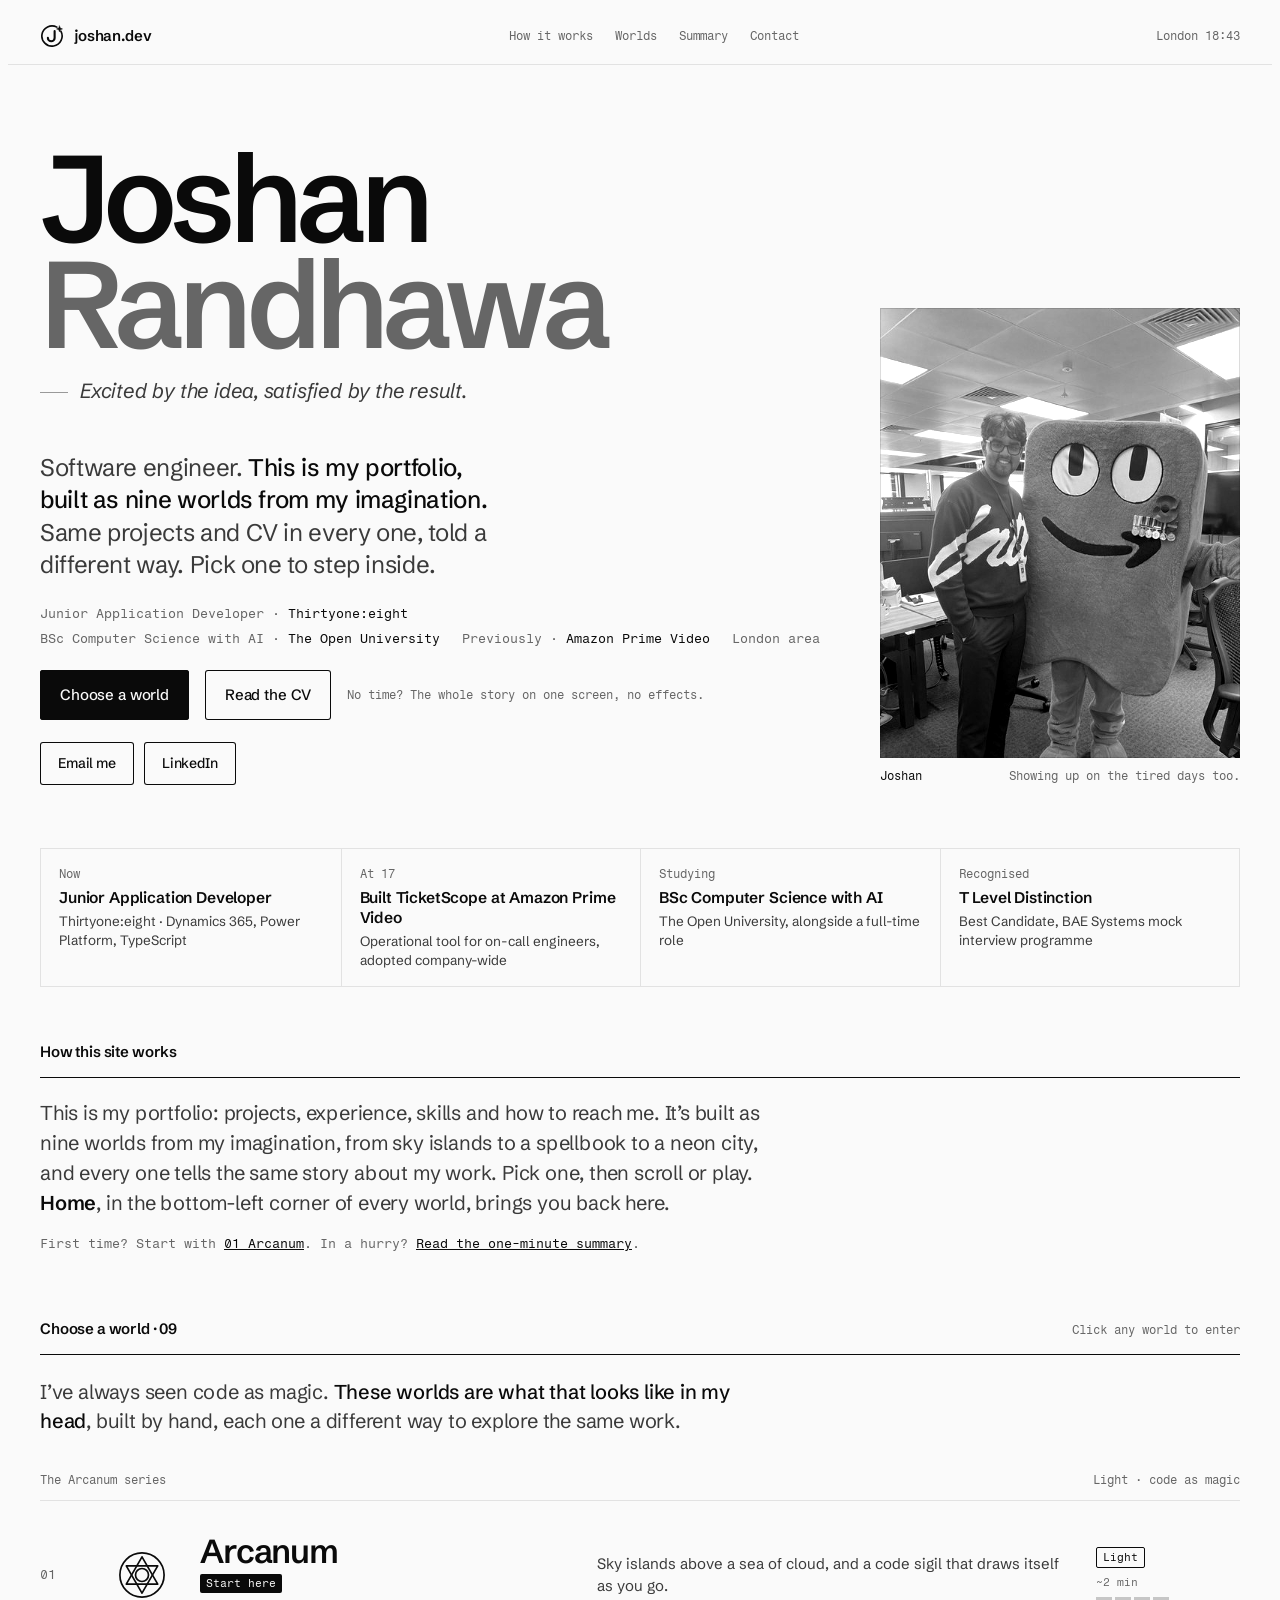
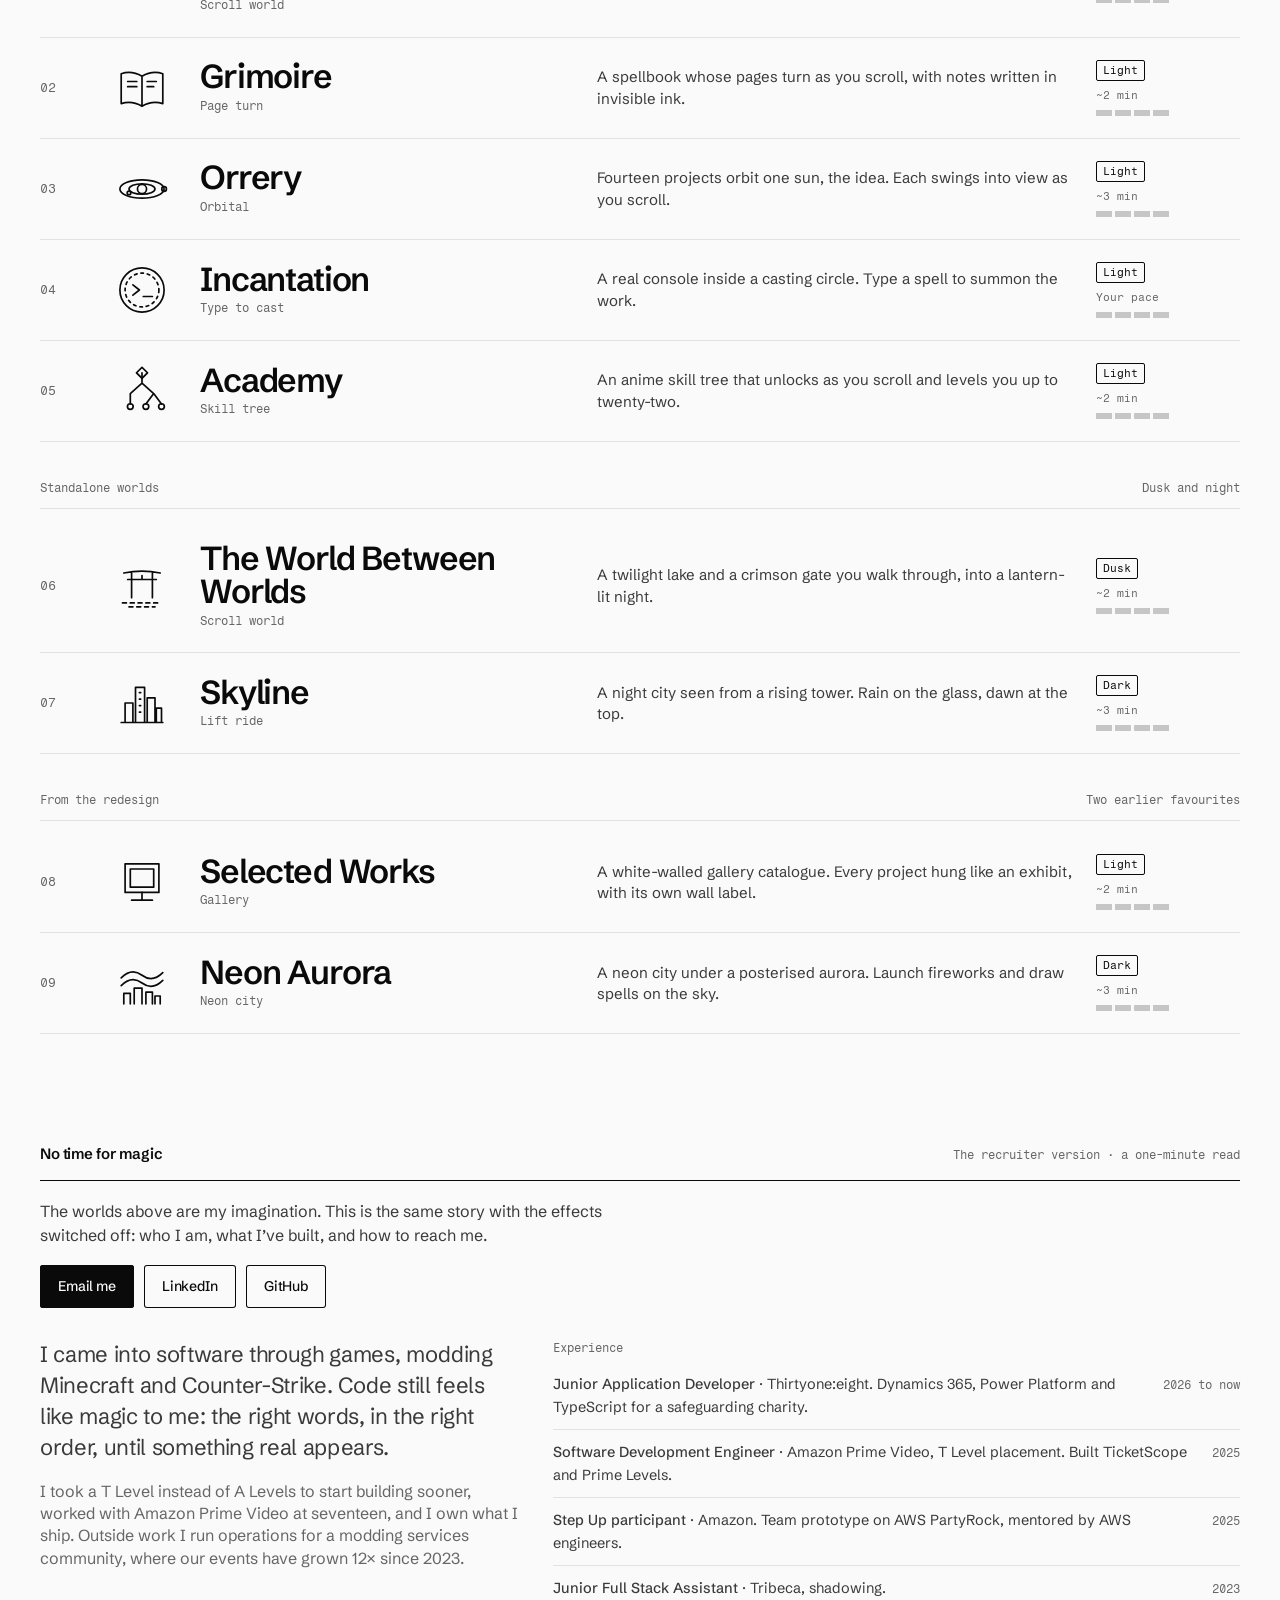
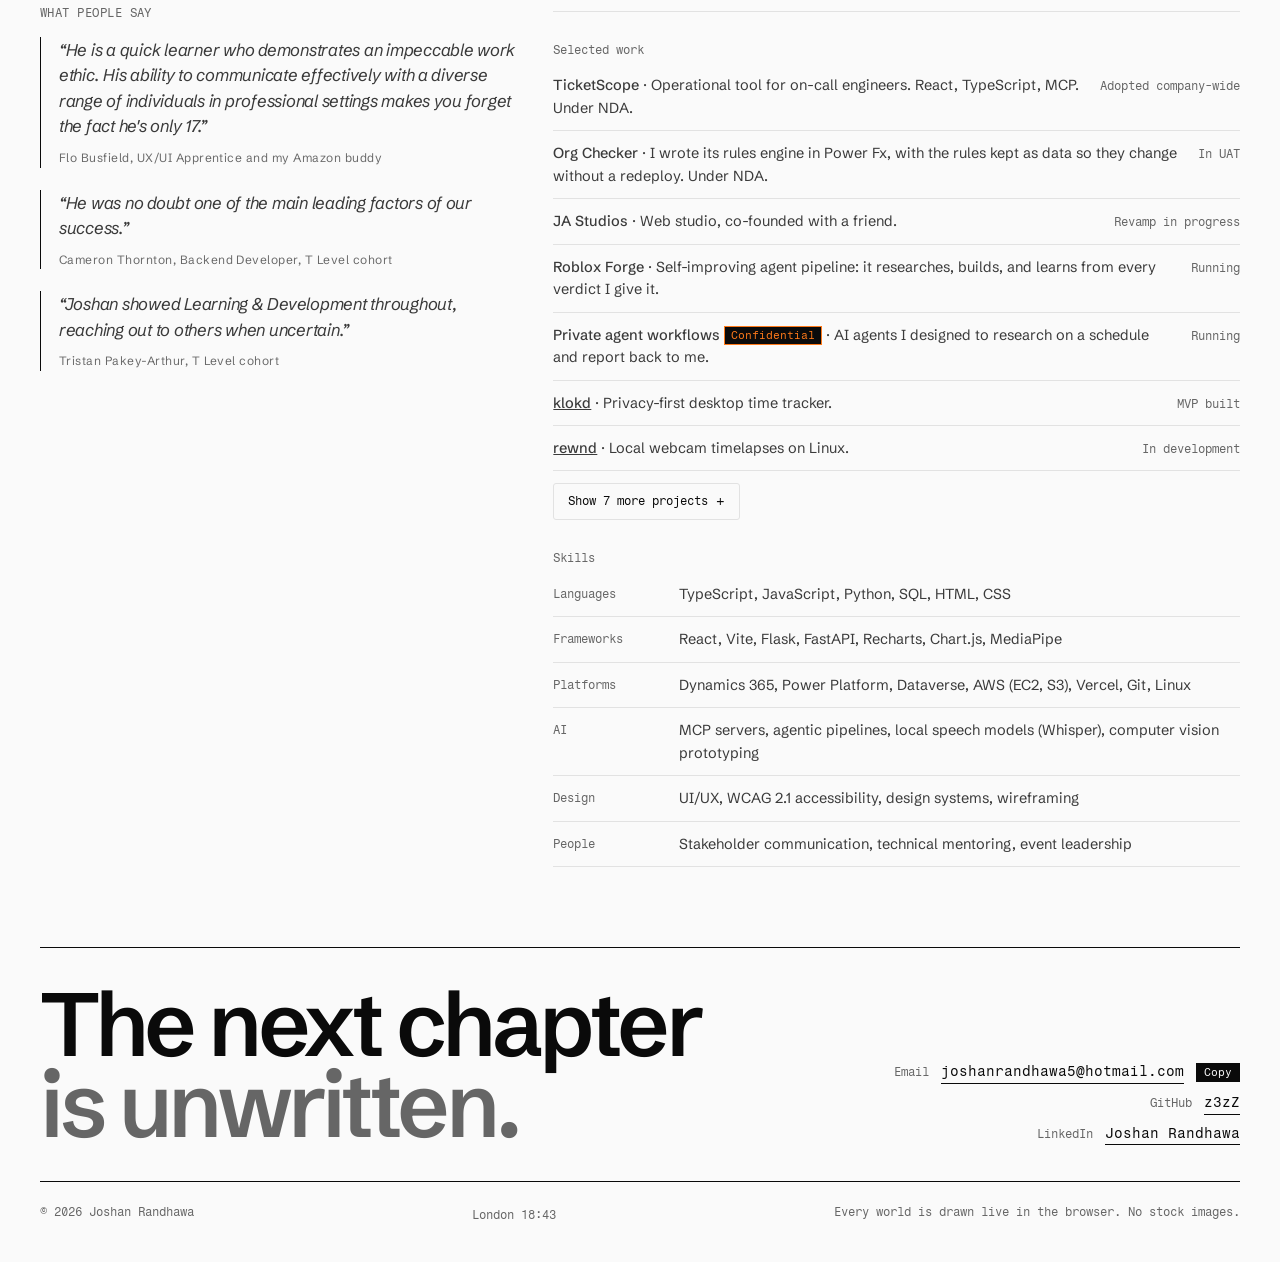
<file: index.html>
<!doctype html>
<html lang="en">
<head>
<meta charset="utf-8">
<meta name="viewport" content="width=device-width, initial-scale=1, viewport-fit=cover">
<title>Joshan Randhawa · Software engineer</title>
<link rel="canonical" href="https://www.joshan.dev/">
<meta name="theme-color" content="#fafafa" media="(prefers-color-scheme: light)">
<meta name="theme-color" content="#0a0a0a" media="(prefers-color-scheme: dark)">
<script type="application/ld+json">{"@context":"https://schema.org","@type":"Person","name":"Joshan Randhawa","url":"https://www.joshan.dev/","image":"https://www.joshan.dev/og/og.jpg","jobTitle":"Junior Application Developer","worksFor":{"@type":"Organization","name":"Thirtyone:eight"},"alumniOf":{"@type":"CollegeOrUniversity","name":"The Open University"},"address":{"@type":"PostalAddress","addressLocality":"London","addressCountry":"GB"},"sameAs":["https://github.com/z3zZ","https://www.linkedin.com/in/joshan-randhawa/"]}</script>
<link rel="apple-touch-icon" href="/apple-touch-icon.png">
<meta property="og:type" content="website">
<meta property="og:site_name" content="joshan.dev">
<meta property="og:title" content="Joshan Randhawa · Software engineer">
<meta property="og:description" content="The portfolio of Joshan Randhawa, software engineer in the London area. Nine interactive worlds, one story: pick one to explore the work.">
<meta property="og:url" content="https://www.joshan.dev/">
<meta property="og:image" content="https://www.joshan.dev/og/og.jpg?v=4">
<meta property="og:image:width" content="1200">
<meta property="og:image:height" content="630">
<meta property="og:image:alt" content="Joshan Randhawa · Software engineer">
<meta name="twitter:card" content="summary_large_image">
<meta name="twitter:title" content="Joshan Randhawa · Software engineer">
<meta name="twitter:description" content="The portfolio of Joshan Randhawa, software engineer in the London area. Nine interactive worlds, one story: pick one to explore the work.">
<meta name="twitter:image" content="https://www.joshan.dev/og/og.jpg?v=4">

<link rel="icon" type="image/svg+xml" href="data:image/svg+xml,%3Csvg%20xmlns%3D%22http%3A//www.w3.org/2000/svg%22%20viewBox%3D%220%200%2032%2032%22%3E%3Cstyle%3Eg%7Bstroke%3A%230a0a0a%7D.s%7Bfill%3A%230a0a0a%7D%40media%20%28prefers-color-scheme%3Adark%29%7Bg%7Bstroke%3A%23fafafa%7D.s%7Bfill%3A%23fafafa%7D%7D%3C/style%3E%3Cg%20fill%3D%22none%22%20stroke-linecap%3D%22round%22%20stroke-linejoin%3D%22round%22%20stroke-width%3D%222.6%22%3E%3Cpath%20d%3D%22M22.5%204.2A13.5%2013.5%200%201%200%2027.8%209.5%22%20stroke-width%3D%223.2%22/%3E%3Cpath%20d%3D%22M26%202.5l1.1%202.9%202.9%201.1-2.9%201.1-1.1%202.9-1.1-2.9-2.9-1.1%202.9-1.1z%22%20class%3D%22s%22%20stroke-width%3D%22.6%22/%3E%3Cpath%20d%3D%22M19.5%209.5V18.5a4.5%204.5%200%200%201-9%200%22%20stroke-width%3D%223.2%22/%3E%3C/g%3E%3C/svg%3E">
<meta name="claude:viewport-fit-sides" content="cover">
<meta name="description" content="The portfolio of Joshan Randhawa, software engineer. Nine interactive worlds telling one story, plus a one-screen summary.">
<link rel="preconnect" href="https://fonts.googleapis.com">
<link rel="preconnect" href="https://fonts.gstatic.com" crossorigin>
<link rel="stylesheet" href="https://fonts.googleapis.com/css2?family=Schibsted+Grotesk:wght@400;500;600;700&family=Fragment+Mono:ital@0;1&display=swap">
<style>
/* Layout: a monochrome index. Name, then seven numbered rows, one per world; each row inverts to black on hover and
   only then shows that world's colours. Below, a plain one-screen summary for anyone with no time for magic. */
:root{
  --paper:#fafafa;
  --ink:#0a0a0a;
  --ink-2:#3a3a3a;
  --mute:#666;
  --rule:#e2e2e2;
  --hover-bg:#0a0a0a;
  --hover-fg:#fafafa;
  --f-sans:"Schibsted Grotesk",ui-sans-serif,system-ui,-apple-system,"Segoe UI",Roboto,sans-serif;
  --f-mono:"Fragment Mono",ui-monospace,SFMono-Regular,Menlo,monospace;
  --gutter:max(20px, env(safe-area-inset-left, 0px));
  --gutter-r:max(20px, env(safe-area-inset-right, 0px));
  color-scheme:light;
}
@media (prefers-color-scheme:dark){:root:not([data-theme="light"]){--paper:#0a0a0a;--ink:#f2f2f2;--ink-2:#c4c4c4;--mute:#8a8a8a;--rule:#262626;--hover-bg:#f2f2f2;--hover-fg:#0a0a0a;color-scheme:dark}}
:root[data-theme="dark"]{--paper:#0a0a0a;--ink:#f2f2f2;--ink-2:#c4c4c4;--mute:#8a8a8a;--rule:#262626;--hover-bg:#f2f2f2;--hover-fg:#0a0a0a;color-scheme:dark}
*{box-sizing:border-box}
html{scroll-behavior:smooth}
body{background:var(--paper);color:var(--ink);font-family:var(--f-sans);font-size:16px;line-height:1.55;-webkit-font-smoothing:antialiased;overflow-x:hidden}
::selection{background:var(--ink);color:var(--paper)}
a{color:inherit}
:focus-visible{outline:2px solid var(--ink);outline-offset:3px}
.wrap{max-width:1240px;margin:0 auto;padding-left:var(--gutter);padding-right:var(--gutter-r)}
.mono{font-family:var(--f-mono)}

header.top{position:sticky;top:env(safe-area-inset-top,0px);z-index:20;background:color-mix(in srgb,var(--paper) 88%,transparent);backdrop-filter:blur(10px);border-bottom:1px solid var(--rule)}
body::before{content:"";position:fixed;inset:0 0 auto;height:env(safe-area-inset-top,0px);z-index:21;background:var(--paper)}
.bar{display:flex;align-items:center;justify-content:space-between;gap:16px;height:56px}
.mark{display:flex;align-items:center;gap:10px;text-decoration:none;font-weight:600;font-size:15px;letter-spacing:-.01em}
.mark i{width:24px;height:24px;color:var(--ink);display:block}.mark i svg{width:100%;height:100%;display:block}
.bar nav{display:flex;align-items:center;gap:22px}
.bar nav a{font-family:var(--f-mono);font-size:12px;color:var(--mute);text-decoration:none}
.bar nav a:hover{color:var(--ink)}
.clock{font-family:var(--f-mono);font-size:12px;color:var(--mute);font-variant-numeric:tabular-nums}
@media (max-width:560px){.clock{display:none}}

.hero{display:grid;grid-template-columns:minmax(0,1fr) minmax(240px,360px);gap:clamp(28px,4vw,64px);align-items:end;padding-block:clamp(48px,9vh,104px) clamp(40px,7vh,72px)}
.hero h1{margin:0;font-weight:600;font-size:clamp(54px,9.6vw,150px);line-height:.86;letter-spacing:-.055em}
.portrait{margin:0;position:relative}
.portrait .frame{position:relative;aspect-ratio:4/5;max-width:100%;overflow:hidden;background:var(--rule)}
.portrait img{display:block;width:100%;height:100%;object-fit:cover;object-position:60% 45%;filter:grayscale(1) contrast(1.08) brightness(1.12);transition:filter .4s}
.portrait:hover img,.portrait.is-colour img{filter:none}
.portrait .frame::after{content:"";position:absolute;inset:0;box-shadow:inset 0 0 0 1px color-mix(in srgb,var(--ink) 14%,transparent);pointer-events:none}
.portrait figcaption{display:flex;justify-content:space-between;gap:12px;margin-top:10px;font-family:var(--f-mono);font-size:11.5px;color:var(--mute)}
.portrait figcaption b{color:var(--ink);font-weight:500}
html,body{overflow-x:clip}
/* phones and small tablets: keep the name and portrait side by side, details below */
@media (max-width:860px){
  .hero{grid-template-columns:minmax(0,1fr) minmax(0,40%);gap:14px 18px;align-items:end;padding-block:clamp(24px,5vh,48px) clamp(28px,5vh,48px)}
  .hero>div{display:contents}
  .hero h1{grid-column:1;grid-row:1;font-size:clamp(34px,10.2vw,80px)}
  .hero .sig{grid-column:1;grid-row:2;margin:0;font-size:clamp(14px,3.8vw,19px)}
  .hero .sig::before{width:16px;margin-right:8px}
  .portrait{grid-column:2;grid-row:1/3;align-self:end}
  .portrait .frame{aspect-ratio:3/4}
  .portrait figcaption{display:none}
  .hero-row{grid-column:1/-1;grid-row:3;margin-top:14px;gap:18px}
}
.hero h1 span{display:block}
.sig{margin:18px 0 0;font-size:clamp(17px,1.6vw,21px);font-style:italic;letter-spacing:-.01em;color:var(--ink-2)}
.sig::before{content:"";display:inline-block;width:28px;height:1px;background:currentColor;vertical-align:middle;margin-right:12px;opacity:.5}
.cta{display:flex;flex-wrap:wrap;align-items:center;gap:10px 16px}
.btn{display:inline-flex;align-items:center;gap:10px;padding:13px 20px;background:var(--ink);color:var(--paper);text-decoration:none;font-weight:500;font-size:15px;letter-spacing:-.01em;border-radius:3px;box-shadow:inset 0 0 0 1px var(--ink)}
.btn:hover{background:transparent;color:var(--ink)}
.btn:focus-visible{outline:2px solid var(--ink);outline-offset:3px}
.cta>span{font-family:var(--f-mono);font-size:12px;color:var(--mute)}
.hero h1 span:last-child{color:var(--mute)}
.hero-row{display:grid;gap:22px;margin-top:clamp(28px,5vh,48px)}
.hero p.lead{margin:0;font-size:clamp(19px,1.9vw,24px);line-height:1.35;letter-spacing:-.015em;max-width:30ch;color:var(--ink-2)}
.hero p.lead b{color:var(--ink);font-weight:500}
.facts{list-style:none;margin:0;padding:0;font-family:var(--f-mono);font-size:12.5px;color:var(--mute);display:flex;flex-wrap:wrap;gap:6px 22px}
.facts li span{color:var(--ink)}

.head{display:flex;align-items:baseline;justify-content:space-between;gap:16px;padding-bottom:14px;border-bottom:1px solid var(--ink)}
.head h2{margin:0;font-weight:600;font-size:15px;letter-spacing:-.01em}
.head p{margin:0;font-family:var(--f-mono);font-size:12px;color:var(--mute)}
.head kbd{font-family:var(--f-mono);font-size:11px;border:1px solid var(--rule);padding:1px 5px;color:var(--ink)}
@media (max-width:640px){.head p{display:none}}

.worlds{list-style:none;margin:0;padding:0}
.world a{position:relative;display:grid;grid-template-columns:56px 64px minmax(0,1.1fr) minmax(0,1.4fr) 128px;gap:20px;align-items:center;padding:22px 16px 22px 0;border-bottom:1px solid var(--rule);text-decoration:none;color:var(--ink);isolation:isolate}
.world a::before{content:"";position:absolute;inset:0 calc(-1 * var(--gutter-r)) 0 calc(-1 * var(--gutter));z-index:-1;background:var(--hover-bg);opacity:0}
.world a:hover,.world a:focus-visible{color:var(--hover-fg);outline:none}
.world a:hover::before,.world a:focus-visible::before{opacity:1}
.n{font-family:var(--f-mono);font-size:13px;color:var(--mute);font-variant-numeric:tabular-nums}
.world a:hover .n,.world a:focus-visible .n{color:inherit}
.ic{width:52px;height:52px}
.ic svg{width:100%;height:100%;fill:none;stroke:currentColor;stroke-width:1.3;stroke-linecap:round;stroke-linejoin:round}
.nm{display:flex;flex-direction:column;gap:4px;min-width:0}
.nm b{font-weight:600;font-size:clamp(24px,2.6vw,36px);line-height:1;letter-spacing:-.035em}
.nm small{font-family:var(--f-mono);font-size:11.5px;color:var(--mute)}
.world a:hover .nm small,.world a:focus-visible .nm small{color:inherit;opacity:.65}
.ds{margin:0;font-size:15px;line-height:1.45;color:var(--ink-2)}
.world a:hover .ds,.world a:focus-visible .ds{color:inherit;opacity:.8}
.tags{display:flex;flex-direction:column;align-items:flex-start;gap:6px}
.mode{font-family:var(--f-mono);font-size:11px;padding:1px 6px;border:1px solid currentColor;border-radius:2px}
.sw{display:flex;gap:3px;height:6px}
.sw i{width:16px;height:6px;background:var(--mute);opacity:.35}
.world a:hover .sw i,.world a:focus-visible .sw i{background:var(--c);opacity:1}
.series{padding:26px 0 10px;font-family:var(--f-mono);font-size:11.5px;color:var(--mute);border-bottom:1px solid var(--rule);display:flex;justify-content:space-between}
@media (max-width:980px){.world a{grid-template-columns:40px 48px minmax(0,1fr);row-gap:10px}.ic{width:42px;height:42px}.ds{grid-column:3/4;grid-row:2}.tags{grid-column:3/4;grid-row:3;flex-direction:row;align-items:center}}
@media (max-width:480px){.world a{grid-template-columns:32px minmax(0,1fr);gap:12px}.ic{display:none}.ds,.tags{grid-column:2/3}}

.plain{padding-block:clamp(64px,12vh,120px) 40px}
.plain .grid{display:grid;grid-template-columns:repeat(12,minmax(0,1fr));gap:28px 32px;margin-top:32px}
.plain .intro{grid-column:span 5}
.plain .intro p{margin:0;font-size:clamp(19px,1.8vw,22px);line-height:1.4;letter-spacing:-.015em;color:var(--ink-2)}
.plain .intro p+p{margin-top:16px;font-size:16px;color:var(--mute);letter-spacing:0}
.col{grid-column:span 7}
.blk+.blk{margin-top:30px}
.blk h3{margin:0 0 4px;font-family:var(--f-mono);font-size:11.5px;font-weight:400;color:var(--mute)}
.rows{list-style:none;margin:0;padding:0}
.skills{margin:0}.skills div{display:grid;grid-template-columns:110px minmax(0,1fr);gap:16px;padding:11px 0;border-bottom:1px solid var(--rule)}.skills dt{font-family:var(--f-mono);font-size:12px;color:var(--mute);padding-top:2px}.skills dd{margin:0;font-size:14.5px;color:var(--ink-2)}
@media (max-width:520px){.skills div{grid-template-columns:1fr;gap:4px}}
.rows li{display:grid;grid-template-columns:minmax(0,1fr) auto;gap:16px;padding:11px 0;border-bottom:1px solid var(--rule);align-items:baseline}
.rows b{font-weight:500}
.cf-tag{font-style:normal;font-family:var(--f-mono);font-size:11px;background:#0b0b0b;color:#ff7a1a;padding:2px 6px;border:1px solid #ff7a1a;vertical-align:1px}
.rows span{color:var(--ink-2);font-size:14.5px}
.rows em{font-style:normal;font-family:var(--f-mono);font-size:12px;color:var(--mute);white-space:nowrap;text-align:right}
@media (max-width:860px){.plain .intro,.col{grid-column:1/-1}}
@media (max-width:520px){.rows li{grid-template-columns:1fr}.rows em{text-align:left}}

.contact{padding-block:40px 0}
.big{display:grid;grid-template-columns:minmax(0,1fr) auto;gap:24px;align-items:end;padding:36px 0;border-top:1px solid var(--ink);border-bottom:1px solid var(--ink)}
.big h2{margin:0;font-weight:600;font-size:clamp(40px,7vw,104px);line-height:.9;letter-spacing:-.05em}
.big h2 span{color:var(--mute)}
.links{list-style:none;margin:0;padding:0;display:grid;gap:8px;font-family:var(--f-mono);font-size:14px;justify-items:end}
.links li{display:flex;gap:12px;align-items:baseline}
.links .l{color:var(--mute);font-size:11.5px}
.links a,.links .v{text-decoration:none;border-bottom:1px solid var(--ink);user-select:all;overflow-wrap:anywhere}
.copy{font-family:var(--f-mono);font-size:11px;color:var(--paper);background:var(--ink);border:0;padding:3px 8px;cursor:pointer}
@media (max-width:760px){.big{grid-template-columns:1fr}.links{justify-items:start}}
footer{display:flex;justify-content:space-between;gap:16px;flex-wrap:wrap;padding-block:22px calc(env(safe-area-inset-bottom,0px) + 28px);font-family:var(--f-mono);font-size:11.5px;color:var(--mute)}

/* cursor label that follows the pointer over the list */
.peek{position:fixed;left:0;top:0;z-index:30;pointer-events:none;padding:5px 9px;background:var(--paper);color:var(--ink);font-family:var(--f-mono);font-size:11px;opacity:0;transform:translate(16px,18px);transition:opacity .2s;white-space:nowrap}
.peek.on{opacity:1}
@media (hover:none){.peek{display:none}}
@media (prefers-reduced-motion:reduce){html{scroll-behavior:auto}.portrait img{transition:none}}
.flo+.flo{margin-top:20px}.plain .intro .flo p{font-size:17px;line-height:1.5;color:var(--ink-2);margin:0}.flo{margin:28px 0 0;padding-left:18px;border-left:1px solid currentColor}.flo p{font-style:italic;margin:0}.flo cite{display:block;margin-top:10px;font-style:normal;font-size:12px;opacity:.6;letter-spacing:.04em}
.btn.ghost{background:transparent;color:var(--ink)}.btn.ghost:hover{background:var(--ink);color:var(--paper)}
.how{padding-block:8px clamp(40px,7vh,64px)}
.how-p{margin:20px 0 0;max-width:62ch;font-size:clamp(17px,1.6vw,20px);line-height:1.5;letter-spacing:-.01em;color:var(--ink-2)}
.how-p b{color:var(--ink);font-weight:600}
.hurry{margin:16px 0 0;font-family:var(--f-mono);font-size:12.5px;color:var(--mute)}
.hurry a{color:var(--ink)}
.k-touch{display:none}
@media (hover:none){.k-touch{display:inline}.k-key{display:none}}
@media (max-width:640px){.head p{display:block}.head p .k-key{display:none}.head p .k-touch{display:inline}}
@media (max-width:480px){.bar nav{gap:14px}.bar nav a[href="#worlds"]{display:none}}
.bar nav a{white-space:nowrap}
.plain-lede{margin:18px 0 0;max-width:60ch;font-size:16px;line-height:1.5;color:var(--ink-2)}
.glance{list-style:none;margin:24px 0 0;padding:0;display:grid;grid-template-columns:repeat(4,minmax(0,1fr));border:1px solid var(--rule)}
.glance li{padding:16px 18px;display:grid;gap:4px;align-content:start}
.glance li+li{border-left:1px solid var(--rule)}
.glance em{font-style:normal;font-family:var(--f-mono);font-size:12px;color:var(--mute)}
.glance b{font-weight:600;font-size:15.5px;line-height:1.3;letter-spacing:-.01em}
.glance span{font-size:13.5px;line-height:1.4;color:var(--ink-2)}
@media (max-width:900px){.glance{grid-template-columns:1fr 1fr}.glance li:nth-child(3){border-left:0}.glance li:nth-child(n+3){border-top:1px solid var(--rule)}}
@media (max-width:420px){.glance li{padding:13px 12px}.glance b{font-size:14.5px}.glance span{font-size:12.5px}}
.act{display:flex;flex-wrap:wrap;gap:10px;margin-top:18px}
.act .btn{padding:11px 18px;font-size:14px}
.more{margin-top:0}
.more summary{list-style:none;cursor:pointer;display:inline-flex;align-items:center;gap:8px;margin-top:12px;padding:8px 14px;border:1px solid var(--rule);border-radius:3px;font-family:var(--f-mono);font-size:12px;color:var(--ink)}
.more summary::-webkit-details-marker{display:none}
.more summary::after{content:"+";font-size:14px;line-height:1}
.more[open] summary::after{content:"−"}
.more .m-close,.more[open] .m-open{display:none}.more[open] .m-close{display:inline}
.more[open] summary{margin-bottom:4px}
.quotes{margin-top:36px}
@media (min-width:761px){.intro .qrow{grid-template-columns:1fr;gap:22px}}
.quotes h3{margin:0 0 14px;font-family:var(--f-mono);font-size:11.5px;font-weight:400;color:var(--mute);text-transform:uppercase;letter-spacing:.04em}
.qrow{display:grid;grid-template-columns:repeat(3,minmax(0,1fr));gap:28px}
.qrow .flo{margin:0}.qrow .flo+.flo{margin-top:0}.qrow .flo p{font-size:15px;line-height:1.5;color:var(--ink-2)}
@media (max-width:760px){.qrow{display:flex;gap:14px;overflow-x:auto;scroll-snap-type:x mandatory;scrollbar-width:none;margin-inline:calc(-1 * var(--gutter)) calc(-1 * var(--gutter-r));padding:0 var(--gutter-r) 6px var(--gutter);scroll-padding-inline:var(--gutter)}.qrow::-webkit-scrollbar{display:none}.qrow .flo{flex:0 0 82%;scroll-snap-align:start}}
.len{font-family:var(--f-mono);font-size:11px;color:var(--mute);white-space:nowrap}
.world a:hover .len,.world a:focus-visible .len{color:inherit;opacity:.75}
.start{font-family:var(--f-mono);font-size:11px;padding:1px 6px;border-radius:2px;background:var(--ink);color:var(--paper);vertical-align:3px;margin-left:8px;white-space:nowrap}
.world a:hover .start,.world a:focus-visible .start{background:var(--hover-fg);color:var(--hover-bg)}
.why{margin:22px 0 4px;max-width:58ch;font-size:clamp(17px,1.6vw,20px);line-height:1.45;letter-spacing:-.01em;color:var(--ink-2)}
.why b{color:var(--ink);font-weight:500}
@media (max-width:520px){.rows.tight li{grid-template-columns:minmax(0,1fr) auto}.rows.tight em{text-align:right}.skills div{padding:9px 0}}
.nm .start{display:inline-block;width:max-content;align-self:flex-start;margin:2px 0 0;vertical-align:0}
.reach{display:flex;flex-wrap:wrap;gap:10px}
.reach .btn{padding:11px 18px;font-size:14px}
.atglance{padding-bottom:clamp(28px,5vh,48px)}
.atglance .glance{margin-top:0}
button.clock{appearance:none;background:none;border:0;padding:4px 0;cursor:pointer}
button.clock.sw{color:var(--ink)}
</style>
</head>
<body>

<header class="top">
  <div class="wrap bar">
    <a class="mark" href="#top"><i aria-hidden="true"><svg viewBox="0 0 32 32" fill="none" stroke="currentColor" stroke-linecap="round" stroke-linejoin="round"><path d="M22.5 4.2A13.5 13.5 0 1 0 27.8 9.5" stroke-width="2.2"/><path d="M26 2.5l1.1 2.9 2.9 1.1-2.9 1.1-1.1 2.9-1.1-2.9-2.9-1.1 2.9-1.1z" fill="currentColor" stroke-width=".6"/><path d="M19.5 9.5V18.5a4.5 4.5 0 0 1-9 0" stroke-width="2.8"/></svg></i>joshan.dev</a>
    <nav aria-label="Sections"><a href="#how">How it works</a><a href="#worlds">Worlds</a><a href="#plain">Summary</a><a href="#contact">Contact</a></nav>
    <button class="clock" type="button" title="Click for a stopwatch">London --:--</button>
  </div>
</header>

<main id="top">
  <section class="wrap hero" aria-label="Introduction">
    <div>
    <h1><span>Joshan</span><span>Randhawa</span></h1>
    <p class="sig">Excited by the idea, satisfied by the result.</p>
    <div class="hero-row">
      <p class="lead">Software engineer. <b>This is my portfolio, built as nine worlds from my imagination.</b> Same projects and CV in every one, told a different way. Pick one to step inside.</p>
      <ul class="facts">
        <li>Junior Application Developer · <span>Thirtyone:eight</span></li>
        <li>BSc Computer Science with AI · <span>The Open University</span></li>
        <li>Previously · <span>Amazon Prime Video</span></li>
        <li>London area</li>
      </ul>
      <div class="cta"><a class="btn" href="#worlds">Choose a world</a><a class="btn ghost" href="#plain">Read the CV</a><span>No time? The whole story on one screen, no effects.</span></div>
      <div class="reach"><a class="btn ghost" href="mailto:joshanrandhawa5@hotmail.com">Email me</a><a class="btn ghost" href="https://www.linkedin.com/in/joshan-randhawa/" target="_blank" rel="noopener">LinkedIn</a></div>
    </div>
    </div>
    <figure class="portrait">
      <div class="frame"><img src="img/portrait-720.jpg" srcset="img/portrait-480.jpg 480w, img/portrait-720.jpg 720w, img/portrait.jpg 900w" sizes="(max-width:860px) 40vw, 360px" fetchpriority="high" decoding="async" alt="Joshan smiling in an office, wearing a navy jumper and lanyard, standing next to a tall orange mascot costume" width="900" height="1125"></div>
      <figcaption><b>Joshan</b><span>Showing up on the tired days too.</span></figcaption>
    </figure>
  </section>

  <section class="wrap atglance" aria-label="At a glance">
    <ul class="glance">
      <li><em>Now</em><b>Junior Application Developer</b><span>Thirtyone:eight · Dynamics 365, Power Platform, TypeScript</span></li>
      <li><em>At 17</em><b>Built TicketScope at Amazon Prime Video</b><span>Operational tool for on-call engineers, adopted company-wide</span></li>
      <li><em>Studying</em><b>BSc Computer Science with AI</b><span>The Open University, alongside a full-time role</span></li>
      <li><em>Recognised</em><b>T Level Distinction</b><span>Best Candidate, BAE Systems mock interview programme</span></li>
    </ul>
  </section>

  <section class="wrap how" id="how" aria-labelledby="how-h">
    <div class="head"><h2 id="how-h">How this site works</h2></div>
    <p class="how-p">This is my portfolio: projects, experience, skills and how to reach me. It&rsquo;s built as nine worlds from my imagination, from sky islands to a spellbook to a neon city, and every one tells the same story about my work. Pick one, then scroll or play. <b>Home</b>, in the bottom-left corner of every world, brings you back here.</p>
    <p class="hurry">First time? Start with <a href="arcanum.html">01 Arcanum</a>. In a hurry? <a href="#plain">Read the one-minute summary</a>.</p>
  </section>

  <section class="wrap" id="worlds" aria-labelledby="worlds-h">
    <div class="head"><h2 id="worlds-h">Choose a world · 09</h2><p><span class="k-touch">Tap any world to enter</span><span class="k-key">Click any world to enter</span></p></div>
    <p class="why">I&rsquo;ve always seen code as magic. <b>These worlds are what that looks like in my head</b>, built by hand, each one a different way to explore the same work.</p>
    <p class="series"><span>The Arcanum series</span><span>Light · code as magic</span></p>
    <ol class="worlds">
      <li class="world"><a href="arcanum.html" data-k="1" data-peek="Enter Arcanum">
        <span class="n">01</span>
        <span class="ic" aria-hidden="true"><svg viewBox="0 0 40 40"><circle cx="20" cy="20" r="17"/><g class="sp"><path d="M20 6 L32.1 27 L7.9 27 Z"/><path d="M20 34 L7.9 13 L32.1 13 Z"/></g><circle cx="20" cy="20" r="5"/></svg></span>
        <span class="nm"><b>Arcanum</b><span class="start">Start here</span><small>Scroll world</small></span>
        <p class="ds">Sky islands above a sea of cloud, and a code sigil that draws itself as you go.</p>
        <span class="tags"><span class="mode">Light</span><span class="len">~2 min</span><span class="sw" aria-hidden="true"><i style="--c:#2d5bff"></i><i style="--c:#0e9a90"></i><i style="--c:#d98d0b"></i><i style="--c:#df3f66"></i></span></span></a></li>
      <li class="world"><a href="grimoire.html" data-k="2" data-peek="Open the book">
        <span class="n">02</span>
        <span class="ic" aria-hidden="true"><svg viewBox="0 0 40 40"><path d="M4 9 C10 7 15 8 20 11 C25 8 30 7 36 9 V32 C30 30 25 31 20 34 C15 31 10 30 4 32 Z M20 11 V34"/><g class="sp"><path d="M9 15 h7 M9 19 h7 M24 15 h7 M24 19 h5"/></g></svg></span>
        <span class="nm"><b>Grimoire</b><small>Page turn</small></span>
        <p class="ds">A spellbook whose pages turn as you scroll, with notes written in invisible ink.</p>
        <span class="tags"><span class="mode">Light</span><span class="len">~2 min</span><span class="sw" aria-hidden="true"><i style="--c:#1d2a6e"></i><i style="--c:#a87a22"></i><i style="--c:#f3ead6"></i><i style="--c:#b8392b"></i></span></span></a></li>
      <li class="world"><a href="orrery.html" data-k="3" data-peek="Set it in motion">
        <span class="n">03</span>
        <span class="ic" aria-hidden="true"><svg viewBox="0 0 40 40"><ellipse cx="20" cy="20" rx="17" ry="7"/><ellipse cx="20" cy="20" rx="10" ry="4"/><circle cx="20" cy="20" r="3.5"/><g class="sp"><circle cx="37" cy="20" r="1.8"/><circle cx="10" cy="23" r="1.4"/></g></svg></span>
        <span class="nm"><b>Orrery</b><small>Orbital</small></span>
        <p class="ds">Fourteen projects orbit one sun, the idea. Each swings into view as you scroll.</p>
        <span class="tags"><span class="mode">Light</span><span class="len">~3 min</span><span class="sw" aria-hidden="true"><i style="--c:#14213d"></i><i style="--c:#a8761e"></i><i style="--c:#e3c27a"></i><i style="--c:#3563e9"></i></span></span></a></li>
      <li class="world"><a href="incantation.html" data-k="4" data-peek="Start casting">
        <span class="n">04</span>
        <span class="ic" aria-hidden="true"><svg viewBox="0 0 40 40"><circle cx="20" cy="20" r="17"/><circle cx="20" cy="20" r="13" stroke-dasharray="2 3" class="sp"/><path d="M13 16 L18 20 L13 24 M21 25 H28"/></svg></span>
        <span class="nm"><b>Incantation</b><small>Type to cast</small></span>
        <p class="ds">A real console inside a casting circle. Type a spell to summon the work.</p>
        <span class="tags"><span class="mode">Light</span><span class="len">Your pace</span><span class="sw" aria-hidden="true"><i style="--c:#6b3cff"></i><i style="--c:#f0478f"></i><i style="--c:#10b48a"></i><i style="--c:#ff9f43"></i></span></span></a></li>
      <li class="world"><a href="academy.html" data-k="5" data-peek="Start the run">
        <span class="n">05</span>
        <span class="ic" aria-hidden="true"><svg viewBox="0 0 40 40"><path d="M20 6 V14 M20 14 L11 22 M20 14 L29 22 M11 22 V30 M29 22 L23 30 M29 22 L35 30"/><g class="sp"><rect x="17" y="3" width="6" height="6" transform="rotate(45 20 6)"/></g><circle cx="11" cy="32" r="2.2"/><circle cx="23" cy="32" r="2.2"/><circle cx="35" cy="32" r="2.2"/></svg></span>
        <span class="nm"><b>Academy</b><small>Skill tree</small></span>
        <p class="ds">An anime skill tree that unlocks as you scroll and levels you up to twenty-two.</p>
        <span class="tags"><span class="mode">Light</span><span class="len">~2 min</span><span class="sw" aria-hidden="true"><i style="--c:#ff6f9f"></i><i style="--c:#f5a623"></i><i style="--c:#4fb6f5"></i><i style="--c:#8a6bff"></i></span></span></a></li>
    </ol>
    <p class="series"><span>Standalone worlds</span><span>Dusk and night</span></p>
    <ol class="worlds" start="6">
      <li class="world"><a href="between.html" data-k="6" data-peek="Walk the path">
        <span class="n">06</span>
        <span class="ic" aria-hidden="true"><svg viewBox="0 0 40 40"><path d="M6 10 Q20 7 34 10 M9 15 H31 M12 10 V29 M28 10 V29 M20 15 V12"/><g class="sp"><path d="M5 33 H35 M10 36 H30" stroke-dasharray="3 3"/></g></svg></span>
        <span class="nm"><b>The World Between Worlds</b><small>Scroll world</small></span>
        <p class="ds">A twilight lake and a crimson gate you walk through, into a lantern-lit night.</p>
        <span class="tags"><span class="mode">Dusk</span><span class="len">~2 min</span><span class="sw" aria-hidden="true"><i style="--c:#a3392a"></i><i style="--c:#c9a35b"></i><i style="--c:#8fae9f"></i><i style="--c:#0a0d11"></i></span></span></a></li>
      <li class="world"><a href="skyline.html" data-k="7" data-peek="Take the lift">
        <span class="n">07</span>
        <span class="ic" aria-hidden="true"><svg viewBox="0 0 40 40"><path d="M4 35 H36 M7 35 V20 H13 V35 M15 35 V8 H22 V35 M24 35 V16 H30 V35 M31 35 V24 H35 V35"/><g class="sp"><path d="M18 12 h1 M18 17 h1 M18 22 h1 M18 27 h1"/></g></svg></span>
        <span class="nm"><b>Skyline</b><small>Lift ride</small></span>
        <p class="ds">A night city seen from a rising tower. Rain on the glass, dawn at the top.</p>
        <span class="tags"><span class="mode">Dark</span><span class="len">~3 min</span><span class="sw" aria-hidden="true"><i style="--c:#f2a541"></i><i style="--c:#ff4a3d"></i><i style="--c:#8a95a5"></i><i style="--c:#07090d"></i></span></span></a></li>
    </ol>
    <p class="series"><span>From the redesign</span><span>Two earlier favourites</span></p>
    <ol class="worlds" start="8">
      <li class="world"><a href="selected-works.html" data-k="8" data-peek="Visit the gallery">
        <span class="n">08</span>
        <span class="ic" aria-hidden="true"><svg viewBox="0 0 40 40"><rect x="7" y="6" width="26" height="22"/><rect x="11" y="10" width="18" height="14" class="sp"/><path d="M12 34 H28 M20 28 V34"/></svg></span>
        <span class="nm"><b>Selected Works</b><small>Gallery</small></span>
        <p class="ds">A white-walled gallery catalogue. Every project hung like an exhibit, with its own wall label.</p>
        <span class="tags"><span class="mode">Light</span><span class="len">~2 min</span><span class="sw" aria-hidden="true"><i style="--c:#0a0a0a"></i><i style="--c:#6d6d6d"></i><i style="--c:#c8f135"></i><i style="--c:#b4ef3a"></i></span></span></a></li>
      <li class="world"><a href="neon-aurora.html" data-k="9" data-peek="Light the sky">
        <span class="n">09</span>
        <span class="ic" aria-hidden="true"><svg viewBox="0 0 40 40"><g class="sp"><path d="M4 16 Q12 8 20 14 T36 12" /><path d="M4 22 Q12 14 20 20 T36 18"/></g><path d="M6 36 V28 H11 V36 M14 36 V24 H20 V36 M23 36 V27 H28 V36 M30 36 V30 H34 V36"/></svg></span>
        <span class="nm"><b>Neon Aurora</b><small>Neon city</small></span>
        <p class="ds">A neon city under a posterised aurora. Launch fireworks and draw spells on the sky.</p>
        <span class="tags"><span class="mode">Dark</span><span class="len">~3 min</span><span class="sw" aria-hidden="true"><i style="--c:#ff2bd6"></i><i style="--c:#00e5ff"></i><i style="--c:#ffe600"></i><i style="--c:#00f5a0"></i></span></span></a></li>
    </ol>
  </section>

  <section class="wrap plain" id="plain" aria-labelledby="plain-h">
    <div class="head"><h2 id="plain-h">No time for magic</h2><p>The recruiter version · a one-minute read</p></div>
    <p class="plain-lede">The worlds above are my imagination. This is the same story with the effects switched off: who I am, what I&rsquo;ve built, and how to reach me.</p>
    <div class="act"><a class="btn" href="mailto:joshanrandhawa5@hotmail.com">Email me</a><a class="btn ghost" href="https://www.linkedin.com/in/joshan-randhawa/" target="_blank" rel="noopener">LinkedIn</a><a class="btn ghost" href="https://github.com/z3zZ" target="_blank" rel="noopener">GitHub</a></div>
    <div class="grid">
      <div class="intro">
        <p>I came into software through games, modding Minecraft and Counter-Strike. Code still feels like magic to me: the right words, in the right order, until something real appears.</p>
        <p>I took a T Level instead of A Levels to start building sooner, worked with Amazon Prime Video at seventeen, and I own what I ship. Outside work I run operations for a modding services community, where our events have grown 12× since 2023.</p>
        <div class="quotes"><h3>What people say</h3><div class="qrow">
      <blockquote class="flo"><p>“He is a quick learner who demonstrates an impeccable work ethic. His ability to communicate effectively with a diverse range of individuals in professional settings makes you forget the fact he's only 17.”</p><cite>Flo Busfield, UX/UI Apprentice and my Amazon buddy</cite></blockquote>
      <blockquote class="flo"><p>“He was no doubt one of the main leading factors of our success.”</p><cite>Cameron Thornton, Backend Developer, T Level cohort</cite></blockquote>
      <blockquote class="flo"><p>“Joshan showed Learning &amp; Development throughout, reaching out to others when uncertain.”</p><cite>Tristan Pakey-Arthur, T Level cohort</cite></blockquote>
    </div></div>
      </div>
      <div class="col">
        <div class="blk"><h3>Experience</h3><ul class="rows tight">
          <li><span><b>Junior Application Developer</b> · Thirtyone:eight. Dynamics 365, Power Platform and TypeScript for a safeguarding charity.</span><em>2026 to now</em></li>
          <li><span><b>Software Development Engineer</b> · Amazon Prime Video, T Level placement. Built TicketScope and Prime Levels.</span><em>2025</em></li>
          <li><span><b>Step Up participant</b> · Amazon. Team prototype on AWS PartyRock, mentored by AWS engineers.</span><em>2025</em></li>
          <li><span><b>Junior Full Stack Assistant</b> · Tribeca, shadowing.</span><em>2023</em></li>
        </ul></div>
        <div class="blk"><h3>Selected work</h3><ul class="rows">
          <li><span><b>TicketScope</b> · Operational tool for on-call engineers. React, TypeScript, MCP. Under NDA.</span><em>Adopted company-wide</em></li>
          <li><span><b>Org Checker</b> · I wrote its rules engine in Power Fx, with the rules kept as data so they change without a redeploy. Under NDA.</span><em>In UAT</em></li>
          <li><span><b>JA Studios</b> · Web studio, co-founded with a friend.</span><em>Revamp in progress</em></li>
          <li><span><b>Roblox Forge</b> · Self-improving agent pipeline: it researches, builds, and learns from every verdict I give it.</span><em>Running</em></li>
          <li class="cf"><span><b>Private agent workflows</b> <i class="cf-tag">Confidential</i> · AI agents I designed to research on a schedule and report back to me.</span><em>Running</em></li>
          <li><span><b><a href="https://github.com/z3zZ/Klokd" target="_blank" rel="noopener">klokd</a></b> · Privacy-first desktop time tracker.</span><em>MVP built</em></li>
          <li><span><b><a href="https://github.com/z3zZ/rewnd" target="_blank" rel="noopener">rewnd</a></b> · Local webcam timelapses on Linux.</span><em>In development</em></li>
        </ul>
        <details class="more"><summary><span class="m-open">Show 7 more projects</span><span class="m-close">Show fewer</span></summary><ul class="rows">
          <li><span><b><a href="https://github.com/z3zZ/Video-Transcriber" target="_blank" rel="noopener">Video Transcriber</a></b> · Private, local transcription. Recordings never leave the machine. Python, FastAPI, Whisper.</span><em>Open source</em></li>
          <li><span><b>Prime Levels</b> · Ten-page accessible site, WCAG 2.1, 80+ stakeholders.</span><em>~95% of the frontend</em></li>
          <li><span><b><a href="https://neuro-nav.vercel.app" target="_blank" rel="noopener">NeuroNav</a></b> · Revision app for neurodivergent learners.</span><em>30+ users</em></li>
          <li><span><b>CogniSign</b> · Gestures into speech and actions, for people who can&rsquo;t use their voice. Python, MediaPipe.</span><em>v1.1</em></li>
          <li><span><b><a href="https://stellareye.vercel.app" target="_blank" rel="noopener">StellarEye</a></b> · NASA API app with a live 3D Earth showing tonight&rsquo;s sky events.</span><em>Live</em></li>
          <li><span><b><a href="https://github.com/z3zZ/Stopwatch" target="_blank" rel="noopener">Stopwatch</a></b> · Built my own because every timer looked bad on my timelapses. Small, used daily.</span><em>In use</em></li>
          <li><span><b><a href="https://github.com/z3zZ/inkd" target="_blank" rel="noopener">inkd</a></b> · Handwritten maths for pen tablets.</span><em>In development</em></li>
        </ul></details></div>
        <div class="blk"><h3>Skills</h3><dl class="skills">
          <div><dt>Languages</dt><dd>TypeScript, JavaScript, Python, SQL, HTML, CSS</dd></div>
          <div><dt>Frameworks</dt><dd>React, Vite, Flask, FastAPI, Recharts, Chart.js, MediaPipe</dd></div>
          <div><dt>Platforms</dt><dd>Dynamics 365, Power Platform, Dataverse, AWS (EC2, S3), Vercel, Git, Linux</dd></div>
          <div><dt>AI</dt><dd>MCP servers, agentic pipelines, local speech models (Whisper), computer vision prototyping</dd></div>
          <div><dt>Design</dt><dd>UI/UX, WCAG 2.1 accessibility, design systems, wireframing</dd></div>
          <div><dt>People</dt><dd>Stakeholder communication, technical mentoring, event leadership</dd></div>
        </dl></div>
      </div>
    </div>
  </section>

  <section class="wrap contact" id="contact" aria-labelledby="contact-h">
    <div class="big">
      <h2 id="contact-h">The next chapter<br><span>is unwritten.</span></h2>
      <ul class="links">
        <li><span class="l">Email</span><span class="v" id="email">joshanrandhawa5@hotmail.com</span><button class="copy" id="copy" type="button">Copy</button></li>
        <li><span class="l">GitHub</span><a href="https://github.com/z3zZ" target="_blank" rel="noopener">z3zZ</a></li>
        <li><span class="l">LinkedIn</span><a href="https://www.linkedin.com/in/joshan-randhawa/" target="_blank" rel="noopener">Joshan Randhawa</a></li>
      </ul>
    </div>
    <footer><span>© 2026 Joshan Randhawa</span><button class="clock" type="button" title="Click for a stopwatch" style="display:inline-block">London --:--</button><span>Every world is drawn live in the browser. No stock images.</span></footer>
  </section>
</main>
<div class="peek" id="peek" aria-hidden="true"></div>

<script>
(function(){
'use strict';
/* portrait: tap to reveal colour on touch screens */
var pf=document.querySelector('.portrait');
if(pf){pf.addEventListener('click',function(){pf.classList.toggle('is-colour');});}
/* London clock */
var clocks=[].slice.call(document.querySelectorAll('.clock'));
/* Easter egg: click the clock and it becomes a stopwatch (start, stop, back to the time). A nod to my Stopwatch project. */
var swMode=0,swT0=0,swRaf=0;
function setClocks(txt){clocks.forEach(function(c){c.textContent=txt;});}
function tick(){if(swMode)return;try{setClocks('London '+new Intl.DateTimeFormat('en-GB',{timeZone:'Europe/London',hour:'2-digit',minute:'2-digit'}).format(new Date()));}catch(e){}}
function p2(n){return(n<10?'0':'')+n;}
function swFmt(ms){var cs=Math.floor(ms/10);return p2(Math.floor(cs/6000))+':'+p2(Math.floor(cs/100)%60)+'.'+p2(cs%100);}
function swRun(){setClocks(swFmt(performance.now()-swT0));swRaf=requestAnimationFrame(swRun);}
function swClick(){
  if(swMode===0){swMode=1;swT0=performance.now();clocks.forEach(function(c){c.classList.add('sw');c.title='Click to stop';});swRun();}
  else if(swMode===1){swMode=2;cancelAnimationFrame(swRaf);setClocks(swFmt(performance.now()-swT0)+' · stopped');clocks.forEach(function(c){c.title='Click to go back to the time';});}
  else{swMode=0;clocks.forEach(function(c){c.classList.remove('sw');c.title='Click for a stopwatch';});tick();}
}
clocks.forEach(function(c){c.addEventListener('click',swClick);});
tick();setInterval(tick,15000);
var rows=[].slice.call(document.querySelectorAll('.world a'));
/* a small label follows the cursor over each row */
var peek=document.getElementById('peek');
rows.forEach(function(a){
  a.addEventListener('pointerenter',function(){peek.textContent=a.dataset.peek;peek.classList.add('on');});
  a.addEventListener('pointerleave',function(){peek.classList.remove('on');});
  a.addEventListener('pointermove',function(e){peek.style.left=e.clientX+'px';peek.style.top=e.clientY+'px';});
});
/* copy email */
var b=document.getElementById('copy'),t=document.getElementById('email');
b.addEventListener('click',function(){function sel(){var r=document.createRange();r.selectNodeContents(t);var s=getSelection();s.removeAllRanges();s.addRange(r);b.textContent='Selected';}
  try{navigator.clipboard.writeText(t.textContent.trim()).then(function(){b.textContent='Copied';setTimeout(function(){b.textContent='Copy';},1600);},sel);}catch(e){sel();}});
})();
</script>
</body>
</html>
</file>
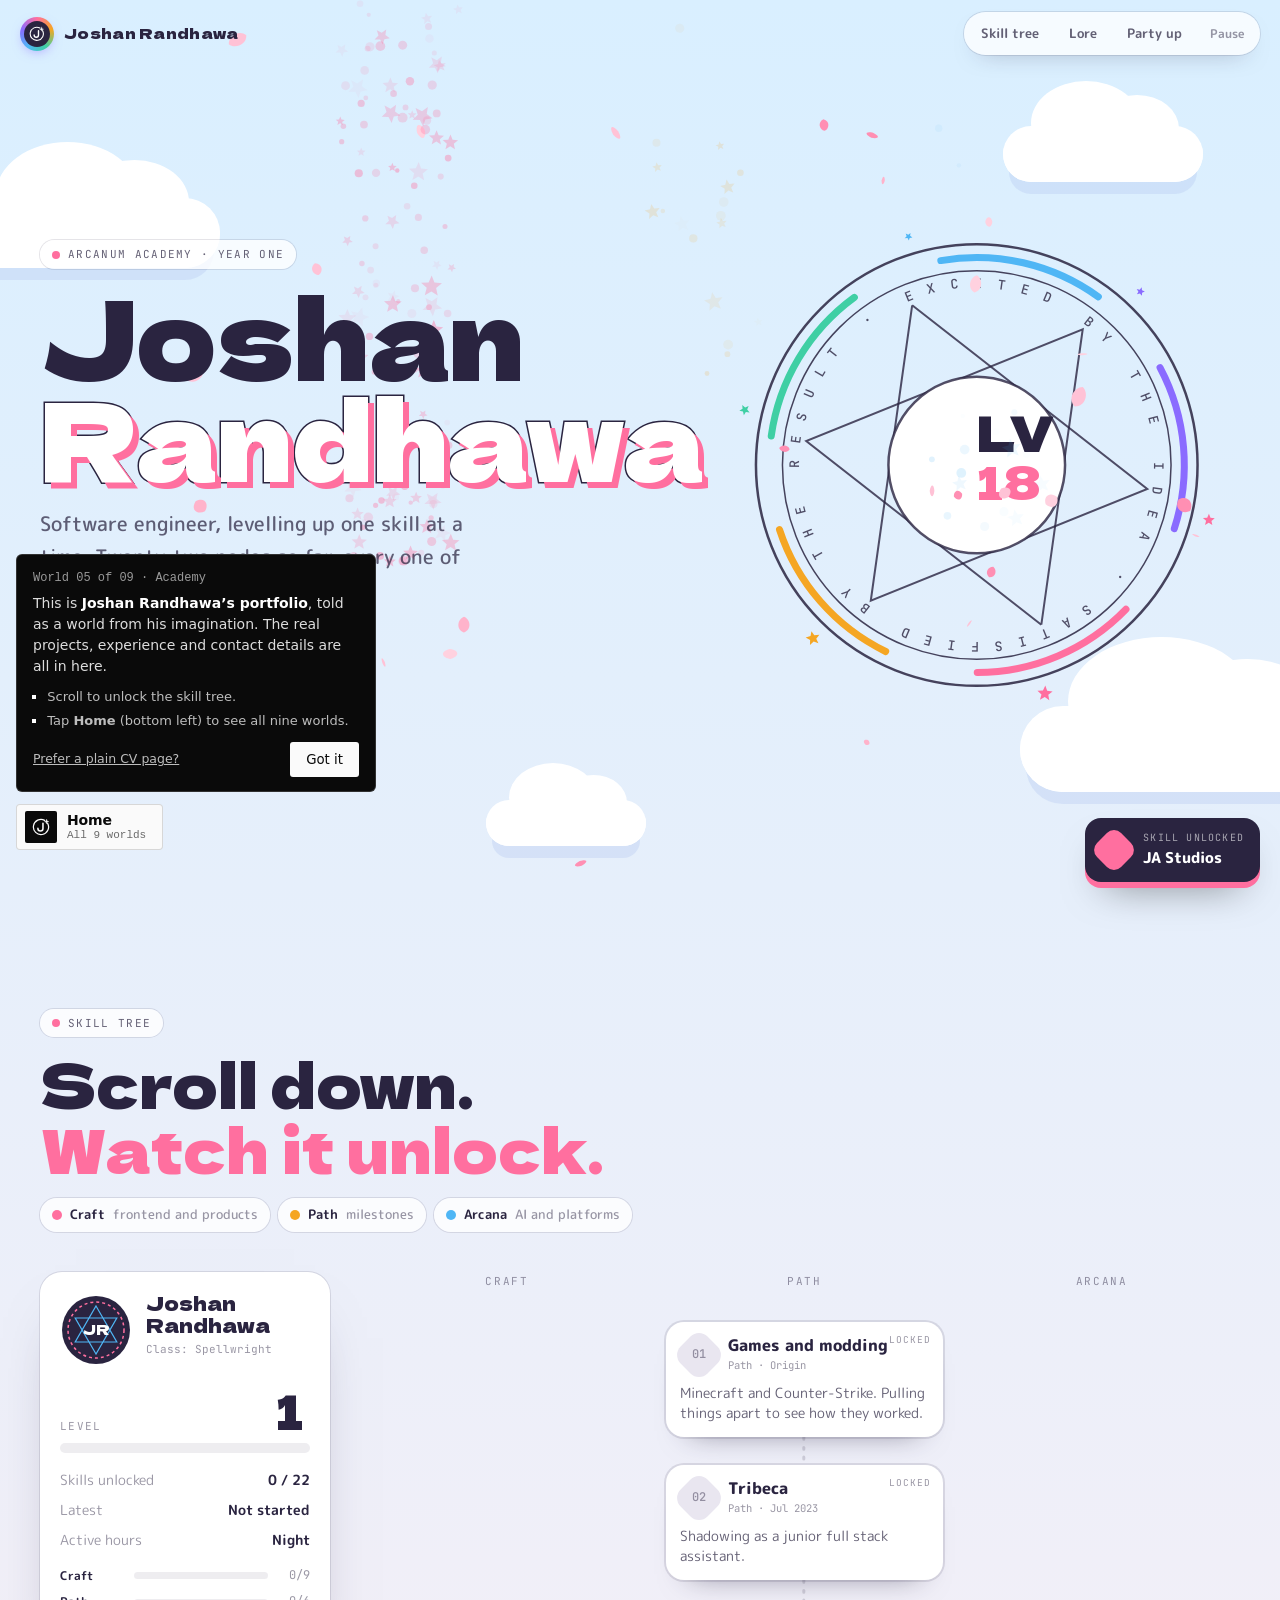
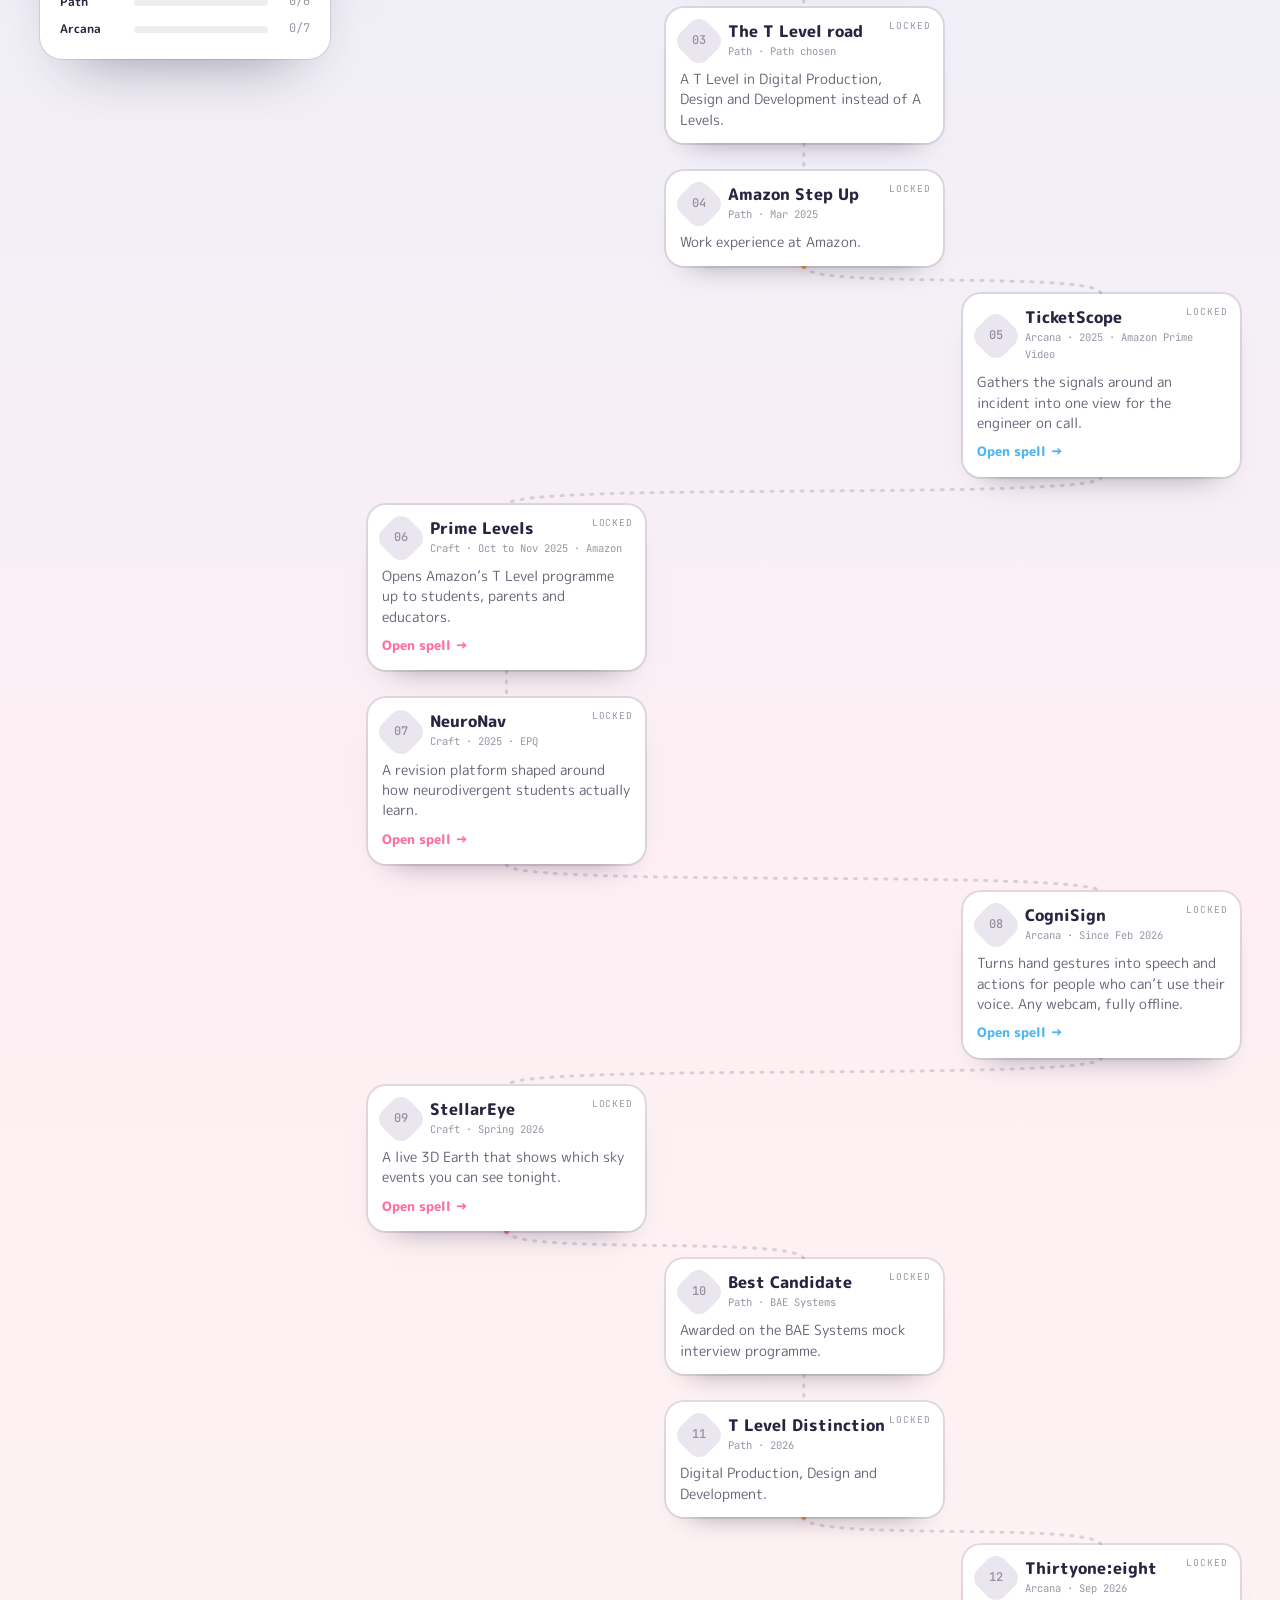
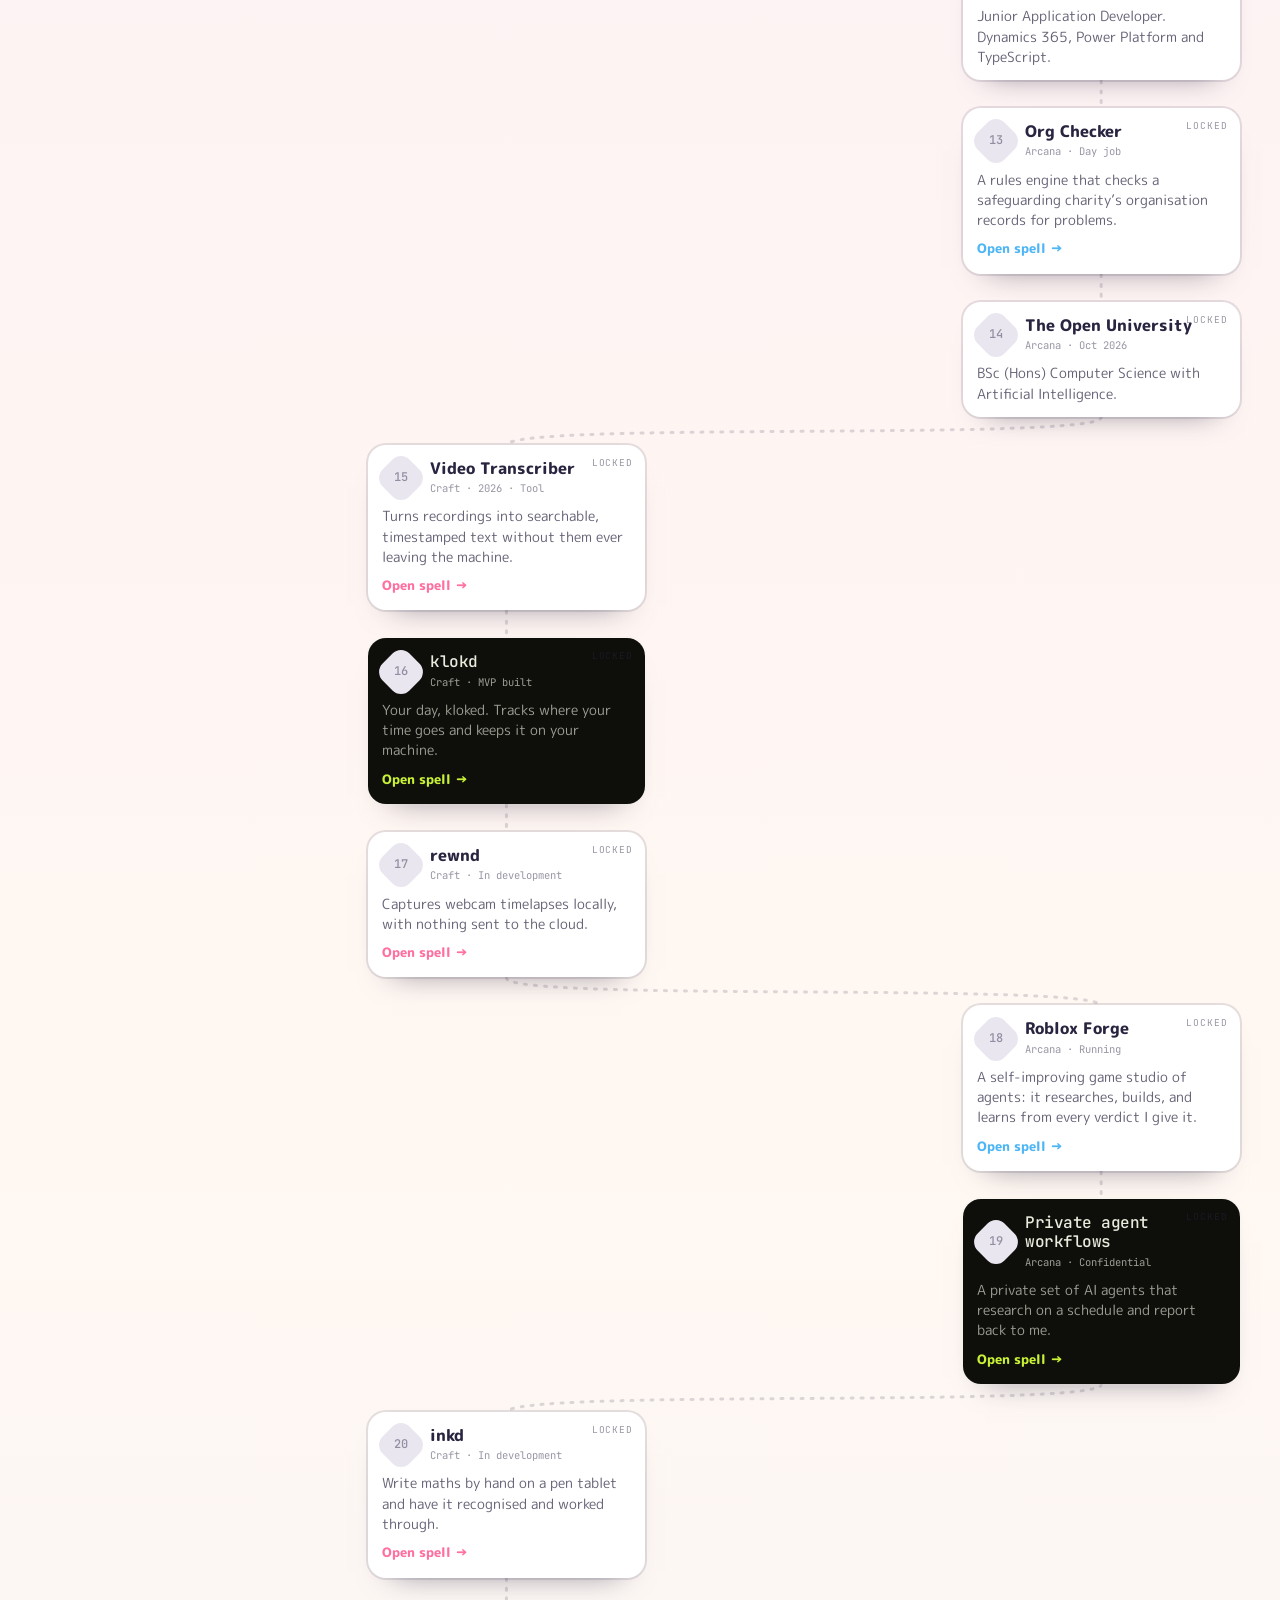
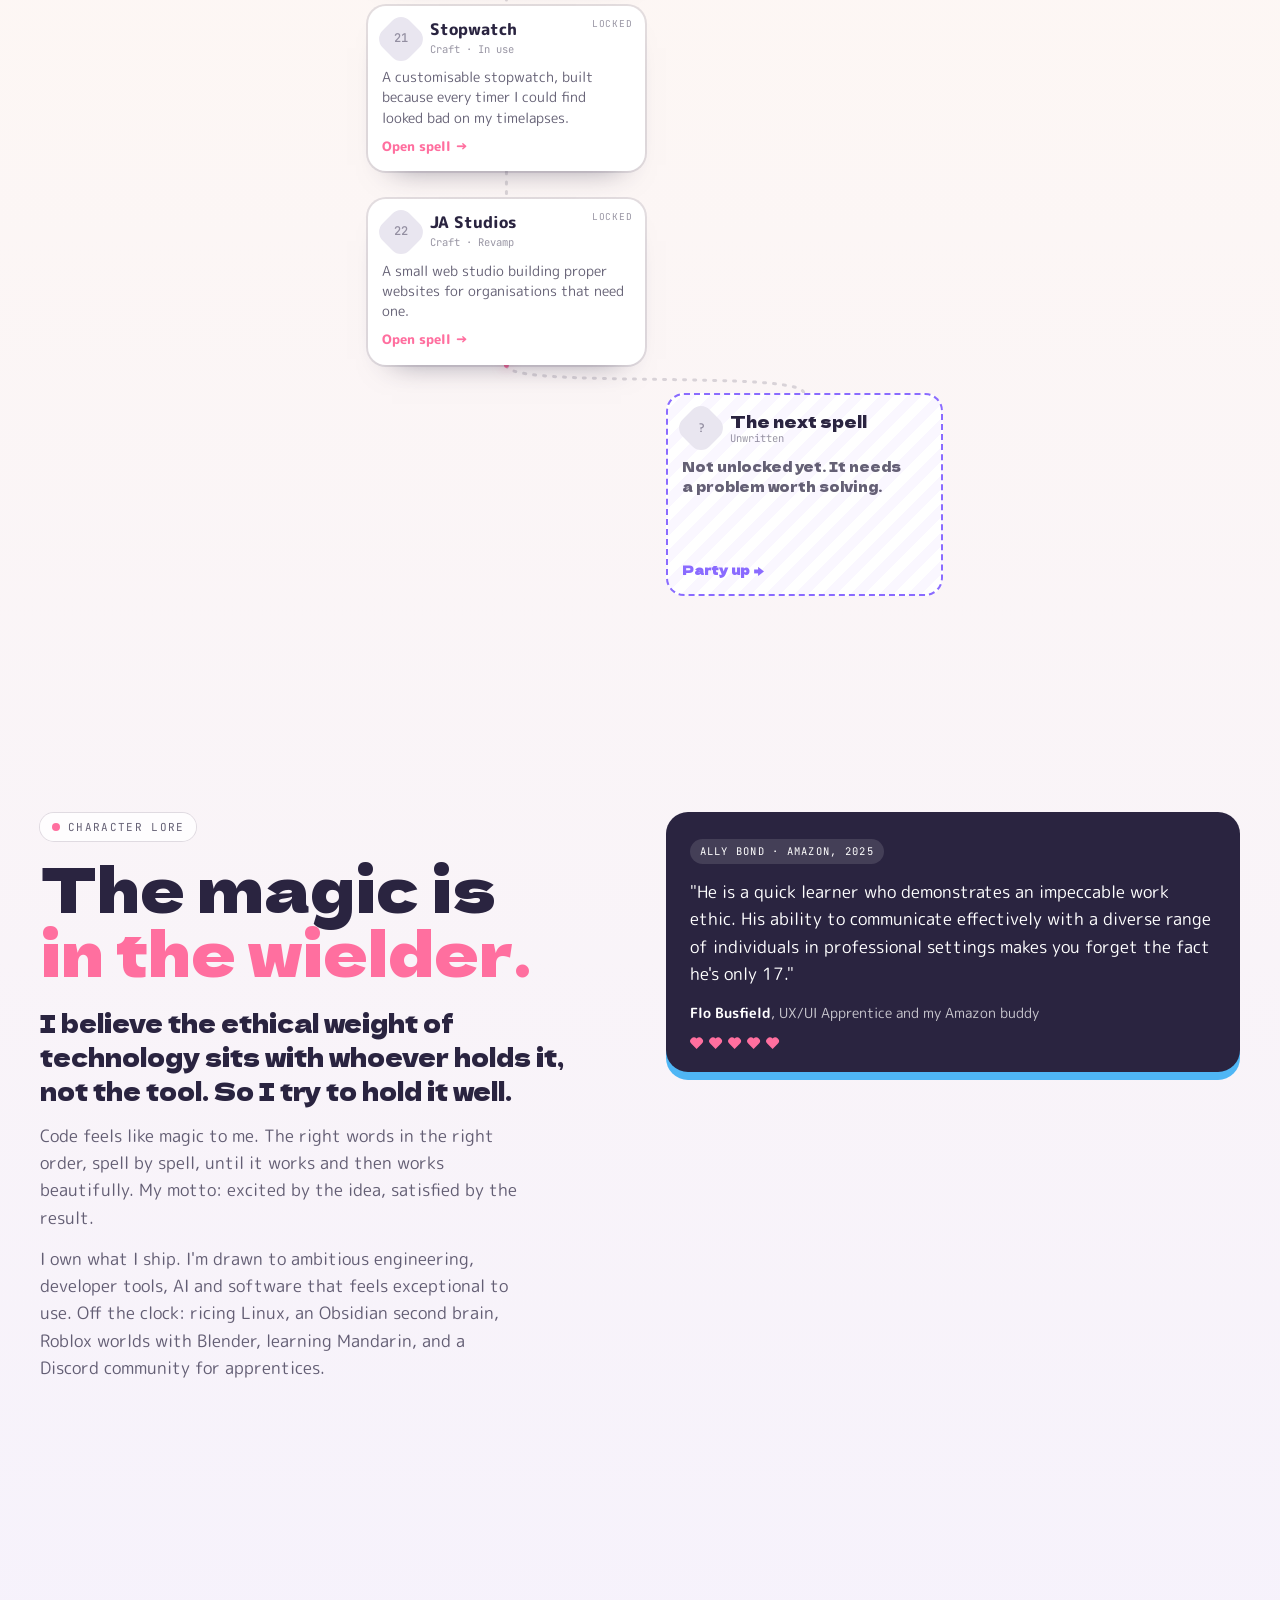
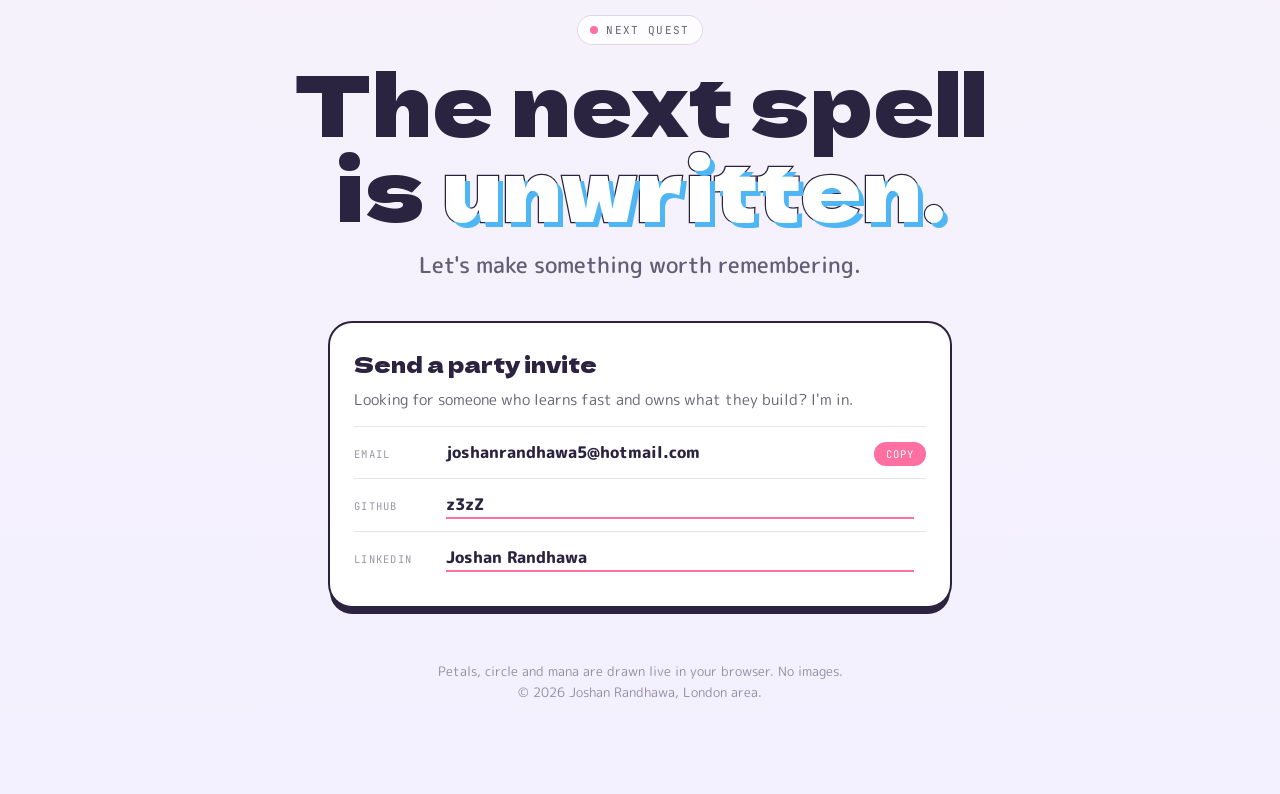
<file: academy.html>
<!doctype html>
<html lang="en">
<head>
<meta charset="utf-8">
<meta name="viewport" content="width=device-width, initial-scale=1, viewport-fit=cover">
<link rel="icon" type="image/svg+xml" href="data:image/svg+xml,%3Csvg%20xmlns%3D%22http%3A//www.w3.org/2000/svg%22%20viewBox%3D%220%200%2032%2032%22%3E%3Cstyle%3Eg%7Bstroke%3A%230a0a0a%7D.s%7Bfill%3A%230a0a0a%7D%40media%20%28prefers-color-scheme%3Adark%29%7Bg%7Bstroke%3A%23fafafa%7D.s%7Bfill%3A%23fafafa%7D%7D%3C/style%3E%3Cg%20fill%3D%22none%22%20stroke-linecap%3D%22round%22%20stroke-linejoin%3D%22round%22%20stroke-width%3D%222.6%22%3E%3Cpath%20d%3D%22M22.5%204.2A13.5%2013.5%200%201%200%2027.8%209.5%22%20stroke-width%3D%223.2%22/%3E%3Cpath%20d%3D%22M26%202.5l1.1%202.9%202.9%201.1-2.9%201.1-1.1%202.9-1.1-2.9-2.9-1.1%202.9-1.1z%22%20class%3D%22s%22%20stroke-width%3D%22.6%22/%3E%3Cpath%20d%3D%22M19.5%209.5V18.5a4.5%204.5%200%200%201-9%200%22%20stroke-width%3D%223.2%22/%3E%3C/g%3E%3C/svg%3E">
<style>body{margin:0}img{max-width:100%}[hidden]{display:none!important}</style>
<title>Academy · Joshan Randhawa</title>
<link rel="canonical" href="https://www.joshan.dev/">
<meta name="theme-color" content="#b08a5b">
<link rel="apple-touch-icon" href="/apple-touch-icon.png">
<meta property="og:type" content="website">
<meta property="og:site_name" content="joshan.dev">
<meta property="og:title" content="Academy · Joshan Randhawa">
<meta property="og:description" content="An anime skill tree that unlocks as you scroll and levels you up to twenty-two. One of nine portfolio worlds by Joshan Randhawa.">
<meta property="og:url" content="https://www.joshan.dev/academy.html">
<meta property="og:image" content="https://www.joshan.dev/og/academy.png">
<meta property="og:image:width" content="1200">
<meta property="og:image:height" content="630">
<meta property="og:image:alt" content="Academy · Joshan Randhawa">
<meta name="twitter:card" content="summary_large_image">
<meta name="twitter:title" content="Academy · Joshan Randhawa">
<meta name="twitter:description" content="An anime skill tree that unlocks as you scroll and levels you up to twenty-two. One of nine portfolio worlds by Joshan Randhawa.">
<meta name="twitter:image" content="https://www.joshan.dev/og/academy.png">

<meta name="claude:viewport-fit-sides" content="cover">
<meta name="description" content="Joshan Randhawa, software engineer. A skill tree that unlocks as you scroll, from first mod to level 22.">
<link rel="preconnect" href="https://fonts.googleapis.com">
<link rel="preconnect" href="https://fonts.gstatic.com" crossorigin>
<link rel="stylesheet" href="https://fonts.googleapis.com/css2?family=Dela+Gothic+One&family=JetBrains+Mono:wght@400;500&family=M+PLUS+Rounded+1c:wght@400;500;700;800&display=swap">
<style>
/* Layout: an anime title card, then one long skill tree in three branches (Craft, Path, Arcana). Mana flows down the
   tree as you scroll and each node unlocks when it reaches you; the character card beside it levels from 1 to 18.
   Pastel sky, cel-shaded clouds and drifting petals, drawn on canvas. */
:root{
  --cream:#fff8f2;
  --cream-2:#fdeff4;
  --ink:#2a2440;
  --ink-dim:rgba(42,36,64,.72);
  --ink-faint:rgba(42,36,64,.48);
  --rule:rgba(42,36,64,.12);
  --card:#ffffff;
  --sakura:#ff6f9f;
  --sky:#4fb6f5;
  --gold:#f5a623;
  --mint:#3fcfa4;
  --violet:#8a6bff;
  --f-display:"Dela Gothic One","Arial Black",system-ui,sans-serif;
  --f-body:"M PLUS Rounded 1c",system-ui,-apple-system,"Segoe UI",Roboto,sans-serif;
  --f-mono:"JetBrains Mono",ui-monospace,SFMono-Regular,Menlo,monospace;
  --gutter:max(20px, env(safe-area-inset-left, 0px));
  --gutter-r:max(20px, env(safe-area-inset-right, 0px));
  color-scheme:light;
}
*{box-sizing:border-box}
html{background:var(--cream);scroll-behavior:smooth}
body{background:var(--cream);color:var(--ink);font-family:var(--f-body);font-size:16px;line-height:1.65;-webkit-font-smoothing:antialiased;overflow-x:hidden;
  background-image:linear-gradient(180deg,#d9efff 0%,#fdeff4 34%,var(--cream) 60%,#f3f0ff 100%)}
::selection{background:rgba(255,111,159,.25)}
a{color:inherit}
:focus-visible{outline:3px solid var(--violet);outline-offset:3px;border-radius:6px}
#fx{position:fixed;inset:0;width:100%;height:100%;z-index:1;pointer-events:none}
main{position:relative;z-index:2}
.skip{position:absolute;left:var(--gutter);top:-60px;z-index:60;background:var(--ink);color:#fff;padding:10px 14px;font-size:14px;text-decoration:none}
.skip:focus{top:calc(env(safe-area-inset-top,0px) + 12px)}

.nav{position:fixed;top:0;left:0;right:0;z-index:30;display:flex;align-items:center;justify-content:space-between;gap:16px;
  padding-top:calc(env(safe-area-inset-top,0px) + 12px);padding-bottom:12px;padding-left:var(--gutter);padding-right:var(--gutter-r)}
.mark{display:flex;align-items:center;gap:10px;text-decoration:none;font-family:var(--f-display);font-size:15px;letter-spacing:.02em;white-space:nowrap}
.mark .em{width:34px;height:34px;border-radius:50%;display:grid;place-items:center;background:conic-gradient(from 0deg,var(--sakura),var(--gold),var(--mint),var(--sky),var(--violet),var(--sakura));color:#fff;font-size:12px;box-shadow:0 4px 12px -4px rgba(138,107,255,.6)}
.mark .em span{width:26px;height:26px;border-radius:50%;background:var(--ink);display:grid;place-items:center}
.pill{display:flex;align-items:center;gap:6px;list-style:none;margin:0;padding:5px;border-radius:99px;background:rgba(255,255,255,.75);box-shadow:0 0 0 1px var(--rule),0 10px 24px -16px rgba(42,36,64,.5);backdrop-filter:blur(8px)}
.pill a{display:block;font-weight:700;font-size:13px;text-decoration:none;color:var(--ink-dim);padding:6px 12px;border-radius:99px}
.pill a:hover{color:var(--ink)}
.pill a[aria-current="true"]{background:var(--ink);color:#fff}
@media (max-width:640px){.mark .name{display:none}.pill a{font-size:12px;padding:5px 9px}.pill .opt{display:none}}

section{position:relative;overflow-x:clip;padding-left:var(--gutter);padding-right:var(--gutter-r)}
.wrap{max-width:1200px;margin:0 auto;width:100%}
.eyebrow{display:inline-flex;align-items:center;gap:8px;margin:0 0 14px;padding:5px 12px;border-radius:99px;background:rgba(255,255,255,.8);font-family:var(--f-mono);font-size:11px;letter-spacing:.12em;text-transform:uppercase;color:var(--ink-dim);box-shadow:0 0 0 1px var(--rule)}
.eyebrow i{width:8px;height:8px;border-radius:50%;background:var(--sakura)}
h2.sec{font-family:var(--f-display);font-weight:400;font-size:clamp(34px,4.8vw,64px);line-height:1.05;margin:0;text-wrap:balance}
h2.sec em{font-style:normal;color:var(--sakura)}
.lead{color:var(--ink-dim);font-size:17px;max-width:48ch;margin:14px 0 0}

/* title card */
#title{min-height:100svh;display:flex;align-items:center;padding-block:100px 70px}
.clouds{position:absolute;inset:0;pointer-events:none;overflow:hidden}
.cl{position:absolute;background:#fff;border-radius:999px;box-shadow:0 -10px 0 0 #fff inset,0 18px 0 -6px rgba(180,200,240,.35);transform:translateY(calc(var(--sy,0) * var(--d,0.2) * -1px))}
.cl::before,.cl::after{content:"";position:absolute;background:#fff;border-radius:50%}
.cl::before{width:55%;height:150%;left:14%;bottom:30%}
.cl::after{width:42%;height:120%;right:12%;bottom:35%}
.title{position:relative;display:grid;grid-template-columns:minmax(0,1.1fr) minmax(0,.9fr);gap:30px;align-items:center}
.title h1{font-family:var(--f-display);font-weight:400;font-size:clamp(52px,8.6vw,128px);line-height:.92;letter-spacing:-.01em;margin:0}
.title h1 .a{display:block;color:var(--ink)}
.title h1 .b{display:block;color:#fff;-webkit-text-stroke:3px var(--ink);paint-order:stroke fill;text-shadow:6px 6px 0 var(--sakura)}
.title .sub{font-size:clamp(17px,1.6vw,20px);color:var(--ink-dim);margin:22px 0 0;max-width:34ch;font-weight:500}
.cta{display:flex;flex-wrap:wrap;align-items:center;gap:12px 22px;margin-top:30px}
.start{display:inline-flex;align-items:center;gap:10px;padding:14px 24px;border-radius:16px;background:var(--ink);color:#fff;font-family:var(--f-display);font-size:16px;text-decoration:none;box-shadow:0 6px 0 var(--sakura),0 18px 30px -14px rgba(42,36,64,.7);transition:transform .15s,box-shadow .15s}
.start:hover{transform:translateY(2px);box-shadow:0 4px 0 var(--sakura),0 14px 26px -14px rgba(42,36,64,.7)}
.start:active{transform:translateY(6px);box-shadow:0 0 0 var(--sakura)}
.press{font-family:var(--f-mono);font-size:12px;color:var(--ink-faint);animation:blink 1.4s steps(1) infinite}
@keyframes blink{0%,60%{opacity:1}61%,100%{opacity:.25}}
.circle-slot{aspect-ratio:1;width:100%;max-width:480px;justify-self:center}
@media (max-width:860px){.title{grid-template-columns:1fr}.circle-slot{max-width:300px;grid-row:1;margin-bottom:-10px}}

/* tree */
#tree{padding-block:12vh}
.treehead{max-width:640px;margin-bottom:40px}
.legend{display:flex;flex-wrap:wrap;gap:8px;margin:18px 0 0;padding:0;list-style:none}
.legend li{display:flex;align-items:center;gap:8px;padding:6px 12px;border-radius:99px;background:rgba(255,255,255,.8);box-shadow:0 0 0 1px var(--rule);font-weight:700;font-size:13px}
.legend li i{width:10px;height:10px;border-radius:50%;background:var(--bc)}
.legend li span{font-weight:500;color:var(--ink-faint)}
.treegrid{display:grid;grid-template-columns:290px minmax(0,1fr);gap:clamp(20px,3vw,44px);align-items:start}
.char{position:sticky;top:84px;padding:20px;border-radius:22px;background:var(--card);box-shadow:0 0 0 1px var(--rule),0 30px 60px -36px rgba(42,36,64,.55)}
.char .top{display:flex;align-items:center;gap:14px}
.char svg{width:72px;height:72px;flex:0 0 72px}
.char h3{margin:0;font-family:var(--f-display);font-weight:400;font-size:20px;line-height:1.1}
.char .cls{font-family:var(--f-mono);font-size:11px;color:var(--ink-faint);margin-top:4px}
.lv{display:flex;align-items:baseline;justify-content:space-between;margin-top:18px}
.lv span{font-family:var(--f-mono);font-size:11px;letter-spacing:.12em;text-transform:uppercase;color:var(--ink-faint)}
.lv b{font-family:var(--f-display);font-weight:400;font-size:46px;line-height:1;font-variant-numeric:tabular-nums}
.lv b.bump{animation:bump .5s cubic-bezier(.3,1.6,.5,1)}
@keyframes bump{0%{transform:scale(1)}40%{transform:scale(1.35);color:var(--sakura)}100%{transform:scale(1)}}
.xp{height:10px;border-radius:6px;background:rgba(42,36,64,.08);overflow:hidden;margin-top:8px}
.xp i{display:block;height:100%;width:0;border-radius:6px;background:linear-gradient(90deg,var(--sakura),var(--gold),var(--mint),var(--sky));transition:width .5s}
.stats{margin:16px 0 0;display:grid;gap:8px}
.stats div{display:flex;justify-content:space-between;gap:10px;font-size:13.5px}
.stats dt{color:var(--ink-faint)}
.stats dd{margin:0;font-weight:700;text-align:right}
.bars{margin-top:14px;display:grid;gap:7px}
.bars div{display:grid;grid-template-columns:66px minmax(0,1fr) 34px;gap:8px;align-items:center;font-size:12px;font-weight:700}
.bars .t{height:7px;border-radius:4px;background:rgba(42,36,64,.08);overflow:hidden}
.bars .t i{display:block;height:100%;width:0;background:var(--bc);border-radius:4px;transition:width .5s}
.bars em{font-style:normal;font-family:var(--f-mono);font-weight:400;color:var(--ink-faint);text-align:right;font-variant-numeric:tabular-nums}

.tree{position:relative;list-style:none;margin:0;padding:0;display:grid;grid-template-columns:repeat(3,minmax(0,1fr));column-gap:clamp(12px,1.6vw,22px);row-gap:28px}
.tree svg.links{position:absolute;inset:0;width:100%;height:100%;overflow:visible;pointer-events:none}
.tree svg .base{fill:none;stroke:rgba(42,36,64,.16);stroke-width:3;stroke-dasharray:2 8;stroke-linecap:round}
.tree svg .flow{fill:none;stroke-width:5;stroke-linecap:round;filter:drop-shadow(0 0 6px rgba(255,111,159,.7))}
.colhead{grid-row:1;text-align:center;font-family:var(--f-mono);font-size:11px;letter-spacing:.14em;text-transform:uppercase;color:var(--ink-faint);padding-bottom:4px}
.node{position:relative;z-index:1;grid-column:var(--col);grid-row:var(--row)}
.nc{all:unset;box-sizing:border-box;display:block;width:100%;padding:14px 14px 13px;border-radius:18px;background:var(--card);box-shadow:0 0 0 2px var(--rule),0 18px 30px -24px rgba(42,36,64,.6);transition:box-shadow .3s,transform .3s}
button.nc{cursor:pointer}
button.nc:hover{transform:translateY(-3px)}
button.nc:focus-visible{outline:3px solid var(--violet);outline-offset:3px}
.nc .hd{display:flex;align-items:center;gap:10px}
.gem{flex:0 0 38px;width:38px;height:38px;border-radius:12px;display:grid;place-items:center;background:#e9e6f0;color:rgba(42,36,64,.45);font-family:var(--f-mono);font-size:12px;font-weight:500;transform:rotate(45deg);transition:background .4s,color .4s,box-shadow .4s}
.gem span{transform:rotate(-45deg)}
.nc h3{margin:0;font-weight:800;font-size:16px;line-height:1.2}
.nc .mt{display:block;font-family:var(--f-mono);font-size:10.5px;color:var(--ink-faint);margin-top:2px}
.nc p{margin:9px 0 0;font-size:13.5px;line-height:1.5;color:var(--ink-dim)}
.nc .op{display:inline-block;margin-top:9px;font-weight:800;font-size:12.5px;color:var(--bc)}
.nc .op::after{content:" \2192"}
.lock{position:absolute;top:10px;right:12px;font-family:var(--f-mono);font-size:9.5px;letter-spacing:.1em;text-transform:uppercase;color:var(--ink-faint)}
.node.on .nc{box-shadow:0 0 0 2px var(--bc),0 0 0 6px color-mix(in srgb,var(--bc) 18%,transparent),0 18px 30px -20px color-mix(in srgb,var(--bc) 80%,#000)}
.node.on .gem{background:var(--bc);color:#fff;box-shadow:0 0 18px color-mix(in srgb,var(--bc) 70%,transparent)}
.node.on .lock{display:none}
.node.pop .nc{animation:pop .55s cubic-bezier(.3,1.6,.5,1)}
@keyframes pop{0%{transform:scale(.94)}50%{transform:scale(1.04)}100%{transform:scale(1)}}
.node.final .nc{background:repeating-linear-gradient(135deg,#fff 0 10px,#faf7ff 10px 20px);border:2px dashed var(--violet);box-shadow:none}
.node.final h3{font-family:var(--f-display);font-weight:400}
.b-c{--bc:var(--sakura)}.b-p{--bc:var(--gold)}.b-a{--bc:var(--sky)}
.nc.dkp{background:#0e0f0b;color:#e9ebdd;--rule:rgba(233,235,221,.16)}
.nc.dkp p,.nc.dkp .mt{color:rgba(233,235,221,.65)}
.nc.dkp h3{font-family:var(--f-mono);font-weight:500;letter-spacing:-.03em}
.node.on .nc.dkp{box-shadow:0 0 0 2px #c8f135,0 0 0 6px rgba(200,241,53,.18),0 18px 30px -20px #000}
.node.on .nc.dkp .gem{background:#c8f135;color:#0e0f0b}
.nc.dkp .op{color:#c8f135}
@media (max-width:980px){.treegrid{grid-template-columns:1fr}
  .char{position:sticky;top:62px;z-index:10;padding:10px 14px;border-radius:16px;display:grid;grid-template-columns:auto minmax(0,1fr) auto;gap:12px;align-items:center}
  .char .top svg{width:40px;height:40px;flex-basis:40px}.char .top div{display:none}
  .char .lv{margin:0;flex-direction:column;align-items:flex-end;grid-column:3;grid-row:1}.char .lv b{font-size:28px}
  .char .xp{grid-column:2;grid-row:1;margin:0}
  .char .stats,.char .bars{display:none}}
@media (max-width:720px){
  .tree{grid-template-columns:1fr;row-gap:18px;padding-left:26px}
  .colhead{display:none}
  .node{grid-column:1!important;grid-row:auto!important}
  .tree svg.links{display:none}
  .tree::before{content:"";position:absolute;left:8px;top:0;bottom:0;width:3px;border-radius:2px;background:rgba(42,36,64,.12)}
  .tree::after{content:"";position:absolute;left:8px;top:0;width:3px;height:var(--flowh,0px);border-radius:2px;background:linear-gradient(var(--sakura),var(--gold),var(--sky))}
  .node::before{content:"";position:absolute;left:-23px;top:22px;width:11px;height:11px;border-radius:50%;background:#fff;box-shadow:0 0 0 3px var(--rule)}
  .node.on::before{background:var(--bc);box-shadow:0 0 0 3px color-mix(in srgb,var(--bc) 30%,transparent)}
}

/* lore */
#lore{padding-block:12vh}
.lore{display:grid;grid-template-columns:minmax(0,1fr) minmax(0,1fr);gap:clamp(24px,4vw,60px);align-items:start}
.lore .big{font-family:var(--f-display);font-weight:400;font-size:clamp(20px,1.9vw,26px);line-height:1.4;margin:22px 0 0;max-width:26ch}
.lore p.b{color:var(--ink-dim);font-size:16.5px;max-width:44ch;margin:14px 0 0}
.bond{margin:0;padding:24px 24px 22px;border-radius:22px;background:var(--ink);color:#fff;position:relative;box-shadow:0 8px 0 var(--sky)}
.bond .lbl{display:inline-block;font-family:var(--f-mono);font-size:10.5px;letter-spacing:.12em;text-transform:uppercase;padding:4px 10px;border-radius:99px;background:rgba(255,255,255,.12)}
.bond blockquote{margin:14px 0 0;font-size:17px;line-height:1.6}
.bond figcaption{margin-top:14px;font-size:14px;color:rgba(255,255,255,.75)}
.bond figcaption b{color:#fff}
.hearts{display:flex;gap:5px;margin-top:12px}
.hearts i{width:14px;height:14px;background:var(--sakura);clip-path:path("M7 13 L1.6 7.6 A3.3 3.3 0 0 1 7 2.6 A3.3 3.3 0 0 1 12.4 7.6 Z")}
@media (max-width:860px){.lore{grid-template-columns:1fr}}

/* party */
#party{padding-block:14vh 10vh;text-align:center}
#party .eyebrow{justify-content:center}
.final{font-family:var(--f-display);font-weight:400;font-size:clamp(40px,6.6vw,96px);line-height:1;margin:0 auto;max-width:12ch;text-wrap:balance}
.final em{font-style:normal;color:#fff;-webkit-text-stroke:2.5px var(--ink);paint-order:stroke fill;text-shadow:5px 5px 0 var(--sky)}
.final-sub{font-size:clamp(18px,1.8vw,22px);color:var(--ink-dim);margin:20px 0 0;font-weight:500}
.invite{margin:40px auto 0;max-width:620px;text-align:left;padding:22px 24px;border-radius:22px;background:var(--card);box-shadow:0 0 0 2px var(--ink),0 8px 0 var(--ink)}
.invite h3{margin:0;font-family:var(--f-display);font-weight:400;font-size:22px}
.invite p{margin:6px 0 0;color:var(--ink-dim);font-size:14.5px}
.contact{list-style:none;margin:14px 0 0;padding:0}
.contact li{display:grid;grid-template-columns:80px minmax(0,1fr) auto;gap:12px;align-items:baseline;padding:12px 0;border-top:1px solid var(--rule)}
.c-l{font-family:var(--f-mono);font-size:10.5px;letter-spacing:.12em;text-transform:uppercase;color:var(--ink-faint)}
.c-v{font-weight:800;font-size:16px;text-decoration:none;overflow-wrap:anywhere;user-select:all}
a.c-v{border-bottom:2px solid var(--sakura)}
.copy{font-family:var(--f-mono);font-size:10.5px;letter-spacing:.1em;text-transform:uppercase;color:#fff;background:var(--sakura);border:0;border-radius:99px;padding:5px 12px;cursor:pointer}
.foot{margin:56px auto 0;max-width:52ch;font-size:12.5px;color:var(--ink-faint)}
@media (max-width:480px){.contact li{grid-template-columns:1fr auto}.contact .c-l{grid-column:1/-1}}

.toast{position:fixed;z-index:50;right:var(--gutter-r);bottom:calc(env(safe-area-inset-bottom,0px) + 18px);display:flex;align-items:center;gap:12px;padding:12px 16px 12px 12px;border-radius:16px;background:var(--ink);color:#fff;box-shadow:0 6px 0 var(--sakura),0 20px 40px -20px rgba(0,0,0,.6);transform:translateY(140%);transition:transform .45s cubic-bezier(.3,1.4,.5,1)}
.toast.on{transform:none}
.toast .tg{width:34px;height:34px;border-radius:10px;background:var(--tc,var(--sakura));transform:rotate(45deg);flex:0 0 34px}
.toast small{display:block;font-family:var(--f-mono);font-size:10px;letter-spacing:.12em;text-transform:uppercase;color:rgba(255,255,255,.6)}
.toast b{display:block;font-weight:800;font-size:14.5px}
.is-still .press{animation:none}
@media (prefers-reduced-motion:reduce){html{scroll-behavior:auto}.press,.lv b.bump,.node.pop .nc{animation:none}.toast{transition:none}.cl{transform:none}}
/* shared project sheet; each build sets these tokens on .sheet */
.sheet{--el:#2d5bff;--sh-bg:#fbfcfd;--sh-fg:#12151b;--sh-dim:rgba(18,21,27,.62);--sh-rule:rgba(18,21,27,.12);--sh-title:inherit;--sh-tw:600;--sh-ls:-.02em;--sh-tt:none;--sh-r:18px;--sh-br:999px;--sh-mono:ui-monospace,SFMono-Regular,Menlo,monospace;--sh-back:rgba(220,228,240,.55);
  --viz-bg:#0f1524;--viz-a:var(--el);--viz-b:#eef1f6;
  border:0;padding:0;margin:auto;width:min(1060px,calc(100% - 32px));max-width:none;max-height:calc(100dvh - 48px);overflow:auto;border-radius:var(--sh-r);background:var(--sh-bg);color:var(--sh-fg);box-shadow:0 0 0 1.5px var(--el),0 60px 120px -40px rgba(18,21,27,.6)}
.sheet[open]{animation:sh-in .6s cubic-bezier(.2,.75,.1,1)}
@keyframes sh-in{from{opacity:0;transform:scale(.95) translateY(10px);filter:blur(4px)}to{opacity:1;transform:none;filter:none}}
.sheet::backdrop{background:var(--sh-back);backdrop-filter:blur(3px)}
.sheet.dk{--sh-bg:#0e0f0b;--sh-fg:#e9ebdd;--sh-dim:rgba(233,235,221,.6);--sh-rule:rgba(233,235,221,.14);--viz-bg:#070806;--viz-b:#e9ebdd}
.sheet.ja{--sh-bg:#1d2a44;--sh-fg:#f2ebe4;--sh-dim:rgba(242,235,228,.62);--sh-rule:rgba(242,235,228,.16);--viz-bg:#121a2d;--viz-b:#f2ebe4}
.sheet-grid{display:grid;grid-template-columns:minmax(0,.85fr) minmax(0,1.15fr);min-height:min(600px,calc(100dvh - 48px))}
.sheet-viz{margin:0;background:var(--viz-bg);display:grid;place-items:center;padding:clamp(24px,4vw,52px)}
.sheet-viz svg{width:100%;max-width:400px;height:auto;display:block}
.sheet-body{padding:clamp(28px,4.5vw,56px);display:flex;flex-direction:column;min-width:0}
.sh-eyebrow{margin:0;font-family:var(--sh-mono);font-size:11px;letter-spacing:.14em;text-transform:uppercase;color:var(--sh-dim);display:flex;align-items:center;gap:10px}
.sh-eyebrow::before{content:"";width:10px;height:10px;border-radius:50%;background:var(--el);flex:0 0 10px}
.sheet h2{font-family:var(--sh-title);font-weight:var(--sh-tw);font-size:clamp(30px,3.8vw,48px);line-height:1.04;letter-spacing:var(--sh-ls);text-transform:var(--sh-tt);margin:14px 0 0}
.sheet.dk h2{font-family:"JetBrains Mono",var(--sh-mono);font-weight:500;letter-spacing:-.03em;text-transform:none}
.sheet.ja h2{font-family:Georgia,"Times New Roman",serif;font-weight:400;letter-spacing:.01em;text-transform:none}
.sh-lede{font-size:clamp(17px,1.5vw,19px);line-height:1.5;margin:14px 0 0;max-width:42ch}
.sheet.dk .sh-lede{font-family:"JetBrains Mono",var(--sh-mono);font-size:16px;color:var(--el)}
.sh-stats{display:flex;flex-wrap:wrap;gap:8px;margin:20px 0 0;padding:0;list-style:none}
.sh-stats li{font-family:var(--sh-mono);font-size:11px;padding:5px 10px;border-radius:var(--sh-br);box-shadow:0 0 0 1px var(--el)}
.sh-facts{margin:24px 0 0;display:grid}
.sh-facts div{display:grid;grid-template-columns:110px minmax(0,1fr);gap:16px;padding:13px 0;border-top:1px solid var(--sh-rule)}
.sh-facts dt{font-family:var(--sh-mono);font-size:10.5px;letter-spacing:.12em;text-transform:uppercase;color:var(--sh-dim);padding-top:3px}
.sh-facts dd{margin:0;font-size:15.5px;line-height:1.6}
.sh-note{display:flex;gap:12px;margin:18px 0 0;font-size:13.5px;color:var(--sh-dim)}
.sh-note::before{content:"";flex:0 0 9px;height:9px;margin-top:6px;transform:rotate(45deg);background:var(--el)}
.sh-nav{margin-top:auto;padding-top:30px;display:flex;align-items:center;justify-content:space-between;gap:12px}
.sh-btn{font-family:var(--sh-mono);font-size:11px;letter-spacing:.12em;text-transform:uppercase;color:var(--sh-fg);background:none;border:1px solid var(--sh-rule);border-radius:var(--sh-br);padding:9px 16px;cursor:pointer}
.sh-btn:hover{border-color:var(--el)}
.sh-count{font-family:var(--sh-mono);font-size:11px;color:var(--sh-dim);font-variant-numeric:tabular-nums}
.sh-close{position:absolute;top:14px;right:14px;font-family:var(--sh-mono);font-size:10.5px;letter-spacing:.12em;text-transform:uppercase;color:#eef1f6;background:rgba(0,0,0,.42);border:1px solid rgba(255,255,255,.25);border-radius:var(--sh-br);padding:7px 13px;cursor:pointer}
.sheet-body.swap{animation:sh-swap .45s ease both}
@keyframes sh-swap{from{opacity:.3;transform:translateY(6px)}to{opacity:1;transform:none}}
@media (max-width:760px){
  .sheet{width:100%;margin:auto 0 0;max-height:92dvh;border-radius:var(--sh-r) var(--sh-r) 0 0}
  .sheet-grid{grid-template-columns:1fr;min-height:0}
  .sheet-viz{height:200px;padding:18px}.sheet-viz svg{height:100%;width:auto}
  .sh-facts div{grid-template-columns:1fr;gap:3px}
  .sheet-body{padding-bottom:calc(env(safe-area-inset-bottom,0px) + 26px)}
}
@media (prefers-reduced-motion:reduce){.sheet[open],.sheet-body.swap{animation:none}}

.sheet{--sh-bg:#fff;--sh-fg:var(--ink);--sh-dim:var(--ink-dim);--sh-rule:var(--rule);--sh-title:var(--f-display);--sh-tw:400;--sh-ls:0;--sh-r:24px;--sh-mono:var(--f-mono);--sh-back:rgba(220,210,245,.5);--viz-bg:#2a2440;box-shadow:0 0 0 2px var(--ink),0 10px 0 var(--el),0 60px 120px -40px rgba(42,36,64,.6)}
</style>

<canvas id="fx" aria-hidden="true"></canvas>
<a class="skip" href="#tree">Skip to the skill tree</a>

<header class="nav">
  <a class="mark" href="index.html" aria-label="Home: Joshan Randhawa's portfolio, all nine worlds"><span class="em" aria-hidden="true"><span><svg style="width:1.3em;height:1.3em;display:block;margin:auto" viewBox="0 0 32 32" fill="none" stroke="currentColor" stroke-linecap="round" stroke-linejoin="round"><path d="M22.5 4.2A13.5 13.5 0 1 0 27.8 9.5" stroke-width="2.2"/><path d="M26 2.5l1.1 2.9 2.9 1.1-2.9 1.1-1.1 2.9-1.1-2.9-2.9-1.1 2.9-1.1z" fill="currentColor" stroke-width=".6"/><path d="M19.5 9.5V18.5a4.5 4.5 0 0 1-9 0" stroke-width="2.8"/></svg></span></span><span class="name">Joshan Randhawa</span></a>
  <nav aria-label="Sections"><ul class="pill">
    <li><a href="#tree" data-i="1">Skill tree</a></li>
    <li class="opt"><a href="#lore" data-i="2">Lore</a></li>
    <li><a href="#party" data-i="3">Party up</a></li>
    <li><button class="still" id="still" type="button" aria-pressed="false" style="font:700 12px var(--f-body);color:var(--ink-faint);background:none;border:0;padding:6px 10px;cursor:pointer">Pause</button></li>
  </ul></nav>
</header>

<main>
  <section id="title" aria-label="Title">
    <div class="clouds" aria-hidden="true">
      <span class="cl" style="width:260px;height:70px;left:-40px;top:22%;--d:.25"></span>
      <span class="cl" style="width:200px;height:56px;right:6%;top:14%;--d:.4"></span>
      <span class="cl" style="width:340px;height:86px;right:-80px;bottom:12%;--d:.15"></span>
      <span class="cl" style="width:160px;height:46px;left:38%;bottom:6%;--d:.35"></span>
    </div>
    <div class="wrap title">
      <div>
        <p class="eyebrow"><i aria-hidden="true"></i>Arcanum Academy · Year one</p>
        <h1><span class="a">Joshan</span><span class="b">Randhawa</span></h1>
        <p class="sub">Software engineer, levelling up one skill at a time. Twenty-two nodes so far, every one of them real.</p>
        <div class="cta"><a class="start" href="#tree">Start the run</a><span class="press">Press start</span></div>
      </div>
      <div class="circle-slot" id="cslot" aria-hidden="true"></div>
    </div>
  </section>

  <section id="tree" aria-labelledby="tree-h">
    <div class="wrap">
      <div class="treehead">
        <p class="eyebrow"><i aria-hidden="true"></i>Skill tree</p>
        <h2 class="sec" id="tree-h">Scroll down. <em>Watch it unlock.</em></h2>
        <ul class="legend">
          <li style="--bc:var(--sakura)"><i aria-hidden="true"></i>Craft <span>frontend and products</span></li>
          <li style="--bc:var(--gold)"><i aria-hidden="true"></i>Path <span>milestones</span></li>
          <li style="--bc:var(--sky)"><i aria-hidden="true"></i>Arcana <span>AI and platforms</span></li>
        </ul>
      </div>
      <div class="treegrid">
        <aside class="char" aria-label="Character card">
          <div class="top">
            <svg viewBox="0 0 72 72" aria-hidden="true"><circle cx="36" cy="36" r="34" fill="#2a2440"/><circle cx="36" cy="36" r="28" fill="none" stroke="#ff6f9f" stroke-width="1.5" stroke-dasharray="3 3"/><path d="M36 12 L56.8 48 L15.2 48 Z M36 60 L15.2 24 L56.8 24 Z" fill="none" stroke="#4fb6f5" stroke-width="1.2"/><text x="36" y="41" text-anchor="middle" font-family="Dela Gothic One, sans-serif" font-size="15" fill="#fff">JR</text></svg>
            <div><h3>Joshan Randhawa</h3><p class="cls">Class: Spellwright</p></div>
          </div>
          <div class="lv"><span>Level</span><b id="lvl">1</b></div>
          <div class="xp"><i id="xpb"></i></div>
          <dl class="stats">
            <div><dt>Skills unlocked</dt><dd id="cnt">0 / 22</dd></div>
            <div><dt>Latest</dt><dd id="latest">Not started</dd></div>
            <div><dt>Active hours</dt><dd>Night</dd></div>
          </dl>
          <div class="bars">
            <div style="--bc:var(--sakura)"><span>Craft</span><span class="t"><i id="bc"></i></span><em id="nc">0/7</em></div>
            <div style="--bc:var(--gold)"><span>Path</span><span class="t"><i id="bp"></i></span><em id="np">0/6</em></div>
            <div style="--bc:var(--sky)"><span>Arcana</span><span class="t"><i id="ba"></i></span><em id="na">0/5</em></div>
          </div>
        </aside>
        <ol class="tree" id="treeList">
          <li class="colhead" style="grid-column:1" aria-hidden="true">Craft</li>
          <li class="colhead" style="grid-column:2" aria-hidden="true">Path</li>
          <li class="colhead" style="grid-column:3" aria-hidden="true">Arcana</li>
        </ol>
      </div>
    </div>
  </section>

  <section id="lore" aria-labelledby="lore-h">
    <div class="wrap lore">
      <div>
        <p class="eyebrow"><i aria-hidden="true"></i>Character lore</p>
        <h2 class="sec" id="lore-h">The magic is <em>in the wielder.</em></h2>
        <p class="big">I believe the ethical weight of technology sits with whoever holds it, not the tool. So I try to hold it well.</p>
        <p class="b">Code feels like magic to me. The right words in the right order, spell by spell, until it works and then works beautifully. My motto: excited by the idea, satisfied by the result.</p>
        <p class="b">I own what I ship. I'm drawn to ambitious engineering, developer tools, AI and software that feels exceptional to use. Off the clock: ricing Linux, an Obsidian second brain, Roblox worlds with Blender, learning Mandarin, and a Discord community for apprentices.</p>
      </div>
      <figure class="bond">
        <span class="lbl">Ally bond · Amazon, 2025</span>
        <blockquote>"He is a quick learner who demonstrates an impeccable work ethic. His ability to communicate effectively with a diverse range of individuals in professional settings makes you forget the fact he's only 17."</blockquote>
        <figcaption><b>Flo Busfield</b>, UX/UI Apprentice and my Amazon buddy</figcaption>
        <div class="hearts" aria-hidden="true"><i></i><i></i><i></i><i></i><i></i></div>
      </figure>
    </div>
  </section>

  <section id="party" aria-labelledby="party-h">
    <div class="wrap">
      <p class="eyebrow"><i aria-hidden="true"></i>Next quest</p>
      <h2 class="final" id="party-h">The next spell is <em>unwritten.</em></h2>
      <p class="final-sub">Let's make something worth remembering.</p>
      <div class="invite">
        <h3>Send a party invite</h3>
        <p>Looking for someone who learns fast and owns what they build? I'm in.</p>
        <ul class="contact">
          <li><span class="c-l">Email</span><span class="c-v" id="email">joshanrandhawa5@hotmail.com</span><button class="copy" id="copy" type="button">Copy</button></li>
          <li><span class="c-l">GitHub</span><a class="c-v" href="https://github.com/z3zZ" target="_blank" rel="noopener">z3zZ</a><span></span></li>
          <li><span class="c-l">LinkedIn</span><a class="c-v" href="https://www.linkedin.com/in/joshan-randhawa/" target="_blank" rel="noopener">Joshan Randhawa</a><span></span></li>
        </ul>
      </div>
      <p class="foot">Petals, circle and mana are drawn live in your browser. No images. © 2026 Joshan Randhawa, London area.</p>
    </div>
  </section>
</main>
<div class="toast" id="toast" role="status" aria-live="polite"><span class="tg" aria-hidden="true"></span><span><small>Skill unlocked</small><b id="toast-t"></b></span></div>

<dialog class="sheet" id="sheet" aria-labelledby="sh-title">
  <div class="sheet-grid">
    <figure class="sheet-viz" id="sh-viz" aria-hidden="true"></figure>
    <div class="sheet-body" id="sh-body">
      <p class="sh-eyebrow" id="sh-context"></p>
      <h2 id="sh-title"></h2>
      <p class="sh-lede" id="sh-lede"></p>
      <ul class="sh-stats" id="sh-stats"></ul>
      <dl class="sh-facts" id="sh-facts"></dl>
      <p class="sh-note" id="sh-note" hidden></p>
      <div class="sh-nav"><button class="sh-btn" id="sh-prev" type="button">Previous</button><span class="sh-count" id="sh-count"></span><button class="sh-btn" id="sh-next" type="button">Next</button></div>
    </div>
  </div>
  <button class="sh-close" id="sh-close" type="button">Close</button>
</dialog>

<script src="/arcana.js"></script>
<script>
(function(){
'use strict';
var A=window.ARC,clamp=A.clamp,ss=A.ss;
var still=A.rmq.matches;
var $=function(id){return document.getElementById(id);};
var BR={c:{col:1,name:'Craft',color:'#ff6f9f'},p:{col:2,name:'Path',color:'#f5a623'},a:{col:3,name:'Arcana',color:'#4fb6f5'}};
var NODES=[
 {b:'p',t:'Games and modding',m:'Origin',d:'Minecraft and Counter-Strike. Pulling things apart to see how they worked.',g:'01'},
 {b:'p',t:'Tribeca',m:'Jul 2023',d:'Shadowing as a junior full stack assistant.',g:'02'},
 {b:'p',t:'The T Level road',m:'Path chosen',d:'A T Level in Digital Production, Design and Development instead of A Levels.',g:'03'},
 {b:'p',t:'Amazon Step Up',m:'Mar 2025',d:'Work experience at Amazon.',g:'04'},
 {b:'a',id:'ticketscope',m:'2025 · Amazon Prime Video',g:'05'},
 {b:'c',id:'primelevels',m:'Oct to Nov 2025 · Amazon',g:'06'},
 {b:'c',id:'neuronav',m:'2025 · EPQ',g:'07'},
 {b:'a',id:'cognisign',m:'Since Feb 2026',g:'08'},
 {b:'c',id:'stellareye',m:'Spring 2026',g:'09'},
 {b:'p',t:'Best Candidate',m:'BAE Systems',d:'Awarded on the BAE Systems mock interview programme.',g:'10'},
 {b:'p',t:'T Level Distinction',m:'2026',d:'Digital Production, Design and Development.',g:'11'},
 {b:'a',t:'Thirtyone:eight',m:'Sep 2026',d:'Junior Application Developer. Dynamics 365, Power Platform and TypeScript.',g:'12'},
 {b:'a',id:'orgchecker',m:'Day job',g:'13'},
 {b:'a',t:'The Open University',m:'Oct 2026',d:'BSc (Hons) Computer Science with Artificial Intelligence.',g:'14'},
 {b:'c',id:'transcriber',m:'2026 · Tool',g:'15'},
 {b:'c',id:'klokd',m:'MVP built',g:'16'},
 {b:'c',id:'rewnd',m:'In development',g:'17'},
 {b:'a',id:'forge',m:'Running',g:'18'},
 {b:'a',id:'agents',m:'Confidential',g:'19'},
 {b:'c',id:'inkd',m:'In development',g:'20'},
 {b:'c',id:'stopwatch',m:'In use',g:'21'},
 {b:'c',id:'ja',m:'Revamp',g:'22'}
];
/* count per branch for the bars */
var TOT={c:0,p:0,a:0};NODES.forEach(function(n){TOT[n.b]++;});
$('nc').textContent='0/'+TOT.c;$('np').textContent='0/'+TOT.p;$('na').textContent='0/'+TOT.a;
var PIDS=NODES.filter(function(n){return n.id;}).map(function(n){return n.id;});
var openSheet=A.initSheet(PIDS);

var list=$('treeList');
NODES.forEach(function(n,i){var p=n.id?A.P[n.id]:null;var li=document.createElement('li');
  li.className='node b-'+n.b;li.style.setProperty('--col',BR[n.b].col);li.style.setProperty('--row',i+2);li.dataset.i=i;
  var title=p?p.name:n.t,desc=p?p.fx:n.d;var tag=p?'button':'div';
  li.innerHTML='<'+tag+' class="nc'+(p&&p.dk?' dkp':'')+'"'+(p?' type="button" aria-haspopup="dialog"':'')+'><span class="lock" aria-hidden="true">Locked</span><span class="hd"><span class="gem" aria-hidden="true"><span>'+n.g+'</span></span><span><h3>'+A.esc(title)+'</h3><span class="mt">'+A.esc(BR[n.b].name)+' · '+A.esc(n.m)+'</span></span></span><p>'+A.esc(desc)+'</p>'+(p?'<span class="op">Open spell</span>':'')+'</'+tag+'>';
  if(p)li.firstChild.addEventListener('click',function(e){openSheet(n.id,e.currentTarget);});
  list.appendChild(li);n.el=li;});
var fin=document.createElement('li');fin.className='node final b-c';fin.style.setProperty('--col',2);fin.style.setProperty('--row',NODES.length+2);
fin.innerHTML='<a class="nc" href="#party" style="text-decoration:none"><span class="hd"><span class="gem" aria-hidden="true"><span>?</span></span><span><h3>The next spell</h3><span class="mt">Unwritten</span></span></span><p>Not unlocked yet. It needs a problem worth solving.</p><span class="op" style="color:#8a6bff">Party up</span></a>';
list.appendChild(fin);

/* connectors */
var NS='http://www.w3.org/2000/svg',svg=document.createElementNS(NS,'svg');svg.setAttribute('class','links');svg.setAttribute('aria-hidden','true');list.insertBefore(svg,list.firstChild);
var defs=document.createElementNS(NS,'defs');svg.appendChild(defs);
var SEG=[];
function layout(){
  while(svg.childNodes.length>1)svg.removeChild(svg.lastChild);defs.innerHTML='';SEG=[];
  if(window.innerWidth<=720)return;
  var lr=list.getBoundingClientRect();svg.setAttribute('viewBox','0 0 '+lr.width+' '+lr.height);
  var els=NODES.map(function(n){return n.el;}).concat([fin]);
  var pts=els.map(function(el){var r=el.getBoundingClientRect();return{x:r.left-lr.left+r.width/2,top:r.top-lr.top,bot:r.bottom-lr.top,cy:r.top-lr.top+r.height/2};});
  for(var i=0;i<pts.length-1;i++){var a=pts[i],b=pts[i+1];var x0=a.x,y0=a.bot,x1=b.x,y1=b.top;var my=(y0+y1)/2;
    var d='M'+x0+' '+y0+' C'+x0+' '+(my+10)+' '+x1+' '+(my-10)+' '+x1+' '+y1;
    var ca=(NODES[i]?BR[NODES[i].b].color:'#8a6bff'),cb=(NODES[i+1]?BR[NODES[i+1].b].color:'#8a6bff');
    var gid='g'+i,lg=document.createElementNS(NS,'linearGradient');lg.setAttribute('id',gid);lg.setAttribute('gradientUnits','userSpaceOnUse');lg.setAttribute('x1',x0);lg.setAttribute('y1',y0);lg.setAttribute('x2',x1);lg.setAttribute('y2',y1);
    lg.innerHTML='<stop offset="0" stop-color="'+ca+'"/><stop offset="1" stop-color="'+cb+'"/>';defs.appendChild(lg);
    var base=document.createElementNS(NS,'path');base.setAttribute('d',d);base.setAttribute('class','base');svg.appendChild(base);
    var fl=document.createElementNS(NS,'path');fl.setAttribute('d',d);fl.setAttribute('class','flow');fl.setAttribute('stroke','url(#'+gid+')');svg.appendChild(fl);
    var L=fl.getTotalLength();fl.style.strokeDasharray=L;fl.style.strokeDashoffset=L;SEG.push({el:fl,L:L,y0:y0,y1:y1});}
}

/* ---------- unlocking ---------- */
var unlocked=0,cntEl=$('cnt'),lvl=$('lvl'),xpb=$('xpb'),latest=$('latest'),toastEl=$('toast'),toastT=$('toast-t'),tt=0,lastLv=1;
function setLevel(n){var L=Math.max(1,n);lvl.textContent=L;if(L!==lastLv&&!still){lvl.classList.remove('bump');void lvl.offsetWidth;lvl.classList.add('bump');}lastLv=L;
  xpb.style.width=(n/NODES.length*100).toFixed(1)+'%';cntEl.textContent=n+' / '+NODES.length;}
function toast(n){var p=n.id?A.P[n.id]:null;toastT.textContent=(p?p.name:n.t);toastEl.style.setProperty('--tc',BR[n.b].color);toastEl.classList.add('on');clearTimeout(tt);tt=setTimeout(function(){toastEl.classList.remove('on');},2200);}
function update(){
  var tip=window.innerHeight*.66;var lr=list.getBoundingClientRect();var tipY=tip-lr.top;
  var count=0,newest=null,per={c:0,p:0,a:0};
  NODES.forEach(function(n){var r=n.el.getBoundingClientRect();var on=r.top+Math.min(60,r.height/2)<tip;
    if(on){count++;per[n.b]++;newest=n;}
    if(on&&!n.on){n.on=true;n.el.classList.add('on');if(!still&&n.seen!==true){n.el.classList.add('pop');burst(r.left+30,r.top+28,BR[n.b].color);}n.seen=true;}
    else if(!on&&n.on){n.on=false;n.el.classList.remove('on','pop');}});
  if(count!==unlocked){if(count>unlocked&&newest)toast(newest);unlocked=count;setLevel(count);latest.textContent=newest?(newest.id?A.P[newest.id].name:newest.t):'Not started';
    ['c','p','a'].forEach(function(b){$('b'+b).style.width=(per[b]/TOT[b]*100).toFixed(0)+'%';$('n'+b).textContent=per[b]+'/'+TOT[b];});}
  SEG.forEach(function(s){var t=clamp((tipY-s.y0)/Math.max(1,s.y1-s.y0),0,1);s.el.style.strokeDashoffset=(s.L*(1-t)).toFixed(1);});
  list.style.setProperty('--flowh',clamp(tipY,0,lr.height).toFixed(0)+'px');
}

/* ---------- canvas: petals, title circle, unlock bursts ---------- */
var cv=$('fx'),ctx=cv.getContext('2d'),W=0,H=0,DPR=1,PET=[],BUR=[],t=0,px=-999,py=-999;
var PCOL=['#ffb3cb','#ff8fb3','#ffd1df','#ffc2d6'];
function seed(){PET=[];var n=W<760?18:38;for(var i=0;i<n;i++)PET.push(newPet(Math.random()*H));}
function newPet(y){return{x:Math.random()*W,y:y===undefined?-20:y,s:5+Math.random()*7,vy:22+Math.random()*30,vx:10+Math.random()*24,rot:Math.random()*6.28,vr:(Math.random()-.5)*2.4,ph:Math.random()*6.28,c:PCOL[Math.floor(Math.random()*4)]};}
function resize(){W=window.innerWidth;H=window.innerHeight;DPR=Math.min(window.devicePixelRatio||1,1.75);cv.width=Math.round(W*DPR);cv.height=Math.round(H*DPR);seed();layout();update();}
function burst(x,y,c){for(var i=0;i<22;i++){var a=i/22*6.283+Math.random()*.3,sp=90+Math.random()*120;BUR.push({x:x,y:y,vx:Math.cos(a)*sp,vy:Math.sin(a)*sp,age:0,life:.7+Math.random()*.4,c:c,r:2+Math.random()*3,star:i%3===0});}}
function star(x,y,r,rot){ctx.save();ctx.translate(x,y);ctx.rotate(rot);ctx.beginPath();for(var i=0;i<10;i++){var rr=i%2?r*.45:r,a=i/10*6.283-Math.PI/2;if(i)ctx.lineTo(Math.cos(a)*rr,Math.sin(a)*rr);else ctx.moveTo(Math.cos(a)*rr,Math.sin(a)*rr);}ctx.closePath();ctx.fill();ctx.restore();}
var cslot=$('cslot'),clouds=[].slice.call(document.querySelectorAll('.cl'));
function drawCircle(){var r=cslot.getBoundingClientRect();if(r.bottom<0||r.top>H||r.width<10)return;var cx=r.left+r.width/2,cy=r.top+r.height/2,R=r.width/2*.92;
  var cols=['#ff6f9f','#f5a623','#3fcfa4','#4fb6f5','#8a6bff'];
  ctx.save();ctx.lineWidth=2.5;
  ctx.strokeStyle='rgba(42,36,64,.85)';ctx.beginPath();ctx.arc(cx,cy,R,0,6.283);ctx.stroke();
  ctx.lineWidth=1.5;ctx.beginPath();ctx.arc(cx,cy,R*.88,0,6.283);ctx.stroke();
  for(var i=0;i<5;i++){ctx.strokeStyle=cols[i];ctx.lineWidth=7;ctx.lineCap='round';var a0=t*.3+i*6.283/5;ctx.beginPath();ctx.arc(cx,cy,R*.94,a0,a0+.8);ctx.stroke();}
  ctx.strokeStyle='rgba(42,36,64,.8)';ctx.lineWidth=2;ctx.lineCap='butt';
  ctx.save();ctx.translate(cx,cy);ctx.rotate(-t*.15);
  for(var k=0;k<2;k++){ctx.beginPath();for(var j=0;j<=3;j++){var a=-Math.PI/2+k*Math.PI+j*6.283/3;var x=Math.cos(a)*R*.78,y=Math.sin(a)*R*.78;if(j)ctx.lineTo(x,y);else ctx.moveTo(x,y);}ctx.stroke();}
  ctx.font='500 '+(R*.06).toFixed(1)+'px "JetBrains Mono", monospace';ctx.textAlign='center';ctx.textBaseline='middle';ctx.fillStyle='rgba(42,36,64,.8)';
  var txt='EXCITED BY THE IDEA · SATISFIED BY THE RESULT · ';for(var q=0;q<txt.length;q++){var aa=q/txt.length*6.283;ctx.save();ctx.rotate(aa);ctx.translate(0,-R*.82);ctx.fillText(txt[q],0,0);ctx.restore();}
  ctx.restore();
  ctx.beginPath();ctx.arc(cx,cy,R*.4,0,6.283);ctx.fillStyle='#fff';ctx.fill();ctx.lineWidth=2.5;ctx.stroke();
  ctx.fillStyle='#2a2440';ctx.font='400 '+(R*.22).toFixed(0)+'px "Dela Gothic One", sans-serif';ctx.fillText('LV',cx,cy-R*.06);
  ctx.fillStyle='#ff6f9f';ctx.font='400 '+(R*.2).toFixed(0)+'px "Dela Gothic One", sans-serif';ctx.fillText('18',cx,cy+R*.16);
  for(var s=0;s<6;s++){var sa=t*.5+s*1.047,sx=cx+Math.cos(sa)*R*1.08,sy=cy+Math.sin(sa)*R*1.08;ctx.fillStyle=cols[s%5];star(sx,sy,6+2*Math.sin(t*3+s),t+s);}
  ctx.restore();}
var lastNow=performance.now(),dirty=true;
function frame(now){var dt=Math.min(.05,(now-lastNow)/1000);lastNow=now;if(still)dt=0;t+=dt;
  update();
  var sy=window.scrollY;clouds.forEach(function(c){c.style.setProperty('--sy',sy);});
  if(still&&!dirty){requestAnimationFrame(frame);return;}
  ctx.setTransform(DPR,0,0,DPR,0,0);ctx.clearRect(0,0,W,H);
  drawCircle();
  for(var i=0;i<PET.length;i++){var p=PET[i];
    if(!still){var dx=p.x-px,dy=p.y-py,d=Math.hypot(dx,dy)+1;if(d<120){p.x+=dx/d*90*dt;p.y+=dy/d*50*dt;}
      p.y+=p.vy*dt;p.x+=(p.vx+Math.sin(t+p.ph)*20)*dt;p.rot+=p.vr*dt;if(p.y>H+20||p.x>W+30)PET[i]=newPet();}
    ctx.save();ctx.translate(p.x,p.y);ctx.rotate(p.rot);ctx.scale(1,.55+.45*Math.sin(t*2+p.ph));ctx.fillStyle=p.c;
    ctx.beginPath();ctx.moveTo(0,-p.s);ctx.bezierCurveTo(p.s*.9,-p.s*.6,p.s*.7,p.s*.7,0,p.s);ctx.bezierCurveTo(-p.s*.7,p.s*.7,-p.s*.9,-p.s*.6,0,-p.s);ctx.fill();ctx.restore();}
  for(var j=BUR.length-1;j>=0;j--){var b=BUR[j];b.age+=dt;if(b.age>b.life){BUR.splice(j,1);continue;}b.x+=b.vx*dt;b.y+=b.vy*dt;b.vx*=Math.exp(-dt*3);b.vy*=Math.exp(-dt*3);var k=1-b.age/b.life;
    ctx.globalAlpha=k;ctx.fillStyle=b.c;if(b.star)star(b.x,b.y,b.r*2.2,b.age*4);else{ctx.beginPath();ctx.arc(b.x,b.y,b.r,0,6.283);ctx.fill();}}
  ctx.globalAlpha=1;dirty=false;requestAnimationFrame(frame);}
window.addEventListener('pointermove',function(e){px=e.clientX;py=e.clientY;dirty=true;},{passive:true});
window.addEventListener('pointerdown',function(e){if(still||(e.target.closest&&e.target.closest('a,button,dialog')))return;burst(e.clientX,e.clientY,['#ff6f9f','#f5a623','#3fcfa4','#4fb6f5','#8a6bff'][Math.floor(Math.random()*5)]);},{passive:true});
document.addEventListener('pointerleave',function(){px=-999;py=-999;});
window.addEventListener('resize',resize,{passive:true});
window.addEventListener('scroll',function(){dirty=true;},{passive:true});
if(window.ResizeObserver)new ResizeObserver(function(){layout();update();}).observe(list);
if(document.fonts&&document.fonts.ready)document.fonts.ready.then(function(){layout();update();});

/* nav */
var links=[].slice.call(document.querySelectorAll('.pill a')),secs=['title','tree','lore','party'].map($);
if('IntersectionObserver' in window){var io=new IntersectionObserver(function(es){es.forEach(function(en){if(en.isIntersecting){var i=secs.indexOf(en.target);links.forEach(function(a){if(+a.dataset.i===i)a.setAttribute('aria-current','true');else a.removeAttribute('aria-current');});}});},{rootMargin:'-45% 0px -50% 0px'});secs.forEach(function(s){io.observe(s);});}

var stillBtn=$('still');
function setStill(v){still=v;stillBtn.setAttribute('aria-pressed',String(v));stillBtn.textContent=v?'Resume':'Pause';document.documentElement.classList.toggle('is-still',v);BUR=[];dirty=true;}
stillBtn.addEventListener('click',function(){setStill(!still);});
if(A.rmq.addEventListener)A.rmq.addEventListener('change',function(e){setStill(e.matches);});
setStill(still);A.copy('copy','email');
resize();requestAnimationFrame(frame);
})();
</script>

<link rel="stylesheet" href="hub.css">
<a class="jr-hub" href="index.html" aria-label="Home: back to all nine worlds"><b aria-hidden="true"><svg viewBox="0 0 32 32" fill="none" stroke="currentColor" stroke-linecap="round" stroke-linejoin="round"><path d="M22.5 4.2A13.5 13.5 0 1 0 27.8 9.5" stroke-width="2.2"/><path d="M26 2.5l1.1 2.9 2.9 1.1-2.9 1.1-1.1 2.9-1.1-2.9-2.9-1.1 2.9-1.1z" fill="currentColor" stroke-width=".6"/><path d="M19.5 9.5V18.5a4.5 4.5 0 0 1-9 0" stroke-width="2.8"/></svg></b><span class="jr-t"><strong>Home</strong><small>All 9 worlds</small></span></a>
<script src="hub.js" defer></script>
</html>
</file>
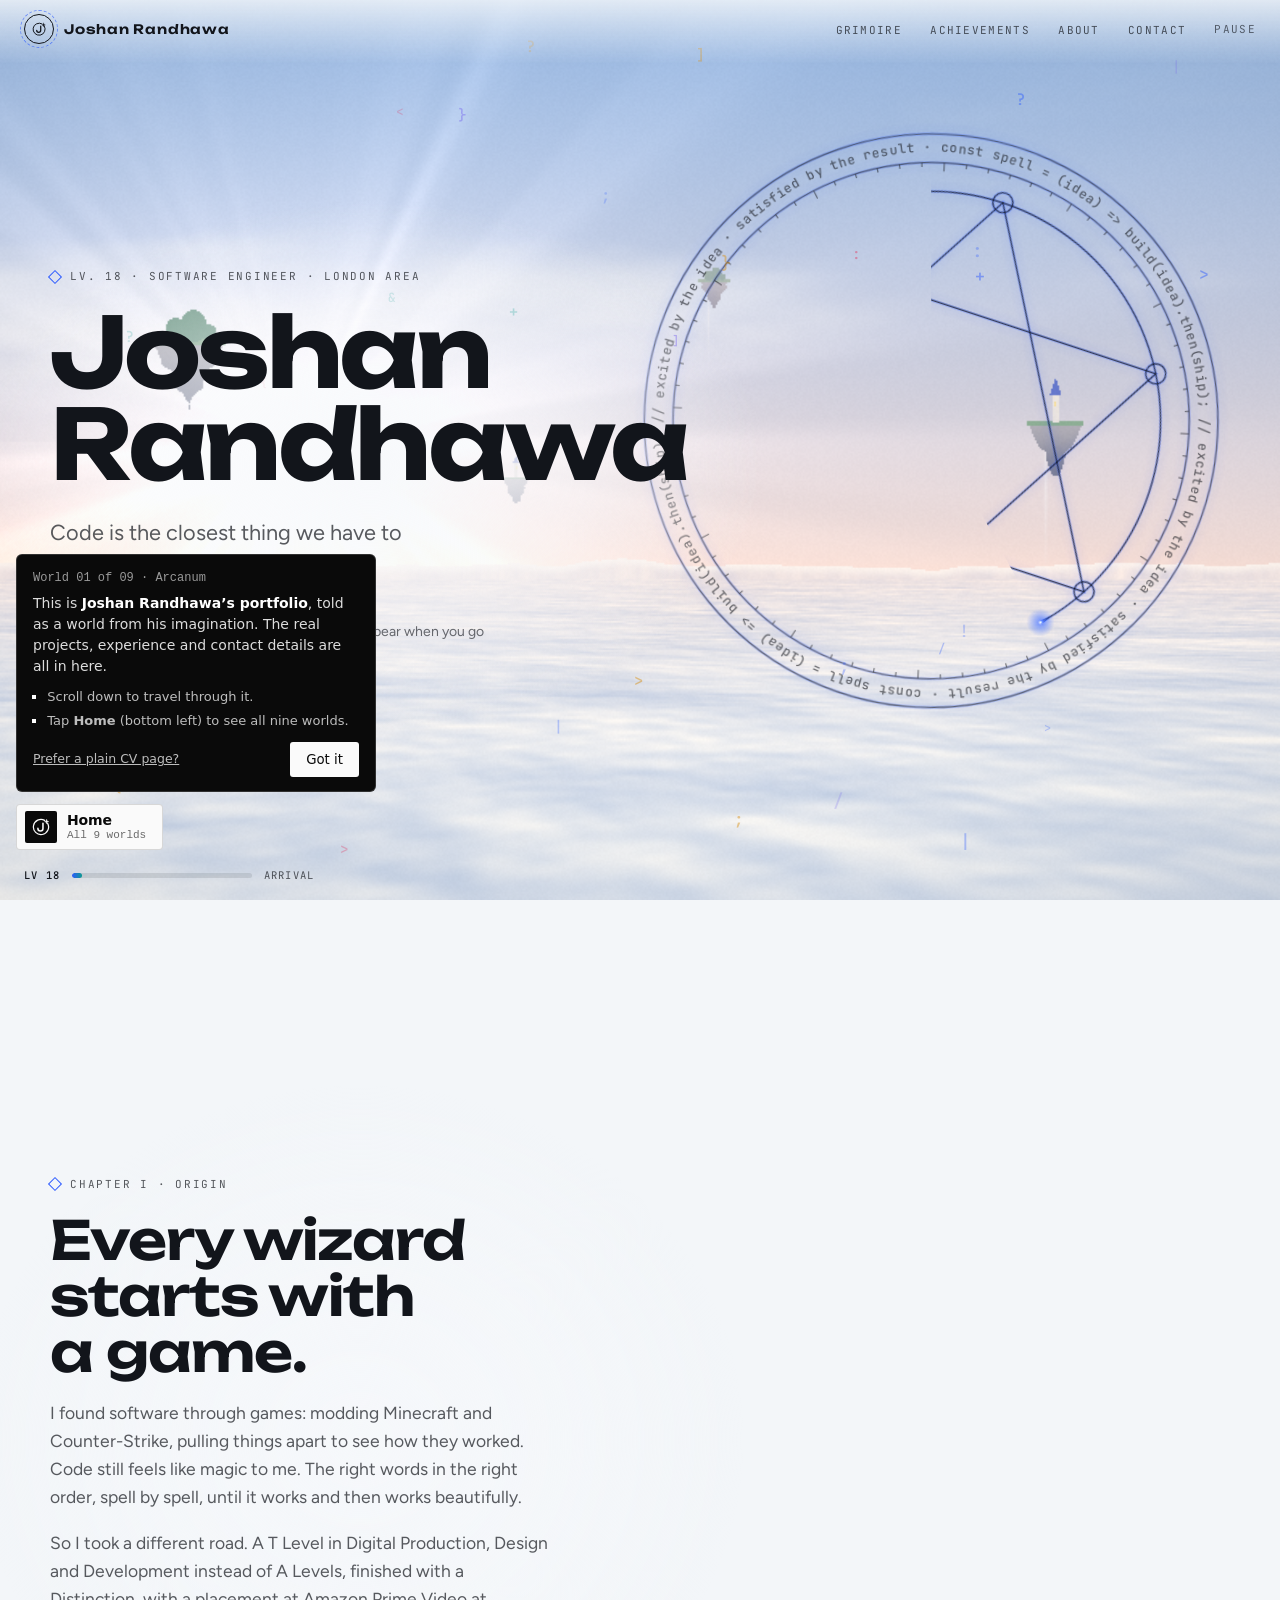
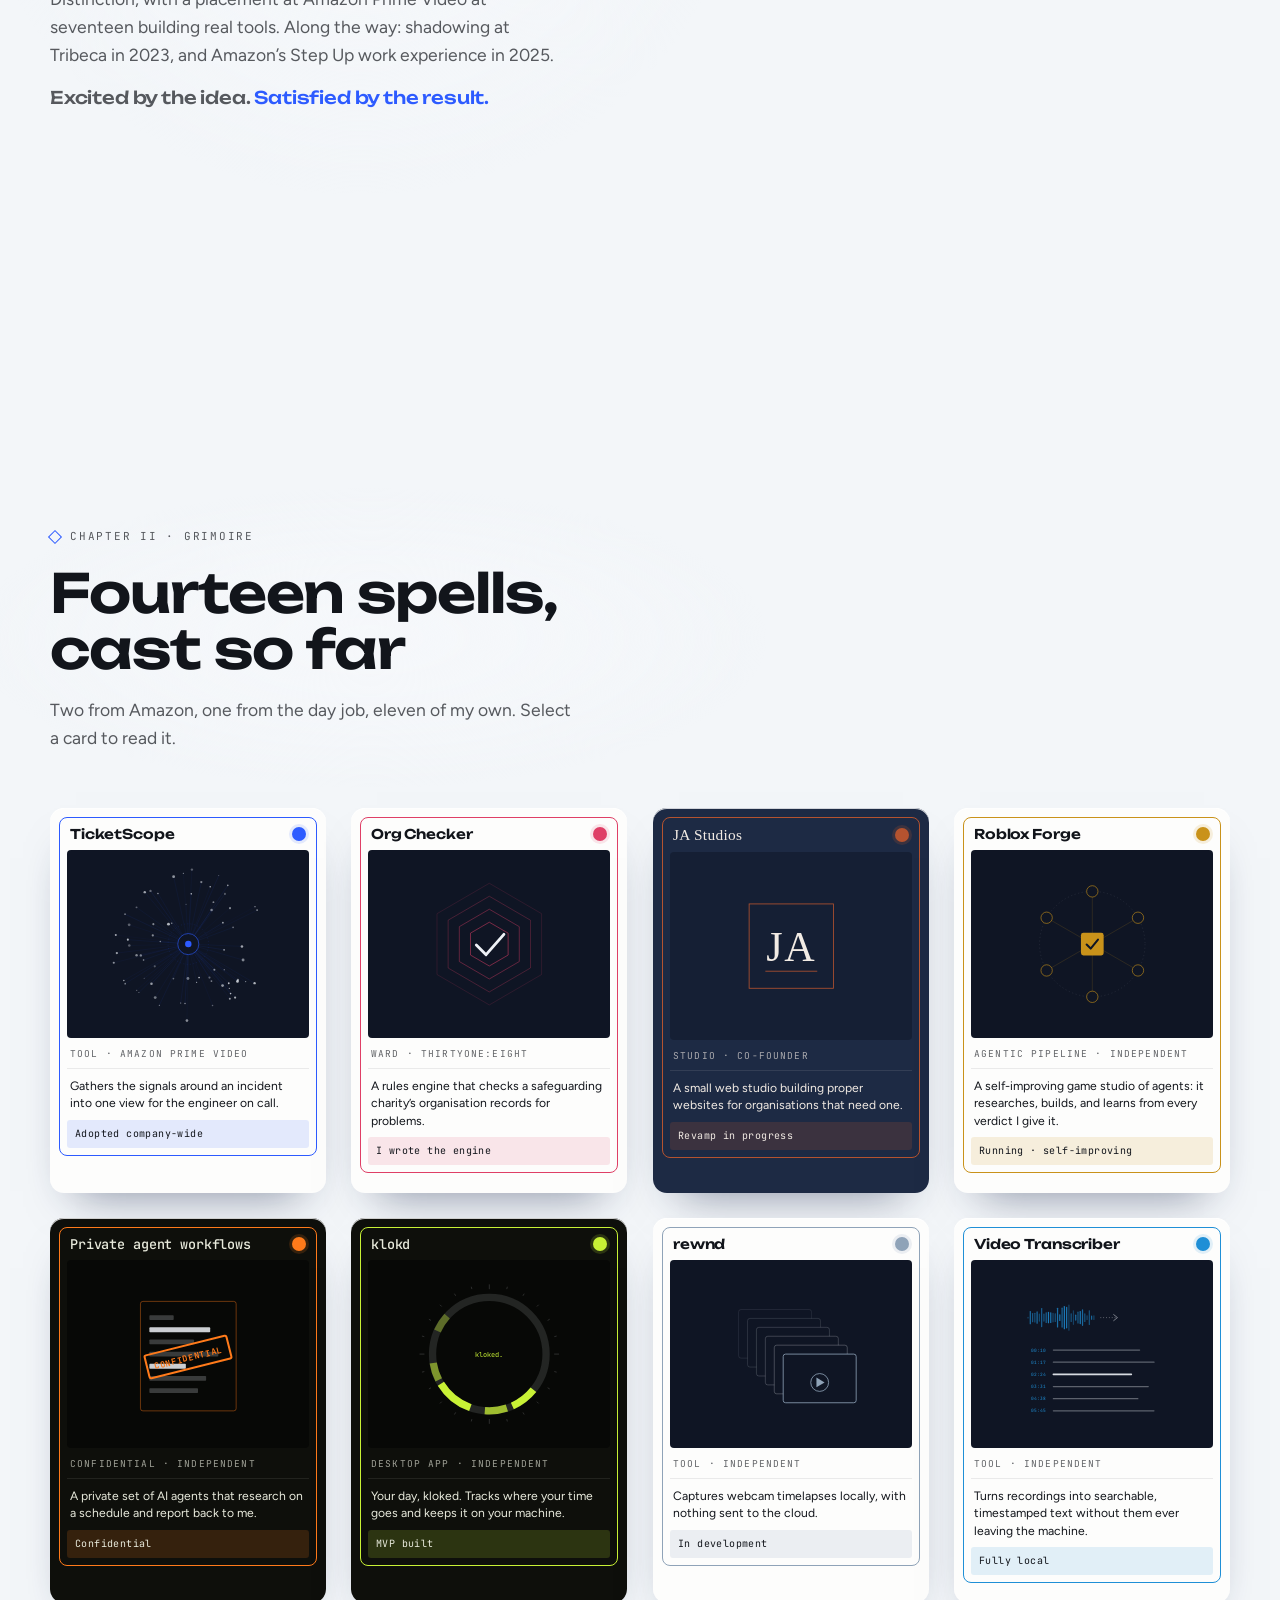
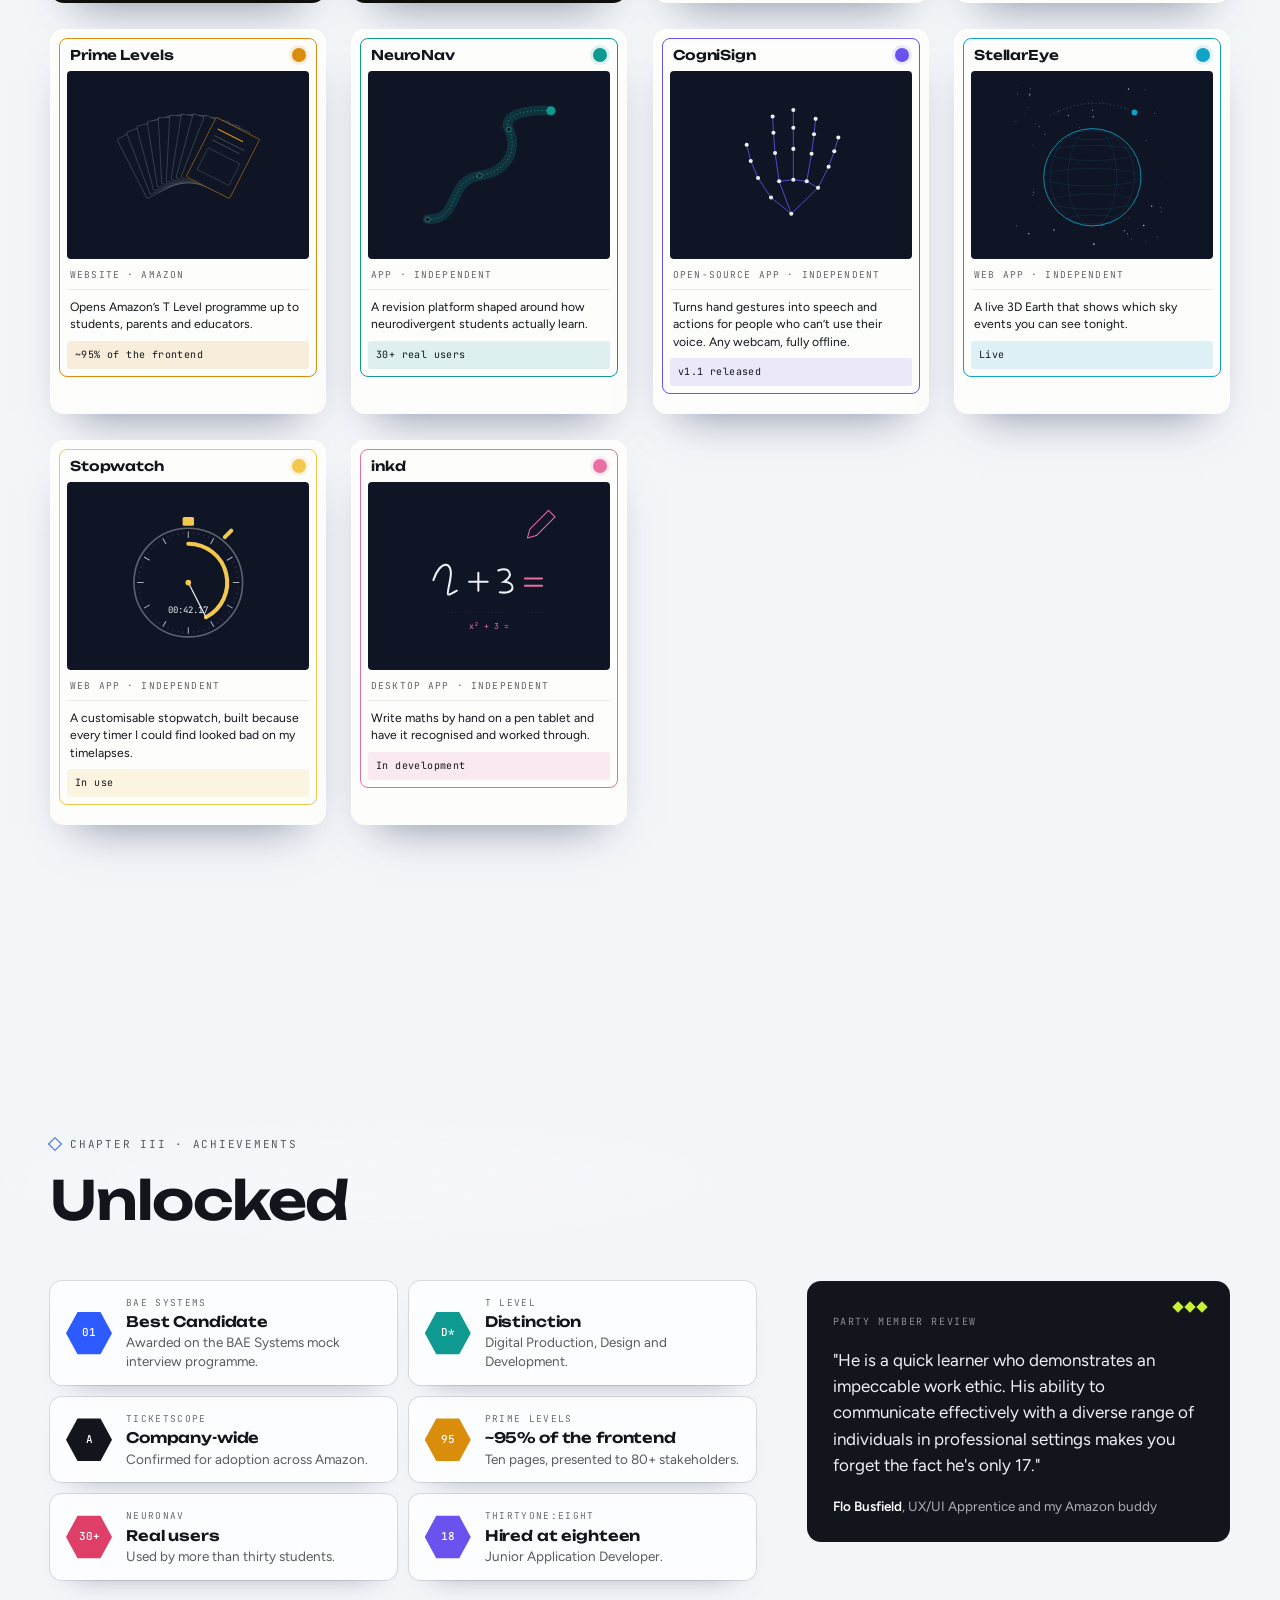
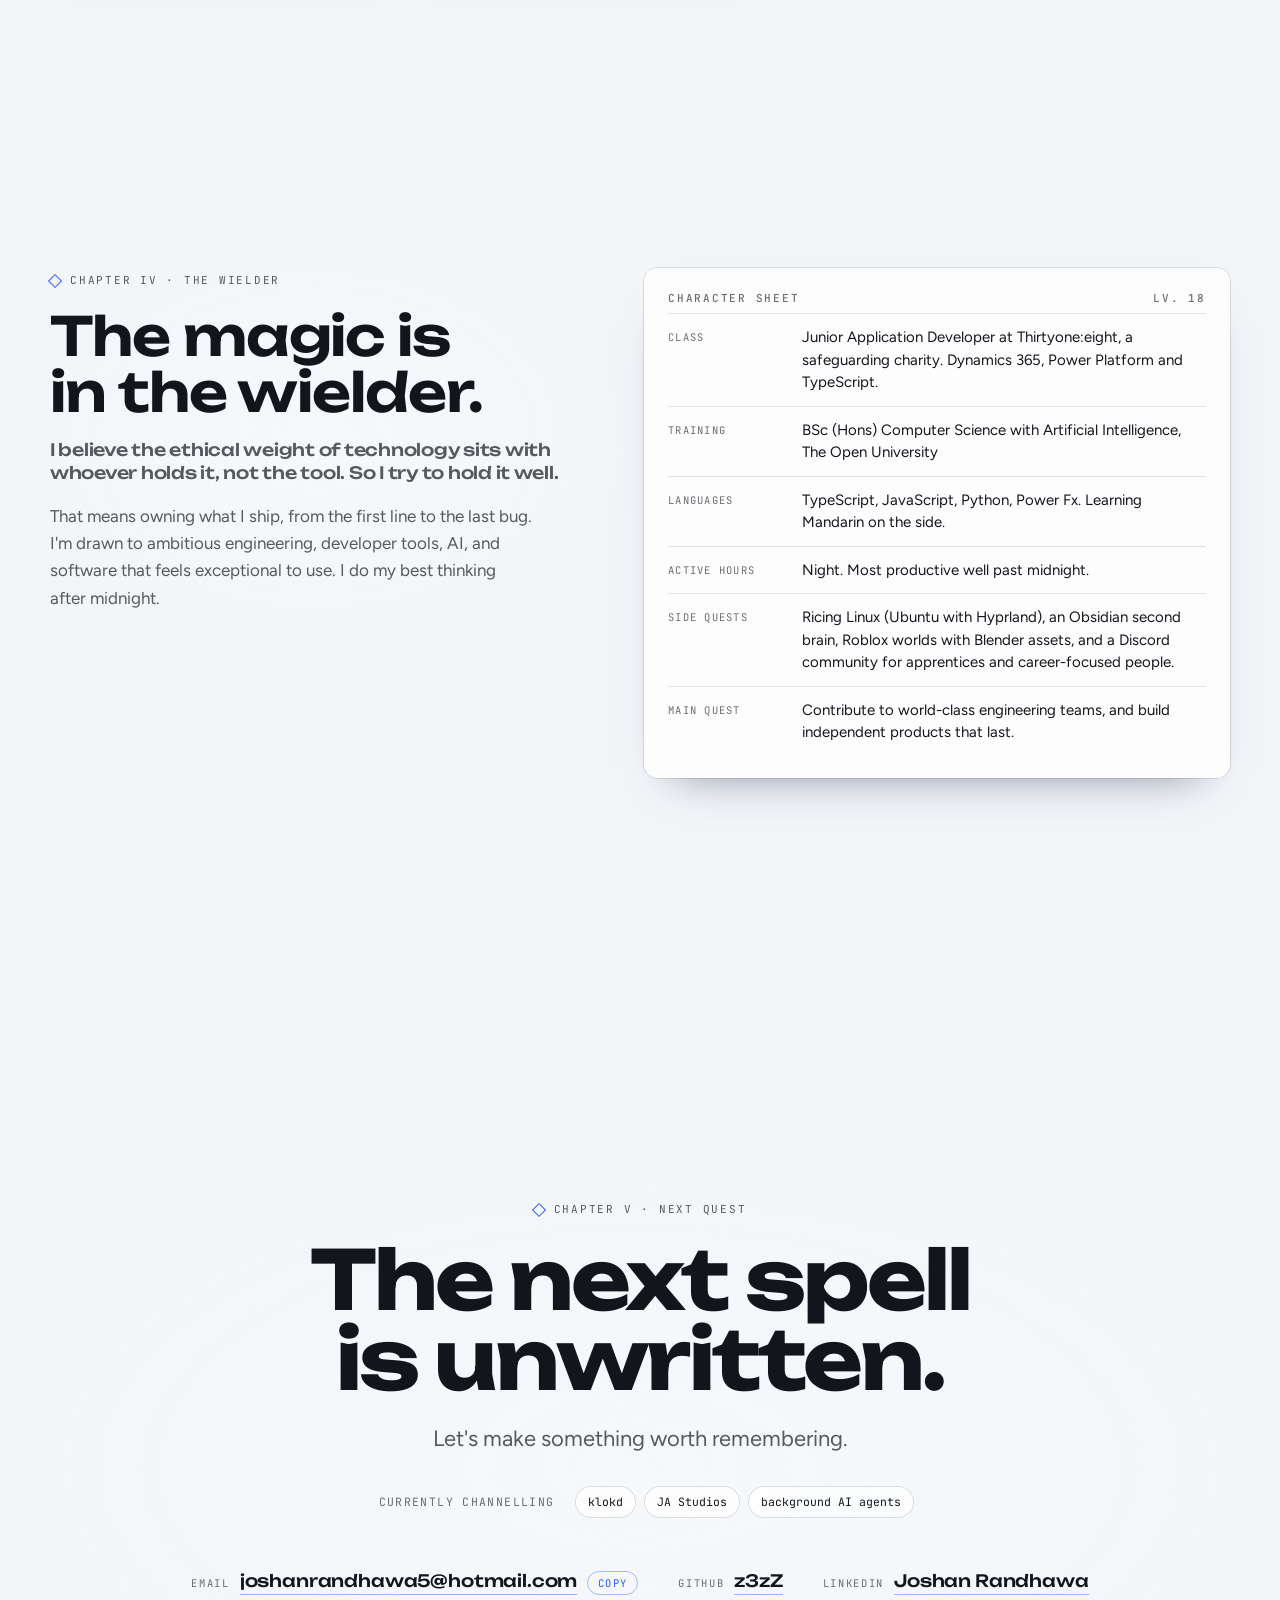
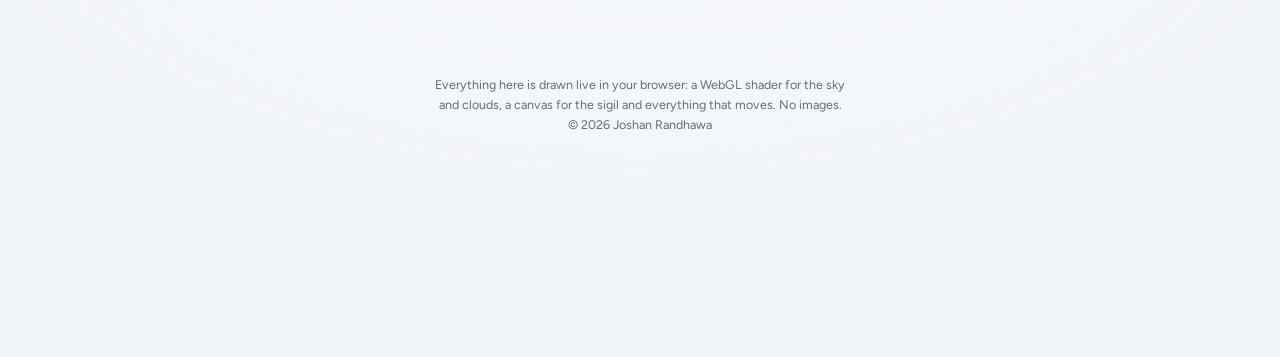
<file: arcanum.html>
<!doctype html>
<html lang="en">
<head>
<meta charset="utf-8">
<meta name="viewport" content="width=device-width, initial-scale=1, viewport-fit=cover">
<link rel="icon" type="image/svg+xml" href="data:image/svg+xml,%3Csvg%20xmlns%3D%22http%3A//www.w3.org/2000/svg%22%20viewBox%3D%220%200%2032%2032%22%3E%3Cstyle%3Eg%7Bstroke%3A%230a0a0a%7D.s%7Bfill%3A%230a0a0a%7D%40media%20%28prefers-color-scheme%3Adark%29%7Bg%7Bstroke%3A%23fafafa%7D.s%7Bfill%3A%23fafafa%7D%7D%3C/style%3E%3Cg%20fill%3D%22none%22%20stroke-linecap%3D%22round%22%20stroke-linejoin%3D%22round%22%20stroke-width%3D%222.6%22%3E%3Cpath%20d%3D%22M22.5%204.2A13.5%2013.5%200%201%200%2027.8%209.5%22%20stroke-width%3D%223.2%22/%3E%3Cpath%20d%3D%22M26%202.5l1.1%202.9%202.9%201.1-2.9%201.1-1.1%202.9-1.1-2.9-2.9-1.1%202.9-1.1z%22%20class%3D%22s%22%20stroke-width%3D%22.6%22/%3E%3Cpath%20d%3D%22M19.5%209.5V18.5a4.5%204.5%200%200%201-9%200%22%20stroke-width%3D%223.2%22/%3E%3C/g%3E%3C/svg%3E">
<style>body{margin:0}img{max-width:100%}[hidden]{display:none!important}</style>
<title>Arcanum · Joshan Randhawa</title>
<link rel="canonical" href="https://www.joshan.dev/">
<meta name="theme-color" content="#b08a5b">
<link rel="apple-touch-icon" href="/apple-touch-icon.png">
<meta property="og:type" content="website">
<meta property="og:site_name" content="joshan.dev">
<meta property="og:title" content="Arcanum · Joshan Randhawa">
<meta property="og:description" content="Sky islands above a sea of cloud, and a code sigil that draws itself as you go. One of nine portfolio worlds by Joshan Randhawa.">
<meta property="og:url" content="https://www.joshan.dev/arcanum.html">
<meta property="og:image" content="https://www.joshan.dev/og/arcanum.png">
<meta property="og:image:width" content="1200">
<meta property="og:image:height" content="630">
<meta property="og:image:alt" content="Arcanum · Joshan Randhawa">
<meta name="twitter:card" content="summary_large_image">
<meta name="twitter:title" content="Arcanum · Joshan Randhawa">
<meta name="twitter:description" content="Sky islands above a sea of cloud, and a code sigil that draws itself as you go. One of nine portfolio worlds by Joshan Randhawa.">
<meta name="twitter:image" content="https://www.joshan.dev/og/arcanum.png">

<meta name="claude:viewport-fit-sides" content="cover">
<meta name="description" content="Joshan Randhawa, software engineer. Code is the closest thing we have to magic.">
<link rel="preconnect" href="https://fonts.googleapis.com">
<link rel="preconnect" href="https://fonts.gstatic.com" crossorigin>
<link rel="stylesheet" href="https://fonts.googleapis.com/css2?family=Figtree:wght@400;500;600&family=JetBrains+Mono:wght@400;500&family=Unbounded:wght@400;500;600;700&display=swap">
<style>
/* Layout: a bright sky world above a sea of cloud (WebGL) with a self-drawing code sigil (canvas) that follows the reader.
   Six chapters read like a quest log: Arrival, Origin, Grimoire, Achievements, The wielder, Next quest. */
:root{
  --paper:#f3f6f9;
  --ink:#12151b;
  --ink-dim:rgba(18,21,27,.7);
  --ink-faint:rgba(18,21,27,.62);
  --rule:rgba(18,21,27,.12);
  --cobalt:#2d5bff;
  --amber:#d98d0b;
  --teal:#0e9a90;
  --rose:#df3f66;
  --violet:#6a52ee;
  --klokd:#c8f135;
  --navy:#1d2a44;
  --rust:#b5532f;
  --f-display:"Unbounded","Arial Black",system-ui,sans-serif;
  --f-body:"Figtree",system-ui,-apple-system,"Segoe UI",Roboto,sans-serif;
  --f-mono:"JetBrains Mono",ui-monospace,SFMono-Regular,Menlo,monospace;
  --gutter:max(24px, env(safe-area-inset-left, 0px));
  --gutter-r:max(24px, env(safe-area-inset-right, 0px));
  color-scheme:light;
}
*{box-sizing:border-box}
html{background:var(--paper);scroll-behavior:smooth}
body{background:var(--paper);color:var(--ink);font-family:var(--f-body);font-size:16px;line-height:1.6;-webkit-font-smoothing:antialiased;overflow-x:hidden}
body.no-webgl{background:linear-gradient(180deg,#9fbbe0 0%,#dfeaf4 46%,#ffffff 52%,#e6ecf3 100%) fixed}
body.no-webgl #sky{display:none}
::selection{background:rgba(45,91,255,.22)}
a{color:inherit}
:focus-visible{outline:2px solid var(--cobalt);outline-offset:4px;border-radius:2px}
#sky,#fg{position:fixed;top:0;left:0;width:100%;height:100vh;height:100lvh;pointer-events:none;display:block}
#sky{z-index:0}#fg{z-index:1}
main{position:relative;z-index:2}
.skip{position:absolute;left:var(--gutter);top:-60px;z-index:50;background:var(--ink);color:var(--paper);padding:10px 14px;font-size:14px;text-decoration:none}
.skip:focus{top:calc(env(safe-area-inset-top,0px) + 12px)}

/* nav */
.nav{position:fixed;top:0;left:0;right:0;z-index:30;display:flex;align-items:center;justify-content:space-between;gap:16px;
  padding-top:calc(env(safe-area-inset-top,0px) + 14px);padding-bottom:20px;padding-left:var(--gutter);padding-right:var(--gutter-r);
  background:linear-gradient(to bottom,rgba(243,246,249,.82),rgba(243,246,249,0))}
.mark{display:flex;align-items:center;gap:10px;text-decoration:none;font-family:var(--f-display);font-weight:600;font-size:13px;letter-spacing:.06em;white-space:nowrap}
.mark .rune{width:30px;height:30px;border-radius:50%;border:1.5px solid var(--ink);display:grid;place-items:center;font-family:var(--f-mono);font-size:11px;font-weight:500;position:relative}
.mark .rune::after{content:"";position:absolute;inset:-5px;border-radius:50%;border:1px dashed rgba(45,91,255,.6);animation:spin 18s linear infinite}
@keyframes spin{to{transform:rotate(360deg)}}
.nav ul{display:flex;align-items:center;gap:clamp(12px,2.2vw,30px);list-style:none;margin:0;padding:0}
.lk,.still{font-family:var(--f-mono);font-size:11px;letter-spacing:.12em;text-transform:uppercase;color:var(--ink-dim);text-decoration:none;padding:6px 0;border:0;border-bottom:1.5px solid transparent;background:none;cursor:pointer}
.lk:hover,.still:hover{color:var(--ink)}
.lk[aria-current="true"]{color:var(--ink);border-bottom-color:var(--cobalt)}
.still{color:var(--ink-faint)}
@media (max-width:700px){.mark .name{display:none}.nav ul{gap:12px}.lk,.still{font-size:10px;letter-spacing:.08em}.lk.opt{display:none}}

/* shared */
section{position:relative;overflow-x:clip;padding-left:var(--gutter);padding-right:var(--gutter-r)}
.wrap{max-width:1180px;margin:0 auto;width:100%}
.eyebrow{display:inline-flex;align-items:center;gap:10px;margin:0 0 20px;font-family:var(--f-mono);font-size:11px;letter-spacing:.16em;text-transform:uppercase;color:var(--ink-dim)}
.eyebrow::before{content:"";width:8px;height:8px;transform:rotate(45deg);border:1.5px solid var(--cobalt)}
h2.sec{font-family:var(--f-display);font-weight:600;font-size:clamp(30px,4.2vw,58px);line-height:1.04;letter-spacing:-.02em;margin:0;text-wrap:balance}
.lead{color:var(--ink-dim);font-size:17.5px;max-width:48ch;margin:18px 0 0}
.veil{position:relative;isolation:isolate}
.veil::before{content:"";position:absolute;inset:-16% -12%;z-index:-1;pointer-events:none;background:radial-gradient(closest-side,rgba(246,248,251,.86),rgba(246,248,251,.5) 55%,rgba(246,248,251,0))}

/* arrival */
#arrival{min-height:100svh;display:flex;align-items:center;padding-block:120px 90px}
.hero{max-width:640px}
.hero h1{font-family:var(--f-display);font-weight:700;font-size:clamp(44px,7.6vw,112px);line-height:.95;letter-spacing:-.035em;margin:0;text-wrap:balance;animation:rise 1.6s cubic-bezier(.2,.7,.1,1) both}
@keyframes rise{from{opacity:.15;transform:translateY(14px);filter:blur(6px)}to{opacity:1;transform:none;filter:none}}
.hero .sub{font-size:clamp(18px,1.7vw,22px);color:var(--ink-dim);margin:24px 0 0;max-width:30ch}
.hero .sub b{color:var(--ink);font-weight:600}
.hero-row{display:flex;flex-wrap:wrap;align-items:center;gap:16px 30px;margin-top:36px}
.btn{display:inline-flex;align-items:center;gap:12px;padding:13px 20px;border-radius:999px;background:var(--ink);color:var(--paper);font-family:var(--f-mono);font-size:12px;letter-spacing:.1em;text-transform:uppercase;text-decoration:none;box-shadow:0 0 0 4px rgba(45,91,255,.14),0 14px 30px -16px rgba(18,21,27,.6);transition:box-shadow .3s,transform .3s}
.btn:hover{box-shadow:0 0 0 7px rgba(45,91,255,.2),0 14px 30px -16px rgba(18,21,27,.6);transform:translateY(-1px)}
.whisper{margin:0;font-size:14px;color:var(--ink-faint);max-width:30ch}

/* origin */
#origin{min-height:120vh;display:flex;align-items:center;padding-block:18vh}
.origin{max-width:620px}
.origin p:not(.eyebrow){font-size:17.5px;color:var(--ink-dim);max-width:46ch;margin:18px 0 0}
.motto{margin:44px 0 0;font-family:var(--f-display);font-weight:500;font-size:clamp(22px,2.4vw,32px);line-height:1.25;letter-spacing:-.01em;max-width:20ch}
.motto em{font-style:normal;color:var(--cobalt)}

/* grimoire */
#grimoire{padding-block:16vh 18vh}
.deck{list-style:none;margin:56px 0 0;padding:0;display:grid;grid-template-columns:repeat(4,minmax(0,1fr));gap:clamp(14px,2vw,26px)}
.deck li{display:flex;min-width:0}
.card{--el:var(--cobalt);--el-soft:rgba(45,91,255,.1);--card-bg:#fdfdfc;--card-fg:var(--ink);--art:#0f1524;
  position:relative;width:100%;aspect-ratio:63/88;border:0;padding:9px;margin:0;font:inherit;text-align:left;cursor:pointer;color:var(--card-fg);background:var(--card-bg);border-radius:14px;
  box-shadow:0 1px 0 rgba(255,255,255,.8) inset,0 24px 44px -26px rgba(20,32,70,.55);
  transform:perspective(900px) rotateX(var(--rx,0deg)) rotateY(var(--ry,0deg)) translateY(var(--ty,0px));transition:transform .35s cubic-bezier(.2,.7,.1,1),box-shadow .35s;display:flex}
.card:hover,.card:focus-visible{--ty:-6px;box-shadow:0 0 0 1px var(--el),0 0 40px -6px var(--el),0 30px 50px -26px rgba(20,32,70,.6);outline:none}
.frame{flex:1;min-width:0;display:flex;flex-direction:column;border:1.5px solid var(--el);border-radius:8px;overflow:hidden}
.c-top{display:flex;align-items:center;justify-content:space-between;gap:8px;padding:9px 10px 8px}
.c-nm{font-family:var(--f-display);font-weight:600;font-size:clamp(12px,1.05vw,15px);letter-spacing:-.01em;line-height:1.1;min-width:0}
.pip{flex:0 0 14px;height:14px;border-radius:50%;background:var(--el);box-shadow:0 0 0 3px var(--el-soft)}
.c-art{margin:0 7px;height:40%;background:var(--art);border-radius:4px;display:grid;place-items:center;overflow:hidden}
.c-art svg{width:78%;height:86%}
.c-type{margin:0 7px;padding:8px 3px 6px;font-family:var(--f-mono);font-size:9.5px;letter-spacing:.12em;text-transform:uppercase;opacity:.66;border-bottom:1px solid var(--rule)}
.c-fx{flex:1;padding:8px 10px;font-size:clamp(11.5px,.95vw,13px);line-height:1.45;min-height:0;overflow:hidden}
.c-stat{margin:0 7px 7px;padding:6px 8px;border-radius:3px;background:var(--el-soft);font-family:var(--f-mono);font-size:10px;letter-spacing:.04em}
.sheen{position:absolute;inset:0;border-radius:14px;pointer-events:none;opacity:0;transition:opacity .35s;
  background:radial-gradient(circle at var(--mx,50%) var(--my,30%),rgba(255,255,255,.6),transparent 42%),linear-gradient(115deg,transparent 30%,rgba(45,91,255,.1),rgba(14,154,144,.1),rgba(217,141,11,.1),transparent 72%);mix-blend-mode:soft-light}
.card:hover .sheen,.card:focus-visible .sheen{opacity:1}
.card.dk{--card-bg:#0e0f0b;--card-fg:#e9ebdd;--rule:rgba(233,235,221,.14);--art:#070806}
.card.ja{--card-bg:var(--navy);--card-fg:#f2ebe4;--rule:rgba(242,235,228,.16);--art:#151f34;--el:var(--rust);--el-soft:rgba(181,83,47,.22)}
.card.dk .c-nm{font-family:var(--f-mono);font-weight:500}
.card.ja .c-nm{font-family:Georgia,"Times New Roman",serif;font-weight:400;font-size:clamp(14px,1.2vw,17px);letter-spacing:.02em}
@media (max-width:1000px){.deck{grid-template-columns:repeat(2,minmax(0,1fr))}.card{aspect-ratio:auto;min-height:420px}}
@media (max-width:560px){
  .deck{display:flex;overflow-x:auto;scroll-snap-type:x mandatory;margin-left:calc(-1 * var(--gutter));margin-right:calc(-1 * var(--gutter-r));padding:8px var(--gutter-r) 24px var(--gutter);scrollbar-width:none}
  .deck::-webkit-scrollbar{display:none}
  .deck li{flex:0 0 74%;scroll-snap-align:center}
  .card{aspect-ratio:63/88;min-height:0}
}

/* achievements */
#feats{padding-block:16vh}
.feats{display:grid;grid-template-columns:minmax(0,1.25fr) minmax(0,.75fr);gap:clamp(28px,4vw,64px);align-items:start;margin-top:52px}
.badges{list-style:none;margin:0;padding:0;display:grid;grid-template-columns:repeat(2,minmax(0,1fr));gap:12px}
.badge{display:grid;grid-template-columns:46px minmax(0,1fr);gap:14px;align-items:center;padding:14px 16px;border-radius:12px;background:rgba(255,255,255,.72);box-shadow:0 0 0 1px var(--rule),0 16px 30px -24px rgba(20,32,70,.5)}
.hex{width:46px;height:46px;display:grid;place-items:center;clip-path:polygon(25% 4%,75% 4%,100% 50%,75% 96%,25% 96%,0 50%);background:var(--c,var(--cobalt));color:#fff;font-family:var(--f-mono);font-size:11px;font-weight:500}
.badge b{display:block;font-family:var(--f-display);font-weight:600;font-size:14.5px;letter-spacing:-.01em;line-height:1.25}
.badge div>span{display:block;font-size:13.5px;color:var(--ink-dim);line-height:1.4;margin-top:2px}
.badge small{display:block;font-family:var(--f-mono);font-size:9.5px;letter-spacing:.14em;text-transform:uppercase;color:var(--ink-faint);margin-bottom:3px}
.review{margin:0;padding:26px 26px 24px;border-radius:14px;background:var(--ink);color:#eef1f6;position:relative}
.review .lbl{font-family:var(--f-mono);font-size:10px;letter-spacing:.16em;text-transform:uppercase;color:rgba(238,241,246,.55)}
.review blockquote{margin:14px 0 0;font-size:17px;line-height:1.55}
.review figcaption{margin-top:18px;font-size:13.5px;color:rgba(238,241,246,.7)}
.review figcaption b{color:#fff;font-weight:600}
.stars{position:absolute;top:22px;right:24px;display:flex;gap:4px}
.stars i{width:8px;height:8px;transform:rotate(45deg);background:var(--klokd)}
@media (max-width:900px){.feats{grid-template-columns:1fr}}
@media (max-width:560px){.badges{grid-template-columns:1fr}}

/* wielder */
#wielder{padding-block:16vh}
.wielder{display:grid;grid-template-columns:minmax(0,.95fr) minmax(0,1.05fr);gap:clamp(32px,5vw,80px);align-items:start}
.wielder .big{font-family:var(--f-display);font-weight:500;font-size:clamp(20px,1.9vw,26px);line-height:1.35;letter-spacing:-.015em;margin:26px 0 0;max-width:24ch}
.wielder p:not(.eyebrow){color:var(--ink-dim);font-size:17px;max-width:44ch;margin:18px 0 0}
.sheetc{margin:0;padding:22px 24px;border-radius:14px;background:rgba(255,255,255,.78);box-shadow:0 0 0 1px var(--rule),0 24px 44px -30px rgba(20,32,70,.55)}
.sheetc h3{margin:0 0 6px;font-family:var(--f-mono);font-size:11px;letter-spacing:.16em;text-transform:uppercase;color:var(--ink-faint);font-weight:500;display:flex;justify-content:space-between}
.sheetc dl{margin:0}
.sheetc div{display:grid;grid-template-columns:120px minmax(0,1fr);gap:14px;padding:12px 0;border-top:1px solid var(--rule)}
.sheetc dt{font-family:var(--f-mono);font-size:10.5px;letter-spacing:.12em;text-transform:uppercase;color:var(--ink-faint);padding-top:3px}
.sheetc dd{margin:0;font-size:15px;line-height:1.5}
@media (max-width:860px){.wielder{grid-template-columns:1fr}}
@media (max-width:480px){.sheetc div{grid-template-columns:1fr;gap:2px}}

/* summit */
#summit{min-height:115vh;display:flex;align-items:center;padding-block:20vh 14vh;text-align:center}
#summit .eyebrow{justify-content:center}
.final{font-family:var(--f-display);font-weight:700;font-size:clamp(36px,6.4vw,92px);line-height:.98;letter-spacing:-.035em;margin:0 auto;max-width:13ch;text-wrap:balance}
.final-sub{font-size:clamp(18px,1.8vw,22px);color:var(--ink-dim);margin:22px 0 0}
.channel{margin:30px auto 0;display:flex;flex-wrap:wrap;justify-content:center;gap:10px;font-family:var(--f-mono);font-size:11.5px}
.channel span{padding:6px 12px;border-radius:999px;background:rgba(255,255,255,.75);box-shadow:0 0 0 1px var(--rule)}
.channel .lbl{background:none;box-shadow:none;color:var(--ink-faint);letter-spacing:.12em;text-transform:uppercase}
.contact{list-style:none;margin:50px auto 0;padding:0;display:flex;flex-wrap:wrap;justify-content:center;gap:14px 40px}
.contact li{display:flex;align-items:baseline;gap:10px;flex-wrap:wrap;justify-content:center}
.c-l{font-family:var(--f-mono);font-size:10.5px;letter-spacing:.16em;text-transform:uppercase;color:var(--ink-faint)}
.c-v{font-family:var(--f-display);font-weight:500;font-size:17px;letter-spacing:-.01em;text-decoration:none;border-bottom:1.5px solid rgba(45,91,255,.45);user-select:all;overflow-wrap:anywhere}
a.c-v:hover{border-bottom-color:var(--cobalt)}
.copy{font-family:var(--f-mono);font-size:10.5px;letter-spacing:.12em;text-transform:uppercase;color:var(--cobalt);background:none;border:1px solid rgba(45,91,255,.4);border-radius:999px;padding:4px 10px;cursor:pointer}
.foot{margin:80px auto 0;max-width:52ch;font-size:12.5px;color:var(--ink-faint)}

/* HUD + toasts */
.hud{position:fixed;z-index:25;left:var(--gutter);bottom:calc(env(safe-area-inset-bottom,0px) + 16px);display:flex;align-items:center;gap:12px;pointer-events:none;font-family:var(--f-mono);font-size:10.5px;letter-spacing:.12em;text-transform:uppercase;color:var(--ink-dim)}
.hud b{font-weight:500;color:var(--ink)}
.xp{width:clamp(90px,14vw,180px);height:5px;border-radius:3px;background:rgba(18,21,27,.1);overflow:hidden}
.xp i{display:block;height:100%;width:0;background:linear-gradient(90deg,var(--cobalt),var(--teal));border-radius:3px}
.toasts{position:fixed;z-index:40;right:var(--gutter-r);bottom:calc(env(safe-area-inset-bottom,0px) + 16px);display:flex;flex-direction:column;align-items:flex-end;gap:8px;pointer-events:none}
.toast{display:flex;align-items:center;gap:10px;padding:10px 14px;border-radius:10px;background:var(--ink);color:#eef1f6;font-size:13px;box-shadow:0 18px 40px -20px rgba(0,0,0,.6);animation:toast 4.2s ease both}
.toast i{width:9px;height:9px;transform:rotate(45deg);background:var(--klokd);flex:0 0 9px}
@keyframes toast{0%{opacity:0;transform:translateY(10px)}8%,82%{opacity:1;transform:none}100%{opacity:0;transform:translateY(-6px)}}
@media (max-width:560px){.hud .area{display:none}}

/* spell sheet */
.sheet{--el:var(--cobalt);--sh-bg:#fbfcfd;--sh-fg:var(--ink);--sh-dim:rgba(18,21,27,.62);--sh-rule:rgba(18,21,27,.12);--sh-title:var(--f-display);--viz-bg:#0f1524;--viz-a:var(--el);--viz-b:#eef1f6;
  border:0;padding:0;margin:auto;width:min(1060px,calc(100% - 32px));max-width:none;max-height:calc(100dvh - 48px);overflow:auto;border-radius:18px;background:var(--sh-bg);color:var(--sh-fg);box-shadow:0 0 0 1.5px var(--el),0 60px 120px -40px rgba(18,21,27,.6)}
.sheet[open]{animation:conjure .6s cubic-bezier(.2,.75,.1,1)}
@keyframes conjure{from{opacity:0;transform:scale(.94) translateY(10px);filter:blur(4px)}to{opacity:1;transform:none;filter:none}}
.sheet::backdrop{background:rgba(220,228,240,.55);backdrop-filter:blur(3px)}
.sheet.dk{--sh-bg:#0e0f0b;--sh-fg:#e9ebdd;--sh-dim:rgba(233,235,221,.6);--sh-rule:rgba(233,235,221,.14);--sh-title:var(--f-mono);--viz-bg:#070806;--viz-b:#e9ebdd}
.sheet.ja{--sh-bg:var(--navy);--sh-fg:#f2ebe4;--sh-dim:rgba(242,235,228,.62);--sh-rule:rgba(242,235,228,.16);--sh-title:Georgia,"Times New Roman",serif;--viz-bg:#121a2d;--viz-b:#f2ebe4}
.sheet-grid{display:grid;grid-template-columns:minmax(0,.85fr) minmax(0,1.15fr);min-height:min(600px,calc(100dvh - 48px))}
.sheet-viz{margin:0;background:var(--viz-bg);display:grid;place-items:center;padding:clamp(24px,4vw,52px)}
.sheet-viz svg{width:100%;max-width:400px;height:auto;display:block}
.sheet-body{padding:clamp(28px,4.5vw,56px);display:flex;flex-direction:column;min-width:0}
.sh-eyebrow{margin:0;font-family:var(--f-mono);font-size:11px;letter-spacing:.14em;text-transform:uppercase;color:var(--sh-dim);display:flex;align-items:center;gap:10px}
.sh-eyebrow::before{content:"";width:10px;height:10px;border-radius:50%;background:var(--el)}
.sheet h2{font-family:var(--sh-title);font-weight:600;font-size:clamp(30px,3.8vw,48px);line-height:1.04;letter-spacing:-.025em;margin:14px 0 0}
.sheet.dk h2{font-weight:500}
.sheet.ja h2{font-weight:400;letter-spacing:.01em}
.sh-lede{font-size:clamp(17px,1.5vw,19px);line-height:1.5;margin:14px 0 0;max-width:42ch}
.sheet.dk .sh-lede{font-family:var(--f-mono);font-size:16px;color:var(--el)}
.sh-stats{display:flex;flex-wrap:wrap;gap:8px;margin:20px 0 0;padding:0;list-style:none}
.sh-stats li{font-family:var(--f-mono);font-size:11px;padding:5px 10px;border-radius:999px;box-shadow:0 0 0 1px var(--el);color:var(--sh-fg)}
.sh-facts{margin:24px 0 0;display:grid}
.sh-facts div{display:grid;grid-template-columns:110px minmax(0,1fr);gap:16px;padding:13px 0;border-top:1px solid var(--sh-rule)}
.sh-facts dt{font-family:var(--f-mono);font-size:10.5px;letter-spacing:.12em;text-transform:uppercase;color:var(--sh-dim);padding-top:3px}
.sh-facts dd{margin:0;font-size:15.5px;line-height:1.6}
.sh-note{display:flex;gap:12px;margin:18px 0 0;font-size:13.5px;color:var(--sh-dim)}
.sh-note::before{content:"";flex:0 0 9px;height:9px;margin-top:6px;transform:rotate(45deg);background:var(--el)}
.sh-nav{margin-top:auto;padding-top:30px;display:flex;align-items:center;justify-content:space-between;gap:12px}
.sh-btn{font-family:var(--f-mono);font-size:11px;letter-spacing:.12em;text-transform:uppercase;color:var(--sh-fg);background:none;border:1px solid var(--sh-rule);border-radius:999px;padding:9px 16px;cursor:pointer}
.sh-btn:hover{border-color:var(--el)}
.sh-count{font-family:var(--f-mono);font-size:11px;color:var(--sh-dim);font-variant-numeric:tabular-nums}
.sh-close{position:absolute;top:14px;right:14px;font-family:var(--f-mono);font-size:10.5px;letter-spacing:.12em;text-transform:uppercase;color:#eef1f6;background:rgba(0,0,0,.4);border:1px solid rgba(255,255,255,.25);border-radius:999px;padding:7px 13px;cursor:pointer}
.sheet-body.swap{animation:swap .45s ease both}
@keyframes swap{from{opacity:.3;transform:translateY(6px)}to{opacity:1;transform:none}}
@media (max-width:760px){
  .sheet{width:100%;margin:auto 0 0;max-height:92dvh;border-radius:18px 18px 0 0}
  .sheet-grid{grid-template-columns:1fr;min-height:0}
  .sheet-viz{height:200px;padding:18px}.sheet-viz svg{height:100%;width:auto}
  .sh-facts div{grid-template-columns:1fr;gap:3px}
  .sheet-body{padding-bottom:calc(env(safe-area-inset-bottom,0px) + 26px)}
}
.is-still .mark .rune::after,.is-still .toast{animation:none}
@media (prefers-reduced-motion:reduce){html{scroll-behavior:auto}.hero h1,.sheet[open],.sheet-body.swap,.mark .rune::after,.toast{animation:none}.card{transition:none}}
</style>

<canvas id="sky" aria-hidden="true"></canvas>
<canvas id="fg" aria-hidden="true"></canvas>
<a class="skip" href="#grimoire">Skip to work</a>

<header class="nav">
  <a class="mark" href="index.html" aria-label="Home: Joshan Randhawa's portfolio, all nine worlds"><span class="rune" aria-hidden="true"><svg style="width:1.3em;height:1.3em;display:block;margin:auto" viewBox="0 0 32 32" fill="none" stroke="currentColor" stroke-linecap="round" stroke-linejoin="round"><path d="M22.5 4.2A13.5 13.5 0 1 0 27.8 9.5" stroke-width="2.2"/><path d="M26 2.5l1.1 2.9 2.9 1.1-2.9 1.1-1.1 2.9-1.1-2.9-2.9-1.1 2.9-1.1z" fill="currentColor" stroke-width=".6"/><path d="M19.5 9.5V18.5a4.5 4.5 0 0 1-9 0" stroke-width="2.8"/></svg></span><span class="name">Joshan Randhawa</span></a>
  <nav aria-label="Sections"><ul>
    <li><a class="lk" href="#grimoire" data-i="2">Grimoire</a></li>
    <li><a class="lk opt" href="#feats" data-i="3">Achievements</a></li>
    <li><a class="lk" href="#wielder" data-i="4">About</a></li>
    <li><a class="lk" href="#summit" data-i="5">Contact</a></li>
    <li><button class="still" id="still" type="button" aria-pressed="false">Pause</button></li>
  </ul></nav>
</header>

<main>
  <section id="arrival" aria-label="Introduction">
    <div class="wrap"><div class="hero veil">
      <p class="eyebrow">Lv. 18 · Software engineer · London area</p>
      <h1>Joshan Randhawa</h1>
      <p class="sub">Code is the closest thing we have to magic. <b>I'm learning to cast it well.</b></p>
      <div class="hero-row">
        <a class="btn" href="#origin">Begin the quest</a>
        <p class="whisper">Some islands only appear when you go looking for them.</p>
      </div>
    </div></div>
  </section>

  <section id="origin" aria-labelledby="origin-h">
    <div class="wrap"><div class="origin veil">
      <p class="eyebrow">Chapter I · Origin</p>
      <h2 class="sec" id="origin-h">Every wizard starts with a game.</h2>
      <p>I found software through games: modding Minecraft and Counter-Strike, pulling things apart to see how they worked. Code still feels like magic to me. The right words in the right order, spell by spell, until it works and then works beautifully.</p>
      <p>So I took a different road. A T Level in Digital Production, Design and Development instead of A Levels, finished with a Distinction, with a placement at Amazon Prime Video at seventeen building real tools. Along the way: shadowing at Tribeca in 2023, and Amazon’s Step Up work experience in 2025.</p>
      <p class="motto">Excited by the idea. <em>Satisfied by the result.</em></p>
    </div></div>
  </section>

  <section id="grimoire" aria-labelledby="grim-h">
    <div class="wrap">
      <div class="veil" style="max-width:640px">
        <p class="eyebrow">Chapter II · Grimoire</p>
        <h2 class="sec" id="grim-h">Fourteen spells, cast so far</h2>
        <p class="lead">Two from Amazon, one from the day job, eleven of my own. Select a card to read it.</p>
      </div>
      <ul class="deck" id="deck"></ul>
    </div>
  </section>

  <section id="feats" aria-labelledby="feats-h">
    <div class="wrap">
      <div class="veil" style="max-width:620px">
        <p class="eyebrow">Chapter III · Achievements</p>
        <h2 class="sec" id="feats-h">Unlocked</h2>
      </div>
      <div class="feats">
        <ul class="badges">
          <li class="badge"><span class="hex" style="--c:var(--cobalt)" aria-hidden="true">01</span><div><small>BAE Systems</small><b>Best Candidate</b><span>Awarded on the BAE Systems mock interview programme.</span></div></li>
          <li class="badge"><span class="hex" style="--c:var(--teal)" aria-hidden="true">D*</span><div><small>T Level</small><b>Distinction</b><span>Digital Production, Design and Development.</span></div></li>
          <li class="badge"><span class="hex" style="--c:var(--ink)" aria-hidden="true">A</span><div><small>TicketScope</small><b>Company-wide</b><span>Confirmed for adoption across Amazon.</span></div></li>
          <li class="badge"><span class="hex" style="--c:var(--amber)" aria-hidden="true">95</span><div><small>Prime Levels</small><b>~95% of the frontend</b><span>Ten pages, presented to 80+ stakeholders.</span></div></li>
          <li class="badge"><span class="hex" style="--c:var(--rose)" aria-hidden="true">30+</span><div><small>NeuroNav</small><b>Real users</b><span>Used by more than thirty students.</span></div></li>
          <li class="badge"><span class="hex" style="--c:var(--violet)" aria-hidden="true">18</span><div><small>Thirtyone:eight</small><b>Hired at eighteen</b><span>Junior Application Developer.</span></div></li>
        </ul>
        <figure class="review">
          <span class="lbl">Party member review</span>
          <span class="stars" aria-hidden="true"><i></i><i></i><i></i></span>
          <blockquote>"He is a quick learner who demonstrates an impeccable work ethic. His ability to communicate effectively with a diverse range of individuals in professional settings makes you forget the fact he's only 17."</blockquote>
          <figcaption><b>Flo Busfield</b>, UX/UI Apprentice and my Amazon buddy</figcaption>
        </figure>
      </div>
    </div>
  </section>

  <section id="wielder" aria-labelledby="wield-h">
    <div class="wrap wielder">
      <div class="veil">
        <p class="eyebrow">Chapter IV · The wielder</p>
        <h2 class="sec" id="wield-h">The magic is in the wielder.</h2>
        <p class="big">I believe the ethical weight of technology sits with whoever holds it, not the tool. So I try to hold it well.</p>
        <p>That means owning what I ship, from the first line to the last bug. I'm drawn to ambitious engineering, developer tools, AI, and software that feels exceptional to use. I do my best thinking after midnight.</p>
      </div>
      <figure class="sheetc">
        <h3><span>Character sheet</span><span>Lv. 18</span></h3>
        <dl>
          <div><dt>Class</dt><dd>Junior Application Developer at Thirtyone:eight, a safeguarding charity. Dynamics 365, Power Platform and TypeScript.</dd></div>
          <div><dt>Training</dt><dd>BSc (Hons) Computer Science with Artificial Intelligence, The Open University</dd></div>
          <div><dt>Languages</dt><dd>TypeScript, JavaScript, Python, Power Fx. Learning Mandarin on the side.</dd></div>
          <div><dt>Active hours</dt><dd>Night. Most productive well past midnight.</dd></div>
          <div><dt>Side quests</dt><dd>Ricing Linux (Ubuntu with Hyprland), an Obsidian second brain, Roblox worlds with Blender assets, and a Discord community for apprentices and career-focused people.</dd></div>
          <div><dt>Main quest</dt><dd>Contribute to world-class engineering teams, and build independent products that last.</dd></div>
        </dl>
      </figure>
    </div>
  </section>

  <section id="summit" aria-labelledby="summit-h">
    <div class="wrap"><div class="veil">
      <p class="eyebrow">Chapter V · Next quest</p>
      <h2 class="final" id="summit-h">The next spell is unwritten.</h2>
      <p class="final-sub">Let's make something worth remembering.</p>
      <p class="channel"><span class="lbl">Currently channelling</span><span>klokd</span><span>JA Studios</span><span>background AI agents</span></p>
      <ul class="contact">
        <li><span class="c-l">Email</span><span class="c-v" id="email">joshanrandhawa5@hotmail.com</span><button class="copy" id="copy" type="button">Copy</button></li>
        <li><span class="c-l">GitHub</span><a class="c-v" href="https://github.com/z3zZ" target="_blank" rel="noopener">z3zZ</a></li>
        <li><span class="c-l">LinkedIn</span><a class="c-v" href="https://www.linkedin.com/in/joshan-randhawa/" target="_blank" rel="noopener">Joshan Randhawa</a></li>
      </ul>
      <p class="foot">Everything here is drawn live in your browser: a WebGL shader for the sky and clouds, a canvas for the sigil and everything that moves. No images.<br>© 2026 Joshan Randhawa</p>
    </div></div>
  </section>
</main>

<div class="hud" aria-hidden="true"><b>Lv 18</b><span class="xp"><i id="xp"></i></span><span class="area" id="area">Arrival</span></div>
<div class="toasts" id="toasts" aria-live="polite"></div>

<dialog class="sheet" id="sheet" aria-labelledby="sh-title">
  <div class="sheet-grid">
    <figure class="sheet-viz" id="sh-viz" aria-hidden="true"></figure>
    <div class="sheet-body" id="sh-body">
      <p class="sh-eyebrow" id="sh-context"></p>
      <h2 id="sh-title"></h2>
      <p class="sh-lede" id="sh-lede"></p>
      <ul class="sh-stats" id="sh-stats"></ul>
      <dl class="sh-facts" id="sh-facts"></dl>
      <p class="sh-note" id="sh-note" hidden></p>
      <div class="sh-nav"><button class="sh-btn" id="sh-prev" type="button">Previous</button><span class="sh-count" id="sh-count"></span><button class="sh-btn" id="sh-next" type="button">Next</button></div>
    </div>
  </div>
  <button class="sh-close" id="sh-close" type="button">Close</button>
</dialog>

<script id="fs" type="x-shader/x-fragment">
precision highp float;
uniform vec2 uRes;
uniform float uTime;
uniform float uTod;
uniform float uCam;
uniform float uCast;
uniform float uCastAge;
uniform vec2 uMouse;
uniform vec2 uCastPos;
float H0; float AR;
float hash11(float n){ return fract(sin(n*127.1+0.31)*43758.5453); }
float hash21(vec2 p){ p=fract(p*vec2(123.34,456.21)); p+=dot(p,p+45.32); return fract(p.x*p.y); }
float n1(float x){ float i=floor(x); float f=fract(x); float u=f*f*(3.0-2.0*f); return mix(hash11(i),hash11(i+1.0),u); }
float fbm1(float x){ float v=0.0; float a=0.5; for(int i=0;i<5;i++){ v+=a*n1(x); x=x*2.07+3.1; a*=0.5; } return v; }
float n2(vec2 p){ vec2 i=floor(p); vec2 f=fract(p); vec2 u=f*f*(3.0-2.0*f);
  return mix(mix(hash21(i),hash21(i+vec2(1.0,0.0)),u.x),mix(hash21(i+vec2(0.0,1.0)),hash21(i+vec2(1.0,1.0)),u.x),u.y); }
float fbm2(vec2 p){ float v=0.0; float a=0.5; for(int i=0;i<5;i++){ v+=a*n2(p); p=p*2.03+vec2(17.1,3.7); a*=0.5; } return v; }

vec3 skyCol(float y){
  float t=clamp((y-H0)/(1.0-H0),0.0,1.0);
  float a=smoothstep(0.0,0.5,uTod); float b=smoothstep(0.5,1.0,uTod);
  vec3 hor=mix(mix(vec3(0.99,0.87,0.82),vec3(0.90,0.95,0.99),a),vec3(1.0,0.84,0.60),b);
  vec3 top=mix(mix(vec3(0.58,0.71,0.88),vec3(0.38,0.62,0.92),a),vec3(0.50,0.63,0.82),b);
  return mix(hor,top,pow(t,0.7));
}
vec2 sunPos(){ return vec2(mix(-0.30,0.30,uTod)*AR,H0+0.10+0.30*sin(uTod*3.14159)); }

/* floating island: kind 0 = trees, 1 = a slim mage tower */
vec3 island(vec2 q, vec2 c, float s, vec3 col, vec3 fogC, float fog, float vis, float kind){
  vec2 lp=(q-c)/s;
  if(abs(lp.x)>0.95 || lp.y>1.3 || lp.y<-4.2) return col;
  float wf=smoothstep(0.06,0.0,abs(lp.x+0.22))*step(lp.y,-0.15)*smoothstep(-4.0,-0.5,lp.y);
  wf*=0.6+0.4*n2(vec2(lp.x*20.0,lp.y*4.0+uTime*2.2));
  col=mix(col,mix(vec3(1.0),fogC,fog*0.6),wf*vis*0.55);
  float hw=0.6*(1.0+lp.y/1.2)+(n1(lp.y*8.0+c.x*29.0)-0.5)*0.16;
  float rock=step(-1.2,lp.y)*step(lp.y,0.0)*step(abs(lp.x),hw);
  vec3 rc=mix(vec3(0.34,0.37,0.47),vec3(0.62,0.62,0.66),smoothstep(-1.2,0.0,lp.y));
  float cap=step(-0.09,lp.y)*step(lp.y,0.02)*step(abs(lp.x),0.62);
  vec3 c2=col;
  c2=mix(c2,mix(rc,fogC,fog),rock);
  c2=mix(c2,mix(vec3(0.42,0.62,0.47),fogC,fog),cap);
  if(kind>0.5){
    float body=step(abs(lp.x),0.075)*step(0.0,lp.y)*step(lp.y,0.62);
    float rr=lp.y-0.62;
    float roof=step(0.0,rr)*step(rr,0.36)*step(abs(lp.x),0.13*(1.0-rr/0.36));
    float win=step(abs(lp.x),0.025)*step(0.36,lp.y)*step(lp.y,0.46);
    c2=mix(c2,mix(vec3(0.95,0.93,0.89),fogC,fog),body);
    c2=mix(c2,mix(vec3(0.20,0.32,0.78),fogC,fog),roof);
    c2=mix(c2,vec3(1.0,0.86,0.45),win*(1.0-fog));
  } else {
    float tr=step(length((lp-vec2(-0.22,0.16))*vec2(1.0,0.85)),0.17)+step(length((lp-vec2(0.08,0.22))*vec2(1.0,0.8)),0.22)+step(length((lp-vec2(0.34,0.12)))*1.0,0.13);
    c2=mix(c2,mix(vec3(0.30,0.52,0.42),fogC,fog),clamp(tr,0.0,1.0));
  }
  return mix(col,c2,vis);
}

void main(){
  vec2 uv=gl_FragCoord.xy/uRes;
  AR=uRes.x/uRes.y;
  H0=mix(0.30,0.36,clamp(AR,0.0,1.0))-0.05*uTod;
  vec2 q=vec2((uv.x-0.5)*AR,uv.y);
  vec2 sp=sunPos();
  vec3 sunC=mix(vec3(1.0,0.86,0.72),vec3(1.0,0.78,0.48),smoothstep(0.5,1.0,uTod));
  vec3 col=skyCol(q.y);
  /* sun, halo, god rays */
  float sd=length(q-sp);
  col+=sunC*exp(-sd*5.0)*0.35+vec3(1.0)*smoothstep(0.035,0.028,sd)*0.8;
  float ang=atan(q.y-sp.y,q.x-sp.x);
  float ray=n1(ang*16.0+uTime*0.04)*n1(ang*7.0-uTime*0.03+4.0);
  col+=sunC*pow(ray,1.6)*exp(-sd*1.6)*0.22*step(H0,q.y);
  /* high wisps */
  float t=clamp((q.y-H0)/(1.0-H0),0.0,1.0);
  float ws=fbm2(vec2(q.x*1.4+uTime*0.008,q.y*6.0));
  col=mix(col,vec3(1.0,0.99,0.97),smoothstep(0.55,0.85,ws)*smoothstep(0.15,0.4,t)*smoothstep(0.95,0.6,t)*0.5);
  /* islands, far to near */
  vec3 fogC=skyCol(H0+0.12);
  col=island(q,vec2(0.06*AR-uCam*0.02,H0+0.33+sin(uTime*0.2)*0.004),0.028,col,fogC,0.62,1.0,0.0);
  col=island(q,vec2(-0.10*AR+uCam*0.03,H0+0.11+sin(uTime*0.25+2.0)*0.004),0.026,col,fogC,0.55,1.0,1.0);
  /* hidden island: only shows close to the cursor */
  vec2 hc=vec2(0.16*AR,H0+0.21+sin(uTime*0.22+1.0)*0.005);
  float hv=smoothstep(0.24,0.07,length((uMouse-hc)*vec2(1.0,1.3)));
  if(hv>0.001){ col=island(q,hc,0.05,col,fogC,0.22,hv*0.95,1.0); }
  col=island(q,vec2(0.33*AR-uCam*0.05,H0+0.17+sin(uTime*0.3)*0.006),0.05,col,fogC,0.3,1.0,1.0);
  col=island(q,vec2(-0.36*AR+uCam*0.07,H0+0.26+sin(uTime*0.27+1.3)*0.006),0.066,col,fogC,0.2,1.0,0.0);
  /* the cloud sea */
  float bump=0.02*fbm1(q.x*5.0+uCam*0.8+uTime*0.01)+0.008*n1(q.x*24.0+uTime*0.05);
  float top=H0+bump;
  if(q.y<top){
    float d=max(H0-q.y,0.0);
    float persp=1.0/(d+0.035);
    vec2 w=vec2(q.x*persp*0.42,persp*0.55+uCam*1.6);
    w.x+=uTime*0.012;
    vec2 sdir=vec2(sp.x*0.6,-0.5);
    float den=fbm2(w*1.25);
    float den2=fbm2(w*1.25+sdir*0.14);
    float lit=clamp((den-den2)*5.0+0.55,0.0,1.0);
    vec3 litC=mix(vec3(1.0,0.99,0.97),vec3(1.0,0.93,0.82),smoothstep(0.5,1.0,uTod));
    vec3 shC=mix(vec3(0.70,0.77,0.88),vec3(0.80,0.70,0.68),smoothstep(0.5,1.0,uTod));
    vec3 cc=mix(shC,litC,clamp(lit*0.75+den*0.35,0.0,1.0));
    cc=mix(cc,skyCol(H0+0.01)*1.02,exp(-d*12.0)*0.55);
    float edge=smoothstep(0.0,0.012,top-q.y);
    vec3 rim=mix(litC,skyCol(top),0.3);
    cc=mix(rim,cc,edge);
    /* the cursor's glow on the cloud surface */
    cc+=vec3(0.18,0.32,1.0)*exp(-length((q-uMouse)*vec2(1.0,2.6))*16.0)*0.10;
    /* a cast spell ripples out across the clouds */
    vec2 rv=q-uCastPos; rv.y*=3.0;
    float dist=length(rv);
    float r=uCastAge*0.32;
    float ring=exp(-abs(dist-r)*70.0)+exp(-abs(dist-r*0.62)*90.0)*0.6;
    cc+=vec3(0.25,0.45,1.0)*ring*exp(-uCastAge*1.3)*uCast*0.8;
    col=cc;
  }
  float vig=smoothstep(1.35,0.4,length((uv-0.5)*vec2(1.05,1.3)));
  col*=mix(0.86,1.0,vig);
  col+=(hash21(gl_FragCoord.xy+fract(uTime*7.0)*91.0)-0.5)*0.016;
  gl_FragColor=vec4(clamp(col,0.0,1.0),1.0);
}
</script>

<script src="/arcana.js"></script>
<script>
(function(){
'use strict';
var clamp=function(x,a,b){return Math.min(b,Math.max(a,x));};
var ss=function(a,b,x){var t=clamp((x-a)/(b-a),0,1);return t*t*(3-2*t);};
var lerp=function(a,b,t){return a+(b-a)*t;};
function mulberry(a){return function(){a|=0;a=a+0x6D2B79F5|0;var t=Math.imul(a^a>>>15,1|a);t=t+Math.imul(t^t>>>7,61|t)^t;return((t^t>>>14)>>>0)/4294967296;};}
var rmq=window.matchMedia('(prefers-reduced-motion: reduce)');
var still=rmq.matches;
var sky=document.getElementById('sky'),fg=document.getElementById('fg'),ctx=fg.getContext('2d');
var W=0,H=0,DPR=1,small=false,rs=.62;
var S={stage:0,t:0,intro:0,tod:0,cam:0,px:-9999,py:-9999,mq:[9,9],cast:0,castAge:9,castQ:[0,-1],H0:.33};
var dirty=true;
var ACC=['#2d5bff','#0e9a90','#d98d0b','#df3f66','#6a52ee'];

/* ---------- WebGL ---------- */
var GL=null;
function initGL(){
  var g=sky.getContext('webgl',{antialias:false,alpha:false,depth:false,stencil:false,powerPreference:'high-performance'});if(!g)return null;
  function sh(t,src){var s=g.createShader(t);g.shaderSource(s,src);g.compileShader(s);if(!g.getShaderParameter(s,g.COMPILE_STATUS)){console.warn(g.getShaderInfoLog(s));return null;}return s;}
  var v=sh(g.VERTEX_SHADER,'attribute vec2 p;void main(){gl_Position=vec4(p,0.,1.);}'),f=sh(g.FRAGMENT_SHADER,document.getElementById('fs').textContent);
  if(!v||!f)return null;
  var pr=g.createProgram();g.attachShader(pr,v);g.attachShader(pr,f);g.linkProgram(pr);if(!g.getProgramParameter(pr,g.LINK_STATUS))return null;g.useProgram(pr);
  var b=g.createBuffer();g.bindBuffer(g.ARRAY_BUFFER,b);g.bufferData(g.ARRAY_BUFFER,new Float32Array([-1,-1,3,-1,-1,3]),g.STATIC_DRAW);
  var loc=g.getAttribLocation(pr,'p');g.enableVertexAttribArray(loc);g.vertexAttribPointer(loc,2,g.FLOAT,false,0,0);
  var U={};['uRes','uTime','uTod','uCam','uCast','uCastAge','uMouse','uCastPos'].forEach(function(n){U[n]=g.getUniformLocation(pr,n);});
  return{g:g,U:U};
}
try{GL=initGL();}catch(e){GL=null;}
if(!GL)document.body.classList.add('no-webgl');
sky.addEventListener('webglcontextlost',function(e){e.preventDefault();GL=null;document.body.classList.add('no-webgl');});
function sizeSky(){if(!GL)return;sky.width=Math.max(2,Math.round(W*rs));sky.height=Math.max(2,Math.round(H*rs));GL.g.viewport(0,0,sky.width,sky.height);}
function drawSky(){var g=GL.g,U=GL.U;g.uniform2f(U.uRes,sky.width,sky.height);g.uniform1f(U.uTime,S.t);g.uniform1f(U.uTod,S.tod);g.uniform1f(U.uCam,S.cam);
  g.uniform1f(U.uCast,S.cast);g.uniform1f(U.uCastAge,S.castAge);g.uniform2f(U.uMouse,S.mq[0],S.mq[1]);g.uniform2f(U.uCastPos,S.castQ[0],S.castQ[1]);g.drawArrays(g.TRIANGLES,0,3);}

/* ---------- the sigil: four rings, prerendered, drawn as they are "cast" ---------- */
var SIG=[],SR=0;
function ringCanvas(R){var c=document.createElement('canvas');var size=Math.ceil(R*2.3);c.width=c.height=Math.ceil(size*Math.min(DPR,1.5));var x=c.getContext('2d');var k=c.width/size;x.setTransform(k,0,0,k,size/2*k,size/2*k);return{c:c,x:x,size:size};}
function strokeTwice(x,R,draw){var lw=Math.max(1,R/240);
  x.save();x.shadowColor='rgba(45,91,255,.55)';x.shadowBlur=R*.035;x.strokeStyle='rgba(45,91,255,.35)';x.fillStyle='rgba(45,91,255,.35)';x.lineWidth=lw*2.4;draw(x,true);x.restore();
  x.save();x.strokeStyle='rgba(18,21,27,.72)';x.fillStyle='rgba(18,21,27,.78)';x.lineWidth=lw;draw(x,false);x.restore();}
function buildSigil(){
  SR=Math.round(Math.min(W,H)*(small?.36:.31));var R=SR;SIG=[];
  var A=ringCanvas(R);
  strokeTwice(A.x,R,function(x,glow){
    x.beginPath();x.arc(0,0,R,0,Math.PI*2);x.stroke();x.beginPath();x.arc(0,0,R*.9,0,Math.PI*2);x.stroke();
    if(glow)return;
    var txt='const spell = (idea) => build(idea).then(ship); // excited by the idea · satisfied by the result · ';
    var circ=Math.PI*2*R*.95,reps=Math.max(1,Math.round(circ/(R*.042*.66)/txt.length)),n=reps*txt.length;
    var fs=Math.max(7,circ/n/.66);x.font='500 '+fs+'px "JetBrains Mono", monospace';x.textAlign='center';x.textBaseline='middle';
    for(var i=0;i<n;i++){var a=i/n*Math.PI*2;x.save();x.rotate(a);x.translate(0,-R*.95);x.fillText(txt[i%txt.length],0,0);x.restore();}
    for(var j=0;j<72;j++){var b=j/72*Math.PI*2;x.save();x.rotate(b);x.beginPath();x.moveTo(0,-R*.9);x.lineTo(0,-R*(j%6?.885:.87));x.stroke();x.restore();}
  });
  var B=ringCanvas(R);
  strokeTwice(B.x,R,function(x){
    var r=R*.8;x.beginPath();x.arc(0,0,r,0,Math.PI*2);x.stroke();
    for(var t=0;t<2;t++){x.beginPath();for(var i=0;i<3;i++){var a=-Math.PI/2+t*Math.PI/3+i*Math.PI*2/3;var px=Math.cos(a)*r,py=Math.sin(a)*r;if(i)x.lineTo(px,py);else x.moveTo(px,py);}x.closePath();x.stroke();}
    for(var k=0;k<6;k++){var b=-Math.PI/2+k*Math.PI/3;x.beginPath();x.arc(Math.cos(b)*r,Math.sin(b)*r,R*.035,0,Math.PI*2);x.stroke();}
  });
  var C=ringCanvas(R);
  var glyphs=['{ }','=>','( )','</>','&&','??','[ ]','::','//','++','!=','fn'];
  strokeTwice(C.x,R,function(x,glow){
    x.beginPath();x.arc(0,0,R*.62,0,Math.PI*2);x.stroke();x.beginPath();x.arc(0,0,R*.48,0,Math.PI*2);x.stroke();
    for(var i=0;i<12;i++){var a=i/12*Math.PI*2-Math.PI/2,cx=Math.cos(a)*R*.55,cy=Math.sin(a)*R*.55;
      x.beginPath();x.arc(cx,cy,R*.058,0,Math.PI*2);x.save();x.fillStyle='rgba(250,252,255,.9)';if(!glow)x.fill();x.restore();x.stroke();
      if(!glow){x.font='500 '+Math.max(7,R*.036)+'px "JetBrains Mono", monospace';x.textAlign='center';x.textBaseline='middle';x.fillText(glyphs[i],cx,cy+1);}}
  });
  var D=ringCanvas(R);
  strokeTwice(D.x,R,function(x,glow){
    x.beginPath();x.arc(0,0,R*.3,0,Math.PI*2);x.stroke();x.beginPath();x.arc(0,0,R*.22,0,Math.PI*2);x.stroke();
    x.beginPath();for(var i=0;i<8;i++){var a=i/8*Math.PI*2-Math.PI/2,r=i%2?R*.07:R*.2;var px=Math.cos(a)*r,py=Math.sin(a)*r;if(i)x.lineTo(px,py);else x.moveTo(px,py);}x.closePath();x.stroke();
    if(!glow){x.font='600 '+Math.max(8,R*.05)+'px "JetBrains Mono", monospace';x.textAlign='center';x.textBaseline='middle';x.fillText('JR',0,R*.255+0);}
  });
  SIG=[A,B,C,D];
}
var SPIN=[.025,-.04,.06,-.03];
/* where the sigil sits in each chapter: [x, y, scale, alpha] as fractions of the viewport */
function sigilKey(i){
  if(small)return[[.5,.3,1,1],[.62,.24,.9,.55],[.5,.2,1.4,.18],[.8,.18,.7,.5],[.8,.2,.75,.5],[.5,.36,1.05,.6]][i];
  return[[.72,.46,1,1],[.76,.5,1.15,.95],[.5,.5,1.75,.16],[.84,.3,.75,.6],[.86,.8,.7,.32],[.5,.44,1.25,.62]][i];
}
function drawSigil(){
  if(!SIG.length)return;
  var s=clamp(S.stage,0,5),i=Math.min(4,Math.floor(s)),f=ss(0,1,s-i),a=sigilKey(i),b=sigilKey(i+1);
  var cx=lerp(a[0],b[0],f)*W,cy=lerp(a[1],b[1],f)*H,sc=lerp(a[2],b[2],f),al=lerp(a[3],b[3],f);
  var prog=[Math.max(ss(0,.55,S.intro),0),ss(.35,1,S.intro),Math.max(ss(.5,1.4,s),ss(.6,1,S.intro)*.0),ss(1.5,2.5,s)];
  var glow=.75+.25*Math.sin(S.t*1.4)+ss(4.3,5,s)*.5;
  for(var k=0;k<4;k++){
    var L=SIG[k],p=prog[k];if(p<=0.001)continue;
    ctx.save();ctx.globalAlpha=al*(k===0?glow*.95:1);ctx.translate(cx,cy);ctx.scale(sc,sc);
    var rot=S.t*SPIN[k]+k*.4;
    if(p<.999){ctx.beginPath();ctx.moveTo(0,0);ctx.arc(0,0,L.size,-Math.PI/2,-Math.PI/2+Math.PI*2*p);ctx.closePath();ctx.clip();}
    ctx.rotate(rot);ctx.drawImage(L.c,-L.size/2,-L.size/2,L.size,L.size);ctx.restore();
  }
  /* bright head where a ring is still being drawn */
  for(var j=0;j<4;j++){var pp=prog[j];if(pp>0.01&&pp<.999){var rr=[SR*.95,SR*.8,SR*.55,SR*.25][j]*sc,an=-Math.PI/2+Math.PI*2*pp;
    var hx=cx+Math.cos(an)*rr,hy=cy+Math.sin(an)*rr;ctx.globalCompositeOperation='lighter';ctx.globalAlpha=al;ctx.drawImage(SPARK,hx-14,hy-14,28,28);ctx.globalCompositeOperation='source-over';ctx.globalAlpha=1;}}
}
function sprite(r,g,b){var c=document.createElement('canvas');c.width=c.height=64;var x=c.getContext('2d');var gr=x.createRadialGradient(32,32,0,32,32,32);
  gr.addColorStop(0,'rgba(255,255,255,1)');gr.addColorStop(.18,'rgba('+r+','+g+','+b+',.75)');gr.addColorStop(1,'rgba('+r+','+g+','+b+',0)');x.fillStyle=gr;x.fillRect(0,0,64,64);return c;}
var SPARK=sprite(90,130,255);

/* ---------- motes of code drifting upwards ---------- */
var MOTE_CH='{}()<>/=;:[]&|?!+*';var MOTES=[];
function seedMotes(){MOTES=[];var n=small?18:36;for(var i=0;i<n;i++)MOTES.push(newMote(Math.random()*H));}
function newMote(y){return{x:Math.random()*W,y:y===undefined?H+20:y,vy:-(8+Math.random()*16),vx:0,ch:MOTE_CH[Math.floor(Math.random()*MOTE_CH.length)],c:ACC[Math.floor(Math.random()*ACC.length)],sz:11+Math.random()*7,a:.18+Math.random()*.3,ph:Math.random()*6.28};}
function updMotes(dt){for(var i=0;i<MOTES.length;i++){var m=MOTES[i];m.y+=m.vy*dt;m.x+=Math.sin(S.t*.5+m.ph)*6*dt+m.vx*dt;m.vx*=Math.exp(-dt*2);
  var dx=m.x-S.px,dy=m.y-S.py,d=Math.hypot(dx,dy)+1;if(d<150){m.vx+=dx/d*60*dt*(1-d/150)*4;}
  if(m.y<-30)MOTES[i]=newMote();}}
function drawMotes(){ctx.textAlign='center';ctx.textBaseline='middle';
  for(var i=0;i<MOTES.length;i++){var m=MOTES[i],d=Math.hypot(m.x-S.px,m.y-S.py),boost=d<180?(1-d/180):0;
    ctx.globalAlpha=Math.min(1,m.a+boost*.6);ctx.fillStyle=m.c;ctx.font='500 '+(m.sz*(1+boost*.25)).toFixed(1)+'px "JetBrains Mono", monospace';ctx.fillText(m.ch,m.x,m.y);}
  ctx.globalAlpha=1;}

/* ---------- cursor sparkles and cast circles ---------- */
var SP=[],CASTS=[];
function star(x,y,r){ctx.beginPath();ctx.moveTo(x,y-r);ctx.lineTo(x+r*.25,y-r*.25);ctx.lineTo(x+r,y);ctx.lineTo(x+r*.25,y+r*.25);ctx.lineTo(x,y+r);ctx.lineTo(x-r*.25,y+r*.25);ctx.lineTo(x-r,y);ctx.lineTo(x-r*.25,y-r*.25);ctx.closePath();ctx.fill();}
function updSparks(dt){for(var i=SP.length-1;i>=0;i--){var p=SP[i];p.age+=dt;p.x+=p.vx*dt;p.y+=p.vy*dt;p.vy+=20*dt;if(p.age>p.life)SP.splice(i,1);}
  for(var j=CASTS.length-1;j>=0;j--){CASTS[j].age+=dt;if(CASTS[j].age>1.4)CASTS.splice(j,1);}}
function drawSparks(){
  for(var i=0;i<SP.length;i++){var p=SP[i],k=1-p.age/p.life;ctx.globalAlpha=k;ctx.fillStyle=p.c;star(p.x,p.y,p.r*(.5+k*.5));}
  for(var j=0;j<CASTS.length;j++){var c=CASTS[j],t=c.age/1.4,r=20+t*150;ctx.globalAlpha=(1-t)*.8;ctx.strokeStyle=c.c;ctx.lineWidth=1.5;
    ctx.beginPath();ctx.arc(c.x,c.y,r,0,Math.PI*2);ctx.stroke();ctx.beginPath();ctx.arc(c.x,c.y,r*.72,0,Math.PI*2);ctx.stroke();
    ctx.save();ctx.translate(c.x,c.y);ctx.rotate(t*1.5);ctx.beginPath();for(var q=0;q<6;q++){var a=q/6*Math.PI*2,px=Math.cos(a)*r*.72,py=Math.sin(a)*r*.72;if(q)ctx.lineTo(px,py);else ctx.moveTo(px,py);}ctx.closePath();ctx.stroke();ctx.restore();}
  ctx.globalAlpha=1;}

/* ---------- frame ---------- */
var secs=[].slice.call(document.querySelectorAll('main > section')),tops=[];
function measure(){tops=secs.map(function(s){var r=s.getBoundingClientRect();return{top:r.top+window.scrollY,h:r.height};});}
function stageNow(){if(!tops.length)return 0;var c=window.scrollY+Math.min(window.scrollY,window.innerHeight*.55),i=0;for(var k=0;k<tops.length;k++)if(tops[k].top<=c)i=k;return i+clamp((c-tops[i].top)/tops[i].h,0,1);}
function resize(){var w=fg.clientWidth,h=fg.clientHeight;if(!w||!h)return;if(w===W&&h===H){measure();return;}
  W=w;H=h;small=W<760;DPR=Math.min(window.devicePixelRatio||1,1.75);fg.width=Math.round(W*DPR);fg.height=Math.round(H*DPR);
  sizeSky();buildSigil();seedMotes();measure();dirty=true;}

var xpEl=document.getElementById('xp'),areaEl=document.getElementById('area'),links=[].slice.call(document.querySelectorAll('.lk')),lastIdx=-1;
var AREAS=['Arrival','Origin','Grimoire','Achievements','The wielder','Next quest'];
var TOASTS=[null,'New area discovered: Origin','14 spells added to your grimoire','6 achievements on display','Party member joined: Joshan','Final quest unlocked'],seen={};
function toast(msg){var box=document.getElementById('toasts');var t=document.createElement('div');t.className='toast';t.innerHTML='<i aria-hidden="true"></i>';t.appendChild(document.createTextNode(msg));box.appendChild(t);setTimeout(function(){t.remove();},still?3000:4300);}
function hud(){xpEl.style.width=(clamp(S.stage/5.2,0,1)*100).toFixed(1)+'%';
  var idx=clamp(Math.floor(S.stage+.1),0,5);
  if(idx!==lastIdx){lastIdx=idx;areaEl.textContent=AREAS[idx];links.forEach(function(a){if(+a.dataset.i===idx)a.setAttribute('aria-current','true');else a.removeAttribute('aria-current');});
    if(TOASTS[idx]&&!seen[idx]&&S.t>.5){seen[idx]=1;toast(TOASTS[idx]);}}}

var last=performance.now(),acc=0,cnt=0;
function frame(now){
  var rdt=Math.min(.05,Math.max(0,(now-last)/1000));last=now;
  var tgt=stageNow();
  if(still){if(Math.abs(tgt-S.stage)>.0005){S.stage=tgt;dirty=true;}}else S.stage+=(tgt-S.stage)*Math.min(1,rdt*4.5);
  if(still&&!dirty){requestAnimationFrame(frame);return;}
  var dt=still?0:rdt;S.t+=dt;
  S.intro=still?1:Math.min(1,S.intro+rdt/3.2);
  S.tod=clamp(S.stage/5,0,1);S.cam=S.stage*.55;
  S.castAge+=dt;if(S.castAge>3)S.cast=0;
  if(GL)drawSky();
  ctx.setTransform(DPR,0,0,DPR,0,0);ctx.clearRect(0,0,W,H);
  if(!still){updMotes(dt);updSparks(dt);}
  drawSigil();drawMotes();drawSparks();
  hud();
  if(GL&&!still){acc+=rdt;cnt++;if(cnt>=90){if(acc/cnt>.027&&rs>.36){rs*=.85;sizeSky();}acc=0;cnt=0;}}
  dirty=false;requestAnimationFrame(frame);
}
function toQ(x,y){var AR=W/H;return[(x/W-.5)*AR,1-y/H];}
window.addEventListener('pointermove',function(e){S.px=e.clientX;S.py=e.clientY;S.mq=toQ(e.clientX,e.clientY);dirty=true;
  if(!still&&e.pointerType!=='touch'&&SP.length<90&&Math.random()<.55)SP.push({x:e.clientX,y:e.clientY,vx:(Math.random()-.5)*40,vy:(Math.random()-.5)*40-10,age:0,life:.7+Math.random()*.5,r:2.5+Math.random()*3,c:ACC[Math.floor(Math.random()*ACC.length)]});},{passive:true});
window.addEventListener('pointerdown',function(e){if(still||(e.target.closest&&e.target.closest('a,button,dialog')))return;
  var c=ACC[Math.floor(Math.random()*ACC.length)];CASTS.push({x:e.clientX,y:e.clientY,age:0,c:c});
  for(var i=0;i<16;i++){var a=i/16*Math.PI*2;SP.push({x:e.clientX,y:e.clientY,vx:Math.cos(a)*120,vy:Math.sin(a)*120,age:0,life:.8,r:3,c:c});}
  S.castQ=toQ(e.clientX,e.clientY);S.castAge=0;S.cast=1;dirty=true;},{passive:true});
document.addEventListener('pointerleave',function(){S.px=-9999;S.py=-9999;S.mq=[9,9];});
window.addEventListener('resize',resize,{passive:true});
window.addEventListener('scroll',function(){dirty=true;},{passive:true});
if(window.ResizeObserver)new ResizeObserver(function(){measure();dirty=true;}).observe(document.querySelector('main'));
if(document.fonts&&document.fonts.ready)document.fonts.ready.then(function(){measure();if(W)buildSigil();dirty=true;});
var stillBtn=document.getElementById('still');
function setStill(v){still=v;stillBtn.setAttribute('aria-pressed',String(v));stillBtn.textContent=v?'Resume':'Pause';document.documentElement.classList.toggle('is-still',v);SP=[];CASTS=[];dirty=true;}
stillBtn.addEventListener('click',function(){setStill(!still);});
if(rmq.addEventListener)rmq.addEventListener('change',function(e){setStill(e.matches);});
setStill(still);

/* ---------- spells ---------- */
var SPELLS=window.ARC.ORDER.map(function(id){return window.ARC.P[id];});

function arcPath(cx,cy,r,a0,a1){var x0=cx+r*Math.cos(a0),y0=cy+r*Math.sin(a0),x1=cx+r*Math.cos(a1),y1=cy+r*Math.sin(a1);return'M'+x0.toFixed(1)+' '+y0.toFixed(1)+' A'+r+' '+r+' 0 '+((a1-a0)>Math.PI?1:0)+' 1 '+x1.toFixed(1)+' '+y1.toFixed(1);}
var VIZ=window.ARC.VIZ;

var deck=document.getElementById('deck');
SPELLS.forEach(function(sp,i){
  var li=document.createElement('li');
  var cls='card'+(sp.dk?' dk':'')+(sp.ja?' ja':'');
  li.innerHTML='<button class="'+cls+'" type="button" data-i="'+i+'" aria-haspopup="dialog" style="--el:'+sp.el+';--el-soft:'+sp.soft+';--viz-a:'+sp.el+';--viz-b:'+(sp.ja?'#f2ebe4':'#eef1f6')+';--viz-bg:'+(sp.ja?'#151f34':sp.dk?'#070806':'#0f1524')+'">'+
    '<span class="frame"><span class="c-top"><span class="c-nm">'+sp.name+'</span><span class="pip" aria-hidden="true"></span></span>'+
    '<span class="c-art" aria-hidden="true">'+VIZ[sp.viz]()+'</span><span class="c-type">'+sp.type+'</span><span class="c-fx">'+sp.fx+'</span><span class="c-stat">'+sp.stat+'</span></span><span class="sheen" aria-hidden="true"></span></button>';
  deck.appendChild(li);
});
var cards=[].slice.call(deck.querySelectorAll('.card'));
cards.forEach(function(c){
  c.addEventListener('pointermove',function(e){if(still||e.pointerType==='touch')return;var r=c.getBoundingClientRect(),x=(e.clientX-r.left)/r.width,y=(e.clientY-r.top)/r.height;
    c.style.setProperty('--ry',((x-.5)*12).toFixed(2)+'deg');c.style.setProperty('--rx',((.5-y)*10).toFixed(2)+'deg');c.style.setProperty('--mx',(x*100).toFixed(1)+'%');c.style.setProperty('--my',(y*100).toFixed(1)+'%');});
  c.addEventListener('pointerleave',function(){c.style.setProperty('--rx','0deg');c.style.setProperty('--ry','0deg');});
  c.addEventListener('click',function(){opener=c;fill(+c.dataset.i);if(!sheet.open){if(sheet.showModal)sheet.showModal();else sheet.setAttribute('open','');}el('sh-close').focus();});
});

var sheet=document.getElementById('sheet'),body=document.getElementById('sh-body'),cur=0,opener=null;
function el(id){return document.getElementById(id);}
function esc(t){return String(t).replace(/[&<>"]/g,function(c){return{'&':'&amp;','<':'&lt;','>':'&gt;','"':'&quot;'}[c];});}
function fill(i){var p=SPELLS[i];cur=i;
  sheet.className='sheet'+(p.dk?' dk':'')+(p.ja?' ja':'');sheet.style.setProperty('--el',p.el);
  el('sh-context').textContent=p.context;el('sh-title').textContent=p.name;el('sh-lede').textContent=p.lede;
  el('sh-stats').innerHTML=p.stats.map(function(s){return'<li>'+esc(s)+'</li>';}).join('');
  var rows=[['What it is',p.what],['My part',p.part]];if(p.stack)rows.push(['Built with',p.stack]);rows.push(['Status',p.status]);
  el('sh-facts').innerHTML=rows.map(function(r){return'<div><dt>'+esc(r[0])+'</dt><dd>'+esc(r[1])+'</dd></div>';}).join('');
  if(p.links)el('sh-facts').innerHTML+='<div><dt>Links</dt><dd class="sh-links">'+p.links.map(function(l){return'<a href="'+esc(l[1])+'" target="_blank" rel="noopener">'+esc(l[0])+' ↗</a>';}).join(' · ')+'</dd></div>';
  var note=el('sh-note');if(p.note){note.textContent=p.note;note.hidden=false;}else note.hidden=true;
  el('sh-viz').innerHTML=VIZ[p.viz]();
  el('sh-count').textContent=(i+1)+' / '+SPELLS.length;
  body.classList.remove('swap');void body.offsetWidth;body.classList.add('swap');}
el('sh-prev').addEventListener('click',function(){fill((cur+SPELLS.length-1)%SPELLS.length);});
el('sh-next').addEventListener('click',function(){fill((cur+1)%SPELLS.length);});
el('sh-close').addEventListener('click',function(){sheet.close?sheet.close():sheet.removeAttribute('open');});
sheet.addEventListener('click',function(e){if(e.target===sheet)sheet.close();});
sheet.addEventListener('close',function(){if(opener)opener.focus();});

var copyBtn=el('copy'),emailEl=el('email');
copyBtn.addEventListener('click',function(){
  function selectIt(){var r=document.createRange();r.selectNodeContents(emailEl);var s=window.getSelection();s.removeAllRanges();s.addRange(r);copyBtn.textContent='Selected';}
  function done(){copyBtn.textContent='Copied';setTimeout(function(){copyBtn.textContent='Copy';},1800);}
  try{navigator.clipboard.writeText(emailEl.textContent).then(done,selectIt);}catch(e){selectIt();}});

resize();requestAnimationFrame(frame);
})();
</script>

<link rel="stylesheet" href="hub.css">
<a class="jr-hub" href="index.html" aria-label="Home: back to all nine worlds"><b aria-hidden="true"><svg viewBox="0 0 32 32" fill="none" stroke="currentColor" stroke-linecap="round" stroke-linejoin="round"><path d="M22.5 4.2A13.5 13.5 0 1 0 27.8 9.5" stroke-width="2.2"/><path d="M26 2.5l1.1 2.9 2.9 1.1-2.9 1.1-1.1 2.9-1.1-2.9-2.9-1.1 2.9-1.1z" fill="currentColor" stroke-width=".6"/><path d="M19.5 9.5V18.5a4.5 4.5 0 0 1-9 0" stroke-width="2.8"/></svg></b><span class="jr-t"><strong>Home</strong><small>All 9 worlds</small></span></a>
<script src="hub.js" defer></script>
</html>
</file>
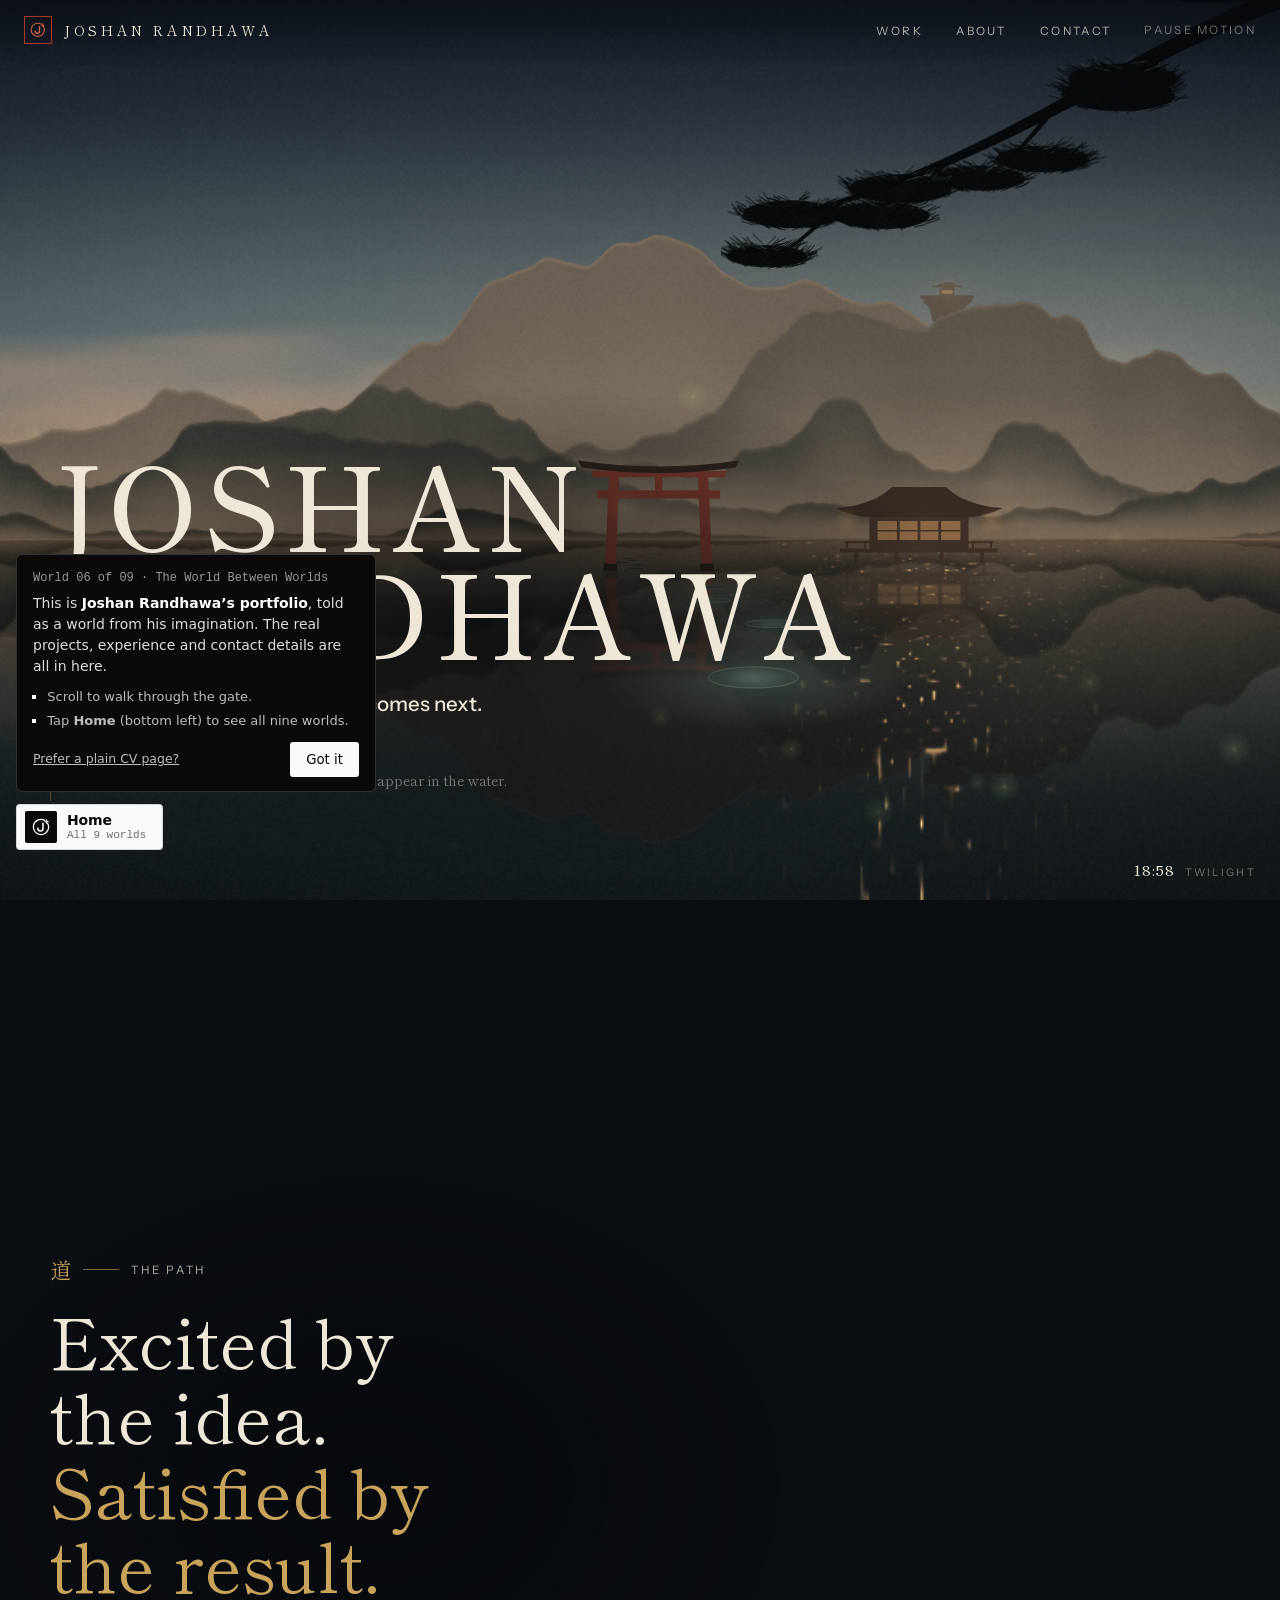
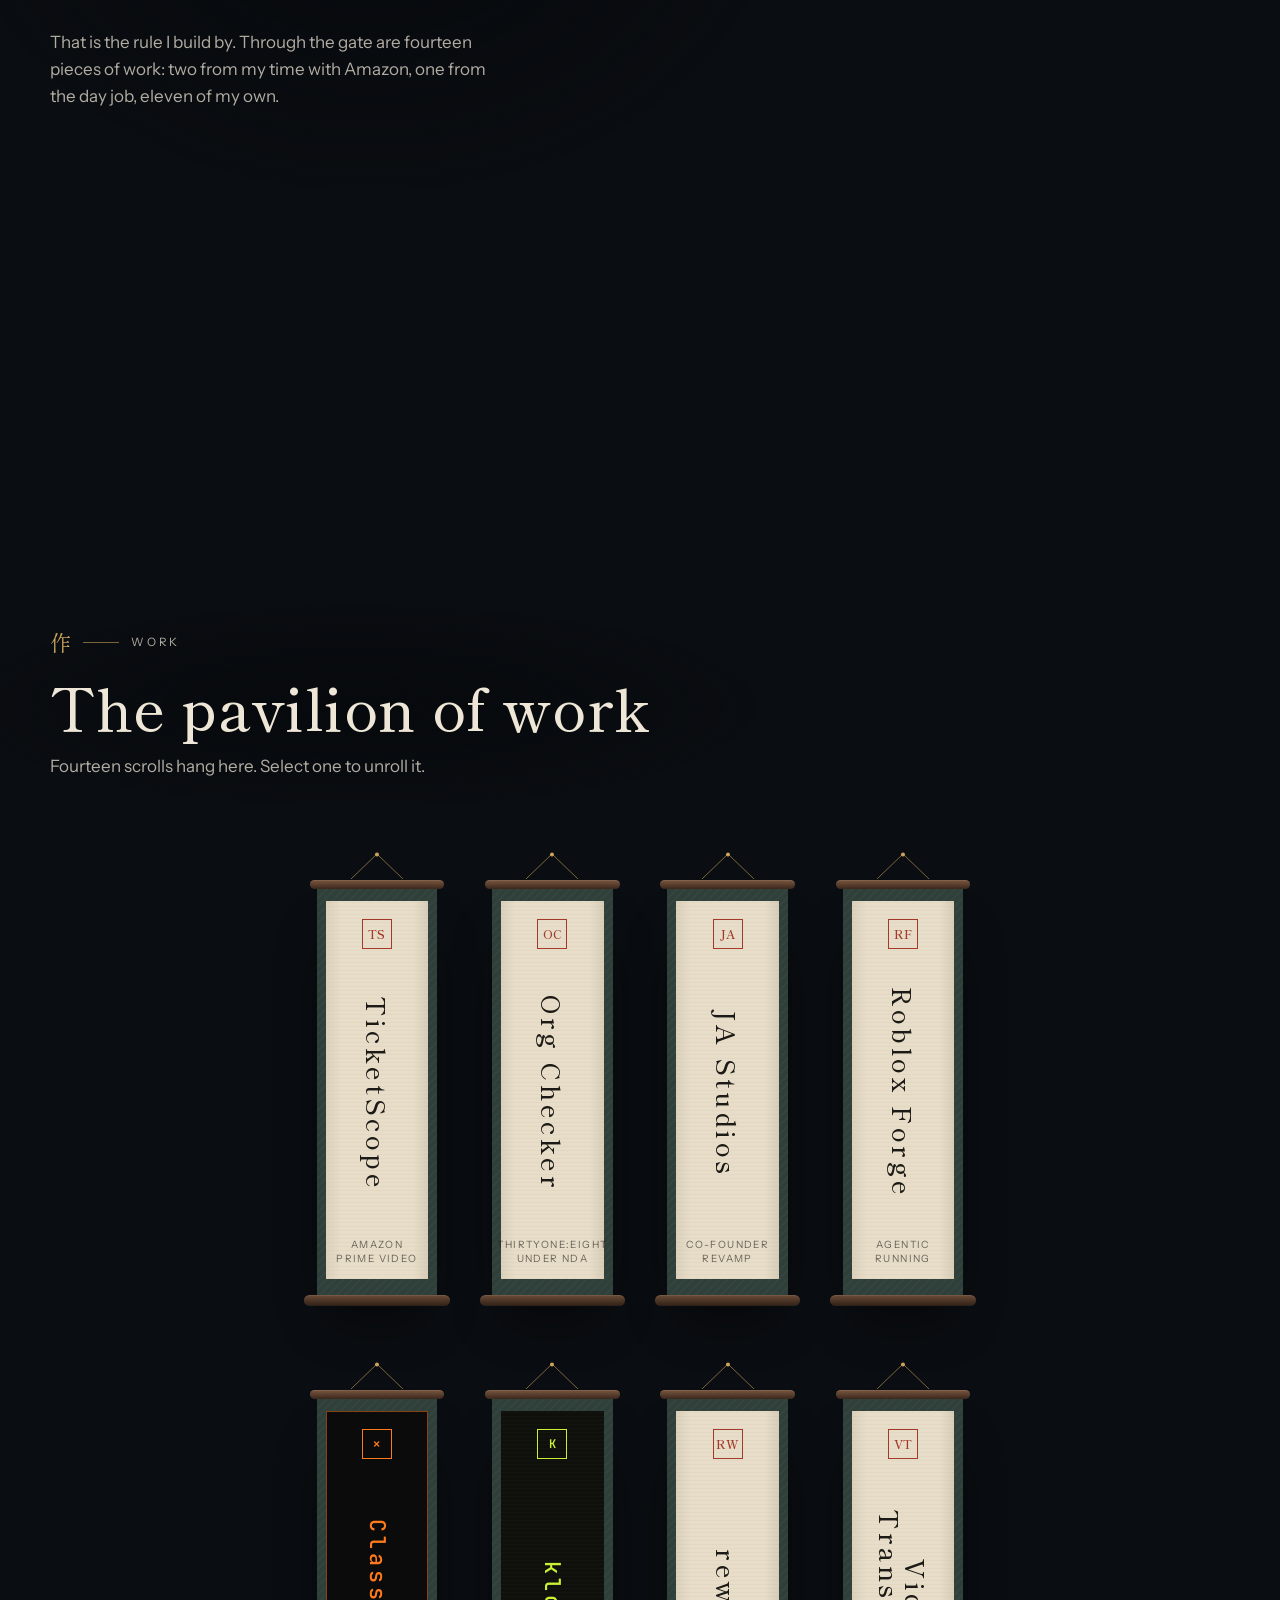
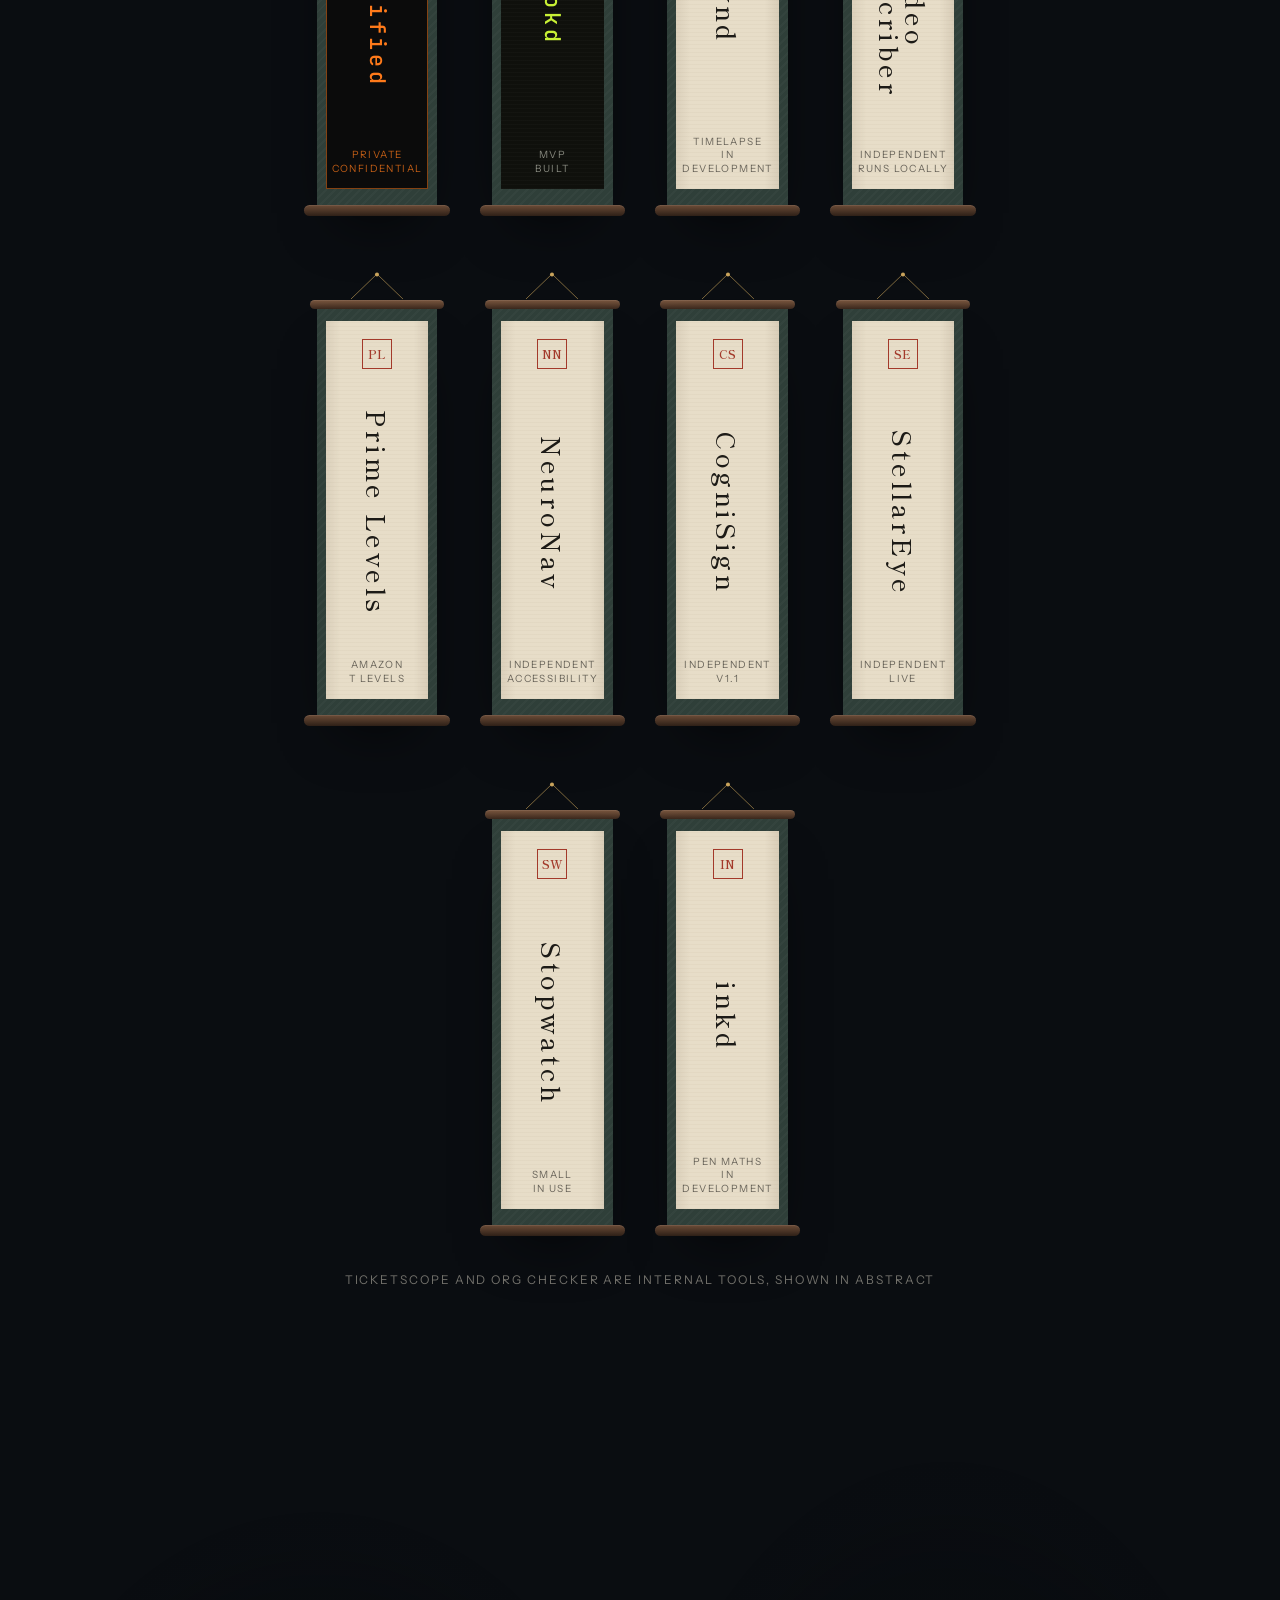
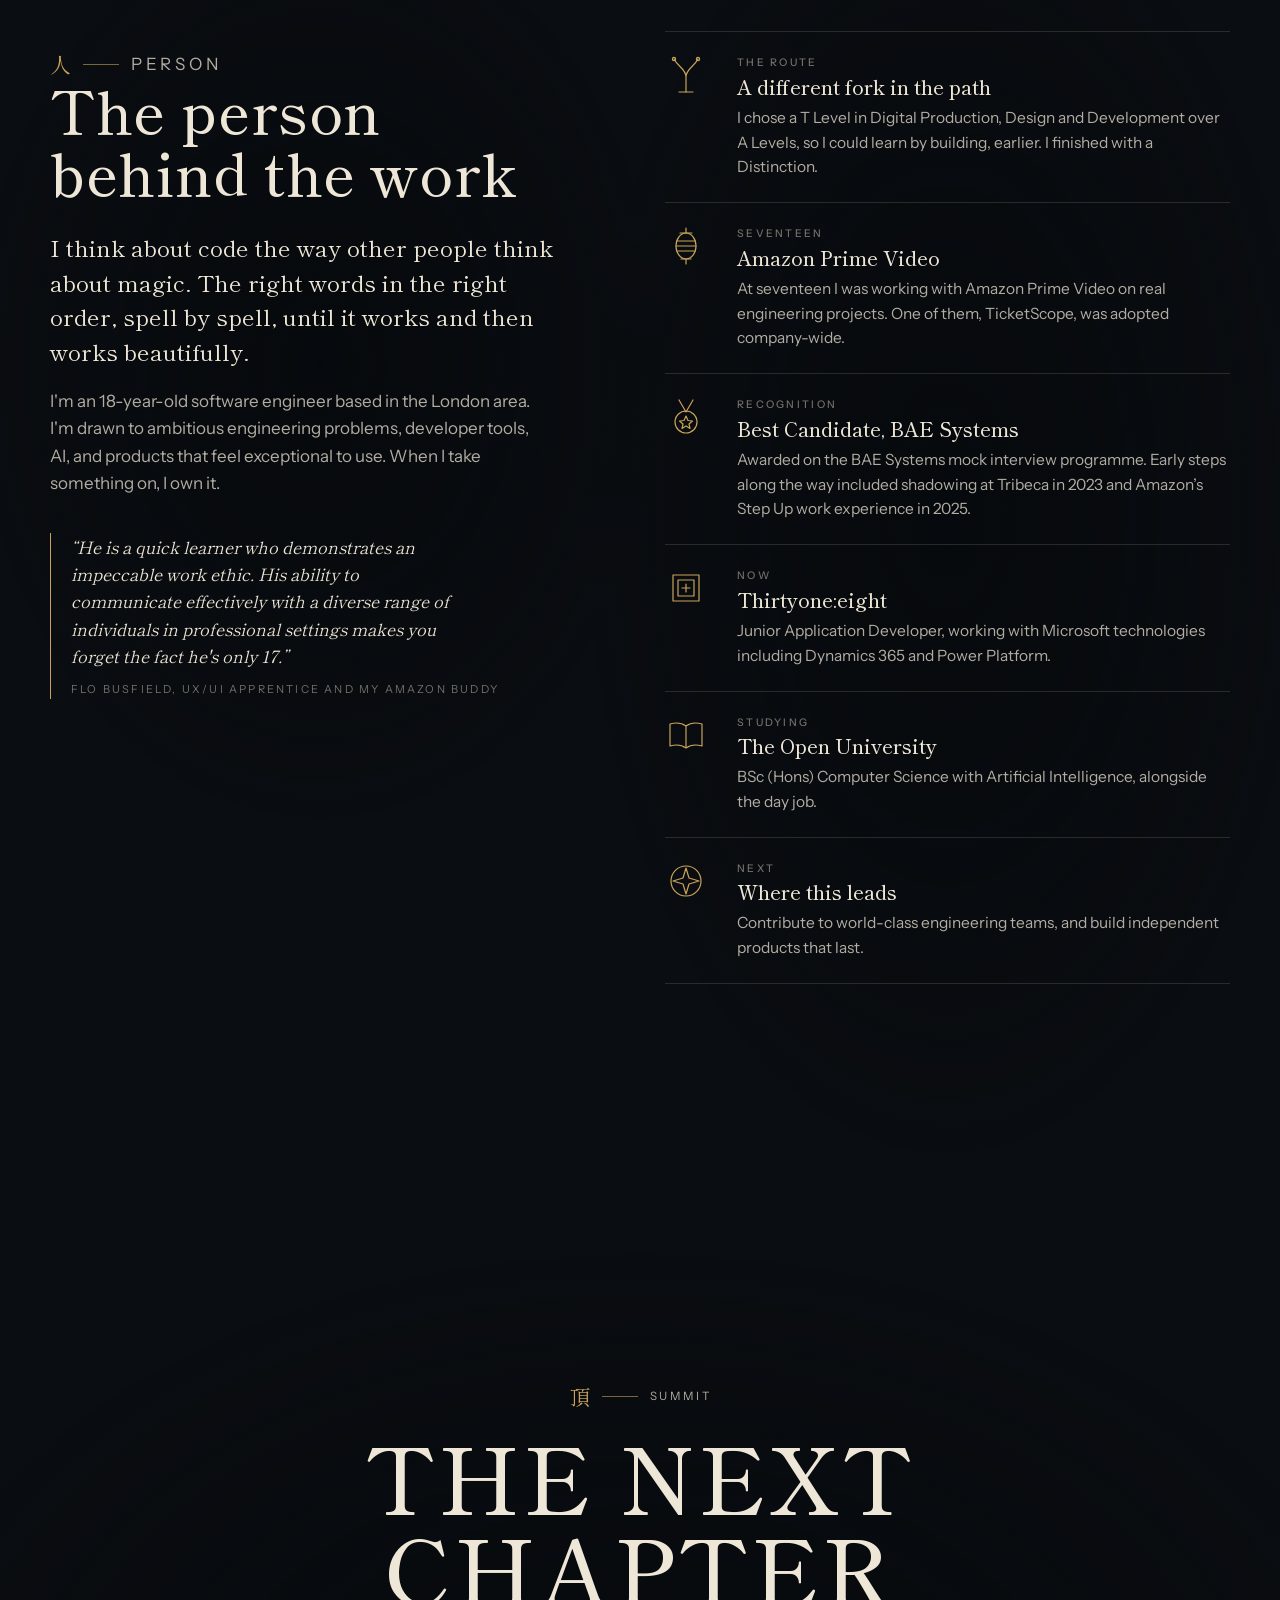
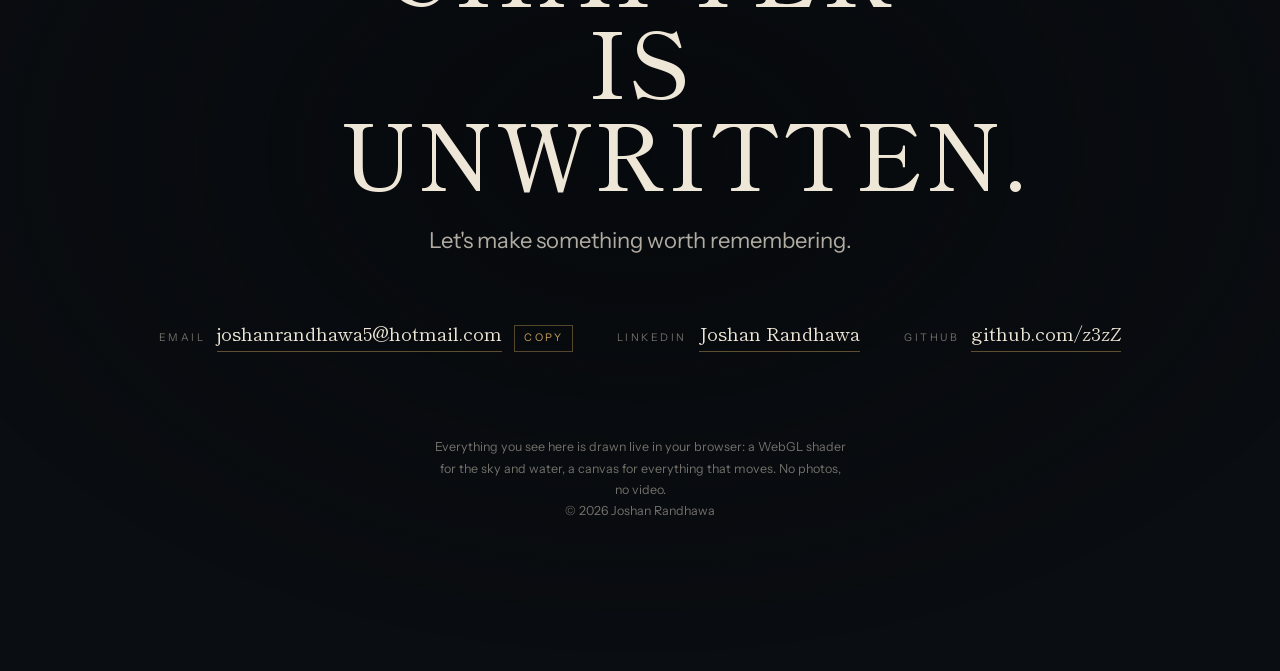
<file: between.html>
<!doctype html>
<html lang="en">
<head>
<meta charset="utf-8">
<meta name="viewport" content="width=device-width, initial-scale=1, viewport-fit=cover">
<link rel="icon" type="image/svg+xml" href="data:image/svg+xml,%3Csvg%20xmlns%3D%22http%3A//www.w3.org/2000/svg%22%20viewBox%3D%220%200%2032%2032%22%3E%3Cstyle%3Eg%7Bstroke%3A%230a0a0a%7D.s%7Bfill%3A%230a0a0a%7D%40media%20%28prefers-color-scheme%3Adark%29%7Bg%7Bstroke%3A%23fafafa%7D.s%7Bfill%3A%23fafafa%7D%7D%3C/style%3E%3Cg%20fill%3D%22none%22%20stroke-linecap%3D%22round%22%20stroke-linejoin%3D%22round%22%20stroke-width%3D%222.6%22%3E%3Cpath%20d%3D%22M22.5%204.2A13.5%2013.5%200%201%200%2027.8%209.5%22%20stroke-width%3D%223.2%22/%3E%3Cpath%20d%3D%22M26%202.5l1.1%202.9%202.9%201.1-2.9%201.1-1.1%202.9-1.1-2.9-2.9-1.1%202.9-1.1z%22%20class%3D%22s%22%20stroke-width%3D%22.6%22/%3E%3Cpath%20d%3D%22M19.5%209.5V18.5a4.5%204.5%200%200%201-9%200%22%20stroke-width%3D%223.2%22/%3E%3C/g%3E%3C/svg%3E">
<style>body{margin:0}img{max-width:100%}[hidden]{display:none!important}</style>
<title>The World Between Worlds · Joshan Randhawa</title>
<link rel="canonical" href="https://www.joshan.dev/">
<meta name="theme-color" content="#b08a5b">
<link rel="apple-touch-icon" href="/apple-touch-icon.png">
<meta property="og:type" content="website">
<meta property="og:site_name" content="joshan.dev">
<meta property="og:title" content="The World Between Worlds · Joshan Randhawa">
<meta property="og:description" content="A twilight lake and a crimson gate you walk through, into a lantern-lit night. One of nine portfolio worlds by Joshan Randhawa.">
<meta property="og:url" content="https://www.joshan.dev/between.html">
<meta property="og:image" content="https://www.joshan.dev/og/between.png">
<meta property="og:image:width" content="1200">
<meta property="og:image:height" content="630">
<meta property="og:image:alt" content="The World Between Worlds · Joshan Randhawa">
<meta name="twitter:card" content="summary_large_image">
<meta name="twitter:title" content="The World Between Worlds · Joshan Randhawa">
<meta name="twitter:description" content="A twilight lake and a crimson gate you walk through, into a lantern-lit night. One of nine portfolio worlds by Joshan Randhawa.">
<meta name="twitter:image" content="https://www.joshan.dev/og/between.png">

<meta name="claude:viewport-fit-sides" content="cover">
<meta name="description" content="Joshan Randhawa, software engineer. A portfolio you walk through.">
<link rel="preconnect" href="https://fonts.googleapis.com">
<link rel="preconnect" href="https://fonts.gstatic.com" crossorigin>
<link rel="stylesheet" href="https://fonts.googleapis.com/css2?family=Instrument+Sans:wght@400;500;600&family=JetBrains+Mono:wght@400;500&family=Shippori+Mincho:wght@400;500;600&display=swap">
<style>
/* Layout: a fixed, live world (WebGL sky + water, 2D canvas foreground) behind a normally scrolling editorial column.
   Five stations on one path: Arrival, Path, Work, Person, Summit. Scroll moves the camera; it never hijacks. */
:root{
  --ink:#0a0d11;
  --ivory:#eee6d6;
  --ivory-dim:rgba(238,230,214,.74);
  --ivory-faint:rgba(238,230,214,.46);
  --parchment:#e7ddc8;
  --paper-ink:#1c1a16;
  --jade:#8fae9f;
  --silk:#2f3f39;
  --gold:#c9a35b;
  --crimson:#a3392a;
  --wood:#5b3f2e;
  --klokd:#c8f135;
  --f-display:"Shippori Mincho","Hiragino Mincho ProN","Songti SC","Times New Roman",serif;
  --f-body:"Instrument Sans",system-ui,-apple-system,"Segoe UI",Roboto,sans-serif;
  --f-mono:"JetBrains Mono",ui-monospace,SFMono-Regular,Menlo,monospace;
  --gutter:max(24px, env(safe-area-inset-left, 0px));
  --gutter-r:max(24px, env(safe-area-inset-right, 0px));
  color-scheme:dark;
}
*{box-sizing:border-box}
html{background:var(--ink);scroll-behavior:smooth}
body{background:var(--ink);color:var(--ivory);font-family:var(--f-body);font-size:16px;line-height:1.6;-webkit-font-smoothing:antialiased;overflow-x:hidden}
body.no-webgl{background:linear-gradient(180deg,#121a22 0%,#2c363b 34%,#8d6c50 59%,#1a2328 61%,#070b0e 100%) fixed}
body.no-webgl #sky{display:none}
::selection{background:rgba(201,163,91,.35);color:var(--ivory)}
a{color:inherit}
:focus-visible{outline:2px solid var(--gold);outline-offset:4px;border-radius:1px}

#sky,#fg{position:fixed;top:0;left:0;width:100%;height:100vh;height:100lvh;pointer-events:none;display:block}
#sky{z-index:0}
#fg{z-index:1}
main{position:relative;z-index:2}

.skip{position:absolute;left:var(--gutter);top:-60px;z-index:50;background:var(--ivory);color:var(--paper-ink);padding:10px 14px;font-size:14px;text-decoration:none}
.skip:focus{top:calc(env(safe-area-inset-top,0px) + 12px)}

/* ---------- navigation ---------- */
.nav{position:fixed;top:0;left:0;right:0;z-index:30;display:flex;align-items:center;justify-content:space-between;gap:16px;
  padding-top:calc(env(safe-area-inset-top,0px) + 16px);padding-bottom:22px;padding-left:var(--gutter);padding-right:var(--gutter-r);
  background:linear-gradient(to bottom,rgba(7,10,13,.62),rgba(7,10,13,0))}
.mark{display:flex;align-items:center;gap:12px;text-decoration:none;color:var(--ivory);font-family:var(--f-display);font-size:14px;letter-spacing:.26em;text-transform:uppercase;white-space:nowrap}
.mark .seal{width:28px;height:28px;display:grid;place-items:center;border:1px solid var(--crimson);color:#d4614f;font-size:12px;letter-spacing:0;line-height:1}
.nav ul{display:flex;align-items:center;gap:clamp(14px,2.6vw,36px);list-style:none;margin:0;padding:0}
.lk,.still{font-family:var(--f-body);font-size:11.5px;letter-spacing:.2em;text-transform:uppercase;color:var(--ivory-dim);text-decoration:none;padding:6px 0;border:0;border-bottom:1px solid transparent;background:none;cursor:pointer;transition:color .3s,border-color .3s}
.lk:hover,.still:hover{color:var(--ivory)}
.lk[aria-current="true"]{color:var(--ivory);border-bottom-color:var(--gold)}
.still{color:var(--ivory-faint)}
@media (max-width:620px){.mark .name{display:none}.lk,.still{letter-spacing:.13em;font-size:11px}.nav ul{gap:16px}}
@media (max-width:380px){.still{display:none}}

/* ---------- shared type ---------- */
section{position:relative;overflow-x:clip;padding-left:var(--gutter);padding-right:var(--gutter-r)}
.wrap{max-width:1180px;margin:0 auto;width:100%}
.eyebrow{display:flex;align-items:center;gap:12px;margin:0 0 22px;font-size:11.5px;letter-spacing:.24em;text-transform:uppercase;color:var(--ivory-dim)}
.eyebrow .kj{font-family:var(--f-display);font-size:21px;letter-spacing:0;color:var(--gold);line-height:1}
.eyebrow .ln{width:36px;height:1px;background:rgba(201,163,91,.6)}
h2.sec{font-family:var(--f-display);font-weight:500;font-size:clamp(34px,4.6vw,62px);line-height:1.05;letter-spacing:.01em;margin:0;text-wrap:balance}
.lead{color:var(--ivory-dim);font-size:17px;max-width:46ch;margin:16px 0 0}
.ink{position:relative;isolation:isolate}
.ink::before{content:"";position:absolute;inset:-18% -14%;z-index:-1;pointer-events:none;background:radial-gradient(closest-side,rgba(5,8,11,.66),rgba(5,8,11,.32) 55%,rgba(5,8,11,0))}

/* ---------- I. arrival ---------- */
#arrival{min-height:100svh;display:flex;align-items:flex-end;padding-block:120px max(11vh,76px)}
.hero{max-width:900px}
.hero h1{font-family:var(--f-display);font-weight:500;font-size:clamp(46px,9vw,136px);line-height:.94;letter-spacing:.05em;text-transform:uppercase;margin:0;text-wrap:balance;text-shadow:0 2px 40px rgba(0,0,0,.35);animation:arrive 2.4s cubic-bezier(.2,.7,.1,1) both}
.hero h1 span{display:block}
@keyframes arrive{from{letter-spacing:.14em;opacity:.2;filter:blur(8px)}to{letter-spacing:.05em;opacity:1;filter:blur(0)}}
.hero .sub{font-size:clamp(17px,1.6vw,21px);color:var(--ivory-dim);margin:24px 0 0;max-width:40ch}
.hero .sub b{color:var(--ivory);font-weight:500}
.hero-row{display:flex;flex-wrap:wrap;align-items:center;gap:18px 36px;margin-top:38px}
.cue{display:inline-flex;align-items:center;gap:14px;font-size:11.5px;letter-spacing:.22em;text-transform:uppercase;color:var(--ivory);text-decoration:none}
.cue .line{width:1px;height:42px;background:rgba(201,163,91,.35);position:relative;overflow:hidden}
.cue .line::after{content:"";position:absolute;left:0;top:-45%;width:1px;height:45%;background:var(--gold);animation:drip 2.8s ease-in-out infinite}
@keyframes drip{to{top:110%}}
.whisper{font-family:var(--f-display);font-size:14px;color:var(--ivory-faint);margin:0}

/* ---------- II. path ---------- */
#path{min-height:130vh;display:flex;align-items:center;padding-block:22vh}
.quote{font-family:var(--f-display);font-weight:400;font-size:clamp(34px,5.4vw,76px);line-height:1.08;margin:0;max-width:13ch;text-wrap:balance}
.quote em{font-style:normal;color:var(--gold)}
.path-copy{font-size:17px;color:var(--ivory-dim);max-width:40ch;margin:28px 0 0}

/* ---------- III. work ---------- */
#work{padding-block:18vh 20vh;scroll-margin-top:0}
.gallery{list-style:none;margin:64px auto 0;padding:8px 0 28px;display:flex;flex-wrap:wrap;justify-content:center;gap:56px clamp(18px,3.2vw,48px);max-width:780px}
.gallery li{flex:0 0 auto;display:flex}
.scroll{appearance:none;border:0;background:none;padding:0;margin:0;color:inherit;font:inherit;cursor:pointer;display:flex;flex-direction:column;align-items:center;width:clamp(108px,10.5vw,138px);transform-origin:50% 0;animation:sway 8s ease-in-out infinite;animation-delay:calc(var(--i) * -1.7s)}
@keyframes sway{0%,100%{transform:rotate(-.7deg)}50%{transform:rotate(.7deg)}}
.cord{width:58%;height:28px;overflow:visible}
.cord path{fill:none;stroke:rgba(201,163,91,.6);stroke-width:1}
.cord circle{fill:var(--gold)}
.rod{display:block;width:100%;height:9px;border-radius:5px;background:linear-gradient(#7a573f,#3b281d);box-shadow:0 1px 0 rgba(255,255,255,.08) inset}
.rod.low{width:108%;height:11px;border-radius:6px;background:linear-gradient(#6c4c37,#2e2017)}
.mount{display:block;width:90%;padding:12px 9px 16px;background:var(--silk);background-image:repeating-linear-gradient(135deg,rgba(255,255,255,.025) 0 2px,transparent 2px 6px);box-shadow:0 34px 60px -26px rgba(0,0,0,.85);transition:box-shadow .5s, transform .5s}
.inner{display:flex;flex-direction:column;align-items:center;gap:16px;height:clamp(290px,42vh,400px);padding:18px 6px 14px;background:var(--parchment);background-image:linear-gradient(90deg,rgba(60,40,20,.07),transparent 14%,transparent 86%,rgba(60,40,20,.09)),repeating-linear-gradient(0deg,rgba(110,80,40,.035) 0 1px,transparent 1px 4px);color:var(--paper-ink)}
.vt{flex:1;min-height:0;writing-mode:vertical-rl;font-family:var(--f-display);font-weight:500;font-size:clamp(22px,2vw,27px);letter-spacing:.14em;line-height:1}
.seal{display:grid;place-items:center;width:30px;height:30px;border:1.5px solid var(--crimson);color:var(--crimson);font-family:var(--f-display);font-size:12px;font-weight:600;letter-spacing:.02em;line-height:1}
.meta{font-size:10px;line-height:1.35;letter-spacing:.14em;text-transform:uppercase;color:rgba(28,26,22,.62);text-align:center}
.scroll:hover .mount,.scroll:focus-visible .mount{box-shadow:0 0 0 1px rgba(201,163,91,.7),0 0 70px rgba(232,180,100,.28),0 34px 60px -26px rgba(0,0,0,.85)}
.scroll:hover,.scroll:focus-visible{animation-play-state:paused}
.scroll:focus-visible{outline:none}
.inner.dark{background:#0f100c;background-image:repeating-linear-gradient(0deg,rgba(255,255,255,.018) 0 1px,transparent 1px 4px);color:var(--klokd)}
.inner.dark .vt{font-family:var(--f-mono);font-weight:500;letter-spacing:.18em;font-size:clamp(19px,1.7vw,23px)}
.inner.dark .meta{color:rgba(233,235,221,.55)}
.inner.k .seal{border-color:var(--klokd);color:var(--klokd);font-family:var(--f-mono)}
.inner.cf{background:#0b0b0b;color:#ff7a1a;box-shadow:inset 0 0 0 1px rgba(255,122,26,.5)}.inner.cf .seal{border-color:#ff7a1a;color:#ff7a1a;font-family:var(--f-mono)}.inner.cf .meta{color:rgba(255,122,26,.75)}
.gallery-hint{margin:6px 0 0;text-align:center;font-size:12px;letter-spacing:.16em;text-transform:uppercase;color:var(--ivory-faint)}
@media (max-width:820px){
  .gallery{flex-wrap:nowrap;max-width:none;justify-content:flex-start;overflow-x:auto;scroll-snap-type:x mandatory;margin-left:calc(-1 * var(--gutter));margin-right:calc(-1 * var(--gutter-r));padding-left:var(--gutter);padding-right:var(--gutter-r);scrollbar-width:none}
  .gallery::-webkit-scrollbar{display:none}
  .gallery li{scroll-snap-align:center}
  .gallery li:last-child{padding-right:var(--gutter-r)}
}

/* ---------- IV. person ---------- */
#person{padding-block:18vh}
.person{display:grid;grid-template-columns:minmax(0,1fr) minmax(0,1.05fr);gap:clamp(36px,6vw,104px);align-items:start}
.bio p{color:var(--ivory-dim);font-size:17px;max-width:44ch;margin:20px 0 0}
.flo{margin:36px 0 0;padding:0 0 0 20px;border-left:1px solid var(--gold)}.flo p{font-family:var(--f-display);font-style:italic;font-size:17px;color:var(--ivory);margin:0;max-width:44ch}.flo cite{display:block;margin-top:12px;font-style:normal;font-size:11px;letter-spacing:.2em;text-transform:uppercase;color:var(--ivory-faint)}
.bio p.big{font-family:var(--f-display);font-size:clamp(20px,1.8vw,24px);line-height:1.5;color:var(--ivory);margin-top:28px}
.objects{list-style:none;margin:0;padding:0}
.objects li{display:grid;grid-template-columns:52px minmax(0,1fr);gap:20px;padding:22px 0;border-top:1px solid rgba(238,230,214,.14)}
.objects li:last-child{border-bottom:1px solid rgba(238,230,214,.14)}
.objects svg{width:42px;height:42px;fill:none;stroke:var(--gold);stroke-width:1.2;stroke-linecap:round;stroke-linejoin:round;transition:filter .5s,stroke .5s}
.objects li:hover svg{filter:drop-shadow(0 0 9px rgba(232,180,100,.75));stroke:#f0cf8c}
.objects h3{font-family:var(--f-display);font-weight:500;font-size:20px;line-height:1.3;margin:2px 0 6px}
.objects h3 small{display:block;font-family:var(--f-body);font-size:10.5px;letter-spacing:.22em;text-transform:uppercase;color:var(--ivory-faint);margin-bottom:4px}
.objects p{margin:0;color:var(--ivory-dim);font-size:15.5px}
@media (max-width:860px){.person{grid-template-columns:1fr}}

/* ---------- V. summit ---------- */
#summit{min-height:125vh;display:flex;align-items:center;padding-block:24vh 14vh;text-align:center}
#summit .eyebrow{justify-content:center}
.final{font-family:var(--f-display);font-weight:500;font-size:clamp(40px,7.2vw,108px);line-height:1;letter-spacing:.03em;text-transform:uppercase;margin:0 auto;max-width:12ch;text-wrap:balance}
.final-sub{font-size:clamp(18px,1.8vw,22px);color:var(--ivory-dim);margin:26px 0 0}
.contact{list-style:none;margin:60px auto 0;padding:0;display:flex;flex-wrap:wrap;justify-content:center;gap:14px 44px}
.contact li{display:flex;align-items:baseline;gap:12px}
.c-l{font-size:10.5px;letter-spacing:.24em;text-transform:uppercase;color:var(--ivory-faint)}
.c-v{font-family:var(--f-display);font-size:19px;color:var(--ivory);text-decoration:none;border-bottom:1px solid rgba(201,163,91,.45);padding-bottom:2px;user-select:all}
a.c-v:hover{border-bottom-color:var(--gold)}
.copy{font:inherit;font-size:10.5px;letter-spacing:.2em;text-transform:uppercase;color:var(--gold);background:none;border:1px solid rgba(201,163,91,.4);padding:4px 9px;cursor:pointer}
.copy:hover{border-color:var(--gold)}
.foot{margin:84px auto 0;max-width:52ch;font-size:12.5px;line-height:1.7;color:var(--ivory-faint)}

/* ---------- time-of-day readout ---------- */
.hud{position:fixed;z-index:25;right:var(--gutter-r);bottom:calc(env(safe-area-inset-bottom,0px) + 18px);display:flex;align-items:baseline;gap:10px;pointer-events:none;font-size:10.5px;letter-spacing:.22em;text-transform:uppercase;color:var(--ivory-faint)}
.hud b{font-family:var(--f-display);font-weight:500;font-size:15px;letter-spacing:.06em;color:var(--ivory);font-variant-numeric:tabular-nums}

/* ---------- project sheet (dialog) ---------- */
.sheet{--sh-bg:var(--parchment);--sh-fg:var(--paper-ink);--sh-dim:rgba(28,26,22,.64);--sh-rule:rgba(28,26,22,.16);--sh-acc:var(--crimson);--sh-title:var(--f-display);
  --viz-bg:#10151a;--viz-a:var(--gold);--viz-b:var(--ivory);
  border:0;padding:0;margin:auto;width:min(1060px,calc(100% - 32px));max-width:none;max-height:calc(100dvh - 48px);overflow:auto;
  background:var(--sh-bg);color:var(--sh-fg);box-shadow:0 60px 120px -30px rgba(0,0,0,.8)}
.sheet[open]{animation:unroll .75s cubic-bezier(.2,.75,.1,1)}
@keyframes unroll{from{clip-path:inset(0 0 100% 0)}to{clip-path:inset(0 0 0 0)}}
.sheet::backdrop{background:rgba(4,6,9,.66)}
.sheet.t-klokd{--sh-bg:#0e0f0b;--sh-fg:#e9ebdd;--sh-dim:rgba(233,235,221,.6);--sh-rule:rgba(200,241,53,.16);--sh-title:var(--f-mono);--viz-bg:#080906;--viz-b:#e9ebdd}
.sheet.t-klokd{--sh-acc:var(--klokd);--viz-a:var(--klokd)}
.sheet.t-cf{--sh-bg:#0b0b0b;--sh-fg:#f4ece4;--sh-dim:rgba(244,236,228,.6);--sh-rule:rgba(255,122,26,.25);--sh-acc:#ff7a1a;--viz-a:#ff7a1a;--viz-b:#f4ece4;--viz-bg:#0b0b0b}
.sheet-grid{display:grid;grid-template-columns:minmax(0,.9fr) minmax(0,1.1fr);min-height:min(620px,calc(100dvh - 48px))}
.sheet-viz{margin:0;background:var(--viz-bg);display:grid;place-items:center;padding:clamp(24px,4vw,56px)}
.sheet-viz svg{width:100%;max-width:420px;height:auto;display:block}
.sheet-body{padding:clamp(28px,4.5vw,60px);display:flex;flex-direction:column;min-width:0}
.sh-eyebrow{margin:0;font-size:11px;letter-spacing:.22em;text-transform:uppercase;color:var(--sh-dim)}
.sheet h2{font-family:var(--sh-title);font-weight:500;font-size:clamp(34px,4.2vw,54px);line-height:1.04;margin:14px 0 0;letter-spacing:.005em}
.t-klokd h2{letter-spacing:-.02em}
.sh-lede{font-size:clamp(17px,1.5vw,19px);line-height:1.55;margin:16px 0 0;max-width:42ch}
.t-klokd .sh-lede{font-family:var(--f-mono);font-size:16px;color:var(--sh-acc)}
.sh-facts{margin:28px 0 0;display:grid}
.sh-facts div{display:grid;grid-template-columns:118px minmax(0,1fr);gap:16px;padding:14px 0;border-top:1px solid var(--sh-rule)}
.sh-facts dt{font-size:10.5px;letter-spacing:.2em;text-transform:uppercase;color:var(--sh-dim);padding-top:4px}
.sh-facts dd{margin:0;font-size:15.5px;line-height:1.6}
.sh-note{display:flex;gap:12px;align-items:flex-start;margin:20px 0 0;font-size:13.5px;color:var(--sh-dim)}
.sh-note::before{content:"";flex:0 0 10px;height:10px;margin-top:5px;background:var(--sh-acc)}
.sh-nav{margin-top:auto;padding-top:32px;display:flex;align-items:center;justify-content:space-between;gap:12px}
.sh-btn{font:inherit;font-size:11px;letter-spacing:.2em;text-transform:uppercase;color:var(--sh-fg);background:none;border:1px solid var(--sh-rule);padding:9px 14px;cursor:pointer}
.sh-btn:hover{border-color:var(--sh-acc)}
.sh-count{font-size:11px;letter-spacing:.2em;color:var(--sh-dim);font-variant-numeric:tabular-nums}
.sh-close{position:absolute;top:14px;right:14px;font:inherit;font-size:10.5px;letter-spacing:.2em;text-transform:uppercase;color:var(--viz-b);background:rgba(0,0,0,.35);border:1px solid rgba(255,255,255,.2);padding:8px 12px;cursor:pointer}
.sheet-body.swap{animation:swap .45s ease both}
@keyframes swap{from{opacity:.3;transform:translateY(6px)}to{opacity:1;transform:none}}
@media (max-width:760px){
  .sheet{width:100%;margin:auto 0 0;max-height:92dvh}
  .sheet-grid{grid-template-columns:1fr;min-height:0}
  .sheet-viz{height:210px;padding:20px}
  .sheet-viz svg{height:100%;width:auto}
  .sh-facts div{grid-template-columns:1fr;gap:4px}
  .sheet-body{padding-bottom:calc(env(safe-area-inset-bottom,0px) + 28px)}
}

/* ---------- motion preferences ---------- */
.is-still .scroll,.is-still .cue .line::after{animation:none}
@media (prefers-reduced-motion:reduce){
  html{scroll-behavior:auto}
  .scroll,.cue .line::after,.hero h1,.sheet[open],.sheet-body.swap{animation:none}
}
</style>

<canvas id="sky" aria-hidden="true"></canvas>
<canvas id="fg" aria-hidden="true"></canvas>

<a class="skip" href="#work">Skip to work</a>

<header class="nav">
  <a class="mark" href="index.html" aria-label="Home: Joshan Randhawa's portfolio, all nine worlds"><span class="seal" aria-hidden="true"><svg style="width:1.3em;height:1.3em;display:block;margin:auto" viewBox="0 0 32 32" fill="none" stroke="currentColor" stroke-linecap="round" stroke-linejoin="round"><path d="M22.5 4.2A13.5 13.5 0 1 0 27.8 9.5" stroke-width="2.2"/><path d="M26 2.5l1.1 2.9 2.9 1.1-2.9 1.1-1.1 2.9-1.1-2.9-2.9-1.1 2.9-1.1z" fill="currentColor" stroke-width=".6"/><path d="M19.5 9.5V18.5a4.5 4.5 0 0 1-9 0" stroke-width="2.8"/></svg></span><span class="name">Joshan Randhawa</span></a>
  <nav aria-label="Sections">
    <ul>
      <li><a class="lk" href="#work" data-i="2">Work</a></li>
      <li><a class="lk" href="#person" data-i="3">About</a></li>
      <li><a class="lk" href="#summit" data-i="4">Contact</a></li>
      <li><button class="still" id="still" type="button" aria-pressed="false">Pause motion</button></li>
    </ul>
  </nav>
</header>

<main>
  <section id="arrival" aria-label="Introduction">
    <div class="wrap">
      <div class="hero ink">
        <h1><span>Joshan</span><span>Randhawa</span></h1>
        <p class="sub">Software Engineer. <b>Building what comes next.</b></p>
        <div class="hero-row">
          <a class="cue" href="#path"><span class="line" aria-hidden="true"></span>Walk the path</a>
          <p class="whisper">Some things here only appear in the water.</p>
        </div>
      </div>
    </div>
  </section>

  <section id="path" aria-labelledby="path-h">
    <div class="wrap">
      <div class="ink" style="max-width:640px">
        <p class="eyebrow"><span class="kj" lang="ja" aria-hidden="true">道</span><span class="ln" aria-hidden="true"></span>The path</p>
        <h2 class="quote" id="path-h">Excited by the idea. <em>Satisfied by the result.</em></h2>
        <p class="path-copy">That is the rule I build by. Through the gate are fourteen pieces of work: two from my time with Amazon, one from the day job, eleven of my own.</p>
      </div>
    </div>
  </section>

  <section id="work" aria-labelledby="work-h">
    <div class="wrap">
      <div class="ink" style="max-width:620px">
        <p class="eyebrow"><span class="kj" lang="ja" aria-hidden="true">作</span><span class="ln" aria-hidden="true"></span>Work</p>
        <h2 class="sec" id="work-h">The pavilion of work</h2>
        <p class="lead">Fourteen scrolls hang here. Select one to unroll it.</p>
      </div>
      <ul class="gallery">
        <li><button class="scroll" style="--i:0" data-p="0" type="button" aria-haspopup="dialog" aria-label="TicketScope, Amazon Prime Video. Open project.">
          <svg class="cord" viewBox="0 0 60 28" aria-hidden="true"><path d="M30 2 L4 27 M30 2 L56 27"/><circle cx="30" cy="2.5" r="2"/></svg>
          <span class="rod"></span>
          <span class="mount"><span class="inner"><span class="seal">TS</span><span class="vt">TicketScope</span><span class="meta">Amazon<br>Prime Video</span></span></span>
          <span class="rod low"></span></button></li>
        <li><button class="scroll" style="--i:1" data-p="1" type="button" aria-haspopup="dialog" aria-label="Org Checker, Thirtyone:eight. Open project.">
          <svg class="cord" viewBox="0 0 60 28" aria-hidden="true"><path d="M30 2 L4 27 M30 2 L56 27"/><circle cx="30" cy="2.5" r="2"/></svg>
          <span class="rod"></span>
          <span class="mount"><span class="inner"><span class="seal">OC</span><span class="vt">Org Checker</span><span class="meta">Thirtyone:eight<br>Under NDA</span></span></span>
          <span class="rod low"></span></button></li>
        <li><button class="scroll" style="--i:2" data-p="2" type="button" aria-haspopup="dialog" aria-label="JA Studios, web studio. Open project.">
          <svg class="cord" viewBox="0 0 60 28" aria-hidden="true"><path d="M30 2 L4 27 M30 2 L56 27"/><circle cx="30" cy="2.5" r="2"/></svg>
          <span class="rod"></span>
          <span class="mount"><span class="inner"><span class="seal">JA</span><span class="vt">JA Studios</span><span class="meta">Co-founder<br>Revamp</span></span></span>
          <span class="rod low"></span></button></li>
        <li><button class="scroll" style="--i:3" data-p="3" type="button" aria-haspopup="dialog" aria-label="Roblox Forge, agentic pipeline. Open project.">
          <svg class="cord" viewBox="0 0 60 28" aria-hidden="true"><path d="M30 2 L4 27 M30 2 L56 27"/><circle cx="30" cy="2.5" r="2"/></svg>
          <span class="rod"></span>
          <span class="mount"><span class="inner"><span class="seal">RF</span><span class="vt">Roblox Forge</span><span class="meta">Agentic<br>Running</span></span></span>
          <span class="rod low"></span></button></li>
        <li><button class="scroll" style="--i:4" data-p="4" type="button" aria-haspopup="dialog" aria-label="Private agent workflows, confidential. Open project.">
          <svg class="cord" viewBox="0 0 60 28" aria-hidden="true"><path d="M30 2 L4 27 M30 2 L56 27"/><circle cx="30" cy="2.5" r="2"/></svg>
          <span class="rod"></span>
          <span class="mount"><span class="inner dark cf"><span class="seal">✕</span><span class="vt">Classified</span><span class="meta">Private<br>Confidential</span></span></span>
          <span class="rod low"></span></button></li>
        <li><button class="scroll" style="--i:5" data-p="5" type="button" aria-haspopup="dialog" aria-label="Klokd, independent product. Open project.">
          <svg class="cord" viewBox="0 0 60 28" aria-hidden="true"><path d="M30 2 L4 27 M30 2 L56 27"/><circle cx="30" cy="2.5" r="2"/></svg>
          <span class="rod"></span>
          <span class="mount"><span class="inner dark k"><span class="seal">K</span><span class="vt">klokd</span><span class="meta">MVP<br>built</span></span></span>
          <span class="rod low"></span></button></li>
        <li><button class="scroll" style="--i:6" data-p="6" type="button" aria-haspopup="dialog" aria-label="rewnd, local timelapses. Open project.">
          <svg class="cord" viewBox="0 0 60 28" aria-hidden="true"><path d="M30 2 L4 27 M30 2 L56 27"/><circle cx="30" cy="2.5" r="2"/></svg>
          <span class="rod"></span>
          <span class="mount"><span class="inner"><span class="seal">RW</span><span class="vt">rewnd</span><span class="meta">Timelapse<br>In development</span></span></span>
          <span class="rod low"></span></button></li>
        <li><button class="scroll" style="--i:7" data-p="7" type="button" aria-haspopup="dialog" aria-label="Video Transcriber, private local transcription. Open project.">
          <svg class="cord" viewBox="0 0 60 28" aria-hidden="true"><path d="M30 2 L4 27 M30 2 L56 27"/><circle cx="30" cy="2.5" r="2"/></svg>
          <span class="rod"></span>
          <span class="mount"><span class="inner"><span class="seal">VT</span><span class="vt">Video Transcriber</span><span class="meta">Independent<br>Runs locally</span></span></span>
          <span class="rod low"></span></button></li>
        <li><button class="scroll" style="--i:8" data-p="8" type="button" aria-haspopup="dialog" aria-label="Prime Levels, Amazon. Open project.">
          <svg class="cord" viewBox="0 0 60 28" aria-hidden="true"><path d="M30 2 L4 27 M30 2 L56 27"/><circle cx="30" cy="2.5" r="2"/></svg>
          <span class="rod"></span>
          <span class="mount"><span class="inner"><span class="seal">PL</span><span class="vt">Prime Levels</span><span class="meta">Amazon<br>T Levels</span></span></span>
          <span class="rod low"></span></button></li>
        <li><button class="scroll" style="--i:9" data-p="9" type="button" aria-haspopup="dialog" aria-label="NeuroNav, accessibility. Open project.">
          <svg class="cord" viewBox="0 0 60 28" aria-hidden="true"><path d="M30 2 L4 27 M30 2 L56 27"/><circle cx="30" cy="2.5" r="2"/></svg>
          <span class="rod"></span>
          <span class="mount"><span class="inner"><span class="seal">NN</span><span class="vt">NeuroNav</span><span class="meta">Independent<br>Accessibility</span></span></span>
          <span class="rod low"></span></button></li>
        <li><button class="scroll" style="--i:10" data-p="10" type="button" aria-haspopup="dialog" aria-label="CogniSign, gestures to speech. Open project.">
          <svg class="cord" viewBox="0 0 60 28" aria-hidden="true"><path d="M30 2 L4 27 M30 2 L56 27"/><circle cx="30" cy="2.5" r="2"/></svg>
          <span class="rod"></span>
          <span class="mount"><span class="inner"><span class="seal">CS</span><span class="vt">CogniSign</span><span class="meta">Independent<br>v1.1</span></span></span>
          <span class="rod low"></span></button></li>
        <li><button class="scroll" style="--i:11" data-p="11" type="button" aria-haspopup="dialog" aria-label="StellarEye, live 3D Earth. Open project.">
          <svg class="cord" viewBox="0 0 60 28" aria-hidden="true"><path d="M30 2 L4 27 M30 2 L56 27"/><circle cx="30" cy="2.5" r="2"/></svg>
          <span class="rod"></span>
          <span class="mount"><span class="inner"><span class="seal">SE</span><span class="vt">StellarEye</span><span class="meta">Independent<br>Live</span></span></span>
          <span class="rod low"></span></button></li>
        <li><button class="scroll" style="--i:12" data-p="12" type="button" aria-haspopup="dialog" aria-label="Stopwatch, custom timer. Open project.">
          <svg class="cord" viewBox="0 0 60 28" aria-hidden="true"><path d="M30 2 L4 27 M30 2 L56 27"/><circle cx="30" cy="2.5" r="2"/></svg>
          <span class="rod"></span>
          <span class="mount"><span class="inner"><span class="seal">SW</span><span class="vt">Stopwatch</span><span class="meta">Small<br>In use</span></span></span>
          <span class="rod low"></span></button></li>
        <li><button class="scroll" style="--i:13" data-p="13" type="button" aria-haspopup="dialog" aria-label="inkd, handwritten maths. Open project.">
          <svg class="cord" viewBox="0 0 60 28" aria-hidden="true"><path d="M30 2 L4 27 M30 2 L56 27"/><circle cx="30" cy="2.5" r="2"/></svg>
          <span class="rod"></span>
          <span class="mount"><span class="inner"><span class="seal">IN</span><span class="vt">inkd</span><span class="meta">Pen maths<br>In development</span></span></span>
          <span class="rod low"></span></button></li>
      </ul>
      <p class="gallery-hint">TicketScope and Org Checker are internal tools, shown in abstract</p>
    </div>
  </section>

  <section id="person" aria-labelledby="person-h">
    <div class="wrap person">
      <div class="bio ink">
        <p class="eyebrow"><span class="kj" lang="ja" aria-hidden="true">人</span><span class="ln" aria-hidden="true"></span>Person</p>
        <h2 class="sec" id="person-h">The person behind the work</h2>
        <p class="big">I think about code the way other people think about magic. The right words in the right order, spell by spell, until it works and then works beautifully.</p>
        <p>I'm an 18-year-old software engineer based in the London area. I'm drawn to ambitious engineering problems, developer tools, AI, and products that feel exceptional to use. When I take something on, I own it.</p>
        <blockquote class="flo"><p>“He is a quick learner who demonstrates an impeccable work ethic. His ability to communicate effectively with a diverse range of individuals in professional settings makes you forget the fact he's only 17.”</p><cite>Flo Busfield, UX/UI Apprentice and my Amazon buddy</cite></blockquote>
      </div>
      <ul class="objects ink">
        <li>
          <svg viewBox="0 0 42 42" aria-hidden="true"><path d="M21 38 V23 M21 23 C21 15 13 13 9 5 M21 23 C21 15 29 13 33 5"/><circle cx="9" cy="5" r="1.6"/><circle cx="33" cy="5" r="1.6"/><path d="M14 38 h14"/></svg>
          <div><h3><small>The route</small>A different fork in the path</h3><p>I chose a T Level in Digital Production, Design and Development over A Levels, so I could learn by building, earlier. I finished with a Distinction.</p></div>
        </li>
        <li>
          <svg viewBox="0 0 42 42" aria-hidden="true"><path d="M21 3 V8 M15 8 h12"/><ellipse cx="21" cy="21" rx="10" ry="13"/><path d="M11.5 16 h19 M11 21 h20 M11.5 26 h19"/><path d="M16 34 h10 M21 34 v5"/></svg>
          <div><h3><small>Seventeen</small>Amazon Prime Video</h3><p>At seventeen I was working with Amazon Prime Video on real engineering projects. One of them, TicketScope, was adopted company-wide.</p></div>
        </li>
        <li>
          <svg viewBox="0 0 42 42" aria-hidden="true"><path d="M14 4 L21 16 L28 4"/><circle cx="21" cy="26" r="11"/><path d="M21 20 L23 24.5 L27.5 25 L24 28 L25 32.5 L21 30 L17 32.5 L18 28 L14.5 25 L19 24.5 Z"/></svg>
          <div><h3><small>Recognition</small>Best Candidate, BAE Systems</h3><p>Awarded on the BAE Systems mock interview programme. Early steps along the way included shadowing at Tribeca in 2023 and Amazon’s Step Up work experience in 2025.</p></div>
        </li>
        <li>
          <svg viewBox="0 0 42 42" aria-hidden="true"><rect x="8" y="8" width="26" height="26"/><rect x="13" y="13" width="16" height="16"/><path d="M17 21 h8 M21 17 v8"/></svg>
          <div><h3><small>Now</small>Thirtyone:eight</h3><p>Junior Application Developer, working with Microsoft technologies including Dynamics 365 and Power Platform.</p></div>
        </li>
        <li>
          <svg viewBox="0 0 42 42" aria-hidden="true"><path d="M5 10 C12 8 17 9 21 12 C25 9 30 8 37 10 V32 C30 30 25 31 21 34 C17 31 12 30 5 32 Z M21 12 V34"/></svg>
          <div><h3><small>Studying</small>The Open University</h3><p>BSc (Hons) Computer Science with Artificial Intelligence, alongside the day job.</p></div>
        </li>
        <li>
          <svg viewBox="0 0 42 42" aria-hidden="true"><circle cx="21" cy="21" r="15"/><path d="M21 8 L24 18 L34 21 L24 24 L21 34 L18 24 L8 21 L18 18 Z"/></svg>
          <div><h3><small>Next</small>Where this leads</h3><p>Contribute to world-class engineering teams, and build independent products that last.</p></div>
        </li>
      </ul>
    </div>
  </section>

  <section id="summit" aria-labelledby="summit-h">
    <div class="wrap">
      <div class="ink">
        <p class="eyebrow"><span class="kj" lang="ja" aria-hidden="true">頂</span><span class="ln" aria-hidden="true"></span>Summit</p>
        <h2 class="final" id="summit-h">The next chapter is unwritten.</h2>
        <p class="final-sub">Let's make something worth remembering.</p>
        <ul class="contact">
          <li><span class="c-l">Email</span><span class="c-v" id="email">joshanrandhawa5@hotmail.com</span><button class="copy" id="copy" type="button">Copy</button></li>
          <li><span class="c-l">LinkedIn</span><a class="c-v" href="https://www.linkedin.com/in/joshan-randhawa/" target="_blank" rel="noopener">Joshan Randhawa</a></li>
          <li><span class="c-l">GitHub</span><a class="c-v" href="https://github.com/z3zZ" target="_blank" rel="noopener">github.com/z3zZ</a></li>
        </ul>
        <p class="foot">Everything you see here is drawn live in your browser: a WebGL shader for the sky and water, a canvas for everything that moves. No photos, no video.<br>© 2026 Joshan Randhawa</p>
      </div>
    </div>
  </section>
</main>

<div class="hud" aria-hidden="true"><b id="clock">18:42</b><span id="phase">Twilight</span></div>

<dialog class="sheet" id="sheet" aria-labelledby="sh-title">
  <div class="sheet-grid">
    <figure class="sheet-viz" id="sh-viz" aria-hidden="true"></figure>
    <div class="sheet-body" id="sh-body">
      <p class="sh-eyebrow" id="sh-context"></p>
      <h2 id="sh-title"></h2>
      <p class="sh-lede" id="sh-lede"></p>
      <dl class="sh-facts" id="sh-facts"></dl>
      <p class="sh-note" id="sh-note" hidden></p>
      <div class="sh-nav">
        <button class="sh-btn" id="sh-prev" type="button">Previous</button>
        <span class="sh-count" id="sh-count"></span>
        <button class="sh-btn" id="sh-next" type="button">Next</button>
      </div>
    </div>
  </div>
  <button class="sh-close" id="sh-close" type="button">Close</button>
</dialog>

<script id="fs" type="x-shader/x-fragment">
precision highp float;
uniform vec2 uRes;
uniform float uTime;
uniform float uNight;
uniform float uFinal;
uniform float uCam;
uniform float uRip;
uniform vec2 uMouse;
uniform vec2 uRipPos;

float H0;
float AR;

float hash11(float n){ return fract(sin(n*127.1+0.31)*43758.5453); }
float hash21(vec2 p){ p=fract(p*vec2(123.34,456.21)); p+=dot(p,p+45.32); return fract(p.x*p.y); }
float n1(float x){ float i=floor(x); float f=fract(x); float u=f*f*(3.0-2.0*f); return mix(hash11(i),hash11(i+1.0),u); }
float fbm1(float x){ float v=0.0; float a=0.5; for(int i=0;i<6;i++){ v+=a*n1(x); x=x*2.07+3.1; a*=0.5; } return v; }
float n2(vec2 p){ vec2 i=floor(p); vec2 f=fract(p); vec2 u=f*f*(3.0-2.0*f);
  float a=hash21(i); float b=hash21(i+vec2(1.0,0.0)); float c=hash21(i+vec2(0.0,1.0)); float d=hash21(i+vec2(1.0,1.0));
  return mix(mix(a,b,u.x),mix(c,d,u.x),u.y); }
float fbm2(vec2 p){ float v=0.0; float a=0.5; for(int i=0;i<4;i++){ v+=a*n2(p); p=p*2.03+vec2(17.1,3.7); a*=0.5; } return v; }

vec3 skyGrad(float y){
  float t=clamp((y-H0)/(1.0-H0),0.0,1.0);
  vec3 hor=mix(vec3(0.86,0.60,0.39),vec3(0.10,0.15,0.18),uNight);
  vec3 mid=mix(vec3(0.33,0.40,0.42),vec3(0.035,0.06,0.085),uNight);
  vec3 top=mix(vec3(0.085,0.12,0.17),vec3(0.010,0.018,0.032),uNight);
  vec3 c=mix(hor,mid,smoothstep(0.0,0.30,t));
  return mix(c,top,smoothstep(0.26,1.0,t));
}

/* a stone island hanging in the air, with a small pavilion and a waterfall that falls into nothing */
vec3 island(vec2 q, vec2 c, float s, vec3 col, vec3 haze, float fogAmt, float vis){
  vec2 lp=(q-c)/s;
  if(abs(lp.x)>0.8 || lp.y>0.6 || lp.y<-4.0) return col;
  float wf=smoothstep(0.05,0.0,abs(lp.x-0.28))*step(lp.y,-0.2)*smoothstep(-3.8,-0.6,lp.y);
  wf*=0.55+0.45*n2(vec2(lp.x*24.0,lp.y*5.0+uTime*2.5));
  col=mix(col,haze*1.1+0.04,wf*vis*0.45);
  float hw=0.56*(1.0+lp.y/1.15)+(n1(lp.y*9.0+c.x*31.0)-0.5)*0.14;
  float rock=step(-1.15,lp.y)*step(lp.y,0.0)*step(abs(lp.x),hw);
  float body=step(abs(lp.x),0.17)*step(0.0,lp.y)*step(lp.y,0.17);
  float xx=min(abs(lp.x)/0.36,1.0);
  float rr=lp.y-0.17-0.04*xx*xx*xx;
  float roof=step(0.0,rr)*step(rr,0.13)*step(abs(lp.x),0.36-rr*2.3);
  float m=max(rock,max(body,roof));
  vec3 ic=mix(vec3(0.045,0.055,0.065),haze,fogAmt);
  col=mix(col,ic,m*vis);
  float win=body*step(abs(lp.x),0.11)*step(0.03,lp.y)*step(lp.y,0.13);
  float lit=0.25+0.75*uNight;
  col+=vec3(1.0,0.70,0.38)*win*lit*0.85*vis;
  col+=vec3(1.0,0.62,0.30)*exp(-length(lp-vec2(0.0,0.09))*3.2)*lit*0.22*vis;
  return col;
}

vec3 scene(vec2 q, float hidden){
  vec3 col=skyGrad(q.y);
  float t=clamp((q.y-H0)/(1.0-H0),0.0,1.0);
  /* setting sun */
  vec2 sp=vec2(0.22*AR,H0+0.02-uNight*0.06);
  float sd=length((q-sp)*vec2(0.8,2.2));
  col+=vec3(1.0,0.60,0.30)*exp(-sd*3.2)*0.55*(1.0-uNight);
  col+=vec3(1.0,0.85,0.65)*smoothstep(0.026,0.020,length(q-sp))*(1.0-uNight)*0.7;
  /* rising moon */
  float mv=smoothstep(0.15,0.65,uNight);
  vec2 mp=vec2(-0.24*AR,mix(H0+0.10,0.80,smoothstep(0.15,1.0,uNight)));
  float md=length(q-mp);
  float disc=smoothstep(0.030,0.027,md)*(0.86+0.14*n2((q-mp)*80.0));
  col+=vec3(0.93,0.91,0.84)*(disc*0.95+exp(-md*14.0)*0.22+exp(-md*3.5)*0.07)*mv;
  /* stars */
  vec2 g=q*90.0; vec2 id=floor(g); vec2 f=fract(g)-0.5; float h=hash21(id);
  if(h>0.962){
    vec2 o=vec2(hash21(id+7.3),hash21(id+13.1))-0.5;
    float d=length(f-o*0.6);
    float tw=0.55+0.45*sin(uTime*(0.8+h*2.0)+h*60.0);
    col+=vec3(0.85,0.89,1.0)*smoothstep(0.22,0.0,d)*tw*smoothstep(0.25,0.95,uNight)*smoothstep(0.06,0.45,t)*(1.0-disc)*mv;
  }
  /* high cloud */
  float cl=fbm2(vec2(q.x*1.5+uTime*0.006,q.y*7.0));
  float band=smoothstep(0.10,0.22,t)*smoothstep(0.70,0.38,t);
  col=mix(col,mix(vec3(0.82,0.62,0.48),vec3(0.13,0.17,0.21),uNight),smoothstep(0.52,0.80,cl)*band*0.42);
  /* mountain ranges, far to near */
  vec3 haze=mix(skyGrad(H0+0.035),skyGrad(H0+0.16),0.55)+vec3(1.0,0.6,0.3)*0.025*(1.0-uNight);
  float drift=uMouse.x-0.5;
  for(int i=0;i<5;i++){
    float fi=float(i); float k=fi/4.0;
    float base=H0+mix(0.05,0.0,k);
    float amp=mix(0.30,0.06,k)*(1.0-0.2*uFinal);
    float sc=mix(1.1,3.4,k);
    float x=q.x*sc+fi*17.3+uCam*mix(0.12,1.2,k)+drift*mix(0.02,0.14,k);
    float m=smoothstep(0.22,0.86,fbm1(x));
    m=pow(m,mix(1.9,1.1,k))+0.02*n1(x*14.0)*k;
    float top=base+amp*m;
    float cover=smoothstep(top+0.0015,top-0.0015,q.y)*step(H0-0.001,q.y);
    if(cover>0.0){
      vec3 ink=mix(vec3(0.10,0.13,0.14),vec3(0.018,0.026,0.035),uNight);
      ink=mix(ink,vec3(0.07,0.11,0.10),k*0.5*(1.0-uNight));
      float fog=mix(0.62,0.08,k)+smoothstep(top,base,q.y)*mix(0.22,0.40,k);
      vec3 lc=mix(ink,haze,clamp(fog,0.0,1.0));
      float edge=smoothstep(0.006,0.0,top-q.y)*cover;
      lc+=vec3(0.95,0.66,0.42)*edge*(1.0-uNight)*mix(0.10,0.06,k);
      lc+=vec3(0.55,0.60,0.66)*edge*uNight*0.10;
      col=mix(col,lc,cover);
    }
    if(i==0){
      vec2 ic=vec2(0.24*AR+uCam*0.03,H0+0.27+sin(uTime*0.25)*0.004-uFinal*0.02);
      col=island(q,ic,0.05,col,haze,0.55,1.0);
      if(hidden>0.0){
        col=island(q,vec2(-0.10*AR,H0+0.21+sin(uTime*0.2+1.0)*0.005),0.075,col,haze,0.3,hidden);
      }
    }
    if(i>0 && i<4){
      float mz=base+0.012;
      float md2=fbm2(vec2(q.x*2.2+uTime*0.012*(fi+1.0)+uCam*k,q.y*9.0-uTime*0.01));
      float ma=smoothstep(0.42,0.80,md2)*exp(-max(q.y-mz,0.0)*20.0)*step(H0,q.y)*0.55;
      col=mix(col,haze*mix(1.0,0.75,uNight)+0.015,ma);
    }
  }
  return col;
}

void main(){
  vec2 uv=gl_FragCoord.xy/uRes;
  AR=uRes.x/uRes.y;
  H0=mix(0.34,0.40,clamp(AR,0.0,1.0))-0.10*uFinal;
  vec2 q=vec2((uv.x-0.5)*AR,uv.y);
  vec3 col;
  if(q.y>=H0){
    col=scene(q,0.0);
  } else {
    float d=H0-q.y;
    float persp=1.0/(d+0.015);
    float w1=n2(vec2(q.x*persp*1.2,persp*1.6-uTime*0.5))-0.5;
    float w2=n2(vec2(q.x*persp*3.1+4.0,persp*4.2-uTime*0.9))-0.5;
    float wave=w1*0.7+w2*0.3;
    vec2 rv=q-uRipPos; rv.y*=2.8;
    float dist=length(rv);
    float ring=sin(dist*120.0-uTime*6.5)*exp(-dist*13.0)*uRip*step(uRipPos.y,H0);
    vec2 rq=vec2(q.x+wave*0.05*d+ring*0.010,min(H0+d+wave*0.012*d+ring*0.008,0.999));
    /* the reflection holds an island the sky does not; disturbing the water brings it forward */
    float hid=0.16+0.84*clamp(uRip*1.4,0.0,1.0);
    vec3 r=scene(rq,hid);
    vec3 deep=mix(vec3(0.03,0.055,0.065),vec3(0.006,0.012,0.018),uNight);
    float fres=mix(0.88,0.30,smoothstep(0.0,0.32,d));
    col=mix(deep,r*0.7,fres);
    float lx=mix(0.22*AR,-0.24*AR,smoothstep(0.2,0.8,uNight));
    float glit=pow(n2(vec2(q.x*150.0,persp*5.0-uTime*1.4)),16.0)*exp(-abs(q.x-lx)*(9.0+d*30.0));
    col+=mix(vec3(1.0,0.72,0.42),vec3(0.85,0.88,0.96),uNight)*glit*1.6;
    col+=vec3(0.9,0.85,0.72)*ring*0.05;
  }
  col=mix(col,skyGrad(H0+0.02)*1.02,exp(-abs(q.y-H0)*45.0)*0.22);
  float vig=smoothstep(1.3,0.35,length((uv-0.5)*vec2(1.05,1.25)));
  col*=mix(0.5,1.0,vig);
  col=pow(max(col,0.0),vec3(0.96));
  col+=(hash21(gl_FragCoord.xy+fract(uTime*7.0)*91.0)-0.5)*0.022;
  gl_FragColor=vec4(col,1.0);
}
</script>

<script src="/arcana.js"></script>
<script>
(function(){
'use strict';
var clamp=function(x,a,b){return Math.min(b,Math.max(a,x));};
var ss=function(a,b,x){var t=clamp((x-a)/(b-a),0,1);return t*t*(3-2*t);};
function mulberry(a){return function(){a|=0;a=a+0x6D2B79F5|0;var t=Math.imul(a^a>>>15,1|a);t=t+Math.imul(t^t>>>7,61|t)^t;return((t^t>>>14)>>>0)/4294967296;};}
var mixc=function(a,b,t){return[a[0]+(b[0]-a[0])*t,a[1]+(b[1]-a[1])*t,a[2]+(b[2]-a[2])*t];};
var rgb=function(c,a){return'rgba('+(c[0]|0)+','+(c[1]|0)+','+(c[2]|0)+','+(a===undefined?1:a)+')';};

var rmq=window.matchMedia('(prefers-reduced-motion: reduce)');
var still=rmq.matches;
var sky=document.getElementById('sky'),fg=document.getElementById('fg'),ctx=fg.getContext('2d');
var rc=document.createElement('canvas'),rctx=rc.getContext('2d'),RS=.5;
var pc=document.createElement('canvas');
var W=0,H=0,DPR=1,small=false,rs=.62,pineW=0,pineH=0;
var S={stage:0,cam:0,night:0,final:0,t:0,mx:.5,my:.5,tmx:.5,tmy:.5,px:-9999,py:-9999,rip:0,rqx:0,rqy:-1,gustA:0};
var V={hy:0,f:0,hc:.05};
var dirty=true;

/* ---------------- WebGL sky ---------------- */
var GL=null;
function initGL(){
  var g=sky.getContext('webgl',{antialias:false,alpha:false,depth:false,stencil:false,powerPreference:'high-performance'});
  if(!g) return null;
  function sh(type,src){var s=g.createShader(type);g.shaderSource(s,src);g.compileShader(s);
    if(!g.getShaderParameter(s,g.COMPILE_STATUS)){console.warn(g.getShaderInfoLog(s));return null;}return s;}
  var v=sh(g.VERTEX_SHADER,'attribute vec2 p;void main(){gl_Position=vec4(p,0.,1.);}');
  var f=sh(g.FRAGMENT_SHADER,document.getElementById('fs').textContent);
  if(!v||!f) return null;
  var pr=g.createProgram();g.attachShader(pr,v);g.attachShader(pr,f);g.linkProgram(pr);
  if(!g.getProgramParameter(pr,g.LINK_STATUS)) return null;
  g.useProgram(pr);
  var b=g.createBuffer();g.bindBuffer(g.ARRAY_BUFFER,b);
  g.bufferData(g.ARRAY_BUFFER,new Float32Array([-1,-1,3,-1,-1,3]),g.STATIC_DRAW);
  var loc=g.getAttribLocation(pr,'p');g.enableVertexAttribArray(loc);g.vertexAttribPointer(loc,2,g.FLOAT,false,0,0);
  var U={};['uRes','uTime','uNight','uFinal','uCam','uRip','uMouse','uRipPos'].forEach(function(n){U[n]=g.getUniformLocation(pr,n);});
  return {g:g,U:U};
}
try{GL=initGL();}catch(e){GL=null;}
if(!GL) document.body.classList.add('no-webgl');
sky.addEventListener('webglcontextlost',function(e){e.preventDefault();GL=null;document.body.classList.add('no-webgl');});

function sizeSky(){if(!GL)return;sky.width=Math.max(2,Math.round(W*rs));sky.height=Math.max(2,Math.round(H*rs));GL.g.viewport(0,0,sky.width,sky.height);}
function drawSky(){
  var g=GL.g,U=GL.U;
  g.uniform2f(U.uRes,sky.width,sky.height);g.uniform1f(U.uTime,S.t);
  g.uniform1f(U.uNight,S.night);g.uniform1f(U.uFinal,S.final);g.uniform1f(U.uCam,S.cam);
  g.uniform1f(U.uRip,S.rip);g.uniform2f(U.uMouse,S.mx,S.my);g.uniform2f(U.uRipPos,S.rqx,S.rqy);
  g.drawArrays(g.TRIANGLES,0,3);
}

/* ---------------- sprites ---------------- */
function sprite(r,g,b){var c=document.createElement('canvas');c.width=c.height=64;var x=c.getContext('2d');
  var gr=x.createRadialGradient(32,32,0,32,32,32);gr.addColorStop(0,'rgba('+r+','+g+','+b+',1)');gr.addColorStop(.22,'rgba('+r+','+g+','+b+',.5)');gr.addColorStop(1,'rgba('+r+','+g+','+b+',0)');
  x.fillStyle=gr;x.fillRect(0,0,64,64);return c;}
var WARM=sprite(255,178,98),FLY=sprite(216,238,150),JADE=sprite(170,216,192);

/* ---------------- world helpers ---------------- */
function haze(){return mixc([160,122,96],[22,32,40],S.night);}
function proj(X0,z,m){var s=V.f/z;var ox=W/2-(S.mx-.5)*24/Math.max(z,.2);
  return function(x,y){return[ox+(X0+x)*s,m?V.hy+(y+V.hc)*s:V.hy-(y-V.hc)*s];};}
function poly(c,P,pts){c.beginPath();for(var i=0;i<pts.length;i++){var q=P(pts[i][0],pts[i][1]);if(i)c.lineTo(q[0],q[1]);else c.moveTo(q[0],q[1]);}c.closePath();c.fill();}

/* the gate stands in the water; the camera passes through it */
var GATE_Z=1.45,GATE_X=.03;
function drawGate(c,m){
  var z=GATE_Z-S.cam;if(z<.16)return;
  var a=ss(.16,.42,z);var P=proj(GATE_X,z,m);
  var hz=haze(),fog=clamp((z-.7)*.3,0,.4);
  var red=mixc(mixc([150,46,34],[26,18,18],.3+.45*S.night),hz,fog);
  var blk=mixc([16,13,14],hz,fog*.9);
  c.globalAlpha=a;c.fillStyle=rgb(red);
  [-1,1].forEach(function(sx){poly(c,P,[[sx*.087,0],[sx*.069,0],[sx*.063,.168],[sx*.079,.168]]);});
  poly(c,P,[[-.099,.117],[.099,.117],[.099,.130],[-.099,.130]]);
  poly(c,P,[[-.006,.130],[.006,.130],[.006,.152],[-.006,.152]]);
  poly(c,P,[[-.106,.151],[.106,.151],[.109,.161],[-.109,.161]]);
  c.fillStyle=rgb(blk);
  [-1,1].forEach(function(sx){poly(c,P,[[sx*.089,0],[sx*.067,0],[sx*.067,.012],[sx*.089,.012]]);});
  var p0=P(-.13,.178),p1=P(0,.159),p2=P(.13,.178),p3=P(.124,.167),p4=P(0,.149),p5=P(-.124,.167);
  c.beginPath();c.moveTo(p0[0],p0[1]);c.quadraticCurveTo(p1[0],p1[1],p2[0],p2[1]);c.lineTo(p3[0],p3[1]);
  c.quadraticCurveTo(p4[0],p4[1],p5[0],p5[1]);c.closePath();c.fill();
  c.globalAlpha=1;
}

/* a pavilion on stilts at the water's edge; its windows warm as night comes */
var PAV_Z=2.0,PAV_X=.62;
function drawPavilion(c,m){
  var z=PAV_Z-S.cam;if(z<.55)return;
  var a=ss(.55,1.0,z),P=proj(PAV_X,z,m),s=V.f/z;
  var hz=haze(),fog=clamp((z-.9)*.22,0,.42);
  var wood=mixc([30,24,22],hz,fog),roofc=mixc([18,15,15],hz,fog),L=.3+.7*S.night;
  c.globalAlpha=a;c.fillStyle=rgb(wood);
  [-.14,-.05,.05,.14].forEach(function(x){poly(c,P,[[x-.004,0],[x+.004,0],[x+.004,.023],[x-.004,.023]]);});
  poly(c,P,[[-.175,.022],[.175,.022],[.175,.031],[-.175,.031]]);
  poly(c,P,[[-.11,.031],[.11,.031],[.11,.1],[-.11,.1]]);
  c.fillStyle=rgb([255,186,112],.25+.6*L);
  poly(c,P,[[-.092,.05],[.092,.05],[.092,.092],[-.092,.092]]);
  c.fillStyle=rgb(wood);
  [-.046,0,.046].forEach(function(x){poly(c,P,[[x-.003,.05],[x+.003,.05],[x+.003,.092],[x-.003,.092]]);});
  poly(c,P,[[-.092,.069],[.092,.069],[.092,.072],[-.092,.072]]);
  for(var x=-.16;x<=.161;x+=.04)poly(c,P,[[x-.002,.031],[x+.002,.031],[x+.002,.047],[x-.002,.047]]);
  poly(c,P,[[-.165,.043],[.165,.043],[.165,.047],[-.165,.047]]);
  c.fillStyle=rgb(roofc);
  var a0=P(-.185,.121),c0=P(-.14,.098),a1=P(-.09,.1),a2=P(.09,.1),c1=P(.14,.098),a3=P(.185,.121),c2=P(.1,.128),a4=P(.06,.168),a5=P(-.06,.168),c3=P(-.1,.128);
  c.beginPath();c.moveTo(a0[0],a0[1]);c.quadraticCurveTo(c0[0],c0[1],a1[0],a1[1]);c.lineTo(a2[0],a2[1]);
  c.quadraticCurveTo(c1[0],c1[1],a3[0],a3[1]);c.quadraticCurveTo(c2[0],c2[1],a4[0],a4[1]);c.lineTo(a5[0],a5[1]);
  c.quadraticCurveTo(c3[0],c3[1],a0[0],a0[1]);c.closePath();c.fill();
  c.globalCompositeOperation='lighter';
  var g=P(0,.07),r=s*.34;c.globalAlpha=a*.2*L*(m?.7:1);c.drawImage(WARM,g[0]-r,g[1]-r,r*2,r*2);
  [-.16,.16].forEach(function(x){var q=P(x,.092),rr=s*.03;c.globalAlpha=a*.9*L;c.drawImage(WARM,q[0]-rr,q[1]-rr,rr*2,rr*2);});
  c.globalCompositeOperation='source-over';c.globalAlpha=1;
}

/* stepping stones toward the gate; they light ahead of you as you walk, and wake under your cursor */
var STONES=[];for(var si=0;si<16;si++){var Zs=.32+si*.21;STONES.push({Z:Zs,X:.05*Math.sin(Zs*2.2)+.02+(si%2?.012:-.012),i:si});}
function drawStones(c,zmin,zmax){
  for(var i=STONES.length-1;i>=0;i--){
    var st=STONES[i];if(st.Z<zmin||st.Z>=zmax)continue;
    var z=st.Z-S.cam;if(z<.12)continue;
    var s=V.f/z,ox=W/2-(S.mx-.5)*24/Math.max(z,.2);
    var x=ox+st.X*s,y=V.hy+V.hc*s,rx=.016*s,ry=rx*clamp(V.hc/z*1.5,.06,.7);
    var a=ss(.12,.3,z)*(1-ss(2.2,3.2,z)*.7)*(1-S.final*.6);
    if(a<.01)continue;
    c.fillStyle=rgb(mixc([40,44,44],[14,18,20],S.night),a);
    c.beginPath();c.ellipse(x,y-ry*.3,rx,ry,0,0,Math.PI*2);c.fill();
    var lit=Math.max(ss(st.Z-1.05,st.Z-.75,S.cam),st.i<2?1:0);
    var near=S.px>-999?Math.exp(-Math.hypot(S.px-x,S.py-y)/140):0;
    var gA=a*(lit*.5*(.75+.25*Math.sin(S.t*1.3+st.i*1.7))+near*.55);
    if(gA>.01){
      c.globalCompositeOperation='lighter';c.globalAlpha=Math.min(1,gA);
      var gw=rx*3.4,gh=ry*3.4+rx*.4;c.drawImage(JADE,x-gw,y-ry*.3-gh,gw*2,gh*2);
      c.globalAlpha=1;c.globalCompositeOperation='source-over';
      c.strokeStyle=rgb([214,232,206],Math.min(1,gA*.8));c.lineWidth=1;
      c.beginPath();c.ellipse(x,y-ry*.3,rx,ry,0,0,Math.PI*2);c.stroke();
    }
  }
}

/* lanterns released onto the water at the summit, rising slowly */
var lr=mulberry(29),LAN=[];for(var li=0;li<22;li++)LAN.push({x:(lr()*2-1)*1.4,z:.55+lr()*2.7,sp:.6+lr()*.8,off:lr(),sw:lr()*6.28});
function drawLanterns(c,m){
  if(S.final<.01)return;
  var n=small?13:LAN.length;
  for(var i=0;i<n;i++){
    var L=LAN[i],z=L.z,s=V.f/z;
    var y=((S.t*.006*L.sp+L.off)%1)*.5;
    var a=S.final*ss(0,.03,y)*(1-ss(.36,.5,y));
    if(m)a*=1-ss(0,.12,y);
    if(a<.01)continue;
    var x=L.x+Math.sin(S.t*.3+L.sw)*.01;
    var px=W/2+x*s-(S.mx-.5)*14/z,py=m?V.hy+(y+V.hc)*s:V.hy-(y-V.hc)*s;
    var w=Math.max(2,.011*s),h=Math.max(2.6,.014*s),g=s*.1;
    c.globalCompositeOperation='lighter';c.globalAlpha=a*.6;c.drawImage(WARM,px-g,py-g,g*2,g*2);
    c.globalCompositeOperation='source-over';c.globalAlpha=1;
    c.fillStyle=rgb([255,200,130],a);c.fillRect(px-w/2,py-h/2,w,h);
    c.fillStyle=rgb([255,244,206],a*.85);c.fillRect(px-w*.28,py-h*.3,w*.56,h*.6);
  }
}

/* fireflies: they drift on their own and gather, gently, around the cursor */
var FF=[];
function seedFireflies(){FF=[];var n=small?16:34;for(var i=0;i<n;i++)FF.push({x:Math.random()*W,y:H*(.4+Math.random()*.55),vx:0,vy:0,ph:Math.random()*6.28,sz:.6+Math.random()*.9});}
function updFireflies(dt){
  var active=S.px>-999;
  for(var i=0;i<FF.length;i++){var f=FF[i];
    f.vx+=Math.sin(S.t*.4+f.ph*3)*18*dt+S.gustA*40*dt;f.vy+=Math.cos(S.t*.33+f.ph*2)*12*dt;
    if(active){var dx=S.px-f.x,dy=S.py-f.y,d=Math.hypot(dx,dy)+1;
      if(d<280){var k=1-d/280;f.vx+=(dx/d*70-dy/d*26)*k*dt;f.vy+=(dy/d*70+dx/d*26)*k*dt;}}
    var damp=Math.exp(-dt*1.4);f.vx*=damp;f.vy*=damp;f.x+=f.vx*dt;f.y+=f.vy*dt;
    if(f.x<-30)f.x=W+30;if(f.x>W+30)f.x=-30;
    if(f.y<H*.25)f.vy+=30*dt;if(f.y>H+30)f.y=H*.5;
  }
}
function drawFireflies(){
  var base=(.22+.78*S.night)*(1-S.final*.45);
  ctx.globalCompositeOperation='lighter';
  for(var i=0;i<FF.length;i++){var f=FF[i];
    var fl=.5+.5*Math.sin(S.t*2.1+f.ph*5);var b=base*fl*fl;if(b<.02)continue;
    var r=14*f.sz;ctx.globalAlpha=b;ctx.drawImage(FLY,f.x-r,f.y-r,r*2,r*2);
    ctx.fillStyle='rgba(250,255,220,'+(b*.9)+')';ctx.fillRect(f.x-.7,f.y-.7,1.4,1.4);}
  ctx.globalAlpha=1;ctx.globalCompositeOperation='source-over';
}

/* an occasional gust carries a few leaves across */
var leaves=[],nextGust=8;
var LEAFC=['rgba(160,58,40,.85)','rgba(176,134,64,.8)','rgba(122,46,34,.85)'];
function updLeaves(dt){
  nextGust-=dt;
  if(nextGust<=0){var n=5+Math.floor(Math.random()*5);
    for(var i=0;i<n;i++)leaves.push({x:-30-Math.random()*260,y:H*(.06+Math.random()*.55),vx:150+Math.random()*130,vy:12+Math.random()*28,rot:Math.random()*6,vr:(Math.random()-.5)*4,ph:Math.random()*6,sz:5+Math.random()*5,c:LEAFC[i%3]});
    S.gustA=1;nextGust=15+Math.random()*13;}
  S.gustA*=Math.exp(-dt*.45);
  for(var j=leaves.length-1;j>=0;j--){var l=leaves[j];
    l.x+=l.vx*dt;l.y+=l.vy*dt+Math.sin(S.t*2+l.ph)*34*dt;l.rot+=l.vr*dt;
    if(l.x>W+40)leaves.splice(j,1);}
}
function drawLeaves(){
  for(var i=0;i<leaves.length;i++){var l=leaves[i];
    ctx.save();ctx.translate(l.x,l.y);ctx.rotate(l.rot);ctx.scale(1,Math.sin(S.t*3+l.ph)*.9+.1);
    ctx.fillStyle=l.c;ctx.beginPath();ctx.moveTo(-l.sz,0);ctx.quadraticCurveTo(0,-l.sz*.62,l.sz,0);ctx.quadraticCurveTo(0,l.sz*.62,-l.sz,0);ctx.fill();
    ctx.restore();}
}

/* a pine bough frames the opening view; drawn once, swayed every frame */
function buildPine(){
  pineW=Math.round(Math.min(W*(small?.62:.44),640));pineH=Math.round(Math.min(H*.5,460));
  pc.width=Math.round(pineW*DPR);pc.height=Math.round(pineH*DPR);
  var p=pc.getContext('2d');p.setTransform(DPR,0,0,DPR,0,0);p.clearRect(0,0,pineW,pineH);
  var r=mulberry(7),bw=pineW,bh=pineH;
  function B(t,x0,y0,x1,y1,x2,y2,x3,y3){var u=1-t;return[u*u*u*x0+3*u*u*t*x1+3*u*t*t*x2+t*t*t*x3,u*u*u*y0+3*u*u*t*y1+3*u*t*t*y2+t*t*t*y3];}
  var L=[bw+14,-8,bw*.74,bh*.1,bw*.46,bh*.4,bw*.08,bh*.5];
  var lim=function(t){return B(t,L[0],L[1],L[2],L[3],L[4],L[5],L[6],L[7]);};
  p.strokeStyle='#07090b';p.lineCap='round';
  for(var i=0;i<60;i++){var a=lim(i/60),b=lim((i+1)/60);p.lineWidth=20-17*(i/60);p.beginPath();p.moveTo(a[0],a[1]);p.lineTo(b[0],b[1]);p.stroke();}
  var pads=[[.12,-.06,-.04],[.34,-.02,.05],[.52,.0,.12],[.74,-.04,.06],[.96,.0,.02]];
  var centers=[];
  [.28,.5,.7,.88].forEach(function(t,k){var s0=lim(t);var e=[s0[0]-bw*(.08+r()*.07),s0[1]+bh*(.1+r()*.12)];
    for(var j=0;j<20;j++){var u=j/20,u2=(j+1)/20;p.lineWidth=5-3.6*u;p.beginPath();
      p.moveTo(s0[0]+(e[0]-s0[0])*u,s0[1]+(e[1]-s0[1])*u+Math.sin(u*3)*6);p.lineTo(s0[0]+(e[0]-s0[0])*u2,s0[1]+(e[1]-s0[1])*u2+Math.sin(u2*3)*6);p.stroke();}
    centers.push([e[0],e[1]-4,bw*(.07+r()*.04)]);});
  pads.forEach(function(d){var c0=lim(d[0]);centers.push([c0[0]+d[1]*bw,c0[1]+d[2]*bh-10,bw*(.08+r()*.05)]);});
  centers.forEach(function(c0){var cx=c0[0],cy=c0[1],rx=c0[2];
    p.fillStyle='rgba(7,9,11,.94)';p.beginPath();p.ellipse(cx,cy,rx*.92,rx*.26,0,0,Math.PI*2);p.fill();
    p.lineWidth=.9;
    for(var n=0;n<240;n++){var th=r()*Math.PI*2,u=Math.sqrt(r());
      var x=cx+Math.cos(th)*rx*u,y=cy+Math.sin(th)*rx*.3*u;
      var dir=x<cx?-1:1,ang=-Math.PI/2+dir*(.5+r()*.8),len=6+r()*11;
      p.strokeStyle=(y<cy-rx*.12&&r()<.28)?'rgba(64,80,72,.5)':'rgba(8,10,12,.92)';
      p.beginPath();p.moveTo(x,y);p.lineTo(x+Math.cos(ang)*len,y+Math.sin(ang)*len*.7);p.stroke();}
  });
}
function drawPine(){
  var pa=1-ss(.25,.85,S.cam);if(pa<=0)return;
  ctx.save();ctx.globalAlpha=pa;
  ctx.translate(W+6-(S.mx-.5)*30,-S.cam*H*.4-(S.my-.5)*12);
  ctx.rotate(Math.sin(S.t*.6)*.008+Math.sin(S.t*1.7)*.003+S.gustA*Math.sin(S.t*3.1)*.022);
  ctx.drawImage(pc,-pineW,0,pineW,pineH);ctx.restore();
}

/* ---------------- frame ---------------- */
var secs=[].slice.call(document.querySelectorAll('main > section')),tops=[];
function measure(){tops=secs.map(function(s){var r=s.getBoundingClientRect();return{top:r.top+window.scrollY,h:r.height};});}
function stageNow(){if(!tops.length)return 0;var c=window.scrollY+Math.min(window.scrollY,window.innerHeight*.55),i=0;
  for(var k=0;k<tops.length;k++)if(tops[k].top<=c)i=k;
  return i+clamp((c-tops[i].top)/tops[i].h,0,1);}

function resize(){
  var w=fg.clientWidth,h=fg.clientHeight;if(!w||!h)return;
  if(w===W&&h===H){measure();return;}
  W=w;H=h;small=W<760;DPR=Math.min(window.devicePixelRatio||1,1.75);
  fg.width=Math.round(W*DPR);fg.height=Math.round(H*DPR);
  rc.width=Math.ceil(W*RS);rc.height=Math.ceil(H*RS);
  sizeSky();buildPine();seedFireflies();measure();dirty=true;
}

function drawWorld(dt){
  ctx.setTransform(DPR,0,0,DPR,0,0);ctx.clearRect(0,0,W,H);
  var AR=W/H,h0=(.34+(.40-.34)*clamp(AR,0,1))-.10*S.final;
  V.hy=H*(1-h0);V.f=H;V.hc=.05+.05*S.final;
  /* reflections: drawn mirrored into a half-size buffer, then laid onto the water in wavering strips */
  var hasRefl=(PAV_Z-S.cam>.55)||(GATE_Z-S.cam>.16)||S.final>.01;
  if(hasRefl){
    rctx.setTransform(RS,0,0,RS,0,0);rctx.clearRect(0,0,W,H);
    drawPavilion(rctx,1);drawGate(rctx,1);drawLanterns(rctx,1);
    var y0=Math.floor(V.hy),span=H-y0;
    for(var y=y0;y<H;y+=3){var dep=(y-y0)/span;
      var off=Math.sin(y*.11+S.t*1.7)*(.6+dep*3)+Math.sin(y*.037-S.t*.9)*1.2;
      var sy=y*RS;if(sy+3*RS>rc.height)break;
      ctx.globalAlpha=.5*(1-dep*.75);ctx.drawImage(rc,0,sy,rc.width,3*RS,off,y,W,3);}
    ctx.globalAlpha=1;
  }
  drawPavilion(ctx,0);drawStones(ctx,GATE_Z,99);drawGate(ctx,0);drawStones(ctx,0,GATE_Z);drawLanterns(ctx,0);
  if(!still){updFireflies(dt);updLeaves(dt);}
  drawFireflies();drawLeaves();drawPine();
}

var clockEl=document.getElementById('clock'),phaseEl=document.getElementById('phase'),lastMin=-1,lastIdx=-1;
var links=[].slice.call(document.querySelectorAll('.lk'));
function hud(){
  var mins=Math.round(18*60+42+clamp(S.stage/4.4,0,1)*316);
  if(mins!==lastMin){lastMin=mins;clockEl.textContent=String(Math.floor(mins/60)).padStart(2,'0')+':'+String(mins%60).padStart(2,'0');
    phaseEl.textContent=S.stage<1.3?'Twilight':S.stage<2.9?'Dusk':'Night';}
  var idx=Math.floor(S.stage+.1);
  if(idx!==lastIdx){lastIdx=idx;links.forEach(function(a){if(+a.dataset.i===idx)a.setAttribute('aria-current','true');else a.removeAttribute('aria-current');});}
}

var last=performance.now(),acc=0,cnt=0;
function frame(now){
  var rdt=Math.min(.05,Math.max(0,(now-last)/1000));last=now;
  var tgt=stageNow();
  if(still){if(Math.abs(tgt-S.stage)>.0005){S.stage=tgt;dirty=true;}}
  else S.stage+=(tgt-S.stage)*Math.min(1,rdt*4.5);
  if(still&&!dirty){requestAnimationFrame(frame);return;}
  var dt=still?0:rdt;S.t+=dt;
  var s=S.stage;
  S.cam=ss(.35,1.9,s)*1.32;S.night=ss(1.3,3.5,s);S.final=ss(3.55,4.35,s);
  if(still){S.mx=.5;S.my=.5;S.rip=0;}
  else{S.mx+=(S.tmx-S.mx)*Math.min(1,rdt*2.5);S.my+=(S.tmy-S.my)*Math.min(1,rdt*2.5);S.rip*=Math.exp(-rdt*1.1);}
  if(GL)drawSky();
  drawWorld(dt);
  hud();
  if(GL&&!still){acc+=rdt;cnt++;if(cnt>=90){if(acc/cnt>.027&&rs>.36){rs*=.85;sizeSky();}acc=0;cnt=0;}}
  dirty=false;requestAnimationFrame(frame);
}

/* ---------------- input ---------------- */
function ripple(x,y,amt){if(still||y<V.hy+4)return;var AR=W/H;S.rqx=(x/W-.5)*AR;S.rqy=1-y/H;S.rip=Math.min(1,S.rip+amt);}
window.addEventListener('pointermove',function(e){var nx=e.clientX/W,ny=e.clientY/H,sp=Math.hypot(nx-S.tmx,ny-S.tmy);
  S.tmx=nx;S.tmy=ny;S.px=e.clientX;S.py=e.clientY;ripple(e.clientX,e.clientY,sp*6);dirty=true;},{passive:true});
window.addEventListener('pointerdown',function(e){S.px=e.clientX;S.py=e.clientY;ripple(e.clientX,e.clientY,.9);dirty=true;},{passive:true});
document.addEventListener('pointerleave',function(){S.px=-9999;S.py=-9999;});
window.addEventListener('resize',function(){resize();},{passive:true});
window.addEventListener('scroll',function(){dirty=true;},{passive:true});
if(window.ResizeObserver)new ResizeObserver(function(){measure();dirty=true;}).observe(document.querySelector('main'));
if(document.fonts&&document.fonts.ready)document.fonts.ready.then(function(){measure();});

var stillBtn=document.getElementById('still');
function setStill(v){still=v;stillBtn.setAttribute('aria-pressed',String(v));stillBtn.textContent=v?'Resume motion':'Pause motion';
  document.documentElement.classList.toggle('is-still',v);leaves=[];dirty=true;}
stillBtn.addEventListener('click',function(){setStill(!still);});
if(rmq.addEventListener)rmq.addEventListener('change',function(e){setStill(e.matches);});
setStill(still);

resize();requestAnimationFrame(frame);

/* ---------------- projects ---------------- */
var PROJECTS=['ticketscope', 'orgchecker', 'ja', 'forge', 'agents', 'klokd', 'rewnd', 'transcriber', 'primelevels', 'neuronav', 'cognisign', 'stellareye', 'stopwatch', 'inkd'].map(function(id){var p=window.ARC.P[id];return{title:p.name,theme:id==='klokd'?'klokd':id==='agents'?'cf':'ink',viz:p.viz,context:p.context,lede:p.lede,what:p.what,part:p.part,stack:p.stack?p.stack.split(' · '):null,status:p.status,note:p.note,links:p.links};});

function arcPath(cx,cy,r,a0,a1){var x0=cx+r*Math.cos(a0),y0=cy+r*Math.sin(a0),x1=cx+r*Math.cos(a1),y1=cy+r*Math.sin(a1);
  return 'M'+x0.toFixed(1)+' '+y0.toFixed(1)+' A'+r+' '+r+' 0 '+((a1-a0)>Math.PI?1:0)+' 1 '+x1.toFixed(1)+' '+y1.toFixed(1);}
var VIZ=window.ARC.VIZ;

var sheet=document.getElementById('sheet'),body=document.getElementById('sh-body'),cur=0,opener=null;
function el(id){return document.getElementById(id);}
function esc(t){return String(t).replace(/[&<>"]/g,function(c){return{'&':'&amp;','<':'&lt;','>':'&gt;','"':'&quot;'}[c];});}
function fill(i){
  var p=PROJECTS[i];cur=i;
  sheet.className='sheet t-'+p.theme;
  el('sh-context').textContent=p.context;el('sh-title').textContent=p.title;el('sh-lede').textContent=p.lede;
  var rows=[['What it is',p.what],['My part',p.part]];
  if(p.stack)rows.push([p.stackLabel||'Built with',p.stack.join(' · ')]);
  rows.push(['Status',p.status]);
  el('sh-facts').innerHTML=rows.map(function(r){return'<div><dt>'+esc(r[0])+'</dt><dd>'+esc(r[1])+'</dd></div>';}).join('');
  if(p.links)el('sh-facts').innerHTML+='<div><dt>Links</dt><dd class="sh-links">'+p.links.map(function(l){return'<a href="'+esc(l[1])+'" target="_blank" rel="noopener">'+esc(l[0])+' ↗</a>';}).join(' · ')+'</dd></div>';
  var note=el('sh-note');if(p.note){note.textContent=p.note;note.hidden=false;}else note.hidden=true;
  el('sh-viz').innerHTML=VIZ[p.viz]();
  el('sh-count').textContent=(i+1)+' / '+PROJECTS.length;
  body.classList.remove('swap');void body.offsetWidth;body.classList.add('swap');
}
[].slice.call(document.querySelectorAll('.scroll')).forEach(function(b){
  b.addEventListener('click',function(){opener=b;fill(+b.dataset.p);
    if(!sheet.open){if(sheet.showModal)sheet.showModal();else sheet.setAttribute('open','');}
    el('sh-close').focus();});
});
el('sh-prev').addEventListener('click',function(){fill((cur+PROJECTS.length-1)%PROJECTS.length);});
el('sh-next').addEventListener('click',function(){fill((cur+1)%PROJECTS.length);});
el('sh-close').addEventListener('click',function(){sheet.close?sheet.close():sheet.removeAttribute('open');});
sheet.addEventListener('click',function(e){if(e.target===sheet)sheet.close();});
sheet.addEventListener('close',function(){if(opener)opener.focus();});

/* ---------------- contact ---------------- */
var copyBtn=el('copy'),emailEl=el('email');
copyBtn.addEventListener('click',function(){
  function selectIt(){var r=document.createRange();r.selectNodeContents(emailEl);var s=window.getSelection();s.removeAllRanges();s.addRange(r);copyBtn.textContent='Selected';}
  function done(){copyBtn.textContent='Copied';setTimeout(function(){copyBtn.textContent='Copy';},1800);}
  try{navigator.clipboard.writeText(emailEl.textContent).then(done,selectIt);}catch(e){selectIt();}
});
})();
</script>

<link rel="stylesheet" href="hub.css">
<a class="jr-hub" href="index.html" aria-label="Home: back to all nine worlds"><b aria-hidden="true"><svg viewBox="0 0 32 32" fill="none" stroke="currentColor" stroke-linecap="round" stroke-linejoin="round"><path d="M22.5 4.2A13.5 13.5 0 1 0 27.8 9.5" stroke-width="2.2"/><path d="M26 2.5l1.1 2.9 2.9 1.1-2.9 1.1-1.1 2.9-1.1-2.9-2.9-1.1 2.9-1.1z" fill="currentColor" stroke-width=".6"/><path d="M19.5 9.5V18.5a4.5 4.5 0 0 1-9 0" stroke-width="2.8"/></svg></b><span class="jr-t"><strong>Home</strong><small>All 9 worlds</small></span></a>
<script src="hub.js" defer></script>
</html>
</file>
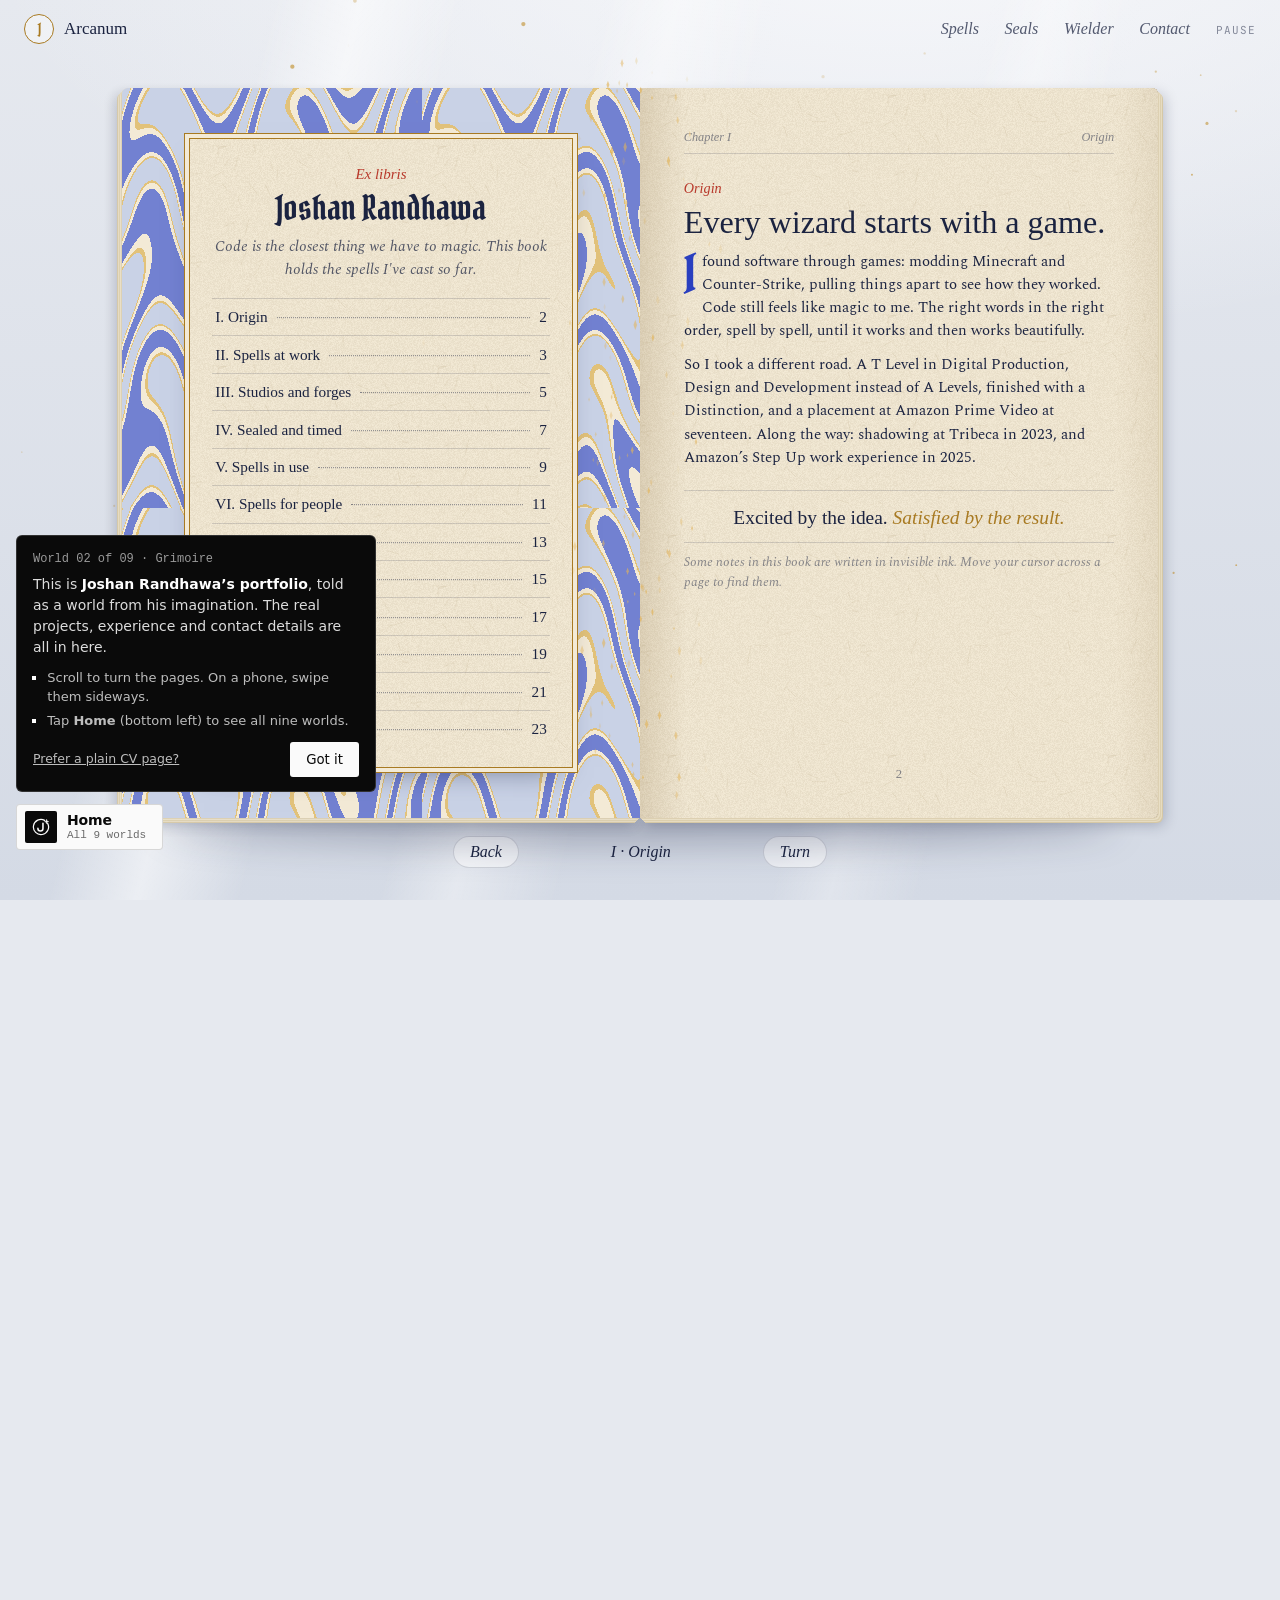
<file: grimoire.html>
<!doctype html>
<html lang="en">
<head>
<meta charset="utf-8">
<meta name="viewport" content="width=device-width, initial-scale=1, viewport-fit=cover">
<link rel="icon" type="image/svg+xml" href="data:image/svg+xml,%3Csvg%20xmlns%3D%22http%3A//www.w3.org/2000/svg%22%20viewBox%3D%220%200%2032%2032%22%3E%3Cstyle%3Eg%7Bstroke%3A%230a0a0a%7D.s%7Bfill%3A%230a0a0a%7D%40media%20%28prefers-color-scheme%3Adark%29%7Bg%7Bstroke%3A%23fafafa%7D.s%7Bfill%3A%23fafafa%7D%7D%3C/style%3E%3Cg%20fill%3D%22none%22%20stroke-linecap%3D%22round%22%20stroke-linejoin%3D%22round%22%20stroke-width%3D%222.6%22%3E%3Cpath%20d%3D%22M22.5%204.2A13.5%2013.5%200%201%200%2027.8%209.5%22%20stroke-width%3D%223.2%22/%3E%3Cpath%20d%3D%22M26%202.5l1.1%202.9%202.9%201.1-2.9%201.1-1.1%202.9-1.1-2.9-2.9-1.1%202.9-1.1z%22%20class%3D%22s%22%20stroke-width%3D%22.6%22/%3E%3Cpath%20d%3D%22M19.5%209.5V18.5a4.5%204.5%200%200%201-9%200%22%20stroke-width%3D%223.2%22/%3E%3C/g%3E%3C/svg%3E">
<style>body{margin:0}img{max-width:100%}[hidden]{display:none!important}</style>
<title>Grimoire · Joshan Randhawa</title>
<link rel="canonical" href="https://www.joshan.dev/">
<meta name="theme-color" content="#b08a5b">
<link rel="apple-touch-icon" href="/apple-touch-icon.png">
<meta property="og:type" content="website">
<meta property="og:site_name" content="joshan.dev">
<meta property="og:title" content="Grimoire · Joshan Randhawa">
<meta property="og:description" content="A spellbook whose pages turn as you scroll, with notes written in invisible ink. One of nine portfolio worlds by Joshan Randhawa.">
<meta property="og:url" content="https://www.joshan.dev/grimoire.html">
<meta property="og:image" content="https://www.joshan.dev/og/grimoire.png">
<meta property="og:image:width" content="1200">
<meta property="og:image:height" content="630">
<meta property="og:image:alt" content="Grimoire · Joshan Randhawa">
<meta name="twitter:card" content="summary_large_image">
<meta name="twitter:title" content="Grimoire · Joshan Randhawa">
<meta name="twitter:description" content="A spellbook whose pages turn as you scroll, with notes written in invisible ink. One of nine portfolio worlds by Joshan Randhawa.">
<meta name="twitter:image" content="https://www.joshan.dev/og/grimoire.png">

<meta name="claude:viewport-fit-sides" content="cover">
<meta name="description" content="Joshan Randhawa, software engineer. A living spellbook whose pages turn as you scroll.">
<link rel="preconnect" href="https://fonts.googleapis.com">
<link rel="preconnect" href="https://fonts.gstatic.com" crossorigin>
<link rel="stylesheet" href="https://fonts.googleapis.com/css2?family=IM+Fell+English:ital@0;1&family=JetBrains+Mono:wght@400;500&family=Pirata+One&family=Spectral:ital,wght@0,400;0,500;0,600;1,400&display=swap">
<style>
/* Layout: a single open spellbook pinned in a daylit scriptorium. Scrolling turns one leaf at a time (nine spreads);
   on phones the leaves unstack into a column of pages in reading order. Ink and gold are the only accents. */
:root{
  --stone:#e6e9ef;
  --stone-2:#d4dae5;
  --parch:#f3ead6;
  --parch-2:#e8dcc0;
  --ink:#1b2340;
  --ink-dim:rgba(27,35,64,.74);
  --ink-faint:rgba(27,35,64,.5);
  --rule:rgba(27,35,64,.16);
  --ultra:#2a3fbf;
  --gold:#a87a22;
  --gold-lt:#e2c27a;
  --verm:#b8392b;
  --leather:#1d2a6e;
  --f-display:"IM Fell English","Iowan Old Style",Georgia,serif;
  --f-body:"Spectral",Georgia,"Times New Roman",serif;
  --f-black:"Pirata One","IM Fell English",Georgia,serif;
  --f-mono:"JetBrains Mono",ui-monospace,SFMono-Regular,Menlo,monospace;
  --gutter:max(16px, env(safe-area-inset-left, 0px));
  --gutter-r:max(16px, env(safe-area-inset-right, 0px));
  --bh:min(calc(100vh - 170px), 760px, calc((100vw - 64px) / 1.42));
  color-scheme:light;
}
*{box-sizing:border-box}
html{background:var(--stone);scroll-behavior:smooth}
body{background:var(--stone);color:var(--ink);font-family:var(--f-body);font-size:16px;line-height:1.55;-webkit-font-smoothing:antialiased;overflow-x:hidden;
  background-image:radial-gradient(120% 80% at 70% -10%,#f7f8fb 0%,rgba(247,248,251,0) 60%),linear-gradient(180deg,var(--stone),var(--stone-2));background-attachment:fixed}
::selection{background:rgba(42,63,191,.2)}
a{color:inherit}
:focus-visible{outline:2px solid var(--ultra);outline-offset:3px;border-radius:2px}
.beams{position:fixed;inset:0;pointer-events:none;z-index:0;
  background:linear-gradient(104deg,transparent 18%,rgba(255,255,255,.55) 24%,transparent 31%),linear-gradient(104deg,transparent 40%,rgba(255,255,255,.4) 45%,transparent 52%),linear-gradient(104deg,transparent 66%,rgba(255,255,255,.3) 70%,transparent 76%)}
#bg{position:fixed;inset:0;width:100%;height:100%;z-index:1;pointer-events:none}
#ink{position:fixed;inset:0;width:100%;height:100%;z-index:20;pointer-events:none}
main{position:relative;z-index:2}
.skip{position:absolute;left:var(--gutter);top:-60px;z-index:50;background:var(--ink);color:var(--parch);padding:10px 14px;font-size:14px;text-decoration:none}
.skip:focus{top:calc(env(safe-area-inset-top,0px) + 12px)}

.nav{position:fixed;top:0;left:0;right:0;z-index:30;display:flex;align-items:center;justify-content:space-between;gap:16px;
  padding-top:calc(env(safe-area-inset-top,0px) + 14px);padding-bottom:16px;padding-left:max(24px,env(safe-area-inset-left,0px));padding-right:max(24px,env(safe-area-inset-right,0px))}
.mark{display:flex;align-items:center;gap:10px;text-decoration:none;font-family:var(--f-display);font-size:17px;white-space:nowrap}
.mark .sg{width:30px;height:30px;border-radius:50%;border:1.5px solid var(--gold);display:grid;place-items:center;font-family:var(--f-black);font-size:15px;color:var(--gold);background:rgba(255,255,255,.4)}
.nav ul{display:flex;align-items:center;gap:clamp(12px,2vw,26px);list-style:none;margin:0;padding:0}
.lk,.still{font-family:var(--f-display);font-style:italic;font-size:16px;color:var(--ink-dim);text-decoration:none;padding:4px 0;border:0;border-bottom:1px solid transparent;background:none;cursor:pointer}
.lk:hover,.still:hover{color:var(--ink)}
.lk[aria-current="true"]{color:var(--ink);border-bottom-color:var(--gold)}
.still{font-style:normal;font-family:var(--f-mono);font-size:11px;letter-spacing:.1em;text-transform:uppercase;color:var(--ink-faint)}
@media (max-width:820px){.mark .name{display:none}.nav ul{gap:14px}.lk{font-size:15px}.lk.opt{display:none}
  .nav{background:rgba(230,233,239,.9);backdrop-filter:blur(6px);box-shadow:0 1px 0 rgba(27,35,64,.08)}}

/* ---------- the book ---------- */
.bookwrap{position:relative;height:calc(var(--flips) * 55vh + 100vh)}
.stage{position:sticky;top:0;height:100vh;height:100svh;display:flex;flex-direction:column;align-items:center;justify-content:center;gap:18px;padding-top:56px}
.book{position:relative;height:var(--bh);width:calc(var(--bh) * 1.42);transition:transform .2s linear}
.book::before{content:"";position:absolute;left:4%;right:4%;bottom:-26px;height:40px;border-radius:50%;background:rgba(20,28,60,.28);filter:blur(18px);z-index:-1}
.base{position:absolute;top:0;width:50%;height:100%;background:var(--parch-2)}
.base.r{left:50%;border-radius:0 6px 6px 0;box-shadow:1px 1px 0 #ddd0b2,2px 2px 0 #e9dfc6,3px 3px 0 #dccfae,4px 4px 0 #e6dbc0,5px 5px 0 #d6c8a5,6px 7px 14px rgba(20,28,60,.25)}
.base.l{left:0;border-radius:6px 0 0 6px;box-shadow:-1px 1px 0 #ddd0b2,-2px 2px 0 #e9dfc6,-3px 3px 0 #dccfae,-4px 4px 0 #e6dbc0,-5px 5px 0 #d6c8a5,-6px 7px 14px rgba(20,28,60,.25);opacity:var(--lstack,0)}
.leaf{position:absolute;top:0;left:50%;width:50%;height:100%;transform-origin:0 50%;transform-style:preserve-3d}
.face{position:absolute;inset:0;backface-visibility:hidden;-webkit-backface-visibility:hidden;overflow:hidden}
.face.back{transform:rotateY(180deg)}
.leaf.done{left:0;transform:none!important}.leaf.done .front{visibility:hidden}.leaf.done .back{transform:none}
.leaf.rest{transform:none!important}
.face::after{content:"";position:absolute;inset:0;pointer-events:none;background:linear-gradient(90deg,rgba(20,24,40,.5),rgba(20,24,40,.12));opacity:var(--shade,0);transition:opacity .1s}
.leaf .front::after{--shade:var(--sf,0)}
.leaf .back::after{--shade:var(--sb,0)}

.page{background:var(--parch);background-image:var(--paper,none),linear-gradient(90deg,rgba(120,90,40,.16),rgba(120,90,40,0) 9%,rgba(120,90,40,0) 92%,rgba(120,90,40,.08));
  color:var(--ink);display:flex;flex-direction:column;padding:calc(var(--bh)*.055) calc(var(--bh)*.06) calc(var(--bh)*.045);font-size:clamp(12px,calc(var(--bh)*.0205),16px);border-radius:0 6px 6px 0}
.back.page{background-image:var(--paper,none),linear-gradient(270deg,rgba(120,90,40,.16),rgba(120,90,40,0) 9%,rgba(120,90,40,0) 92%,rgba(120,90,40,.08));border-radius:6px 0 0 6px}
.rh{display:flex;justify-content:space-between;gap:12px;font-family:var(--f-display);font-style:italic;font-size:.82em;color:var(--ink-faint);border-bottom:1px solid var(--rule);padding-bottom:.45em;margin-bottom:1.1em}
.folio{margin-top:auto;padding-top:.8em;text-align:center;font-family:var(--f-display);font-size:.85em;color:var(--ink-faint)}
.chap{font-family:var(--f-display);font-style:italic;color:var(--verm);font-size:.95em;margin:0}
.pt{font-family:var(--f-display);font-weight:400;font-size:2.15em;line-height:1.05;margin:.2em 0 0;text-wrap:balance}
.page p{margin:.7em 0 0}
.drop::first-letter{font-family:var(--f-black);float:left;font-size:3.6em;line-height:.82;padding:.06em .12em 0 0;color:var(--ultra)}
.motto{margin-top:1.1em!important;padding:.7em 0 .6em;border-top:1px solid var(--rule);border-bottom:1px solid var(--rule);font-family:var(--f-display);font-size:1.3em;line-height:1.3;text-align:center}
.motto em{color:var(--gold)}
.hint{font-style:italic;font-size:.88em;color:var(--ink-faint)}
.invis{font-family:var(--f-display);font-style:italic;color:var(--ultra);font-size:1.02em;text-shadow:0 0 12px rgba(42,63,191,.35);
  -webkit-mask-image:radial-gradient(circle 120px at var(--ix,-999px) var(--iy,-999px),#000 30%,transparent 78%);mask-image:radial-gradient(circle 120px at var(--ix,-999px) var(--iy,-999px),#000 30%,transparent 78%)}
.invis::before{content:"\2726  ";color:var(--gold)}
@media (hover:none){.invis{-webkit-mask-image:none;mask-image:none;opacity:.75}}

/* project pages */
.illum{flex:0 0 27%;align-self:center;aspect-ratio:1;max-width:100%;margin:0 0 .7em;border-radius:50%;position:relative;display:grid;place-items:center;
  background:radial-gradient(circle,rgba(255,255,255,.55),rgba(255,255,255,0) 70%);box-shadow:0 0 0 1px var(--gold),0 0 0 5px var(--parch),0 0 0 6px rgba(168,122,34,.45);
  clip-path:circle(0% at 50% 50%);transition:clip-path 1.4s cubic-bezier(.3,.7,.1,1) .15s}
.illum svg{width:84%;height:84%}
.open .illum,.flow .illum{clip-path:circle(75% at 50% 50%)}
.rubric{font-family:var(--f-mono);font-size:.68em;letter-spacing:.12em;text-transform:uppercase;color:var(--verm);margin:0!important;text-align:center}
.pj .pt{text-align:center;font-size:2em}
.pj .lede{font-style:italic;text-align:center;font-size:1.06em;color:var(--ink-dim);margin-top:.35em!important}
.pj .fx{margin-top:.8em!important}
.chips{list-style:none;margin:.8em 0 0;padding:0;display:flex;flex-wrap:wrap;gap:.4em}
.chips li{font-family:var(--f-mono);font-size:.68em;padding:.3em .6em;border:1px solid currentColor;border-radius:99px;color:var(--pc,var(--ultra))}
.read{align-self:flex-start;margin-top:.9em;font-family:var(--f-display);font-style:italic;font-size:1em;color:var(--ink);background:none;border:0;border-bottom:1px solid var(--gold);padding:0 0 1px;cursor:pointer}
.read:hover{color:var(--ultra)}
.read::after{content:" \2192"}
.pg-dk{background:#0e0f0b;background-image:repeating-linear-gradient(0deg,rgba(255,255,255,.016) 0 1px,transparent 1px 4px);color:#e9ebdd}
.pg-dk .rh,.pg-dk .folio{color:rgba(233,235,221,.5);border-color:rgba(233,235,221,.14)}
.pg-dk .pt{font-family:var(--f-mono);font-weight:500;letter-spacing:-.04em}
.pg-dk .lede{font-family:var(--f-mono);font-style:normal;font-size:.95em;color:var(--pc)}
.pg-dk .rubric{color:var(--pc)}
.pg-dk .read{color:#e9ebdd;border-color:var(--pc)}
.pg-dk .illum{background:radial-gradient(circle,rgba(200,241,53,.08),transparent 70%);box-shadow:0 0 0 1px var(--pc),0 0 0 5px #0e0f0b,0 0 0 6px rgba(200,241,53,.35)}
.pg-dk .invis{color:var(--pc);text-shadow:0 0 12px rgba(200,241,53,.4)}
.pg-ja .pt{font-family:Georgia,"Times New Roman",serif;letter-spacing:.02em;color:#1d2a44}
.pg-ja .rubric{color:#b5532f}

/* cover + endpaper */
.cover{border-radius:4px 10px 10px 4px;background:var(--leather);background-image:var(--leath,none),radial-gradient(120% 90% at 30% 20%,#2c3d95,#1a2462 60%,#131a48);color:var(--gold-lt);
  display:flex;flex-direction:column;align-items:center;justify-content:center;text-align:center;padding:calc(var(--bh)*.07);
  box-shadow:inset 6px 0 14px rgba(0,0,0,.4),inset 0 0 0 calc(var(--bh)*.022) #1c2668,inset 0 0 0 calc(var(--bh)*.0245) rgba(226,194,122,.75),inset 0 0 0 calc(var(--bh)*.032) #1c2668,inset 0 0 0 calc(var(--bh)*.0335) rgba(226,194,122,.5)}
.cover::before{content:"";position:absolute;inset:0;background:linear-gradient(115deg,transparent 35%,rgba(255,236,190,.22) 45%,transparent 55%);background-size:300% 100%;animation:sheen 7s ease-in-out infinite;pointer-events:none}
@keyframes sheen{0%{background-position:120% 0}60%,100%{background-position:-60% 0}}
.cover svg{width:58%;height:auto;margin-bottom:calc(var(--bh)*.02);filter:drop-shadow(0 1px 0 rgba(0,0,0,.4))}
.cover h1{font-family:var(--f-black);font-weight:400;font-size:calc(var(--bh)*.11);line-height:1;margin:0;color:#ecd08e;text-shadow:0 1px 0 #5b4415,0 -1px 0 rgba(255,240,200,.35)}
.cover .by{font-family:var(--f-display);font-style:italic;font-size:calc(var(--bh)*.03);margin:.5em 0 0;color:rgba(236,208,142,.9)}
.cover .vol{font-family:var(--f-mono);font-size:calc(var(--bh)*.016);letter-spacing:.24em;text-transform:uppercase;margin-top:calc(var(--bh)*.05);color:rgba(236,208,142,.7)}
.endpaper{background:#c9d2e6;background-image:var(--marble,none);display:grid;place-items:center;padding:calc(var(--bh)*.07);border-radius:6px 0 0 6px}
.plate{width:100%;max-width:92%;background:var(--parch);background-image:var(--paper,none);padding:1.6em 1.5em 1.3em;text-align:center;box-shadow:0 0 0 1px var(--gold),0 0 0 5px var(--parch),0 0 0 6px var(--gold),0 14px 30px -14px rgba(20,28,60,.6);font-size:clamp(12px,calc(var(--bh)*.0205),16px)}
.plate .exl{font-family:var(--f-display);font-style:italic;color:var(--verm);margin:0}
.plate h2{font-family:var(--f-black);font-weight:400;font-size:2.3em;line-height:1;margin:.15em 0 0;color:var(--ink)}
.plate .tag{font-style:italic;color:var(--ink-dim);margin:.6em 0 0}
.toc{list-style:none;margin:1.1em 0 0;padding:0;text-align:left}
.toc li{border-top:1px solid var(--rule)}
.toc button{all:unset;box-sizing:border-box;display:flex;align-items:baseline;gap:.6em;width:100%;padding:.42em .2em;cursor:pointer;font-family:var(--f-display);font-size:1.02em}
.toc button span:nth-child(2){flex:1;border-bottom:1px dotted var(--ink-faint);transform:translateY(-.25em)}
.toc button:hover,.toc button:focus-visible{color:var(--ultra)}
.toc button:focus-visible{outline:2px solid var(--ultra)}
.toc.idx{margin-top:.5em;font-size:.8em}.toc.idx button{padding:.24em .2em}

/* seals, testimony, sheet, ending */
.seals{list-style:none;margin:.9em 0 0;padding:0;display:grid;gap:.75em}
.seals li{display:grid;grid-template-columns:2.6em minmax(0,1fr);gap:.8em;align-items:center}
.wax{width:2.6em;height:2.6em;border-radius:50%;display:grid;place-items:center;color:#fff3dc;font-family:var(--f-black);font-size:1em;background:radial-gradient(circle at 35% 30%,color-mix(in srgb,var(--w) 70%,#fff),var(--w) 55%,color-mix(in srgb,var(--w) 70%,#000));box-shadow:0 0 0 3px color-mix(in srgb,var(--w) 80%,#000) inset,0 2px 4px rgba(0,0,0,.25)}
.seals b{display:block;font-family:var(--f-display);font-weight:400;font-size:1.12em;line-height:1.2}
.seals span{display:block;color:var(--ink-dim);font-size:.92em;line-height:1.35}
.testi{margin:auto 0;font-family:var(--f-display);font-style:italic;font-size:1.42em;line-height:1.38;position:relative;padding-left:.2em}
.testi::before{content:"\201C";position:absolute;left:-.45em;top:-.35em;font-family:var(--f-black);font-size:3em;color:var(--gold);line-height:1}
.sig{margin-top:1em!important;font-family:var(--f-display);font-size:1.05em}
.sig small{display:block;font-style:italic;color:var(--ink-faint);font-size:.88em}
.cs{margin:.6em 0 0}
.cs div{display:grid;grid-template-columns:6.4em minmax(0,1fr);gap:.8em;padding:.5em 0;border-top:1px solid var(--rule)}
.cs dt{font-family:var(--f-mono);font-size:.66em;letter-spacing:.12em;text-transform:uppercase;color:var(--verm);padding-top:.35em}
.cs dd{margin:0;font-size:.95em;line-height:1.42}
.lines{margin-top:1em!important;min-height:7.2em;background:repeating-linear-gradient(180deg,transparent 0 1.75em,rgba(27,35,64,.18) 1.75em calc(1.75em + 1px));line-height:1.75em;font-family:var(--f-display);font-style:italic;font-size:1.25em;color:var(--ultra)}
.lines span{display:inline-block;white-space:nowrap;overflow:hidden;vertical-align:bottom;max-width:100%;clip-path:inset(0 100% 0 0)}
.open .lines span,.flow .lines span{animation:write 3.2s steps(44,end) .4s forwards}
.flow .lines span,.is-still .lines span{animation:none;clip-path:none}
.lines span.w2{white-space:normal}
@keyframes write{to{clip-path:inset(0 0 0 0)}}
.chan{display:flex;flex-wrap:wrap;gap:.4em;margin:.8em 0 0;padding:0;list-style:none}
.chan li{font-family:var(--f-mono);font-size:.68em;padding:.3em .6em;border:1px solid var(--rule);border-radius:99px}
.contact{list-style:none;margin:1em 0 0;padding:0;display:grid;gap:.1em}
.contact li{display:grid;grid-template-columns:5.2em minmax(0,1fr) auto;gap:.6em;align-items:baseline;padding:.6em 0;border-top:1px solid var(--rule)}
.c-l{font-family:var(--f-mono);font-size:.66em;letter-spacing:.12em;text-transform:uppercase;color:var(--ink-faint)}
.c-v{font-family:var(--f-display);font-size:1.1em;text-decoration:none;overflow-wrap:anywhere;user-select:all}
a.c-v{border-bottom:1px solid var(--gold)}
.copy{font-family:var(--f-mono);font-size:.62em;letter-spacing:.1em;text-transform:uppercase;color:var(--ultra);background:none;border:1px solid rgba(42,63,191,.4);border-radius:99px;padding:.3em .7em;cursor:pointer}
.colo{font-size:.8em;color:var(--ink-faint);font-style:italic}

/* pager */
.pager{display:flex;align-items:center;gap:18px;font-family:var(--f-display)}
.pager button{font-family:var(--f-display);font-style:italic;font-size:16px;color:var(--ink);background:rgba(255,255,255,.55);border:1px solid var(--rule);border-radius:99px;padding:6px 16px;cursor:pointer}
.pager button:hover{border-color:var(--gold)}
.pager button:disabled{opacity:.35;cursor:default}
.pager .lbl{min-width:13em;text-align:center;font-size:16px;color:var(--ink-dim)}
.pager .lbl b{font-weight:400;color:var(--ink);font-style:italic}

/* flow mode: phones, short screens */
@media (max-width:820px),(max-height:520px){
  .bookwrap{height:auto!important;padding:84px var(--gutter-r) 40px var(--gutter)}
  .stage{position:static;height:auto;padding:0;display:block}
  .book{width:100%!important;height:auto!important;transform:none!important;display:flex;flex-direction:column;gap:22px;max-width:560px;margin:0 auto}
  .book::before,.base,.pager{display:none}
  .leaf{position:static;width:100%;height:auto;transform:none!important;display:flex;flex-direction:column;gap:22px}
  .face{position:relative;inset:auto;transform:none!important;overflow:visible;border-radius:6px;box-shadow:0 18px 34px -22px rgba(20,28,60,.55)}
  .face::after{display:none}
  .page,.back.page{--bh:640px;font-size:15.5px;padding:28px 24px 22px;border-radius:6px}
  .cover{--bh:520px;min-height:520px;border-radius:6px}
  .endpaper{--bh:620px;padding:34px 20px;border-radius:6px}
  .illum{flex:0 0 auto;width:min(56%,220px);clip-path:none}
  .blank{display:none}
  .testi{margin:1.4em 0}
}

/* phones: the book becomes a row of pages you swipe through, like turning them */
.swipe-hint{display:none}
@media (max-width:820px){
  .swipe-hint{display:flex;justify-content:space-between;gap:12px;max-width:560px;margin:0 auto 14px;font:500 11.5px/1.3 ui-monospace,SFMono-Regular,Menlo,monospace;letter-spacing:.06em;text-transform:uppercase;color:var(--ink-dim)}
  .book{flex-direction:row!important;align-items:flex-start;max-width:none!important;gap:14px!important;overflow-x:auto;overscroll-behavior-x:contain;scroll-snap-type:x mandatory;scrollbar-width:none;margin:0 calc(-1 * var(--gutter)) 0 calc(-1 * var(--gutter-r))!important;padding:4px var(--gutter) 22px;scroll-padding-inline:var(--gutter);width:auto!important}
  .book::-webkit-scrollbar{display:none}
  .leaf{display:contents!important}
  .face{flex:0 0 86%;max-width:86%;scroll-snap-align:start}
}
.is-still .cover::before{animation:none}
@media (prefers-reduced-motion:reduce){html{scroll-behavior:auto}.cover::before{animation:none}.illum{transition:none}.lines span{animation:none!important;clip-path:none}}
/* shared project sheet; each build sets these tokens on .sheet */
.sheet{--el:#2d5bff;--sh-bg:#fbfcfd;--sh-fg:#12151b;--sh-dim:rgba(18,21,27,.62);--sh-rule:rgba(18,21,27,.12);--sh-title:inherit;--sh-tw:600;--sh-ls:-.02em;--sh-tt:none;--sh-r:18px;--sh-br:999px;--sh-mono:ui-monospace,SFMono-Regular,Menlo,monospace;--sh-back:rgba(220,228,240,.55);
  --viz-bg:#0f1524;--viz-a:var(--el);--viz-b:#eef1f6;
  border:0;padding:0;margin:auto;width:min(1060px,calc(100% - 32px));max-width:none;max-height:calc(100dvh - 48px);overflow:auto;border-radius:var(--sh-r);background:var(--sh-bg);color:var(--sh-fg);box-shadow:0 0 0 1.5px var(--el),0 60px 120px -40px rgba(18,21,27,.6)}
.sheet[open]{animation:sh-in .6s cubic-bezier(.2,.75,.1,1)}
@keyframes sh-in{from{opacity:0;transform:scale(.95) translateY(10px);filter:blur(4px)}to{opacity:1;transform:none;filter:none}}
.sheet::backdrop{background:var(--sh-back);backdrop-filter:blur(3px)}
.sheet.dk{--sh-bg:#0e0f0b;--sh-fg:#e9ebdd;--sh-dim:rgba(233,235,221,.6);--sh-rule:rgba(233,235,221,.14);--viz-bg:#070806;--viz-b:#e9ebdd}
.sheet.ja{--sh-bg:#1d2a44;--sh-fg:#f2ebe4;--sh-dim:rgba(242,235,228,.62);--sh-rule:rgba(242,235,228,.16);--viz-bg:#121a2d;--viz-b:#f2ebe4}
.sheet-grid{display:grid;grid-template-columns:minmax(0,.85fr) minmax(0,1.15fr);min-height:min(600px,calc(100dvh - 48px))}
.sheet-viz{margin:0;background:var(--viz-bg);display:grid;place-items:center;padding:clamp(24px,4vw,52px)}
.sheet-viz svg{width:100%;max-width:400px;height:auto;display:block}
.sheet-body{padding:clamp(28px,4.5vw,56px);display:flex;flex-direction:column;min-width:0}
.sh-eyebrow{margin:0;font-family:var(--sh-mono);font-size:11px;letter-spacing:.14em;text-transform:uppercase;color:var(--sh-dim);display:flex;align-items:center;gap:10px}
.sh-eyebrow::before{content:"";width:10px;height:10px;border-radius:50%;background:var(--el);flex:0 0 10px}
.sheet h2{font-family:var(--sh-title);font-weight:var(--sh-tw);font-size:clamp(30px,3.8vw,48px);line-height:1.04;letter-spacing:var(--sh-ls);text-transform:var(--sh-tt);margin:14px 0 0}
.sheet.dk h2{font-family:"JetBrains Mono",var(--sh-mono);font-weight:500;letter-spacing:-.03em;text-transform:none}
.sheet.ja h2{font-family:Georgia,"Times New Roman",serif;font-weight:400;letter-spacing:.01em;text-transform:none}
.sh-lede{font-size:clamp(17px,1.5vw,19px);line-height:1.5;margin:14px 0 0;max-width:42ch}
.sheet.dk .sh-lede{font-family:"JetBrains Mono",var(--sh-mono);font-size:16px;color:var(--el)}
.sh-stats{display:flex;flex-wrap:wrap;gap:8px;margin:20px 0 0;padding:0;list-style:none}
.sh-stats li{font-family:var(--sh-mono);font-size:11px;padding:5px 10px;border-radius:var(--sh-br);box-shadow:0 0 0 1px var(--el)}
.sh-facts{margin:24px 0 0;display:grid}
.sh-facts div{display:grid;grid-template-columns:110px minmax(0,1fr);gap:16px;padding:13px 0;border-top:1px solid var(--sh-rule)}
.sh-facts dt{font-family:var(--sh-mono);font-size:10.5px;letter-spacing:.12em;text-transform:uppercase;color:var(--sh-dim);padding-top:3px}
.sh-facts dd{margin:0;font-size:15.5px;line-height:1.6}
.sh-note{display:flex;gap:12px;margin:18px 0 0;font-size:13.5px;color:var(--sh-dim)}
.sh-note::before{content:"";flex:0 0 9px;height:9px;margin-top:6px;transform:rotate(45deg);background:var(--el)}
.sh-nav{margin-top:auto;padding-top:30px;display:flex;align-items:center;justify-content:space-between;gap:12px}
.sh-btn{font-family:var(--sh-mono);font-size:11px;letter-spacing:.12em;text-transform:uppercase;color:var(--sh-fg);background:none;border:1px solid var(--sh-rule);border-radius:var(--sh-br);padding:9px 16px;cursor:pointer}
.sh-btn:hover{border-color:var(--el)}
.sh-count{font-family:var(--sh-mono);font-size:11px;color:var(--sh-dim);font-variant-numeric:tabular-nums}
.sh-close{position:absolute;top:14px;right:14px;font-family:var(--sh-mono);font-size:10.5px;letter-spacing:.12em;text-transform:uppercase;color:#eef1f6;background:rgba(0,0,0,.42);border:1px solid rgba(255,255,255,.25);border-radius:var(--sh-br);padding:7px 13px;cursor:pointer}
.sheet-body.swap{animation:sh-swap .45s ease both}
@keyframes sh-swap{from{opacity:.3;transform:translateY(6px)}to{opacity:1;transform:none}}
@media (max-width:760px){
  .sheet{width:100%;margin:auto 0 0;max-height:92dvh;border-radius:var(--sh-r) var(--sh-r) 0 0}
  .sheet-grid{grid-template-columns:1fr;min-height:0}
  .sheet-viz{height:200px;padding:18px}.sheet-viz svg{height:100%;width:auto}
  .sh-facts div{grid-template-columns:1fr;gap:3px}
  .sheet-body{padding-bottom:calc(env(safe-area-inset-bottom,0px) + 26px)}
}
@media (prefers-reduced-motion:reduce){.sheet[open],.sheet-body.swap{animation:none}}

.sheet{--sh-bg:#f6efde;--sh-fg:var(--ink);--sh-dim:rgba(27,35,64,.62);--sh-rule:rgba(27,35,64,.14);--sh-title:var(--f-display);--sh-tw:400;--sh-ls:0;--sh-r:6px;--sh-mono:var(--f-mono);--sh-back:rgba(214,220,232,.6);--viz-bg:#18204a;
  box-shadow:0 0 0 1px var(--gold),0 0 0 6px #f6efde,0 0 0 7px rgba(168,122,34,.5),0 60px 120px -40px rgba(20,28,60,.6)}
</style>

<div class="beams" aria-hidden="true"></div>
<canvas id="bg" aria-hidden="true"></canvas>
<canvas id="ink" aria-hidden="true"></canvas>
<a class="skip" href="#p-3">Skip to the spells</a>

<header class="nav">
  <a class="mark" href="index.html" aria-label="Home: Joshan Randhawa's portfolio, all nine worlds"><span class="sg" aria-hidden="true">J</span><span class="name">Arcanum</span></a>
  <nav aria-label="Chapters"><ul>
    <li><a class="lk" href="#p-3" data-go="2">Spells</a></li>
    <li><a class="lk opt" href="#p-19" data-go="10">Seals</a></li>
    <li><a class="lk" href="#p-21" data-go="11">Wielder</a></li>
    <li><a class="lk" href="#p-24" data-go="12">Contact</a></li>
    <li><button class="still" id="still" type="button" aria-pressed="false">Pause</button></li>
  </ul></nav>
</header>

<main id="top">
  <section class="bookwrap" id="bookwrap" style="--flips:12" aria-label="The grimoire of Joshan Randhawa">
<p class="swipe-hint" aria-hidden="true"><span>Swipe to turn the pages</span><span class="sw-n">&rarr;</span></p>

    <div class="stage">
      <div class="book" id="book">
        <div class="base l" aria-hidden="true"></div>
        <div class="base r" aria-hidden="true"></div>

        <div class="leaf">
          <article class="face front cover" id="p-0" aria-label="Cover">
            <svg viewBox="0 0 300 300" aria-hidden="true">
              <defs><path id="ring" d="M150 150 m-128 0 a128 128 0 1 1 256 0 a128 128 0 1 1 -256 0"/></defs>
              <g fill="none" stroke="#e2c27a" stroke-width="1.2">
                <circle cx="150" cy="150" r="142"/><circle cx="150" cy="150" r="114"/><circle cx="150" cy="150" r="70"/>
                <path d="M150 36 L248.7 207 L51.3 207 Z"/><path d="M150 264 L51.3 93 L248.7 93 Z"/>
                <circle cx="150" cy="150" r="22"/>
              </g>
              <text font-family="JetBrains Mono, monospace" font-size="10.4" fill="#e2c27a" letter-spacing="1.2"><textPath href="#ring">const spell = (idea) =&gt; build(idea).then(ship); // excited by the idea · satisfied by the result ·</textPath></text>
              <text x="150" y="157" text-anchor="middle" font-family="Pirata One, serif" font-size="22" fill="#ecd08e">JR</text>
            </svg>
            <h1>Arcanum</h1>
            <p class="by">The grimoire of Joshan Randhawa</p>
            <p class="vol">Software engineer · Volume XVIII</p>
          </article>
          <article class="face back endpaper" id="p-1" aria-label="Bookplate and contents">
            <div class="plate">
              <p class="exl">Ex libris</p>
              <h2>Joshan Randhawa</h2>
              <p class="tag">Code is the closest thing we have to magic. This book holds the spells I've cast so far.</p>
              <ol class="toc">
                <li><button type="button" data-go="1"><span>I. Origin</span><span></span><span>2</span></button></li>
                <li><button type="button" data-go="2"><span>II. Spells at work</span><span></span><span>3</span></button></li>
                <li><button type="button" data-go="3"><span>III. Studios and forges</span><span></span><span>5</span></button></li>
                <li><button type="button" data-go="4"><span>IV. Sealed and timed</span><span></span><span>7</span></button></li>
                <li><button type="button" data-go="5"><span>V. Spells in use</span><span></span><span>9</span></button></li>
                <li><button type="button" data-go="6"><span>VI. Spells for people</span><span></span><span>11</span></button></li>
                <li><button type="button" data-go="7"><span>VII. Experiments</span><span></span><span>13</span></button></li>
                <li><button type="button" data-go="8"><span>VIII. Small spells</span><span></span><span>15</span></button></li>
                <li><button type="button" data-go="9"><span>IX. Unfinished</span><span></span><span>17</span></button></li>
                <li><button type="button" data-go="10"><span>X. Seals and testimony</span><span></span><span>19</span></button></li>
                <li><button type="button" data-go="11"><span>XI. The wielder</span><span></span><span>21</span></button></li>
                <li><button type="button" data-go="12"><span>XII. The next spell</span><span></span><span>23</span></button></li>
              </ol>
            </div>
          </article>
        </div>

        <div class="leaf">
          <article class="face front page" id="p-2">
            <header class="rh"><span>Chapter I</span><span>Origin</span></header>
            <p class="chap">Origin</p>
            <h2 class="pt">Every wizard starts with a game.</h2>
            <p class="drop">I found software through games: modding Minecraft and Counter-Strike, pulling things apart to see how they worked. Code still feels like magic to me. The right words in the right order, spell by spell, until it works and then works beautifully.</p>
            <p>So I took a different road. A T Level in Digital Production, Design and Development instead of A Levels, finished with a Distinction, and a placement at Amazon Prime Video at seventeen. Along the way: shadowing at Tribeca in 2023, and Amazon’s Step Up work experience in 2025.</p>
            <p class="motto">Excited by the idea. <em>Satisfied by the result.</em></p>
            <p class="hint">Some notes in this book are written in invisible ink. Move your cursor across a page to find them.</p>
            <footer class="folio">2</footer>
          </article>
          <article class="face back page pj" id="p-3" data-id="ticketscope" data-ch="Chapter II" data-n="3" data-invis="Learned React and TypeScript from zero for this one."></article>
        </div>

        <div class="leaf">
          <article class="face front page pj" id="p-4" data-id="orgchecker" data-ch="Spells at work" data-n="4" data-invis="I wrote the engine. Every rule is just data."></article>
          <article class="face back page pj pg-ja" id="p-5" data-id="ja" data-ch="Chapter III" data-n="5"></article>
        </div>

        <div class="leaf">
          <article class="face front page pj" id="p-6" data-id="forge" data-ch="Studios and forges" data-n="6" data-invis="It started as an app that let two models argue."></article>
          <article class="face back page pj pg-dk" id="p-7" data-id="agents" data-ch="Chapter IV" data-n="7"></article>
        </div>

        <div class="leaf">
          <article class="face front page pj pg-dk" id="p-8" data-id="klokd" data-ch="Sealed and timed" data-n="8" data-invis="Best hours on record: after midnight."></article>
          <article class="face back page pj" id="p-9" data-id="rewnd" data-ch="Chapter V" data-n="9"></article>
        </div>

        <div class="leaf">
          <article class="face front page pj" id="p-10" data-id="transcriber" data-ch="Spells in use" data-n="10" data-invis="Built it for myself first. I still use it every week."></article>
          <article class="face back page pj" id="p-11" data-id="primelevels" data-ch="Chapter VI" data-n="11"></article>
        </div>

        <div class="leaf">
          <article class="face front page pj" id="p-12" data-id="neuronav" data-ch="Spells for people" data-n="12" data-invis="Shipped the same Christmas as the Amazon placement."></article>
          <article class="face back page pj" id="p-13" data-id="cognisign" data-ch="Chapter VII" data-n="13"></article>
        </div>

        <div class="leaf">
          <article class="face front page pj" id="p-14" data-id="stellareye" data-ch="Experiments" data-n="14"></article>
          <article class="face back page pj" id="p-15" data-id="stopwatch" data-ch="Chapter VIII" data-n="15" data-invis="Built because every other timer looked bad."></article>
        </div>

        <div class="leaf">
          <article class="face front page pj" id="p-16" data-id="inkd" data-ch="Small spells" data-n="16"></article>
          <article class="face back page" id="p-17">
            <header class="rh"><span>Chapter IX</span><span>Unfinished</span></header>
            <footer class="folio">17</footer>
          </article>
        </div>

        <div class="leaf">
          <article class="face front page" id="p-18">
            <header class="rh"><span>Arcanum</span><span>Unfinished</span></header>
            <p class="chap">Index</p>
            <h2 class="pt">Every spell in this book</h2>
            <ol class="toc idx"><li><button type="button" data-open="ticketscope"><span>TicketScope</span><span></span><span>3</span></button></li><li><button type="button" data-open="orgchecker"><span>Organisation Checker</span><span></span><span>4</span></button></li><li><button type="button" data-open="ja"><span>JA Studios</span><span></span><span>5</span></button></li><li><button type="button" data-open="forge"><span>Roblox Forge</span><span></span><span>6</span></button></li><li><button type="button" data-open="agents"><span>Private agent workflows</span><span></span><span>7</span></button></li><li><button type="button" data-open="klokd"><span>klokd</span><span></span><span>8</span></button></li><li><button type="button" data-open="rewnd"><span>rewnd</span><span></span><span>9</span></button></li><li><button type="button" data-open="transcriber"><span>Video Transcriber</span><span></span><span>10</span></button></li><li><button type="button" data-open="primelevels"><span>Prime Levels</span><span></span><span>11</span></button></li><li><button type="button" data-open="neuronav"><span>NeuroNav</span><span></span><span>12</span></button></li><li><button type="button" data-open="cognisign"><span>CogniSign</span><span></span><span>13</span></button></li><li><button type="button" data-open="stellareye"><span>StellarEye</span><span></span><span>14</span></button></li><li><button type="button" data-open="stopwatch"><span>Stopwatch</span><span></span><span>15</span></button></li><li><button type="button" data-open="inkd"><span>inkd</span><span></span><span>16</span></button></li></ol>
            <footer class="folio">18</footer>
          </article>
          <article class="face back page" id="p-19">
            <header class="rh"><span>Chapter X</span><span>Arcanum</span></header>
            <p class="chap">Seals</p>
            <h2 class="pt">Pressed in wax</h2>
            <ul class="seals">
              <li><span class="wax" style="--w:#2a3fbf" aria-hidden="true">B</span><div><b>Best Candidate</b><span>BAE Systems mock interview programme</span></div></li>
              <li><span class="wax" style="--w:#a87a22" aria-hidden="true">D</span><div><b>T Level Distinction</b><span>Digital Production, Design and Development</span></div></li>
              <li><span class="wax" style="--w:#1b2340" aria-hidden="true">A</span><div><b>Adopted company-wide</b><span>TicketScope, across Amazon</span></div></li>
              <li><span class="wax" style="--w:#b8392b" aria-hidden="true">95</span><div><b>About 95% of the frontend</b><span>Prime Levels, ten pages, 80+ stakeholders</span></div></li>
              <li><span class="wax" style="--w:#0e9a90" aria-hidden="true">30</span><div><b>30+ real users</b><span>NeuroNav</span></div></li>
              <li><span class="wax" style="--w:#6a52ee" aria-hidden="true">18</span><div><b>Hired at eighteen</b><span>Junior Application Developer, Thirtyone:eight</span></div></li>
            </ul>
            <footer class="folio">19</footer>
          </article>
        </div>

        <div class="leaf">
          <article class="face front page" id="p-20">
            <header class="rh"><span>Seals and testimony</span><span>Testimony</span></header>
            <blockquote class="testi">He is a quick learner who demonstrates an impeccable work ethic. His ability to communicate effectively with a diverse range of individuals in professional settings makes you forget the fact he's only 17.</blockquote>
            <p class="sig">Flo Busfield<small>UX/UI Apprentice, and my buddy at Amazon</small></p>
            <footer class="folio">20</footer>
          </article>
          <article class="face back page" id="p-21">
            <header class="rh"><span>Chapter XI</span><span>Arcanum</span></header>
            <p class="chap">The wielder</p>
            <h2 class="pt">The magic is in the wielder.</h2>
            <p class="drop">I believe the ethical weight of technology sits with whoever holds it, not the tool. So I try to hold it well.</p>
            <p>That means owning what I ship, from the first line to the last bug. I'm drawn to ambitious engineering, developer tools, AI, and software that feels exceptional to use.</p>
            <p>Now I'm a Junior Application Developer at Thirtyone:eight, a safeguarding charity going through real change, and studying Computer Science with AI at The Open University.</p>
            <p class="invis" data-inv>The clearest plans tend to arrive around 4:30 in the morning.</p>
            <footer class="folio">21</footer>
          </article>
        </div>

        <div class="leaf">
          <article class="face front page" id="p-22">
            <header class="rh"><span>The wielder</span><span>Character sheet</span></header>
            <dl class="cs">
              <div><dt>Class</dt><dd>Junior Application Developer. Dynamics 365, Power Platform and TypeScript.</dd></div>
              <div><dt>Training</dt><dd>BSc (Hons) Computer Science with AI, The Open University</dd></div>
              <div><dt>Tongues</dt><dd>TypeScript, JavaScript, Python, Power Fx. Learning Mandarin.</dd></div>
              <div><dt>Active hours</dt><dd>Night. Most productive well past midnight.</dd></div>
              <div><dt>Side quests</dt><dd>Ricing Linux, an Obsidian second brain, Roblox worlds with Blender, and a Discord for apprentices.</dd></div>
              <div><dt>Main quest</dt><dd>Contribute to world-class engineering teams, and build independent products that last.</dd></div>
            </dl>
            <footer class="folio">22</footer>
          </article>
          <article class="face back page" id="p-23">
            <header class="rh"><span>Chapter XII</span><span>Arcanum</span></header>
            <p class="chap">The next spell</p>
            <h2 class="pt">The next spell is unwritten.</h2>
            <p class="lines"><span>Let's make something worth remembering.</span></p>
            <p>The pages after this one are blank on purpose. If you have a problem worth solving, I'd like to help write them.</p>
            <p class="chap" style="margin-top:1.2em">Currently channelling</p>
            <ul class="chan"><li>Video Transcriber</li><li>CogniSign v1.1</li><li>Roblox Forge</li><li>klokd</li></ul>
            <footer class="folio">23</footer>
          </article>
        </div>

        <div class="leaf">
          <article class="face front page" id="p-24">
            <header class="rh"><span>The next spell</span><span>Send word</span></header>
            <p class="chap">Send word</p>
            <h2 class="pt">Write to me</h2>
            <ul class="contact">
              <li><span class="c-l">Email</span><span class="c-v" id="email">joshanrandhawa5@hotmail.com</span><button class="copy" id="copy" type="button">Copy</button></li>
              <li><span class="c-l">GitHub</span><a class="c-v" href="https://github.com/z3zZ" target="_blank" rel="noopener">z3zZ</a><span></span></li>
              <li><span class="c-l">LinkedIn</span><a class="c-v" href="https://www.linkedin.com/in/joshan-randhawa/" target="_blank" rel="noopener">Joshan Randhawa</a><span></span></li>
            </ul>
            <p class="invis" data-inv>Yes, I do reply at night.</p>
            <p class="colo">This book is drawn live in your browser, with no images. © 2026 Joshan Randhawa, London area.</p>
            <footer class="folio">24</footer>
          </article>
          <article class="face back page blank" aria-hidden="true"></article>
        </div>
      </div>
      <div class="pager" aria-label="Page controls">
        <button type="button" id="prev">Back</button>
        <span class="lbl" id="lbl" aria-live="polite"><b>The cover</b></span>
        <button type="button" id="next">Turn</button>
      </div>
    </div>
  </section>
</main>

<dialog class="sheet" id="sheet" aria-labelledby="sh-title">
  <div class="sheet-grid">
    <figure class="sheet-viz" id="sh-viz" aria-hidden="true"></figure>
    <div class="sheet-body" id="sh-body">
      <p class="sh-eyebrow" id="sh-context"></p>
      <h2 id="sh-title"></h2>
      <p class="sh-lede" id="sh-lede"></p>
      <ul class="sh-stats" id="sh-stats"></ul>
      <dl class="sh-facts" id="sh-facts"></dl>
      <p class="sh-note" id="sh-note" hidden></p>
      <div class="sh-nav"><button class="sh-btn" id="sh-prev" type="button">Previous</button><span class="sh-count" id="sh-count"></span><button class="sh-btn" id="sh-next" type="button">Next</button></div>
    </div>
  </div>
  <button class="sh-close" id="sh-close" type="button">Close</button>
</dialog>

<script src="/arcana.js"></script>
<script>
(function(){
'use strict';
var A=window.ARC,clamp=A.clamp,ss=A.ss;
var still=A.rmq.matches;

/* ---------- paper, leather and marble textures, made once ---------- */
function tex(w,h,fn){var c=document.createElement('canvas');c.width=w;c.height=h;var x=c.getContext('2d');fn(x,w,h);return'url('+c.toDataURL('image/png')+')';}
try{
  var root=document.documentElement.style;
  root.setProperty('--paper',tex(220,220,function(x,w,h){var r=A.mulberry(4);var id=x.createImageData(w,h);for(var i=0;i<id.data.length;i+=4){var v=r()*22;id.data[i]=110;id.data[i+1]=84;id.data[i+2]=40;id.data[i+3]=v;}x.putImageData(id,0,0);
    x.strokeStyle='rgba(110,84,40,.12)';x.lineWidth=.6;for(var k=0;k<60;k++){var sx=r()*w,sy=r()*h,a=r()*6.28,l=4+r()*14;x.beginPath();x.moveTo(sx,sy);x.lineTo(sx+Math.cos(a)*l,sy+Math.sin(a)*l);x.stroke();}}));
  root.setProperty('--leath',tex(200,200,function(x,w,h){var r=A.mulberry(9);var id=x.createImageData(w,h);for(var i=0;i<id.data.length;i+=4){var v=r();id.data[i]=v>.5?255:0;id.data[i+1]=v>.5?240:0;id.data[i+2]=v>.5?210:0;id.data[i+3]=v*20;}x.putImageData(id,0,0);}));
  root.setProperty('--marble',tex(300,420,function(x,w,h){var id=x.createImageData(w,h),d=id.data;
    for(var y=0;y<h;y++)for(var q=0;q<w;q++){var u=q/w,v=y/h;var t=Math.sin((u*6+Math.sin(v*9+Math.sin(u*14)*1.4)*1.6)*3.1+Math.sin(v*22)*.6);var s=(t+1)/2;
      var i=(y*w+q)*4;var c0=[201,210,230],c1=[42,63,191],c2=[226,194,122],c3=[243,234,214];var k=s<.25?c1:s<.5?c3:s<.62?c2:c0;var m=s<.25?.55:1;
      d[i]=k[0]*m+c0[0]*(1-m);d[i+1]=k[1]*m+c0[1]*(1-m);d[i+2]=k[2]*m+c0[2]*(1-m);d[i+3]=255;}
    x.putImageData(id,0,0);}));
}catch(e){}

/* ---------- project pages ---------- */
var openSheet=A.initSheet(['ticketscope','orgchecker','ja','forge','agents','klokd','rewnd','transcriber','primelevels','neuronav','cognisign','stellareye','stopwatch','inkd']);
[].slice.call(document.querySelectorAll('.pj')).forEach(function(pg){
  var id=pg.dataset.id,p=A.P[id],left=pg.classList.contains('back');
  var vs=p.dk?A.vizStyle(id):'--viz-a:'+p.el+';--viz-b:'+(p.ja?'#1d2a44':'#1b2340')+';--viz-bg:transparent';
  pg.style.setProperty('--pc',p.el);
  pg.innerHTML='<header class="rh"><span>'+(left?pg.dataset.ch:'Arcanum')+'</span><span>'+(left?'Arcanum':pg.dataset.ch)+'</span></header>'+
    '<figure class="illum" style="'+vs+'" aria-hidden="true">'+A.VIZ[p.viz]()+'</figure>'+
    '<p class="rubric">'+A.esc(p.school)+' · '+A.esc(p.type)+'</p>'+
    '<h2 class="pt">'+A.esc(p.name)+'</h2><p class="lede">'+A.esc(p.lede)+'</p>'+
    '<p class="fx">'+A.esc(p.fx.replace(p.lede,'').trim())+'</p>'+
    '<ul class="chips">'+p.stats.map(function(s){return'<li>'+A.esc(s)+'</li>';}).join('')+'</ul>'+
    (pg.dataset.invis?'<p class="invis" data-inv>'+A.esc(pg.dataset.invis)+'</p>':'')+
    '<button class="read" type="button">Read the full spell</button>'+
    '<footer class="folio">'+pg.dataset.n+'</footer>';
  pg.querySelector('.read').addEventListener('click',function(e){openSheet(id,e.currentTarget);});
});

/* ---------- book mechanics ---------- */
var wrap=document.getElementById('bookwrap'),book=document.getElementById('book');
var leaves=[].slice.call(book.querySelectorAll('.leaf')),N=leaves.length,FLIPS=N-1;
var mqFlow=window.matchMedia('(max-width:820px),(max-height:520px)');
var flow=mqFlow.matches;
var F=0,wrapTop=0,wrapH=0,cur=-1,lastT=[];
var NAMES=['The cover','I · Origin','II · Spells at work','III · Studios and forges','IV · Sealed and timed','V · Spells in use','VI · Spells for people','VII · Experiments','VIII · Small spells','IX · Unfinished','X · Seals and testimony','XI · The wielder','XII · The next spell'];
var lbl=document.getElementById('lbl'),prev=document.getElementById('prev'),next=document.getElementById('next');
var links=[].slice.call(document.querySelectorAll('.lk'));
function measure(){book.style.height='';book.style.width='';if(!flow){var h=Math.round(parseFloat(getComputedStyle(book).height));book.style.height=h+'px';book.style.width=(Math.round(h*1.42/2)*2)+'px';}
  var r=wrap.getBoundingClientRect();wrapTop=r.top+window.scrollY;wrapH=wrap.offsetHeight;}
function target(){if(flow)return 0;var span=Math.max(1,wrapH-window.innerHeight);return clamp((window.scrollY-wrapTop)/span,0,1)*FLIPS;}
function visibleFaces(k){var v=[];if(k===0)v.push(leaves[0].querySelector('.front'));else{v.push(leaves[k-1].querySelector('.back'));if(leaves[k])v.push(leaves[k].querySelector('.front'));}return v;}
function setFlow(v){flow=v;document.documentElement.classList.toggle('flow',v);
  [].slice.call(document.querySelectorAll('.face')).forEach(function(f){f.classList.toggle('flow',v);});
  leaves.forEach(function(l){l.style.transform='';l.style.zIndex='';l.classList.remove('done','rest');});book.style.transform='';
  [].slice.call(book.querySelectorAll('.face button, .face a')).forEach(function(b){b.tabIndex=0;});
  cur=-1;measure();}
function render(){
  if(flow)return;
  for(var i=0;i<N;i++){
    var t=still?(F-i>=.5?1:0):ss(.22,.82,F-i);
    if(lastT[i]!==undefined&&lastT[i]<.5&&t>=.5&&!still)burst(i);
    lastT[i]=t;
    var L=leaves[i];
    L.classList.toggle('done',t>=1);L.classList.toggle('rest',t<=0);
    L.style.transform=(t>0&&t<1)?'perspective(2400px) rotateY('+(-180*t).toFixed(2)+'deg)':'';
    L.style.zIndex=t<=0?(N-i):t>=1?(i+1):(N+2);
    var sh=Math.sin(t*Math.PI);
    L.style.setProperty('--sf',(t*.55+sh*.1).toFixed(3));L.style.setProperty('--sb',((1-t)*.55+sh*.1).toFixed(3));
  }
  var t0=lastT[0]||0;
  book.style.transform='translateX('+(-25*(1-t0)).toFixed(2)+'%)';
  book.style.setProperty('--lstack',ss(.3,1,F).toFixed(3));
  var k=clamp(Math.floor(F+.32),0,FLIPS);
  if(k!==cur){cur=k;
    var vis=visibleFaces(k);
    [].slice.call(book.querySelectorAll('.face')).forEach(function(f){var on=vis.indexOf(f)>=0;f.classList.toggle('open',on);
      [].slice.call(f.querySelectorAll('button, a')).forEach(function(b){b.tabIndex=on?0:-1;});});
    lbl.innerHTML='<b>'+NAMES[k]+'</b>';prev.disabled=k===0;next.disabled=k===FLIPS;
    var li=k>=12?12:k>=11?11:k>=10?10:k>=2?2:-1;
    links.forEach(function(a){if(+a.dataset.go===li)a.setAttribute('aria-current','true');else a.removeAttribute('aria-current');});
  }
}
function go(k){k=clamp(k,0,FLIPS);
  if(flow){var id=k===0?'p-0':'p-'+(2*k-1);var el=document.getElementById(id);if(el)el.scrollIntoView({behavior:still?'auto':'smooth',block:'start',inline:'start'});return;}
  measure();var f=k===0?0:k-.1;var y=wrapTop+f/FLIPS*(wrapH-window.innerHeight);window.scrollTo({top:y,behavior:still?'auto':'smooth'});}
[].slice.call(document.querySelectorAll('[data-open]')).forEach(function(b){b.addEventListener('click',function(){openSheet(b.dataset.open,b);});});
[].slice.call(document.querySelectorAll('[data-go]')).forEach(function(b){b.addEventListener('click',function(e){e.preventDefault();go(+b.dataset.go);});});
prev.addEventListener('click',function(){go(cur-1);});
next.addEventListener('click',function(){go(cur+1);});
document.addEventListener('keydown',function(e){if(flow||e.target.closest('input,textarea,dialog'))return;
  if(e.key==='ArrowRight'){e.preventDefault();go(cur+1);}else if(e.key==='ArrowLeft'){e.preventDefault();go(cur-1);}});

/* ---------- invisible ink ---------- */
var invs=[].slice.call(document.querySelectorAll('[data-inv]'));
function inkReveal(x,y){for(var i=0;i<invs.length;i++){var el=invs[i];var r=el.getBoundingClientRect();if(r.width===0)continue;el.style.setProperty('--ix',(x-r.left).toFixed(0)+'px');el.style.setProperty('--iy',(y-r.top).toFixed(0)+'px');}}

/* ---------- canvases: dust in the light, ink from the cursor, gold when a page turns ---------- */
var bg=document.getElementById('bg'),bx=bg.getContext('2d'),ink=document.getElementById('ink'),ix=ink.getContext('2d');
var W=0,H=0,DPR=1,MOTES=[],DOTS=[],SP=[],px=-999,py=-999;
function resize(){var w=window.innerWidth,h=window.innerHeight;DPR=Math.min(window.devicePixelRatio||1,1.75);
  if(w!==W||h!==H){W=w;H=h;[bg,ink].forEach(function(c){c.width=Math.round(W*DPR);c.height=Math.round(H*DPR);});seed();}
  var f=mqFlow.matches;if(f!==flow)setFlow(f);measure();}
function seed(){MOTES=[];var n=W<760?26:60;for(var i=0;i<n;i++)MOTES.push({x:Math.random()*W,y:Math.random()*H,r:.6+Math.random()*1.8,vx:(Math.random()-.5)*6,vy:-2-Math.random()*6,ph:Math.random()*6.28});}
function burst(i){var r=book.getBoundingClientRect();var sx=r.left+r.width/2;for(var k=0;k<14;k++){var y=r.top+Math.random()*r.height;SP.push({x:sx+(Math.random()-.5)*20,y:y,vx:(Math.random()-.5)*160,vy:-20-Math.random()*80,age:0,life:.8+Math.random()*.6,r:1.5+Math.random()*2.5});}}
var lastNow=performance.now(),dirty=true;
function frame(now){
  var dt=Math.min(.05,(now-lastNow)/1000);lastNow=now;
  var tgt=target();
  if(still)F=tgt;else F+=(tgt-F)*Math.min(1,dt*7);
  render();
  if(still&&!dirty){requestAnimationFrame(frame);return;}
  bx.setTransform(DPR,0,0,DPR,0,0);bx.clearRect(0,0,W,H);
  ix.setTransform(DPR,0,0,DPR,0,0);ix.clearRect(0,0,W,H);
  for(var i=0;i<MOTES.length;i++){var m=MOTES[i];
    if(!still){var dx=m.x-px,dy=m.y-py,d=Math.hypot(dx,dy)+1;if(d<160){m.vx+=(-dy/d*30+dx/d*10)*dt;m.vy+=(dx/d*30+dy/d*10)*dt;}
      m.vx*=Math.exp(-dt*.6);m.x+=(m.vx+Math.sin(now/2000+m.ph)*3)*dt;m.y+=m.vy*dt;if(m.y<-10){m.y=H+10;m.x=Math.random()*W;m.vy=-2-Math.random()*6;}if(m.x<-10)m.x=W+10;if(m.x>W+10)m.x=-10;}
    var tw=.45+.55*Math.sin(now/700+m.ph*3);bx.fillStyle='rgba(196,150,60,'+(.25+.45*tw).toFixed(2)+')';bx.beginPath();bx.arc(m.x,m.y,m.r,0,6.283);bx.fill();}
  for(var j=DOTS.length-1;j>=0;j--){var o=DOTS[j];o.age+=dt;var k=o.age/o.life;if(k>=1){DOTS.splice(j,1);continue;}
    ix.fillStyle='rgba(42,63,191,'+((1-k)*.32).toFixed(3)+')';ix.beginPath();ix.arc(o.x,o.y,o.r*(1+k*1.6),0,6.283);ix.fill();}
  for(var s=SP.length-1;s>=0;s--){var p=SP[s];p.age+=dt;if(p.age>p.life){SP.splice(s,1);continue;}p.x+=p.vx*dt;p.y+=p.vy*dt;p.vy+=60*dt;var q=1-p.age/p.life;
    ix.fillStyle='rgba(226,180,90,'+q.toFixed(2)+')';ix.beginPath();ix.moveTo(p.x,p.y-p.r*1.3);ix.lineTo(p.x+p.r*.45,p.y);ix.lineTo(p.x,p.y+p.r*1.3);ix.lineTo(p.x-p.r*.45,p.y);ix.closePath();ix.fill();}
  dirty=false;requestAnimationFrame(frame);
}
window.addEventListener('pointermove',function(e){var lx=px,ly=py;px=e.clientX;py=e.clientY;inkReveal(px,py);dirty=true;
  if(!still&&e.pointerType!=='touch'&&lx>-900){var d=Math.hypot(px-lx,py-ly);var n=Math.min(4,Math.floor(d/9));for(var i=0;i<n;i++){var t=i/n;DOTS.push({x:lx+(px-lx)*t,y:ly+(py-ly)*t,r:1+Math.random()*1.6,age:0,life:.9+Math.random()*.5});}}},{passive:true});
document.addEventListener('pointerleave',function(){px=-999;py=-999;inkReveal(-9999,-9999);});
window.addEventListener('resize',resize,{passive:true});
window.addEventListener('scroll',function(){dirty=true;},{passive:true});
if(mqFlow.addEventListener)mqFlow.addEventListener('change',function(e){setFlow(e.matches);});
if(document.fonts&&document.fonts.ready)document.fonts.ready.then(measure);

var stillBtn=document.getElementById('still');
function setStill(v){still=v;stillBtn.setAttribute('aria-pressed',String(v));stillBtn.textContent=v?'Resume':'Pause';document.documentElement.classList.toggle('is-still',v);DOTS=[];SP=[];dirty=true;}
stillBtn.addEventListener('click',function(){setStill(!still);});
if(A.rmq.addEventListener)A.rmq.addEventListener('change',function(e){setStill(e.matches);});
setStill(still);
A.copy('copy','email');
setFlow(flow);resize();requestAnimationFrame(frame);
})();
</script>

<script>
(function(){var b=document.getElementById('book'),n=document.querySelector('.swipe-hint .sw-n');if(!b||!n)return;
b.addEventListener('scroll',function(){var f=b.querySelectorAll('.face:not(.blank)'),k=f.length,w=f[0]?f[0].getBoundingClientRect().width+14:1,i=Math.min(k,Math.round(b.scrollLeft/w)+1);n.innerHTML='Page '+i+' of '+k+(i<k?' &rarr;':'');},{passive:true});})();
</script>
<link rel="stylesheet" href="hub.css">
<a class="jr-hub" href="index.html" aria-label="Home: back to all nine worlds"><b aria-hidden="true"><svg viewBox="0 0 32 32" fill="none" stroke="currentColor" stroke-linecap="round" stroke-linejoin="round"><path d="M22.5 4.2A13.5 13.5 0 1 0 27.8 9.5" stroke-width="2.2"/><path d="M26 2.5l1.1 2.9 2.9 1.1-2.9 1.1-1.1 2.9-1.1-2.9-2.9-1.1 2.9-1.1z" fill="currentColor" stroke-width=".6"/><path d="M19.5 9.5V18.5a4.5 4.5 0 0 1-9 0" stroke-width="2.8"/></svg></b><span class="jr-t"><strong>Home</strong><small>All 9 worlds</small></span></a>
<script src="hub.js" defer></script>
</html>
</file>
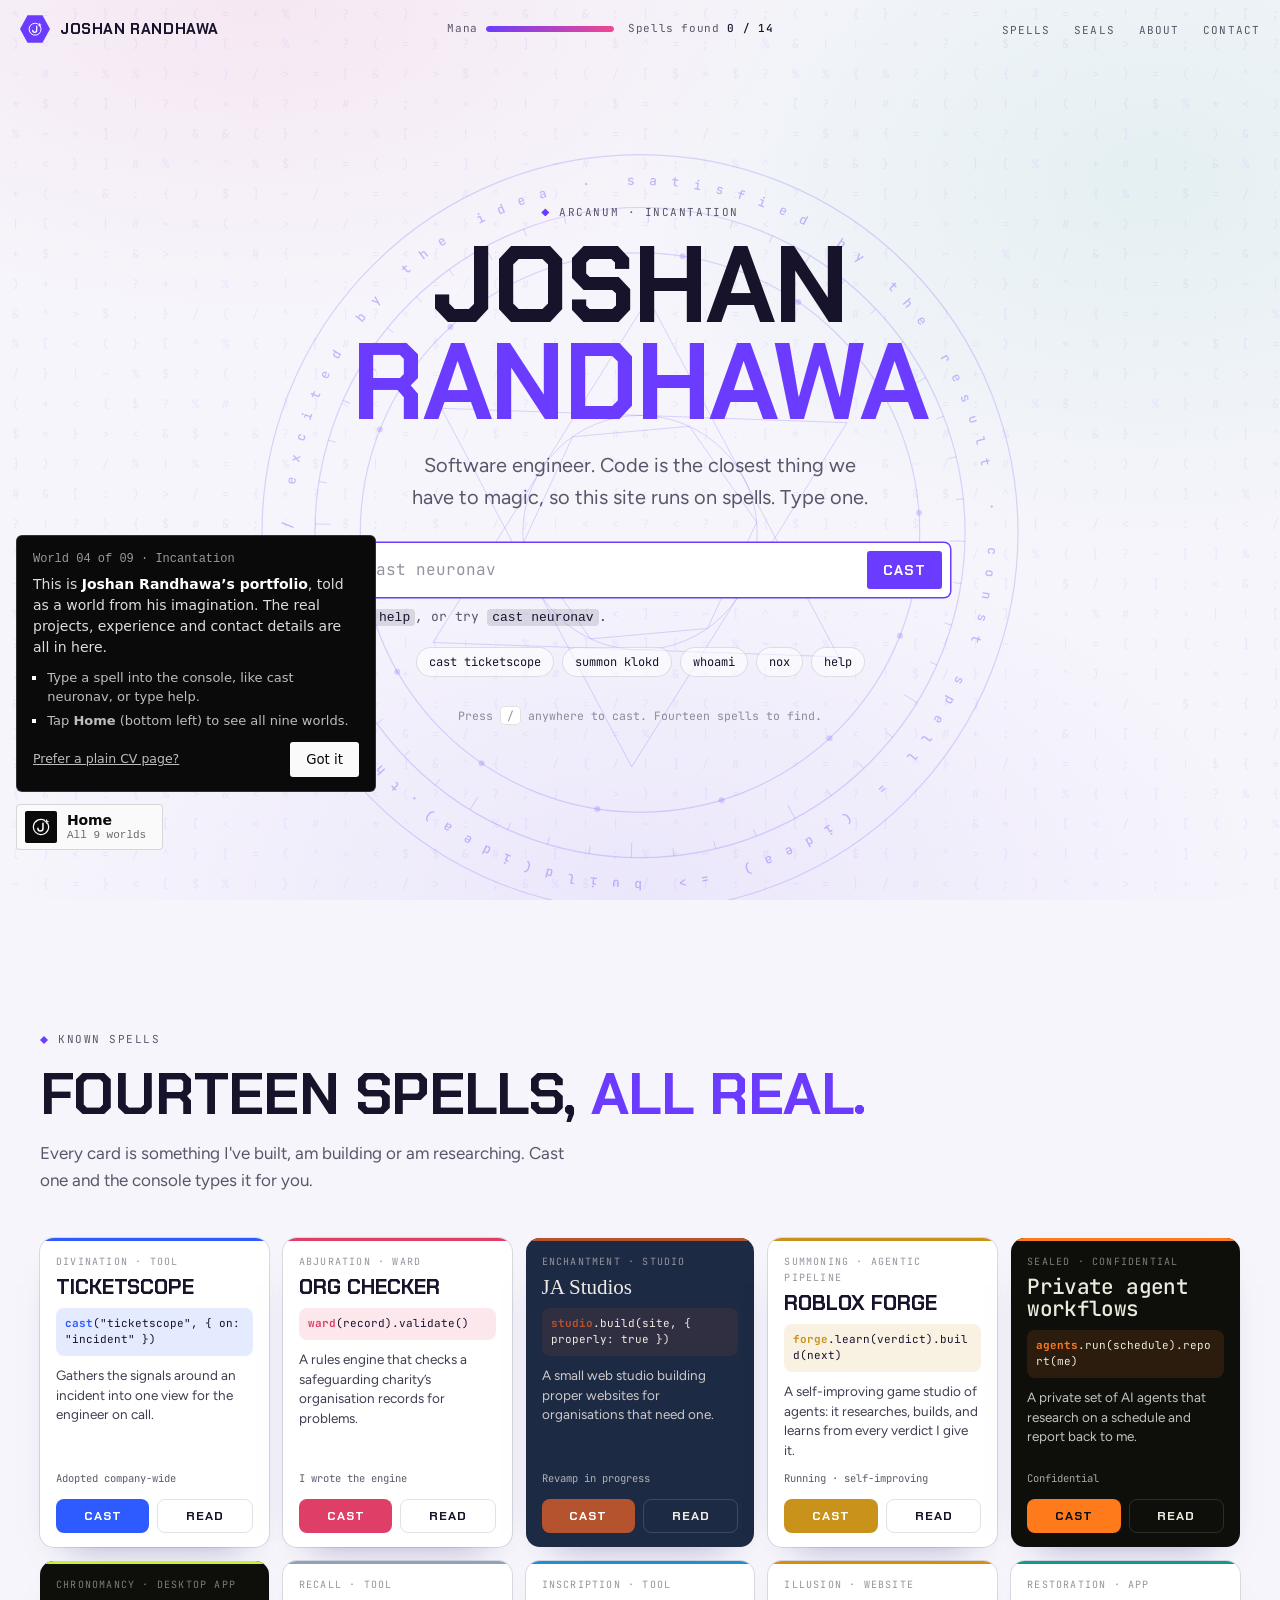
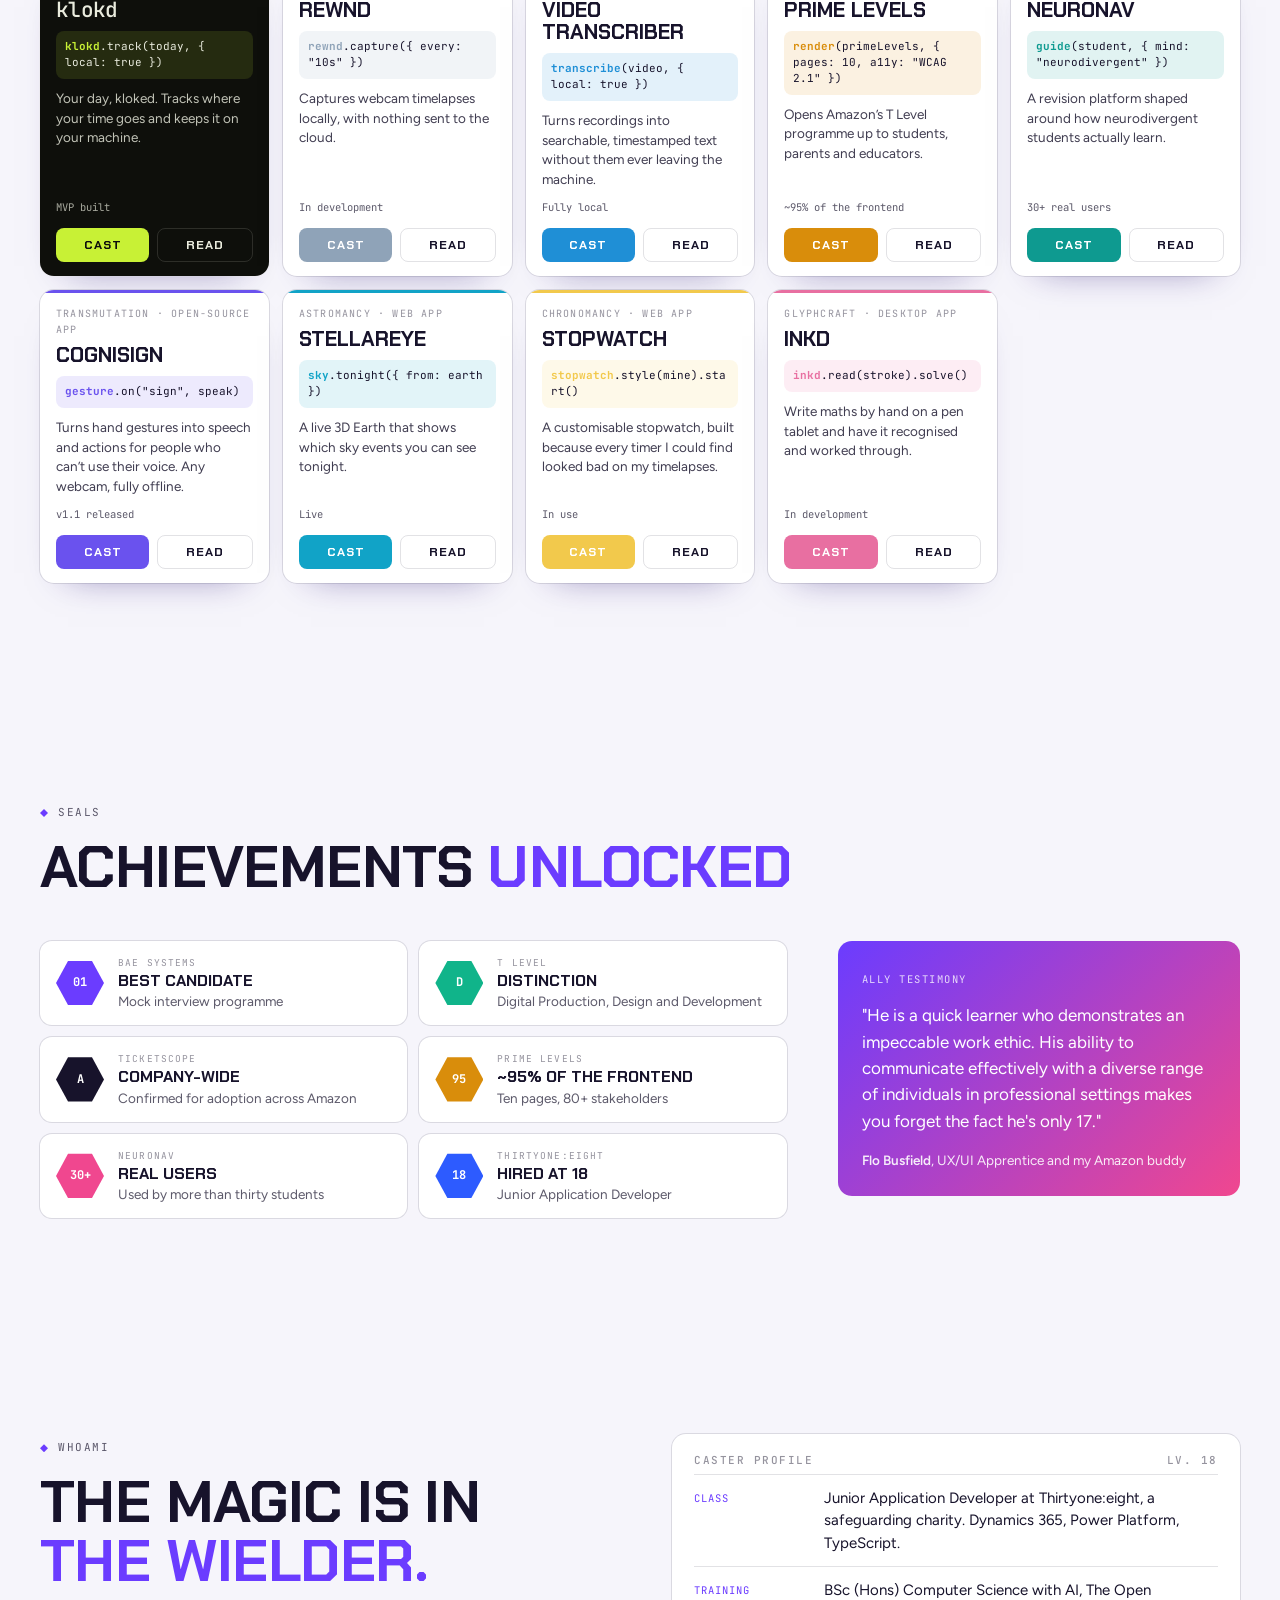
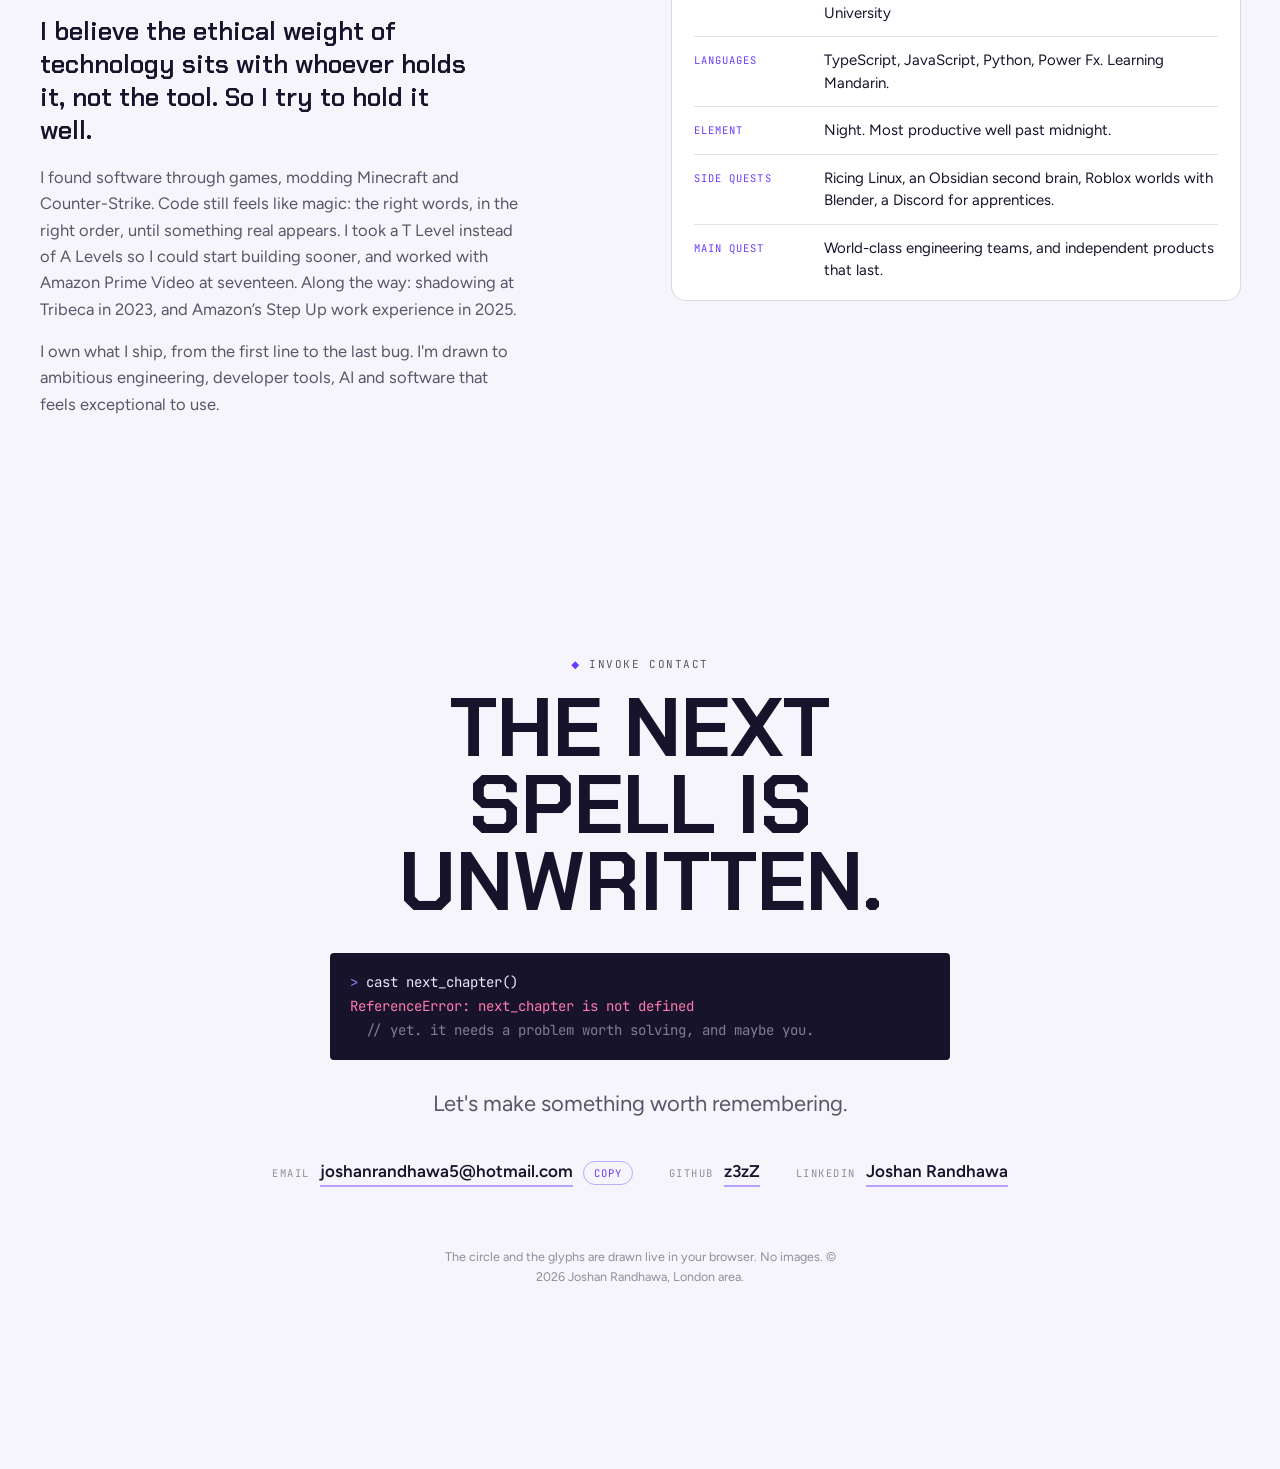
<file: incantation.html>
<!doctype html>
<html lang="en">
<head>
<meta charset="utf-8">
<meta name="viewport" content="width=device-width, initial-scale=1, viewport-fit=cover">
<link rel="icon" type="image/svg+xml" href="data:image/svg+xml,%3Csvg%20xmlns%3D%22http%3A//www.w3.org/2000/svg%22%20viewBox%3D%220%200%2032%2032%22%3E%3Cstyle%3Eg%7Bstroke%3A%230a0a0a%7D.s%7Bfill%3A%230a0a0a%7D%40media%20%28prefers-color-scheme%3Adark%29%7Bg%7Bstroke%3A%23fafafa%7D.s%7Bfill%3A%23fafafa%7D%7D%3C/style%3E%3Cg%20fill%3D%22none%22%20stroke-linecap%3D%22round%22%20stroke-linejoin%3D%22round%22%20stroke-width%3D%222.6%22%3E%3Cpath%20d%3D%22M22.5%204.2A13.5%2013.5%200%201%200%2027.8%209.5%22%20stroke-width%3D%223.2%22/%3E%3Cpath%20d%3D%22M26%202.5l1.1%202.9%202.9%201.1-2.9%201.1-1.1%202.9-1.1-2.9-2.9-1.1%202.9-1.1z%22%20class%3D%22s%22%20stroke-width%3D%22.6%22/%3E%3Cpath%20d%3D%22M19.5%209.5V18.5a4.5%204.5%200%200%201-9%200%22%20stroke-width%3D%223.2%22/%3E%3C/g%3E%3C/svg%3E">
<style>body{margin:0}img{max-width:100%}[hidden]{display:none!important}</style>
<title>Incantation · Joshan Randhawa</title>
<link rel="canonical" href="https://www.joshan.dev/">
<meta name="theme-color" content="#b08a5b">
<link rel="apple-touch-icon" href="/apple-touch-icon.png">
<meta property="og:type" content="website">
<meta property="og:site_name" content="joshan.dev">
<meta property="og:title" content="Incantation · Joshan Randhawa">
<meta property="og:description" content="A real console inside a casting circle. Type a spell to summon the work. One of nine portfolio worlds by Joshan Randhawa.">
<meta property="og:url" content="https://www.joshan.dev/incantation.html">
<meta property="og:image" content="https://www.joshan.dev/og/incantation.png">
<meta property="og:image:width" content="1200">
<meta property="og:image:height" content="630">
<meta property="og:image:alt" content="Incantation · Joshan Randhawa">
<meta name="twitter:card" content="summary_large_image">
<meta name="twitter:title" content="Incantation · Joshan Randhawa">
<meta name="twitter:description" content="A real console inside a casting circle. Type a spell to summon the work. One of nine portfolio worlds by Joshan Randhawa.">
<meta name="twitter:image" content="https://www.joshan.dev/og/incantation.png">

<meta name="claude:viewport-fit-sides" content="cover">
<meta name="description" content="Joshan Randhawa, software engineer. Type a spell to summon the work.">
<link rel="preconnect" href="https://fonts.googleapis.com">
<link rel="preconnect" href="https://fonts.gstatic.com" crossorigin>
<link rel="stylesheet" href="https://fonts.googleapis.com/css2?family=Chakra+Petch:wght@500;600;700&family=Figtree:wght@400;500;600&family=JetBrains+Mono:wght@400;500;700&display=swap">
<style>
/* Layout: a casting circle (canvas) around a real command line. Typing feeds glyphs into the circle; casting
   summons the work. Below, the same spells as cards for anyone who would rather click. The console docks to the
   bottom once you scroll, so you can cast from anywhere. Light by default; "nox" in the console turns the lights off. */
:root{
  --bg:#f6f5fb;
  --bg-2:#ebe8f6;
  --ink:#17132b;
  --ink-dim:rgba(23,19,43,.7);
  --ink-faint:rgba(23,19,43,.46);
  --rule:rgba(23,19,43,.12);
  --card:#ffffff;
  --violet:#6b3cff;
  --mint:#10b48a;
  --pink:#f0478f;
  --glyph:107,60,255;
  --f-display:"Chakra Petch","Arial Narrow",system-ui,sans-serif;
  --f-body:"Figtree",system-ui,-apple-system,"Segoe UI",Roboto,sans-serif;
  --f-mono:"JetBrains Mono",ui-monospace,SFMono-Regular,Menlo,monospace;
  --gutter:max(20px, env(safe-area-inset-left, 0px));
  --gutter-r:max(20px, env(safe-area-inset-right, 0px));
  color-scheme:light;
}
:root[data-mode="nox"]{--bg:#0e0b1c;--bg-2:#17122e;--ink:#ece9f8;--ink-dim:rgba(236,233,248,.72);--ink-faint:rgba(236,233,248,.46);--rule:rgba(236,233,248,.14);--card:#17132b;--violet:#9b7bff;--glyph:155,123,255;color-scheme:dark}
*{box-sizing:border-box}
html{background:var(--bg);scroll-behavior:smooth}
body{background:var(--bg);color:var(--ink);font-family:var(--f-body);font-size:16px;line-height:1.6;-webkit-font-smoothing:antialiased;overflow-x:hidden;transition:background-color .6s,color .6s;
  background-image:radial-gradient(60% 50% at 20% 0%,rgba(240,71,143,.08),transparent 70%),radial-gradient(60% 60% at 90% 20%,rgba(16,180,138,.08),transparent 70%),radial-gradient(70% 60% at 50% 100%,rgba(107,60,255,.08),transparent 70%);background-attachment:fixed}
::selection{background:rgba(107,60,255,.22)}
a{color:inherit}
:focus-visible{outline:2px solid var(--violet);outline-offset:3px;border-radius:3px}
#fx{position:fixed;inset:0;width:100%;height:100%;z-index:0;pointer-events:none}
main{position:relative;z-index:2;padding-bottom:110px}
.skip{position:absolute;left:var(--gutter);top:-60px;z-index:60;background:var(--ink);color:var(--bg);padding:10px 14px;font-size:14px;text-decoration:none}
.skip:focus{top:calc(env(safe-area-inset-top,0px) + 12px)}

.nav{position:fixed;top:0;left:0;right:0;z-index:30;display:flex;align-items:center;justify-content:space-between;gap:16px;
  padding-top:calc(env(safe-area-inset-top,0px) + 14px);padding-bottom:16px;padding-left:var(--gutter);padding-right:var(--gutter-r)}
.mark{display:flex;align-items:center;gap:10px;text-decoration:none;font-family:var(--f-display);font-weight:700;font-size:15px;letter-spacing:.04em;text-transform:uppercase;white-space:nowrap}
.mark .hx{width:30px;height:30px;display:grid;place-items:center;clip-path:polygon(25% 4%,75% 4%,100% 50%,75% 96%,25% 96%,0 50%);background:var(--violet);color:#fff;font-family:var(--f-mono);font-size:11px}
.hudbar{display:flex;align-items:center;gap:14px;font-family:var(--f-mono);font-size:11px;letter-spacing:.06em;color:var(--ink-dim)}
.mana{display:flex;align-items:center;gap:8px}
.mana .bar{width:clamp(70px,10vw,130px);height:6px;border-radius:3px;background:var(--rule);overflow:hidden}
.mana .bar i{display:block;height:100%;width:100%;background:linear-gradient(90deg,var(--violet),var(--pink));border-radius:3px;transition:width .3s}
.found b{color:var(--ink);font-weight:500;font-variant-numeric:tabular-nums}
.nav ul{display:flex;align-items:center;gap:clamp(12px,2vw,24px);list-style:none;margin:0;padding:0}
.lk{font-family:var(--f-mono);font-size:11px;letter-spacing:.1em;text-transform:uppercase;color:var(--ink-dim);text-decoration:none;padding:6px 0;border-bottom:1.5px solid transparent}
.lk:hover{color:var(--ink)}
.lk[aria-current="true"]{color:var(--ink);border-bottom-color:var(--violet)}
@media (max-width:900px){.mana{display:none}}
@media (max-width:720px){.mark .name,.nav ul .opt{display:none}.lk{font-size:10px;letter-spacing:.06em}.nav ul{gap:12px}.hudbar{display:none}}

section{position:relative;overflow-x:clip;padding-left:var(--gutter);padding-right:var(--gutter-r)}
.wrap{max-width:1200px;margin:0 auto;width:100%}
.eyebrow{display:inline-flex;align-items:center;gap:10px;margin:0 0 16px;font-family:var(--f-mono);font-size:11px;letter-spacing:.14em;text-transform:uppercase;color:var(--ink-dim)}
.eyebrow::before{content:"";width:8px;height:8px;background:var(--violet);clip-path:polygon(50% 0,100% 50%,50% 100%,0 50%)}
h2.sec{font-family:var(--f-display);font-weight:700;font-size:clamp(34px,4.6vw,62px);line-height:1;letter-spacing:-.01em;text-transform:uppercase;margin:0;text-wrap:balance}
h2.sec em{font-style:normal;color:var(--violet)}
.lead{color:var(--ink-dim);font-size:17px;max-width:48ch;margin:16px 0 0}

/* hero */
#circle{min-height:100svh;display:flex;align-items:center;justify-content:center;text-align:center;padding-block:110px 70px}
.hero{max-width:760px;width:100%;display:flex;flex-direction:column;align-items:center}
.hero h1{font-family:var(--f-display);font-weight:700;font-size:clamp(46px,8.4vw,120px);line-height:.9;letter-spacing:-.015em;text-transform:uppercase;margin:0;text-wrap:balance}
.hero h1 span{display:block;color:var(--violet)}
.hero .sub{font-size:clamp(17px,1.6vw,20px);color:var(--ink-dim);margin:18px 0 0;max-width:36ch}
.slot{width:min(620px,100%);margin-top:30px;min-height:56px}
form.cast{width:min(620px,100%);display:flex;flex-direction:column;gap:8px;z-index:45}
.line{display:flex;align-items:center;gap:10px;padding:8px 8px 8px 16px;border-radius:6px;background:var(--card);box-shadow:0 0 0 1.5px var(--violet)}
.line:focus-within{box-shadow:0 0 0 2.5px var(--violet)}
.line .pr{font-family:var(--f-mono);font-weight:700;color:var(--violet);font-size:17px}
.line input{flex:1;min-width:0;font-family:var(--f-mono);font-size:16px;color:var(--ink);background:none;border:0;outline:none;padding:8px 0;caret-color:var(--pink)}
.line input::placeholder{color:var(--ink-faint)}
.line button{flex:0 0 auto;font-family:var(--f-display);font-weight:700;font-size:14px;letter-spacing:.08em;text-transform:uppercase;color:#fff;background:var(--violet);border:0;border-radius:3px;padding:10px 16px;cursor:pointer}
.out{list-style:none;margin:0;padding:0 4px;text-align:left;font-family:var(--f-mono);font-size:13px;min-height:1.6em}
.out li{padding:2px 0;color:var(--ink-dim);overflow-wrap:anywhere}
.out li.in{color:var(--ink)}
.out li.ok{color:var(--mint)}
.out li.err{color:var(--pink)}
.out code{background:var(--rule);padding:1px 5px;border-radius:4px;color:var(--ink)}
.quick{display:flex;flex-wrap:wrap;justify-content:center;gap:8px;margin-top:16px;list-style:none;padding:0}
.quick button{font-family:var(--f-mono);font-size:12px;color:var(--ink);background:rgba(255,255,255,.55);border:1px solid var(--rule);border-radius:99px;padding:6px 12px;cursor:pointer}
:root[data-mode="nox"] .quick button{background:rgba(255,255,255,.05)}
.quick button:hover{border-color:var(--violet);color:var(--violet)}
.kbd{margin-top:14px;font-family:var(--f-mono);font-size:11.5px;color:var(--ink-faint)}
.kbd kbd{font-family:var(--f-mono);padding:1px 6px;border-radius:4px;border:1px solid var(--rule);background:var(--card)}
form.cast.docked{position:fixed;left:50%;bottom:calc(env(safe-area-inset-bottom,0px) + 14px);transform:translateX(-50%);width:min(560px,calc(100% - 32px))}
form.cast.docked .out{position:absolute;bottom:100%;left:0;right:0;margin-bottom:8px;pointer-events:none}
form.cast.docked .out li{display:none;background:var(--card);border-radius:8px;padding:6px 10px;box-shadow:0 10px 30px -14px rgba(0,0,0,.35)}
form.cast.docked .out li.last{display:block;animation:fade 4s ease forwards}
@keyframes fade{0%,75%{opacity:1}100%{opacity:0}}

/* spells */
#spells{padding-block:14vh 12vh}
.deck{list-style:none;margin:44px 0 0;padding:0;display:grid;grid-template-columns:repeat(5,minmax(0,1fr));gap:14px}
.deck li{display:flex;min-width:0}
.sc{--pc:var(--violet);position:relative;width:100%;display:flex;flex-direction:column;padding:16px 16px 14px;border-radius:14px;background:var(--card);color:var(--ink);box-shadow:0 0 0 1px var(--rule),0 18px 36px -28px rgba(40,20,120,.6);overflow:hidden;transition:transform .25s,box-shadow .25s}
.sc::before{content:"";position:absolute;inset:0 0 auto 0;height:3px;background:var(--pc)}
.sc:hover{transform:translateY(-3px);box-shadow:0 0 0 1.5px var(--pc),0 24px 40px -26px rgba(40,20,120,.6)}
.sc .sch{font-family:var(--f-mono);font-size:10px;letter-spacing:.12em;text-transform:uppercase;color:var(--ink-faint)}
.sc h3{font-family:var(--f-display);font-weight:700;font-size:21px;line-height:1.05;text-transform:uppercase;margin:6px 0 0}
.sc.dk{background:#0e0f0b;color:#e9ebdd;--rule:rgba(233,235,221,.14)}
.sc.dk h3{font-family:var(--f-mono);font-weight:500;text-transform:none;letter-spacing:-.03em}
.sc.dk .sch{color:rgba(233,235,221,.5)}
.sc.ja{background:#1d2a44;color:#f2ebe4;--rule:rgba(242,235,228,.16)}
.sc.ja h3{font-family:Georgia,serif;font-weight:400;text-transform:none}
.sc.ja .sch{color:rgba(242,235,228,.55)}
.sc pre{margin:10px 0 0;padding:8px 9px;border-radius:8px;background:color-mix(in srgb,var(--pc) 12%,transparent);font-family:var(--f-mono);font-size:11px;line-height:1.45;white-space:pre-wrap;overflow-wrap:anywhere;color:inherit}
.sc pre b{color:var(--pc);font-weight:700}
.sc.dk pre b,.sc.ja pre b{color:var(--pc)}
.sc p{margin:10px 0 0;font-size:13.5px;line-height:1.45;opacity:.82;flex:1}
.sc .st{margin-top:10px;font-family:var(--f-mono);font-size:10.5px;opacity:.7}
.sc .row{display:flex;gap:8px;margin-top:12px}
.sc button{flex:1;font-family:var(--f-display);font-weight:700;font-size:12.5px;letter-spacing:.08em;text-transform:uppercase;border-radius:8px;padding:8px 10px;cursor:pointer}
.sc .go{color:#fff;background:var(--pc);border:0}
.sc.dk .go{color:#0e0f0b}
.sc .rd{color:inherit;background:none;border:1px solid var(--rule)}
@media (max-width:1100px){.deck{grid-template-columns:repeat(3,minmax(0,1fr))}}
@media (max-width:720px){.deck{grid-template-columns:repeat(2,minmax(0,1fr))}}
@media (max-width:440px){.deck{grid-template-columns:1fr}}

/* seals */
#seals{padding-block:12vh}
.seals{display:grid;grid-template-columns:minmax(0,1.3fr) minmax(0,.7fr);gap:clamp(24px,4vw,56px);margin-top:44px;align-items:start}
.badges{list-style:none;margin:0;padding:0;display:grid;grid-template-columns:repeat(2,minmax(0,1fr));gap:12px}
.badge{display:grid;grid-template-columns:48px minmax(0,1fr);gap:14px;align-items:center;padding:14px 16px;border-radius:12px;background:var(--card);box-shadow:0 0 0 1px var(--rule)}
.hex{width:48px;height:48px;display:grid;place-items:center;clip-path:polygon(25% 4%,75% 4%,100% 50%,75% 96%,25% 96%,0 50%);background:var(--c);color:#fff;font-family:var(--f-mono);font-size:12px;font-weight:700}
.badge small{display:block;font-family:var(--f-mono);font-size:9.5px;letter-spacing:.12em;text-transform:uppercase;color:var(--ink-faint)}
.badge b{display:block;font-family:var(--f-display);font-weight:700;font-size:16px;text-transform:uppercase;line-height:1.15;margin-top:2px}
.badge div>span{display:block;font-size:13.5px;color:var(--ink-dim);line-height:1.4;margin-top:2px}
.ally{margin:0;padding:24px;border-radius:14px;background:linear-gradient(135deg,var(--violet),var(--pink));color:#fff}
.ally .lbl{font-family:var(--f-mono);font-size:10.5px;letter-spacing:.14em;text-transform:uppercase;opacity:.8}
.ally blockquote{margin:12px 0 0;font-size:17px;line-height:1.55}
.ally figcaption{margin-top:16px;font-size:13.5px;opacity:.9}
.ally figcaption b{font-weight:600}
@media (max-width:900px){.seals{grid-template-columns:1fr}}
@media (max-width:560px){.badges{grid-template-columns:1fr}}

/* caster */
#caster{padding-block:12vh}
.caster{display:grid;grid-template-columns:minmax(0,1fr) minmax(0,1fr);gap:clamp(28px,5vw,72px);align-items:start}
.caster .big{font-family:var(--f-display);font-weight:600;font-size:clamp(21px,2vw,27px);line-height:1.3;margin:24px 0 0;max-width:26ch}
.caster p.b{color:var(--ink-dim);font-size:16.5px;max-width:44ch;margin:16px 0 0}
.prof{margin:0;padding:6px 22px;border-radius:14px;background:var(--card);box-shadow:0 0 0 1px var(--rule)}
.prof h3{display:flex;justify-content:space-between;margin:12px 0 4px;font-family:var(--f-mono);font-size:11px;letter-spacing:.14em;text-transform:uppercase;color:var(--ink-faint);font-weight:500}
.prof div{display:grid;grid-template-columns:116px minmax(0,1fr);gap:14px;padding:12px 0;border-top:1px solid var(--rule)}
.prof dt{font-family:var(--f-mono);font-size:10.5px;letter-spacing:.1em;text-transform:uppercase;color:var(--violet);padding-top:3px}
.prof dd{margin:0;font-size:15px;line-height:1.5}
@media (max-width:860px){.caster{grid-template-columns:1fr}}
@media (max-width:460px){.prof div{grid-template-columns:1fr;gap:2px}}

/* final */
#final{padding-block:14vh 8vh;text-align:center}
#final .eyebrow{justify-content:center}
.final{font-family:var(--f-display);font-weight:700;font-size:clamp(40px,6.4vw,92px);line-height:.94;text-transform:uppercase;margin:0 auto;max-width:12ch;text-wrap:balance}
.term{margin:32px auto 0;max-width:620px;text-align:left;padding:18px 20px;border-radius:4px;background:#17132b;color:#ece9f8;font-family:var(--f-mono);font-size:14px;line-height:1.7;overflow-x:auto}
.term .p{color:#9b7bff}
.term .e{color:#ff7aae}
.term .c{color:rgba(236,233,248,.5)}
.final-sub{font-size:clamp(18px,1.8vw,22px);color:var(--ink-dim);margin:26px 0 0}
.contact{list-style:none;margin:36px auto 0;padding:0;display:flex;flex-wrap:wrap;justify-content:center;gap:14px 36px}
.contact li{display:flex;align-items:baseline;gap:10px;flex-wrap:wrap;justify-content:center}
.c-l{font-family:var(--f-mono);font-size:10.5px;letter-spacing:.14em;text-transform:uppercase;color:var(--ink-faint)}
.c-v{font-weight:600;font-size:17px;text-decoration:none;border-bottom:2px solid rgba(107,60,255,.45);user-select:all;overflow-wrap:anywhere}
a.c-v:hover{border-bottom-color:var(--violet)}
.copy{font-family:var(--f-mono);font-size:10.5px;letter-spacing:.1em;text-transform:uppercase;color:var(--violet);background:none;border:1px solid rgba(107,60,255,.4);border-radius:99px;padding:4px 10px;cursor:pointer}
.foot{margin:60px auto 0;max-width:52ch;font-size:12.5px;color:var(--ink-faint)}
.toast{position:fixed;z-index:50;left:50%;top:calc(env(safe-area-inset-top,0px) + 70px);transform:translateX(-50%);display:flex;align-items:center;gap:10px;padding:11px 16px;border-radius:12px;background:var(--ink);color:var(--bg);font-size:14px;box-shadow:0 20px 40px -20px rgba(0,0,0,.6);opacity:0;pointer-events:none;transition:opacity .4s}
.toast.on{opacity:1}
.toast i{width:10px;height:10px;background:var(--mint);clip-path:polygon(50% 0,100% 50%,50% 100%,0 50%)}
@media (prefers-reduced-motion:reduce){html{scroll-behavior:auto}body{transition:none}.sc{transition:none}form.cast.docked .out li.last{animation:none}}
/* shared project sheet; each build sets these tokens on .sheet */
.sheet{--el:#2d5bff;--sh-bg:#fbfcfd;--sh-fg:#12151b;--sh-dim:rgba(18,21,27,.62);--sh-rule:rgba(18,21,27,.12);--sh-title:inherit;--sh-tw:600;--sh-ls:-.02em;--sh-tt:none;--sh-r:18px;--sh-br:999px;--sh-mono:ui-monospace,SFMono-Regular,Menlo,monospace;--sh-back:rgba(220,228,240,.55);
  --viz-bg:#0f1524;--viz-a:var(--el);--viz-b:#eef1f6;
  border:0;padding:0;margin:auto;width:min(1060px,calc(100% - 32px));max-width:none;max-height:calc(100dvh - 48px);overflow:auto;border-radius:var(--sh-r);background:var(--sh-bg);color:var(--sh-fg);box-shadow:0 0 0 1.5px var(--el),0 60px 120px -40px rgba(18,21,27,.6)}
.sheet[open]{animation:sh-in .6s cubic-bezier(.2,.75,.1,1)}
@keyframes sh-in{from{opacity:0;transform:scale(.95) translateY(10px);filter:blur(4px)}to{opacity:1;transform:none;filter:none}}
.sheet::backdrop{background:var(--sh-back);backdrop-filter:blur(3px)}
.sheet.dk{--sh-bg:#0e0f0b;--sh-fg:#e9ebdd;--sh-dim:rgba(233,235,221,.6);--sh-rule:rgba(233,235,221,.14);--viz-bg:#070806;--viz-b:#e9ebdd}
.sheet.ja{--sh-bg:#1d2a44;--sh-fg:#f2ebe4;--sh-dim:rgba(242,235,228,.62);--sh-rule:rgba(242,235,228,.16);--viz-bg:#121a2d;--viz-b:#f2ebe4}
.sheet-grid{display:grid;grid-template-columns:minmax(0,.85fr) minmax(0,1.15fr);min-height:min(600px,calc(100dvh - 48px))}
.sheet-viz{margin:0;background:var(--viz-bg);display:grid;place-items:center;padding:clamp(24px,4vw,52px)}
.sheet-viz svg{width:100%;max-width:400px;height:auto;display:block}
.sheet-body{padding:clamp(28px,4.5vw,56px);display:flex;flex-direction:column;min-width:0}
.sh-eyebrow{margin:0;font-family:var(--sh-mono);font-size:11px;letter-spacing:.14em;text-transform:uppercase;color:var(--sh-dim);display:flex;align-items:center;gap:10px}
.sh-eyebrow::before{content:"";width:10px;height:10px;border-radius:50%;background:var(--el);flex:0 0 10px}
.sheet h2{font-family:var(--sh-title);font-weight:var(--sh-tw);font-size:clamp(30px,3.8vw,48px);line-height:1.04;letter-spacing:var(--sh-ls);text-transform:var(--sh-tt);margin:14px 0 0}
.sheet.dk h2{font-family:"JetBrains Mono",var(--sh-mono);font-weight:500;letter-spacing:-.03em;text-transform:none}
.sheet.ja h2{font-family:Georgia,"Times New Roman",serif;font-weight:400;letter-spacing:.01em;text-transform:none}
.sh-lede{font-size:clamp(17px,1.5vw,19px);line-height:1.5;margin:14px 0 0;max-width:42ch}
.sheet.dk .sh-lede{font-family:"JetBrains Mono",var(--sh-mono);font-size:16px;color:var(--el)}
.sh-stats{display:flex;flex-wrap:wrap;gap:8px;margin:20px 0 0;padding:0;list-style:none}
.sh-stats li{font-family:var(--sh-mono);font-size:11px;padding:5px 10px;border-radius:var(--sh-br);box-shadow:0 0 0 1px var(--el)}
.sh-facts{margin:24px 0 0;display:grid}
.sh-facts div{display:grid;grid-template-columns:110px minmax(0,1fr);gap:16px;padding:13px 0;border-top:1px solid var(--sh-rule)}
.sh-facts dt{font-family:var(--sh-mono);font-size:10.5px;letter-spacing:.12em;text-transform:uppercase;color:var(--sh-dim);padding-top:3px}
.sh-facts dd{margin:0;font-size:15.5px;line-height:1.6}
.sh-note{display:flex;gap:12px;margin:18px 0 0;font-size:13.5px;color:var(--sh-dim)}
.sh-note::before{content:"";flex:0 0 9px;height:9px;margin-top:6px;transform:rotate(45deg);background:var(--el)}
.sh-nav{margin-top:auto;padding-top:30px;display:flex;align-items:center;justify-content:space-between;gap:12px}
.sh-btn{font-family:var(--sh-mono);font-size:11px;letter-spacing:.12em;text-transform:uppercase;color:var(--sh-fg);background:none;border:1px solid var(--sh-rule);border-radius:var(--sh-br);padding:9px 16px;cursor:pointer}
.sh-btn:hover{border-color:var(--el)}
.sh-count{font-family:var(--sh-mono);font-size:11px;color:var(--sh-dim);font-variant-numeric:tabular-nums}
.sh-close{position:absolute;top:14px;right:14px;font-family:var(--sh-mono);font-size:10.5px;letter-spacing:.12em;text-transform:uppercase;color:#eef1f6;background:rgba(0,0,0,.42);border:1px solid rgba(255,255,255,.25);border-radius:var(--sh-br);padding:7px 13px;cursor:pointer}
.sheet-body.swap{animation:sh-swap .45s ease both}
@keyframes sh-swap{from{opacity:.3;transform:translateY(6px)}to{opacity:1;transform:none}}
@media (max-width:760px){
  .sheet{width:100%;margin:auto 0 0;max-height:92dvh;border-radius:var(--sh-r) var(--sh-r) 0 0}
  .sheet-grid{grid-template-columns:1fr;min-height:0}
  .sheet-viz{height:200px;padding:18px}.sheet-viz svg{height:100%;width:auto}
  .sh-facts div{grid-template-columns:1fr;gap:3px}
  .sheet-body{padding-bottom:calc(env(safe-area-inset-bottom,0px) + 26px)}
}
@media (prefers-reduced-motion:reduce){.sheet[open],.sheet-body.swap{animation:none}}

.sheet{--sh-bg:var(--card);--sh-fg:var(--ink);--sh-dim:var(--ink-dim);--sh-rule:var(--rule);--sh-title:var(--f-display);--sh-tw:700;--sh-ls:0;--sh-tt:uppercase;--sh-r:18px;--sh-mono:var(--f-mono);--sh-back:rgba(200,190,240,.45);--viz-bg:#17132b}
</style>

<canvas id="fx" aria-hidden="true"></canvas>
<a class="skip" href="#spells">Skip to the spells</a>

<header class="nav">
  <a class="mark" href="index.html" aria-label="Home: Joshan Randhawa's portfolio, all nine worlds"><span class="hx" aria-hidden="true"><svg style="width:1.3em;height:1.3em;display:block;margin:auto" viewBox="0 0 32 32" fill="none" stroke="currentColor" stroke-linecap="round" stroke-linejoin="round"><path d="M22.5 4.2A13.5 13.5 0 1 0 27.8 9.5" stroke-width="2.2"/><path d="M26 2.5l1.1 2.9 2.9 1.1-2.9 1.1-1.1 2.9-1.1-2.9-2.9-1.1 2.9-1.1z" fill="currentColor" stroke-width=".6"/><path d="M19.5 9.5V18.5a4.5 4.5 0 0 1-9 0" stroke-width="2.8"/></svg></span><span class="name">Joshan Randhawa</span></a>
  <div class="hudbar" aria-hidden="true"><span class="mana">Mana <span class="bar"><i id="mana"></i></span></span><span class="found">Spells found <b id="found">0 / 14</b></span></div>
  <nav aria-label="Sections"><ul>
    <li><a class="lk" href="#spells" data-i="1">Spells</a></li>
    <li class="opt"><a class="lk" href="#seals" data-i="2">Seals</a></li>
    <li><a class="lk" href="#caster" data-i="3">About</a></li>
    <li><a class="lk" href="#final" data-i="4">Contact</a></li>
  </ul></nav>
</header>

<main>
  <section id="circle" aria-label="Introduction and spell console">
    <div class="hero">
      <p class="eyebrow">Arcanum · Incantation</p>
      <h1>Joshan <span>Randhawa</span></h1>
      <p class="sub">Software engineer. Code is the closest thing we have to magic, so this site runs on spells. Type one.</p>
      <div class="slot" id="slot">
        <form class="cast" id="cast" autocomplete="off">
          <div class="line">
            <span class="pr" aria-hidden="true">&gt;</span>
            <input id="spell" name="spell" aria-label="Incantation" type="text" spellcheck="false" autocapitalize="off" placeholder="cast neuronav" enterkeyhint="go">
            <button type="submit">Cast</button>
          </div>
          <ul class="out" id="out" aria-live="polite"></ul>
        </form>
      </div>
      <ul class="quick" aria-label="Quick spells">
        <li><button type="button" data-say="cast ticketscope">cast ticketscope</button></li>
        <li><button type="button" data-say="summon klokd">summon klokd</button></li>
        <li><button type="button" data-say="whoami">whoami</button></li>
        <li><button type="button" data-say="nox">nox</button></li>
        <li><button type="button" data-say="help">help</button></li>
      </ul>
      <p class="kbd">Press <kbd>/</kbd> anywhere to cast. Fourteen spells to find.</p>
    </div>
  </section>

  <section id="spells" aria-labelledby="spells-h">
    <div class="wrap">
      <p class="eyebrow">Known spells</p>
      <h2 class="sec" id="spells-h">Fourteen spells, <em>all real.</em></h2>
      <p class="lead">Every card is something I've built, am building or am researching. Cast one and the console types it for you.</p>
      <ul class="deck" id="deck"></ul>
    </div>
  </section>

  <section id="seals" aria-labelledby="seals-h">
    <div class="wrap">
      <p class="eyebrow">Seals</p>
      <h2 class="sec" id="seals-h">Achievements <em>unlocked</em></h2>
      <div class="seals">
        <ul class="badges">
          <li class="badge"><span class="hex" style="--c:#6b3cff" aria-hidden="true">01</span><div><small>BAE Systems</small><b>Best Candidate</b><span>Mock interview programme</span></div></li>
          <li class="badge"><span class="hex" style="--c:#10b48a" aria-hidden="true">D</span><div><small>T Level</small><b>Distinction</b><span>Digital Production, Design and Development</span></div></li>
          <li class="badge"><span class="hex" style="--c:#17132b" aria-hidden="true">A</span><div><small>TicketScope</small><b>Company-wide</b><span>Confirmed for adoption across Amazon</span></div></li>
          <li class="badge"><span class="hex" style="--c:#d98d0b" aria-hidden="true">95</span><div><small>Prime Levels</small><b>~95% of the frontend</b><span>Ten pages, 80+ stakeholders</span></div></li>
          <li class="badge"><span class="hex" style="--c:#f0478f" aria-hidden="true">30+</span><div><small>NeuroNav</small><b>Real users</b><span>Used by more than thirty students</span></div></li>
          <li class="badge"><span class="hex" style="--c:#2d5bff" aria-hidden="true">18</span><div><small>Thirtyone:eight</small><b>Hired at 18</b><span>Junior Application Developer</span></div></li>
        </ul>
        <figure class="ally">
          <span class="lbl">Ally testimony</span>
          <blockquote>"He is a quick learner who demonstrates an impeccable work ethic. His ability to communicate effectively with a diverse range of individuals in professional settings makes you forget the fact he's only 17."</blockquote>
          <figcaption><b>Flo Busfield</b>, UX/UI Apprentice and my Amazon buddy</figcaption>
        </figure>
      </div>
    </div>
  </section>

  <section id="caster" aria-labelledby="caster-h">
    <div class="wrap caster">
      <div>
        <p class="eyebrow">whoami</p>
        <h2 class="sec" id="caster-h">The magic is in <em>the wielder.</em></h2>
        <p class="big">I believe the ethical weight of technology sits with whoever holds it, not the tool. So I try to hold it well.</p>
        <p class="b">I found software through games, modding Minecraft and Counter-Strike. Code still feels like magic: the right words, in the right order, until something real appears. I took a T Level instead of A Levels so I could start building sooner, and worked with Amazon Prime Video at seventeen. Along the way: shadowing at Tribeca in 2023, and Amazon’s Step Up work experience in 2025.</p>
        <p class="b">I own what I ship, from the first line to the last bug. I'm drawn to ambitious engineering, developer tools, AI and software that feels exceptional to use.</p>
      </div>
      <dl class="prof">
        <h3><span>Caster profile</span><span>Lv. 18</span></h3>
        <div><dt>Class</dt><dd>Junior Application Developer at Thirtyone:eight, a safeguarding charity. Dynamics 365, Power Platform, TypeScript.</dd></div>
        <div><dt>Training</dt><dd>BSc (Hons) Computer Science with AI, The Open University</dd></div>
        <div><dt>Languages</dt><dd>TypeScript, JavaScript, Python, Power Fx. Learning Mandarin.</dd></div>
        <div><dt>Element</dt><dd>Night. Most productive well past midnight.</dd></div>
        <div><dt>Side quests</dt><dd>Ricing Linux, an Obsidian second brain, Roblox worlds with Blender, a Discord for apprentices.</dd></div>
        <div><dt>Main quest</dt><dd>World-class engineering teams, and independent products that last.</dd></div>
      </dl>
    </div>
  </section>

  <section id="final" aria-labelledby="final-h">
    <div class="wrap">
      <p class="eyebrow">invoke contact</p>
      <h2 class="final" id="final-h">The next spell is unwritten.</h2>
      <pre class="term"><span class="p">&gt;</span> cast next_chapter()
<span class="e">ReferenceError: next_chapter is not defined</span>
<span class="c">  // yet. it needs a problem worth solving, and maybe you.</span></pre>
      <p class="final-sub">Let's make something worth remembering.</p>
      <ul class="contact">
        <li><span class="c-l">Email</span><span class="c-v" id="email">joshanrandhawa5@hotmail.com</span><button class="copy" id="copy" type="button">Copy</button></li>
        <li><span class="c-l">GitHub</span><a class="c-v" href="https://github.com/z3zZ" target="_blank" rel="noopener">z3zZ</a></li>
        <li><span class="c-l">LinkedIn</span><a class="c-v" href="https://www.linkedin.com/in/joshan-randhawa/" target="_blank" rel="noopener">Joshan Randhawa</a></li>
      </ul>
      <p class="foot">The circle and the glyphs are drawn live in your browser. No images. © 2026 Joshan Randhawa, London area.</p>
    </div>
  </section>
</main>
<div class="toast" id="toast" role="status"><i aria-hidden="true"></i><span id="toast-t"></span></div>

<dialog class="sheet" id="sheet" aria-labelledby="sh-title">
  <div class="sheet-grid">
    <figure class="sheet-viz" id="sh-viz" aria-hidden="true"></figure>
    <div class="sheet-body" id="sh-body">
      <p class="sh-eyebrow" id="sh-context"></p>
      <h2 id="sh-title"></h2>
      <p class="sh-lede" id="sh-lede"></p>
      <ul class="sh-stats" id="sh-stats"></ul>
      <dl class="sh-facts" id="sh-facts"></dl>
      <p class="sh-note" id="sh-note" hidden></p>
      <div class="sh-nav"><button class="sh-btn" id="sh-prev" type="button">Previous</button><span class="sh-count" id="sh-count"></span><button class="sh-btn" id="sh-next" type="button">Next</button></div>
    </div>
  </div>
  <button class="sh-close" id="sh-close" type="button">Close</button>
</dialog>

<script src="/arcana.js"></script>
<script>
(function(){
'use strict';
var A=window.ARC,clamp=A.clamp,ss=A.ss;
var reduced=A.rmq.matches;
var IDS=A.ORDER;
var openSheet=A.initSheet(IDS);
var $=function(id){return document.getElementById(id);};

/* ---------- spell cards ---------- */
function incantHTML(s){return A.esc(s).replace(/^(\w+)/,'<b>$1</b>');}
var deck=$('deck');
IDS.forEach(function(id){var p=A.P[id];var li=document.createElement('li');
  li.innerHTML='<article class="sc'+(p.dk?' dk':'')+(p.ja?' ja':'')+'" style="--pc:'+p.el+'"><span class="sch">'+A.esc(p.school)+' · '+A.esc(p.type.split(' · ')[0])+'</span><h3>'+A.esc(p.name)+'</h3>'+
  '<pre>'+incantHTML(p.incant)+'</pre><p>'+A.esc(p.fx)+'</p><span class="st">'+A.esc(p.stat)+'</span>'+
  '<div class="row"><button class="go" type="button">Cast</button><button class="rd" type="button" aria-label="Read about '+A.esc(p.name)+'">Read</button></div></article>';
  li.querySelector('.go').addEventListener('click',function(e){autoCast(p.incant,id,e.currentTarget);});
  li.querySelector('.rd').addEventListener('click',function(e){openSheet(id,e.currentTarget);});
  deck.appendChild(li);});

/* ---------- console ---------- */
var form=$('cast'),input=$('spell'),out=$('out'),found=new Set(),mana=100;
var ALIAS={ticketscope:['ticketscope','ticket','ts'],primelevels:['primelevels','prime','tlevels','tlevel'],neuronav:['neuronav','neuro'],orgchecker:['orgchecker','org','checker'],
  cognisign:['cognisign','cogni','gesture'],klokd:['klokd','kloked','clock'],ja:['ja','jastudios','studio','studios'],forge:['forge','robloxforge','roblox','crew'],transcriber:['transcriber','transcribe','transcript','whisper','video'],stellareye:['stellareye','stellar','sky','nasa','stars'],inkd:['inkd','ink','pen','maths','math'],rewnd:['rewnd','rewind','timelapse'],stopwatch:['stopwatch','timer','stop'],agents:['agents','agent','private','confidential','classified','secret']};
var VOCAB=['help','cast','summon','list','spells','seals','achievements','whoami','about','contact','lux','nox','clear','motto','sudo','hello'].concat(IDS);
function resolve(text){var flat=text.replace(/[^a-z0-9]/g,'');var toks=text.split(/[^a-z0-9]+/).filter(Boolean);
  for(var id in ALIAS){var al=ALIAS[id];for(var i=0;i<al.length;i++){if(toks.indexOf(al[i])>=0)return id;if(al[i].length>4&&flat.indexOf(al[i])>=0)return id;}}return null;}
function lev(a,b){var m=a.length,n=b.length,d=[];for(var i=0;i<=m;i++){d[i]=[i];}for(var j=0;j<=n;j++)d[0][j]=j;
  for(i=1;i<=m;i++)for(j=1;j<=n;j++)d[i][j]=Math.min(d[i-1][j]+1,d[i][j-1]+1,d[i-1][j-1]+(a[i-1]===b[j-1]?0:1));return d[m][n];}
function suggest(w){var best=null,bd=9;VOCAB.forEach(function(v){var x=lev(w,v);if(x<bd){bd=x;best=v;}});return bd<=3?best:null;}
function say(html,cls){var li=document.createElement('li');li.className=(cls||'')+' last';li.innerHTML=html;[].slice.call(out.children).forEach(function(c){c.classList.remove('last');});out.appendChild(li);while(out.children.length>4)out.removeChild(out.firstChild);}
function jump(id){var el=$(id);if(el)el.scrollIntoView({behavior:reduced?'auto':'smooth',block:'start'});}
function setMode(m){document.documentElement.setAttribute('data-mode',m);try{localStorage.setItem('arc-mode',m);}catch(e){}buildGrid();}
try{if(localStorage.getItem('arc-mode')==='nox')document.documentElement.setAttribute('data-mode','nox');}catch(e){}
function castProject(id,opener){var p=A.P[id];
  found.add(id);$('found').textContent=found.size+' / '+IDS.length;mana=Math.max(8,mana-18);
  flare(p.el);say('Summoned <b style="color:'+p.el+'">'+A.esc(p.name)+'</b>. '+A.esc(p.school)+'.','ok');
  if(found.size===IDS.length&&!toasted){toasted=true;toast('Archmage unlocked. You found every spell.');}
  setTimeout(function(){openSheet(id,opener||input);},reduced?0:420);}
var toasted=false;
function run(raw,opener){var s=raw.trim();if(!s)return;var low=s.toLowerCase();
  say('<span>&gt; '+A.esc(s)+'</span>','in');
  var toks=low.replace(/[()"'`;,{}:.]/g,' ').split(/\s+/).filter(Boolean),verb=toks[0],arg=toks.slice(1).join(' ');
  var id=resolve(low);
  if(verb==='help'||verb==='?'){say('Try <code>cast neuronav</code> <code>summon klokd</code> <code>list</code> <code>whoami</code> <code>contact</code> <code>lux</code> <code>nox</code> <code>clear</code>');flare('#6b3cff',.4);return;}
  if(verb==='clear'){out.innerHTML='';return;}
  if(verb==='lux'){setMode('lux');say('Lights on.','ok');flare('#ffb020',.6);return;}
  if(verb==='nox'){setMode('nox');say('Lights out. Type <code>lux</code> to bring them back.','ok');flare('#6b3cff',.6);return;}
  if(verb==='sudo'){say('No sudo needed. You already have root access to the idea.','ok');flare('#10b48a',.5);return;}
  if(verb==='motto'||verb==='excited'){say('Excited by the idea. Satisfied by the result.','ok');flare('#f0478f',.6);return;}
  if(verb==='hello'||verb==='hi'||verb==='hey'){say('Hello. Try <code>help</code> to see what I can summon.','ok');return;}
  if(verb==='whoami'||verb==='about'||verb==='profile'){say('Joshan Randhawa · Lv. 18 · Junior Application Developer.','ok');flare('#6b3cff',.5);jump('caster');return;}
  if(verb==='list'||verb==='spells'||verb==='grimoire'||verb==='ls'){say('Opening the spellbook.','ok');jump('spells');return;}
  if(verb==='seals'||verb==='achievements'||(verb==='reveal'&&!id)){say('Revealing seals.','ok');jump('seals');return;}
  if(verb==='contact'||verb==='hire'||verb==='email'||arg==='contact'){say('Opening a channel.','ok');flare('#10b48a',.6);jump('final');return;}
  if(id){castProject(id,opener);return;}
  var sg=suggest(verb);
  fizzle();say('The spell fizzled.'+(sg?' Did you mean <code>'+(IDS.indexOf(sg)>=0?'cast '+sg:sg)+'</code>?':' Try <code>help</code>.'),'err');
}
form.addEventListener('submit',function(e){e.preventDefault();var v=input.value;input.value='';typed='';run(v,input);});
var typing=null;
function autoCast(text,id,btn){clearInterval(typing);if(reduced){input.value='';say('<span>&gt; '+A.esc(text)+'</span>','in');castProject(id,btn);return;}
  input.value='';var i=0;typing=setInterval(function(){input.value+=text[i];charFly(text[i]);i++;if(i>=text.length){clearInterval(typing);setTimeout(function(){input.value='';say('<span>&gt; '+A.esc(text)+'</span>','in');castProject(id,btn);},180);}},24);}
[].slice.call(document.querySelectorAll('[data-say]')).forEach(function(b){b.addEventListener('click',function(){run(b.dataset.say,b);});});
document.addEventListener('keydown',function(e){if(e.key==='/'&&!e.target.closest('input,textarea,dialog')){e.preventDefault();input.focus({preventScroll:true});}
  if(e.key==='Escape'&&e.target===input)input.blur();});
var typed='';
input.addEventListener('input',function(e){var v=input.value;if(v.length>typed.length){charFly(v[v.length-1]);}typed=v;});

/* dock the console once the circle is out of view */
var slot=$('slot');
if('IntersectionObserver' in window)new IntersectionObserver(function(es){es.forEach(function(en){form.classList.toggle('docked',!en.isIntersecting);});},{rootMargin:'-60px 0px 0px 0px'}).observe(slot);

var toastEl=$('toast'),tt=0;
function toast(m){$('toast-t').textContent=m;toastEl.classList.add('on');clearTimeout(tt);tt=setTimeout(function(){toastEl.classList.remove('on');},3200);}

/* ---------- canvas: glyph field, casting circle, flying characters ---------- */
var cv=$('fx'),ctx=cv.getContext('2d'),grid=document.createElement('canvas'),gctx=grid.getContext('2d');
var W=0,H=0,DPR=1,CELL=30,cols=0,rows=0,E=null,CH=null;
var RING='const spell = (idea) => build(idea).then(ship); // excited by the idea · satisfied by the result · '.split('');
var C={x:0,y:0,r:0,charge:0,flare:0,flareC:'#6b3cff',rot:0,waves:[],fly:[],puffs:[]};
var GLYPHS='{}()[]<>=;:/+*&|!?#$%~^'.split('');
function rgbVar(){return getComputedStyle(document.documentElement).getPropertyValue('--glyph').trim()||'107,60,255';}
function buildGrid(){cols=Math.ceil(W/CELL)+1;rows=Math.ceil(H/CELL)+1;E=new Float32Array(cols*rows);CH=new Array(cols*rows);var r=A.mulberry(13);
  for(var i=0;i<CH.length;i++)CH[i]=GLYPHS[Math.floor(r()*GLYPHS.length)];
  grid.width=Math.round(W*DPR);grid.height=Math.round(H*DPR);gctx.setTransform(DPR,0,0,DPR,0,0);gctx.clearRect(0,0,W,H);
  gctx.font='400 12px "JetBrains Mono", monospace';gctx.textAlign='center';gctx.textBaseline='middle';gctx.fillStyle='rgba('+rgbVar()+',.075)';
  for(var y=0;y<rows;y++)for(var x=0;x<cols;x++)gctx.fillText(CH[y*cols+x],x*CELL+CELL/2,y*CELL+CELL/2);}
function resize(){W=window.innerWidth;H=window.innerHeight;DPR=Math.min(window.devicePixelRatio||1,1.75);cv.width=Math.round(W*DPR);cv.height=Math.round(H*DPR);buildGrid();}
function flare(col,amt){C.flare=Math.max(C.flare,amt||1);C.flareC=col;if(!reduced)C.waves.push({r:0,a:amt||1,c:col});}
function fizzle(){if(reduced)return;for(var i=0;i<16;i++){var a=Math.random()*6.28;C.puffs.push({x:C.x,y:C.y+C.r*.15,vx:Math.cos(a)*60,vy:Math.sin(a)*60-20,age:0,life:.9});}}
function charFly(ch){if(!ch||reduced)return;C.charge=Math.min(1,C.charge+.08);var r=input.getBoundingClientRect();
  var sx=r.left+Math.min(r.width-10,input.value.length*9.6),sy=r.top+r.height/2;var ang=Math.random()*6.283;
  C.fly.push({ch:ch,sx:sx,sy:sy,ang:ang,t:0});}
var last=performance.now();
function frame(now){
  var dt=Math.min(.05,(now-last)/1000);last=now;if(reduced)dt=0;
  var a=slot.getBoundingClientRect();
  C.x=a.left+a.width/2;C.y=a.top+a.height/2-Math.min(H*.06,60);C.r=Math.min(W*.44,H*.42,520);
  var vis=C.y+C.r>-50&&C.y-C.r<H+50;
  C.charge*=Math.exp(-dt*.5);C.flare*=Math.exp(-dt*1.6);C.rot+=dt*(.05+C.charge*.9+C.flare*1.2);
  mana=Math.min(100,mana+dt*6);$('mana').style.width=mana.toFixed(0)+'%';
  ctx.setTransform(DPR,0,0,DPR,0,0);ctx.clearRect(0,0,W,H);
  ctx.drawImage(grid,0,0,W,H);
  var rgb=rgbVar();
  /* waves light up the glyph field */
  for(var w=C.waves.length-1;w>=0;w--){var wv=C.waves[w];wv.r+=dt*900;if(wv.r>Math.max(W,H)*1.4){C.waves.splice(w,1);continue;}
    var y0=Math.max(0,Math.floor((C.y-wv.r)/CELL)),y1=Math.min(rows-1,Math.ceil((C.y+wv.r)/CELL));
    for(var gy=y0;gy<=y1;gy++)for(var gx=0;gx<cols;gx++){var cx=gx*CELL+CELL/2,cy=gy*CELL+CELL/2,dd=Math.abs(Math.hypot(cx-C.x,cy-C.y)-wv.r);if(dd<CELL)E[gy*cols+gx]=Math.max(E[gy*cols+gx],wv.a*(1-dd/CELL));}}
  ctx.font='500 12px "JetBrains Mono", monospace';ctx.textAlign='center';ctx.textBaseline='middle';
  var decay=Math.exp(-dt*1.8);
  for(var i=0;i<E.length;i++){if(E[i]>.02){E[i]*=decay;var x=(i%cols)*CELL+CELL/2,y=Math.floor(i/cols)*CELL+CELL/2;ctx.fillStyle=i%3?'rgba('+rgb+','+(E[i]*.8).toFixed(3)+')':'rgba(240,71,143,'+(E[i]*.8).toFixed(3)+')';ctx.fillText(CH[i],x,y);}}
  if(vis)drawCircle(rgb);
  /* flying characters */
  for(var f=C.fly.length-1;f>=0;f--){var o=C.fly[f];o.t+=dt*1.6;var k=ss(0,1,o.t);if(o.t>=1){C.fly.splice(f,1);RING.push(o.ch);if(RING.length>96)RING.shift();continue;}
    var tx=C.x+Math.cos(o.ang)*C.r*.92,ty=C.y+Math.sin(o.ang)*C.r*.92;var mx=(o.sx+tx)/2,my=Math.min(o.sy,ty)-80;
    var bx=(1-k)*(1-k)*o.sx+2*(1-k)*k*mx+k*k*tx,by=(1-k)*(1-k)*o.sy+2*(1-k)*k*my+k*k*ty;
    ctx.fillStyle='rgba(240,71,143,'+(1-k*.5).toFixed(2)+')';ctx.font='700 '+(16-k*6).toFixed(1)+'px "JetBrains Mono", monospace';ctx.fillText(o.ch,bx,by);}
  for(var q=C.puffs.length-1;q>=0;q--){var pf=C.puffs[q];pf.age+=dt;if(pf.age>pf.life){C.puffs.splice(q,1);continue;}pf.x+=pf.vx*dt;pf.y+=pf.vy*dt;var kk=1-pf.age/pf.life;
    ctx.fillStyle='rgba(120,110,140,'+(kk*.5).toFixed(2)+')';ctx.beginPath();ctx.arc(pf.x,pf.y,4+(1-kk)*10,0,6.283);ctx.fill();}
  requestAnimationFrame(frame);
}
function poly(n,r,rot){ctx.beginPath();for(var i=0;i<=n;i++){var a=rot+i/n*6.283;var x=C.x+Math.cos(a)*r,y=C.y+Math.sin(a)*r;if(i)ctx.lineTo(x,y);else ctx.moveTo(x,y);}ctx.stroke();}
function drawCircle(rgb){
  var R=C.r,al=.2+C.charge*.3+C.flare*.5;
  ctx.save();
  ctx.lineWidth=1.2;ctx.strokeStyle='rgba('+rgb+','+Math.min(1,al).toFixed(3)+')';
  ctx.beginPath();ctx.arc(C.x,C.y,R,0,6.283);ctx.stroke();ctx.beginPath();ctx.arc(C.x,C.y,R*.86,0,6.283);ctx.stroke();
  /* typed characters ride the outer ring */
  ctx.fillStyle='rgba('+rgb+','+Math.min(1,al+.15).toFixed(3)+')';ctx.font='500 '+Math.max(10,R*.034).toFixed(1)+'px "JetBrains Mono", monospace';ctx.textAlign='center';ctx.textBaseline='middle';
  var n=RING.length;for(var i=0;i<n;i++){var a=C.rot*.6+i/n*6.283;ctx.save();ctx.translate(C.x+Math.cos(a)*R*.93,C.y+Math.sin(a)*R*.93);ctx.rotate(a+Math.PI/2);ctx.fillText(RING[i],0,0);ctx.restore();}
  /* schools of magic on the middle ring */
  ctx.font='500 '+Math.max(8,R*.022).toFixed(1)+'px "JetBrains Mono", monospace';
  IDS.forEach(function(id,j){var a=-C.rot*.8+j/IDS.length*6.283;var x=C.x+Math.cos(a)*R*.74,y=C.y+Math.sin(a)*R*.74;var p=A.P[id];
    ctx.fillStyle=found.has(id)?p.el:'rgba('+rgb+','+Math.min(1,al).toFixed(3)+')';ctx.beginPath();ctx.arc(x,y,found.has(id)?5:3,0,6.283);ctx.fill();});
  ctx.beginPath();ctx.arc(C.x,C.y,R*.74,0,6.283);ctx.stroke();
  ctx.lineWidth=1;poly(3,R*.62,C.rot*.4-Math.PI/2);poly(3,R*.62,C.rot*.4+Math.PI/2);
  ctx.beginPath();ctx.arc(C.x,C.y,R*.31,0,6.283);ctx.stroke();poly(6,R*.31,-C.rot);
  for(var t=0;t<48;t++){var b=t/48*6.283+C.rot*.3,r0=R*.86,r1=R*(t%4?.84:.82);ctx.beginPath();ctx.moveTo(C.x+Math.cos(b)*r0,C.y+Math.sin(b)*r0);ctx.lineTo(C.x+Math.cos(b)*r1,C.y+Math.sin(b)*r1);ctx.stroke();}
  for(var wv=0;wv<C.waves.length;wv++){var W2=C.waves[wv];if(W2.r>R*2.2)continue;ctx.strokeStyle=W2.c;ctx.globalAlpha=Math.max(0,1-W2.r/(R*2.2))*W2.a;ctx.lineWidth=2.5;ctx.beginPath();ctx.arc(C.x,C.y,W2.r*.5+R*.3,0,6.283);ctx.stroke();}
  ctx.globalAlpha=1;
  if(C.flare>.02){var g=ctx.createRadialGradient(C.x,C.y,0,C.x,C.y,R);g.addColorStop(0,hexA(C.flareC,.22*C.flare));g.addColorStop(1,hexA(C.flareC,0));ctx.fillStyle=g;ctx.beginPath();ctx.arc(C.x,C.y,R,0,6.283);ctx.fill();}
  ctx.restore();
}
function hexA(h,a){var n=parseInt(h.slice(1),16);return'rgba('+(n>>16)+','+(n>>8&255)+','+(n&255)+','+a.toFixed(3)+')';}

/* nav state */
var links=[].slice.call(document.querySelectorAll('.lk')),secs=['circle','spells','seals','caster','final'].map($);
var io=('IntersectionObserver' in window)?new IntersectionObserver(function(es){es.forEach(function(en){if(en.isIntersecting){var i=secs.indexOf(en.target);links.forEach(function(a){if(+a.dataset.i===i)a.setAttribute('aria-current','true');else a.removeAttribute('aria-current');});}});},{rootMargin:'-45% 0px -50% 0px'}):null;
if(io)secs.forEach(function(s){io.observe(s);});

if(A.rmq.addEventListener)A.rmq.addEventListener('change',function(e){reduced=e.matches;});
window.addEventListener('resize',resize,{passive:true});
if(document.fonts&&document.fonts.ready)document.fonts.ready.then(buildGrid);
A.copy('copy','email');
resize();requestAnimationFrame(frame);
say('Type <code>help</code>, or try <code>cast neuronav</code>.');
})();
</script>

<link rel="stylesheet" href="hub.css">
<a class="jr-hub" href="index.html" aria-label="Home: back to all nine worlds"><b aria-hidden="true"><svg viewBox="0 0 32 32" fill="none" stroke="currentColor" stroke-linecap="round" stroke-linejoin="round"><path d="M22.5 4.2A13.5 13.5 0 1 0 27.8 9.5" stroke-width="2.2"/><path d="M26 2.5l1.1 2.9 2.9 1.1-2.9 1.1-1.1 2.9-1.1-2.9-2.9-1.1 2.9-1.1z" fill="currentColor" stroke-width=".6"/><path d="M19.5 9.5V18.5a4.5 4.5 0 0 1-9 0" stroke-width="2.8"/></svg></b><span class="jr-t"><strong>Home</strong><small>All 9 worlds</small></span></a>
<script src="hub.js" defer></script>
</html>
</file>
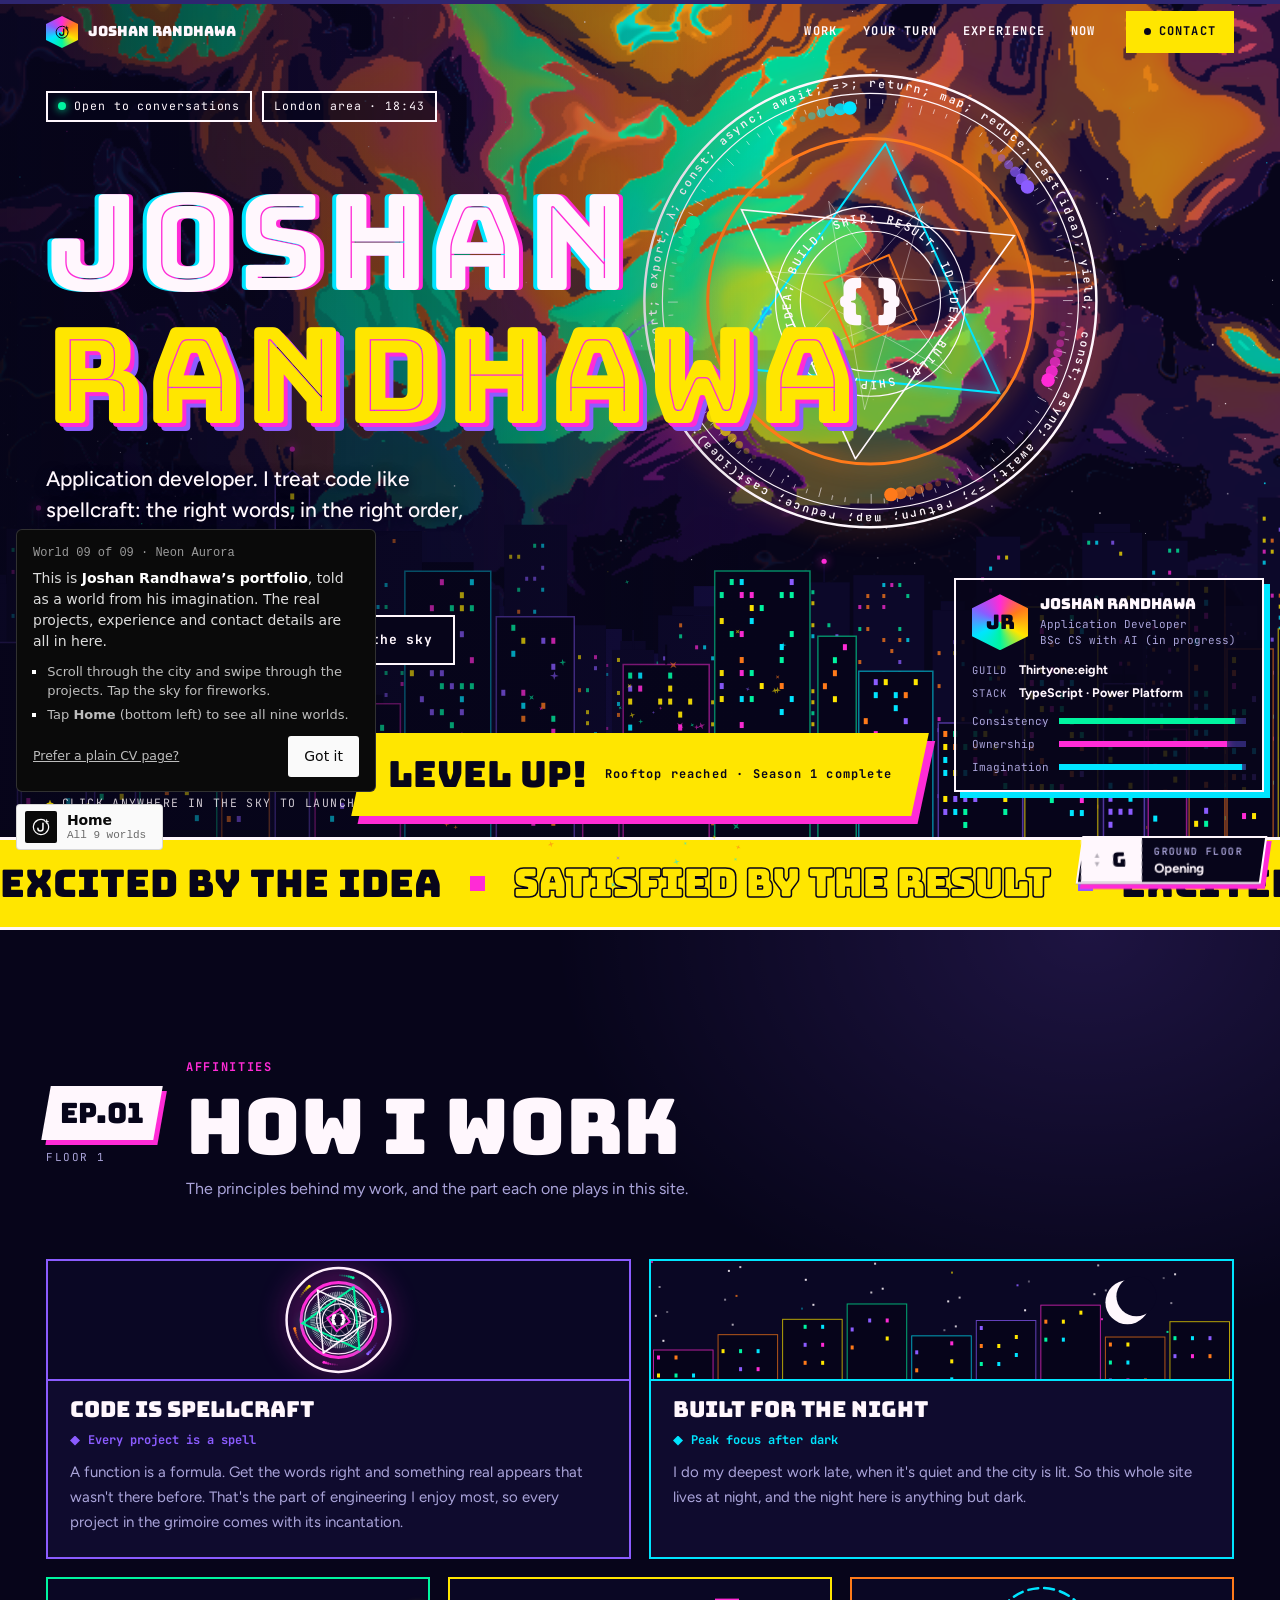
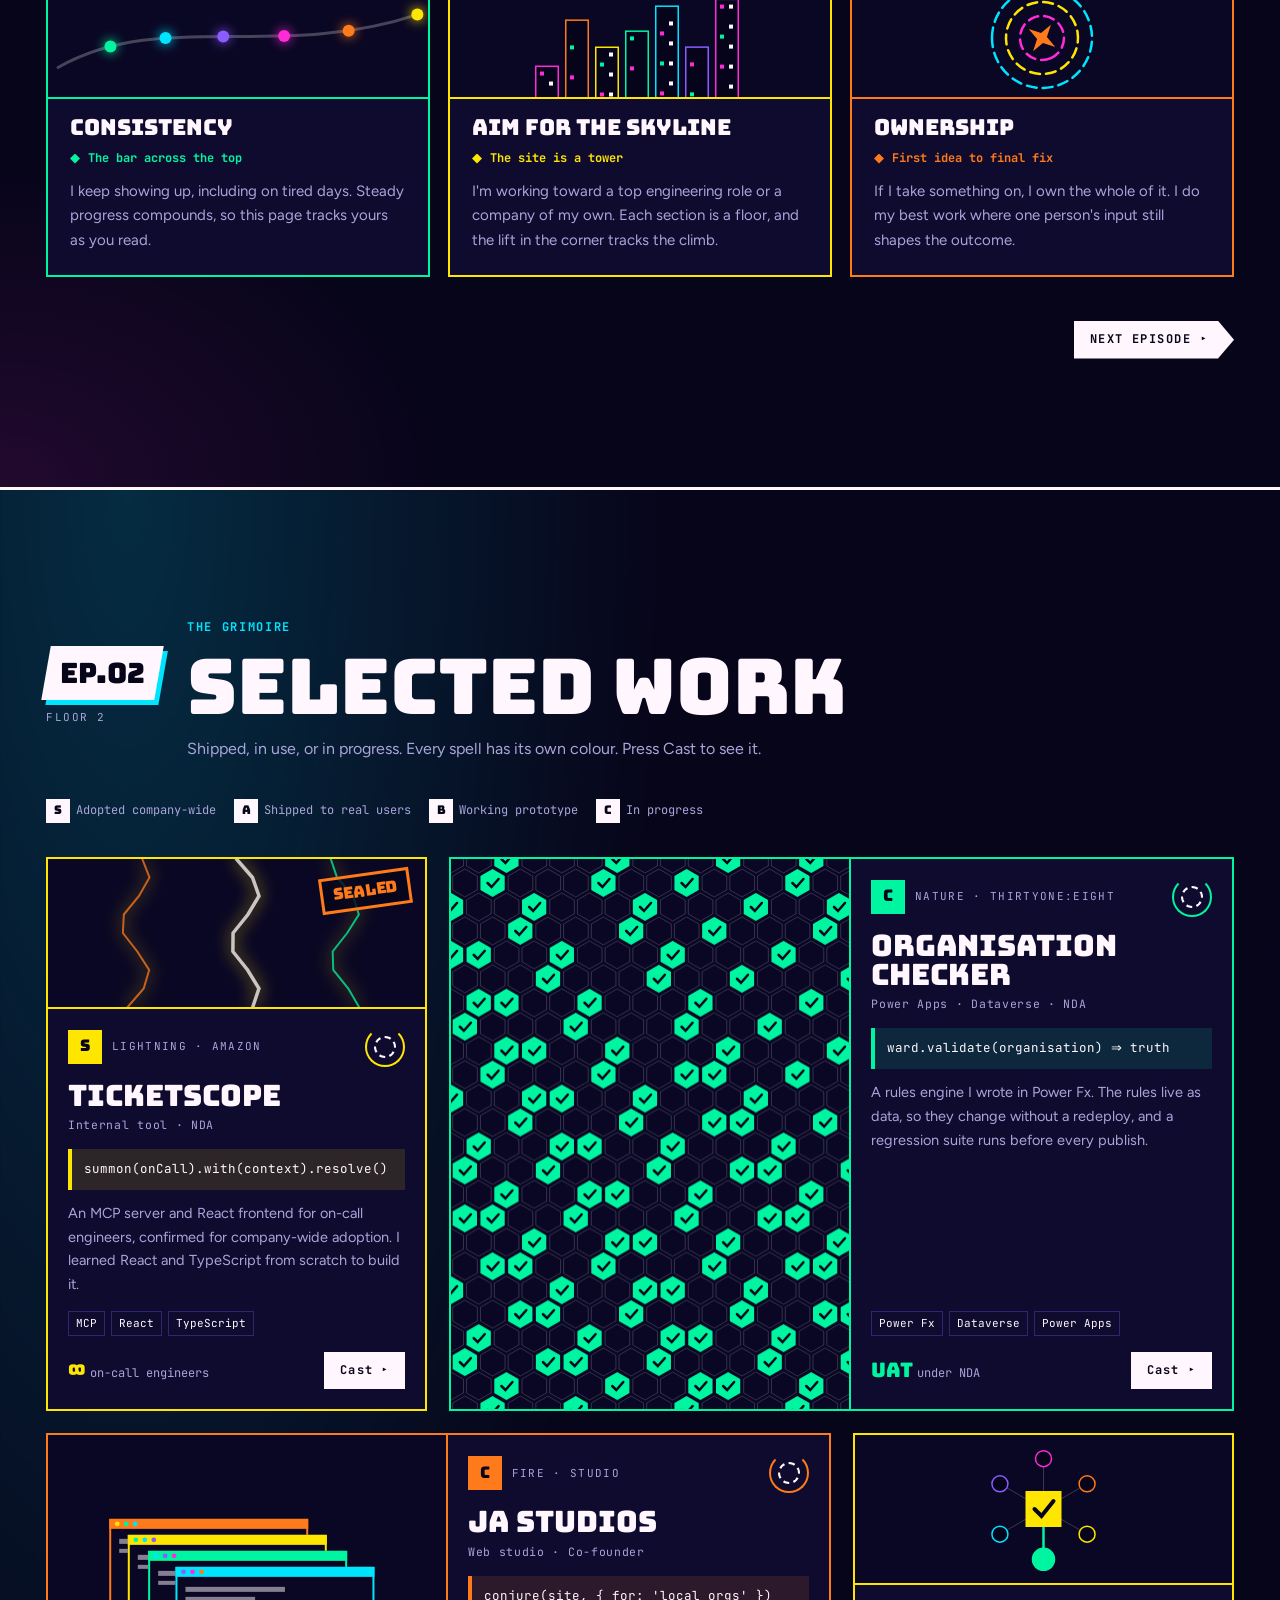
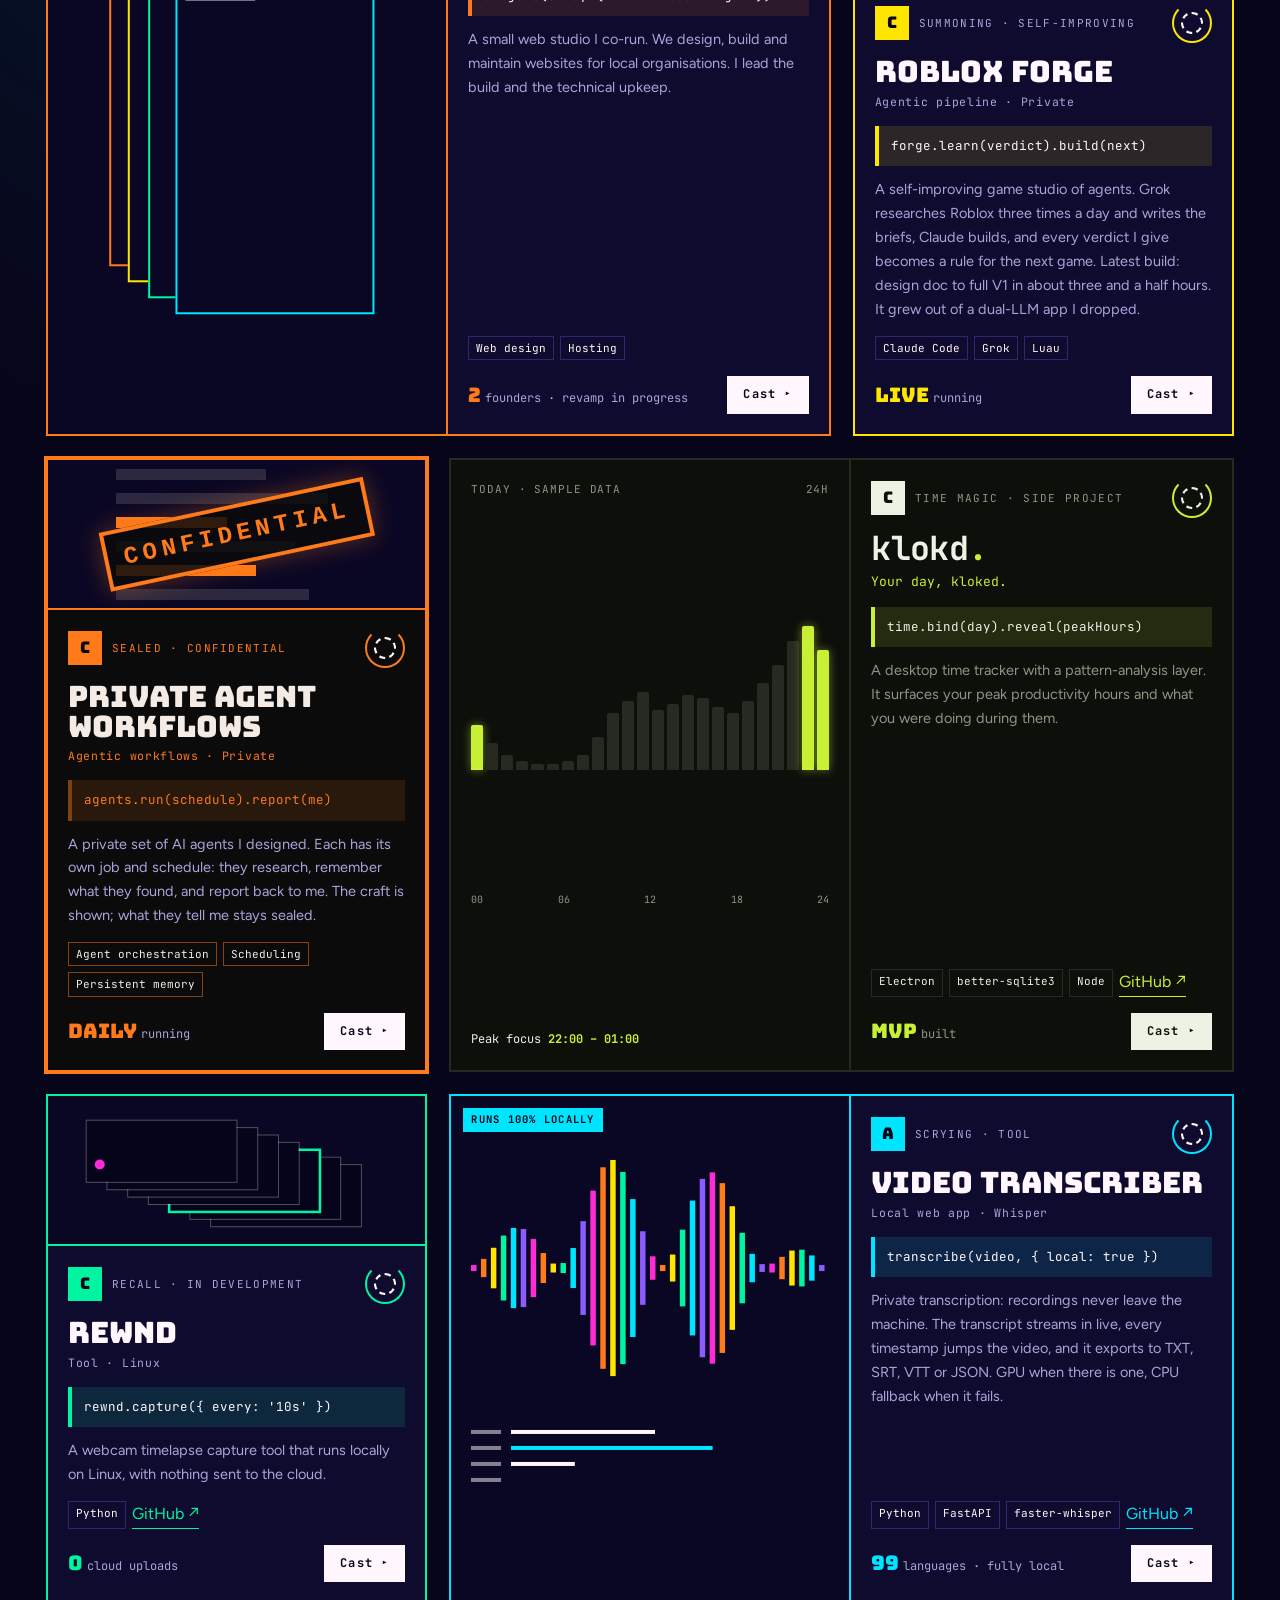
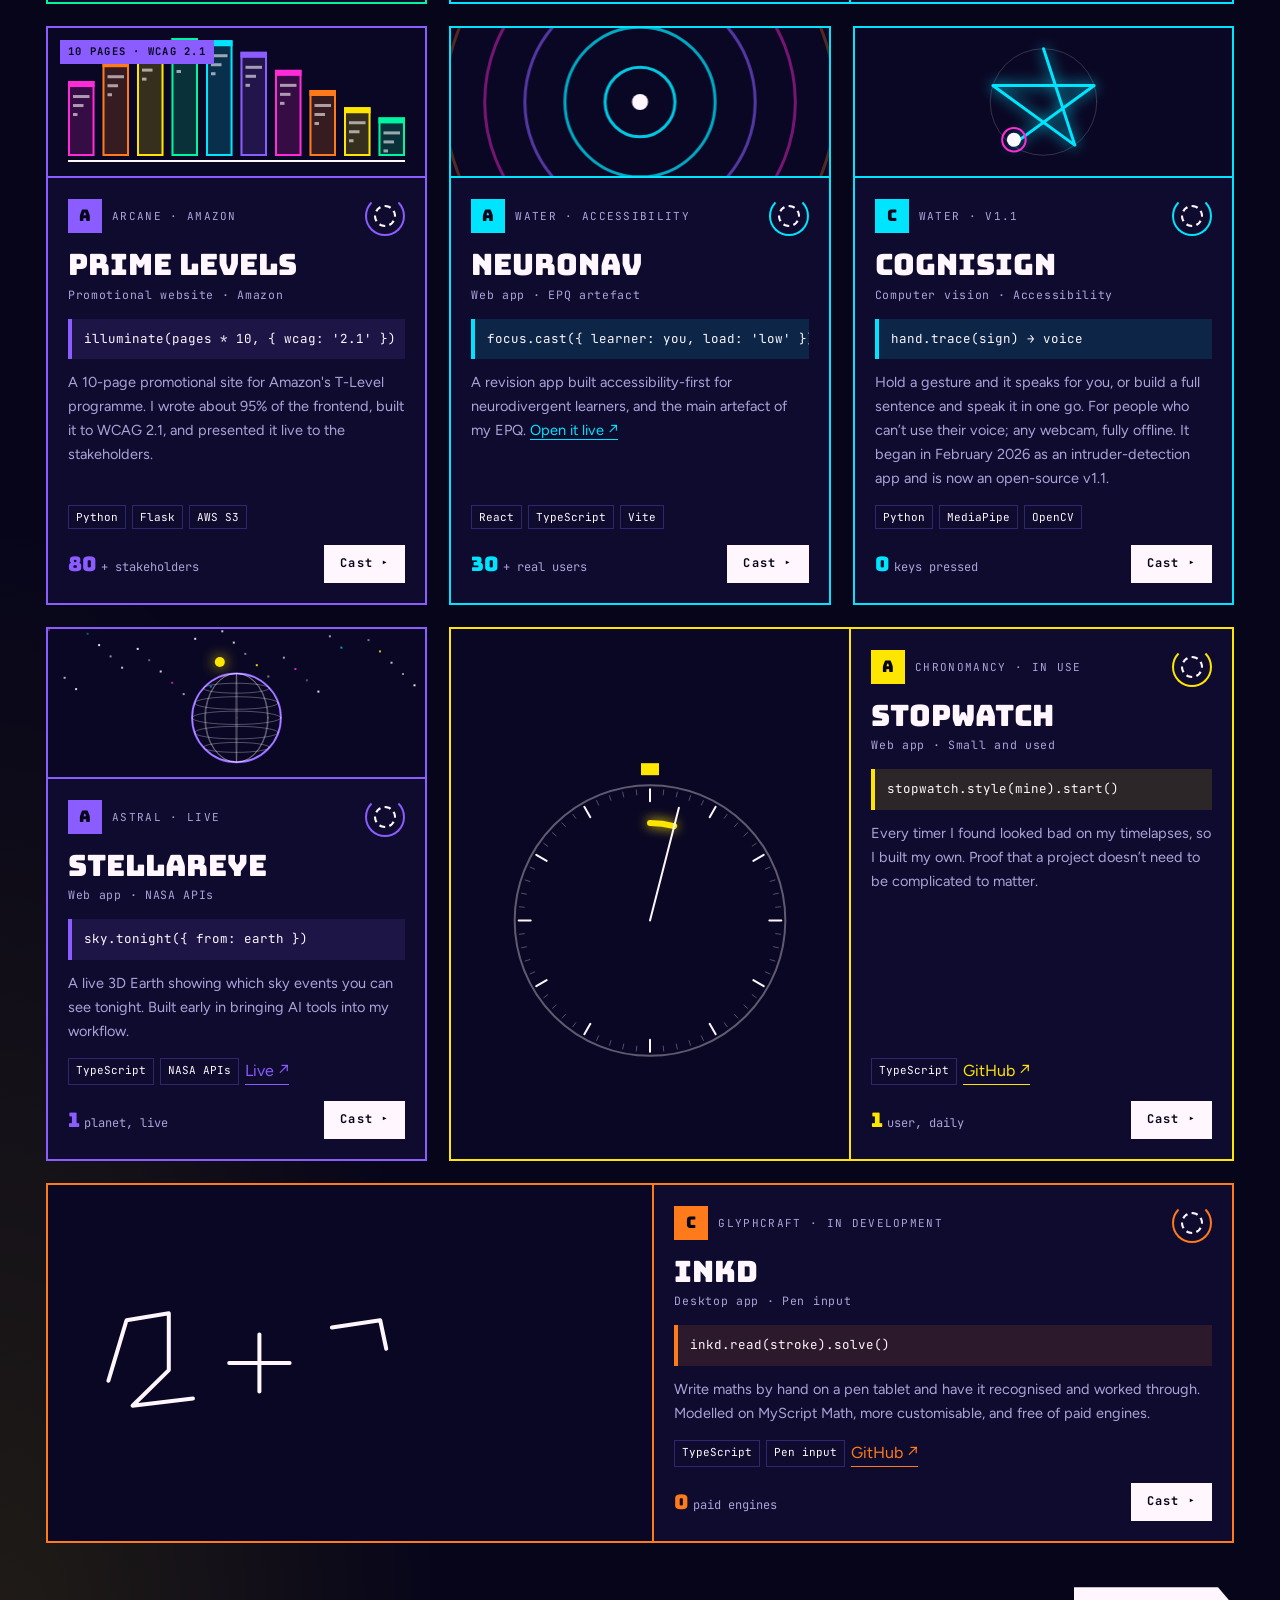
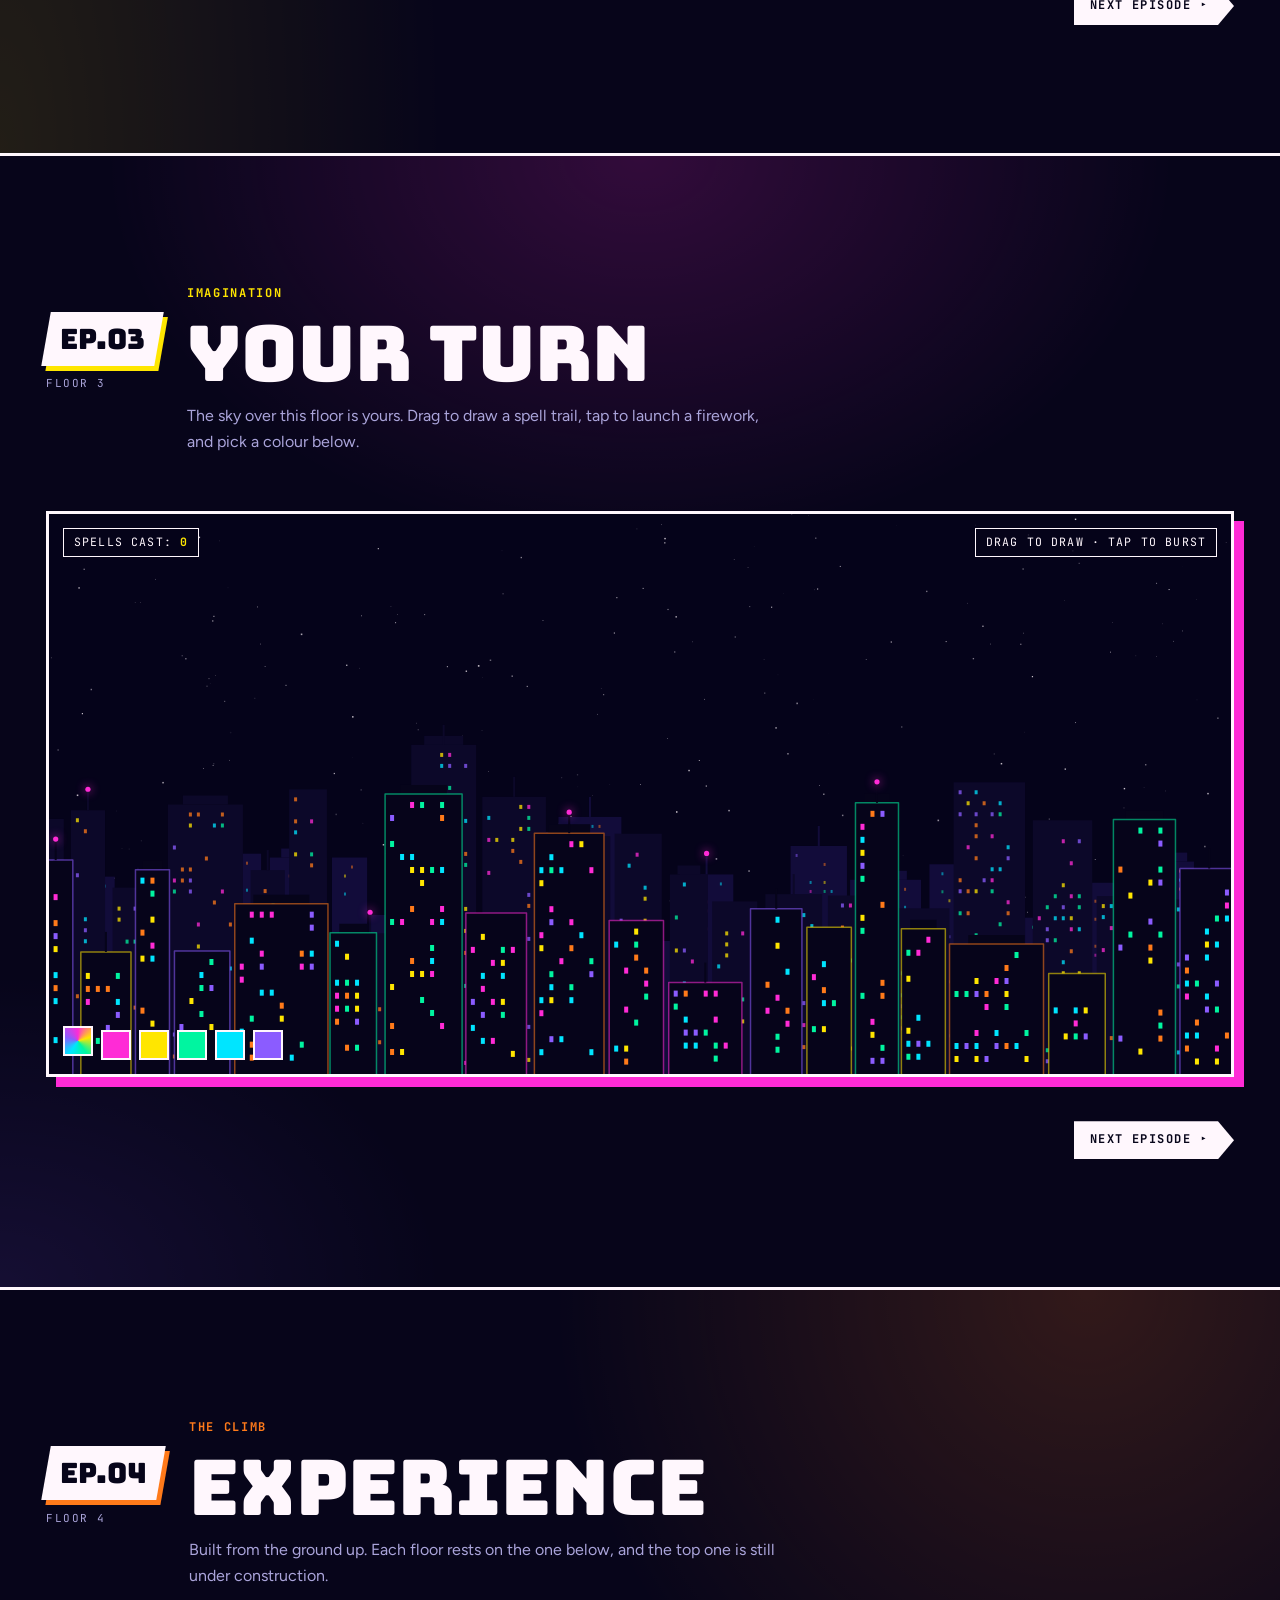
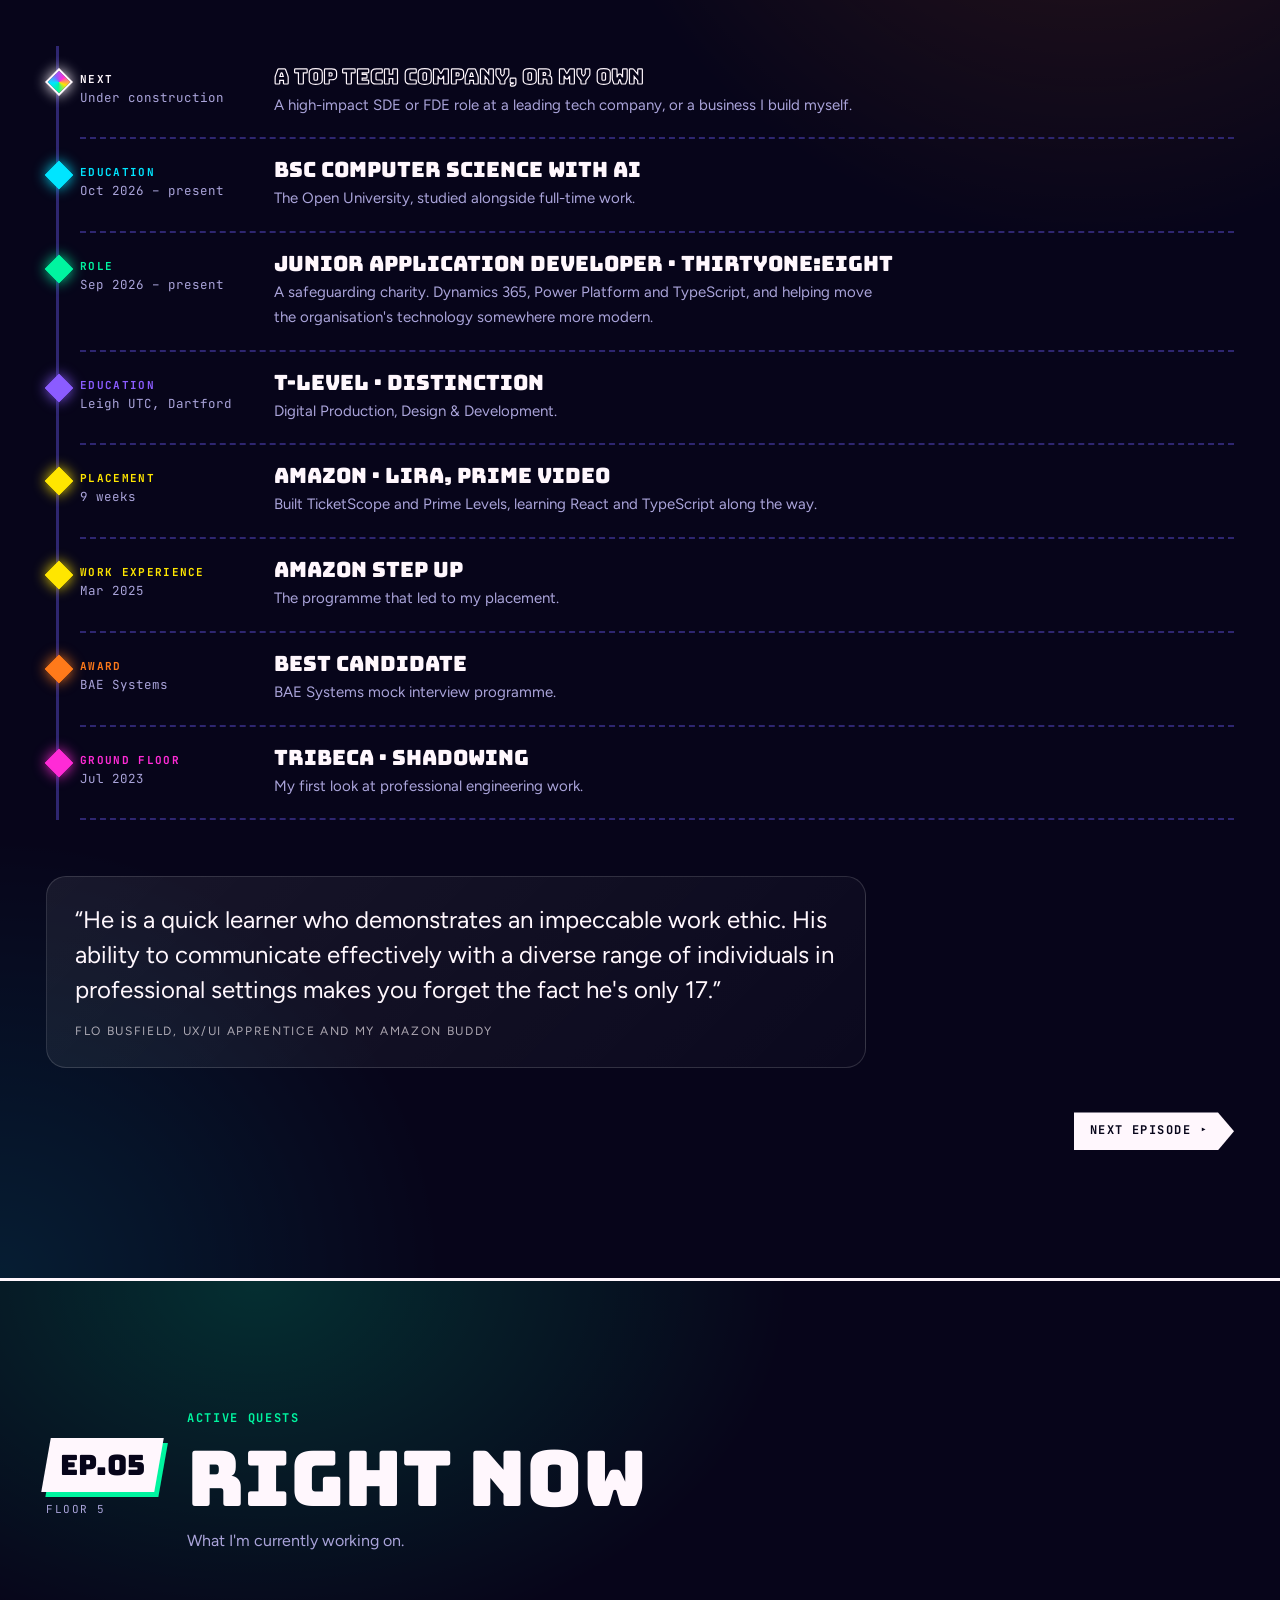
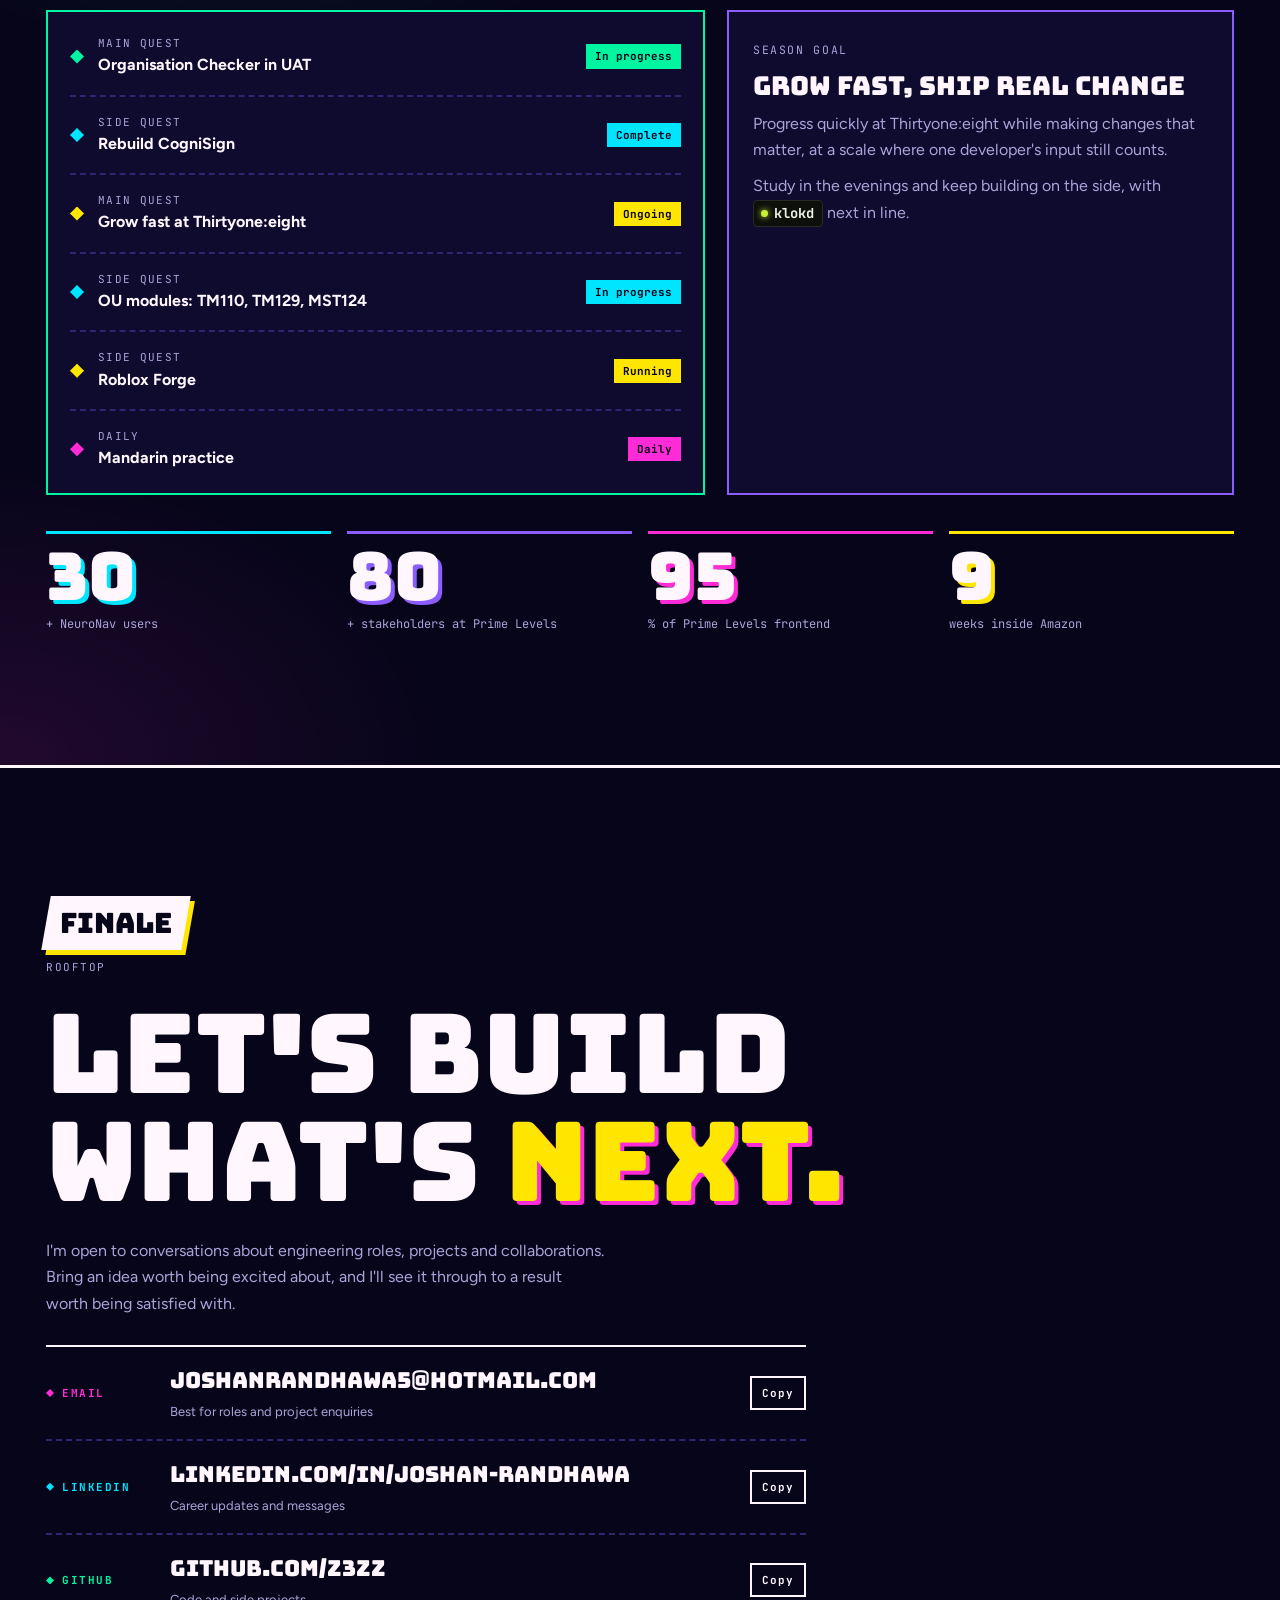
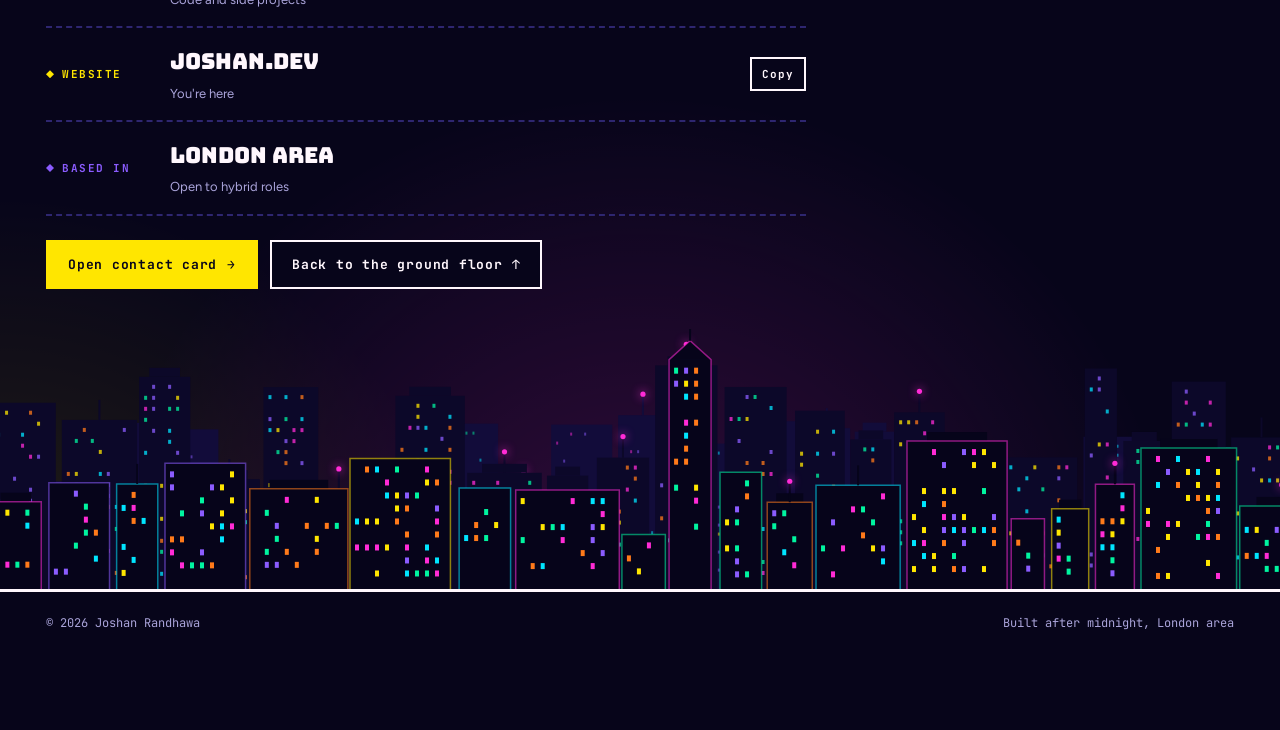
<file: neon-aurora.html>
<!doctype html><html lang="en"><head>
<link rel="icon" type="image/svg+xml" href="data:image/svg+xml,%3Csvg%20xmlns%3D%22http%3A//www.w3.org/2000/svg%22%20viewBox%3D%220%200%2032%2032%22%3E%3Cstyle%3Eg%7Bstroke%3A%230a0a0a%7D.s%7Bfill%3A%230a0a0a%7D%40media%20%28prefers-color-scheme%3Adark%29%7Bg%7Bstroke%3A%23fafafa%7D.s%7Bfill%3A%23fafafa%7D%7D%3C/style%3E%3Cg%20fill%3D%22none%22%20stroke-linecap%3D%22round%22%20stroke-linejoin%3D%22round%22%20stroke-width%3D%222.6%22%3E%3Cpath%20d%3D%22M22.5%204.2A13.5%2013.5%200%201%200%2027.8%209.5%22%20stroke-width%3D%223.2%22/%3E%3Cpath%20d%3D%22M26%202.5l1.1%202.9%202.9%201.1-2.9%201.1-1.1%202.9-1.1-2.9-2.9-1.1%202.9-1.1z%22%20class%3D%22s%22%20stroke-width%3D%22.6%22/%3E%3Cpath%20d%3D%22M19.5%209.5V18.5a4.5%204.5%200%200%201-9%200%22%20stroke-width%3D%223.2%22/%3E%3C/g%3E%3C/svg%3E"><meta charset=utf8><meta name=viewport content="width=device-width,initial-scale=1,viewport-fit=cover"><style>:root{color-scheme:light;box-sizing:border-box;padding-top:env(safe-area-inset-top,0px);padding-bottom:env(safe-area-inset-bottom,0px)}html{scroll-padding-top:env(safe-area-inset-top,0px)}body{margin:0;padding:0;font:14px -apple-system,BlinkMacSystemFont,sans-serif;background:#fff;color:#000}img{max-width:100%}[hidden]:not([hidden=until-found i]){display:none!important}.flo{margin:56px 0 0;padding:26px 28px;border-radius:20px;background:linear-gradient(135deg,rgba(255,255,255,.07),rgba(255,255,255,.02));border:1px solid rgba(255,255,255,.14);max-width:820px}.flo p{font-size:clamp(18px,2vw,24px);line-height:1.45;margin:0}.flo cite{display:block;margin-top:14px;font-style:normal;font-size:12px;letter-spacing:.14em;text-transform:uppercase;opacity:.65}

/* phones: projects become a swipe row instead of fourteen screens of scrolling */
.swipe-hint{display:none}
@media (max-width:760px){
  .swipe-hint{display:flex;justify-content:space-between;align-items:center;gap:12px;margin:0 0 14px;font:500 11.5px/1.3 ui-monospace,SFMono-Regular,Menlo,monospace;letter-spacing:.06em;text-transform:uppercase;opacity:.75}
  .swipe-hint b{font-weight:600}
  .spells{display:flex!important;grid-template-columns:none!important;gap:14px!important;overflow-x:auto;overscroll-behavior-x:contain;scroll-snap-type:x mandatory;-webkit-overflow-scrolling:touch;scrollbar-width:none;margin-inline:calc(-1 * max(20px, env(safe-area-inset-left,0px)));padding:4px max(20px, env(safe-area-inset-left,0px)) 18px;scroll-padding-inline:max(20px, env(safe-area-inset-left,0px))}
  .spells::-webkit-scrollbar{display:none}
  .spells > *{flex:0 0 84%;max-width:84%;scroll-snap-align:start;margin-top:0!important;grid-column:auto!important}
}
</style></head><body>
<title>Neon Aurora · Joshan Randhawa</title>
<link rel="canonical" href="https://www.joshan.dev/">
<meta name="description" content="A neon city under a posterised aurora. Launch fireworks and draw on the sky. One of nine portfolio worlds by Joshan Randhawa.">
<meta name="theme-color" content="#b08a5b">
<link rel="apple-touch-icon" href="/apple-touch-icon.png">
<meta property="og:type" content="website">
<meta property="og:site_name" content="joshan.dev">
<meta property="og:title" content="Neon Aurora · Joshan Randhawa">
<meta property="og:description" content="A neon city under a posterised aurora. Launch fireworks and draw on the sky. One of nine portfolio worlds by Joshan Randhawa.">
<meta property="og:url" content="https://www.joshan.dev/neon-aurora.html">
<meta property="og:image" content="https://www.joshan.dev/og/neon-aurora.png">
<meta property="og:image:width" content="1200">
<meta property="og:image:height" content="630">
<meta property="og:image:alt" content="Neon Aurora · Joshan Randhawa">
<meta name="twitter:card" content="summary_large_image">
<meta name="twitter:title" content="Neon Aurora · Joshan Randhawa">
<meta name="twitter:description" content="A neon city under a posterised aurora. Launch fireworks and draw on the sky. One of nine portfolio worlds by Joshan Randhawa.">
<meta name="twitter:image" content="https://www.joshan.dev/og/neon-aurora.png">

<meta name="claude:viewport-fit-sides" content="cover">
<link rel="preconnect" href="https://fonts.googleapis.com">
<link rel="preconnect" href="https://fonts.gstatic.com" crossorigin>
<link rel="stylesheet" href="https://fonts.googleapis.com/css2?family=Bungee&family=Bungee+Inline&family=Figtree:wght@400;500;600;700&family=JetBrains+Mono:wght@400;600;700&display=swap">
<style>
/* Layout: a city at night where imagination leaks into the sky. Deep ink-violet ground, crisp neon shapes, a posterised aurora overhead. Each project is a spell with its own colour and its own animated cover. */
:root{
  --night:#07051a;   /* ground */
  --deep:#0f0b2e;    /* panels */
  --line:#2e2670;    /* edges */
  --fg:#fff7fd;      /* text */
  --mute:#aaa4da;    /* secondary */
  /* six spell colours, fully saturated */
  --magenta:#ff2bd6; --cyan:#00e5ff; --lemon:#ffe600; --tang:#ff7a1a; --violet:#8b5cff; --mint:#00f5a0;
  /* product brands keep their own palettes */
  --klokd-bg:#0d0f0b; --klokd-ink:#eef2e4; --klokd-mute:#8e9682; --klokd-line:#262a20; --klokd:#c8f135;
 
  --display:"Bungee","Arial Black",Impact,sans-serif;
  --neon:"Bungee Inline","Bungee","Arial Black",sans-serif;
  --body:"Figtree","Segoe UI","Helvetica Neue",Arial,sans-serif;
  --mono:"JetBrains Mono",ui-monospace,Menlo,Consolas,monospace;
  color-scheme:dark;
}
*{box-sizing:border-box}
html{scroll-behavior:smooth;scroll-padding-top:72px}
body{background:var(--night);color:var(--fg);font-family:var(--body);font-size:16px;line-height:1.65;overflow-x:hidden}
body::before{content:"";position:fixed;inset:0 0 auto;height:env(safe-area-inset-top,0px);z-index:10;background:var(--night)}
::selection{background:var(--magenta);color:#fff}
a{color:inherit}
button{font:inherit;color:inherit}
:focus-visible{outline:3px solid var(--lemon);outline-offset:3px}
h1,h2,h3{font-family:var(--display);font-weight:400;line-height:1;margin:0;text-wrap:balance}
.wrap{max-width:1220px;margin:0 auto;padding-left:max(16px,env(safe-area-inset-left,0px));padding-right:max(16px,env(safe-area-inset-right,0px))}
.label{font-family:var(--mono);font-size:11.5px;letter-spacing:.14em;text-transform:uppercase;color:var(--mute)}
.tabnum{font-variant-numeric:tabular-nums}
.rainbow{background:linear-gradient(90deg,var(--magenta),var(--tang),var(--lemon),var(--mint),var(--cyan),var(--violet))}
.rainbow-text{color:var(--lemon);text-shadow:4px 4px 0 var(--magenta)}
@keyframes hue{to{background-position:200% 0}}
@keyframes spin{to{transform:rotate(360deg)}}
@keyframes blink{50%{opacity:0}}
@keyframes float{50%{transform:translateY(-8px)}}
@keyframes slide{to{transform:translateX(-50%)}}
@keyframes beat{50%{transform:scale(1.5);opacity:.45}}

.b-klokd{display:inline-flex;align-items:center;gap:6px;font-family:var(--mono);font-weight:700;font-size:.86em;padding:1px 8px 1px 7px;border-radius:4px;vertical-align:.04em;white-space:nowrap}
.b-klokd{background:var(--klokd-bg);color:var(--klokd-ink);border:1px solid var(--klokd-line)}
.b-klokd::before{content:"";width:.5em;height:.5em;border-radius:50%;background:var(--klokd);box-shadow:0 0 6px var(--klokd)}

#spark{position:fixed;inset:0;width:100%;height:100%;pointer-events:none;z-index:40}
.xp{position:fixed;left:0;right:0;top:env(safe-area-inset-top,0px);height:4px;background:var(--line);z-index:30}
.xp .fill{height:100%;width:0;box-shadow:0 0 12px var(--magenta)}

/* lift */
.lift{position:fixed;right:max(16px,env(safe-area-inset-right,0px));bottom:calc(16px + env(safe-area-inset-bottom,0px));z-index:30;display:flex;align-items:stretch;
  border:2px solid var(--fg);background:var(--night);transform:skewX(-8deg);box-shadow:5px 5px 0 var(--magenta)}
.lift > *{transform:skewX(8deg)}
.lift .fl{background:var(--fg);color:var(--night);padding:6px 12px;display:flex;align-items:center;gap:8px}
.lift .ar{display:flex;flex-direction:column;font-size:8px;line-height:1.15;opacity:.3}
.lift .ar .on{opacity:1}
.lift .n{font-family:var(--display);font-size:20px;line-height:1;min-width:1.4ch;text-align:center}
.lift .ep{padding:6px 12px;display:flex;flex-direction:column;justify-content:center;min-width:12ch}
.lift .ep b{font-family:var(--mono);font-size:10px;letter-spacing:.14em;color:var(--mute);font-weight:600}
.lift .ep span{font-size:13px;font-weight:700;line-height:1.2}

/* ---------- site header + contact ---------- */
.site{position:fixed;left:0;right:0;top:0;z-index:35;padding-top:env(safe-area-inset-top,0px);transition:transform .45s cubic-bezier(.2,.8,.2,1),background .3s,border-color .3s;border-bottom:2px solid transparent}
.site.hide{transform:translateY(-100%)}
.site.solid{background:rgba(7,5,26,.88);backdrop-filter:blur(12px);-webkit-backdrop-filter:blur(12px);border-bottom-color:var(--line)}
.site .row{display:flex;align-items:center;gap:18px;height:64px}
.brand{display:flex;align-items:center;gap:10px;text-decoration:none;font-family:var(--display);font-size:14px;white-space:nowrap}
.brand .mk{width:32px;height:32px;display:grid;place-items:center;font-size:11px;color:var(--night);position:relative;flex:none}
.brand .mk::before{content:"";position:absolute;inset:0;background:conic-gradient(var(--magenta),var(--tang),var(--lemon),var(--mint),var(--cyan),var(--violet),var(--magenta));clip-path:polygon(50% 0,100% 25%,100% 75%,50% 100%,0 75%,0 25%);animation:spin 6s linear infinite}
.brand .mk span{position:relative}
.nav{display:flex;gap:2px;margin-left:auto}
.nav a{--c:var(--magenta);font-family:var(--mono);font-size:12px;font-weight:700;letter-spacing:.1em;text-transform:uppercase;text-decoration:none;padding:8px 12px;position:relative;color:var(--fg)}
.nav a::after{content:"";position:absolute;left:12px;right:12px;bottom:3px;height:2px;background:var(--c);box-shadow:0 0 8px var(--c);transform:scaleX(0);transform-origin:left;transition:transform .3s cubic-bezier(.2,.8,.2,1)}
.nav a:hover::after,.nav a[aria-current="true"]::after{transform:none}
.ctc{display:inline-flex;align-items:center;gap:8px;padding:9px 16px;border:2px solid var(--lemon);background:var(--lemon);color:var(--night);font-family:var(--mono);font-size:12px;font-weight:700;letter-spacing:.1em;text-transform:uppercase;cursor:pointer;transition:transform .2s,box-shadow .2s}
.ctc:hover{transform:translate(-2px,-2px);box-shadow:4px 4px 0 var(--magenta)}
.ctc i{width:7px;height:7px;border-radius:50%;background:var(--night);animation:beat 1.6s ease-in-out infinite}
@media (max-width:860px){.nav{display:none}.ctc{margin-left:auto}.brand .nm{display:none}}

.drawer{position:fixed;inset:0;z-index:60;pointer-events:none}
.drawer .scrim{position:absolute;inset:0;background:rgba(7,5,26,.7);opacity:0;transition:opacity .35s}
.drawer .sheet{position:relative;background:var(--night);border-bottom:3px solid var(--fg);box-shadow:0 10px 0 var(--magenta);transform:translateY(-110%);transition:transform .55s cubic-bezier(.2,1,.3,1);
  padding-block:calc(env(safe-area-inset-top,0px) + 72px) 36px;max-height:100%;overflow:auto}
.drawer.open{pointer-events:auto}.drawer.open .scrim{opacity:1}.drawer.open .sheet{transform:none}
.sheet .grid{display:grid;grid-template-columns:1fr 1.2fr;gap:32px;align-items:start}
@media (max-width:820px){.sheet .grid{grid-template-columns:1fr;gap:18px}}
.sheet h2{font-size:clamp(40px,6vw,76px);margin-top:14px}
.sheet .x{position:absolute;right:max(16px,env(safe-area-inset-right,0px));top:calc(env(safe-area-inset-top,0px) + 16px);width:44px;height:44px;border:2px solid var(--fg);background:var(--night);cursor:pointer;font-size:20px;line-height:1;transition:background .2s,color .2s}
.sheet .x:hover{background:var(--fg);color:var(--night)}
.avail{display:flex;flex-direction:column;gap:10px;margin-top:18px;color:var(--mute)}
.avail .chip{align-self:flex-start}
.clist{margin:0;border-top:2px solid var(--fg)}
.cr{--c:var(--magenta);display:grid;grid-template-columns:110px 1fr auto;gap:14px;align-items:center;padding:16px 0;border-bottom:2px dashed var(--line)}
.cr dt{font-family:var(--mono);font-size:11px;letter-spacing:.14em;text-transform:uppercase;color:var(--c);font-weight:700;display:flex;align-items:center;gap:8px}
.cr dt::before{content:"";width:8px;height:8px;background:var(--c);clip-path:polygon(50% 0,100% 50%,50% 100%,0 50%)}
.cr dd{margin:0;min-width:0;font-family:var(--display);font-size:clamp(16px,2vw,22px);overflow-wrap:anywhere}
.cr dd a{text-decoration:none;background:linear-gradient(var(--c),var(--c)) 0 100%/0 3px no-repeat;transition:background-size .35s}
.cr dd a:hover{background-size:100% 3px}
.cr dd small{display:block;font-family:var(--body);font-size:13px;color:var(--mute);margin-top:2px}
.cp{border:2px solid var(--fg);background:transparent;padding:6px 10px;font-family:var(--mono);font-size:11px;font-weight:700;letter-spacing:.1em;cursor:pointer;transition:background .2s,color .2s;white-space:nowrap}
.cp:hover{background:var(--c);border-color:var(--c);color:var(--night)}
@media (max-width:520px){.cr{grid-template-columns:1fr auto}.cr dt{grid-column:1/-1}}
.roof .clist{max-width:760px;margin-top:8px}
.cr[hidden]{display:none}

/* ---------- HERO ---------- */
.hero{position:relative;overflow:hidden;min-height:640px;height:min(94vh,840px);border-bottom:3px solid var(--fg);isolation:isolate}
#aurora,#scene{position:absolute;inset:0;width:100%;height:100%;display:block}
#aurora{z-index:-2;background:radial-gradient(120% 80% at 70% 10%,#ff2bd655,transparent 60%),radial-gradient(90% 70% at 20% 0%,#00e5ff44,transparent 60%),var(--night)}
#scene{z-index:-1;cursor:crosshair}
.hero::after{content:"";position:absolute;inset:0;z-index:-1;pointer-events:none;background:linear-gradient(90deg,rgba(7,5,26,.75) 0%,rgba(7,5,26,.35) 38%,transparent 60%)}
.hero-in{position:relative;height:100%;display:flex;flex-direction:column;padding-block:calc(64px + env(safe-area-inset-top,0px) + clamp(14px,3vh,36px)) 24px;pointer-events:none}
.hero-in a,.hero-in button{pointer-events:auto}
.topline{display:flex;gap:10px;flex-wrap:wrap}
.chip{display:inline-flex;align-items:center;gap:8px;border:2px solid var(--fg);padding:4px 10px;font-family:var(--mono);font-size:11.5px;letter-spacing:.08em;background:rgba(7,5,26,.7);pointer-events:auto}
.chip i{width:8px;height:8px;border-radius:50%;background:var(--mint);box-shadow:0 0 8px var(--mint);animation:beat 1.6s ease-in-out infinite}
.name{margin-top:clamp(26px,6vh,64px);font-family:var(--neon);font-size:clamp(54px,10.4vw,150px);line-height:.92;letter-spacing:.01em}
.name .w{display:block;overflow:hidden;padding:.04em 0}
.name .w span{display:inline-block;white-space:nowrap;animation:slam .9s cubic-bezier(.2,1.3,.3,1) both;text-shadow:4px 0 0 var(--magenta),-4px 0 0 var(--cyan)}
.name .w:nth-child(2) span{animation-delay:.12s;color:var(--lemon);text-shadow:4px 4px 0 var(--magenta),8px 8px 0 var(--violet)}
.glitch .name .w span{animation:glitch .28s steps(2) 1}
@keyframes glitch{0%{transform:translate(0)}25%{transform:translate(-6px,2px)}50%{transform:translate(5px,-3px)}75%{transform:translate(-3px,-1px)}100%{transform:none}}
@keyframes slam{from{transform:translateY(105%) skewY(8deg)}to{transform:none}}
.lede{margin:22px 0 0;font-size:clamp(17px,1.8vw,21px);max-width:32ch;line-height:1.45;font-weight:500;text-shadow:0 2px 12px var(--night)}
.role{margin-top:12px;font-family:var(--mono);font-size:14px;min-height:1.7em;color:var(--fg);text-shadow:0 1px 8px var(--night)}
.role .caret{display:inline-block;width:.55em;height:1.05em;vertical-align:-.15em;margin-left:3px;background:var(--lemon);animation:blink 1s steps(1) infinite}
.ctas{display:flex;gap:12px;flex-wrap:wrap;margin-top:24px}
.btn{--c:var(--magenta);display:inline-flex;align-items:center;gap:10px;padding:12px 20px;border:2px solid var(--fg);background:var(--night);color:var(--fg);
  font-family:var(--mono);font-size:13px;font-weight:700;letter-spacing:.06em;text-decoration:none;cursor:pointer;transition:transform .2s,box-shadow .2s}
.btn:hover{transform:translate(-3px,-3px);box-shadow:6px 6px 0 var(--c)}
.btn.primary{background:var(--lemon);color:var(--night);border-color:var(--lemon)}
.btn .arr{transition:transform .2s}.btn:hover .arr{transform:translateX(4px)}
.hint{margin-top:auto;font-family:var(--mono);font-size:11.5px;letter-spacing:.12em;text-transform:uppercase;color:var(--fg);opacity:.8;display:flex;align-items:center;gap:8px}
.hint i{width:8px;height:8px;background:var(--lemon);clip-path:polygon(50% 0,62% 38%,100% 50%,62% 62%,50% 100%,38% 62%,0 50%,38% 38%);animation:spin 3s linear infinite}

.status{position:absolute;right:max(16px,env(safe-area-inset-right,0px));bottom:clamp(22px,5vh,48px);z-index:2;width:min(310px,calc(100% - 32px));
  background:rgba(7,5,26,.86);border:2px solid var(--fg);box-shadow:6px 6px 0 var(--cyan);padding:14px 16px;font-size:13px;animation:float 6s ease-in-out infinite}
.status .who{display:flex;gap:12px;align-items:center;margin-bottom:10px}
.mono-badge{position:relative;width:56px;height:56px;flex:none;display:grid;place-items:center;font-family:var(--display);font-size:20px;color:var(--night)}
.mono-badge::before{content:"";position:absolute;inset:0;background:conic-gradient(from 0deg,var(--magenta),var(--tang),var(--lemon),var(--mint),var(--cyan),var(--violet),var(--magenta));animation:spin 5s linear infinite;clip-path:polygon(50% 0,100% 25%,100% 75%,50% 100%,0 75%,0 25%)}
.mono-badge span{position:relative}
.status h4{margin:0;font-family:var(--display);font-weight:400;font-size:15px;line-height:1.15}
.status .cls{font-family:var(--mono);font-size:11px;color:var(--mute);margin-top:3px;line-height:1.5}
.status dl{display:grid;grid-template-columns:auto 1fr;gap:2px 12px;margin:0 0 8px;font-size:12.5px}
.status dt{font-family:var(--mono);font-size:10.5px;color:var(--mute);text-transform:uppercase;letter-spacing:.1em;padding-top:2px}
.status dd{margin:0;font-weight:700}
.bar{display:grid;grid-template-columns:7.2em 1fr;align-items:center;gap:8px;margin-top:5px;font-family:var(--mono);font-size:11px;color:var(--mute)}
.bar .t{height:6px;background:var(--line);overflow:hidden}
.bar .t i{display:block;height:100%;width:var(--v);background:var(--c);box-shadow:0 0 10px var(--c);animation:grow 1.6s cubic-bezier(.2,.8,.2,1) both .5s}
@keyframes grow{from{width:0}}
@media (max-width:820px){
  .hero{height:auto;min-height:0}
  .hero::after{background:linear-gradient(180deg,rgba(7,5,26,.55),rgba(7,5,26,.2) 60%,transparent)}
  .hero-in{height:auto;min-height:560px}
  .status{position:relative;right:auto;bottom:auto;margin:0 16px 26px;width:auto;animation:none}
}

/* marquee */
.marquee{overflow:hidden;white-space:nowrap;border-bottom:3px solid var(--fg);background:var(--lemon);color:var(--night);padding-block:12px}
.marquee .track{display:inline-flex;animation:slide 30s linear infinite}
.marquee .track > span{display:inline-flex;align-items:center;gap:28px;padding-right:28px;font-family:var(--display);font-size:clamp(22px,3.2vw,38px)}
.marquee .o{color:transparent;-webkit-text-stroke:1.5px var(--night)}
.marquee .star{width:.4em;height:.4em;background:var(--night)}
.marquee .star:nth-of-type(3n+1){background:var(--magenta)}.marquee .star:nth-of-type(3n+2){background:var(--violet)}

/* ---------- FLOORS ---------- */
section.ep{position:relative;padding-block:clamp(72px,10vw,130px);border-bottom:3px solid var(--fg);overflow:hidden}
section.ep::before{content:"";position:absolute;inset:0;pointer-events:none;z-index:0;opacity:.5;
  background:radial-gradient(60% 50% at var(--gx,85%) var(--gy,0%),color-mix(in srgb,var(--g1,var(--violet)) 35%,transparent),transparent 70%),
             radial-gradient(50% 40% at 0% 100%,color-mix(in srgb,var(--g2,var(--cyan)) 22%,transparent),transparent 70%)}
section.ep > *{position:relative;z-index:1}
.ep-head{display:grid;grid-template-columns:auto 1fr;gap:10px 28px;align-items:end;margin-bottom:clamp(36px,5vw,56px)}
.ep-tag{display:flex;flex-direction:column;align-items:flex-start;gap:8px}
.ep-tag .no{background:var(--fg);color:var(--night);font-family:var(--display);font-size:clamp(20px,2.4vw,28px);padding:4px 14px;transform:skewX(-10deg);white-space:nowrap;box-shadow:5px 5px 0 var(--tc,var(--magenta))}
.ep-tag .no span{display:inline-block;transform:skewX(10deg)}
.ep-tag .fl{font-family:var(--mono);font-size:11px;letter-spacing:.14em;color:var(--mute);text-transform:uppercase}
.ep-head h2{font-size:clamp(38px,6vw,82px)}
.ep-head .sub{display:block;font-family:var(--mono);font-size:12px;letter-spacing:.14em;text-transform:uppercase;color:var(--tc,var(--magenta));margin-bottom:12px;font-weight:700}
.ep-head p{grid-column:2;margin:0;color:var(--mute);max-width:60ch}
@media (max-width:640px){.ep-head{grid-template-columns:1fr}.ep-head p{grid-column:1}}
.next{display:flex;justify-content:flex-end;margin-top:44px}
.next a{display:inline-flex;align-items:center;gap:10px;padding:9px 26px 9px 16px;background:var(--fg);color:var(--night);text-decoration:none;font-family:var(--mono);font-weight:700;font-size:12px;letter-spacing:.12em;text-transform:uppercase;
  clip-path:polygon(0 0,calc(100% - 16px) 0,100% 50%,calc(100% - 16px) 100%,0 100%);transition:padding .25s,background .25s}
.next a:hover{padding-right:38px;background:var(--lemon)}

.rise{transition:transform .8s cubic-bezier(.2,.9,.2,1)}
.js .rise:not(.in){transform:translateY(26px)}

.pnl{--c:var(--magenta);position:relative;background:var(--deep);color:var(--fg);border:2px solid var(--c);min-width:0;transition:transform .25s,box-shadow .25s;box-shadow:0 0 0 0 var(--c)}
.pnl:hover{transform:translate(-4px,-4px);box-shadow:8px 8px 0 var(--c)}

/* affinities */
.aff{display:grid;grid-template-columns:repeat(6,1fr);gap:18px}
.aff .pnl{grid-column:span 2;padding:22px}
.aff .pnl.big{grid-column:span 3}
@media (max-width:980px){.aff{grid-template-columns:repeat(2,1fr)}.aff .pnl,.aff .pnl.big{grid-column:span 1}}
@media (max-width:600px){.aff{grid-template-columns:1fr}}
.aff .vis{height:120px;position:relative;margin:-22px -22px 18px;border-bottom:2px solid var(--c);overflow:hidden;background:#0a0724}
.aff .vis canvas{display:block;width:100%;height:100%}
.aff h3{font-size:22px}
.map{font-family:var(--mono);font-size:12px;margin:10px 0 10px;display:inline-flex;align-items:center;gap:8px;color:var(--c);font-weight:700}
.map::before{content:"";width:10px;height:10px;background:var(--c);clip-path:polygon(50% 0,100% 50%,50% 100%,0 50%)}
.aff p{margin:0;color:var(--mute);font-size:15px}

/* grimoire */
.legend{display:flex;flex-wrap:wrap;gap:8px 18px;margin:-20px 0 34px;font-family:var(--mono);font-size:12px;color:var(--mute)}
.legend b{display:inline-grid;place-items:center;width:24px;height:24px;background:var(--fg);color:var(--night);font-family:var(--display);font-weight:400;margin-right:6px;font-size:12px}
.spell .gh,.spell p a{color:var(--c);font-family:inherit;text-decoration:none;border-bottom:1px solid currentColor;align-self:center}
.spell.cf{background:#0b0b0b;color:#f4ece4;box-shadow:0 0 0 2px #ff7a1a}.spell.cf .kind,.spell.cf .el{color:#ff7a1a}.spell.cf .incant{color:#ff7a1a;border-color:rgba(255,122,26,.4)}.spell.cf .tags span{border-color:rgba(255,122,26,.5);color:#f4ece4}
.cf-cover{position:relative;background:#0b0b0b;display:flex;align-items:center;justify-content:center;overflow:hidden}.cf-bars{width:64%;display:grid;gap:13px}.cf-bars i{display:block;height:11px;background:rgba(244,236,228,.14)}.cf-bars i.on{background:#ff7a1a}
.cf-stamp{position:absolute;left:50%;top:50%;transform:translate(-50%,-50%) rotate(-12deg);font-family:ui-monospace,Menlo,monospace;font-weight:700;font-size:24px;letter-spacing:.2em;text-transform:uppercase;color:#ff7a1a;border:4px solid #ff7a1a;padding:6px 16px;background:rgba(11,11,11,.85);box-shadow:0 0 24px rgba(255,122,26,.35)}
.spells{display:grid;grid-template-columns:repeat(3,1fr);gap:22px}
@media (max-width:980px){.spells{grid-template-columns:repeat(2,1fr)}}
@media (max-width:620px){.spells{grid-template-columns:1fr}}
.spell{display:flex;flex-direction:column;overflow:hidden}
.cover{position:relative;height:150px;border-bottom:2px solid var(--c);background:#0a0724;overflow:hidden}
.cover canvas{display:block;width:100%;height:100%}
.cover .badge{position:absolute;left:12px;top:12px;font-family:var(--mono);font-size:10.5px;font-weight:700;letter-spacing:.12em;padding:3px 8px;background:var(--c);color:var(--night)}
.spell .body{padding:18px 20px 20px;display:flex;flex-direction:column;flex:1;min-width:0}
.spell.wide{grid-column:span 2;display:grid;grid-template-columns:1.05fr 1fr}
@media (min-width:981px){.spell.full{grid-column:1/-1}}
.spell.wide .cover{height:auto;min-height:300px;border-bottom:0;border-right:2px solid var(--c)}
@media (max-width:620px){.spell.wide{grid-column:span 1;grid-template-columns:1fr}.spell.wide .cover{min-height:200px;border-right:0;border-bottom:2px solid var(--c)}}
.top{display:flex;align-items:center;gap:10px;justify-content:space-between}
.rank{display:grid;place-items:center;width:34px;height:34px;background:var(--c);color:var(--night);font-family:var(--display);font-size:16px;flex:none}
.el{font-family:var(--mono);font-size:11px;letter-spacing:.12em;text-transform:uppercase;display:inline-flex;align-items:center;gap:6px;flex:1;min-width:0;color:var(--mute)}
.sigil{width:40px;height:40px;flex:none;position:relative}
.sigil::before,.sigil::after{content:"";position:absolute;inset:0;border:2px solid var(--c);border-radius:50%;border-top-color:transparent;animation:spin 6s linear infinite}
.sigil::after{inset:9px;border:2px dashed var(--fg);animation-direction:reverse;animation-duration:4s}
.spell:hover .sigil::before{animation-duration:.7s}
.spell h3{font-size:clamp(24px,2.3vw,30px);margin-top:14px}
.spell .kind{display:block;font-family:var(--mono);font-size:11.5px;letter-spacing:.06em;color:var(--mute);margin-top:6px}
.incant{display:block;margin:14px 0 12px;padding:10px 12px;border-left:4px solid var(--c);background:color-mix(in srgb,var(--c) 12%,transparent);font-family:var(--mono);font-size:12.5px;overflow-x:auto;white-space:nowrap}
.spell p{margin:0;color:var(--mute);font-size:14.5px;flex:1}
.tags{display:flex;flex-wrap:wrap;gap:6px;margin-top:14px}
.tags span{font-family:var(--mono);font-size:11px;border:1.5px solid var(--line);padding:2px 7px}
.foot{display:flex;justify-content:space-between;align-items:center;margin-top:16px;gap:12px}
.mp{font-family:var(--mono);font-size:12px;color:var(--mute)}
.mp b{font-family:var(--display);font-weight:400;font-size:20px;color:var(--c);margin-right:4px}
.cast{border:2px solid var(--fg);background:var(--fg);color:var(--night);padding:7px 14px;font-family:var(--mono);font-size:12px;font-weight:700;letter-spacing:.1em;cursor:pointer;transition:all .2s}
.cast:hover{background:var(--c);border-color:var(--c)}
.seal{position:absolute;right:14px;top:14px;z-index:2;font-family:var(--display);font-size:16px;color:var(--tang);border:3px solid var(--tang);padding:2px 10px;transform:rotate(-8deg);background:rgba(7,5,26,.8);animation:stamp 4s ease-in-out infinite}
@keyframes stamp{0%,100%{transform:rotate(-8deg)}50%{transform:rotate(-4deg) scale(1.06)}}

/* brand cards */
.spell.klokd{--deep:var(--klokd-bg);--fg:var(--klokd-ink);--mute:var(--klokd-mute);--line:var(--klokd-line);--night:var(--klokd-bg);--c:var(--klokd)}
.spell.klokd{border-color:var(--line)}
.spell.klokd h3{font-family:var(--mono);font-weight:700;letter-spacing:-.02em;font-size:clamp(28px,2.6vw,34px)}
.spell.klokd h3 i{font-style:normal;color:var(--c)}
.tagline{font-family:var(--mono);font-size:13px;color:var(--c);margin-top:6px;display:block}
.spell.klokd .rank{background:var(--fg)}
.k-chart{padding:20px;border-right:2px solid var(--klokd-line);display:flex;flex-direction:column;justify-content:space-between;gap:14px;min-width:0}
@media (max-width:620px){.k-chart{border-right:0;border-bottom:2px solid var(--klokd-line)}}
.k-chart .hd{display:flex;justify-content:space-between;font-family:var(--mono);font-size:11px;color:var(--klokd-mute);letter-spacing:.08em}
.k-bars{display:grid;grid-template-columns:repeat(24,1fr);gap:3px;align-items:end;height:150px}
.k-bars i{display:block;background:var(--klokd-line);border-radius:2px 2px 0 0;height:var(--h);transform-origin:bottom;animation:kb 3.2s ease-in-out infinite;animation-delay:calc(var(--d) * 60ms)}
.k-bars i.pk{background:var(--klokd);box-shadow:0 0 10px color-mix(in srgb,var(--klokd) 50%,transparent)}
@keyframes kb{0%,100%{transform:scaleY(.82)}50%{transform:none}}
.k-axis{display:flex;justify-content:space-between;font-family:var(--mono);font-size:10px;color:var(--klokd-mute)}
.k-peak{font-family:var(--mono);font-size:12px;color:var(--klokd-ink)}
.k-peak b{color:var(--klokd)}

/* playground */
.play{position:relative;border:3px solid var(--fg);box-shadow:10px 10px 0 var(--magenta);background:#05031a;overflow:hidden}
#playcv{display:block;width:100%;height:clamp(380px,56vw,560px);cursor:crosshair;touch-action:none}
.play .hud{position:absolute;left:14px;top:14px;right:14px;display:flex;justify-content:space-between;gap:10px;flex-wrap:wrap;pointer-events:none}
.play .hud span{font-family:var(--mono);font-size:11.5px;letter-spacing:.1em;text-transform:uppercase;background:rgba(5,3,26,.8);border:1.5px solid var(--fg);padding:4px 10px}
.play .hud b{color:var(--lemon)}
.play .tools{position:absolute;left:14px;bottom:14px;display:flex;gap:8px;flex-wrap:wrap}
.swatch{width:30px;height:30px;border:2px solid var(--fg);background:var(--s);cursor:pointer;transition:transform .15s}
.swatch[aria-pressed="true"]{transform:translateY(-4px);box-shadow:0 0 0 3px var(--night),0 0 0 5px var(--s)}
.swatch.all{background:conic-gradient(var(--magenta),var(--lemon),var(--mint),var(--cyan),var(--violet),var(--magenta))}

/* tower */
.tower{position:relative;display:grid;padding-left:34px}
.tower::before{content:"";position:absolute;left:10px;top:0;bottom:0;width:3px;background:var(--line)}
.tower .prog{position:absolute;left:10px;bottom:0;width:3px;height:0;box-shadow:0 0 12px var(--magenta)}
.lv{--c:var(--fg);position:relative;display:grid;grid-template-columns:170px 1fr;gap:6px 24px;padding:20px 0;border-bottom:2px dashed var(--line)}
.lv::before{content:"";position:absolute;left:-31px;top:26px;width:16px;height:16px;background:var(--night);border:2.5px solid var(--c);transform:rotate(45deg);transition:background .4s,box-shadow .4s}
.lv.in::before{background:var(--c);box-shadow:0 0 14px var(--c)}
.lv .when{font-family:var(--mono);font-size:12.5px;color:var(--mute);padding-top:4px}
.lv .when b{display:block;color:var(--c);letter-spacing:.12em;text-transform:uppercase;font-size:11px}
.lv h3{font-size:21px}
.lv p{margin:6px 0 0;color:var(--mute);font-size:15px;max-width:62ch}
.lv.future h3{color:transparent;-webkit-text-stroke:1.2px var(--fg)}
.lv.future::before{background:conic-gradient(var(--magenta),var(--lemon),var(--mint),var(--cyan),var(--violet),var(--magenta));border-color:var(--fg);animation:spin 4s linear infinite}
@media (max-width:620px){.lv{grid-template-columns:1fr}}

/* now */
.quests{display:grid;grid-template-columns:1.3fr 1fr;gap:22px}
@media (max-width:900px){.quests{grid-template-columns:1fr}}
.qlog{padding:6px 22px}
.q{display:grid;grid-template-columns:auto 1fr auto;gap:14px;align-items:center;padding:16px 0;border-bottom:2px dashed var(--line)}
.q:last-child{border-bottom:0}
.q .ic{width:14px;height:14px;background:var(--c);box-shadow:0 0 12px var(--c);clip-path:polygon(50% 0,100% 50%,50% 100%,0 50%);animation:beat 2s ease-in-out infinite}
.q small{display:block;font-family:var(--mono);font-size:11px;letter-spacing:.12em;text-transform:uppercase;color:var(--mute)}
.q b{font-weight:700}
.pill{font-family:var(--mono);font-size:11px;font-weight:700;padding:3px 9px;background:var(--c);color:var(--night);white-space:nowrap}
.plan{padding:24px}
.plan h3{font-size:26px;margin:10px 0 12px}
.plan p{color:var(--mute);margin:0 0 10px}
.dmg{display:grid;grid-template-columns:repeat(4,1fr);gap:16px;margin-top:36px}
@media (max-width:760px){.dmg{grid-template-columns:repeat(2,1fr)}}
.dmg div{border-top:3px solid var(--c);padding-top:10px}
.dmg strong{display:block;font-family:var(--display);font-weight:400;font-size:clamp(42px,5.4vw,66px);line-height:1;color:var(--fg);text-shadow:4px 4px 0 var(--c)}
.dmg span{font-family:var(--mono);font-size:12px;color:var(--mute)}

/* roof */
.roof{padding-bottom:0!important}
.roof h2{font-size:clamp(44px,8.6vw,124px);line-height:.98}
.roof p{max-width:56ch;color:var(--mute);margin:22px 0 28px}
#roofcv{display:block;width:100%;height:clamp(170px,22vw,260px);margin-top:40px}
.footer{display:flex;justify-content:space-between;flex-wrap:wrap;gap:12px;padding-block:22px calc(96px + env(safe-area-inset-bottom,0px));font-family:var(--mono);font-size:12px;color:var(--mute)}

/* cast fx */
.fx{position:fixed;inset:0;z-index:50;display:grid;place-items:center;pointer-events:none;overflow:hidden}
.fx .bg{position:absolute;inset:0;background:var(--night);opacity:0}
.fx .lines{position:absolute;left:50%;top:50%;width:250vmax;height:250vmax;margin:-125vmax 0 0 -125vmax;background:repeating-conic-gradient(from 0deg,var(--c) 0 .7deg,transparent .7deg 4.5deg);
  -webkit-mask:radial-gradient(circle,transparent 12%,#000 34%);mask:radial-gradient(circle,transparent 12%,#000 34%);opacity:0}
.fx .flash{position:absolute;inset:0;background:var(--c);opacity:0}
.fx .txt{position:relative;text-align:center;padding:0 16px;opacity:0}
.fx .txt small{display:block;font-family:var(--mono);font-size:13px;letter-spacing:.3em;text-transform:uppercase;color:var(--c);font-weight:700}
.fx .txt b{display:block;font-family:var(--neon);font-weight:400;font-size:clamp(44px,10vw,140px);line-height:1;color:var(--fg);text-shadow:5px 5px 0 var(--c),-3px 0 0 var(--cyan);margin:10px 0}
.fx .txt span{font-family:var(--mono);letter-spacing:.2em;font-size:clamp(12px,1.6vw,16px);color:var(--mute);text-transform:uppercase}
.fx.go .bg{animation:fxbg 1.5s ease both}.fx.go .lines{animation:fxl 1.5s ease both}.fx.go .flash{animation:fxf 1.5s ease both}.fx.go .txt{animation:fxt 1.5s cubic-bezier(.2,1.4,.3,1) both}
@keyframes fxbg{0%{opacity:0}10%,75%{opacity:.92}100%{opacity:0}}
@keyframes fxl{0%{opacity:0;transform:scale(1.4)}12%{opacity:.9}75%{opacity:.6}100%{opacity:0;transform:scale(1) rotate(8deg)}}
@keyframes fxf{0%{opacity:0}6%{opacity:.7}16%,100%{opacity:0}}
@keyframes fxt{0%{opacity:0;transform:scale(2.1) skewX(-12deg)}14%{opacity:1;transform:skewX(-6deg)}78%{opacity:1;transform:scale(1.03) skewX(-6deg)}100%{opacity:0;transform:scale(1.08) skewX(-6deg)}}
.shake{animation:shake .35s linear}
@keyframes shake{20%{transform:translate(-6px,3px)}40%{transform:translate(5px,-4px)}60%{transform:translate(-4px,-2px)}80%{transform:translate(3px,4px)}}
.lvup{position:fixed;left:0;right:0;bottom:calc(84px + env(safe-area-inset-bottom,0px));z-index:45;display:flex;justify-content:center;pointer-events:none;transform:translateX(-110%);transition:transform .7s cubic-bezier(.2,1.2,.3,1)}
.lvup.show{transform:none}
.lvup .band{display:flex;align-items:center;gap:18px;padding:12px 28px;background:var(--lemon);color:var(--night);transform:skewX(-12deg);box-shadow:8px 8px 0 var(--magenta);max-width:calc(100% - 32px)}
.lvup .band > *{transform:skewX(12deg)}
.lvup b{font-family:var(--display);font-weight:400;font-size:clamp(22px,4vw,36px)}
.lvup span{font-family:var(--mono);font-size:12px;letter-spacing:.1em;font-weight:700}

@media (prefers-reduced-motion:reduce){
  *,*::before,*::after{animation-duration:.001ms!important;animation-iteration-count:1!important;transition-duration:.001ms!important}
  .js .rise:not(.in){transform:none}
}
</style>

<header class="site" id="site">
  <div class="wrap row">
    <a class="brand" href="index.html" aria-label="Home: Joshan Randhawa's portfolio, all nine worlds"><span class="mk"><span><svg style="width:1.3em;height:1.3em;display:block;margin:auto" viewBox="0 0 32 32" fill="none" stroke="currentColor" stroke-linecap="round" stroke-linejoin="round"><path d="M22.5 4.2A13.5 13.5 0 1 0 27.8 9.5" stroke-width="2.2"/><path d="M26 2.5l1.1 2.9 2.9 1.1-2.9 1.1-1.1 2.9-1.1-2.9-2.9-1.1 2.9-1.1z" fill="currentColor" stroke-width=".6"/><path d="M19.5 9.5V18.5a4.5 4.5 0 0 1-9 0" stroke-width="2.8"/></svg></span></span><span class="nm">Joshan Randhawa</span></a>
    <nav class="nav" aria-label="Sections">
      <a href="#work" style="--c:var(--cyan)">Work</a>
      <a href="#sky" style="--c:var(--lemon)">Your turn</a>
      <a href="#climb" style="--c:var(--tang)">Experience</a>
      <a href="#now" style="--c:var(--mint)">Now</a>
    </nav>
    <button class="ctc" type="button" id="openContact" aria-haspopup="dialog" aria-controls="drawer"><i></i>Contact</button>
  </div>
</header>
<div class="drawer" id="drawer" role="dialog" aria-modal="true" aria-labelledby="ctitle" inert>
  <div class="scrim" data-close></div>
  <div class="sheet">
    <button class="x" type="button" data-close aria-label="Close contact">✕</button>
    <div class="wrap grid">
      <div>
        <span class="label">Contact</span>
        <h2 id="ctitle">Let's <span class="rainbow-text">talk.</span></h2>
        <div class="avail"><span class="chip"><i></i>Open to conversations</span><span>Engineering roles, freelance builds and collaborations. Tell me what you're working on.</span></div>
      </div>
      <dl class="clist">
      <div class="cr" style="--c:var(--magenta)" data-contact="email"><dt>Email</dt><dd><a href="mailto:joshanrandhawa5@hotmail.com">joshanrandhawa5@hotmail.com</a><small>Best for roles and project enquiries</small></dd><button class="cp" type="button">Copy</button></div>
      <div class="cr" style="--c:var(--cyan)" data-contact="linkedin"><dt>LinkedIn</dt><dd><a href="https://www.linkedin.com/in/joshan-randhawa/" target="_blank" rel="noopener">linkedin.com/in/joshan-randhawa</a><small>Career updates and messages</small></dd><button class="cp" type="button">Copy</button></div>
      <div class="cr" style="--c:var(--mint)" data-contact="github"><dt>GitHub</dt><dd><a href="https://github.com/z3zZ" target="_blank" rel="noopener">github.com/z3zZ</a><small>Code and side projects</small></dd><button class="cp" type="button">Copy</button></div>
      <div class="cr" style="--c:var(--lemon)" data-contact="site"><dt>Website</dt><dd><a href="https://joshan.dev" target="_blank" rel="noopener">joshan.dev</a><small>You're here</small></dd><button class="cp" type="button" data-copy="https://joshan.dev">Copy</button></div>
      <div class="cr" style="--c:var(--violet)"><dt>Based in</dt><dd>London area<small>Open to hybrid roles</small></dd><span></span></div>
    </dl>
    </div>
  </div>
</div>
<canvas id="spark" aria-hidden="true"></canvas>
<div class="xp" aria-hidden="true"><div class="fill rainbow" id="xp"></div></div>
<div class="lift" aria-live="polite">
  <div class="fl"><span class="ar"><span id="up">▲</span><span id="dn">▼</span></span><span class="n" id="fn">G</span></div>
  <div class="ep"><b id="epno">GROUND FLOOR</b><span id="epname">Opening</span></div>
</div>
<div class="fx" id="fx" hidden aria-hidden="true"><div class="bg"></div><div class="lines"></div><div class="flash"></div>
  <div class="txt"><small id="fxEl">Spell cast</small><b id="fxName">NeuroNav</b><span id="fxKind"></span></div></div>
<div id="announce" role="status" style="position:absolute;width:1px;height:1px;overflow:hidden;clip:rect(0 0 0 0)"></div>
<div class="lvup" id="lvup" aria-hidden="true"><div class="band"><b>LEVEL UP!</b><span>Rooftop reached · Season 1 complete</span></div></div>

<!-- OPENING -->
<header class="hero mark" id="opening" data-fl="G" data-no="GROUND FLOOR" data-name="Opening">
  <canvas id="aurora" aria-hidden="true"></canvas>
  <canvas id="scene" role="img" aria-label="An animated neon city at night under a colourful aurora, with a magic circle in the sky and fireworks. Click the sky to launch one."></canvas>
  <div class="wrap hero-in">
    <div class="topline">
      <span class="chip"><i></i>Open to conversations</span>
      <span class="chip">London area · <span class="tabnum" id="clock">--:--</span></span>
    </div>
    <h1 class="name" aria-label="Joshan Randhawa">
      <span class="w"><span>Joshan</span></span>
      <span class="w"><span>Randhawa</span></span>
    </h1>
    <p class="lede">Application developer. I treat code like spellcraft: the right words, in the right order, until something real appears.</p>
    <div class="role"><span id="type">Junior Application Developer at Thirtyone:eight</span><span class="caret"></span></div>
    <div class="ctas">
      <a class="btn primary" href="#work" style="--c:var(--magenta)">View selected work <span class="arr">→</span></a>
      <a class="btn" href="#sky" style="--c:var(--cyan)">Draw on the sky</a>
    </div>
    <div class="hint"><i></i><span id="hinttxt">Click anywhere in the sky to launch a firework</span></div>
  </div>
  <aside class="status" aria-label="Profile summary">
    <div class="who">
      <div class="mono-badge" aria-hidden="true"><span>JR</span></div>
      <div><h4>Joshan Randhawa</h4><div class="cls">Application Developer<br>BSc CS with AI (in progress)</div></div>
    </div>
    <dl><dt>Guild</dt><dd>Thirtyone:eight</dd><dt>Stack</dt><dd>TypeScript · Power Platform</dd></dl>
    <div class="bar" style="--c:var(--mint)"><span>Consistency</span><span class="t"><i style="--v:94%"></i></span></div>
    <div class="bar" style="--c:var(--magenta)"><span>Ownership</span><span class="t"><i style="--v:90%"></i></span></div>
    <div class="bar" style="--c:var(--cyan)"><span>Imagination</span><span class="t"><i style="--v:98%"></i></span></div>
  </aside>
</header>

<div class="marquee" aria-label="Excited by the idea. Satisfied by the result.">
  <div class="track" aria-hidden="true">
    <span>Excited by the idea<i class="star"></i><b class="o">Satisfied by the result</b><i class="star"></i>Excited by the idea<i class="star"></i><b class="o">Satisfied by the result</b><i class="star"></i></span>
    <span>Excited by the idea<i class="star"></i><b class="o">Satisfied by the result</b><i class="star"></i>Excited by the idea<i class="star"></i><b class="o">Satisfied by the result</b><i class="star"></i></span>
  </div>
</div>

<main>
<!-- EP 1 -->
<section class="ep mark" id="approach" data-fl="1" data-no="FLOOR 1 · EP 1" data-name="How I work" style="--g1:var(--violet);--g2:var(--magenta);--tc:var(--magenta)">
  <div class="wrap">
    <div class="ep-head rise">
      <div class="ep-tag"><span class="no"><span>EP.01</span></span><span class="fl">Floor 1</span></div>
      <div><span class="sub">Affinities</span><h2>How I work</h2></div>
      <p>The principles behind my work, and the part each one plays in this site.</p>
    </div>
    <div class="aff">
      <article class="pnl big rise" style="--c:var(--violet)">
        <div class="vis"><canvas data-art="circle" data-c="--violet"></canvas></div>
        <h3>Code is spellcraft</h3>
        <div class="map">Every project is a spell</div>
        <p>A function is a formula. Get the words right and something real appears that wasn't there before. That's the part of engineering I enjoy most, so every project in the grimoire comes with its incantation.</p>
      </article>
      <article class="pnl big rise" style="--c:var(--cyan)">
        <div class="vis"><canvas data-art="night" data-c="--cyan"></canvas></div>
        <h3>Built for the night</h3>
        <div class="map">Peak focus after dark</div>
        <p>I do my deepest work late, when it's quiet and the city is lit. So this whole site lives at night, and the night here is anything but dark.</p>
      </article>
      <article class="pnl rise" style="--c:var(--mint)">
        <div class="vis"><canvas data-art="flow" data-c="--mint"></canvas></div>
        <h3>Consistency</h3>
        <div class="map">The bar across the top</div>
        <p>I keep showing up, including on tired days. Steady progress compounds, so this page tracks yours as you read.</p>
      </article>
      <article class="pnl rise" style="--c:var(--lemon)">
        <div class="vis"><canvas data-art="tower" data-c="--lemon"></canvas></div>
        <h3>Aim for the skyline</h3>
        <div class="map">The site is a tower</div>
        <p>I'm working toward a top engineering role or a company of my own. Each section is a floor, and the lift in the corner tracks the climb.</p>
      </article>
      <article class="pnl rise" style="--c:var(--tang)">
        <div class="vis"><canvas data-art="pact" data-c="--tang"></canvas></div>
        <h3>Ownership</h3>
        <div class="map">First idea to final fix</div>
        <p>If I take something on, I own the whole of it. I do my best work where one person's input still shapes the outcome.</p>
      </article>
    </div>
    <div class="next"><a href="#work">Next episode ▸</a></div>
  </div>
</section>

<!-- EP 2 -->
<section class="ep mark" id="work" data-fl="2" data-no="FLOOR 2 · EP 2" data-name="Selected work" style="--g1:var(--cyan);--g2:var(--lemon);--gx:10%;--tc:var(--cyan)">
  <div class="wrap">
    <div class="ep-head rise">
      <div class="ep-tag"><span class="no"><span>EP.02</span></span><span class="fl">Floor 2</span></div>
      <div><span class="sub">The grimoire</span><h2>Selected work</h2></div>
      <p>Shipped, in use, or in progress. Every spell has its own colour. Press Cast to see it.</p>
    </div>
    <div class="legend rise"><span><b>S</b>Adopted company-wide</span><span><b>A</b>Shipped to real users</span><span><b>B</b>Working prototype</span><span><b>C</b>In progress</span></div>
    <p class="swipe-hint" aria-hidden="true"><span>Swipe for all <b>14</b> projects</span><span class="sw-n">01 / 14 &rarr;</span></p>
<div class="spells">
      <article class="pnl spell rise" style="--c:var(--lemon)" data-el="Lightning · Sealed under NDA" data-name="TicketScope" data-kind="Amazon · On-call tooling">
        <div class="cover"><canvas data-art="bolt" data-c="--lemon"></canvas><span class="seal">SEALED</span></div>
        <div class="body">
          <div class="top"><span class="rank">S</span><span class="el">Lightning · Amazon</span><span class="sigil"></span></div>
          <h3>TicketScope</h3><span class="kind">Internal tool · NDA</span>
          <code class="incant">summon(onCall).with(context).resolve()</code>
          <p>An MCP server and React frontend for on-call engineers, confirmed for company-wide adoption. I learned React and TypeScript from scratch to build it.</p>
          <div class="tags"><span>MCP</span><span>React</span><span>TypeScript</span></div>
          <div class="foot"><span class="mp"><b>∞</b>on-call engineers</span><button class="cast" type="button">Cast ▸</button></div>
        </div>
      </article>
      <article class="pnl spell wide rise" style="--c:var(--mint)" data-el="Nature · Warding" data-name="Org Checker" data-kind="Thirtyone:eight · Power Apps">
        <div class="cover"><canvas data-art="hex" data-c="--mint"></canvas></div>
        <div class="body">
          <div class="top"><span class="rank">C</span><span class="el">Nature · Thirtyone:eight</span><span class="sigil"></span></div>
          <h3>Organisation Checker</h3><span class="kind">Power Apps · Dataverse · NDA</span>
          <code class="incant">ward.validate(organisation) ⇒ truth</code>
          <p>A rules engine I wrote in Power Fx. The rules live as data, so they change without a redeploy, and a regression suite runs before every publish.</p>
          <div class="tags"><span>Power Fx</span><span>Dataverse</span><span>Power Apps</span></div>
          <div class="foot"><span class="mp"><b>UAT</b>under NDA</span><button class="cast" type="button">Cast ▸</button></div>
        </div>
      </article>
      <article class="pnl spell wide rise" style="--c:var(--tang)" data-el="Fire · Conjuring" data-name="JA Studios" data-kind="Web studio · Co-founder">
        <div class="cover"><canvas data-art="panes" data-c="--tang"></canvas></div>
        <div class="body">
          <div class="top"><span class="rank">C</span><span class="el">Fire · Studio</span><span class="sigil"></span></div>
          <h3>JA Studios</h3><span class="kind">Web studio · Co-founder</span>
          <code class="incant">conjure(site, { for: 'local orgs' })</code>
          <p>A small web studio I co-run. We design, build and maintain websites for local organisations. I lead the build and the technical upkeep.</p>
          <div class="tags"><span>Web design</span><span>Hosting</span></div>
          <div class="foot"><span class="mp"><b>2</b>founders · revamp in progress</span><button class="cast" type="button">Cast ▸</button></div>
        </div>
      </article>
      <article class="pnl spell rise" style="--c:var(--lemon)" data-el="Summoning · Self-improving" data-name="Roblox Forge" data-kind="Agentic pipeline">
        <div class="cover"><canvas data-art="relay" data-c="--lemon"></canvas></div>
        <div class="body">
          <div class="top"><span class="rank">C</span><span class="el">Summoning · Self-improving</span><span class="sigil"></span></div>
          <h3>Roblox Forge</h3><span class="kind">Agentic pipeline · Private</span>
          <code class="incant">forge.learn(verdict).build(next)</code>
          <p>A self-improving game studio of agents. Grok researches Roblox three times a day and writes the briefs, Claude builds, and every verdict I give becomes a rule for the next game. Latest build: design doc to full V1 in about three and a half hours. It grew out of a dual-LLM app I dropped.</p>
          <div class="tags"><span>Claude Code</span><span>Grok</span><span>Luau</span></div>
          <div class="foot"><span class="mp"><b>Live</b>running</span><button class="cast" type="button">Cast ▸</button></div>
        </div>
      </article>
      <article class="pnl spell cf rise" style="--c:#ff7a1a" data-el="Sealed · Confidential" data-name="Private agent workflows" data-kind="Strictly confidential">
        <div class="cover cf-cover"><div class="cf-bars"><i style="width:62%"></i><i style="width:88%"></i><i class="on" style="width:46%"></i><i style="width:74%"></i><i class="on" style="width:58%"></i><i style="width:80%"></i></div><span class="cf-stamp">Confidential</span></div>
        <div class="body">
          <div class="top"><span class="rank">C</span><span class="el">Sealed · Confidential</span><span class="sigil"></span></div>
          <h3>Private agent workflows</h3><span class="kind">Agentic workflows · Private</span>
          <code class="incant">agents.run(schedule).report(me)</code>
          <p>A private set of AI agents I designed. Each has its own job and schedule: they research, remember what they found, and report back to me. The craft is shown; what they tell me stays sealed.</p>
          <div class="tags"><span>Agent orchestration</span><span>Scheduling</span><span>Persistent memory</span></div>
          <div class="foot"><span class="mp"><b>Daily</b>running</span><button class="cast" type="button">Cast ▸</button></div>
        </div>
      </article>
      <article class="pnl spell wide klokd rise" data-el="Time magic · MVP built" data-name="klokd" data-kind="Your day, kloked.">
        <div class="k-chart" aria-label="Sample chart of tracked hours with late-night peaks highlighted">
          <div class="hd"><span>TODAY · SAMPLE DATA</span><span>24H</span></div>
          <div class="k-bars" id="kbars"></div>
          <div class="k-axis"><span>00</span><span>06</span><span>12</span><span>18</span><span>24</span></div>
          <div class="k-peak">Peak focus <b>22:00 – 01:00</b></div>
        </div>
        <div class="body">
          <div class="top"><span class="rank">C</span><span class="el">Time magic · Side project</span><span class="sigil"></span></div>
          <h3>klokd<i>.</i></h3><span class="tagline">Your day, kloked.</span>
          <code class="incant">time.bind(day).reveal(peakHours)</code>
          <p>A desktop time tracker with a pattern-analysis layer. It surfaces your peak productivity hours and what you were doing during them.</p>
          <div class="tags"><span>Electron</span><span>better-sqlite3</span><span>Node</span><a class="gh" href="https://github.com/z3zZ/Klokd" target="_blank" rel="noopener">GitHub ↗</a></div>
          <div class="foot"><span class="mp"><b>MVP</b>built</span><button class="cast" type="button">Cast ▸</button></div>
        </div>
      </article>
      <article class="pnl spell rise" style="--c:var(--mint)" data-el="Recall · In development" data-name="rewnd" data-kind="Local timelapses">
        <div class="cover"><canvas data-art="lapse" data-c="--mint"></canvas></div>
        <div class="body">
          <div class="top"><span class="rank">C</span><span class="el">Recall · In development</span><span class="sigil"></span></div>
          <h3>rewnd</h3><span class="kind">Tool · Linux</span>
          <code class="incant">rewnd.capture({ every: '10s' })</code>
          <p>A webcam timelapse capture tool that runs locally on Linux, with nothing sent to the cloud.</p>
          <div class="tags"><span>Python</span><a class="gh" href="https://github.com/z3zZ/rewnd" target="_blank" rel="noopener">GitHub ↗</a></div>
          <div class="foot"><span class="mp"><b>0</b>cloud uploads</span><button class="cast" type="button">Cast ▸</button></div>
        </div>
      </article>
      <article class="pnl spell wide rise" style="--c:var(--cyan)" data-el="Scrying · Kept local" data-name="Video Transcriber" data-kind="Private transcription · Whisper">
        <div class="cover"><canvas data-art="voice" data-c="--cyan"></canvas><span class="badge">RUNS 100% LOCALLY</span></div>
        <div class="body">
          <div class="top"><span class="rank">A</span><span class="el">Scrying · Tool</span><span class="sigil"></span></div>
          <h3>Video Transcriber</h3><span class="kind">Local web app · Whisper</span>
          <code class="incant">transcribe(video, { local: true })</code>
          <p>Private transcription: recordings never leave the machine. The transcript streams in live, every timestamp jumps the video, and it exports to TXT, SRT, VTT or JSON. GPU when there is one, CPU fallback when it fails.</p>
          <div class="tags"><span>Python</span><span>FastAPI</span><span>faster-whisper</span><a class="gh" href="https://github.com/z3zZ/Video-Transcriber" target="_blank" rel="noopener">GitHub ↗</a></div>
          <div class="foot"><span class="mp"><b>99</b>languages · fully local</span><button class="cast" type="button">Cast ▸</button></div>
        </div>
      </article>
      <article class="pnl spell rise" style="--c:var(--violet)" data-el="Arcane · Illumination" data-name="Prime Levels" data-kind="Amazon · T-Level programme site">
        <div class="cover"><canvas data-art="pages" data-c="--violet"></canvas><span class="badge">10 PAGES · WCAG 2.1</span></div>
        <div class="body">
          <div class="top"><span class="rank">A</span><span class="el">Arcane · Amazon</span><span class="sigil"></span></div>
          <h3>Prime Levels</h3><span class="kind">Promotional website · Amazon</span>
          <code class="incant">illuminate(pages * 10, { wcag: '2.1' })</code>
          <p>A 10-page promotional site for Amazon's T-Level programme. I wrote about 95% of the frontend, built it to WCAG 2.1, and presented it live to the stakeholders.</p>
          <div class="tags"><span>Python</span><span>Flask</span><span>AWS S3</span></div>
          <div class="foot"><span class="mp"><b data-count="80">80</b>+ stakeholders</span><button class="cast" type="button">Cast ▸</button></div>
        </div>
      </article>
      <article class="pnl spell rise" style="--c:var(--cyan)" data-el="Water · Accessibility" data-name="NeuroNav" data-kind="Revision app · EPQ artefact">
        <div class="cover"><canvas data-art="waves" data-c="--cyan"></canvas></div>
        <div class="body">
          <div class="top"><span class="rank">A</span><span class="el">Water · Accessibility</span><span class="sigil"></span></div>
          <h3>NeuroNav</h3><span class="kind">Web app · EPQ artefact</span>
          <code class="incant">focus.cast({ learner: you, load: 'low' })</code>
          <p>A revision app built accessibility-first for neurodivergent learners, and the main artefact of my EPQ. <a href="https://neuro-nav.vercel.app" target="_blank" rel="noopener">Open it live ↗</a></p>
          <div class="tags"><span>React</span><span>TypeScript</span><span>Vite</span></div>
          <div class="foot"><span class="mp"><b data-count="30">30</b>+ real users</span><button class="cast" type="button">Cast ▸</button></div>
        </div>
      </article>
      <article class="pnl spell rise" style="--c:var(--cyan)" data-el="Water · Gesture" data-name="CogniSign" data-kind="Gesture to speech · v1.1">
        <div class="cover"><canvas data-art="trace" data-c="--cyan"></canvas></div>
        <div class="body">
          <div class="top"><span class="rank">C</span><span class="el">Water · v1.1</span><span class="sigil"></span></div>
          <h3>CogniSign</h3><span class="kind">Computer vision · Accessibility</span>
          <code class="incant">hand.trace(sign) → voice</code>
          <p>Hold a gesture and it speaks for you, or build a full sentence and speak it in one go. For people who can&rsquo;t use their voice; any webcam, fully offline. It began in February 2026 as an intruder-detection app and is now an open-source v1.1.</p>
          <div class="tags"><span>Python</span><span>MediaPipe</span><span>OpenCV</span></div>
          <div class="foot"><span class="mp"><b>0</b>keys pressed</span><button class="cast" type="button">Cast ▸</button></div>
        </div>
      </article>
      <article class="pnl spell rise" style="--c:var(--violet)" data-el="Astral · Live" data-name="StellarEye" data-kind="NASA APIs · 3D Earth">
        <div class="cover"><canvas data-art="globe" data-c="--violet"></canvas></div>
        <div class="body">
          <div class="top"><span class="rank">A</span><span class="el">Astral · Live</span><span class="sigil"></span></div>
          <h3>StellarEye</h3><span class="kind">Web app · NASA APIs</span>
          <code class="incant">sky.tonight({ from: earth })</code>
          <p>A live 3D Earth showing which sky events you can see tonight. Built early in bringing AI tools into my workflow.</p>
          <div class="tags"><span>TypeScript</span><span>NASA APIs</span><a class="gh" href="https://stellareye.vercel.app" target="_blank" rel="noopener">Live ↗</a></div>
          <div class="foot"><span class="mp"><b>1</b>planet, live</span><button class="cast" type="button">Cast ▸</button></div>
        </div>
      </article>
      <article class="pnl spell wide rise" style="--c:var(--lemon)" data-el="Chronomancy · In use" data-name="Stopwatch" data-kind="Custom timer">
        <div class="cover"><canvas data-art="watch" data-c="--lemon"></canvas></div>
        <div class="body">
          <div class="top"><span class="rank">A</span><span class="el">Chronomancy · In use</span><span class="sigil"></span></div>
          <h3>Stopwatch</h3><span class="kind">Web app · Small and used</span>
          <code class="incant">stopwatch.style(mine).start()</code>
          <p>Every timer I found looked bad on my timelapses, so I built my own. Proof that a project doesn&rsquo;t need to be complicated to matter.</p>
          <div class="tags"><span>TypeScript</span><a class="gh" href="https://github.com/z3zZ/Stopwatch" target="_blank" rel="noopener">GitHub ↗</a></div>
          <div class="foot"><span class="mp"><b>1</b>user, daily</span><button class="cast" type="button">Cast ▸</button></div>
        </div>
      </article>
      <article class="pnl spell wide full rise" style="--c:var(--tang)" data-el="Glyphcraft · In development" data-name="inkd" data-kind="Handwritten maths">
        <div class="cover"><canvas data-art="pen" data-c="--tang"></canvas></div>
        <div class="body">
          <div class="top"><span class="rank">C</span><span class="el">Glyphcraft · In development</span><span class="sigil"></span></div>
          <h3>inkd</h3><span class="kind">Desktop app · Pen input</span>
          <code class="incant">inkd.read(stroke).solve()</code>
          <p>Write maths by hand on a pen tablet and have it recognised and worked through. Modelled on MyScript Math, more customisable, and free of paid engines.</p>
          <div class="tags"><span>TypeScript</span><span>Pen input</span><a class="gh" href="https://github.com/z3zZ/inkd" target="_blank" rel="noopener">GitHub ↗</a></div>
          <div class="foot"><span class="mp"><b>0</b>paid engines</span><button class="cast" type="button">Cast ▸</button></div>
        </div>
      </article>
    </div>
    <div class="next"><a href="#sky">Next episode ▸</a></div>
  </div>
</section>

<!-- EP 3 -->
<section class="ep mark" id="sky" data-fl="3" data-no="FLOOR 3 · EP 3" data-name="Your turn" style="--g1:var(--magenta);--g2:var(--violet);--gx:50%;--tc:var(--lemon)">
  <div class="wrap">
    <div class="ep-head rise">
      <div class="ep-tag"><span class="no"><span>EP.03</span></span><span class="fl">Floor 3</span></div>
      <div><span class="sub">Imagination</span><h2>Your turn</h2></div>
      <p>The sky over this floor is yours. Drag to draw a spell trail, tap to launch a firework, and pick a colour below.</p>
    </div>
    <div class="play rise">
      <canvas id="playcv" aria-label="Interactive night sky. Drag to draw coloured light trails; click or tap to launch fireworks."></canvas>
      <div class="hud"><span>Spells cast: <b id="castcount" class="tabnum">0</b></span><span id="playhint">Drag to draw · tap to burst</span></div>
      <div class="tools" role="group" aria-label="Spell colour">
        <button class="swatch all" type="button" data-s="all" aria-pressed="true" aria-label="Every colour"></button>
        <button class="swatch" type="button" data-s="--magenta" style="--s:var(--magenta)" aria-pressed="false" aria-label="Magenta"></button>
        <button class="swatch" type="button" data-s="--lemon" style="--s:var(--lemon)" aria-pressed="false" aria-label="Yellow"></button>
        <button class="swatch" type="button" data-s="--mint" style="--s:var(--mint)" aria-pressed="false" aria-label="Mint"></button>
        <button class="swatch" type="button" data-s="--cyan" style="--s:var(--cyan)" aria-pressed="false" aria-label="Cyan"></button>
        <button class="swatch" type="button" data-s="--violet" style="--s:var(--violet)" aria-pressed="false" aria-label="Violet"></button>
      </div>
    </div>
    <div class="next"><a href="#climb">Next episode ▸</a></div>
  </div>
</section>

<!-- EP 4 -->
<section class="ep mark" id="climb" data-fl="4" data-no="FLOOR 4 · EP 4" data-name="Experience" style="--g1:var(--tang);--g2:var(--cyan);--tc:var(--tang)">
  <div class="wrap">
    <div class="ep-head rise">
      <div class="ep-tag"><span class="no"><span>EP.04</span></span><span class="fl">Floor 4</span></div>
      <div><span class="sub">The climb</span><h2>Experience</h2></div>
      <p>Built from the ground up. Each floor rests on the one below, and the top one is still under construction.</p>
    </div>
    <div class="tower" id="tower">
      <div class="prog rainbow" id="tprog"></div>
      <div class="lv future"><div class="when"><b>Next</b>Under construction</div><div><h3>A top tech company, or my own</h3><p>A high-impact SDE or FDE role at a leading tech company, or a business I build myself.</p></div></div>
      <div class="lv" style="--c:var(--cyan)"><div class="when"><b>Education</b>Oct 2026 – present</div><div><h3>BSc Computer Science with AI</h3><p>The Open University, studied alongside full-time work.</p></div></div>
      <div class="lv" style="--c:var(--mint)"><div class="when"><b>Role</b>Sep 2026 – present</div><div><h3>Junior Application Developer · Thirtyone:eight</h3><p>A safeguarding charity. Dynamics 365, Power Platform and TypeScript, and helping move the organisation's technology somewhere more modern.</p></div></div>
      <div class="lv" style="--c:var(--violet)"><div class="when"><b>Education</b>Leigh UTC, Dartford</div><div><h3>T-Level · Distinction</h3><p>Digital Production, Design &amp; Development.</p></div></div>
      <div class="lv" style="--c:var(--lemon)"><div class="when"><b>Placement</b>9 weeks</div><div><h3>Amazon · LiRA, Prime Video</h3><p>Built TicketScope and Prime Levels, learning React and TypeScript along the way.</p></div></div>
      <div class="lv" style="--c:var(--lemon)"><div class="when"><b>Work experience</b>Mar 2025</div><div><h3>Amazon Step Up</h3><p>The programme that led to my placement.</p></div></div>
      <div class="lv" style="--c:var(--tang)"><div class="when"><b>Award</b>BAE Systems</div><div><h3>Best Candidate</h3><p>BAE Systems mock interview programme.</p></div></div>
      <div class="lv" style="--c:var(--magenta)"><div class="when"><b>Ground floor</b>Jul 2023</div><div><h3>Tribeca · Shadowing</h3><p>My first look at professional engineering work.</p></div></div>
    </div>
    <blockquote class="flo rise"><p>“He is a quick learner who demonstrates an impeccable work ethic. His ability to communicate effectively with a diverse range of individuals in professional settings makes you forget the fact he's only 17.”</p><cite>Flo Busfield, UX/UI Apprentice and my Amazon buddy</cite></blockquote>
    <div class="next"><a href="#now">Next episode ▸</a></div>
  </div>
</section>

<!-- EP 5 -->
<section class="ep mark" id="now" data-fl="5" data-no="FLOOR 5 · EP 5" data-name="Right now" style="--g1:var(--mint);--g2:var(--magenta);--gx:20%;--tc:var(--mint)">
  <div class="wrap">
    <div class="ep-head rise">
      <div class="ep-tag"><span class="no"><span>EP.05</span></span><span class="fl">Floor 5</span></div>
      <div><span class="sub">Active quests</span><h2>Right now</h2></div>
      <p>What I'm currently working on.</p>
    </div>
    <div class="quests">
      <div class="pnl qlog rise" style="--c:var(--mint)">
        <div class="q" style="--c:var(--mint)"><span class="ic"></span><div><small>Main quest</small><b>Organisation Checker in UAT</b></div><span class="pill">In progress</span></div>
        <div class="q" style="--c:var(--cyan)"><span class="ic"></span><div><small>Side quest</small><b>Rebuild CogniSign</b></div><span class="pill">Complete</span></div>
        <div class="q" style="--c:var(--lemon)"><span class="ic"></span><div><small>Main quest</small><b>Grow fast at Thirtyone:eight</b></div><span class="pill">Ongoing</span></div>
        <div class="q" style="--c:var(--cyan)"><span class="ic"></span><div><small>Side quest</small><b>OU modules: TM110, TM129, MST124</b></div><span class="pill">In progress</span></div>
        <div class="q" style="--c:var(--lemon)"><span class="ic"></span><div><small>Side quest</small><b>Roblox Forge</b></div><span class="pill">Running</span></div>
        <div class="q" style="--c:var(--magenta)"><span class="ic"></span><div><small>Daily</small><b>Mandarin practice</b></div><span class="pill">Daily</span></div>
      </div>
      <div class="pnl plan rise" style="--c:var(--violet)">
        <span class="label">Season goal</span>
        <h3>Grow fast, ship real change</h3>
        <p>Progress quickly at Thirtyone:eight while making changes that matter, at a scale where one developer's input still counts.</p>
        <p>Study in the evenings and keep building on the side, with <span class="b-klokd">klokd</span> next in line.</p>
      </div>
    </div>
    <div class="dmg">
      <div class="rise" style="--c:var(--cyan)"><strong data-count="30">30</strong><span>+ NeuroNav users</span></div>
      <div class="rise" style="--c:var(--violet)"><strong data-count="80">80</strong><span>+ stakeholders at Prime Levels</span></div>
      <div class="rise" style="--c:var(--magenta)"><strong data-count="95">95</strong><span>% of Prime Levels frontend</span></div>
      <div class="rise" style="--c:var(--lemon)"><strong data-count="9">9</strong><span>weeks inside Amazon</span></div>
    </div>
  </div>
</section>

<!-- ROOF -->
<section class="ep mark roof" id="roof" data-fl="R" data-no="ROOFTOP · FINALE" data-name="Contact" style="--g1:var(--magenta);--g2:var(--lemon);--gx:50%;--gy:100%;--tc:var(--lemon)">
  <div class="wrap">
    <div class="ep-tag rise"><span class="no"><span>FINALE</span></span><span class="fl">Rooftop</span></div>
    <h2 class="rise" style="margin-top:24px">Let's build<br>what's <span class="rainbow-text">next.</span></h2>
    <p class="rise">I'm open to conversations about engineering roles, projects and collaborations. Bring an idea worth being excited about, and I'll see it through to a result worth being satisfied with.</p>
    <div class="rise"><dl class="clist">
      <div class="cr" style="--c:var(--magenta)" data-contact="email"><dt>Email</dt><dd><a href="mailto:joshanrandhawa5@hotmail.com">joshanrandhawa5@hotmail.com</a><small>Best for roles and project enquiries</small></dd><button class="cp" type="button">Copy</button></div>
      <div class="cr" style="--c:var(--cyan)" data-contact="linkedin"><dt>LinkedIn</dt><dd><a href="https://www.linkedin.com/in/joshan-randhawa/" target="_blank" rel="noopener">linkedin.com/in/joshan-randhawa</a><small>Career updates and messages</small></dd><button class="cp" type="button">Copy</button></div>
      <div class="cr" style="--c:var(--mint)" data-contact="github"><dt>GitHub</dt><dd><a href="https://github.com/z3zZ" target="_blank" rel="noopener">github.com/z3zZ</a><small>Code and side projects</small></dd><button class="cp" type="button">Copy</button></div>
      <div class="cr" style="--c:var(--lemon)" data-contact="site"><dt>Website</dt><dd><a href="https://joshan.dev" target="_blank" rel="noopener">joshan.dev</a><small>You're here</small></dd><button class="cp" type="button" data-copy="https://joshan.dev">Copy</button></div>
      <div class="cr" style="--c:var(--violet)"><dt>Based in</dt><dd>London area<small>Open to hybrid roles</small></dd><span></span></div>
    </dl></div>
    <div class="ctas rise">
      <button class="btn primary" type="button" data-open-contact style="--c:var(--magenta)">Open contact card <span class="arr">→</span></button>
      <a class="btn" href="#opening" style="--c:var(--lemon)">Back to the ground floor ↑</a>
    </div>
  </div>
  <canvas id="roofcv" aria-hidden="true"></canvas>
</section>
<div class="wrap footer"><span>© 2026 Joshan Randhawa</span><span>Built after midnight, London area</span></div>
</main>

<script>
(function(){
const root=document.documentElement;root.classList.add('js');
const reduce=matchMedia('(prefers-reduced-motion: reduce)').matches;
const css=n=>getComputedStyle(root).getPropertyValue(n).trim();
const NAMES=['--magenta','--tang','--lemon','--mint','--cyan','--violet'];
const ACC=NAMES.map(css), FG=css('--fg'), NIGHT=css('--night');
const pick=()=>ACC[(Math.random()*ACC.length)|0];
const rnd=(a,b)=>a+Math.random()*(b-a);
const TAU=Math.PI*2;
function fit(cv){const d=Math.min(devicePixelRatio||1,2),w=cv.clientWidth,h=cv.clientHeight;cv.width=Math.max(1,w*d);cv.height=Math.max(1,h*d);const g=cv.getContext('2d');g.setTransform(d,0,0,d,0,0);return{g,w,h}}
function hexA(hex,a){const n=parseInt(hex.slice(1),16);return`rgba(${n>>16&255},${n>>8&255},${n&255},${a})`}

/* clock + typed */
const clock=document.getElementById('clock');
function tick(){try{clock.textContent=new Date().toLocaleTimeString('en-GB',{hour:'2-digit',minute:'2-digit',timeZone:'Europe/London'})}catch(e){clock.textContent=new Date().toTimeString().slice(0,5)}}
tick();setInterval(tick,15000);
const roles=["Junior Application Developer at Thirtyone:eight","BSc Computer Science with AI, Open University","TypeScript · Power Platform · React","Excited by the idea. Satisfied by the result."];
const typeEl=document.getElementById('type');
if(!reduce){let r=0,i=roles[0].length,del=true;
  (function step(){if(del){i--;if(i<=0){del=false;r=(r+1)%roles.length}}
    else{i++;if(i>=roles[r].length){del=true;typeEl.textContent=roles[r];return setTimeout(step,2400)}}
    typeEl.textContent=roles[r].slice(0,Math.max(0,i));setTimeout(step,del?22:48)})();
  setInterval(()=>{root.classList.add('glitch');setTimeout(()=>root.classList.remove('glitch'),300)},7000);
}

if(matchMedia('(hover: none)').matches){const h=document.getElementById('hinttxt');if(h)h.textContent='Tap the sky to launch a firework'}
/* klokd bars */
const kh=[30,18,10,6,4,4,6,10,22,38,46,52,40,44,50,48,42,38,46,58,70,86,96,80];
document.getElementById('kbars').innerHTML=kh.map((h,i)=>`<i class="${(i>=22||i===0)?'pk':''}" style="--h:${h}%;--d:${i}"></i>`).join('');

/* reveal, counts */
const io=new IntersectionObserver(es=>es.forEach(e=>{if(e.isIntersecting){e.target.classList.add('in');io.unobserve(e.target)}}),{threshold:.15});
document.querySelectorAll('.rise,.lv').forEach(el=>io.observe(el));
const cio=new IntersectionObserver(es=>es.forEach(e=>{if(!e.isIntersecting||reduce)return;cio.unobserve(e.target);
  const el=e.target,end=+el.dataset.count,t0=performance.now();
  (function f(t){const p=Math.min(1,(t-t0)/1300);el.textContent=Math.round(end*(1-Math.pow(1-p,3)));if(p<1)requestAnimationFrame(f)})(t0)}),{threshold:.6});
document.querySelectorAll('[data-count]').forEach(el=>cio.observe(el));

/* card tilt */
document.querySelectorAll('.spell').forEach(c=>{
  c.addEventListener('pointermove',e=>{if(reduce||e.pointerType!=='mouse')return;const r=c.getBoundingClientRect(),x=(e.clientX-r.left)/r.width-.5,y=(e.clientY-r.top)/r.height-.5;
    c.style.transform=`perspective(900px) rotateY(${x*7}deg) rotateX(${-y*7}deg) translate(-4px,-4px)`});
  c.addEventListener('pointerleave',()=>c.style.transform='');
});

/* ---------- shared firework engine ---------- */
function Sky(){this.p=[];this.rk=[]}
Sky.prototype.burst=function(x,y,col,n){n=n||46;const multi=!col;
  for(let i=0;i<n;i++){const a=i/n*TAU+rnd(-.05,.05),v=rnd(2.2,5.2);this.p.push({x,y,px:x,py:y,vx:Math.cos(a)*v,vy:Math.sin(a)*v,life:1,c:multi?pick():col,w:rnd(1.5,2.6)})}
  // inner ring
  for(let i=0;i<18;i++){const a=i/18*TAU,v=1.6;this.p.push({x,y,px:x,py:y,vx:Math.cos(a)*v,vy:Math.sin(a)*v,life:.8,c:FG,w:1.6})}};
Sky.prototype.launch=function(x,y0,ty,col){this.rk.push({x,y:y0,ty,c:col||pick(),vx:rnd(-.6,.6)})};
Sky.prototype.step=function(g){
  for(const r of this.rk){const py=r.y;r.y-=7;r.x+=r.vx;g.strokeStyle=r.c;g.lineWidth=2.5;g.beginPath();g.moveTo(r.x,py+14);g.lineTo(r.x,r.y);g.stroke();if(r.y<=r.ty){r.done=1;this.burst(r.x,r.y,Math.random()<.5?r.c:null)}}
  this.rk=this.rk.filter(r=>!r.done);
  g.lineCap='round';
  for(const p of this.p){p.px=p.x;p.py=p.y;p.vx*=.975;p.vy=p.vy*.975+.05;p.x+=p.vx;p.y+=p.vy;p.life-=.014;
    g.globalAlpha=Math.max(0,p.life);g.strokeStyle=p.c;g.lineWidth=p.w;g.beginPath();g.moveTo(p.px-p.vx*2.5,p.py-p.vy*2.5);g.lineTo(p.x,p.y);g.stroke()}
  g.globalAlpha=1;this.p=this.p.filter(p=>p.life>0)};

/* ---------- city model ---------- */
function makeCity(W,H,ground,scale){
  const defs=[{col:'#120c3a',par:.15,hmin:.12,hmax:.32,gx:7,gy:9,ww:2,wh:3,lit:.2,a:.5},{col:'#0c0829',par:.45,hmin:.16,hmax:.42,gx:8,gy:11,ww:3,wh:4,lit:.24,a:.75},{col:'#06041a',par:1,hmin:.1,hmax:.36,gx:10,gy:13,ww:4,wh:6,lit:.32,a:1}];
  return defs.map((L,li)=>{const bs=[];let x=-60;
    while(x<W+60){const w=rnd(32,li===2?104:76),h=H*rnd(L.hmin,L.hmax)*scale,cols=Math.max(1,Math.floor((w-8)/L.gx)),rows=Math.max(1,Math.floor((h-10)/L.gy));
      const wins=[];for(let k=0;k<rows*cols;k++)wins.push(Math.random()<L.lit?((Math.random()*ACC.length)|0)+1:0);
      const edge=pick();bs.push({x,w,h,cols,rows,wins,edge,ant:Math.random()<.25,delay:rnd(0,900)+li*240,top:Math.random()<.3?'step':'flat'});x+=w+rnd(2,9)}
    if(li===2){const tall=bs.reduce((a,b)=>b.h>a.h?b:a);tall.top='pyramid';tall.ant=true;tall.h=Math.max(tall.h,H*.42*scale)}
    return{...L,bs,ground}});
}
function drawCity(g,layers,W,H,t,mx,rise){
  layers.forEach((L,li)=>{const ox=(mx-.5)*-36*L.par;
    for(const b of L.bs){const p=rise&&!reduce?Math.min(1,Math.max(0,(t-b.delay)/1100)):1,e=1-Math.pow(1-p,3),h=b.h*e;if(h<=0)continue;
      const x=b.x+ox,y=L.ground-h;g.fillStyle=L.col;g.fillRect(x,y,b.w,h+H);
      if(b.top==='pyramid'){g.beginPath();g.moveTo(x,y);g.lineTo(x+b.w/2,y-b.w*.45);g.lineTo(x+b.w,y);g.fill()}
      if(b.top==='step')g.fillRect(x+b.w*.2,y-9,b.w*.6,9);
      if(li===2){g.strokeStyle=hexA(b.edge,.55);g.lineWidth=1.5;g.beginPath();
        if(b.top==='pyramid'){g.moveTo(x,L.ground);g.lineTo(x,y);g.lineTo(x+b.w/2,y-b.w*.45);g.lineTo(x+b.w,y);g.lineTo(x+b.w,L.ground)}else{g.moveTo(x,L.ground);g.lineTo(x,y);g.lineTo(x+b.w,y);g.lineTo(x+b.w,L.ground)}g.stroke()}
      if(b.ant){const ay=b.top==='pyramid'?y-b.w*.45:y;g.fillStyle=L.col;g.fillRect(x+b.w/2-1,ay-20,2,20);if(Math.sin(t/500+b.x)>.3){g.fillStyle=ACC[0];g.shadowColor=ACC[0];g.shadowBlur=10;g.beginPath();g.arc(x+b.w/2,ay-21,2.6,0,TAU);g.fill();g.shadowBlur=0}}
      if(p<1)continue;
      for(let r=0;r<b.rows;r++)for(let c=0;c<b.cols;c++){const v=b.wins[r*b.cols+c];if(!v)continue;g.globalAlpha=L.a;g.fillStyle=ACC[v-1];g.fillRect(x+5+c*L.gx,y+8+r*L.gy,L.ww,L.wh)}g.globalAlpha=1}
    if(!reduce)for(let k=0;k<2+li;k++){const b=L.bs[(Math.random()*L.bs.length)|0],i=(Math.random()*b.wins.length)|0;b.wins[i]=b.wins[i]?0:((Math.random()*ACC.length)|0)+1}
  });
}

/* ---------- magic circle ---------- */
const CODE=' const; async; await; =>; return; map; reduce; cast(idea); yield; import; export; λ;';
const INNER=' IDEA; BUILD; SHIP; RESULT;';
function textRing(g,cx,cy,str,r,a0,size,color){g.font=`600 ${size}px "JetBrains Mono",monospace`;g.fillStyle=color;g.textAlign='center';g.textBaseline='middle';
  const n=Math.max(8,Math.floor(TAU*r/(size*.8)));let s='';while(s.length<n)s+=str;s=s.slice(0,n);
  for(let i=0;i<n;i++){const a=a0+i/n*TAU;g.save();g.translate(cx+Math.cos(a)*r,cy+Math.sin(a)*r);g.rotate(a+Math.PI/2);g.fillText(s[i],0,0);g.restore()}}
function ring(g,cx,cy,r,w,c,d){g.beginPath();g.arc(cx,cy,r,0,TAU);g.lineWidth=w;g.strokeStyle=c;g.setLineDash(d||[]);g.stroke();g.setLineDash([])}
function poly(g,cx,cy,n,r,a0,skip){g.beginPath();for(let i=0;i<=n;i++){const a=a0+(i*skip%n)/n*TAU,x=cx+Math.cos(a)*r,y=cy+Math.sin(a)*r;i?g.lineTo(x,y):g.moveTo(x,y)}g.stroke()}
function magicCircle(g,cx,cy,R,rot,now,simple){
  const acc=ACC[Math.floor(now/2200)%ACC.length],acc2=ACC[(Math.floor(now/2200)+3)%ACC.length];
  g.save();g.shadowColor=acc;g.shadowBlur=24;ring(g,cx,cy,R,2.5,FG);g.restore();
  ring(g,cx,cy,R-18,1.2,FG);
  if(!simple)textRing(g,cx,cy,CODE,R-9,rot*.6,Math.max(9,R*.05),FG);
  g.strokeStyle=hexA(FG,.6);g.lineWidth=1;
  for(let i=0;i<96;i++){const a=i/96*TAU-rot*1.4,l=i%4?4:9,r1=R-24;g.beginPath();g.moveTo(cx+Math.cos(a)*r1,cy+Math.sin(a)*r1);g.lineTo(cx+Math.cos(a)*(r1-l),cy+Math.sin(a)*(r1-l));g.stroke()}
  g.save();g.shadowColor=acc;g.shadowBlur=20;ring(g,cx,cy,R*.72,3,acc);g.restore();
  g.strokeStyle=acc2;g.lineWidth=2;g.save();g.shadowColor=acc2;g.shadowBlur=12;poly(g,cx,cy,3,R*.7,rot*.5-1.5708,1);g.restore();
  g.strokeStyle=FG;g.lineWidth=1.6;poly(g,cx,cy,3,R*.7,rot*.5+1.5708,1);
  g.strokeStyle=hexA(FG,.45);g.lineWidth=.9;poly(g,cx,cy,7,R*.48,-rot*.9,3);
  ring(g,cx,cy,R*.42,1.2,FG);ring(g,cx,cy,R*.31,1.2,FG);
  if(!simple)textRing(g,cx,cy,INNER,R*.365,-rot*1.2,Math.max(8,R*.05),FG);
  g.strokeStyle=acc;g.lineWidth=2;poly(g,cx,cy,4,R*.22,rot*2,1);
  for(let i=0;i<ACC.length;i++){const b=rot*2.2+i/ACC.length*TAU;for(let k=6;k>=0;k--){const a=b-k*.05;g.globalAlpha=(1-k/7);g.fillStyle=ACC[i];
    g.beginPath();g.arc(cx+Math.cos(a)*R*.86,cy+Math.sin(a)*R*.86,Math.max(1,R*.03*(1-k/9)),0,TAU);g.fill()}}
  g.globalAlpha=1;
  const pulse=reduce?0:Math.sin(now/500)*.5+.5;g.save();g.shadowColor=acc;g.shadowBlur=18+pulse*22;g.fillStyle=FG;g.font=`${R*.24}px "Bungee",sans-serif`;g.textAlign='center';g.textBaseline='middle';g.fillText('{ }',cx,cy+R*.02);g.restore();
}

/* ---------- AURORA (WebGL, posterised for crisp bands) ---------- */
(function(){
  const cv=document.getElementById('aurora');let gl;try{gl=cv.getContext('webgl',{antialias:false,premultipliedAlpha:false})}catch(e){}
  if(!gl)return;
  const vs='attribute vec2 p;void main(){gl_Position=vec4(p,0.,1.);}';
  const fs=`precision mediump float;uniform vec2 r;uniform float t;uniform vec2 m;
  float h(vec2 p){return fract(sin(dot(p,vec2(127.1,311.7)))*43758.5453);}
  float n(vec2 p){vec2 i=floor(p),f=fract(p);f=f*f*(3.-2.*f);return mix(mix(h(i),h(i+vec2(1,0)),f.x),mix(h(i+vec2(0,1)),h(i+vec2(1,1)),f.x),f.y);}
  float fbm(vec2 p){float v=0.,a=.5;for(int i=0;i<5;i++){v+=a*n(p);p*=2.02;a*=.5;}return v;}
  vec3 pal(float x){x=fract(x);
    vec3 c0=vec3(1.,.17,.84),c1=vec3(1.,.48,.1),c2=vec3(1.,.9,0.),c3=vec3(0.,.96,.63),c4=vec3(0.,.9,1.),c5=vec3(.55,.36,1.);
    float s=x*6.;if(s<1.)return mix(c0,c1,s);if(s<2.)return mix(c1,c2,s-1.);if(s<3.)return mix(c2,c3,s-2.);if(s<4.)return mix(c3,c4,s-3.);if(s<5.)return mix(c4,c5,s-4.);return mix(c5,c0,s-5.);}
  void main(){vec2 uv=gl_FragCoord.xy/r;vec2 p=(gl_FragCoord.xy-.5*r)/r.y+m*.15;float tt=t*.04;
    vec2 q=vec2(fbm(p*1.4+tt),fbm(p*1.4+vec2(5.2,1.3)-tt));
    vec2 w=vec2(fbm(p*1.4+3.5*q+vec2(1.7,9.2)+tt*1.3),fbm(p*1.4+3.5*q+vec2(8.3,2.8)-tt));
    float f=fbm(p*1.6+3.8*w);
    float steps=7.;float fq=floor(f*steps)/steps;
    vec3 col=pal(fq*2.4+w.x*.6+q.y*.4+tt*.6);
    float sky=smoothstep(.04,.8,uv.y);
    float amt=smoothstep(.32,.66,f)*sky;
    amt=floor(amt*5.)/5.;
    vec3 night=vec3(.027,.02,.1);
    vec3 fringe=mix(vec3(.32,.04,.55),vec3(.02,.2,.5),w.y);
    vec3 c=mix(night,mix(fringe,col,smoothstep(.15,.6,amt)),min(.88,amt*1.25));
    float edge=abs(fract(f*steps)-.5);c+=col*smoothstep(.47,.5,edge)*.25*sky;
    gl_FragColor=vec4(c,1.);}`;
  function sh(type,src){const s=gl.createShader(type);gl.shaderSource(s,src);gl.compileShader(s);return s}
  const pr=gl.createProgram();gl.attachShader(pr,sh(gl.VERTEX_SHADER,vs));gl.attachShader(pr,sh(gl.FRAGMENT_SHADER,fs));gl.linkProgram(pr);
  if(!gl.getProgramParameter(pr,gl.LINK_STATUS))return;
  gl.useProgram(pr);const b=gl.createBuffer();gl.bindBuffer(gl.ARRAY_BUFFER,b);gl.bufferData(gl.ARRAY_BUFFER,new Float32Array([-1,-1,1,-1,-1,1,1,1]),gl.STATIC_DRAW);
  const loc=gl.getAttribLocation(pr,'p');gl.enableVertexAttribArray(loc);gl.vertexAttribPointer(loc,2,gl.FLOAT,false,0,0);
  const ur=gl.getUniformLocation(pr,'r'),ut=gl.getUniformLocation(pr,'t'),um=gl.getUniformLocation(pr,'m');
  let mx=0,my=0,tx=0,ty=0;addEventListener('pointermove',e=>{tx=e.clientX/innerWidth-.5;ty=.5-e.clientY/innerHeight},{passive:true});
  function size(){const s=.6;cv.width=Math.max(1,cv.clientWidth*s);cv.height=Math.max(1,cv.clientHeight*s);gl.viewport(0,0,cv.width,cv.height)}
  size();addEventListener('resize',size);
  let vis=true;new IntersectionObserver(es=>{vis=es[0].isIntersecting;if(vis&&!reduce)requestAnimationFrame(f)}).observe(cv);
  const t0=performance.now();
  function f(now){mx+=(tx-mx)*.04;my+=(ty-my)*.04;gl.uniform2f(ur,cv.width,cv.height);gl.uniform1f(ut,reduce?20:(now-t0)/1000+20);gl.uniform2f(um,mx,my);gl.drawArrays(gl.TRIANGLE_STRIP,0,4);
    if(!reduce&&vis)requestAnimationFrame(f)}
  requestAnimationFrame(f);
})();

/* ---------- HERO SCENE ---------- */
(function(){
  const cv=document.getElementById('scene');let g,W,H,layers,stars,sky=new Sky(),mx=.5,rot=0,boost=0,last=performance.now(),shoot=[],nextFw=0;const t0=performance.now();
  function build(){({g,w:W,h:H}=fit(cv));const narrow=W<820;layers=makeCity(W,H,H,narrow?.75:1);
    stars=Array.from({length:Math.round(W/4)},()=>({x:Math.random()*W,y:Math.random()*H*.7,r:Math.random()*1.4+.3,p:Math.random()*6,c:Math.random()<.2?pick():FG}))}
  build();addEventListener('resize',()=>{clearTimeout(build.t);build.t=setTimeout(build,150)});
  addEventListener('pointermove',e=>{mx=e.clientX/innerWidth},{passive:true});
  cv.addEventListener('click',e=>{const r=cv.getBoundingClientRect(),x=e.clientX-r.left,y=e.clientY-r.top;sky.launch(x,H,Math.min(y,H*.8));boost=8;kick()});
  let vis=true,running=false;new IntersectionObserver(es=>{vis=es[0].isIntersecting;if(vis)kick()}).observe(cv);
  function kick(){if(!running){running=true;requestAnimationFrame(draw)}}
  function draw(now){const t=now-t0,dt=Math.min(50,now-last);last=now;boost*=.95;rot+=dt*.00016*((reduce?0:1)+boost);
    g.clearRect(0,0,W,H);
    for(const s of stars){g.globalAlpha=.35+.5*Math.sin(t/800+s.p);g.fillStyle=s.c;g.fillRect(s.x,s.y,s.r,s.r)}g.globalAlpha=1;
    if(!reduce&&Math.random()<.008)shoot.push({x:rnd(W*.2,W),y:rnd(0,H*.3),c:pick(),life:1});
    for(const s of shoot){s.x-=9;s.y+=4;s.life-=.025;g.globalAlpha=Math.max(0,s.life);g.strokeStyle=s.c;g.lineWidth=2;g.beginPath();g.moveTo(s.x,s.y);g.lineTo(s.x+70,s.y-31);g.stroke()}
    g.globalAlpha=1;shoot=shoot.filter(s=>s.life>0);
    const narrow=W<820,R=narrow?Math.min(W*.17,70):Math.min(W*.2,H*.27),cx=narrow?W*.8:W*.68+(mx-.5)*-16,cy=narrow?Math.min(H*.14,130):H*.36;
    magicCircle(g,cx,cy,R,rot,now,false);
    if(!reduce&&t>1600&&now>nextFw){nextFw=now+rnd(1400,2600);sky.launch(rnd(W*.3,W*.95),H,rnd(H*.12,H*.45))}
    sky.step(g);
    drawCity(g,layers,W,H,t,mx,true);
    if((!reduce||sky.p.length||sky.rk.length||boost>.1)&&vis)requestAnimationFrame(draw);else running=false}
  kick();
})();

/* ---------- ROOF CITY ---------- */
(function(){
  const cv=document.getElementById('roofcv');let g,W,H,layers,sky=new Sky(),mx=.5,next=0;const t0=performance.now();
  function build(){({g,w:W,h:H}=fit(cv));layers=makeCity(W,H*2.1,H,1)}
  build();addEventListener('resize',()=>{clearTimeout(build.t);build.t=setTimeout(build,150)});
  addEventListener('pointermove',e=>{mx=e.clientX/innerWidth},{passive:true});
  cv.addEventListener('click',e=>{const r=cv.getBoundingClientRect();sky.launch(e.clientX-r.left,H,Math.max(10,e.clientY-r.top))});
  let vis=false;new IntersectionObserver(es=>{vis=es[0].isIntersecting;if(vis&&!reduce)requestAnimationFrame(draw)}).observe(cv);
  function draw(now){g.clearRect(0,0,W,H);if(now>next){next=now+rnd(900,1800);sky.launch(rnd(0,W),H,rnd(10,H*.4))}
    sky.step(g);drawCity(g,layers,W,H,now-t0,mx,false);if(vis&&!reduce)requestAnimationFrame(draw)}
  if(reduce)requestAnimationFrame(draw);
})();

/* ---------- ART: small animated covers ---------- */
const ARTS={
  circle(g,w,h,t,c){magicCircle(g,w/2,h/2,h*.44,t*.0005,t,true)},
  night(g,w,h,t,c){for(let i=0;i<40;i++){const x=(i*73.1)%w,y=(i*37.7)%(h*.7);g.globalAlpha=.3+.6*Math.abs(Math.sin(t/700+i));g.fillStyle=i%5?FG:ACC[i%6];g.fillRect(x,y,2,2)}
    g.globalAlpha=1;g.fillStyle=FG;g.beginPath();g.arc(w*.82,h*.35,22,0,TAU);g.fill();g.fillStyle='#0a0724';g.beginPath();g.arc(w*.82+9,h*.35-6,20,0,TAU);g.fill();
    for(let i=0;i<9;i++){const bw=w/9,bh=h*(.25+((i*53)%40)/100),x=i*bw;g.fillStyle='#06041a';g.fillRect(x+2,h-bh,bw-4,bh);g.strokeStyle=hexA(ACC[i%6],.7);g.strokeRect(x+2.5,h-bh+.5,bw-5,bh);
      for(let r=0;r<5;r++)for(let k=0;k<3;k++){if(Math.sin(i*9+r*3+k+Math.floor(t/900))>.3){g.fillStyle=ACC[(i+r+k)%6];g.fillRect(x+6+k*(bw-12)/3,h-bh+6+r*9,3,4)}}}},
  flow(g,w,h,t,c){const pts=[[10,h*.75],[w*.3,h*.25],[w*.6,h*.7],[w-10,h*.3]];g.strokeStyle=hexA(FG,.25);g.lineWidth=3;g.beginPath();g.moveTo(...pts[0]);g.bezierCurveTo(pts[1][0],pts[1][1],pts[2][0],pts[2][1],pts[3][0],pts[3][1]);g.stroke();
    for(let k=0;k<6;k++){const u=((t/2600)+k/6)%1,x=bez(pts,u,0),y=bez(pts,u,1);g.fillStyle=ACC[k];g.shadowColor=ACC[k];g.shadowBlur=12;g.beginPath();g.arc(x,y,6,0,TAU);g.fill()}g.shadowBlur=0},
  tower(g,w,h,t,c){const n=7;for(let i=0;i<n;i++){const bw=24,x=w/2-(n*30)/2+i*30,bh=h*(.3+.6*Math.abs(Math.sin(i*1.3)))*(.85+.15*Math.sin(t/600+i));
      g.fillStyle='#06041a';g.fillRect(x,h-bh,bw,bh);g.strokeStyle=ACC[i%6];g.lineWidth=1.5;g.strokeRect(x+.75,h-bh+.75,bw-1.5,bh);
      for(let r=0;r<bh/10-1;r++){if(((r+i+Math.floor(t/500))%3)===0){g.fillStyle=ACC[(i+r)%6];g.fillRect(x+5,h-bh+6+r*10,4,4)}if(((r*2+i+Math.floor(t/700))%4)===0){g.fillStyle=FG;g.fillRect(x+14,h-bh+6+r*10,4,4)}}}},
  pact(g,w,h,t,c){const cx=w/2,cy=h/2;for(let k=0;k<3;k++){g.save();g.translate(cx,cy);g.rotate(t/1500*(k%2?-1:1)+k);g.strokeStyle=ACC[(k*2)%6];g.lineWidth=2.5;g.setLineDash([10,6]);g.beginPath();g.arc(0,0,22+k*14,0,TAU);g.stroke();g.restore()}
    g.save();g.translate(cx,cy);g.rotate(t/800);g.fillStyle=css('--tang');g.beginPath();for(let i=0;i<8;i++){const r=i%2?5:16,a=i*Math.PI/4;g.lineTo(Math.cos(a)*r,Math.sin(a)*r)}g.fill();g.restore()},
  pages(g,w,h,t,c){const n=10,gap=8,bw=(w-40-gap*(n-1))/n;for(let i=0;i<n;i++){const ph=(Math.sin(t/700-i*.5)*.5+.5),bh=h*(.25+.55*ph),x=20+i*(bw+gap),y=h-20-bh;
      const col=ACC[i%6];g.fillStyle=hexA(col,.18);g.fillRect(x,y,bw,bh);g.strokeStyle=col;g.lineWidth=2;g.strokeRect(x+1,y+1,bw-2,bh-2);
      g.fillStyle=col;g.fillRect(x,y,bw,6);for(let k=0;k<3;k++){g.fillStyle=hexA(FG,.6);g.fillRect(x+5,y+14+k*9,Math.max(2,bw-10-k*6),3)}}
    g.fillStyle=FG;g.fillRect(20,h-16,w-40,2)},
  bolt(g,w,h,t,c){const ph=(t%1600)/1600;g.fillStyle=hexA(c,ph<.08?.35:0);g.fillRect(0,0,w,h);
    for(let k=0;k<3;k++){const seed=Math.floor(t/1600)*7+k;let x=w*(.25+k*.25),y=0;g.strokeStyle=k===1?FG:ACC[(seed)%6];g.lineWidth=k===1?3.5:2;g.shadowColor=c;g.shadowBlur=16;g.globalAlpha=Math.max(0,1-ph*1.4);
      g.beginPath();g.moveTo(x,y);for(let s=1;s<=8;s++){x+=Math.sin(seed*13.7+s*5.1)*16;y=h*s/8;g.lineTo(x,y)}g.stroke()}g.globalAlpha=1;g.shadowBlur=0},
  waves(g,w,h,t,c){for(let k=0;k<7;k++){const r=((t/30+k*40)%280);g.strokeStyle=ACC[(k+4)%6];g.globalAlpha=Math.max(0,1-r/280);g.lineWidth=3;g.beginPath();g.arc(w/2,h/2,r,0,TAU);g.stroke()}
    g.globalAlpha=1;g.fillStyle=FG;g.beginPath();g.arc(w/2,h/2,8,0,TAU);g.fill()},
  hex(g,w,h,t,c){const s=16,hw=Math.sqrt(3)*s;for(let row=-1;row<h/(s*1.5)+1;row++)for(let col=-1;col<w/hw+1;col++){const x=col*hw+(row%2?hw/2:0),y=row*s*1.5;
      const on=Math.sin(col*1.7+row*2.3+t/500)>.55;g.beginPath();for(let i=0;i<6;i++){const a=i*Math.PI/3+Math.PI/6;g.lineTo(x+Math.cos(a)*(s-2),y+Math.sin(a)*(s-2))}g.closePath();
      if(on){g.fillStyle=c;g.fill();g.strokeStyle='#06041a';g.lineWidth=2.5;g.beginPath();g.moveTo(x-5,y);g.lineTo(x-1,y+4);g.lineTo(x+6,y-4);g.stroke()}else{g.strokeStyle=hexA(FG,.18);g.lineWidth=1;g.stroke()}}},
  streak(g,w,h,t,c){for(let i=0;i<26;i++){const sp=1+(i%5)*.5,x=((i*97+t*.35*sp)%(w+200))-100,y=(i*29)%h,len=40+(i%4)*30;g.strokeStyle=i%3?ACC[i%6]:FG;g.lineWidth=i%4?2:3;g.beginPath();g.moveTo(x,y);g.lineTo(x-len,y+len*.25);g.stroke()}},
  trace(g,w,h,t,c){const cx=w/2,cy=h/2,R=h*.36,u=(t%3600)/3600;g.strokeStyle=hexA(FG,.18);g.lineWidth=1;g.beginPath();g.arc(cx,cy,R,0,TAU);g.stroke();
    const N=5,pts=[];for(let i=0;i<=N;i++){const a=-Math.PI/2+(i*2%N)/N*TAU;pts.push([cx+Math.cos(a)*R,cy+Math.sin(a)*R])}
    const total=N*Math.min(1,u*1.3),full=Math.floor(total);g.strokeStyle=c;g.lineWidth=3;g.shadowColor=c;g.shadowBlur=14;g.lineJoin='round';g.beginPath();g.moveTo(...pts[0]);
    for(let i=1;i<=full;i++)g.lineTo(...pts[i]);let hx=pts[full][0],hy=pts[full][1];if(full<N){const f=total-full;hx=pts[full][0]+(pts[full+1][0]-pts[full][0])*f;hy=pts[full][1]+(pts[full+1][1]-pts[full][1])*f;g.lineTo(hx,hy)}g.stroke();g.shadowBlur=0;
    g.fillStyle=FG;g.beginPath();g.arc(hx,hy,7,0,TAU);g.fill();g.strokeStyle=ACC[0];g.lineWidth=2;g.beginPath();g.arc(hx,hy,12+Math.sin(t/120)*2,0,TAU);g.stroke()},
  voice(g,w,h,t,c){const n=36,bw=(w-40)/n;for(let i=0;i<n;i++){const env=Math.sin(i/(n-1)*Math.PI),a=(Math.sin(t/380+i*.6)*.5+.5)*env*h*.22+3;g.fillStyle=ACC[i%6];g.fillRect(20+i*bw,h*.34-a,bw*.55,a*2)}
    const u=(t%5200)/5200;for(let r=0;r<4;r++){const y=h*.66+r*16,k=Math.min(1,Math.max(0,u*5.2-r)),len=(w-110)*(.5+((r*37)%5)/10);g.fillStyle=hexA(FG,.5);g.fillRect(20,y,30,4);g.fillStyle=r===1?c:FG;g.fillRect(60,y,len*k,4)}},
  globe(g,w,h,t,c){const cx=w/2,cy=h*.6,R=Math.min(w,h)*.3;for(let i=0;i<30;i++){g.globalAlpha=.3+.6*Math.abs(Math.sin(t/800+i));g.fillStyle=i%4?FG:ACC[i%6];g.fillRect((i*73.1)%w,(i*37.7)%(h*.45),2,2)}g.globalAlpha=1;
    g.strokeStyle=c;g.lineWidth=2;g.beginPath();g.arc(cx,cy,R,0,TAU);g.stroke();g.lineWidth=1;g.strokeStyle=hexA(FG,.3);const sp=t/3000;
    for(let k=0;k<4;k++){const rx=Math.abs(R*Math.cos(sp+k*Math.PI/4));g.beginPath();g.ellipse(cx,cy,rx,R,0,0,TAU);g.stroke()}for(let k=-2;k<=2;k++){const y=cy+R*k/3,rx=Math.sqrt(R*R-(R*k/3)**2);g.beginPath();g.ellipse(cx,y,rx,rx*.15,0,0,TAU);g.stroke()}
    const u=(t%6000)/6000,a=Math.PI*(1.1+.8*u);g.fillStyle=css('--lemon');g.shadowColor=css('--lemon');g.shadowBlur=14;g.beginPath();g.arc(cx+Math.cos(a)*R*1.5,cy+Math.sin(a)*R*1.3,5,0,TAU);g.fill();g.shadowBlur=0},
  relay(g,w,h,t,c){const cx=w/2,cy=h/2,R=Math.min(w,h)*.34,n=6,k=Math.floor(t/650)%n;for(let i=0;i<n;i++){const a=i/n*TAU-Math.PI/2,x=cx+Math.cos(a)*R,y=cy+Math.sin(a)*R;
      g.strokeStyle=i===k?ACC[i%6]:hexA(FG,.2);g.lineWidth=i===k?2.5:1;g.beginPath();g.moveTo(x,y);g.lineTo(cx,cy);g.stroke();g.fillStyle=i===k?ACC[i%6]:'#06041a';g.strokeStyle=ACC[i%6];g.lineWidth=1.5;g.beginPath();g.arc(x,y,i===k?11:8,0,TAU);g.fill();g.stroke()}
    g.fillStyle=c;g.fillRect(cx-18,cy-18,36,36);g.strokeStyle='#06041a';g.lineWidth=4;g.beginPath();g.moveTo(cx-9,cy);g.lineTo(cx-2,cy+7);g.lineTo(cx+10,cy-8);g.stroke()},
  pen(g,w,h,t,c){const u=(t%5600)/5600,k=Math.min(1,u*1.25);g.strokeStyle=FG;g.lineWidth=4;g.lineCap='round';g.lineJoin='round';
    const strokes=[[[.1,.55],[.13,.38],[.2,.36],[.2,.52],[.14,.62],[.24,.6]],[[.3,.5],[.4,.5]],[[.35,.42],[.35,.58]],[[.47,.4],[.55,.38],[.56,.46],[.5,.5],[.57,.54],[.55,.62],[.47,.6]],[[.64,.47],[.74,.47]],[[.64,.55],[.74,.55]]];
    const tot=strokes.length*k;strokes.forEach((st,i)=>{const f=Math.max(0,Math.min(1,tot-i));if(!f)return;g.strokeStyle=i>=4?c:FG;g.beginPath();g.moveTo(st[0][0]*w,st[0][1]*h);const n=Math.max(1,Math.floor((st.length-1)*f));for(let j=1;j<=n;j++)g.lineTo(st[j][0]*w,st[j][1]*h);g.stroke()});
    g.fillStyle=c;g.shadowColor=c;g.shadowBlur=14;g.font=`700 ${h*.16}px sans-serif`;g.globalAlpha=k>=1?Math.min(1,(u-.8)*6):0;g.fillText('?',w*.79,h*.6);g.globalAlpha=1;g.shadowBlur=0},
  lapse(g,w,h,t,c){const n=7,fw=w*.4,fh=h*.42,step=Math.floor(t/450);for(let i=n-1;i>=0;i--){const x=w*.1+i*w*.055,y=h*.16+i*h*.05,on=(step%n)===i;
      g.fillStyle='#06041a';g.fillRect(x,y,fw,fh);g.strokeStyle=on?c:hexA(FG,.3);g.lineWidth=on?2.5:1;g.strokeRect(x+.5,y+.5,fw,fh);
      g.fillStyle=ACC[i%6];g.beginPath();g.arc(x+14+(i/n)*fw*.8,y+fh*.72-Math.sin(i/n*Math.PI)*fh*.45,5,0,TAU);g.fill()}},
  watch(g,w,h,t,c){const cx=w/2,cy=h*.55,R=Math.min(w,h)*.34,a=(t/1000%60)/60*TAU-Math.PI/2;g.strokeStyle=hexA(FG,.35);g.lineWidth=2;g.beginPath();g.arc(cx,cy,R,0,TAU);g.stroke();g.fillStyle=c;g.fillRect(cx-9,cy-R-22,18,12);
    for(let i=0;i<60;i++){const b=i/60*TAU-Math.PI/2,l=i%5?5:12;g.strokeStyle=i%5?hexA(FG,.3):FG;g.lineWidth=i%5?1:2;g.beginPath();g.moveTo(cx+Math.cos(b)*(R-4),cy+Math.sin(b)*(R-4));g.lineTo(cx+Math.cos(b)*(R-4-l),cy+Math.sin(b)*(R-4-l));g.stroke()}
    g.strokeStyle=c;g.shadowColor=c;g.shadowBlur=12;g.lineWidth=6;g.beginPath();g.arc(cx,cy,R*.72,-Math.PI/2,a);g.stroke();g.shadowBlur=0;g.strokeStyle=FG;g.lineWidth=2;g.beginPath();g.moveTo(cx,cy);g.lineTo(cx+Math.cos(a)*R*.86,cy+Math.sin(a)*R*.86);g.stroke()},
  panes(g,w,h,t,c){for(let k=0;k<4;k++){const off=Math.sin(t/900+k)*8,x=w*.14+k*26+off,y=h*.14+k*16,pw=w*.5,ph=h*.58,col=ACC[(k+1)%6];
      g.fillStyle='#0a0724';g.fillRect(x,y,pw,ph);g.strokeStyle=col;g.lineWidth=2;g.strokeRect(x+1,y+1,pw-2,ph-2);g.fillStyle=col;g.fillRect(x,y,pw,10);
      for(let d=0;d<3;d++){g.fillStyle=ACC[(k+d+2)%6];g.beginPath();g.arc(x+8+d*9,y+5,2.4,0,TAU);g.fill()}g.fillStyle=hexA(FG,.5);g.fillRect(x+10,y+20,pw*.5,5);g.fillRect(x+10,y+30,pw*.35,4)}},
};
function bez(p,u,k){const a=1-u;return a*a*a*p[0][k]+3*a*a*u*p[1][k]+3*a*u*u*p[2][k]+u*u*u*p[3][k]}
const arts=[...document.querySelectorAll('canvas[data-art]')].map(cv=>({cv,fn:ARTS[cv.dataset.art],c:css(cv.dataset.c),vis:false,g:null,w:0,h:0}));
function sizeArts(){arts.forEach(a=>{const r=fit(a.cv);a.g=r.g;a.w=r.w;a.h=r.h})}
sizeArts();addEventListener('resize',()=>{clearTimeout(sizeArts.t);sizeArts.t=setTimeout(sizeArts,150)});
const aio=new IntersectionObserver(es=>es.forEach(e=>{const a=arts.find(x=>x.cv===e.target);if(a)a.vis=e.isIntersecting}),{rootMargin:'80px'});
arts.forEach(a=>aio.observe(a.cv));
const tA=performance.now();
function artLoop(now){const t=now-tA+(reduce?4000:0);for(const a of arts){if(!a.vis&&!reduce)continue;a.g.clearRect(0,0,a.w,a.h);a.g.lineCap='round';a.fn(a.g,a.w,a.h,t,a.c)}if(!reduce)requestAnimationFrame(artLoop)}
requestAnimationFrame(artLoop);

/* ---------- PLAYGROUND ---------- */
(function(){
  const cv=document.getElementById('playcv');let g,W,H,layers,sky=new Sky(),trails=[],cur=null,mode='all',count=0,lastUser=-1e9,demoT=0,stars;const cnt=document.getElementById('castcount');
  function build(){({g,w:W,h:H}=fit(cv));layers=makeCity(W,H*1.6,H,.9);stars=Array.from({length:Math.round(W/5)},()=>({x:Math.random()*W,y:Math.random()*H*.75,r:Math.random()*1.3+.3,p:Math.random()*6}))}
  build();addEventListener('resize',()=>{clearTimeout(build.t);build.t=setTimeout(build,150)});
  const colFor=i=>mode==='all'?ACC[i%ACC.length]:css(mode);
  document.querySelectorAll('.swatch').forEach(b=>b.addEventListener('click',()=>{mode=b.dataset.s;document.querySelectorAll('.swatch').forEach(x=>x.setAttribute('aria-pressed',x===b?'true':'false'))}));
  function pos(e){const r=cv.getBoundingClientRect();return[e.clientX-r.left,e.clientY-r.top]}
  let down=null;
  cv.addEventListener('pointerdown',e=>{cv.setPointerCapture(e.pointerId);lastUser=performance.now();const [x,y]=pos(e);down={x,y,moved:0};cur={pts:[[x,y,performance.now()]],hue:(Math.random()*6)|0};trails.push(cur)});
  cv.addEventListener('pointermove',e=>{if(!cur)return;const [x,y]=pos(e),l=cur.pts[cur.pts.length-1];const d=Math.hypot(x-l[0],y-l[1]);if(d>3){cur.pts.push([x,y,performance.now()]);down.moved+=d}lastUser=performance.now()});
  function up(e){if(!cur)return;if(down&&down.moved<8){sky.burst(down.x,down.y,mode==='all'?null:css(mode),60);trails.pop()}count++;cnt.textContent=count;cur=null;down=null}
  cv.addEventListener('pointerup',up);cv.addEventListener('pointercancel',up);
  let vis=false;new IntersectionObserver(es=>{vis=es[0].isIntersecting;if(vis)requestAnimationFrame(draw)}).observe(cv);
  // idle demo: draws a five-point sigil and launches fireworks so the sky is never empty
  function demo(now){if(now-lastUser<5000)return;if(now<demoT)return;demoT=now+rnd(900,1600);
    if(Math.random()<.6){sky.launch(rnd(W*.1,W*.9),H,rnd(H*.1,H*.5),mode==='all'?null:css(mode))}
    else{const cx=rnd(W*.2,W*.8),cy=rnd(H*.18,H*.45),R=rnd(30,60),pts=[];for(let i=0;i<=5;i++){const a=-Math.PI/2+(i*2%5)/5*TAU;pts.push([cx+Math.cos(a)*R,cy+Math.sin(a)*R,now+i*90])}trails.push({pts,hue:(Math.random()*6)|0,demo:1})}}
  function draw(now){g.clearRect(0,0,W,H);
    for(const s of stars){g.globalAlpha=.3+.5*Math.sin(now/800+s.p);g.fillStyle=FG;g.fillRect(s.x,s.y,s.r,s.r)}g.globalAlpha=1;
    if(!reduce)demo(now);
    g.lineCap='round';g.lineJoin='round';
    for(const tr of trails){const P=tr.pts.filter(p=>p[2]<=now);for(let i=1;i<P.length;i++){const age=(now-P[i][2])/2600;if(age>1)continue;
        const col=mode==='all'||tr.demo?ACC[(tr.hue+Math.floor(i/4))%ACC.length]:css(mode);g.globalAlpha=1-age;g.strokeStyle=col;g.shadowColor=col;g.shadowBlur=14;g.lineWidth=Math.max(1,9*(1-age));
        g.beginPath();g.moveTo(P[i-1][0],P[i-1][1]);g.lineTo(P[i][0],P[i][1]);g.stroke();
        if(!reduce&&Math.random()<.04)sky.p.push({x:P[i][0],y:P[i][1],px:P[i][0],py:P[i][1],vx:rnd(-1,1),vy:rnd(-1,.5),life:.7,c:col,w:1.5})}}
    g.globalAlpha=1;g.shadowBlur=0;
    trails=trails.filter(tr=>tr===cur||tr.pts.some(p=>now-p[2]<2600||p[2]>now));
    sky.step(g);drawCity(g,layers,W,H,now,.5,false);
    if(vis&&!reduce)requestAnimationFrame(draw)}
  if(reduce)requestAnimationFrame(draw);
})();

/* sparkles */
const sp=document.getElementById('spark'),sx=sp.getContext('2d');let parts=[],SW=0,SH=0;
function sres(){const d=Math.min(devicePixelRatio||1,2);SW=innerWidth;SH=innerHeight;sp.width=SW*d;sp.height=SH*d;sx.setTransform(d,0,0,d,0,0)}
sres();addEventListener('resize',sres);
function spawn(x,y,n,s,col){if(reduce)return;for(let i=0;i<n;i++){const a=Math.random()*TAU,v=Math.random()*s;parts.push({x,y,vx:Math.cos(a)*v,vy:Math.sin(a)*v-.4,life:1,size:3+Math.random()*5,c:col||pick(),r:Math.random()*3})}}
let ls=0;addEventListener('pointermove',e=>{const n=performance.now();if(n-ls>30){ls=n;spawn(e.clientX,e.clientY,1,1.1)}},{passive:true});
function star(x,y,s,r){sx.save();sx.translate(x,y);sx.rotate(r);sx.beginPath();for(let i=0;i<8;i++){const rr=i%2?s*.32:s,a=i*Math.PI/4;sx.lineTo(Math.cos(a)*rr,Math.sin(a)*rr)}sx.closePath();sx.fill();sx.restore()}
function sloop(){sx.clearRect(0,0,SW,SH);for(const p of parts){p.x+=p.vx;p.y+=p.vy;p.vy+=.04;p.life-=.022;p.r+=.06;sx.globalAlpha=Math.max(0,p.life);sx.fillStyle=p.c;star(p.x,p.y,p.size*p.life,p.r)}
  sx.globalAlpha=1;parts=parts.filter(p=>p.life>0);requestAnimationFrame(sloop)}
if(!reduce)requestAnimationFrame(sloop);

/* cast fx */
const fx=document.getElementById('fx'),ann=document.getElementById('announce');let fxT;
document.querySelectorAll('.cast').forEach(b=>b.addEventListener('click',()=>{
  const card=b.closest('.spell'),cs=getComputedStyle(card),c=cs.getPropertyValue('--c').trim();
  ann.textContent='Cast '+card.dataset.name;const r=card.getBoundingClientRect();spawn(r.left+r.width/2,r.top+r.height/2,60,9,c);
  if(reduce)return;
  fx.style.setProperty('--c',c);const brand=card.classList.contains('klokd');
  ['--night','--fg','--mute'].forEach(v=>fx.style.setProperty(v,brand?cs.getPropertyValue(v).trim():''));
  document.getElementById('fxEl').textContent=card.dataset.el;document.getElementById('fxName').textContent=card.dataset.name;document.getElementById('fxKind').textContent=card.dataset.kind;
  fx.hidden=false;fx.classList.remove('go');void fx.offsetWidth;fx.classList.add('go');
  const m=document.querySelector('main');m.classList.remove('shake');void m.offsetWidth;m.classList.add('shake');
  clearTimeout(fxT);fxT=setTimeout(()=>{fx.hidden=true;fx.classList.remove('go')},1500);
}));

/* lift HUD, XP, tower */
const marks=[...document.querySelectorAll('.mark')],xp=document.getElementById('xp'),fn=document.getElementById('fn'),epno=document.getElementById('epno'),epname=document.getElementById('epname'),
  up=document.getElementById('up'),dn=document.getElementById('dn'),tower=document.getElementById('tower'),tprog=document.getElementById('tprog'),lvup=document.getElementById('lvup'),lift=document.querySelector('.lift');
let cur='',lastY=scrollY,done=false;
function onScroll(){const y=scrollY,max=root.scrollHeight-innerHeight;xp.style.width=(max>0?y/max*100:0)+'%';
  up.className=y<lastY?'on':'';dn.className=y>lastY?'on':'';lastY=y;
  let m=marks[0];for(const s of marks){if(s.getBoundingClientRect().top<innerHeight*.45)m=s}
  if(m.id!==cur){cur=m.id;fn.textContent=m.dataset.fl;epno.textContent=m.dataset.no;epname.textContent=m.dataset.name;
    if(!reduce)lift.animate([{transform:'skewX(-8deg) translateY(10px)',opacity:.3},{transform:'skewX(-8deg)',opacity:1}],{duration:380,easing:'cubic-bezier(.2,1.3,.3,1)'})}
  const tr=tower.getBoundingClientRect();tprog.style.height=(Math.min(1,Math.max(0,(innerHeight-tr.top)/(tr.height+innerHeight*.4)))*100)+'%';
  if(!done&&max>0&&y>=max-40){done=true;lvup.classList.add('show');spawn(innerWidth/2,innerHeight-120,70,10);setTimeout(()=>lvup.classList.remove('show'),3800)}}
addEventListener('scroll',onScroll,{passive:true});onScroll();
setInterval(()=>{if(scrollY===lastY){up.className='';dn.className=''}},600);

/* ---------- contact ---------- */
/* Fill these in to switch the rows on; empty values stay hidden. */
const CONTACT={email:'joshanrandhawa5@hotmail.com',linkedin:'https://www.linkedin.com/in/joshan-randhawa/',github:'https://github.com/z3zZ'};
document.querySelectorAll('[data-contact]').forEach(row=>{const k=row.dataset.contact;if(k==='site')return;const v=CONTACT[k];if(!v)return;
  const a=row.querySelector('a');row.hidden=false;
  if(k==='email'){a.href='mailto:'+v;a.textContent=v;row.querySelector('.cp').dataset.copy=v}
  else{const url=/^https?:/.test(v)?v:'https://'+v;a.href=url;a.textContent=url.replace(/^https?:\/\/(www\.)?/,'').replace(/\/$/,'');row.querySelector('.cp').dataset.copy=url}});
document.querySelectorAll('.cp').forEach(b=>b.addEventListener('click',()=>{const v=b.dataset.copy||'',ok=()=>{b.textContent='Copied';setTimeout(()=>b.textContent='Copy',1600)};
  const fail=()=>{const a=b.parentElement.querySelector('dd a');if(a){const r=document.createRange();r.selectNodeContents(a);const s=getSelection();s.removeAllRanges();s.addRange(r)}b.textContent='Selected';setTimeout(()=>b.textContent='Copy',1600)};
  try{navigator.clipboard.writeText(v).then(ok,fail)}catch(e){fail()}}));
const drawer=document.getElementById('drawer'),site=document.getElementById('site');let lastFocus=null;
function openC(){lastFocus=document.activeElement;drawer.inert=false;drawer.classList.add('open');setTimeout(()=>drawer.querySelector('.x').focus(),50);spawn(innerWidth-80,40,30,6)}
function closeC(){drawer.classList.remove('open');drawer.inert=true;if(lastFocus)lastFocus.focus()}
document.getElementById('openContact').addEventListener('click',openC);
document.querySelectorAll('[data-open-contact]').forEach(b=>b.addEventListener('click',openC));
drawer.querySelectorAll('[data-close]').forEach(b=>b.addEventListener('click',closeC));
addEventListener('keydown',e=>{if(e.key==='Escape'&&drawer.classList.contains('open'))closeC()});
/* header: solid after the hero, tucks away on scroll down, returns on scroll up */
const navLinks=[...document.querySelectorAll('.nav a')];let hy=scrollY;
function headerScroll(){const y=scrollY,hero=document.getElementById('opening').offsetHeight;
  site.classList.toggle('solid',y>hero-80);site.classList.toggle('hide',y>hy&&y>hero&&!drawer.classList.contains('open'));hy=y;
  let curId='';document.querySelectorAll('section.ep').forEach(s=>{if(s.getBoundingClientRect().top<innerHeight*.4)curId=s.id});
  navLinks.forEach(a=>a.setAttribute('aria-current',a.getAttribute('href')==='#'+curId?'true':'false'))}
addEventListener('scroll',headerScroll,{passive:true});headerScroll();
})();
</script>

<script>
(function(){var g=document.querySelector('.spells'),n=document.querySelector('.swipe-hint .sw-n');if(!g||!n)return;var k=g.children.length;
var pad=function(x){return (x<10?'0':'')+x;};document.querySelector('.swipe-hint b').textContent=k;
g.addEventListener('scroll',function(){var w=g.children[0]?g.children[0].getBoundingClientRect().width+14:1;var i=Math.min(k,Math.round(g.scrollLeft/w)+1);n.innerHTML=pad(i)+' / '+pad(k)+(i<k?' &rarr;':'');},{passive:true});
n.innerHTML='01 / '+pad(k)+' &rarr;';})();
</script>
<link rel="stylesheet" href="hub.css">
<a class="jr-hub" href="index.html" aria-label="Home: back to all nine worlds"><b aria-hidden="true"><svg viewBox="0 0 32 32" fill="none" stroke="currentColor" stroke-linecap="round" stroke-linejoin="round"><path d="M22.5 4.2A13.5 13.5 0 1 0 27.8 9.5" stroke-width="2.2"/><path d="M26 2.5l1.1 2.9 2.9 1.1-2.9 1.1-1.1 2.9-1.1-2.9-2.9-1.1 2.9-1.1z" fill="currentColor" stroke-width=".6"/><path d="M19.5 9.5V18.5a4.5 4.5 0 0 1-9 0" stroke-width="2.8"/></svg></b><span class="jr-t"><strong>Home</strong><small>All 9 worlds</small></span></a>
<script src="hub.js" defer></script>
</body></html>
</file>
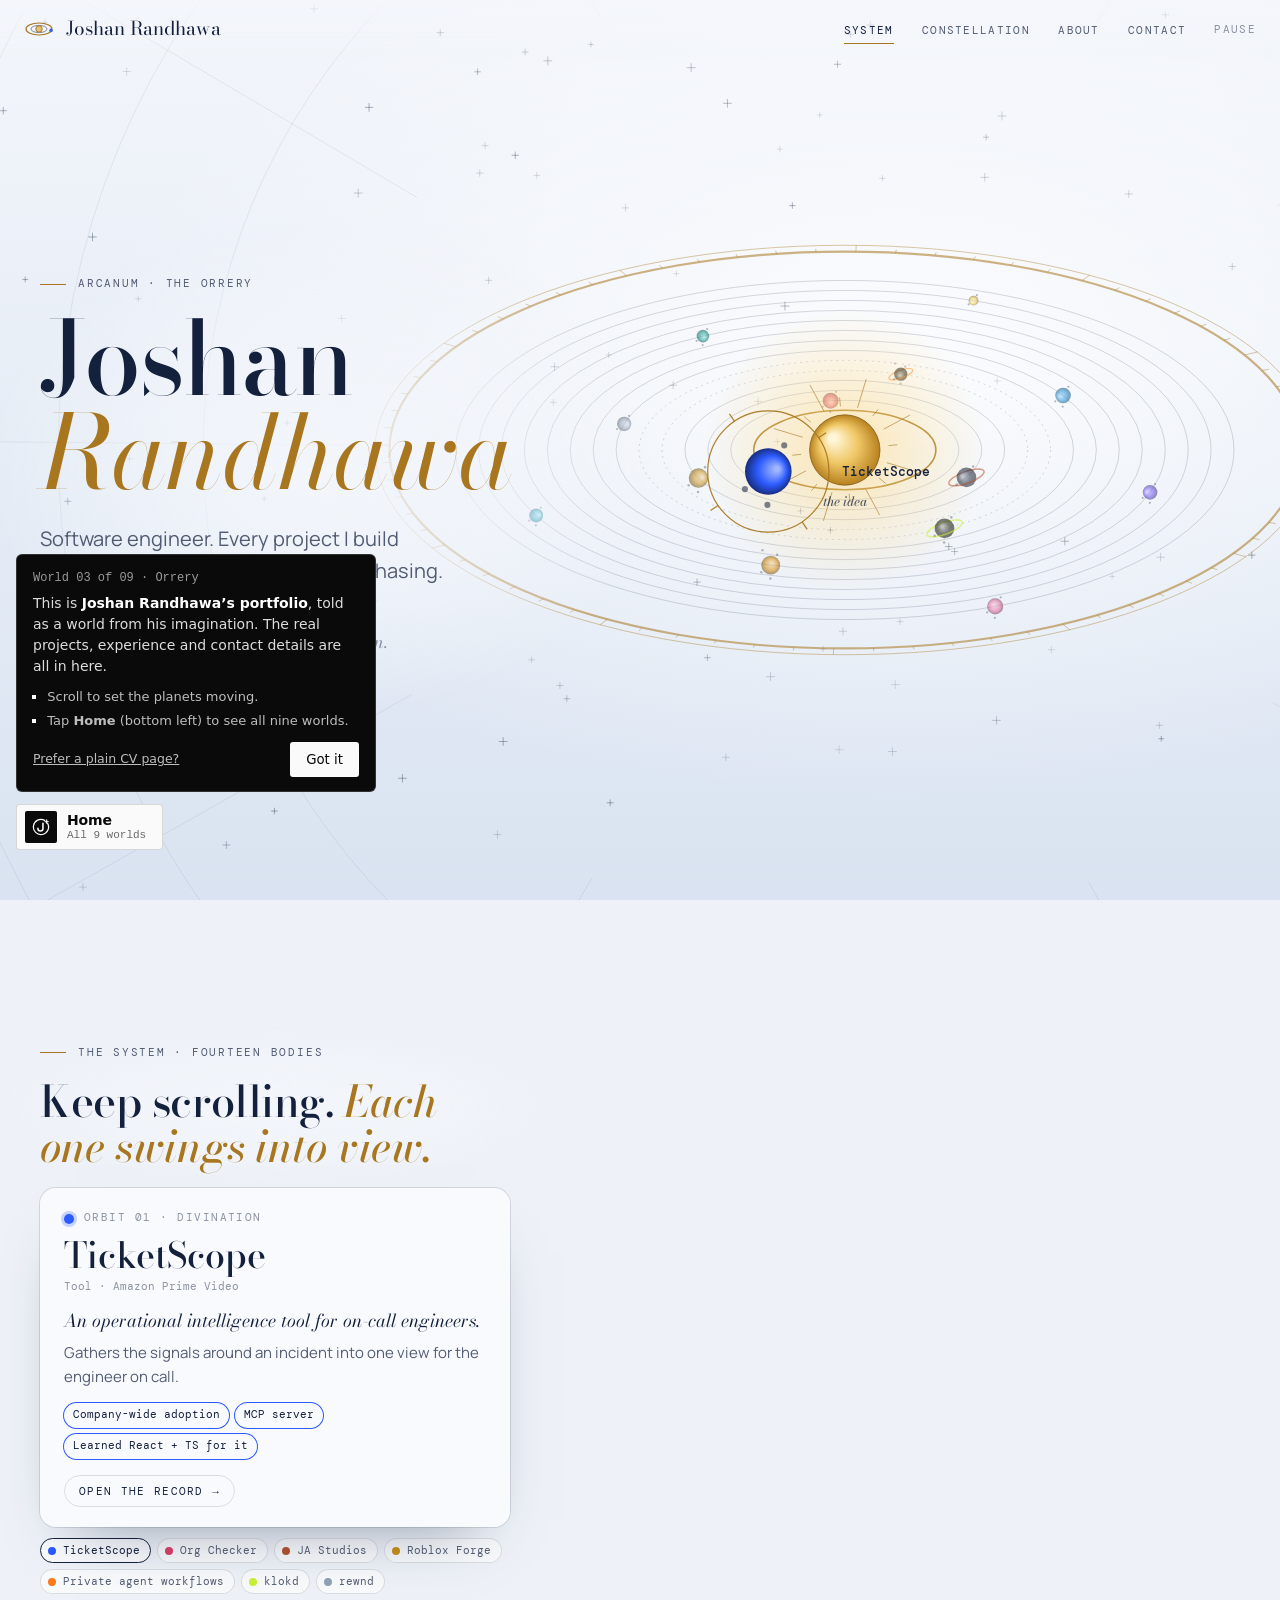
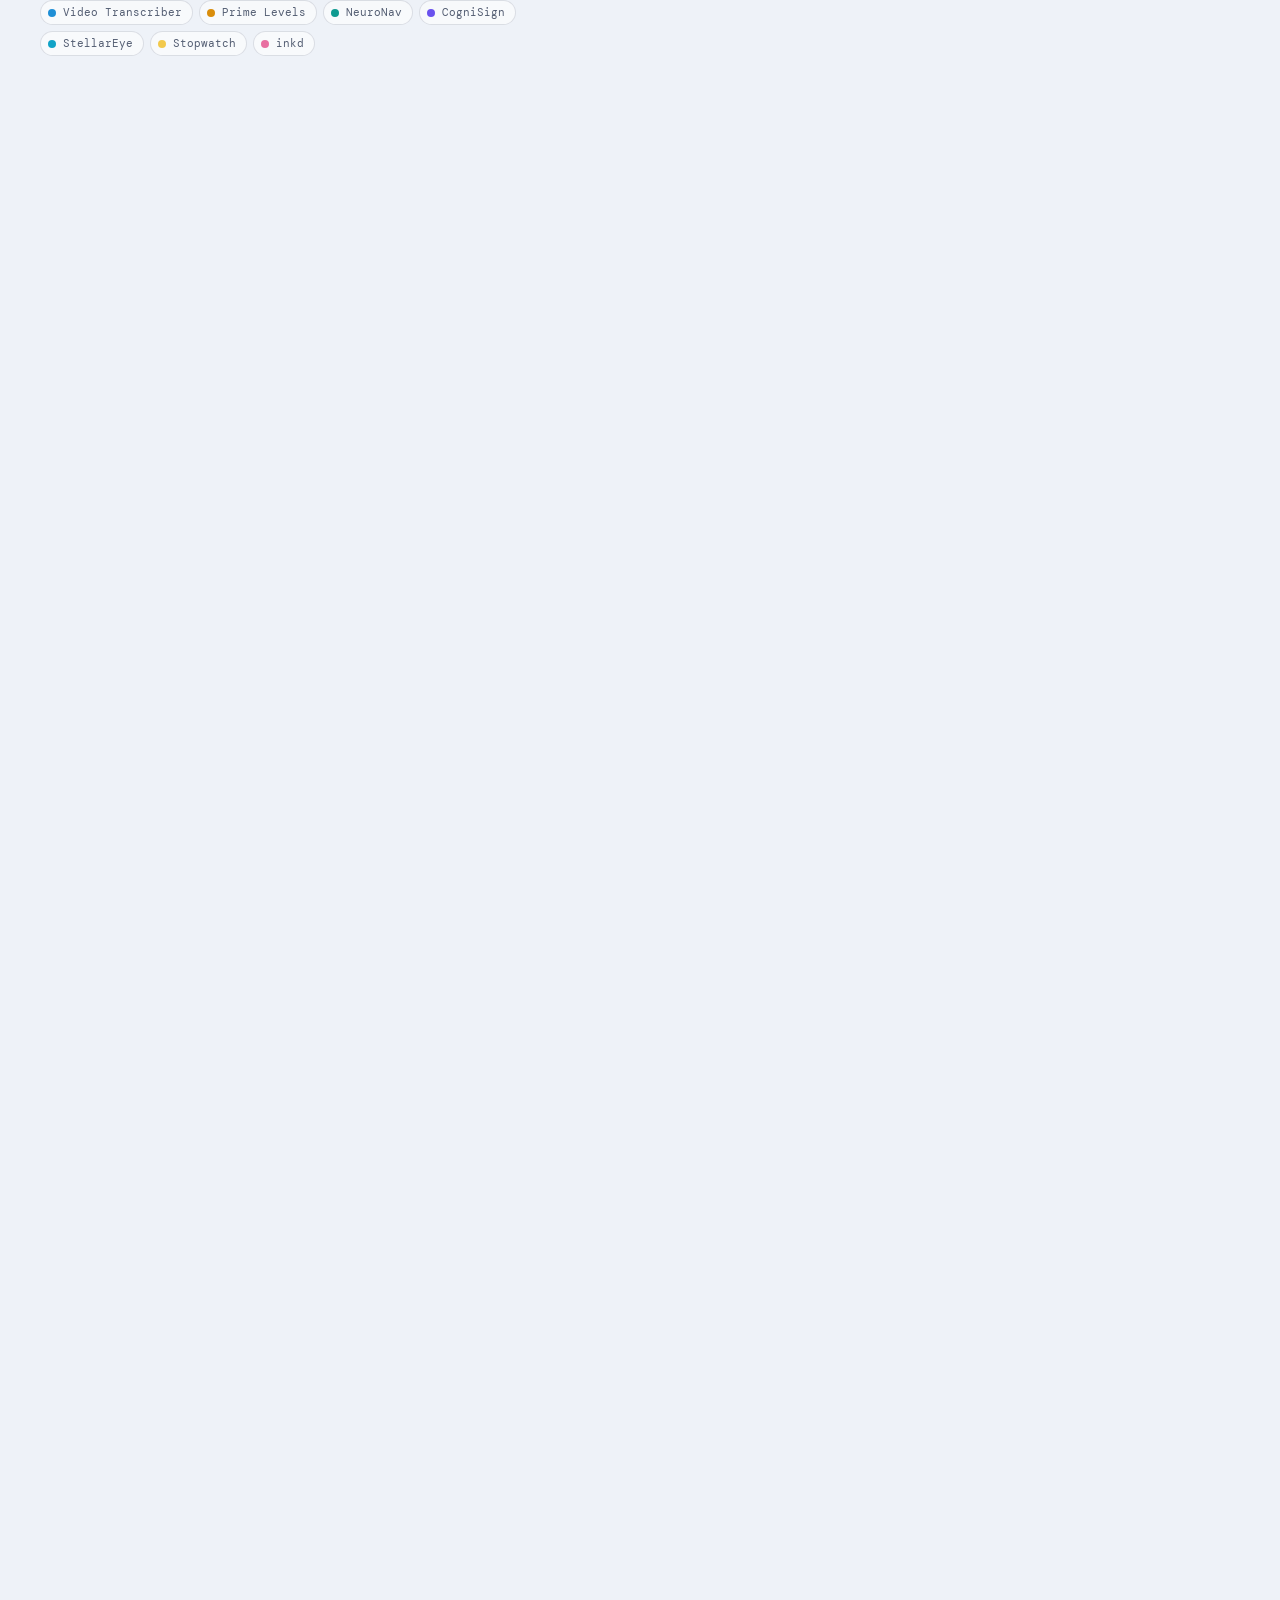
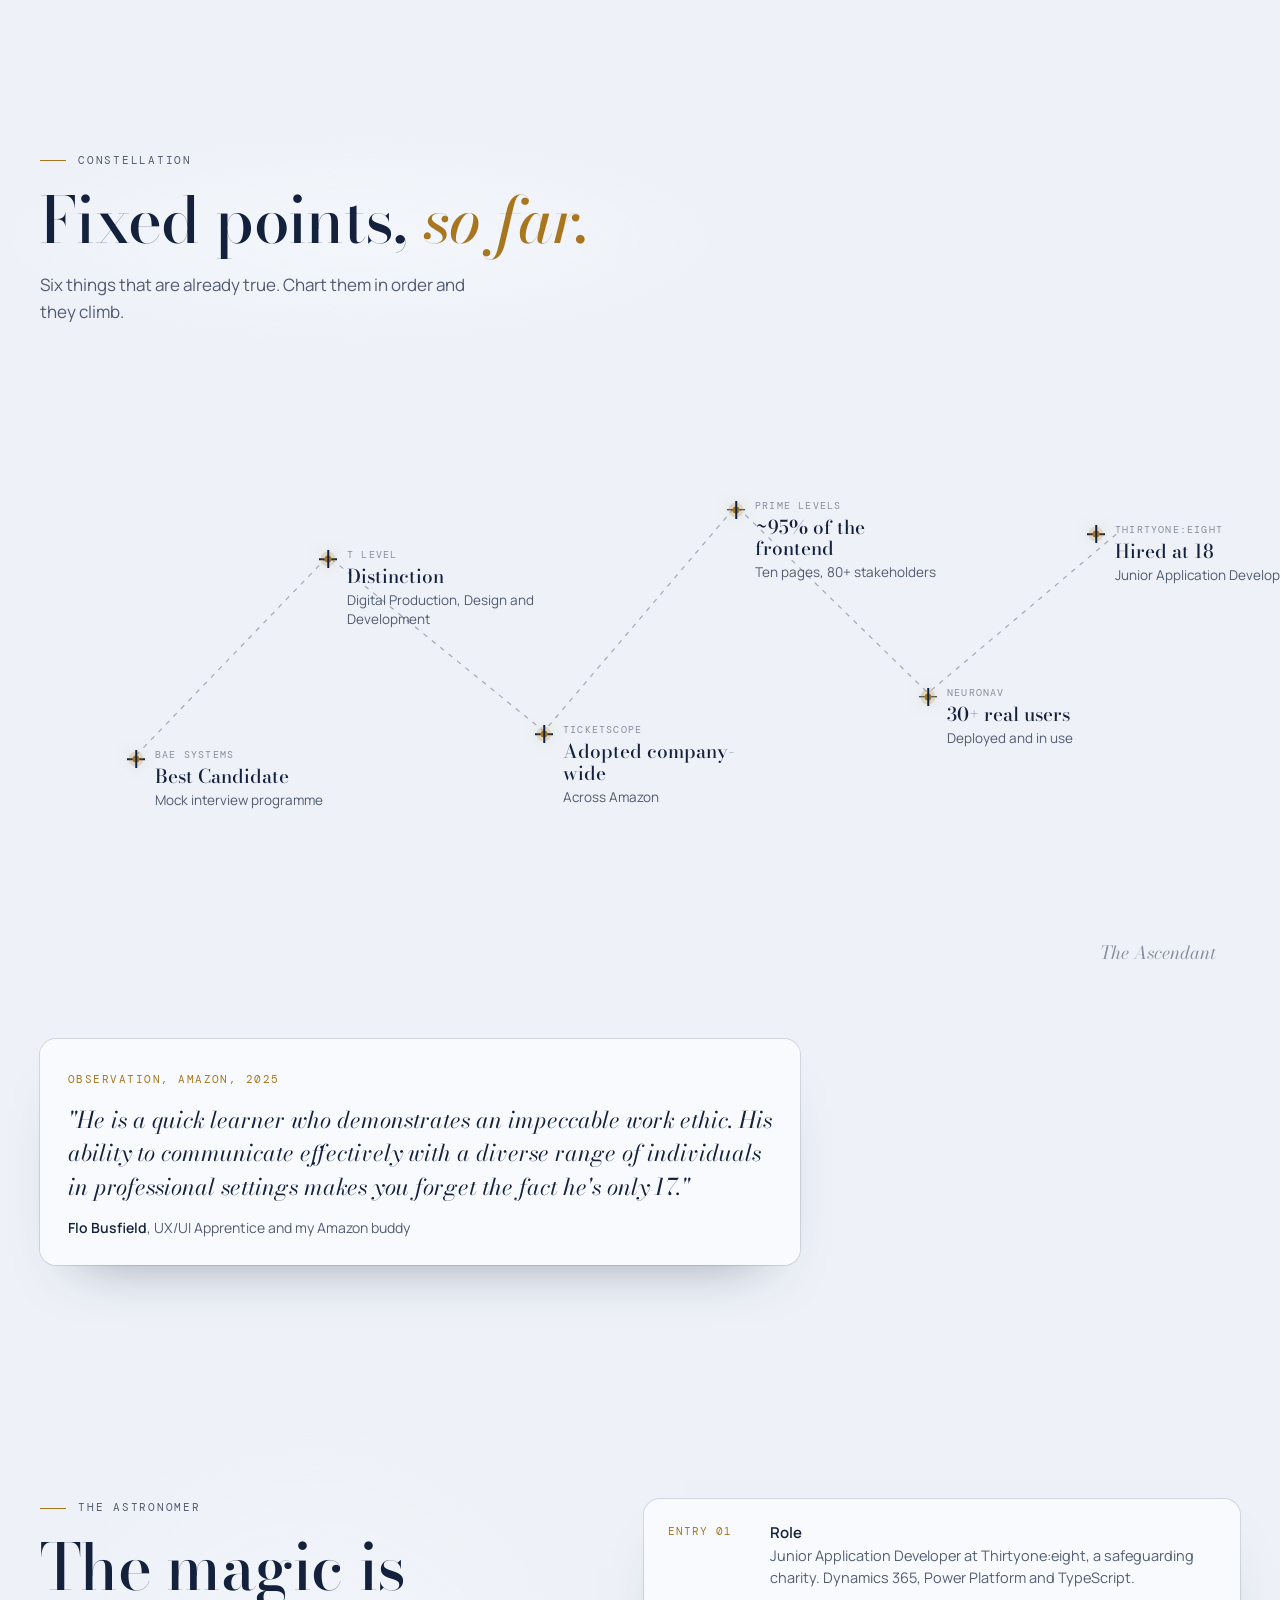
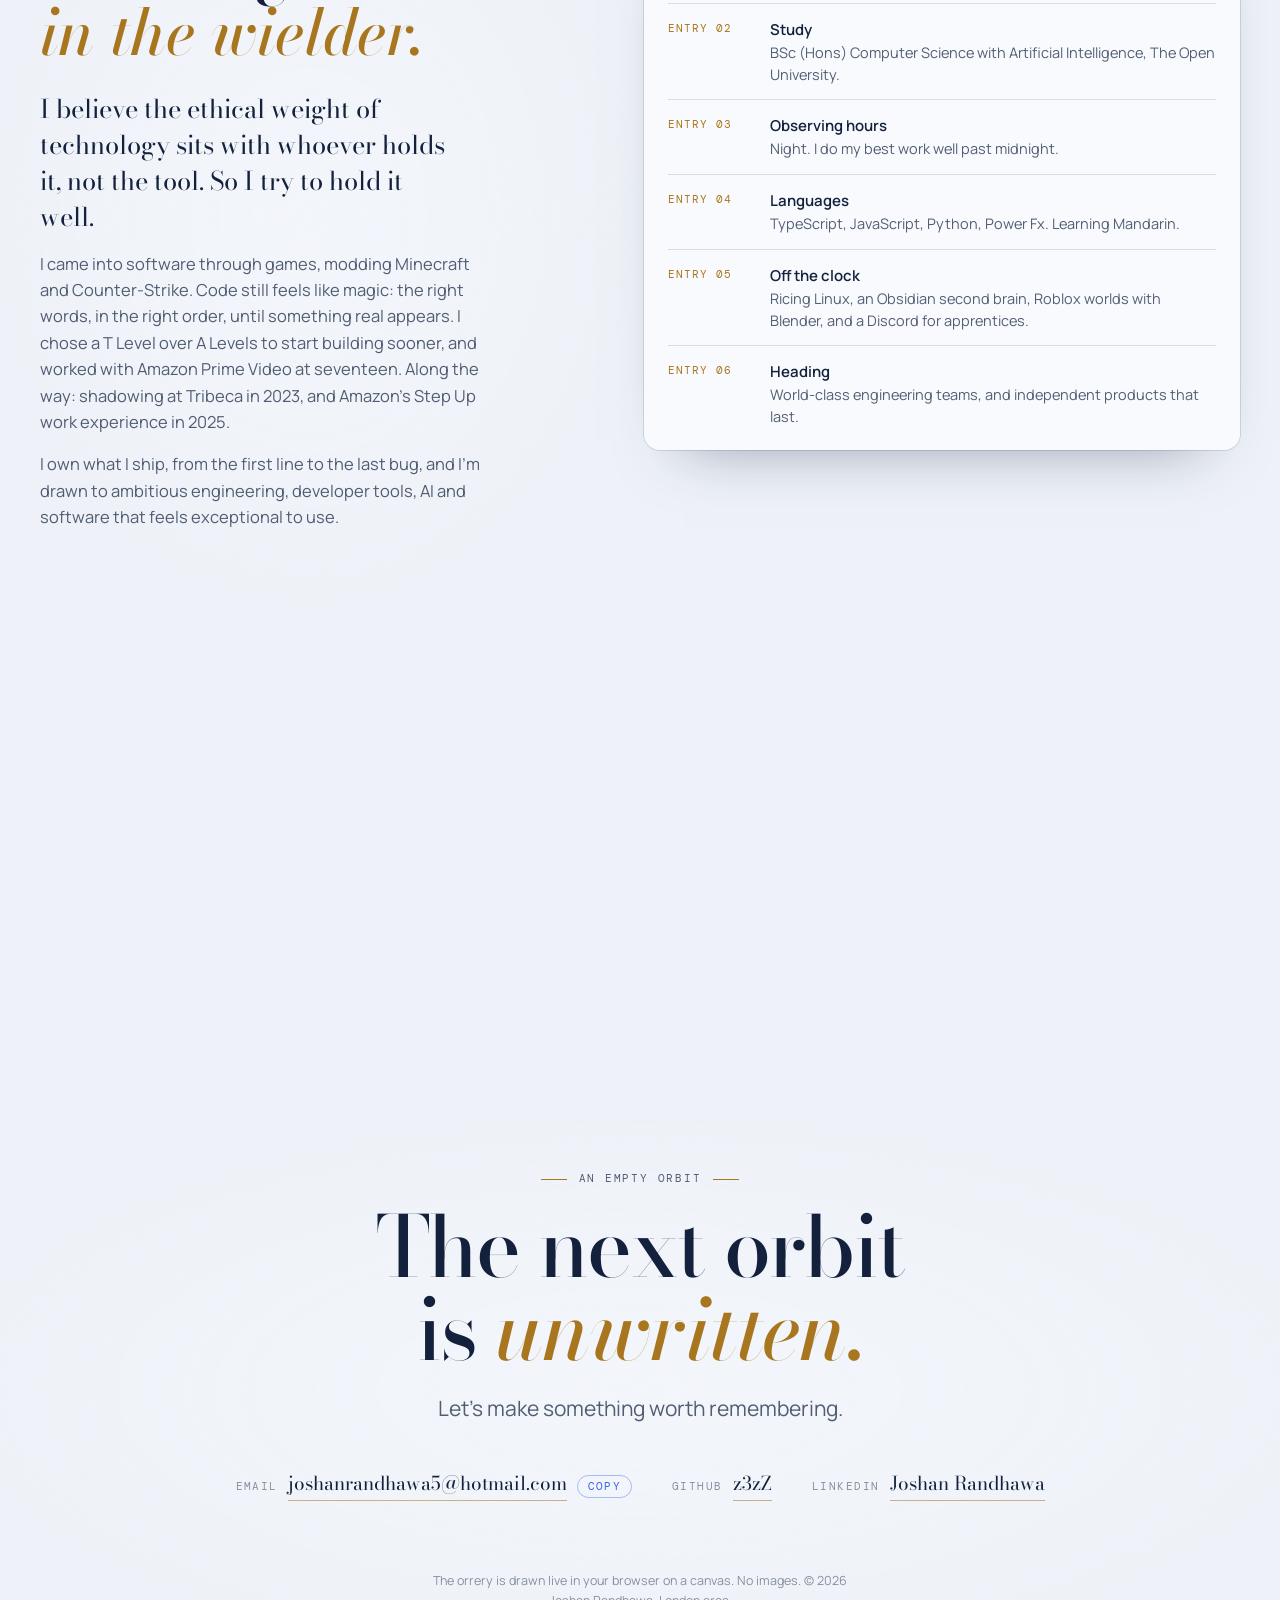
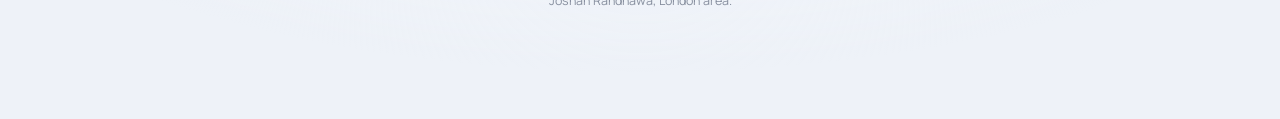
<file: orrery.html>
<!doctype html>
<html lang="en">
<head>
<meta charset="utf-8">
<meta name="viewport" content="width=device-width, initial-scale=1, viewport-fit=cover">
<link rel="icon" type="image/svg+xml" href="data:image/svg+xml,%3Csvg%20xmlns%3D%22http%3A//www.w3.org/2000/svg%22%20viewBox%3D%220%200%2032%2032%22%3E%3Cstyle%3Eg%7Bstroke%3A%230a0a0a%7D.s%7Bfill%3A%230a0a0a%7D%40media%20%28prefers-color-scheme%3Adark%29%7Bg%7Bstroke%3A%23fafafa%7D.s%7Bfill%3A%23fafafa%7D%7D%3C/style%3E%3Cg%20fill%3D%22none%22%20stroke-linecap%3D%22round%22%20stroke-linejoin%3D%22round%22%20stroke-width%3D%222.6%22%3E%3Cpath%20d%3D%22M22.5%204.2A13.5%2013.5%200%201%200%2027.8%209.5%22%20stroke-width%3D%223.2%22/%3E%3Cpath%20d%3D%22M26%202.5l1.1%202.9%202.9%201.1-2.9%201.1-1.1%202.9-1.1-2.9-2.9-1.1%202.9-1.1z%22%20class%3D%22s%22%20stroke-width%3D%22.6%22/%3E%3Cpath%20d%3D%22M19.5%209.5V18.5a4.5%204.5%200%200%201-9%200%22%20stroke-width%3D%223.2%22/%3E%3C/g%3E%3C/svg%3E">
<style>body{margin:0}img{max-width:100%}[hidden]{display:none!important}</style>
<title>Orrery · Joshan Randhawa</title>
<link rel="canonical" href="https://www.joshan.dev/">
<meta name="theme-color" content="#b08a5b">
<link rel="apple-touch-icon" href="/apple-touch-icon.png">
<meta property="og:type" content="website">
<meta property="og:site_name" content="joshan.dev">
<meta property="og:title" content="Orrery · Joshan Randhawa">
<meta property="og:description" content="Fourteen projects orbit one sun, the idea. Each swings into view as you scroll. One of nine portfolio worlds by Joshan Randhawa.">
<meta property="og:url" content="https://www.joshan.dev/orrery.html">
<meta property="og:image" content="https://www.joshan.dev/og/orrery.png">
<meta property="og:image:width" content="1200">
<meta property="og:image:height" content="630">
<meta property="og:image:alt" content="Orrery · Joshan Randhawa">
<meta name="twitter:card" content="summary_large_image">
<meta name="twitter:title" content="Orrery · Joshan Randhawa">
<meta name="twitter:description" content="Fourteen projects orbit one sun, the idea. Each swings into view as you scroll. One of nine portfolio worlds by Joshan Randhawa.">
<meta name="twitter:image" content="https://www.joshan.dev/og/orrery.png">

<meta name="claude:viewport-fit-sides" content="cover">
<meta name="description" content="Joshan Randhawa, software engineer. Every project orbits the same sun: an idea worth chasing.">
<link rel="preconnect" href="https://fonts.googleapis.com">
<link rel="preconnect" href="https://fonts.gstatic.com" crossorigin>
<link rel="stylesheet" href="https://fonts.googleapis.com/css2?family=Bodoni+Moda:ital,opsz,wght@0,6..96,400;0,6..96,500;0,6..96,600;1,6..96,400&family=DM+Mono:wght@400;500&family=Manrope:wght@400;500;600&display=swap">
<style>
/* Layout: a brass orrery hangs in a daylit sky (canvas, fixed). The page scrolls normally past it; in the pinned
   "System" chapter each scroll step swings one project-planet to the front while its record sits beside it. */
:root{
  --sky:#eef2f8;
  --sky-2:#d9e3f1;
  --ink:#14213d;
  --ink-dim:rgba(20,33,61,.72);
  --ink-faint:rgba(20,33,61,.48);
  --rule:rgba(20,33,61,.13);
  --brass:#a8761e;
  --brass-lt:#e3c27a;
  --azure:#3563e9;
  --card:rgba(250,252,255,.82);
  --f-display:"Bodoni Moda","Didot","Bodoni 72",Georgia,serif;
  --f-body:"Manrope",system-ui,-apple-system,"Segoe UI",Roboto,sans-serif;
  --f-mono:"DM Mono",ui-monospace,SFMono-Regular,Menlo,monospace;
  --gutter:max(24px, env(safe-area-inset-left, 0px));
  --gutter-r:max(24px, env(safe-area-inset-right, 0px));
  color-scheme:light;
}
*{box-sizing:border-box}
html{background:var(--sky);scroll-behavior:smooth}
body{background:var(--sky);color:var(--ink);font-family:var(--f-body);font-size:16px;line-height:1.6;-webkit-font-smoothing:antialiased;overflow-x:hidden;
  background-image:radial-gradient(90% 70% at 70% 40%,#fbfcfe 0%,rgba(251,252,254,0) 70%),linear-gradient(180deg,#f3f6fb,var(--sky-2));background-attachment:fixed}
::selection{background:rgba(53,99,233,.18)}
a{color:inherit}
:focus-visible{outline:2px solid var(--azure);outline-offset:3px;border-radius:2px}
#sky{position:fixed;inset:0;width:100%;height:100%;z-index:0;pointer-events:none}
main{position:relative;z-index:2}
.skip{position:absolute;left:var(--gutter);top:-60px;z-index:50;background:var(--ink);color:var(--sky);padding:10px 14px;font-size:14px;text-decoration:none}
.skip:focus{top:calc(env(safe-area-inset-top,0px) + 12px)}
body.hot{cursor:pointer}

.nav{position:fixed;top:0;left:0;right:0;z-index:30;display:flex;align-items:center;justify-content:space-between;gap:16px;
  padding-top:calc(env(safe-area-inset-top,0px) + 14px);padding-bottom:18px;padding-left:var(--gutter);padding-right:var(--gutter-r);
  background:linear-gradient(to bottom,rgba(243,246,251,.88),rgba(243,246,251,0))}
.mark{display:flex;align-items:center;gap:12px;text-decoration:none;font-family:var(--f-display);font-size:19px;white-space:nowrap}
.mark svg{width:30px;height:30px}
.nav ul{display:flex;align-items:center;gap:clamp(12px,2.2vw,30px);list-style:none;margin:0;padding:0}
.lk,.still{font-family:var(--f-mono);font-size:11px;letter-spacing:.12em;text-transform:uppercase;color:var(--ink-dim);text-decoration:none;padding:6px 0;border:0;border-bottom:1px solid transparent;background:none;cursor:pointer}
.lk:hover,.still:hover{color:var(--ink)}
.lk[aria-current="true"]{color:var(--ink);border-bottom-color:var(--brass)}
.still{color:var(--ink-faint)}
@media (max-width:720px){.mark .name{display:none}.nav ul{gap:13px}.lk,.still{font-size:10px;letter-spacing:.07em}.lk.opt{display:none}}

section{position:relative;overflow-x:clip;padding-left:var(--gutter);padding-right:var(--gutter-r)}
.wrap{max-width:1200px;margin:0 auto;width:100%}
.eyebrow{display:flex;align-items:center;gap:12px;margin:0 0 18px;font-family:var(--f-mono);font-size:11px;letter-spacing:.16em;text-transform:uppercase;color:var(--ink-dim)}
.eyebrow::before{content:"";width:26px;height:1px;background:var(--brass)}
h2.sec{font-family:var(--f-display);font-weight:500;font-size:clamp(36px,5vw,68px);line-height:1.02;letter-spacing:-.01em;margin:0;text-wrap:balance}
h2.sec em{font-style:italic;color:var(--brass)}
.lead{color:var(--ink-dim);font-size:17px;max-width:46ch;margin:18px 0 0}
.mist{position:relative;isolation:isolate}
.mist::before{content:"";position:absolute;inset:-14% -10%;z-index:-1;pointer-events:none;background:radial-gradient(closest-side,rgba(243,246,251,.9),rgba(243,246,251,.55) 55%,rgba(243,246,251,0))}

/* arrival */
#arrival{min-height:100svh;display:flex;align-items:center;padding-block:120px 80px}
.hero{max-width:560px}
.hero h1{font-family:var(--f-display);font-weight:500;font-size:clamp(52px,8vw,118px);line-height:.92;letter-spacing:-.02em;margin:0;text-wrap:balance}
.hero h1 i{font-weight:400;color:var(--brass)}
.hero .sub{font-size:clamp(17px,1.6vw,20px);color:var(--ink-dim);margin:24px 0 0;max-width:34ch}
.hero-row{display:flex;flex-wrap:wrap;align-items:center;gap:14px 26px;margin-top:34px}
.btn{display:inline-flex;align-items:center;gap:10px;padding:12px 20px;border-radius:999px;background:var(--ink);color:#f3f6fb;font-family:var(--f-mono);font-size:12px;letter-spacing:.1em;text-transform:uppercase;text-decoration:none;box-shadow:0 0 0 4px rgba(168,118,30,.18)}
.btn:hover{box-shadow:0 0 0 7px rgba(168,118,30,.24)}
.whisper{margin:0;font-family:var(--f-display);font-style:italic;font-size:17px;color:var(--ink-faint)}

/* system */
#system{height:calc(var(--n) * 34vh + 100vh);padding:0}
.sys{position:sticky;top:0;height:100vh;height:100svh;padding-left:var(--gutter);padding-right:var(--gutter-r);display:flex;align-items:center}
.sys .wrap{display:flex;flex-direction:column;gap:20px}
.sys-head{max-width:480px}
.sys-head h2{font-size:clamp(30px,3.4vw,46px)}
.panels{position:relative;width:min(470px,100%);min-height:330px}
.pl{position:absolute;inset:0 auto auto 0;width:100%;padding:22px 24px 20px;background:var(--card);border-radius:16px;box-shadow:0 0 0 1px var(--rule),0 30px 60px -36px rgba(20,33,61,.5);backdrop-filter:blur(6px);
  opacity:0;visibility:hidden;transform:translateY(10px);transition:opacity .45s,transform .45s,visibility 0s .45s}
.pl.on{opacity:1;visibility:visible;transform:none;transition:opacity .45s,transform .45s,visibility 0s}
.pl .orb{display:flex;align-items:center;gap:10px;font-family:var(--f-mono);font-size:10.5px;letter-spacing:.14em;text-transform:uppercase;color:var(--ink-faint);margin:0}
.pl .orb i{width:10px;height:10px;border-radius:50%;background:var(--pc);box-shadow:0 0 0 3px color-mix(in srgb,var(--pc) 25%,transparent)}
.pl h3{font-family:var(--f-display);font-weight:500;font-size:clamp(30px,2.8vw,40px);line-height:1.04;margin:10px 0 0}
.pl.dk h3{font-family:"JetBrains Mono",var(--f-mono);font-weight:500;letter-spacing:-.04em}
.pl.ja h3{font-family:Georgia,serif;font-weight:400}
.pl .ty{font-family:var(--f-mono);font-size:11px;color:var(--ink-faint);margin:4px 0 0}
.pl .lede{font-family:var(--f-display);font-style:italic;font-size:18px;line-height:1.4;margin:12px 0 0}
.pl .fx{color:var(--ink-dim);font-size:15px;margin:8px 0 0}
.chips{list-style:none;margin:14px 0 0;padding:0;display:flex;flex-wrap:wrap;gap:6px}
.chips li{font-family:var(--f-mono);font-size:10.5px;padding:4px 9px;border-radius:99px;box-shadow:0 0 0 1px var(--pc);color:var(--ink)}
.rec{margin-top:16px;font-family:var(--f-mono);font-size:11px;letter-spacing:.12em;text-transform:uppercase;color:var(--ink);background:none;border:1px solid var(--rule);border-radius:99px;padding:8px 14px;cursor:pointer}
.rec:hover{border-color:var(--brass)}
.rec::after{content:" \2192"}
.idx{display:flex;flex-wrap:wrap;gap:6px;list-style:none;margin:0;padding:0;max-width:480px}
.idx button{display:flex;align-items:center;gap:7px;font-family:var(--f-mono);font-size:10.5px;color:var(--ink-dim);background:rgba(255,255,255,.6);border:1px solid var(--rule);border-radius:99px;padding:5px 10px 5px 7px;cursor:pointer}
.idx button i{width:8px;height:8px;border-radius:50%;background:var(--pc)}
.idx button[aria-current="true"]{color:var(--ink);border-color:var(--ink)}
@media (max-width:860px){
  .sys{align-items:flex-end;padding-bottom:calc(env(safe-area-inset-bottom,0px) + 18px)}
  .sys-head{display:none}
  .panels{min-height:300px}
  .pl{padding:18px 18px 16px}
  .pl .fx{display:none}
  .idx{flex-wrap:nowrap;overflow-x:auto;scrollbar-width:none;max-width:100%}
  .idx::-webkit-scrollbar{display:none}
  .idx button{white-space:nowrap}
}

/* constellation */
#stars{padding-block:18vh 12vh}
.chart{position:relative;margin-top:44px;aspect-ratio:1000/520;max-width:100%}
.chart svg{position:absolute;inset:0;width:100%;height:100%}
.chart .ln{fill:none;stroke:var(--ink);stroke-opacity:.35;stroke-width:1;stroke-dasharray:4 5}
.star{position:absolute;transform:translate(-9px,-9px);display:grid;grid-template-columns:18px minmax(0,1fr);gap:10px;align-items:start;width:min(220px,24vw)}
.star .pt{width:18px;height:18px;position:relative;display:block}
.star .pt::before,.star .pt::after{content:"";position:absolute;left:50%;top:50%;background:var(--ink);transform:translate(-50%,-50%)}
.star .pt::before{width:18px;height:1.5px}.star .pt::after{width:1.5px;height:18px}
.star .pt i{position:absolute;left:50%;top:50%;width:7px;height:7px;border-radius:50%;background:var(--brass);transform:translate(-50%,-50%);box-shadow:0 0 0 4px rgba(168,118,30,.18),0 0 16px rgba(168,118,30,.6)}
.star b{display:block;font-family:var(--f-display);font-weight:500;font-size:19px;line-height:1.15}
.star span{display:block;font-size:13.5px;color:var(--ink-dim);line-height:1.4;margin-top:3px}
.star small{display:block;font-family:var(--f-mono);font-size:10px;letter-spacing:.12em;text-transform:uppercase;color:var(--ink-faint);margin-bottom:3px}
.cname{position:absolute;right:2%;bottom:4%;font-family:var(--f-display);font-style:italic;font-size:18px;color:var(--ink-faint)}
.obs{margin:46px 0 0;max-width:760px;padding:26px 28px;border-radius:16px;background:var(--card);box-shadow:0 0 0 1px var(--rule),0 30px 60px -40px rgba(20,33,61,.5)}
.obs .lbl{font-family:var(--f-mono);font-size:10.5px;letter-spacing:.14em;text-transform:uppercase;color:var(--brass)}
.obs blockquote{margin:12px 0 0;font-family:var(--f-display);font-style:italic;font-size:clamp(19px,1.8vw,23px);line-height:1.45}
.obs figcaption{margin-top:14px;font-size:14px;color:var(--ink-dim)}
.obs figcaption b{color:var(--ink);font-weight:600}
@media (max-width:760px){
  .chart{aspect-ratio:auto;display:grid;gap:18px}
  .chart svg,.cname{display:none}
  .star{position:static;transform:none;width:auto}
}

/* log */
#log{padding-block:14vh}
.log{display:grid;grid-template-columns:minmax(0,.95fr) minmax(0,1.05fr);gap:clamp(30px,5vw,80px);align-items:start}
.log .big{font-family:var(--f-display);font-size:clamp(21px,2vw,27px);line-height:1.4;margin:26px 0 0;max-width:26ch}
.log p.b{color:var(--ink-dim);font-size:16.5px;max-width:44ch;margin:16px 0 0}
.entries{list-style:none;margin:0;padding:8px 24px;border-radius:16px;background:var(--card);box-shadow:0 0 0 1px var(--rule),0 30px 60px -40px rgba(20,33,61,.5)}
.entries li{display:grid;grid-template-columns:86px minmax(0,1fr);gap:16px;padding:14px 0;border-top:1px solid var(--rule)}
.entries li:first-child{border-top:0}
.entries .no{font-family:var(--f-mono);font-size:10.5px;letter-spacing:.1em;text-transform:uppercase;color:var(--brass);padding-top:3px}
.entries b{display:block;font-weight:600;font-size:15px}
.entries span{display:block;color:var(--ink-dim);font-size:14.5px;line-height:1.5}
@media (max-width:860px){.log{grid-template-columns:1fr}}
@media (max-width:460px){.entries li{grid-template-columns:1fr;gap:3px}}

/* final */
#final{min-height:118vh;display:flex;align-items:flex-end;padding-block:20vh 12vh;text-align:center}
#final .eyebrow{justify-content:center}
#final .eyebrow::after{content:"";width:26px;height:1px;background:var(--brass)}
.final{font-family:var(--f-display);font-weight:500;font-size:clamp(42px,6.6vw,96px);line-height:.98;letter-spacing:-.02em;margin:0 auto;max-width:12ch;text-wrap:balance}
.final em{font-style:italic;color:var(--brass)}
.final-sub{font-size:clamp(18px,1.8vw,21px);color:var(--ink-dim);margin:20px 0 0}
.contact{list-style:none;margin:44px auto 0;padding:0;display:flex;flex-wrap:wrap;justify-content:center;gap:14px 40px}
.contact li{display:flex;align-items:baseline;gap:10px;flex-wrap:wrap;justify-content:center}
.c-l{font-family:var(--f-mono);font-size:10.5px;letter-spacing:.14em;text-transform:uppercase;color:var(--ink-faint)}
.c-v{font-family:var(--f-display);font-size:19px;text-decoration:none;border-bottom:1px solid rgba(168,118,30,.55);user-select:all;overflow-wrap:anywhere}
a.c-v:hover{border-bottom-color:var(--brass)}
.copy{font-family:var(--f-mono);font-size:10.5px;letter-spacing:.12em;text-transform:uppercase;color:var(--azure);background:none;border:1px solid rgba(53,99,233,.4);border-radius:99px;padding:4px 10px;cursor:pointer}
.foot{margin:70px auto 0;max-width:52ch;font-size:12.5px;color:var(--ink-faint)}

.toast{position:fixed;z-index:40;left:50%;bottom:calc(env(safe-area-inset-bottom,0px) + 22px);transform:translateX(-50%);padding:12px 18px;border-radius:12px;background:var(--ink);color:#f3f6fb;font-family:var(--f-display);font-style:italic;font-size:17px;box-shadow:0 20px 40px -20px rgba(0,0,0,.6);opacity:0;pointer-events:none;transition:opacity .4s}
.toast.on{opacity:1}
@media (prefers-reduced-motion:reduce){html{scroll-behavior:auto}.pl,.pl.on{transition:none}}
/* shared project sheet; each build sets these tokens on .sheet */
.sheet{--el:#2d5bff;--sh-bg:#fbfcfd;--sh-fg:#12151b;--sh-dim:rgba(18,21,27,.62);--sh-rule:rgba(18,21,27,.12);--sh-title:inherit;--sh-tw:600;--sh-ls:-.02em;--sh-tt:none;--sh-r:18px;--sh-br:999px;--sh-mono:ui-monospace,SFMono-Regular,Menlo,monospace;--sh-back:rgba(220,228,240,.55);
  --viz-bg:#0f1524;--viz-a:var(--el);--viz-b:#eef1f6;
  border:0;padding:0;margin:auto;width:min(1060px,calc(100% - 32px));max-width:none;max-height:calc(100dvh - 48px);overflow:auto;border-radius:var(--sh-r);background:var(--sh-bg);color:var(--sh-fg);box-shadow:0 0 0 1.5px var(--el),0 60px 120px -40px rgba(18,21,27,.6)}
.sheet[open]{animation:sh-in .6s cubic-bezier(.2,.75,.1,1)}
@keyframes sh-in{from{opacity:0;transform:scale(.95) translateY(10px);filter:blur(4px)}to{opacity:1;transform:none;filter:none}}
.sheet::backdrop{background:var(--sh-back);backdrop-filter:blur(3px)}
.sheet.dk{--sh-bg:#0e0f0b;--sh-fg:#e9ebdd;--sh-dim:rgba(233,235,221,.6);--sh-rule:rgba(233,235,221,.14);--viz-bg:#070806;--viz-b:#e9ebdd}
.sheet.ja{--sh-bg:#1d2a44;--sh-fg:#f2ebe4;--sh-dim:rgba(242,235,228,.62);--sh-rule:rgba(242,235,228,.16);--viz-bg:#121a2d;--viz-b:#f2ebe4}
.sheet-grid{display:grid;grid-template-columns:minmax(0,.85fr) minmax(0,1.15fr);min-height:min(600px,calc(100dvh - 48px))}
.sheet-viz{margin:0;background:var(--viz-bg);display:grid;place-items:center;padding:clamp(24px,4vw,52px)}
.sheet-viz svg{width:100%;max-width:400px;height:auto;display:block}
.sheet-body{padding:clamp(28px,4.5vw,56px);display:flex;flex-direction:column;min-width:0}
.sh-eyebrow{margin:0;font-family:var(--sh-mono);font-size:11px;letter-spacing:.14em;text-transform:uppercase;color:var(--sh-dim);display:flex;align-items:center;gap:10px}
.sh-eyebrow::before{content:"";width:10px;height:10px;border-radius:50%;background:var(--el);flex:0 0 10px}
.sheet h2{font-family:var(--sh-title);font-weight:var(--sh-tw);font-size:clamp(30px,3.8vw,48px);line-height:1.04;letter-spacing:var(--sh-ls);text-transform:var(--sh-tt);margin:14px 0 0}
.sheet.dk h2{font-family:"JetBrains Mono",var(--sh-mono);font-weight:500;letter-spacing:-.03em;text-transform:none}
.sheet.ja h2{font-family:Georgia,"Times New Roman",serif;font-weight:400;letter-spacing:.01em;text-transform:none}
.sh-lede{font-size:clamp(17px,1.5vw,19px);line-height:1.5;margin:14px 0 0;max-width:42ch}
.sheet.dk .sh-lede{font-family:"JetBrains Mono",var(--sh-mono);font-size:16px;color:var(--el)}
.sh-stats{display:flex;flex-wrap:wrap;gap:8px;margin:20px 0 0;padding:0;list-style:none}
.sh-stats li{font-family:var(--sh-mono);font-size:11px;padding:5px 10px;border-radius:var(--sh-br);box-shadow:0 0 0 1px var(--el)}
.sh-facts{margin:24px 0 0;display:grid}
.sh-facts div{display:grid;grid-template-columns:110px minmax(0,1fr);gap:16px;padding:13px 0;border-top:1px solid var(--sh-rule)}
.sh-facts dt{font-family:var(--sh-mono);font-size:10.5px;letter-spacing:.12em;text-transform:uppercase;color:var(--sh-dim);padding-top:3px}
.sh-facts dd{margin:0;font-size:15.5px;line-height:1.6}
.sh-note{display:flex;gap:12px;margin:18px 0 0;font-size:13.5px;color:var(--sh-dim)}
.sh-note::before{content:"";flex:0 0 9px;height:9px;margin-top:6px;transform:rotate(45deg);background:var(--el)}
.sh-nav{margin-top:auto;padding-top:30px;display:flex;align-items:center;justify-content:space-between;gap:12px}
.sh-btn{font-family:var(--sh-mono);font-size:11px;letter-spacing:.12em;text-transform:uppercase;color:var(--sh-fg);background:none;border:1px solid var(--sh-rule);border-radius:var(--sh-br);padding:9px 16px;cursor:pointer}
.sh-btn:hover{border-color:var(--el)}
.sh-count{font-family:var(--sh-mono);font-size:11px;color:var(--sh-dim);font-variant-numeric:tabular-nums}
.sh-close{position:absolute;top:14px;right:14px;font-family:var(--sh-mono);font-size:10.5px;letter-spacing:.12em;text-transform:uppercase;color:#eef1f6;background:rgba(0,0,0,.42);border:1px solid rgba(255,255,255,.25);border-radius:var(--sh-br);padding:7px 13px;cursor:pointer}
.sheet-body.swap{animation:sh-swap .45s ease both}
@keyframes sh-swap{from{opacity:.3;transform:translateY(6px)}to{opacity:1;transform:none}}
@media (max-width:760px){
  .sheet{width:100%;margin:auto 0 0;max-height:92dvh;border-radius:var(--sh-r) var(--sh-r) 0 0}
  .sheet-grid{grid-template-columns:1fr;min-height:0}
  .sheet-viz{height:200px;padding:18px}.sheet-viz svg{height:100%;width:auto}
  .sh-facts div{grid-template-columns:1fr;gap:3px}
  .sheet-body{padding-bottom:calc(env(safe-area-inset-bottom,0px) + 26px)}
}
@media (prefers-reduced-motion:reduce){.sheet[open],.sheet-body.swap{animation:none}}

.sheet{--sh-bg:#f8fafd;--sh-fg:var(--ink);--sh-dim:rgba(20,33,61,.62);--sh-rule:rgba(20,33,61,.12);--sh-title:var(--f-display);--sh-tw:500;--sh-ls:-.01em;--sh-r:18px;--sh-mono:var(--f-mono);--sh-back:rgba(214,224,240,.6);--viz-bg:#14213d}
</style>

<canvas id="sky" aria-hidden="true"></canvas>
<a class="skip" href="#system">Skip to the work</a>

<header class="nav">
  <a class="mark" href="index.html" aria-label="Home: Joshan Randhawa's portfolio, all nine worlds">
    <svg viewBox="0 0 30 30" aria-hidden="true"><ellipse cx="15" cy="15" rx="13" ry="6" fill="none" stroke="#a8761e" stroke-width="1.2"/><ellipse cx="15" cy="15" rx="8" ry="3.6" fill="none" stroke="#14213d" stroke-opacity=".5"/><circle cx="15" cy="15" r="3.2" fill="#e3c27a" stroke="#a8761e"/><circle cx="27" cy="16.4" r="1.8" fill="#3563e9"/></svg>
    <span class="name">Joshan Randhawa</span></a>
  <nav aria-label="Sections"><ul>
    <li><a class="lk" href="#system" data-i="1">System</a></li>
    <li><a class="lk opt" href="#stars" data-i="2">Constellation</a></li>
    <li><a class="lk" href="#log" data-i="3">About</a></li>
    <li><a class="lk" href="#final" data-i="4">Contact</a></li>
    <li><button class="still" id="still" type="button" aria-pressed="false">Pause</button></li>
  </ul></nav>
</header>

<main>
  <section id="arrival" aria-label="Introduction">
    <div class="wrap"><div class="hero mist">
      <p class="eyebrow">Arcanum · The orrery</p>
      <h1>Joshan <i>Randhawa</i></h1>
      <p class="sub">Software engineer. Every project I build orbits the same sun: an idea worth chasing.</p>
      <div class="hero-row">
        <a class="btn" href="#system">Set it in motion</a>
        <p class="whisper">Try clicking the sun.</p>
      </div>
    </div></div>
  </section>

  <section id="system" aria-labelledby="sys-h" style="--n:15">
    <div class="sys"><div class="wrap">
      <div class="sys-head mist">
        <p class="eyebrow">The system · Fourteen bodies</p>
        <h2 class="sec" id="sys-h">Keep scrolling. <em>Each one swings into view.</em></h2>
      </div>
      <div class="panels" id="panels"></div>
      <ul class="idx" id="idx" aria-label="Jump to a project"></ul>
    </div></div>
  </section>

  <section id="stars" aria-labelledby="stars-h">
    <div class="wrap">
      <div class="mist" style="max-width:640px">
        <p class="eyebrow">Constellation</p>
        <h2 class="sec" id="stars-h">Fixed points, <em>so far.</em></h2>
        <p class="lead">Six things that are already true. Chart them in order and they climb.</p>
      </div>
      <div class="chart">
        <svg viewBox="0 0 1000 520" preserveAspectRatio="none" aria-hidden="true"><polyline class="ln" points="80,322 240,156 420,302 580,114 740,270 900,135"/></svg>
        <div class="star" style="left:8%;top:62%"><span class="pt" aria-hidden="true"><i></i></span><div><small>BAE Systems</small><b>Best Candidate</b><span>Mock interview programme</span></div></div>
        <div class="star" style="left:24%;top:30%"><span class="pt" aria-hidden="true"><i></i></span><div><small>T Level</small><b>Distinction</b><span>Digital Production, Design and Development</span></div></div>
        <div class="star" style="left:42%;top:58%"><span class="pt" aria-hidden="true"><i></i></span><div><small>TicketScope</small><b>Adopted company-wide</b><span>Across Amazon</span></div></div>
        <div class="star" style="left:58%;top:22%"><span class="pt" aria-hidden="true"><i></i></span><div><small>Prime Levels</small><b>~95% of the frontend</b><span>Ten pages, 80+ stakeholders</span></div></div>
        <div class="star" style="left:74%;top:52%"><span class="pt" aria-hidden="true"><i></i></span><div><small>NeuroNav</small><b>30+ real users</b><span>Deployed and in use</span></div></div>
        <div class="star" style="left:88%;top:26%"><span class="pt" aria-hidden="true"><i></i></span><div><small>Thirtyone:eight</small><b>Hired at 18</b><span>Junior Application Developer</span></div></div>
        <span class="cname" aria-hidden="true">The Ascendant</span>
      </div>
      <figure class="obs">
        <span class="lbl">Observation, Amazon, 2025</span>
        <blockquote>"He is a quick learner who demonstrates an impeccable work ethic. His ability to communicate effectively with a diverse range of individuals in professional settings makes you forget the fact he's only 17."</blockquote>
        <figcaption><b>Flo Busfield</b>, UX/UI Apprentice and my Amazon buddy</figcaption>
      </figure>
    </div>
  </section>

  <section id="log" aria-labelledby="log-h">
    <div class="wrap log">
      <div class="mist">
        <p class="eyebrow">The astronomer</p>
        <h2 class="sec" id="log-h">The magic is <em>in the wielder.</em></h2>
        <p class="big">I believe the ethical weight of technology sits with whoever holds it, not the tool. So I try to hold it well.</p>
        <p class="b">I came into software through games, modding Minecraft and Counter-Strike. Code still feels like magic: the right words, in the right order, until something real appears. I chose a T Level over A Levels to start building sooner, and worked with Amazon Prime Video at seventeen. Along the way: shadowing at Tribeca in 2023, and Amazon’s Step Up work experience in 2025.</p>
        <p class="b">I own what I ship, from the first line to the last bug, and I'm drawn to ambitious engineering, developer tools, AI and software that feels exceptional to use.</p>
      </div>
      <ol class="entries">
        <li><span class="no">Entry 01</span><div><b>Role</b><span>Junior Application Developer at Thirtyone:eight, a safeguarding charity. Dynamics 365, Power Platform and TypeScript.</span></div></li>
        <li><span class="no">Entry 02</span><div><b>Study</b><span>BSc (Hons) Computer Science with Artificial Intelligence, The Open University.</span></div></li>
        <li><span class="no">Entry 03</span><div><b>Observing hours</b><span>Night. I do my best work well past midnight.</span></div></li>
        <li><span class="no">Entry 04</span><div><b>Languages</b><span>TypeScript, JavaScript, Python, Power Fx. Learning Mandarin.</span></div></li>
        <li><span class="no">Entry 05</span><div><b>Off the clock</b><span>Ricing Linux, an Obsidian second brain, Roblox worlds with Blender, and a Discord for apprentices.</span></div></li>
        <li><span class="no">Entry 06</span><div><b>Heading</b><span>World-class engineering teams, and independent products that last.</span></div></li>
      </ol>
    </div>
  </section>

  <section id="final" aria-labelledby="final-h">
    <div class="wrap"><div class="mist">
      <p class="eyebrow">An empty orbit</p>
      <h2 class="final" id="final-h">The next orbit is <em>unwritten.</em></h2>
      <p class="final-sub">Let's make something worth remembering.</p>
      <ul class="contact">
        <li><span class="c-l">Email</span><span class="c-v" id="email">joshanrandhawa5@hotmail.com</span><button class="copy" id="copy" type="button">Copy</button></li>
        <li><span class="c-l">GitHub</span><a class="c-v" href="https://github.com/z3zZ" target="_blank" rel="noopener">z3zZ</a></li>
        <li><span class="c-l">LinkedIn</span><a class="c-v" href="https://www.linkedin.com/in/joshan-randhawa/" target="_blank" rel="noopener">Joshan Randhawa</a></li>
      </ul>
      <p class="foot">The orrery is drawn live in your browser on a canvas. No images. © 2026 Joshan Randhawa, London area.</p>
    </div></div>
  </section>
</main>
<div class="toast" id="toast" role="status"></div>

<dialog class="sheet" id="sheet" aria-labelledby="sh-title">
  <div class="sheet-grid">
    <figure class="sheet-viz" id="sh-viz" aria-hidden="true"></figure>
    <div class="sheet-body" id="sh-body">
      <p class="sh-eyebrow" id="sh-context"></p>
      <h2 id="sh-title"></h2>
      <p class="sh-lede" id="sh-lede"></p>
      <ul class="sh-stats" id="sh-stats"></ul>
      <dl class="sh-facts" id="sh-facts"></dl>
      <p class="sh-note" id="sh-note" hidden></p>
      <div class="sh-nav"><button class="sh-btn" id="sh-prev" type="button">Previous</button><span class="sh-count" id="sh-count"></span><button class="sh-btn" id="sh-next" type="button">Next</button></div>
    </div>
  </div>
  <button class="sh-close" id="sh-close" type="button">Close</button>
</dialog>

<script src="/arcana.js"></script>
<script>
(function(){
'use strict';
var A=window.ARC,clamp=A.clamp,ss=A.ss,lerp=A.lerp;
var still=A.rmq.matches;
var IDS=A.ORDER.slice();
var openSheet=A.initSheet(IDS);

/* ---------- panels + index ---------- */
var panels=document.getElementById('panels'),idx=document.getElementById('idx');
IDS.forEach(function(id,i){var p=A.P[id];
  var a=document.createElement('article');a.className='pl'+(p.dk?' dk':'')+(p.ja?' ja':'');a.style.setProperty('--pc',p.el);a.dataset.i=i;
  a.innerHTML='<p class="orb"><i aria-hidden="true"></i>Orbit '+String(i+1).padStart(2,'0')+' · '+A.esc(p.school)+'</p><h3>'+A.esc(p.name)+'</h3><p class="ty">'+A.esc(p.type)+'</p>'+
    '<p class="lede">'+A.esc(p.lede)+'</p><p class="fx">'+A.esc(p.fx.replace(p.lede,'').trim())+'</p><ul class="chips">'+p.stats.map(function(s){return'<li>'+A.esc(s)+'</li>';}).join('')+'</ul>'+
    '<button class="rec" type="button">Open the record</button>';
  a.querySelector('.rec').addEventListener('click',function(e){openSheet(id,e.currentTarget);});
  panels.appendChild(a);
  var li=document.createElement('li');li.innerHTML='<button type="button" style="--pc:'+p.el+'"><i aria-hidden="true"></i>'+A.esc(p.name)+'</button>';
  li.firstChild.addEventListener('click',function(){goFocus(i);});idx.appendChild(li);
});
var pls=[].slice.call(panels.children),ibtn=[].slice.call(idx.querySelectorAll('button'));

/* ---------- scroll state ---------- */
var secs=[].slice.call(document.querySelectorAll('main > section')),tops=[];
var sysEl=document.getElementById('system'),sysTop=0,sysH=0;
function measure(){tops=secs.map(function(s){var r=s.getBoundingClientRect();return{top:r.top+window.scrollY,h:r.height};});var r=sysEl.getBoundingClientRect();sysTop=r.top+window.scrollY;sysH=sysEl.offsetHeight;}
function stageNow(){var c=window.scrollY+Math.min(window.scrollY,window.innerHeight*.5),i=0;for(var k=0;k<tops.length;k++)if(tops[k].top<=c)i=k;return i+clamp((c-tops[i].top)/tops[i].h,0,1);}
function sysProg(){return clamp((window.scrollY-sysTop)/Math.max(1,sysH-window.innerHeight),0,1);}
function goFocus(i){measure();var y=sysTop+(i+.5)/IDS.length*(sysH-window.innerHeight);window.scrollTo({top:y,behavior:still?'auto':'smooth'});}
var focus=-1,links=[].slice.call(document.querySelectorAll('.lk')),lastSec=-1;
function setFocus(k){if(k===focus)return;focus=k;pls.forEach(function(p,i){p.classList.toggle('on',i===k);});
  ibtn.forEach(function(b,i){if(i===k)b.setAttribute('aria-current','true');else b.removeAttribute('aria-current');});}
setFocus(0);

/* ---------- the orrery ---------- */
var cv=document.getElementById('sky'),ctx=cv.getContext('2d');
var W=0,H=0,DPR=1,small=false;
var S={t:0,stage:0,sys:0,rot:0,mx:.5,my:.5,tmx:.5,tmy:.5,intro:0,hot:-2,px:-999,py:-999};
var BODIES=IDS.map(function(id,i){var r=.22+i*(.72/(IDS.length-1));return{id:id,p:A.P[id],r:r,ph:i*2.39996+.6,w:.16/Math.pow(r,1.5)*.35,size:[9.5,9,8.5,8.5,7.5,8,7,8,7.5,7,6.5,6,5.5,6.5,7][i]||7,sx:0,sy:0,sr:0};});
/* layout per chapter: [cx, cy, radius (fraction of min side), alpha] */
function key(i){
  if(small)return[[.5,.33,.44,1],[.5,.3,.46,1],[.5,.2,.3,.22],[.5,.2,.3,.18],[.5,.27,.44,.95]][i];
  return[[.7,.54,.42,1],[.66,.5,.46,1],[.82,.3,.26,.25],[.15,.72,.26,.2],[.5,.33,.4,.95]][i];
}
var STARS=[];
function seedStars(){var r=A.mulberry(21);STARS=[];for(var i=0;i<(small?40:90);i++)STARS.push([r(),r(),r()*6.28,.4+r()*.9]);}
function resize(){W=window.innerWidth;H=window.innerHeight;small=W<860;DPR=Math.min(window.devicePixelRatio||1,1.75);cv.width=Math.round(W*DPR);cv.height=Math.round(H*DPR);seedStars();measure();}
function angDiff(a,b){var d=(b-a)%(Math.PI*2);if(d>Math.PI)d-=Math.PI*2;if(d<-Math.PI)d+=Math.PI*2;return d;}
function shade(hex,amt){var n=parseInt(hex.slice(1),16),r=n>>16,g=n>>8&255,b=n&255;if(amt>0){r+=(255-r)*amt;g+=(255-g)*amt;b+=(255-b)*amt;}else{r*=1+amt;g*=1+amt;b*=1+amt;}return'rgb('+(r|0)+','+(g|0)+','+(b|0)+')';}

function draw(dt){
  ctx.setTransform(DPR,0,0,DPR,0,0);ctx.clearRect(0,0,W,H);
  var s=clamp(S.stage,0,4.999);if(s>=1&&s<2)s=1+ss(.9,1,sysProg());else if(s<1)s=ss(.35,1,s);
  var i=Math.floor(s),f=ss(0,1,s-i),a=key(i),b=key(Math.min(4,i+1));
  var cx=lerp(a[0],b[0],f)*W,cy=lerp(a[1],b[1],f)*H,R=lerp(a[2],b[2],f)*Math.min(W,H),al=lerp(a[3],b[3],f);
  var intro=ss(0,1,S.intro);R*=.6+.4*intro;
  var inSys=S.stage>.75&&S.stage<2.15;
  var finalK=ss(3.55,4.3,S.stage);
  var tilt=1.12+(S.my-.5)*.22,k=Math.cos(tilt),yaw=(S.mx-.5)*.12;
  /* faint day stars and a star-chart grid */
  ctx.lineWidth=1;
  for(var q=0;q<STARS.length;q++){var st=STARS[q],tw=.5+.5*Math.sin(S.t*.8+st[2]);ctx.strokeStyle='rgba(20,33,61,'+(.12+.22*tw).toFixed(2)+')';var sx=st[0]*W,sy=st[1]*H,l=2+st[3]*2;
    ctx.beginPath();ctx.moveTo(sx-l,sy);ctx.lineTo(sx+l,sy);ctx.moveTo(sx,sy-l);ctx.lineTo(sx,sy+l);ctx.stroke();}
  ctx.save();ctx.globalAlpha=al;
  ctx.strokeStyle='rgba(20,33,61,.07)';
  for(var g=1;g<=3;g++){ctx.beginPath();ctx.arc(cx,cy,R*(1.2+g*.35),0,6.283);ctx.stroke();}
  for(var g2=0;g2<12;g2++){var ga=g2/12*6.283+S.t*.004;ctx.beginPath();ctx.moveTo(cx+Math.cos(ga)*R*1.2,cy+Math.sin(ga)*R*1.2);ctx.lineTo(cx+Math.cos(ga)*R*2.3,cy+Math.sin(ga)*R*2.3);ctx.stroke();}
  /* the armillary ring with engraved ticks */
  var AR=1.1;
  ctx.strokeStyle='rgba(168,118,30,.55)';ctx.lineWidth=2.2;ctx.beginPath();ctx.ellipse(cx,cy,R*AR,R*AR*k,0,0,6.283);ctx.stroke();
  ctx.lineWidth=1;ctx.strokeStyle='rgba(168,118,30,.4)';ctx.beginPath();ctx.ellipse(cx,cy,R*(AR+.035),R*(AR+.035)*k,0,0,6.283);ctx.stroke();
  for(var tk=0;tk<72;tk++){var ta=tk/72*6.283+S.t*.01,c0=Math.cos(ta),s0=Math.sin(ta),r0=AR,r1=AR+(tk%6?.018:.035);
    ctx.beginPath();ctx.moveTo(cx+c0*R*r0,cy+s0*R*r0*k);ctx.lineTo(cx+c0*R*r1,cy+s0*R*r1*k);ctx.stroke();}
  /* orbits */
  var rotTarget=0;
  if(inSys&&focus>=0){var B=BODIES[focus];rotTarget=Math.PI/2-(B.ph+S.t*B.w);}
  var d=angDiff(S.rot,inSys?rotTarget:S.rot);S.rot+=d*Math.min(1,dt*(still?60:2.6));
  BODIES.forEach(function(B,bi){var foc=inSys&&bi===focus;ctx.lineWidth=foc?1.6:1;ctx.strokeStyle=foc?'rgba(168,118,30,.9)':'rgba(20,33,61,'+(inSys?.16:.22)+')';
    ctx.setLineDash(B.p.dk?[2,4]:[]);ctx.beginPath();ctx.ellipse(cx,cy,R*B.r,R*B.r*k,0,0,6.283);ctx.stroke();});
  ctx.setLineDash([]);
  /* ghost orbit at the end */
  if(finalK>.01){var gr=AR+.18;ctx.globalAlpha=al*finalK;ctx.setLineDash([6,8]);ctx.strokeStyle='rgba(53,99,233,.8)';ctx.lineWidth=1.4;ctx.beginPath();ctx.ellipse(cx,cy,R*gr,R*gr*k,0,0,6.283);ctx.stroke();ctx.setLineDash([]);
    var ga2=S.t*.15+2.2,gx=cx+Math.cos(ga2)*R*gr,gy=cy+Math.sin(ga2)*R*gr*k,pr=10+3*Math.sin(S.t*2);
    ctx.setLineDash([3,4]);ctx.beginPath();ctx.arc(gx,gy,pr,0,6.283);ctx.stroke();ctx.setLineDash([]);
    ctx.fillStyle='rgba(53,99,233,.9)';ctx.font='500 11px "DM Mono", monospace';ctx.textAlign='left';ctx.fillText('unwritten',gx+pr+6,gy+4);ctx.globalAlpha=al;}
  /* bodies, sorted by depth around the sun */
  var list=BODIES.map(function(B,bi){var th=B.ph+S.t*B.w+S.rot+yaw;var X=Math.cos(th)*B.r,Z=Math.sin(th)*B.r;return{B:B,bi:bi,x:cx+X*R,y:cy+Z*R*k,z:Z,th:th};});
  list.sort(function(u,v){return u.z-v.z;});
  var sunDrawn=false;
  for(var n=0;n<list.length;n++){var o=list[n];if(!sunDrawn&&o.z>=0){drawSun(cx,cy,R,al);sunDrawn=true;}drawBody(o,R,k,al,inSys);}
  if(!sunDrawn)drawSun(cx,cy,R,al);
  ctx.restore();
  S.sun={x:cx,y:cy,r:R*.1};
}
function drawSun(cx,cy,R,al){var sr=R*.085;
  var g=ctx.createRadialGradient(cx,cy,0,cx,cy,sr*4);g.addColorStop(0,'rgba(255,214,120,.55)');g.addColorStop(1,'rgba(255,214,120,0)');ctx.fillStyle=g;ctx.beginPath();ctx.arc(cx,cy,sr*4,0,6.283);ctx.fill();
  ctx.strokeStyle='rgba(168,118,30,.6)';ctx.lineWidth=1;
  for(var i=0;i<16;i++){var a=i/16*6.283+S.t*.12,l=i%2?1.5:2.1;ctx.beginPath();ctx.moveTo(cx+Math.cos(a)*sr*1.25,cy+Math.sin(a)*sr*1.25);ctx.lineTo(cx+Math.cos(a)*sr*l,cy+Math.sin(a)*sr*l);ctx.stroke();}
  var g2=ctx.createRadialGradient(cx-sr*.35,cy-sr*.35,sr*.1,cx,cy,sr);g2.addColorStop(0,'#fff6d8');g2.addColorStop(.5,'#f0c766');g2.addColorStop(1,'#b8811f');ctx.fillStyle=g2;ctx.beginPath();ctx.arc(cx,cy,sr,0,6.283);ctx.fill();
  ctx.strokeStyle=S.hot===-1?'#14213d':'rgba(120,80,15,.7)';ctx.lineWidth=S.hot===-1?2:1;ctx.stroke();
  ctx.fillStyle='rgba(20,33,61,.75)';ctx.font='italic 500 '+Math.max(12,R*.032).toFixed(0)+'px "Bodoni Moda", Georgia, serif';ctx.textAlign='center';ctx.fillText('the idea',cx,cy+sr+Math.max(16,R*.05));}
function drawBody(o,R,k,al,inSys){
  var B=o.B,p=B.p,foc=inSys&&o.bi===focus,dim=inSys&&!foc?.55:1;
  var depth=.85+.15*(o.z/B.r);
  var pr=B.size*(R/330)*depth*(foc?2.1:1)*(S.hot===o.bi?1.25:1);pr=Math.max(pr,3.5);
  B.sx=o.x;B.sy=o.y;B.sr=pr;
  ctx.globalAlpha=al*dim;
  /* rings for the branded bodies */
  if(p.dk||p.ja){ctx.strokeStyle=p.el;ctx.lineWidth=Math.max(1,pr*.16);ctx.beginPath();ctx.ellipse(o.x,o.y,pr*1.9,pr*.6,-.35,Math.PI,Math.PI*2);ctx.stroke();}
  var lx=-Math.cos(o.th),ly=-Math.sin(o.th)*k,base=p.dk?'#16180f':p.ja?'#1d2a44':p.el;
  var g=ctx.createRadialGradient(o.x+lx*pr*.45,o.y+ly*pr*.45,pr*.1,o.x,o.y,pr*1.05);
  g.addColorStop(0,shade(base,.55));g.addColorStop(.55,base);g.addColorStop(1,shade(base,-.55));
  ctx.fillStyle=g;ctx.beginPath();ctx.arc(o.x,o.y,pr,0,6.283);ctx.fill();
  if(p.dk||p.ja){ctx.strokeStyle=p.el;ctx.lineWidth=Math.max(1,pr*.16);ctx.beginPath();ctx.ellipse(o.x,o.y,pr*1.9,pr*.6,-.35,0,Math.PI);ctx.stroke();}
  /* moons, one per headline fact */
  var nm=p.stats.length;for(var m=0;m<nm;m++){var ma=S.t*(.9+m*.3)+m*2.1,mr=pr*(1.7+m*.45);ctx.fillStyle='rgba(20,33,61,.55)';ctx.beginPath();ctx.arc(o.x+Math.cos(ma)*mr,o.y+Math.sin(ma)*mr*.55,Math.max(1.1,pr*.13),0,6.283);ctx.fill();}
  if(foc){ctx.strokeStyle='rgba(168,118,30,.95)';ctx.lineWidth=1.2;var rr=pr*2.6;ctx.beginPath();ctx.arc(o.x,o.y,rr,0,6.283);ctx.stroke();
    for(var t=0;t<4;t++){var ta=t*Math.PI/2+S.t*.4;ctx.beginPath();ctx.moveTo(o.x+Math.cos(ta)*rr,o.y+Math.sin(ta)*rr);ctx.lineTo(o.x+Math.cos(ta)*(rr+9),o.y+Math.sin(ta)*(rr+9));ctx.stroke();}}
  var showLbl=foc||(!inSys&&!small&&al>.5)||S.hot===o.bi;
  if(showLbl){ctx.fillStyle='rgba(20,33,61,'+(foc?1:.75)+')';ctx.font=(foc?'500 13px':'400 11px')+' "DM Mono", monospace';ctx.textAlign='left';ctx.fillText(p.name,o.x+pr*(foc?2.9:1.6)+6,o.y+4);}
  ctx.globalAlpha=al;
}

/* ---------- loop ---------- */
var hud=function(){var sec=clamp(Math.floor(S.stage+.08),0,4);if(sec!==lastSec){lastSec=sec;links.forEach(function(a){if(+a.dataset.i===sec)a.setAttribute('aria-current','true');else a.removeAttribute('aria-current');});}};
var last=performance.now(),dirty=true;
function frame(now){
  var rdt=Math.min(.05,Math.max(0,(now-last)/1000));last=now;
  var tgt=stageNow();
  if(still){if(Math.abs(tgt-S.stage)>.0005)dirty=true;S.stage=tgt;}else S.stage+=(tgt-S.stage)*Math.min(1,rdt*5);
  setFocus(clamp(Math.floor(sysProg()*IDS.length),0,IDS.length-1));
  hud();
  if(still&&!dirty){requestAnimationFrame(frame);return;}
  var dt=still?0:rdt;S.t+=dt;S.intro=still?1:Math.min(1,S.intro+rdt/2.4);
  if(!still){S.mx+=(S.tmx-S.mx)*Math.min(1,rdt*2.5);S.my+=(S.tmy-S.my)*Math.min(1,rdt*2.5);}else{S.mx=.5;S.my=.5;}
  draw(rdt);dirty=false;requestAnimationFrame(frame);
}
function hit(x,y){if(S.sun&&Math.hypot(x-S.sun.x,y-S.sun.y)<S.sun.r+6)return -1;for(var i=BODIES.length-1;i>=0;i--){var B=BODIES[i];if(Math.hypot(x-B.sx,y-B.sy)<B.sr+9)return i;}return -2;}
function interactive(t){return t.closest&&t.closest('a,button,input,dialog,.pl,.obs,.entries,.star');}
window.addEventListener('pointermove',function(e){S.tmx=e.clientX/W;S.tmy=e.clientY/H;var h=interactive(e.target)?-2:hit(e.clientX,e.clientY);if(h!==S.hot){S.hot=h;document.body.classList.toggle('hot',h>-2);dirty=true;}},{passive:true});
var toastEl=document.getElementById('toast'),tt=0;
function toast(m){toastEl.textContent=m;toastEl.classList.add('on');clearTimeout(tt);tt=setTimeout(function(){toastEl.classList.remove('on');},2600);}
window.addEventListener('click',function(e){if(interactive(e.target))return;var h=hit(e.clientX,e.clientY);
  if(h===-1)toast('Excited by the idea. Satisfied by the result.');else if(h>=0)openSheet(BODIES[h].id,document.activeElement);});
window.addEventListener('resize',resize,{passive:true});
window.addEventListener('scroll',function(){dirty=true;},{passive:true});
if(window.ResizeObserver)new ResizeObserver(function(){measure();dirty=true;}).observe(document.querySelector('main'));
if(document.fonts&&document.fonts.ready)document.fonts.ready.then(function(){measure();dirty=true;});
var stillBtn=document.getElementById('still');
function setStill(v){still=v;stillBtn.setAttribute('aria-pressed',String(v));stillBtn.textContent=v?'Resume':'Pause';dirty=true;}
stillBtn.addEventListener('click',function(){setStill(!still);});
if(A.rmq.addEventListener)A.rmq.addEventListener('change',function(e){setStill(e.matches);});
setStill(still);A.copy('copy','email');
resize();requestAnimationFrame(frame);
})();
</script>

<link rel="stylesheet" href="hub.css">
<a class="jr-hub" href="index.html" aria-label="Home: back to all nine worlds"><b aria-hidden="true"><svg viewBox="0 0 32 32" fill="none" stroke="currentColor" stroke-linecap="round" stroke-linejoin="round"><path d="M22.5 4.2A13.5 13.5 0 1 0 27.8 9.5" stroke-width="2.2"/><path d="M26 2.5l1.1 2.9 2.9 1.1-2.9 1.1-1.1 2.9-1.1-2.9-2.9-1.1 2.9-1.1z" fill="currentColor" stroke-width=".6"/><path d="M19.5 9.5V18.5a4.5 4.5 0 0 1-9 0" stroke-width="2.8"/></svg></b><span class="jr-t"><strong>Home</strong><small>All 9 worlds</small></span></a>
<script src="hub.js" defer></script>
</html>
</file>
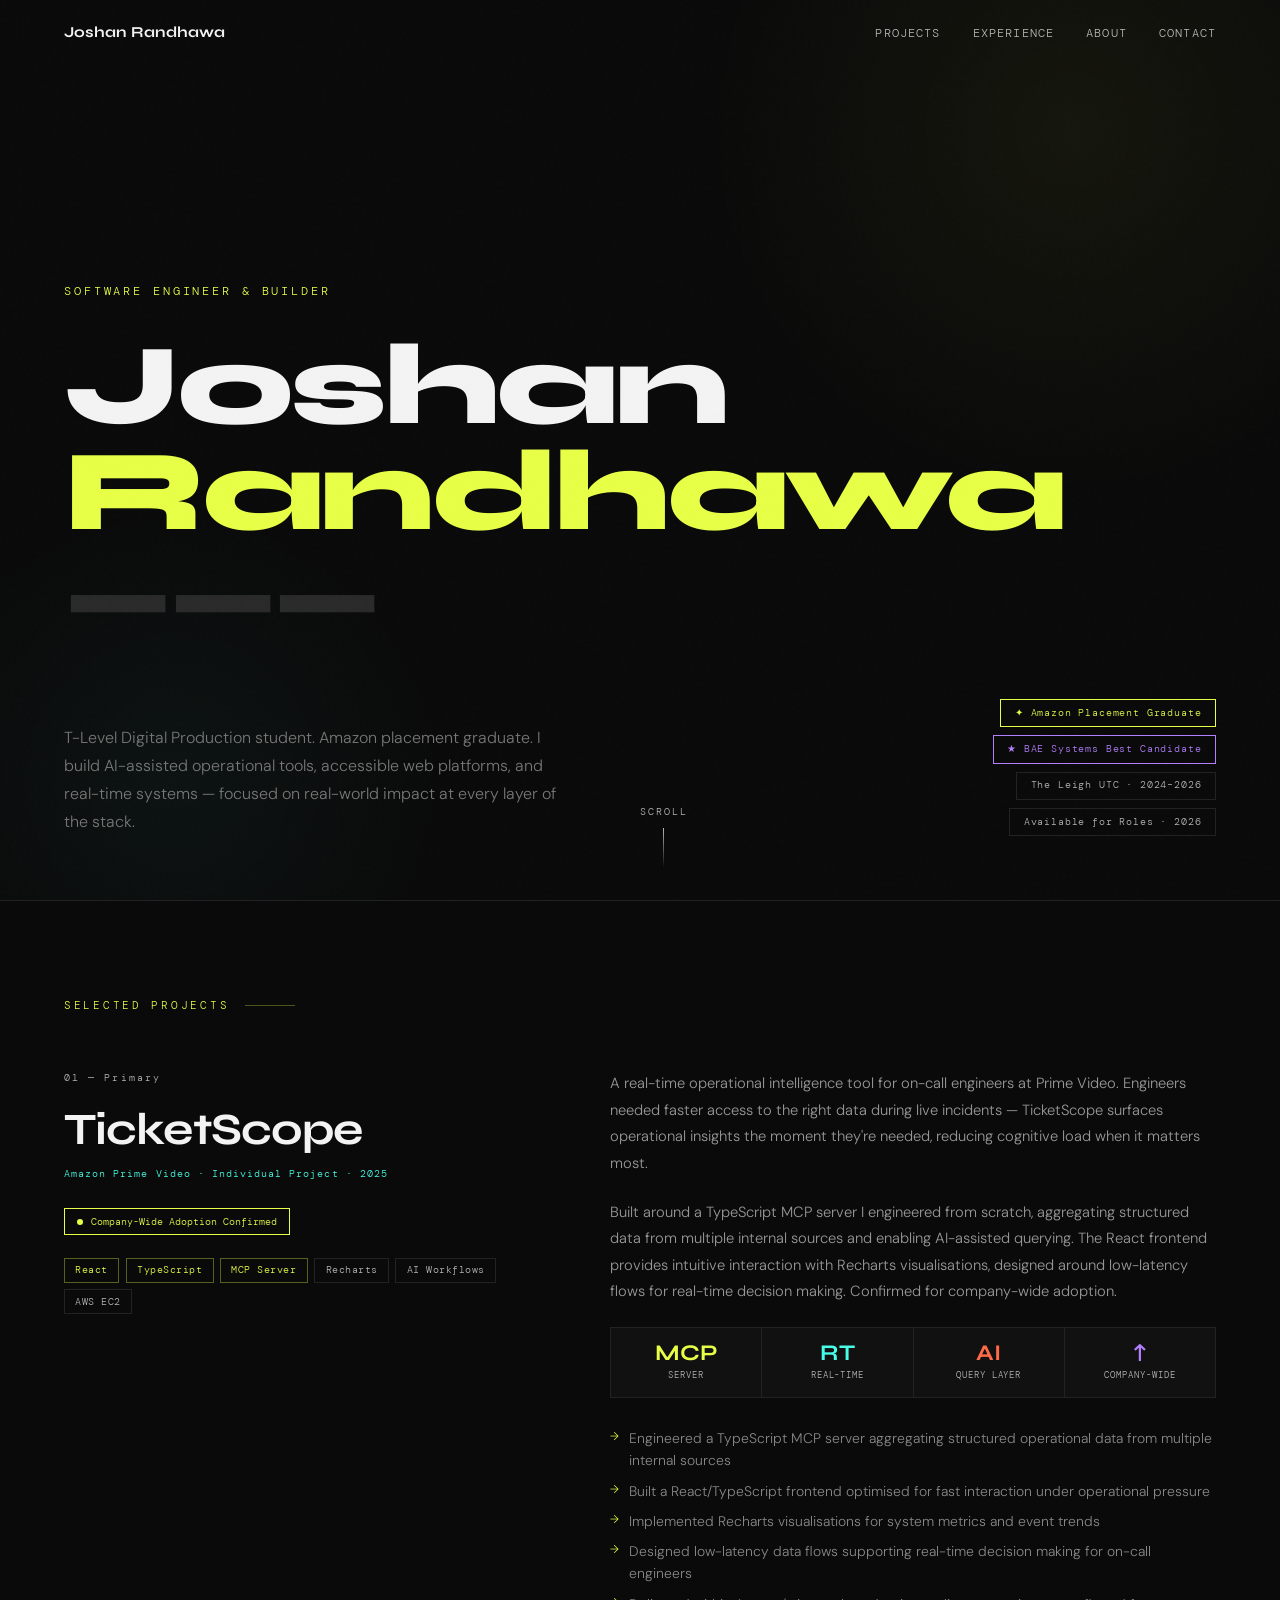
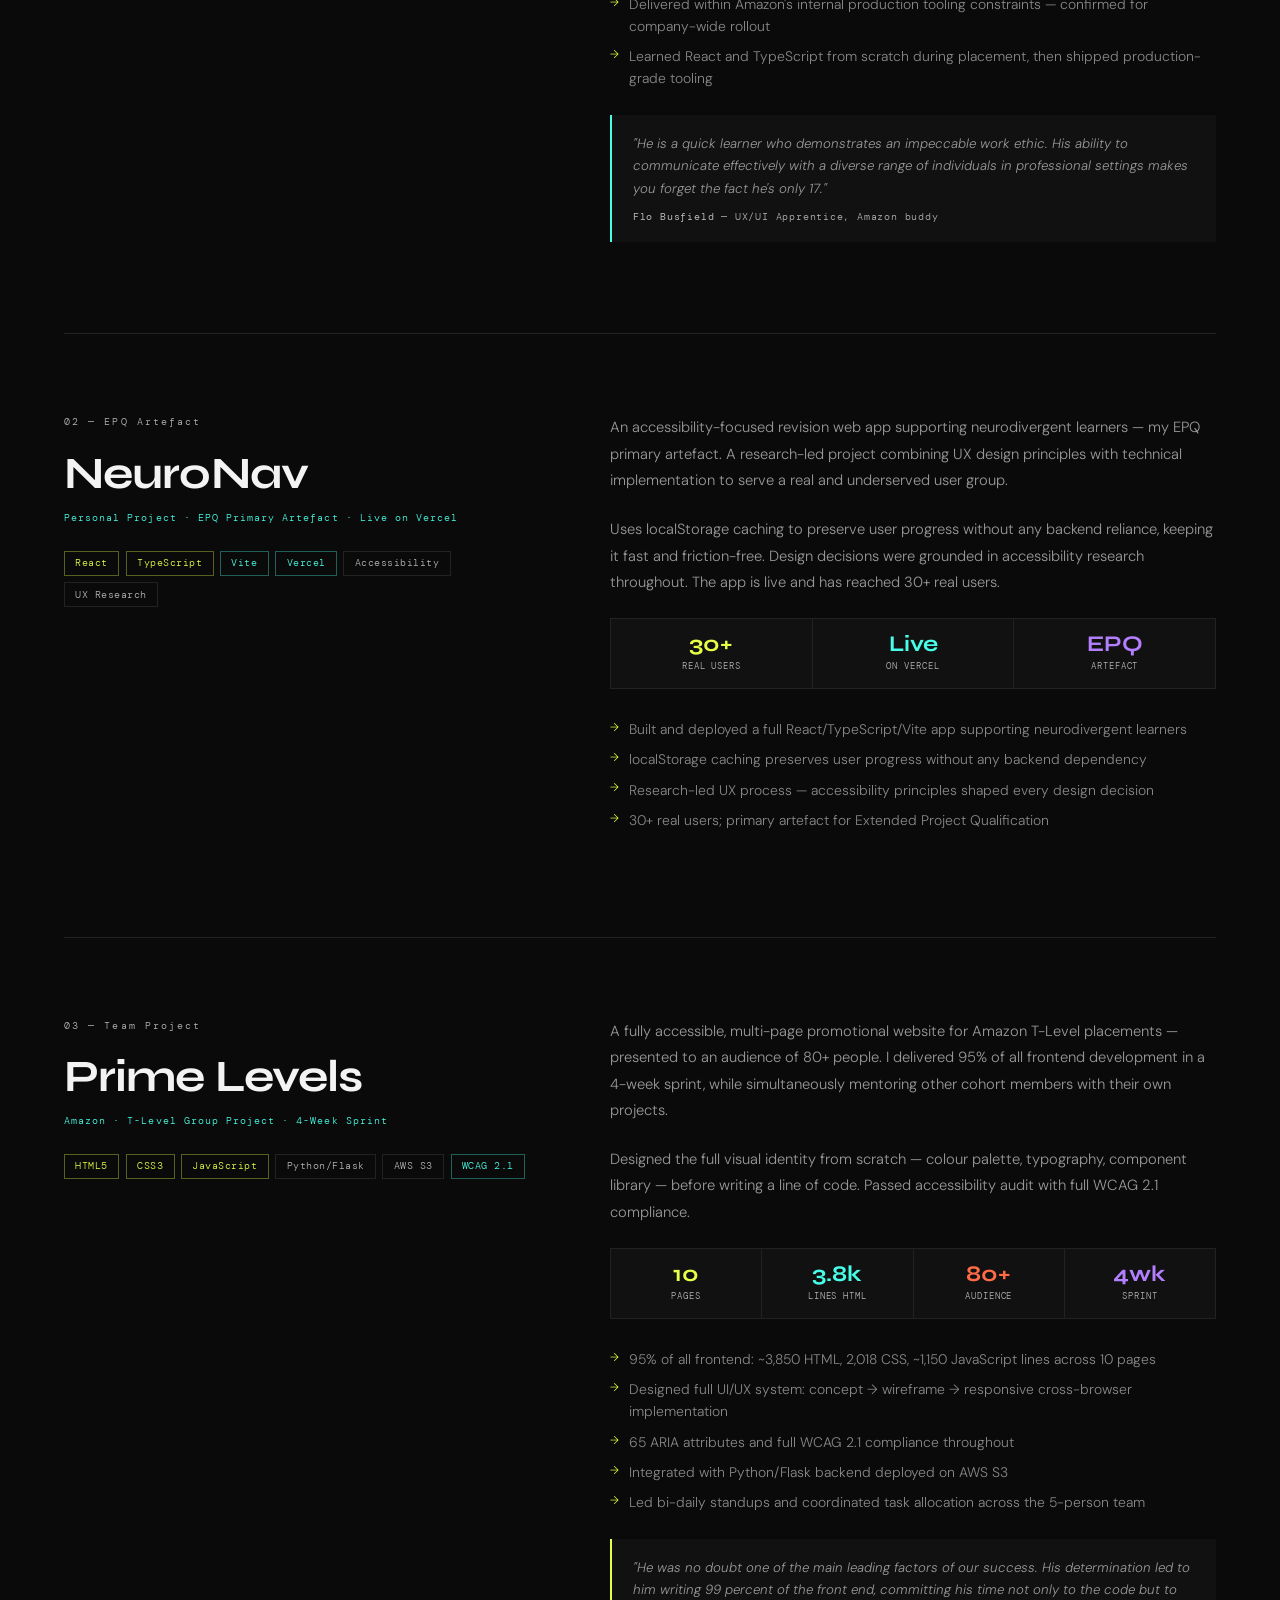
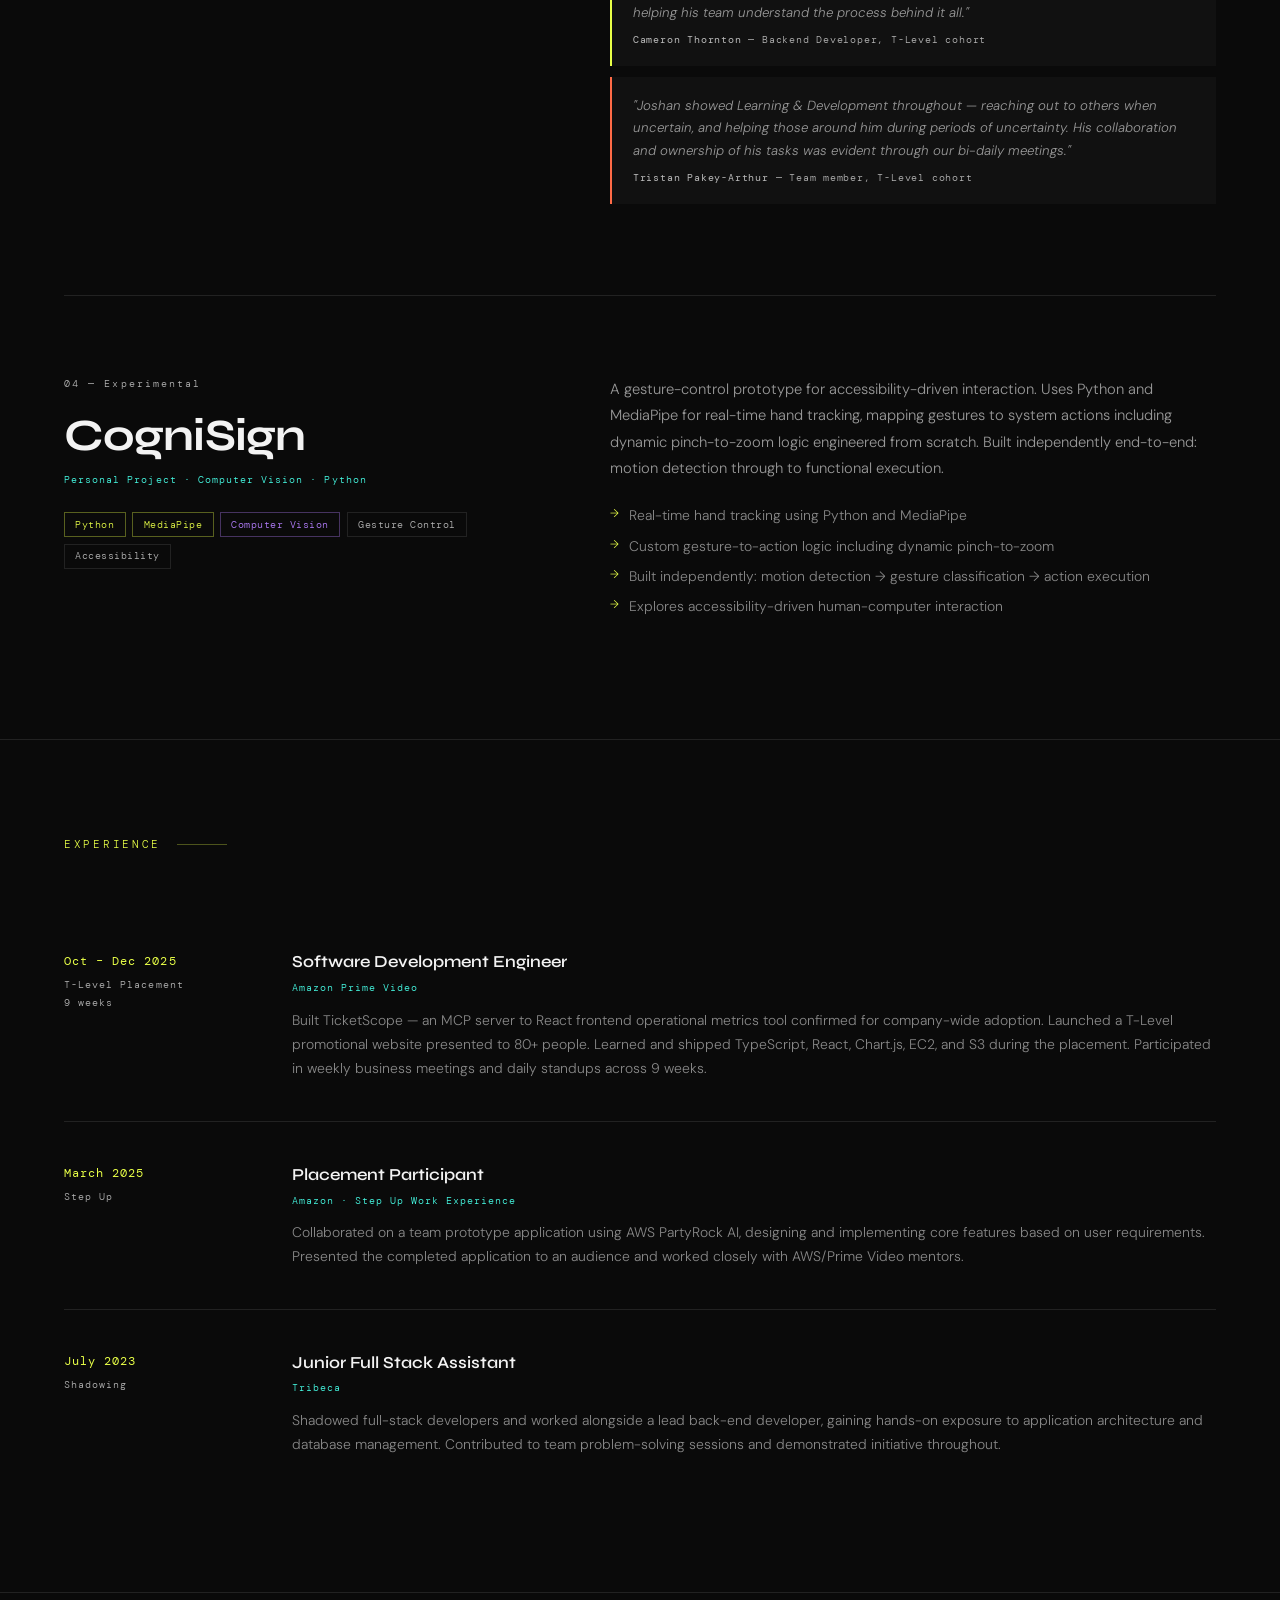
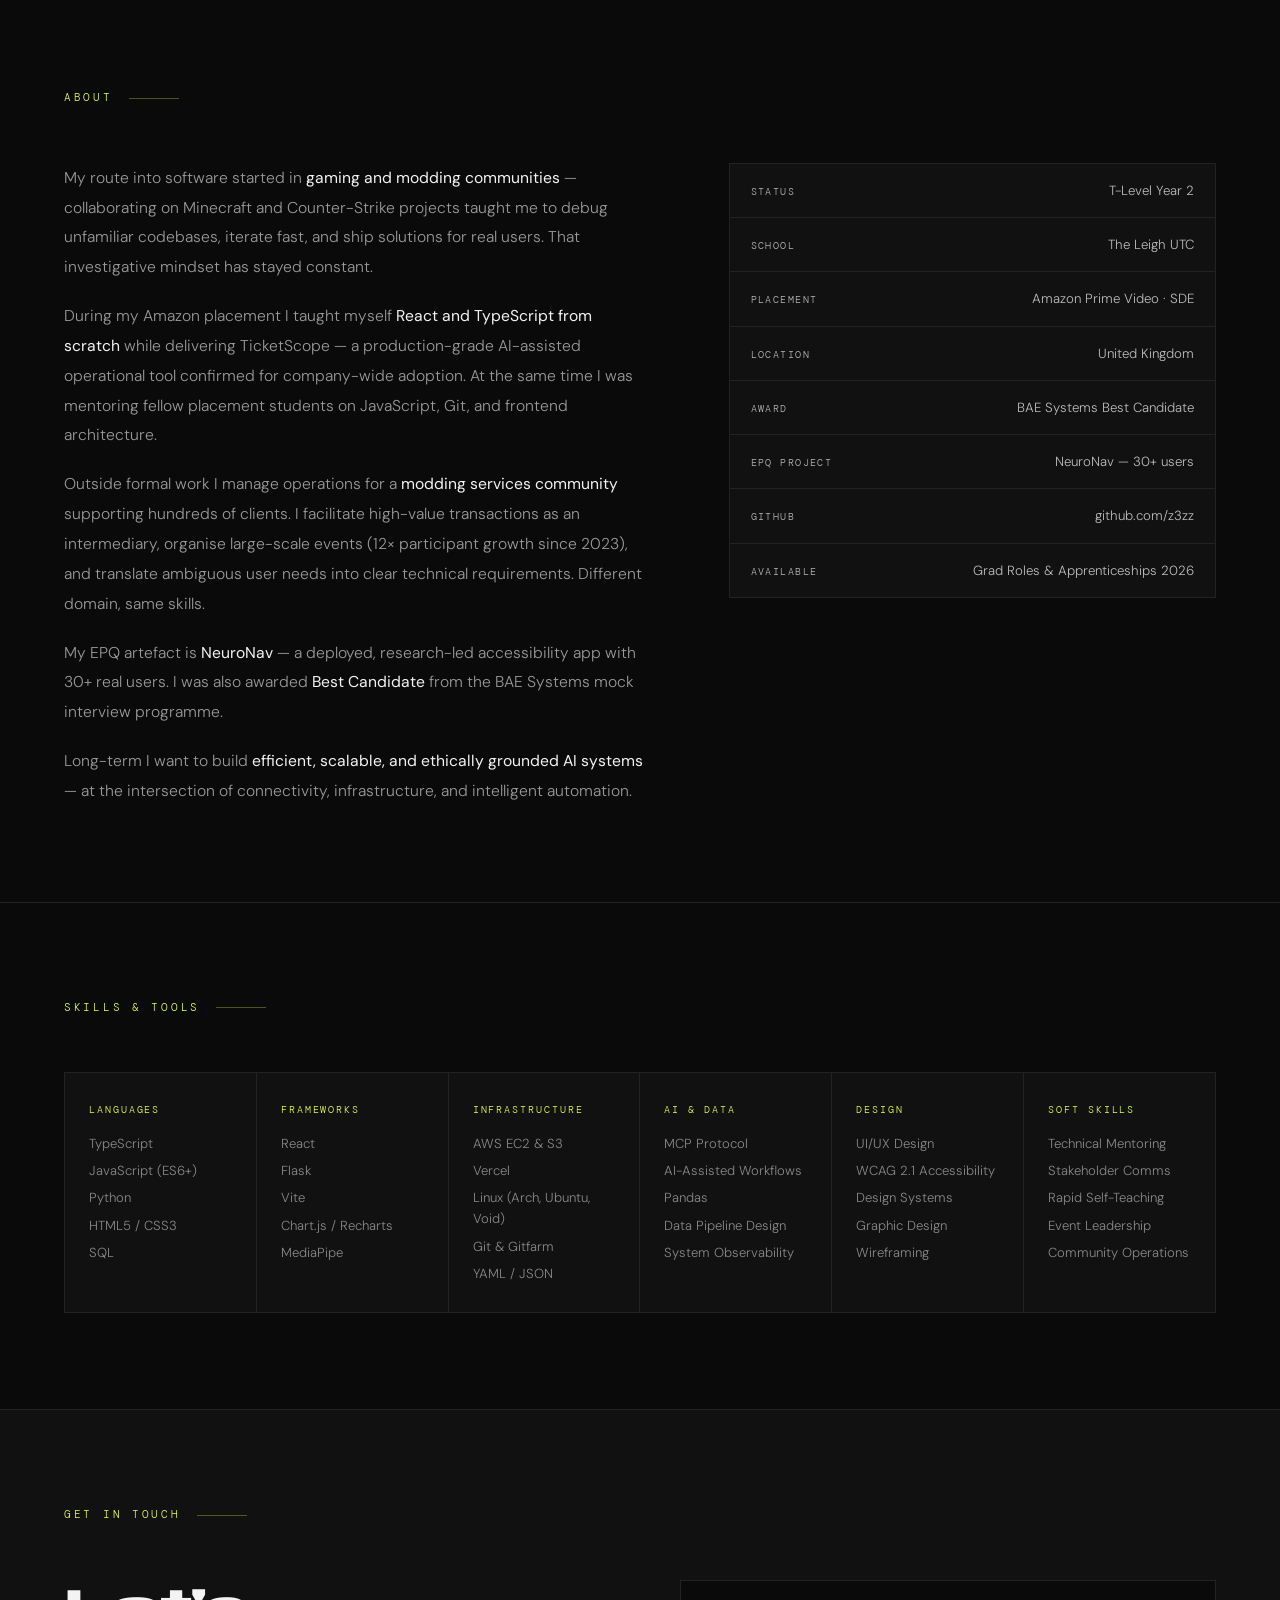
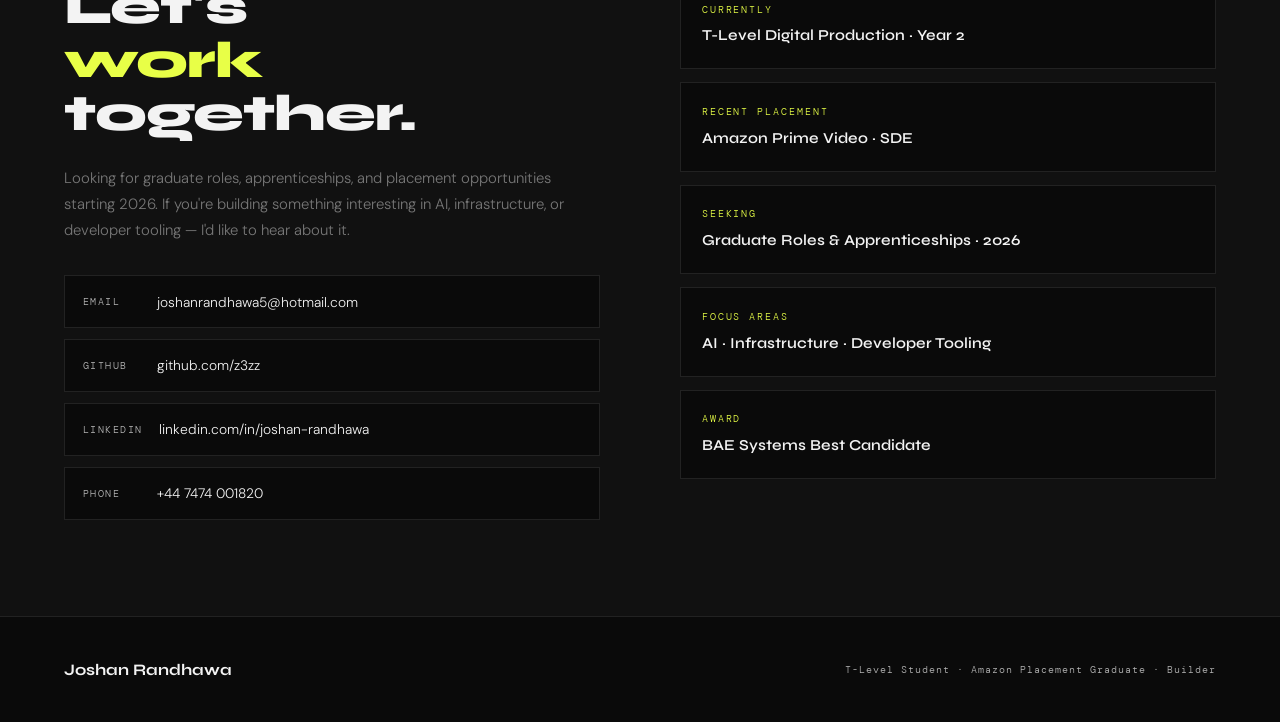
<file: portfolio.html>
<!DOCTYPE html>
<html lang="en">
<head>
<meta charset="UTF-8">
<meta name="viewport" content="width=device-width, initial-scale=1.0">
<title>Joshan Randhawa — Software Engineer</title>
<meta name="description" content="T-Level student & Amazon placement graduate. I build AI-assisted tools, accessible web apps, and real-time operational systems with real-world impact.">
<link rel="preconnect" href="https://fonts.googleapis.com">
<link href="https://fonts.googleapis.com/css2?family=Syne:wght@400;600;700;800&family=DM+Mono:ital,wght@0,300;0,400;1,300&family=DM+Sans:ital,opsz,wght@0,9..40,300;0,9..40,400;1,9..40,300&display=swap" rel="stylesheet">
<style>
  :root {
    --bg: #0a0a0a;
    --surface: #111111;
    --surface2: #1a1a1a;
    --border: #222222;
    --text: #f3f3f3;
    --muted: #b6b6b6;
    --accent: #e8ff47;
    --accent2: #47ffe8;
    --accent3: #ff6b47;
    --accent4: #b47fff;
  }

  *, *::before, *::after { box-sizing: border-box; margin: 0; padding: 0; }
  html { scroll-behavior: smooth; }

  body {
    background: var(--bg);
    color: var(--text);
    font-family: 'DM Sans', sans-serif;
    font-weight: 300;
    line-height: 1.6;
    overflow-x: hidden;
  }

  body::before {
    content: '';
    position: fixed;
    inset: 0;
    background-image: url("data:image/svg+xml,%3Csvg viewBox='0 0 256 256' xmlns='http://www.w3.org/2000/svg'%3E%3Cfilter id='noise'%3E%3CfeTurbulence type='fractalNoise' baseFrequency='0.9' numOctaves='4' stitchTiles='stitch'/%3E%3C/filter%3E%3Crect width='100%25' height='100%25' filter='url(%23noise)' opacity='0.04'/%3E%3C/svg%3E");
    pointer-events: none;
    z-index: 9999;
    opacity: 0.35;
  }

  /* NAV */
  nav {
    position: fixed;
    top: 0; left: 0; right: 0;
    z-index: 100;
    display: flex;
    justify-content: space-between;
    align-items: center;
    padding: 1.2rem 4rem;
    transition: border-color 0.3s, background 0.3s;
  }

  nav.scrolled {
    background: rgba(10,10,10,0.92);
    border-bottom: 1px solid var(--border);
    backdrop-filter: blur(12px);
  }

  .nav-name { font-family: 'Syne', sans-serif; font-weight: 700; font-size: 0.95rem; }

  .nav-links { display: flex; gap: 2rem; list-style: none; }

  .nav-links a {
    font-family: 'DM Mono', monospace;
    font-size: 0.72rem;
    color: var(--muted);
    text-decoration: none;
    letter-spacing: 0.1em;
    text-transform: uppercase;
    transition: color 0.2s;
  }

  .nav-links a:hover { color: var(--accent); }

  /* HEADER */
  header {
    min-height: 100vh;
    display: flex;
    flex-direction: column;
    justify-content: flex-end;
    padding: 4rem;
    padding-top: 8rem;
    position: relative;
    overflow: hidden;
  }

  .glow {
    position: absolute;
    border-radius: 50%;
    pointer-events: none;
  }

  .glow1 {
    top: -30%; right: -15%;
    width: 800px; height: 800px;
    background: radial-gradient(circle, rgba(232,255,71,0.05) 0%, transparent 65%);
  }

  .glow2 {
    bottom: -20%; left: -10%;
    width: 600px; height: 600px;
    background: radial-gradient(circle, rgba(71,255,232,0.04) 0%, transparent 65%);
  }

  .header-tag {
    font-family: 'DM Mono', monospace;
    font-size: 0.72rem;
    color: var(--accent);
    letter-spacing: 0.25em;
    text-transform: uppercase;
    margin-bottom: 2rem;
    opacity: 0;
    animation: fadeUp 0.8s ease forwards 0.2s;
  }

  h1 {
    font-family: 'Syne', sans-serif;
    font-size: clamp(3.5rem, 9vw, 8.5rem);
    font-weight: 800;
    line-height: 0.92;
    letter-spacing: -0.03em;
    margin-bottom: 3rem;
    opacity: 0;
    animation: fadeUp 0.8s ease forwards 0.4s;
  }

  h1 em { font-style: normal; color: var(--accent); }
  h1 .dim { color: #2a2a2a; }

  .header-bottom {
    display: flex;
    justify-content: space-between;
    align-items: flex-end;
    flex-wrap: wrap;
    gap: 2rem;
    opacity: 0;
    animation: fadeUp 0.8s ease forwards 0.6s;
  }

  .header-desc { max-width: 500px; color: #777; font-size: 1rem; line-height: 1.75; }

  .header-badges { display: flex; flex-direction: column; gap: 0.5rem; align-items: flex-end; }

  .badge {
    font-family: 'DM Mono', monospace;
    font-size: 0.65rem;
    padding: 0.3rem 0.85rem;
    border: 1px solid var(--border);
    color: var(--muted);
    letter-spacing: 0.08em;
  }

  .badge.live { border-color: var(--accent); color: var(--accent); }
  .badge.award { border-color: var(--accent4); color: var(--accent4); }

  .scroll-line {
    position: absolute;
    bottom: 2rem; left: 50%;
    transform: translateX(-50%);
    display: flex; flex-direction: column; align-items: center; gap: 0.5rem;
    opacity: 0;
    animation: fadeUp 0.8s ease forwards 1.2s;
  }

  .scroll-line span { font-family: 'DM Mono', monospace; font-size: 0.62rem; color: var(--muted); letter-spacing: 0.2em; }

  .scroll-line::after {
    content: '';
    display: block; width: 1px; height: 40px;
    background: linear-gradient(to bottom, var(--muted), transparent);
    animation: scrollPulse 2s ease infinite;
  }

  @keyframes scrollPulse {
    0%,100% { opacity: 0.4; } 50% { opacity: 1; }
  }

  /* SECTIONS */
  section { padding: 6rem 4rem; border-top: 1px solid var(--border); }

  .section-label {
    font-family: 'DM Mono', monospace;
    font-size: 0.68rem;
    color: var(--accent);
    letter-spacing: 0.25em;
    text-transform: uppercase;
    margin-bottom: 3.5rem;
    display: flex; align-items: center; gap: 1rem;
  }

  .section-label::after { content: ''; width: 50px; height: 1px; background: var(--accent); opacity: 0.3; }

  /* PROJECTS */
  .project {
    display: grid;
    grid-template-columns: 1fr 1.3fr;
    gap: 5rem;
    margin-bottom: 5rem;
    padding-bottom: 5rem;
    border-bottom: 1px solid var(--border);
    opacity: 0;
    transform: translateY(30px);
    transition: opacity 0.7s ease, transform 0.7s ease;
  }

  .project.visible { opacity: 1; transform: translateY(0); }
  .project:last-child { border-bottom: none; margin-bottom: 0; padding-bottom: 0; }

  .project-num { font-family: 'DM Mono', monospace; font-size: 0.65rem; color: var(--muted); letter-spacing: 0.2em; margin-bottom: 1.2rem; }

  .project-title {
    font-family: 'Syne', sans-serif;
    font-size: clamp(1.8rem, 3.5vw, 2.8rem);
    font-weight: 700;
    line-height: 1.05;
    letter-spacing: -0.02em;
    margin-bottom: 0.8rem;
  }

  .project-context { font-family: 'DM Mono', monospace; font-size: 0.65rem; color: var(--accent2); letter-spacing: 0.1em; margin-bottom: 1.5rem; }

  .adopted {
    display: inline-flex; align-items: center; gap: 0.5rem;
    font-family: 'DM Mono', monospace; font-size: 0.63rem;
    color: var(--accent); border: 1px solid var(--accent);
    padding: 0.28rem 0.75rem; margin-bottom: 1.4rem;
  }

  .adopted::before { content: ''; width: 6px; height: 6px; border-radius: 50%; background: var(--accent); animation: blink 1.5s ease infinite; }
  @keyframes blink { 0%,100%{opacity:1} 50%{opacity:0.2} }

  .tags { display: flex; flex-wrap: wrap; gap: 0.4rem; }

  .tag {
    font-family: 'DM Mono', monospace; font-size: 0.63rem;
    padding: 0.22rem 0.65rem; border: 1px solid var(--border); color: var(--muted); letter-spacing: 0.05em;
  }

  .tag.a { border-color: rgba(232,255,71,0.35); color: var(--accent); }
  .tag.b { border-color: rgba(71,255,232,0.35); color: var(--accent2); }
  .tag.c { border-color: rgba(180,127,255,0.35); color: var(--accent4); }

  .project-desc { color: #999; font-size: 0.92rem; line-height: 1.8; margin-bottom: 1.4rem; }

  .stats-row { display: flex; gap: 1px; background: var(--border); border: 1px solid var(--border); margin-bottom: 1.8rem; }

  .stat { flex: 1; background: var(--surface); padding: 0.9rem; text-align: center; }

  .stat-num {
    font-family: 'Syne', sans-serif; font-size: 1.4rem; font-weight: 700;
    color: var(--accent); line-height: 1; margin-bottom: 0.2rem;
  }

  .stat-num.s2 { color: var(--accent2); }
  .stat-num.s3 { color: var(--accent3); }
  .stat-num.s4 { color: var(--accent4); }

  .stat-label { font-family: 'DM Mono', monospace; font-size: 0.58rem; color: var(--muted); letter-spacing: 0.1em; text-transform: uppercase; }

  .detail-list { list-style: none; display: flex; flex-direction: column; gap: 0.5rem; margin-bottom: 1.6rem; }

  .detail-list li { font-size: 0.87rem; color: #888; padding-left: 1.2rem; position: relative; line-height: 1.6; }

  .detail-list li::before { content: '→'; position: absolute; left: 0; color: var(--accent); font-size: 0.72rem; top: 0.08em; }

  .testimonial {
    background: var(--surface); border-left: 2px solid var(--accent);
    padding: 1.1rem 1.3rem; margin-bottom: 0.7rem;
  }

  .testimonial.t2 { border-left-color: var(--accent2); }
  .testimonial.t3 { border-left-color: var(--accent3); }
  .testimonial.t4 { border-left-color: var(--accent4); }

  .testimonial-text { font-size: 0.83rem; color: #999; line-height: 1.7; font-style: italic; margin-bottom: 0.5rem; }
  .testimonial-author { font-family: 'DM Mono', monospace; font-size: 0.62rem; color: var(--muted); letter-spacing: 0.08em; }
  .testimonial-author strong { color: #bbb; font-weight: 400; }

  /* EXPERIENCE */
  .timeline { display: flex; flex-direction: column; }

  .timeline-item {
    display: grid; grid-template-columns: 180px 1fr; gap: 3rem;
    padding: 2.5rem 0; border-bottom: 1px solid var(--border);
    opacity: 0; transform: translateY(20px);
    transition: opacity 0.6s ease, transform 0.6s ease;
  }

  .timeline-item:last-child { border-bottom: none; }
  .timeline-item.visible { opacity: 1; transform: translateY(0); }

  .tl-date { font-family: 'DM Mono', monospace; font-size: 0.65rem; color: var(--muted); letter-spacing: 0.1em; line-height: 1.7; padding-top: 0.15rem; }
  .tl-date strong { display: block; color: var(--accent); font-size: 0.72rem; font-weight: 400; margin-bottom: 0.3rem; }

  .tl-title { font-family: 'Syne', sans-serif; font-size: 1.05rem; font-weight: 600; margin-bottom: 0.25rem; }
  .tl-org { font-family: 'DM Mono', monospace; font-size: 0.63rem; color: var(--accent2); letter-spacing: 0.1em; margin-bottom: 0.7rem; }
  .tl-body { font-size: 0.87rem; color: #888; line-height: 1.75; }

  /* ABOUT */
  .about-layout { display: grid; grid-template-columns: 1.2fr 1fr; gap: 5rem; align-items: start; }

  .about-text { font-size: 0.98rem; color: #999; line-height: 1.9; }
  .about-text p + p { margin-top: 1.2rem; }
  .about-text strong { color: var(--text); font-weight: 400; }

  .about-sidebar { display: flex; flex-direction: column; gap: 1px; background: var(--border); border: 1px solid var(--border); }

  .about-row { background: var(--surface); padding: 1rem 1.3rem; display: flex; justify-content: space-between; align-items: baseline; gap: 1rem; }

  .arl { font-family: 'DM Mono', monospace; font-size: 0.6rem; color: var(--muted); letter-spacing: 0.15em; text-transform: uppercase; white-space: nowrap; }
  .arv { font-size: 0.83rem; color: #bbb; text-align: right; }

  /* SKILLS */
  .skills-grid {
    display: grid; grid-template-columns: repeat(auto-fit, minmax(185px, 1fr));
    gap: 1px; background: var(--border); border: 1px solid var(--border);
  }

  .skill-block {
    background: var(--surface); padding: 1.8rem 1.5rem;
    opacity: 0; transform: translateY(20px);
    transition: opacity 0.5s ease, transform 0.5s ease, background 0.2s;
  }

  .skill-block:hover { background: var(--surface2); }
  .skill-block.visible { opacity: 1; transform: translateY(0); }

  .skill-cat { font-family: 'DM Mono', monospace; font-size: 0.6rem; color: var(--accent); letter-spacing: 0.2em; text-transform: uppercase; margin-bottom: 1rem; }

  .skill-list { list-style: none; display: flex; flex-direction: column; gap: 0.38rem; }
  .skill-list li { font-size: 0.82rem; color: #888; }

  /* CONTACT */
  #contact { background: var(--surface); }

  .contact-layout { display: grid; grid-template-columns: 1fr 1fr; gap: 5rem; align-items: start; }

  .contact-h {
    font-family: 'Syne', sans-serif;
    font-size: clamp(2rem, 4vw, 3.5rem);
    font-weight: 800; line-height: 1.05; letter-spacing: -0.02em; margin-bottom: 1.5rem;
  }

  .contact-h em { font-style: normal; color: var(--accent); }

  .contact-sub { color: #777; font-size: 0.93rem; line-height: 1.75; margin-bottom: 2rem; }

  .contact-links { display: flex; flex-direction: column; gap: 0.7rem; }

  .contact-link {
    display: flex; align-items: center; gap: 1rem;
    padding: 0.9rem 1.1rem; border: 1px solid var(--border);
    text-decoration: none; background: var(--bg);
    transition: border-color 0.2s, background 0.2s;
  }

  .contact-link:hover { border-color: var(--accent); background: rgba(232,255,71,0.02); }

  .cl-label { font-family: 'DM Mono', monospace; font-size: 0.62rem; color: var(--muted); letter-spacing: 0.15em; text-transform: uppercase; min-width: 58px; }
  .cl-value { font-size: 0.86rem; color: var(--text); }

  .contact-right { display: flex; flex-direction: column; gap: 0.8rem; }

  .contact-card { background: var(--bg); border: 1px solid var(--border); padding: 1.3rem; }
  .cc-label { font-family: 'DM Mono', monospace; font-size: 0.6rem; color: var(--accent); letter-spacing: 0.2em; text-transform: uppercase; margin-bottom: 0.4rem; }
  .cc-value { font-family: 'Syne', sans-serif; font-size: 0.95rem; font-weight: 600; }

  footer {
    padding: 2.5rem 4rem; border-top: 1px solid var(--border);
    display: flex; justify-content: space-between; align-items: center; flex-wrap: wrap; gap: 1rem;
  }

  .footer-name { font-family: 'Syne', sans-serif; font-weight: 700; font-size: 1rem; }
  .footer-note { font-family: 'DM Mono', monospace; font-size: 0.63rem; color: var(--muted); letter-spacing: 0.1em; }

  @keyframes fadeUp { from { opacity:0; transform:translateY(24px); } to { opacity:1; transform:translateY(0); } }

  @media (max-width: 900px) {
    nav { padding: 1rem 1.5rem; }
    .nav-links { display: none; }
    header, section { padding: 4rem 1.5rem; }
    .project { grid-template-columns: 1fr; gap: 2rem; }
    .about-layout { grid-template-columns: 1fr; gap: 2.5rem; }
    .contact-layout { grid-template-columns: 1fr; gap: 2.5rem; }
    .timeline-item { grid-template-columns: 1fr; gap: 0.4rem; }
    footer { padding: 2rem 1.5rem; }
    .scroll-line { display: none; }
  }
</style>
</head>
<body>

<nav id="nav">
  <span class="nav-name">Joshan Randhawa</span>
  <ul class="nav-links">
    <li><a href="#projects">Projects</a></li>
    <li><a href="#experience">Experience</a></li>
    <li><a href="#about">About</a></li>
    <li><a href="#contact">Contact</a></li>
  </ul>
</nav>

<header>
  <div class="glow glow1"></div>
  <div class="glow glow2"></div>
  <p class="header-tag">Software Engineer & Builder</p>
  <h1>Joshan<br><em>Randhawa</em><br><span class="dim">———</span></h1>
  <div class="header-bottom">
    <p class="header-desc">T-Level Digital Production student. Amazon placement graduate. I build AI-assisted operational tools, accessible web platforms, and real-time systems — focused on real-world impact at every layer of the stack.</p>
    <div class="header-badges">
      <span class="badge live">✦ Amazon Placement Graduate</span>
      <span class="badge award">★ BAE Systems Best Candidate</span>
      <span class="badge">The Leigh UTC · 2024–2026</span>
      <span class="badge">Available for Roles · 2026</span>
    </div>
  </div>
  <div class="scroll-line"><span>SCROLL</span></div>
</header>

<section id="projects">
  <p class="section-label">Selected Projects</p>

  <div class="project">
    <div>
      <p class="project-num">01 — Primary</p>
      <h2 class="project-title">TicketScope</h2>
      <p class="project-context">Amazon Prime Video · Individual Project · 2025</p>
      <div class="adopted">Company-Wide Adoption Confirmed</div>
      <div class="tags">
        <span class="tag a">React</span><span class="tag a">TypeScript</span><span class="tag a">MCP Server</span>
        <span class="tag">Recharts</span><span class="tag">AI Workflows</span><span class="tag">AWS EC2</span>
      </div>
    </div>
    <div>
      <p class="project-desc">A real-time operational intelligence tool for on-call engineers at Prime Video. Engineers needed faster access to the right data during live incidents — TicketScope surfaces operational insights the moment they're needed, reducing cognitive load when it matters most.</p>
      <p class="project-desc">Built around a TypeScript MCP server I engineered from scratch, aggregating structured data from multiple internal sources and enabling AI-assisted querying. The React frontend provides intuitive interaction with Recharts visualisations, designed around low-latency flows for real-time decision making. Confirmed for company-wide adoption.</p>
      <div class="stats-row">
        <div class="stat"><div class="stat-num">MCP</div><div class="stat-label">Server</div></div>
        <div class="stat"><div class="stat-num s2">RT</div><div class="stat-label">Real-Time</div></div>
        <div class="stat"><div class="stat-num s3">AI</div><div class="stat-label">Query Layer</div></div>
        <div class="stat"><div class="stat-num s4">↑</div><div class="stat-label">Company-Wide</div></div>
      </div>
      <ul class="detail-list">
        <li>Engineered a TypeScript MCP server aggregating structured operational data from multiple internal sources</li>
        <li>Built a React/TypeScript frontend optimised for fast interaction under operational pressure</li>
        <li>Implemented Recharts visualisations for system metrics and event trends</li>
        <li>Designed low-latency data flows supporting real-time decision making for on-call engineers</li>
        <li>Delivered within Amazon's internal production tooling constraints — confirmed for company-wide rollout</li>
        <li>Learned React and TypeScript from scratch during placement, then shipped production-grade tooling</li>
      </ul>
      <div class="testimonial t2">
        <p class="testimonial-text">"He is a quick learner who demonstrates an impeccable work ethic. His ability to communicate effectively with a diverse range of individuals in professional settings makes you forget the fact he's only 17."</p>
        <p class="testimonial-author"><strong>Flo Busfield</strong> — UX/UI Apprentice, Amazon buddy</p>
      </div>
    </div>
  </div>

  <div class="project">
    <div>
      <p class="project-num">02 — EPQ Artefact</p>
      <h2 class="project-title">NeuroNav</h2>
      <p class="project-context">Personal Project · EPQ Primary Artefact · Live on Vercel</p>
      <div class="tags">
        <span class="tag a">React</span><span class="tag a">TypeScript</span><span class="tag b">Vite</span>
        <span class="tag b">Vercel</span><span class="tag">Accessibility</span><span class="tag">UX Research</span>
      </div>
    </div>
    <div>
      <p class="project-desc">An accessibility-focused revision web app supporting neurodivergent learners — my EPQ primary artefact. A research-led project combining UX design principles with technical implementation to serve a real and underserved user group.</p>
      <p class="project-desc">Uses localStorage caching to preserve user progress without any backend reliance, keeping it fast and friction-free. Design decisions were grounded in accessibility research throughout. The app is live and has reached 30+ real users.</p>
      <div class="stats-row">
        <div class="stat"><div class="stat-num">30+</div><div class="stat-label">Real Users</div></div>
        <div class="stat"><div class="stat-num s2">Live</div><div class="stat-label">On Vercel</div></div>
        <div class="stat"><div class="stat-num s4">EPQ</div><div class="stat-label">Artefact</div></div>
      </div>
      <ul class="detail-list">
        <li>Built and deployed a full React/TypeScript/Vite app supporting neurodivergent learners</li>
        <li>localStorage caching preserves user progress without any backend dependency</li>
        <li>Research-led UX process — accessibility principles shaped every design decision</li>
        <li>30+ real users; primary artefact for Extended Project Qualification</li>
      </ul>
    </div>
  </div>

  <div class="project">
    <div>
      <p class="project-num">03 — Team Project</p>
      <h2 class="project-title">Prime Levels</h2>
      <p class="project-context">Amazon · T-Level Group Project · 4-Week Sprint</p>
      <div class="tags">
        <span class="tag a">HTML5</span><span class="tag a">CSS3</span><span class="tag a">JavaScript</span>
        <span class="tag">Python/Flask</span><span class="tag">AWS S3</span><span class="tag b">WCAG 2.1</span>
      </div>
    </div>
    <div>
      <p class="project-desc">A fully accessible, multi-page promotional website for Amazon T-Level placements — presented to an audience of 80+ people. I delivered 95% of all frontend development in a 4-week sprint, while simultaneously mentoring other cohort members with their own projects.</p>
      <p class="project-desc">Designed the full visual identity from scratch — colour palette, typography, component library — before writing a line of code. Passed accessibility audit with full WCAG 2.1 compliance.</p>
      <div class="stats-row">
        <div class="stat"><div class="stat-num">10</div><div class="stat-label">Pages</div></div>
        <div class="stat"><div class="stat-num s2">3.8k</div><div class="stat-label">Lines HTML</div></div>
        <div class="stat"><div class="stat-num s3">80+</div><div class="stat-label">Audience</div></div>
        <div class="stat"><div class="stat-num s4">4wk</div><div class="stat-label">Sprint</div></div>
      </div>
      <ul class="detail-list">
        <li>95% of all frontend: ~3,850 HTML, 2,018 CSS, ~1,150 JavaScript lines across 10 pages</li>
        <li>Designed full UI/UX system: concept → wireframe → responsive cross-browser implementation</li>
        <li>65 ARIA attributes and full WCAG 2.1 compliance throughout</li>
        <li>Integrated with Python/Flask backend deployed on AWS S3</li>
        <li>Led bi-daily standups and coordinated task allocation across the 5-person team</li>
      </ul>
      <div class="testimonial">
        <p class="testimonial-text">"He was no doubt one of the main leading factors of our success. His determination led to him writing 99 percent of the front end, committing his time not only to the code but to helping his team understand the process behind it all."</p>
        <p class="testimonial-author"><strong>Cameron Thornton</strong> — Backend Developer, T-Level cohort</p>
      </div>
      <div class="testimonial t3" style="margin-top:0.7rem">
        <p class="testimonial-text">"Joshan showed Learning & Development throughout — reaching out to others when uncertain, and helping those around him during periods of uncertainty. His collaboration and ownership of his tasks was evident through our bi-daily meetings."</p>
        <p class="testimonial-author"><strong>Tristan Pakey-Arthur</strong> — Team member, T-Level cohort</p>
      </div>
    </div>
  </div>

  <div class="project">
    <div>
      <p class="project-num">04 — Experimental</p>
      <h2 class="project-title">CogniSign</h2>
      <p class="project-context">Personal Project · Computer Vision · Python</p>
      <div class="tags">
        <span class="tag a">Python</span><span class="tag a">MediaPipe</span>
        <span class="tag c">Computer Vision</span><span class="tag">Gesture Control</span><span class="tag">Accessibility</span>
      </div>
    </div>
    <div>
      <p class="project-desc">A gesture-control prototype for accessibility-driven interaction. Uses Python and MediaPipe for real-time hand tracking, mapping gestures to system actions including dynamic pinch-to-zoom logic engineered from scratch. Built independently end-to-end: motion detection through to functional execution.</p>
      <ul class="detail-list">
        <li>Real-time hand tracking using Python and MediaPipe</li>
        <li>Custom gesture-to-action logic including dynamic pinch-to-zoom</li>
        <li>Built independently: motion detection → gesture classification → action execution</li>
        <li>Explores accessibility-driven human-computer interaction</li>
      </ul>
    </div>
  </div>
</section>

<section id="experience">
  <p class="section-label">Experience</p>
  <div class="timeline">
    <div class="timeline-item">
      <div class="tl-date"><strong>Oct – Dec 2025</strong>T-Level Placement<br>9 weeks</div>
      <div>
        <p class="tl-title">Software Development Engineer</p>
        <p class="tl-org">Amazon Prime Video</p>
        <p class="tl-body">Built TicketScope — an MCP server to React frontend operational metrics tool confirmed for company-wide adoption. Launched a T-Level promotional website presented to 80+ people. Learned and shipped TypeScript, React, Chart.js, EC2, and S3 during the placement. Participated in weekly business meetings and daily standups across 9 weeks.</p>
      </div>
    </div>
    <div class="timeline-item">
      <div class="tl-date"><strong>March 2025</strong>Step Up</div>
      <div>
        <p class="tl-title">Placement Participant</p>
        <p class="tl-org">Amazon · Step Up Work Experience</p>
        <p class="tl-body">Collaborated on a team prototype application using AWS PartyRock AI, designing and implementing core features based on user requirements. Presented the completed application to an audience and worked closely with AWS/Prime Video mentors.</p>
      </div>
    </div>
    <div class="timeline-item">
      <div class="tl-date"><strong>July 2023</strong>Shadowing</div>
      <div>
        <p class="tl-title">Junior Full Stack Assistant</p>
        <p class="tl-org">Tribeca</p>
        <p class="tl-body">Shadowed full-stack developers and worked alongside a lead back-end developer, gaining hands-on exposure to application architecture and database management. Contributed to team problem-solving sessions and demonstrated initiative throughout.</p>
      </div>
    </div>
  </div>
</section>

<section id="about">
  <p class="section-label">About</p>
  <div class="about-layout">
    <div class="about-text">
      <p>My route into software started in <strong>gaming and modding communities</strong> — collaborating on Minecraft and Counter-Strike projects taught me to debug unfamiliar codebases, iterate fast, and ship solutions for real users. That investigative mindset has stayed constant.</p>
      <p>During my Amazon placement I taught myself <strong>React and TypeScript from scratch</strong> while delivering TicketScope — a production-grade AI-assisted operational tool confirmed for company-wide adoption. At the same time I was mentoring fellow placement students on JavaScript, Git, and frontend architecture.</p>
      <p>Outside formal work I manage operations for a <strong>modding services community</strong> supporting hundreds of clients. I facilitate high-value transactions as an intermediary, organise large-scale events (12× participant growth since 2023), and translate ambiguous user needs into clear technical requirements. Different domain, same skills.</p>
      <p>My EPQ artefact is <strong>NeuroNav</strong> — a deployed, research-led accessibility app with 30+ real users. I was also awarded <strong>Best Candidate</strong> from the BAE Systems mock interview programme.</p>
      <p>Long-term I want to build <strong>efficient, scalable, and ethically grounded AI systems</strong> — at the intersection of connectivity, infrastructure, and intelligent automation.</p>
    </div>
    <div class="about-sidebar">
      <div class="about-row"><span class="arl">Status</span><span class="arv">T-Level Year 2</span></div>
      <div class="about-row"><span class="arl">School</span><span class="arv">The Leigh UTC</span></div>
      <div class="about-row"><span class="arl">Placement</span><span class="arv">Amazon Prime Video · SDE</span></div>
      <div class="about-row"><span class="arl">Location</span><span class="arv">United Kingdom</span></div>
      <div class="about-row"><span class="arl">Award</span><span class="arv">BAE Systems Best Candidate</span></div>
      <div class="about-row"><span class="arl">EPQ Project</span><span class="arv">NeuroNav — 30+ users</span></div>
      <div class="about-row"><span class="arl">GitHub</span><span class="arv">github.com/z3zz</span></div>
      <div class="about-row"><span class="arl">Available</span><span class="arv">Grad Roles & Apprenticeships 2026</span></div>
    </div>
  </div>
</section>

<section id="skills">
  <p class="section-label">Skills & Tools</p>
  <div class="skills-grid">
    <div class="skill-block">
      <p class="skill-cat">Languages</p>
      <ul class="skill-list"><li>TypeScript</li><li>JavaScript (ES6+)</li><li>Python</li><li>HTML5 / CSS3</li><li>SQL</li></ul>
    </div>
    <div class="skill-block">
      <p class="skill-cat">Frameworks</p>
      <ul class="skill-list"><li>React</li><li>Flask</li><li>Vite</li><li>Chart.js / Recharts</li><li>MediaPipe</li></ul>
    </div>
    <div class="skill-block">
      <p class="skill-cat">Infrastructure</p>
      <ul class="skill-list"><li>AWS EC2 & S3</li><li>Vercel</li><li>Linux (Arch, Ubuntu, Void)</li><li>Git & Gitfarm</li><li>YAML / JSON</li></ul>
    </div>
    <div class="skill-block">
      <p class="skill-cat">AI & Data</p>
      <ul class="skill-list"><li>MCP Protocol</li><li>AI-Assisted Workflows</li><li>Pandas</li><li>Data Pipeline Design</li><li>System Observability</li></ul>
    </div>
    <div class="skill-block">
      <p class="skill-cat">Design</p>
      <ul class="skill-list"><li>UI/UX Design</li><li>WCAG 2.1 Accessibility</li><li>Design Systems</li><li>Graphic Design</li><li>Wireframing</li></ul>
    </div>
    <div class="skill-block">
      <p class="skill-cat">Soft Skills</p>
      <ul class="skill-list"><li>Technical Mentoring</li><li>Stakeholder Comms</li><li>Rapid Self-Teaching</li><li>Event Leadership</li><li>Community Operations</li></ul>
    </div>
  </div>
</section>

<section id="contact">
  <p class="section-label">Get In Touch</p>
  <div class="contact-layout">
    <div>
      <h2 class="contact-h">Let's<br><em>work</em><br>together.</h2>
      <p class="contact-sub">Looking for graduate roles, apprenticeships, and placement opportunities starting 2026. If you're building something interesting in AI, infrastructure, or developer tooling — I'd like to hear about it.</p>
      <div class="contact-links">
        <a class="contact-link" href="mailto:joshanrandhawa5@hotmail.com">
          <span class="cl-label">Email</span><span class="cl-value">joshanrandhawa5@hotmail.com</span>
        </a>
        <a class="contact-link" href="https://github.com/z3zz" target="_blank">
          <span class="cl-label">GitHub</span><span class="cl-value">github.com/z3zz</span>
        </a>
        <a class="contact-link" href="https://linkedin.com" target="_blank">
          <span class="cl-label">LinkedIn</span><span class="cl-value">linkedin.com/in/joshan-randhawa</span>
        </a>
        <a class="contact-link" href="tel:+447474001820">
          <span class="cl-label">Phone</span><span class="cl-value">+44 7474 001820</span>
        </a>
      </div>
    </div>
    <div class="contact-right">
      <div class="contact-card"><p class="cc-label">Currently</p><p class="cc-value">T-Level Digital Production · Year 2</p></div>
      <div class="contact-card"><p class="cc-label">Recent Placement</p><p class="cc-value">Amazon Prime Video · SDE</p></div>
      <div class="contact-card"><p class="cc-label">Seeking</p><p class="cc-value">Graduate Roles & Apprenticeships · 2026</p></div>
      <div class="contact-card"><p class="cc-label">Focus Areas</p><p class="cc-value">AI · Infrastructure · Developer Tooling</p></div>
      <div class="contact-card"><p class="cc-label">Award</p><p class="cc-value">BAE Systems Best Candidate</p></div>
    </div>
  </div>
</section>

<footer>
  <p class="footer-name">Joshan Randhawa</p>
  <p class="footer-note">T-Level Student · Amazon Placement Graduate · Builder</p>
</footer>

<script>
  const nav = document.getElementById('nav');
  window.addEventListener('scroll', () => nav.classList.toggle('scrolled', window.scrollY > 60));

  const observer = new IntersectionObserver((entries) => {
    entries.forEach(e => { if (e.isIntersecting) e.target.classList.add('visible'); });
  }, { threshold: 0.08 });

  document.querySelectorAll('.project, .skill-block, .timeline-item').forEach(el => observer.observe(el));

  document.querySelectorAll('.skill-block').forEach((el, i) => { el.style.transitionDelay = `${i * 0.07}s`; });
  document.querySelectorAll('.timeline-item').forEach((el, i) => { el.style.transitionDelay = `${i * 0.1}s`; });
</script>
</body>
</html>
</file>
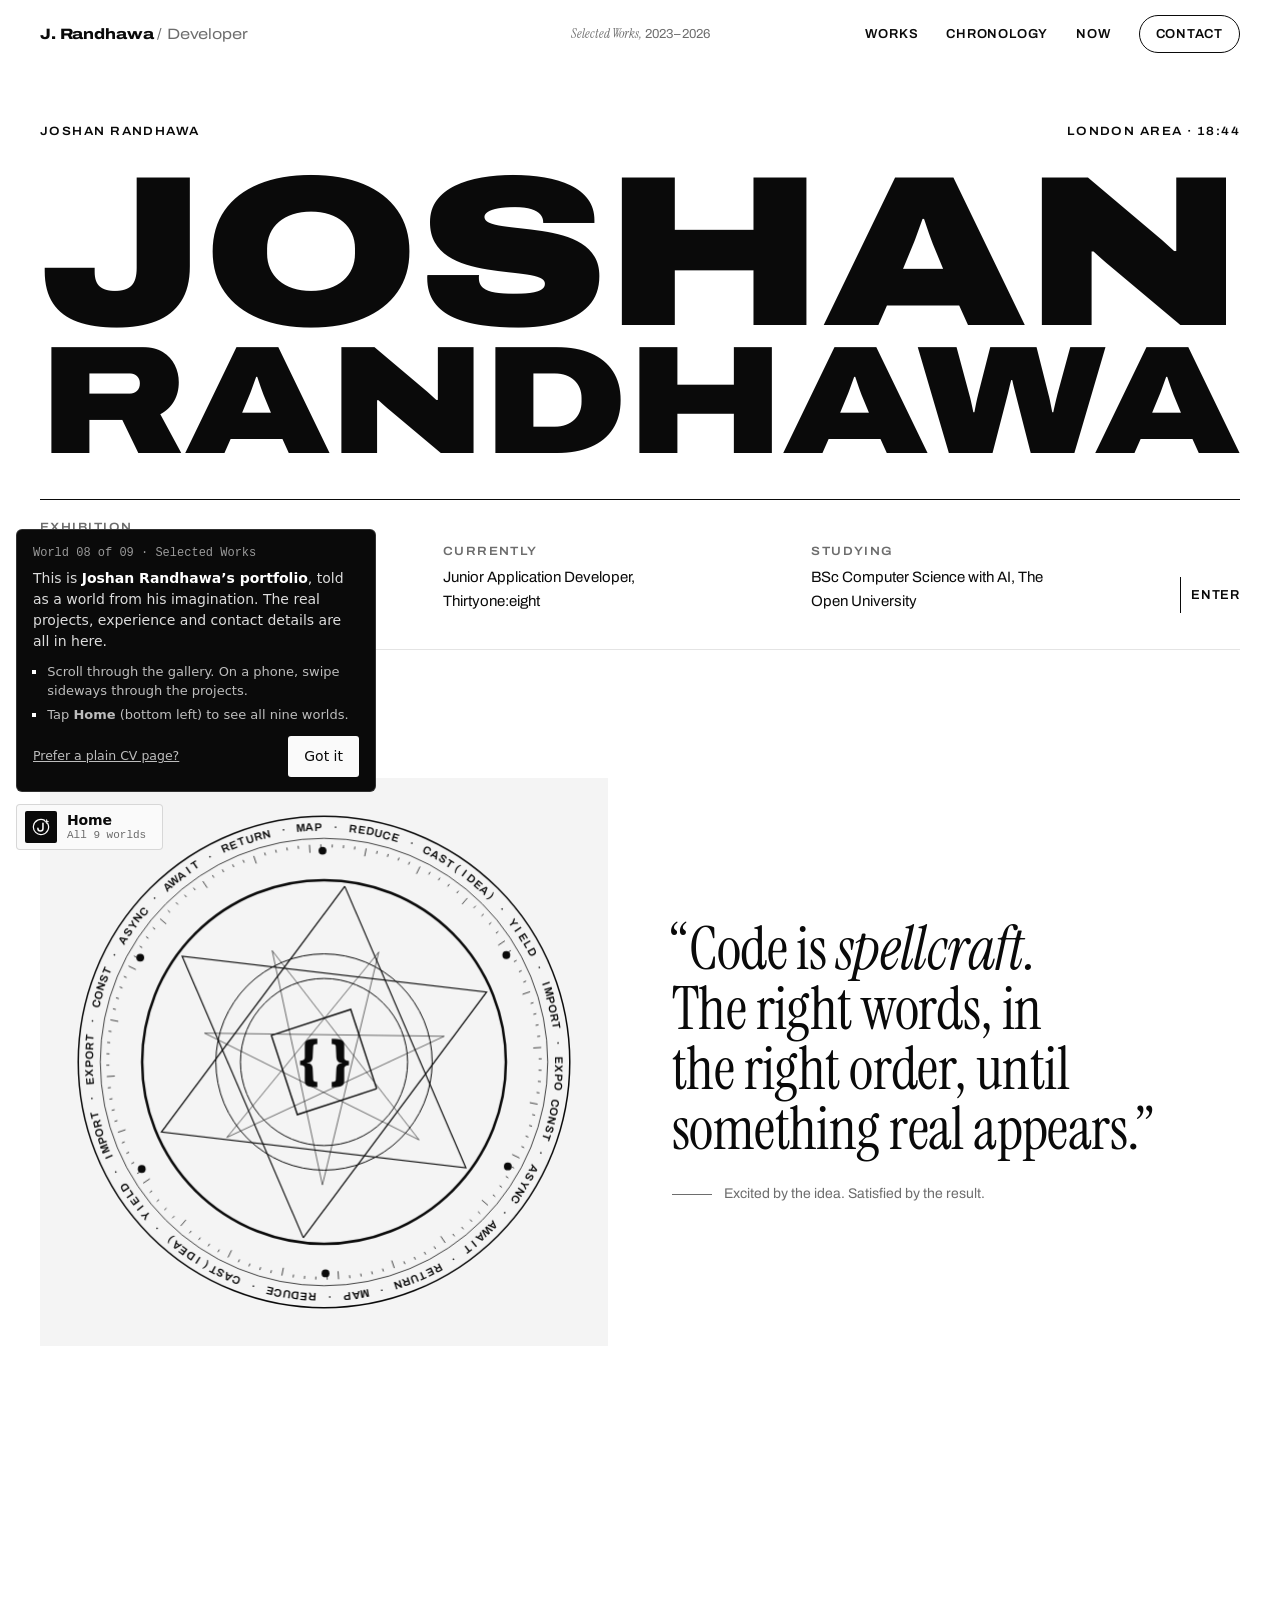
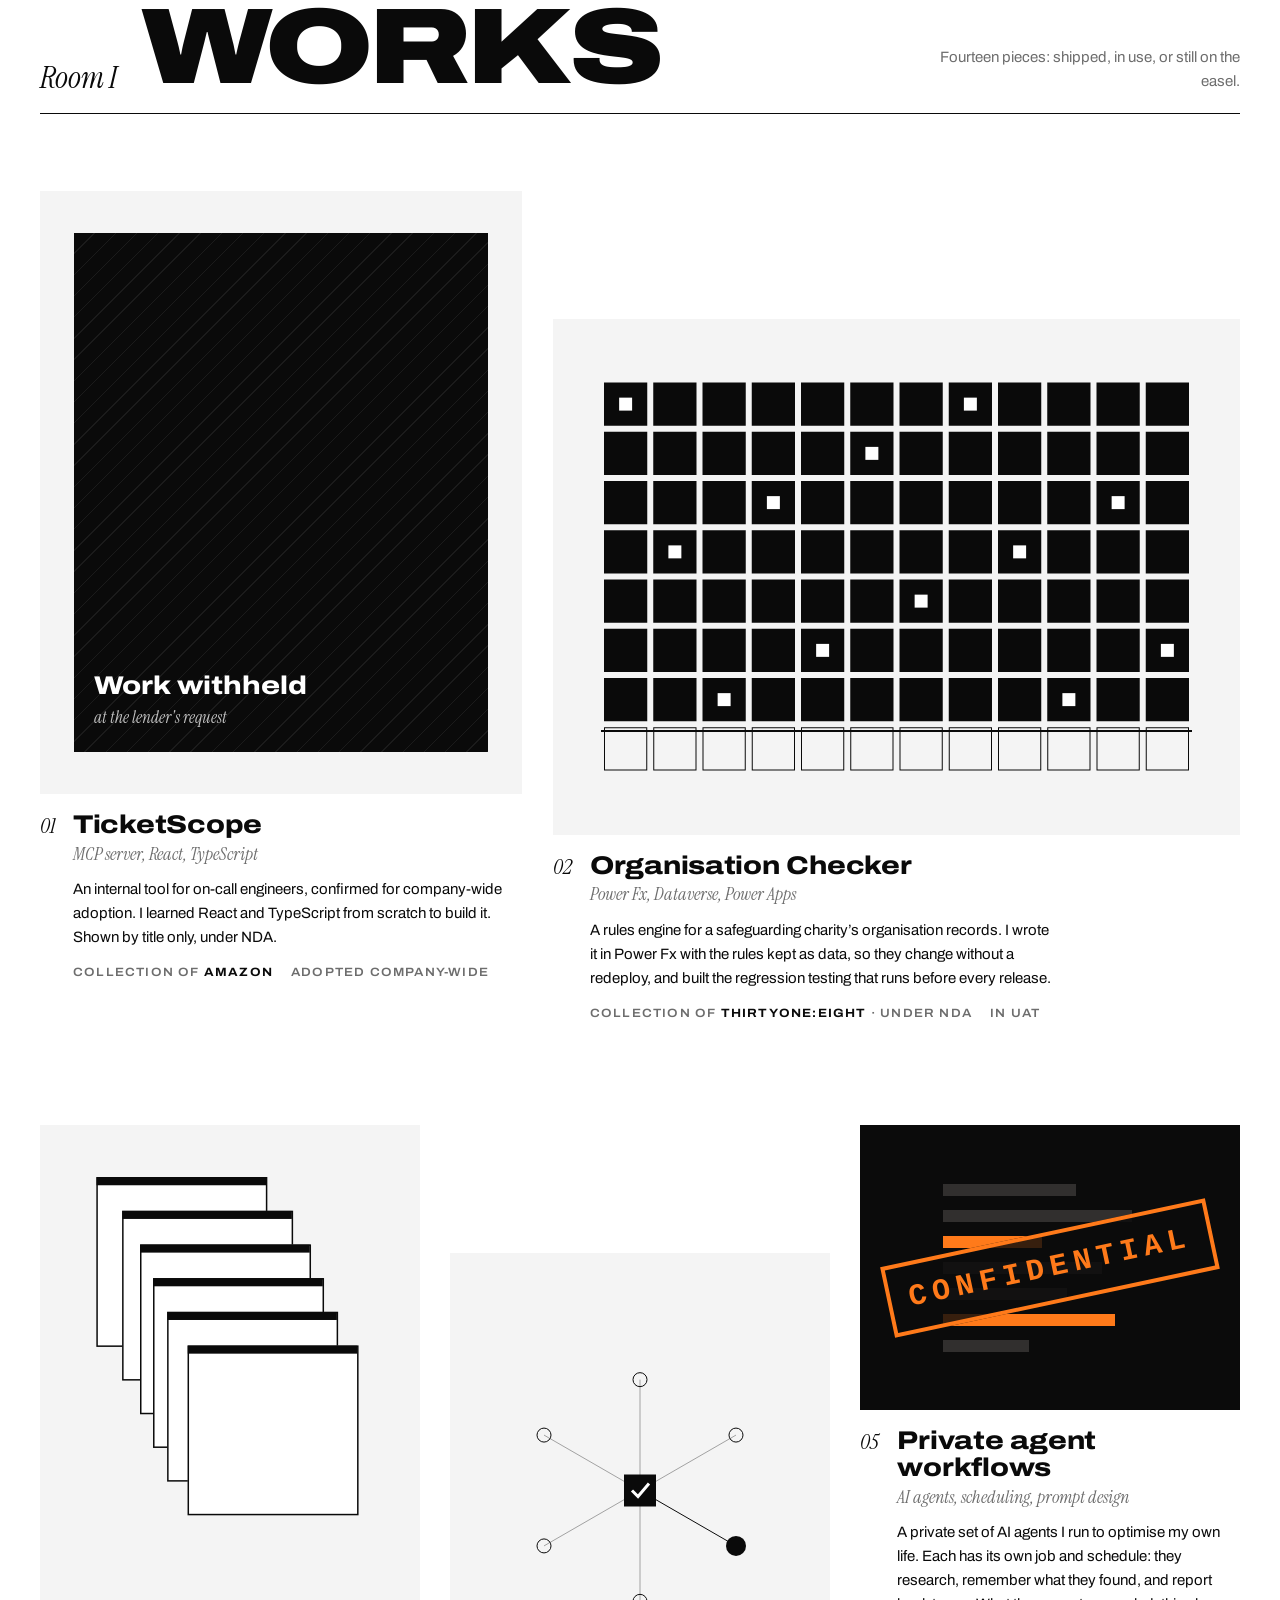
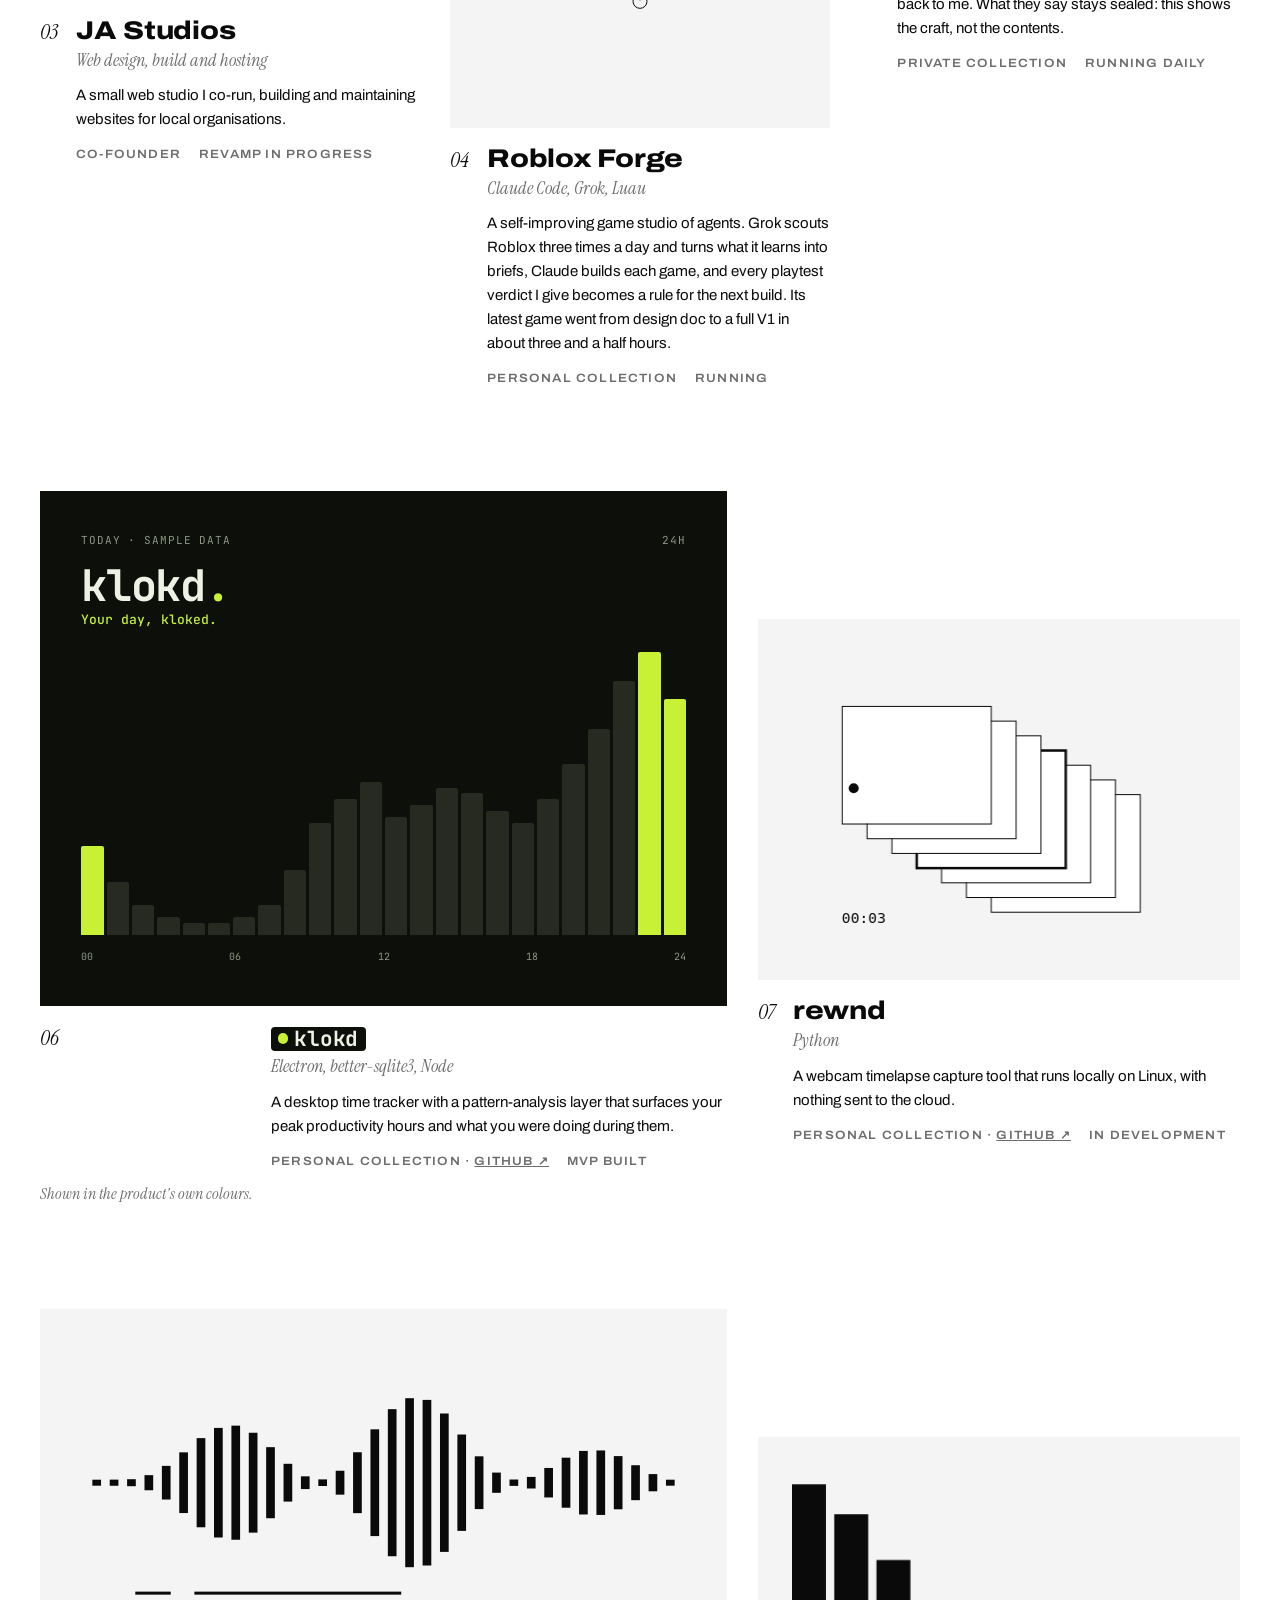
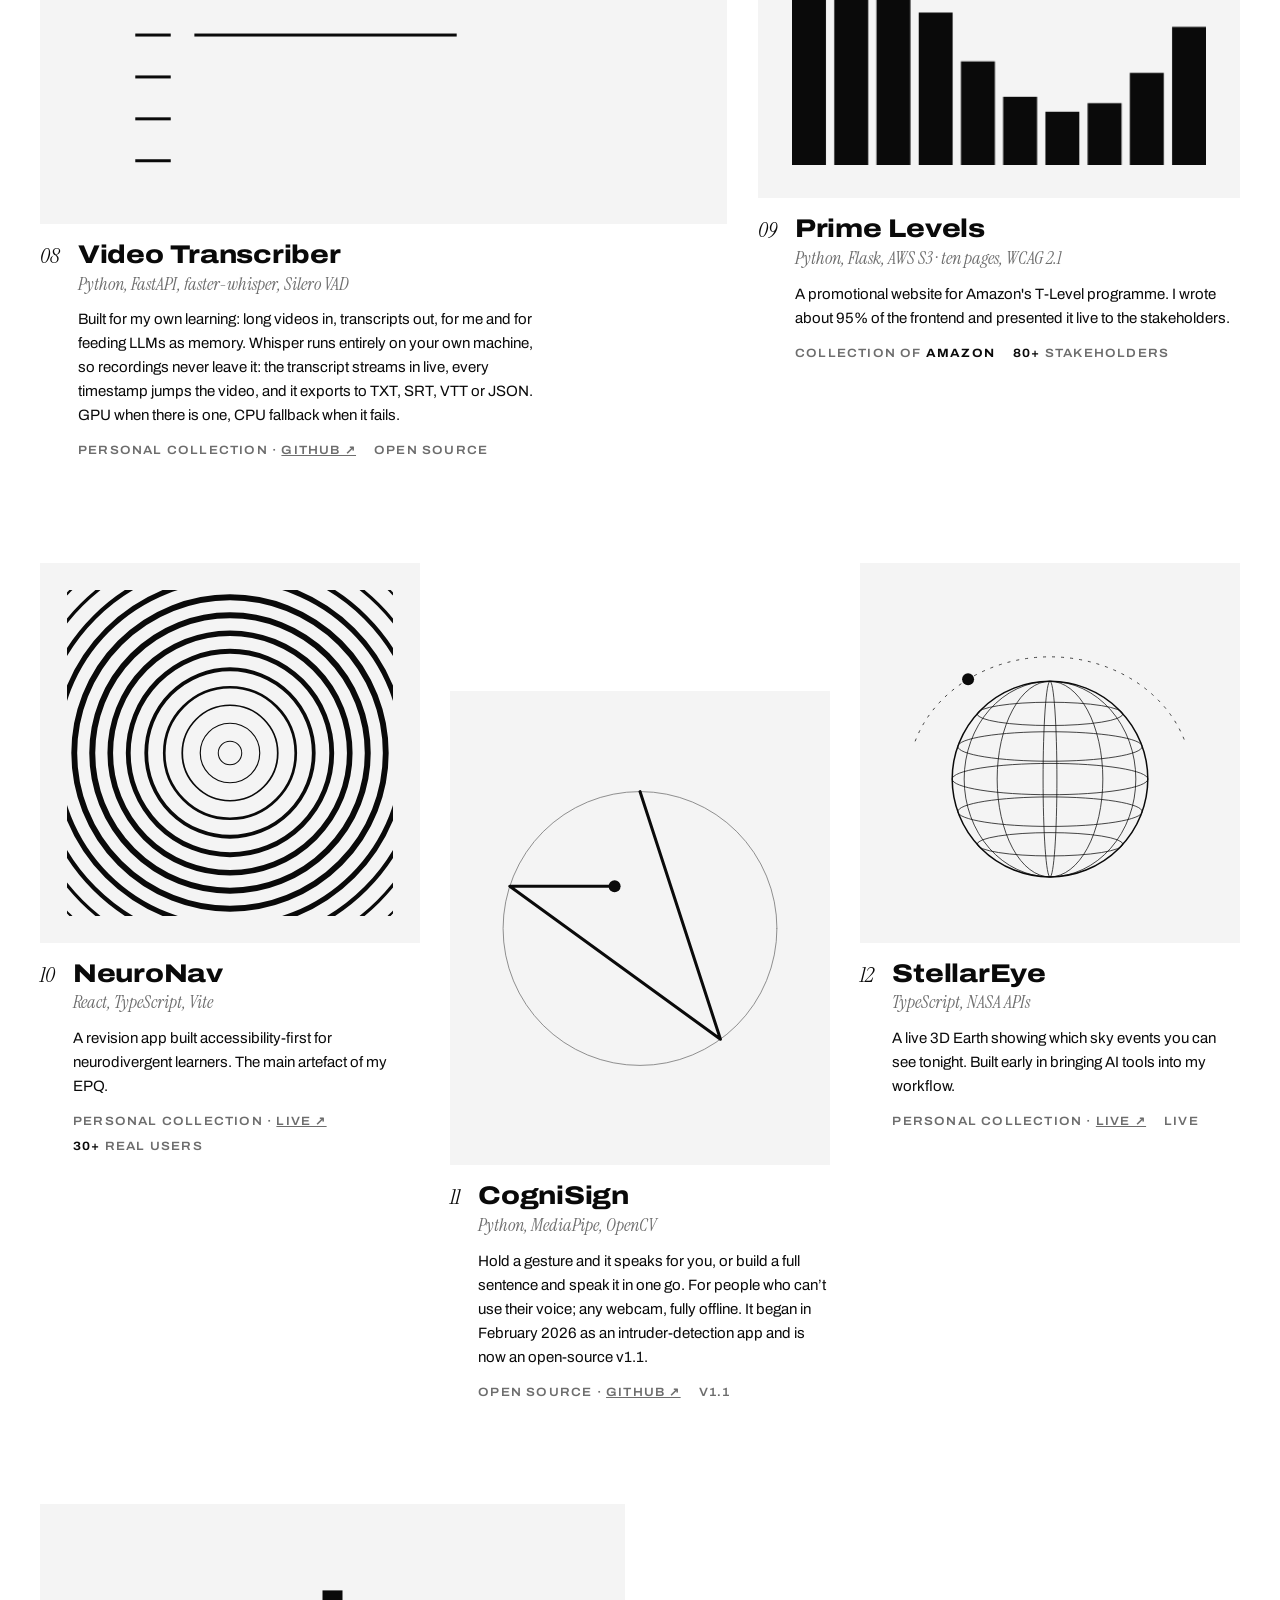
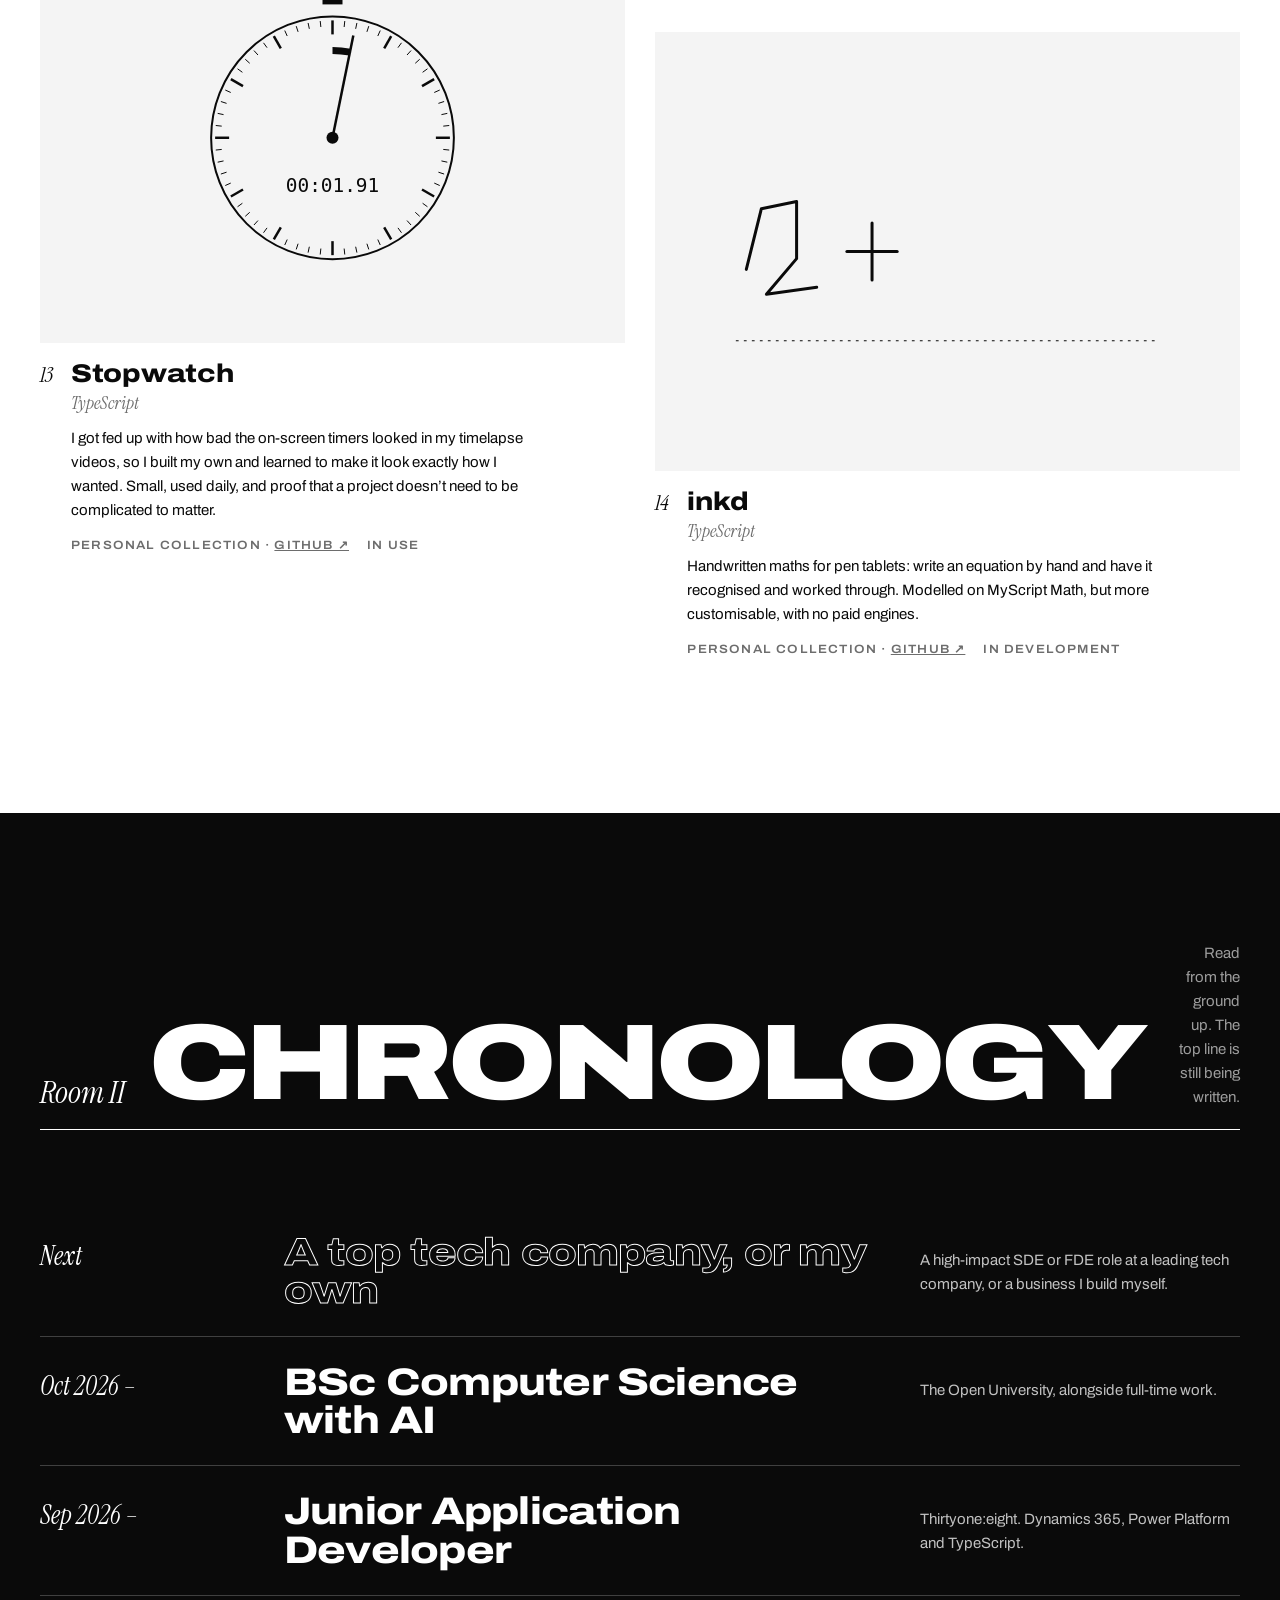
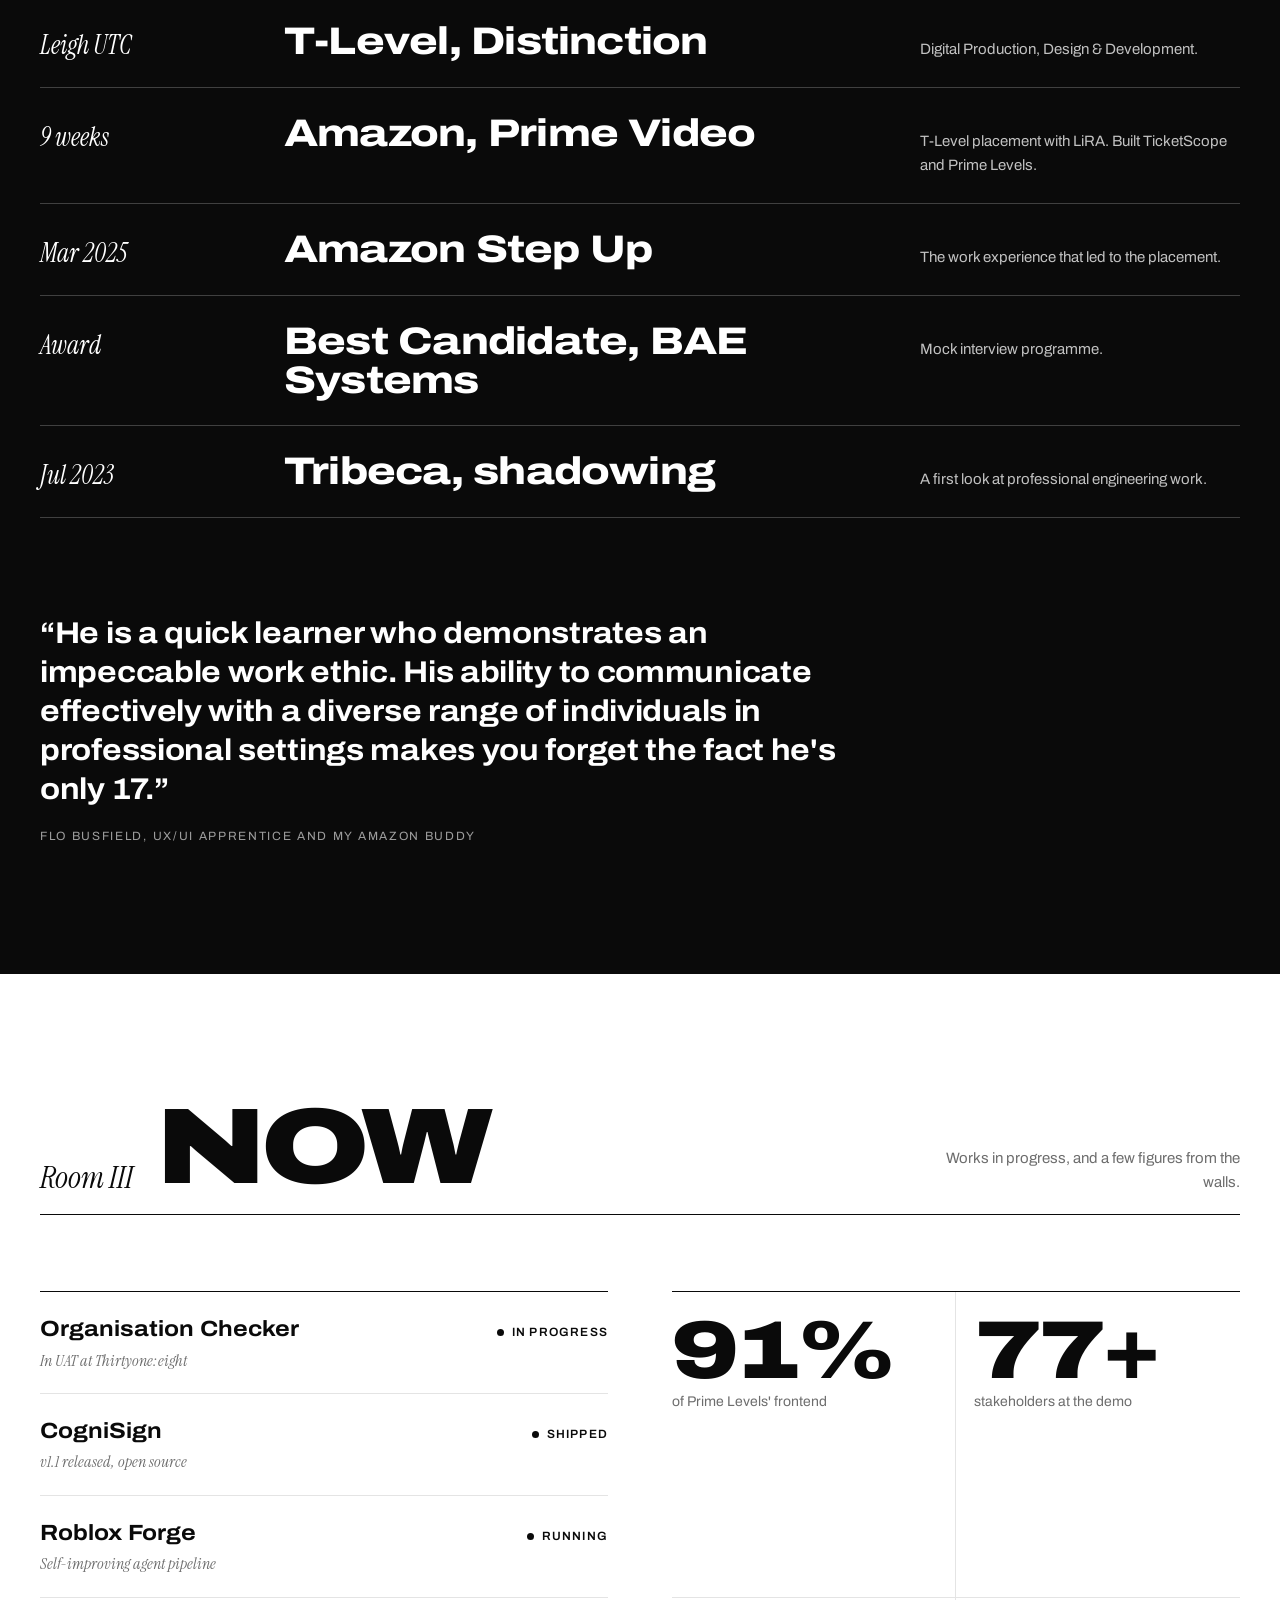
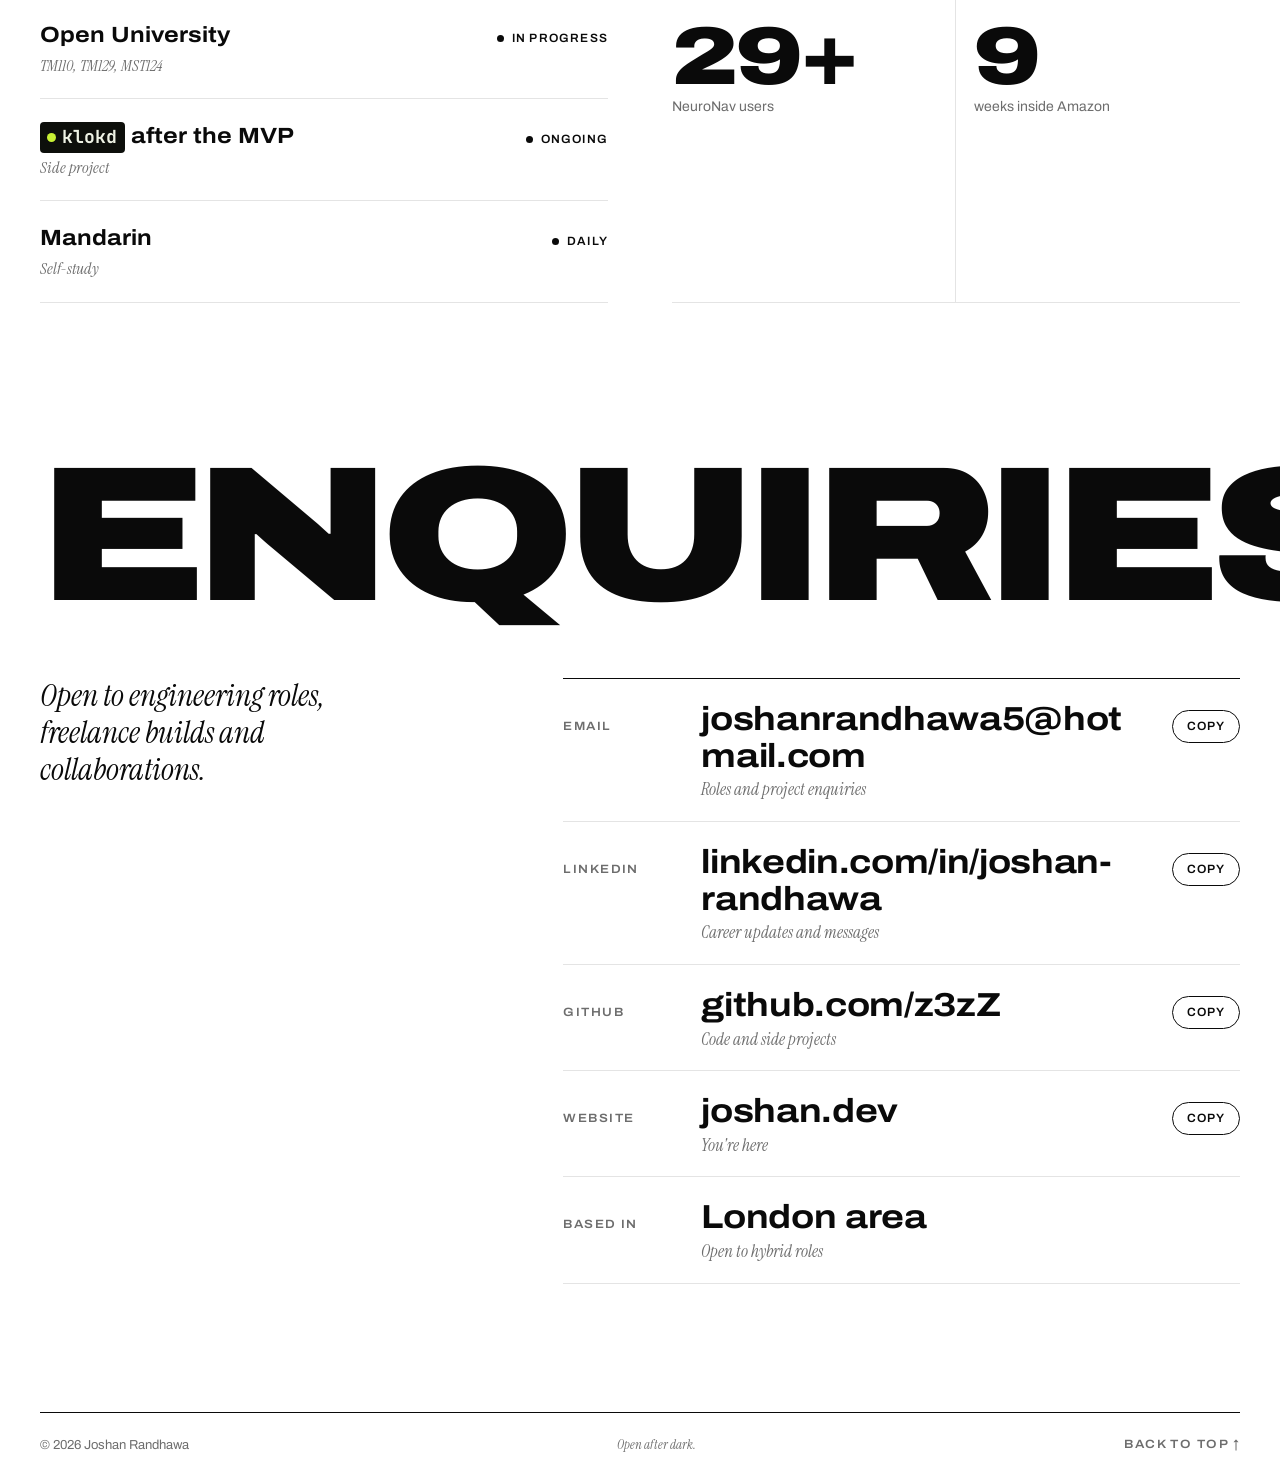
<file: selected-works.html>
<!doctype html><html lang="en"><head>
<link rel="icon" type="image/svg+xml" href="data:image/svg+xml,%3Csvg%20xmlns%3D%22http%3A//www.w3.org/2000/svg%22%20viewBox%3D%220%200%2032%2032%22%3E%3Cstyle%3Eg%7Bstroke%3A%230a0a0a%7D.s%7Bfill%3A%230a0a0a%7D%40media%20%28prefers-color-scheme%3Adark%29%7Bg%7Bstroke%3A%23fafafa%7D.s%7Bfill%3A%23fafafa%7D%7D%3C/style%3E%3Cg%20fill%3D%22none%22%20stroke-linecap%3D%22round%22%20stroke-linejoin%3D%22round%22%20stroke-width%3D%222.6%22%3E%3Cpath%20d%3D%22M22.5%204.2A13.5%2013.5%200%201%200%2027.8%209.5%22%20stroke-width%3D%223.2%22/%3E%3Cpath%20d%3D%22M26%202.5l1.1%202.9%202.9%201.1-2.9%201.1-1.1%202.9-1.1-2.9-2.9-1.1%202.9-1.1z%22%20class%3D%22s%22%20stroke-width%3D%22.6%22/%3E%3Cpath%20d%3D%22M19.5%209.5V18.5a4.5%204.5%200%200%201-9%200%22%20stroke-width%3D%223.2%22/%3E%3C/g%3E%3C/svg%3E"><meta charset=utf8><meta name=viewport content="width=device-width,initial-scale=1,viewport-fit=cover"><style>:root{color-scheme:light;box-sizing:border-box;padding-top:env(safe-area-inset-top,0px);padding-bottom:env(safe-area-inset-bottom,0px)}html{scroll-padding-top:env(safe-area-inset-top,0px)}body{margin:0;padding:0;font:14px -apple-system,BlinkMacSystemFont,sans-serif;background:#fff;color:#000}img{max-width:100%}[hidden]:not([hidden=until-found i]){display:none!important}.flo{margin:clamp(48px,8vw,96px) 0 0;max-width:820px}.flo p{font-weight:700;font-stretch:110%;font-size:clamp(20px,2.4vw,30px);line-height:1.3;letter-spacing:-.01em;margin:0}.flo cite{display:block;margin-top:18px;font-style:normal;font-size:12px;letter-spacing:.14em;text-transform:uppercase;opacity:.6}

/* phones: projects become a swipe row instead of fourteen screens of scrolling */
.swipe-hint{display:none}
@media (max-width:760px){
  .swipe-hint{display:flex;justify-content:space-between;align-items:center;gap:12px;margin:0 0 14px;font:500 11.5px/1.3 ui-monospace,SFMono-Regular,Menlo,monospace;letter-spacing:.06em;text-transform:uppercase;opacity:.75}
  .swipe-hint b{font-weight:600}
  .works{display:flex!important;grid-template-columns:none!important;gap:14px!important;overflow-x:auto;overscroll-behavior-x:contain;scroll-snap-type:x mandatory;-webkit-overflow-scrolling:touch;scrollbar-width:none;margin-inline:calc(-1 * max(20px, env(safe-area-inset-left,0px)));padding:4px max(20px, env(safe-area-inset-left,0px)) 18px;scroll-padding-inline:max(20px, env(safe-area-inset-left,0px))}
  .works::-webkit-scrollbar{display:none}
  .works > *{flex:0 0 84%;max-width:84%;scroll-snap-align:start;margin-top:0!important;grid-column:auto!important}
}
</style></head><body>
<title>Selected Works · Joshan Randhawa</title>
<link rel="canonical" href="https://www.joshan.dev/">
<meta name="description" content="A white-walled gallery catalogue. Every project hung like an exhibit. One of nine portfolio worlds by Joshan Randhawa.">
<meta name="theme-color" content="#b08a5b">
<link rel="apple-touch-icon" href="/apple-touch-icon.png">
<meta property="og:type" content="website">
<meta property="og:site_name" content="joshan.dev">
<meta property="og:title" content="Selected Works · Joshan Randhawa">
<meta property="og:description" content="A white-walled gallery catalogue. Every project hung like an exhibit. One of nine portfolio worlds by Joshan Randhawa.">
<meta property="og:url" content="https://www.joshan.dev/selected-works.html">
<meta property="og:image" content="https://www.joshan.dev/og/selected-works.png">
<meta property="og:image:width" content="1200">
<meta property="og:image:height" content="630">
<meta property="og:image:alt" content="Selected Works · Joshan Randhawa">
<meta name="twitter:card" content="summary_large_image">
<meta name="twitter:title" content="Selected Works · Joshan Randhawa">
<meta name="twitter:description" content="A white-walled gallery catalogue. Every project hung like an exhibit. One of nine portfolio worlds by Joshan Randhawa.">
<meta name="twitter:image" content="https://www.joshan.dev/og/selected-works.png">

<meta name="claude:viewport-fit-sides" content="cover">
<link rel="preconnect" href="https://fonts.googleapis.com">
<link rel="preconnect" href="https://fonts.gstatic.com" crossorigin>
<link rel="stylesheet" href="https://fonts.googleapis.com/css2?family=Archivo:wdth,wght@62..125,100..900&family=Instrument+Serif:ital@0;1&family=JetBrains+Mono:wght@500;700&display=swap">
<style>
/* Layout: a gallery catalogue. White walls, black type, generous space; one oversized name, numbered works hung on an uneven grid, each with a wall label. Colour appears only where a product brand requires it. */
:root{
  --wall:#ffffff;    /* gallery wall */
  --ink:#0a0a0a;     /* type, line work */
  --grey:#6d6d6d;    /* label text */
  --rule:#e4e4e4;    /* hairlines */
  --frame:#f4f4f4;   /* passe-partout */
  --klokd-bg:#0d0f0b; --klokd-ink:#eef2e4; --klokd-mute:#8e9682; --klokd-line:#262a20; --klokd:#c8f135;
 
  --sans:"Archivo","Helvetica Neue",Helvetica,Arial,sans-serif;
  --serif:"Instrument Serif","Times New Roman",Georgia,serif;
  --mono:"JetBrains Mono",ui-monospace,Menlo,monospace;
  --ease:cubic-bezier(.2,.8,.2,1);
  --gut:max(16px,env(safe-area-inset-left,0px));
}
@media (prefers-color-scheme:dark){:root:not([data-theme="light"]){--wall:#0a0a0a;--ink:#f5f5f5;--grey:#9a9a9a;--rule:#232323;--frame:#141414;color-scheme:dark}}
:root[data-theme="dark"]{--wall:#0a0a0a;--ink:#f5f5f5;--grey:#9a9a9a;--rule:#232323;--frame:#141414;color-scheme:dark}

*{box-sizing:border-box}
html{scroll-behavior:smooth;scroll-padding-top:80px}
body{background:var(--wall);color:var(--ink);font-family:var(--sans);font-size:16px;line-height:1.6;overflow-x:hidden;-webkit-font-smoothing:antialiased}
body::before{content:"";position:fixed;inset:0 0 auto;height:env(safe-area-inset-top,0px);z-index:10;background:var(--wall)}
::selection{background:var(--ink);color:var(--wall)}
a{color:inherit}
button{font:inherit;color:inherit;background:none;border:0;padding:0;cursor:pointer}
:focus-visible{outline:2px solid var(--ink);outline-offset:4px}
.wrap{max-width:1440px;margin:0 auto;padding-left:max(16px,env(safe-area-inset-left,0px));padding-right:max(16px,env(safe-area-inset-right,0px))}
@media (min-width:900px){.wrap{padding-left:max(40px,env(safe-area-inset-left,0px));padding-right:max(40px,env(safe-area-inset-right,0px))}}
.cap{font-size:12px;font-weight:600;letter-spacing:.12em;text-transform:uppercase;font-stretch:110%}
.it{font-family:var(--serif);font-style:italic;font-weight:400}
.tab{font-variant-numeric:tabular-nums}

/* progress hairline */
.prog{position:fixed;left:0;top:env(safe-area-inset-top,0px);height:2px;width:100%;transform-origin:left;transform:scaleX(0);background:var(--ink);z-index:41}

/* ---------- header ---------- */
.site{position:fixed;left:0;right:0;top:0;z-index:40;padding-top:env(safe-area-inset-top,0px);background:color-mix(in srgb,var(--wall) 86%,transparent);backdrop-filter:blur(14px);-webkit-backdrop-filter:blur(14px);
  border-bottom:1px solid transparent;transition:transform .5s var(--ease),border-color .3s}
.site.line{border-bottom-color:var(--rule)}
.site.hide{transform:translateY(-100%)}
.site .row{display:grid;grid-template-columns:1fr auto 1fr;align-items:center;height:68px;gap:16px}
.mark{font-weight:800;font-stretch:120%;letter-spacing:-.01em;text-decoration:none;font-size:15px;white-space:nowrap}
.mark span{font-weight:400;color:var(--grey)}
.show-t{font-size:13px;color:var(--grey);white-space:nowrap}
.nav{display:flex;justify-content:flex-end;gap:28px;align-items:center}
.nav a,.nav button{font-size:13px;font-weight:600;letter-spacing:.06em;text-transform:uppercase;text-decoration:none;position:relative;padding:6px 0}
.nav a::after,.nav button::after{content:"";position:absolute;left:0;right:0;bottom:0;height:1.5px;background:var(--ink);transform:scaleX(0);transform-origin:right;transition:transform .45s var(--ease)}
.nav a:hover::after,.nav a[aria-current="true"]::after,.nav button:hover::after{transform:scaleX(1);transform-origin:left}
.nav .contact{border:1.5px solid var(--ink);padding:8px 16px;border-radius:999px;transition:background .3s var(--ease),color .3s var(--ease)}
.nav .contact::after{display:none}
.nav .contact:hover{background:var(--ink);color:var(--wall)}
.menu-b{display:none}
@media (max-width:860px){
  .site .row{grid-template-columns:1fr auto}
  .show-t{display:none}
  .nav a{display:none}
}

/* ---------- contact overlay ---------- */
.ov{position:fixed;inset:0;z-index:60;background:var(--ink);color:var(--wall);clip-path:inset(0 0 100% 0);transition:clip-path .8s var(--ease);overflow:auto;
  padding-block:calc(env(safe-area-inset-top,0px) + 22px) calc(env(safe-area-inset-bottom,0px) + 32px)}
.ov.open{clip-path:inset(0 0 0 0)}
.ov .head{display:flex;justify-content:space-between;align-items:center;height:46px}
.ov .x{display:inline-flex;align-items:center;gap:10px;font-size:13px;font-weight:600;letter-spacing:.06em;text-transform:uppercase;border:1.5px solid var(--wall);border-radius:999px;padding:8px 16px;transition:background .3s,color .3s}
.ov .x:hover{background:var(--wall);color:var(--ink)}
.ov h2{font-weight:900;font-stretch:125%;font-size:clamp(56px,13vw,220px);line-height:.86;letter-spacing:-.03em;margin:clamp(28px,6vh,72px) 0 clamp(20px,4vh,40px)}
.ov .grid{display:grid;grid-template-columns:1fr 1.4fr;gap:40px;align-items:start}
@media (max-width:820px){.ov .grid{grid-template-columns:1fr;gap:20px}}
.ov p{font-family:var(--serif);font-style:italic;font-size:clamp(22px,2.6vw,32px);line-height:1.2;margin:0;max-width:22ch}
.ov .rows{border-top:1px solid color-mix(in srgb,var(--wall) 30%,transparent)}
.ov .row2{border-bottom-color:color-mix(in srgb,var(--wall) 30%,transparent)}
.ov .row2 small,.ov .row2 dt{color:color-mix(in srgb,var(--wall) 60%,transparent)}
.ov .cp{border-color:var(--wall)}
.ov .cp:hover{background:var(--wall);color:var(--ink)}

/* contact rows (shared) */
.rows{margin:0}
.row2{display:grid;grid-template-columns:120px 1fr auto;gap:18px;align-items:baseline;padding:22px 0;border-bottom:1px solid var(--rule)}
.row2[hidden]{display:none}
.row2 dt{font-size:12px;font-weight:600;letter-spacing:.12em;text-transform:uppercase;color:var(--grey);font-stretch:110%}
.row2 dd{margin:0;min-width:0;font-weight:700;font-stretch:115%;font-size:clamp(20px,2.6vw,34px);line-height:1.1;letter-spacing:-.01em;overflow-wrap:anywhere}
.row2 dd a{text-decoration:none;background:linear-gradient(currentColor,currentColor) 0 100%/0 2px no-repeat;transition:background-size .5s var(--ease)}
.row2 dd a:hover{background-size:100% 2px}
.row2 small{display:block;font-family:var(--serif);font-style:italic;font-weight:400;font-size:17px;color:var(--grey);margin-top:6px;letter-spacing:0}
.cp{border:1.5px solid var(--ink);border-radius:999px;padding:6px 14px;font-size:12px;font-weight:600;letter-spacing:.08em;text-transform:uppercase;transition:background .3s,color .3s;white-space:nowrap}
.cp:hover{background:var(--ink);color:var(--wall)}
@media (max-width:560px){.row2{grid-template-columns:1fr auto}.row2 dt{grid-column:1/-1}}

/* ---------- cursor ---------- */
.cur{position:fixed;left:0;top:0;width:14px;height:14px;margin:-7px 0 0 -7px;border-radius:50%;background:#fff;mix-blend-mode:difference;pointer-events:none;z-index:70;
  display:grid;place-items:center;transition:width .4s var(--ease),height .4s var(--ease),margin .4s var(--ease)}
.cur b{font-size:11px;font-weight:700;letter-spacing:.1em;text-transform:uppercase;color:#000;opacity:0;transition:opacity .25s}
.cur.big{width:84px;height:84px;margin:-42px 0 0 -42px}
.cur.big b{opacity:1}
.cur.link{width:44px;height:44px;margin:-22px 0 0 -22px}
@media (hover:none),(pointer:coarse){.cur{display:none}}

/* ---------- hero ---------- */
.hero{padding-block:calc(68px + env(safe-area-inset-top,0px) + clamp(28px,6vh,72px)) clamp(24px,4vh,48px)}
.hero .top{display:flex;justify-content:space-between;gap:16px;flex-wrap:wrap;margin-bottom:clamp(18px,3vh,32px)}
.name{margin:0;font-weight:900;line-height:.8;letter-spacing:-.035em;text-transform:uppercase}
.name .ln{display:block;width:max-content;max-width:none;white-space:nowrap;font-stretch:var(--w,125%);transition:font-stretch 1.6s var(--ease)}
.pre .name .ln{--w:62%}
.hero .bottom{display:grid;grid-template-columns:1.1fr 1fr 1fr auto;gap:24px;align-items:end;margin-top:clamp(24px,4vh,44px);padding-top:18px;border-top:1px solid var(--ink)}
.hero .bottom p{margin:0;font-size:15px;max-width:30ch}
.hero .bottom .k{display:block;color:var(--grey);margin-bottom:4px}
.scroll-cue{display:flex;align-items:center;gap:10px;font-size:13px;font-weight:600;letter-spacing:.06em;text-transform:uppercase;text-decoration:none}
.scroll-cue i{width:1.5px;height:36px;background:var(--ink);position:relative;overflow:hidden}
.scroll-cue i::after{content:"";position:absolute;left:0;top:-50%;width:100%;height:50%;background:var(--wall);animation:cue 2.2s var(--ease) infinite}
@keyframes cue{to{top:100%}}
@media (max-width:860px){.hero .bottom{grid-template-columns:1fr 1fr}.hero .bottom .lead{grid-column:1/-1}}

/* centrepiece */
.centre{display:grid;grid-template-columns:minmax(0,1fr) minmax(0,1fr);gap:clamp(24px,5vw,80px);align-items:center;padding-block:clamp(56px,10vw,140px);border-top:1px solid var(--rule)}
@media (max-width:860px){.centre{grid-template-columns:1fr}}
.centre .art{aspect-ratio:1;max-width:100%;background:var(--frame);display:grid;place-items:center;padding:clamp(20px,5%,56px)}
.centre .art canvas{width:100%;height:100%;display:block}
.statement{font-family:var(--serif);font-size:clamp(32px,4.6vw,72px);line-height:1.02;letter-spacing:-.01em;margin:0;text-wrap:balance}
.statement em{font-style:italic}
.statement + .by{margin-top:24px;display:flex;gap:12px;align-items:center;color:var(--grey);font-size:14px}
.statement + .by::before{content:"";width:40px;height:1px;background:var(--grey)}

/* room headers */
.room{padding-block:clamp(64px,10vw,140px) 0}
.room-h{display:grid;grid-template-columns:auto 1fr auto;gap:24px;align-items:end;padding-bottom:20px;border-bottom:1px solid var(--ink);margin-bottom:clamp(36px,6vw,80px)}
.room-h .no{font-family:var(--serif);font-style:italic;font-size:clamp(22px,2.4vw,32px);line-height:1}
.room-h h2{margin:0;font-weight:900;font-stretch:125%;font-size:clamp(44px,8.4vw,140px);line-height:.85;letter-spacing:-.035em;text-transform:uppercase}
.room-h p{margin:0;max-width:34ch;color:var(--grey);font-size:15px;text-align:right}
@media (max-width:760px){.room-h{grid-template-columns:1fr}.room-h p{text-align:left}}

/* ---------- works ---------- */
.works{display:grid;grid-template-columns:repeat(12,minmax(0,1fr));column-gap:clamp(16px,2.4vw,40px);row-gap:clamp(56px,8vw,120px)}
.work{grid-column:span 6;min-width:0;text-decoration:none}
.work.w7{grid-column:span 7}.work.w5{grid-column:span 5}.work.w4{grid-column:span 4}.w6{grid-column:span 6}
.piece.cf{position:relative;background:#0b0b0b;aspect-ratio:4/3;display:flex;align-items:center;justify-content:center;overflow:hidden}
.cf-bars{width:66%;display:grid;gap:14px}.cf-bars i{display:block;height:12px;background:rgba(244,236,228,.16)}.cf-bars i.on{background:#ff7a1a}
.cf-stamp{position:absolute;left:50%;top:50%;transform:translate(-50%,-50%) rotate(-12deg);font-family:ui-monospace,Menlo,monospace;font-weight:700;font-size:clamp(18px,2.4vw,30px);letter-spacing:.2em;text-transform:uppercase;color:#ff7a1a;border:4px solid #ff7a1a;padding:8px 18px;background:rgba(11,11,11,.82)}.work.w8{grid-column:span 8}
.work.drop{margin-top:clamp(0px,10vw,160px)}
.work.off{grid-column:2 / span 5}
@media (max-width:860px){.works{grid-template-columns:1fr}.work,.work.w7,.work.w5,.work.w4,.work.w8,.work.off{grid-column:1/-1}.work.drop{margin-top:0}}
.piece{position:relative;background:var(--frame);aspect-ratio:4/3;max-width:100%;overflow:hidden;padding:clamp(18px,7%,64px)}
.piece.tall{aspect-ratio:4/5}.piece.sq{aspect-ratio:1}
.piece canvas{display:block;width:100%;height:100%;transition:transform 1.2s var(--ease)}
.work:hover .piece canvas{transform:scale(1.035)}
.withheld{position:absolute;inset:clamp(18px,7%,64px);background:var(--ink);color:var(--wall);display:flex;flex-direction:column;justify-content:flex-end;padding:20px}
.withheld b{font-weight:800;font-stretch:120%;font-size:clamp(18px,2vw,26px);line-height:1}
.withheld span{font-family:var(--serif);font-style:italic;font-size:17px;opacity:.75;margin-top:6px}
.withheld::before{content:"";position:absolute;inset:0;background:repeating-linear-gradient(135deg,transparent 0 14px,color-mix(in srgb,var(--wall) 7%,transparent) 14px 15px)}
.label{display:grid;grid-template-columns:auto 1fr;gap:4px 18px;margin-top:18px;align-items:baseline}
.label .n{font-family:var(--serif);font-style:italic;font-size:22px;line-height:1;grid-row:span 4}
.label h3{margin:0;font-weight:800;font-stretch:118%;font-size:clamp(22px,2vw,30px);line-height:1.05;letter-spacing:-.01em}
.label .med{font-family:var(--serif);font-style:italic;font-size:18px;color:var(--grey);line-height:1.25}
.label p{margin:8px 0 0;font-size:15px;max-width:52ch}
.label .meta{display:flex;flex-wrap:wrap;gap:6px 18px;margin-top:10px;font-size:12px;font-weight:600;letter-spacing:.1em;text-transform:uppercase;color:var(--grey);font-stretch:110%}
.label .meta b{color:var(--ink);font-weight:700}

/* brand works keep their own colours */
.piece.klokd{background:var(--klokd-bg);display:flex;flex-direction:column;justify-content:space-between;gap:14px;padding:clamp(20px,6%,48px)}
.k-hd{display:flex;justify-content:space-between;font-family:var(--mono);font-size:11px;color:var(--klokd-mute);letter-spacing:.08em}
.k-word{font-family:var(--mono);font-weight:700;font-size:clamp(28px,3.4vw,44px);color:var(--klokd-ink);letter-spacing:-.03em;line-height:1}
.k-word i{font-style:normal;color:var(--klokd)}
.k-word small{display:block;font-size:13px;font-weight:500;letter-spacing:0;color:var(--klokd);margin-top:6px}
.k-bars{display:grid;grid-template-columns:repeat(24,1fr);gap:3px;align-items:end;flex:1;min-height:80px}
.k-bars i{display:block;background:var(--klokd-line);border-radius:2px 2px 0 0;height:var(--h);transform-origin:bottom;animation:kb 3.2s ease-in-out infinite;animation-delay:calc(var(--d) * 60ms)}
.k-bars i.pk{background:var(--klokd)}
@keyframes kb{0%,100%{transform:scaleY(.85)}50%{transform:none}}
.k-axis{display:flex;justify-content:space-between;font-family:var(--mono);font-size:10px;color:var(--klokd-mute)}
.note{font-family:var(--serif);font-style:italic;color:var(--grey);font-size:16px;margin-top:6px}

/* ---------- chronology (inverted room) ---------- */
.dark{background:var(--ink);color:var(--wall);margin-top:clamp(80px,12vw,180px);padding-bottom:clamp(64px,10vw,140px)}
.dark .room-h{border-bottom-color:var(--wall)}
.dark .room-h p{color:color-mix(in srgb,var(--wall) 60%,transparent)}
.chron{list-style:none;margin:0;padding:0}
.chron li{display:grid;grid-template-columns:minmax(120px,220px) 1fr minmax(0,320px);gap:24px;align-items:baseline;padding:26px 0;border-bottom:1px solid color-mix(in srgb,var(--wall) 22%,transparent);position:relative;isolation:isolate;transition:color .45s var(--ease)}
.chron li::before{content:"";position:absolute;inset:0 calc(-1 * var(--gut));background:var(--wall);transform:scaleY(0);transform-origin:bottom;transition:transform .5s var(--ease);z-index:-1}
.chron li:hover{color:var(--ink)}
.chron li:hover::before{transform:scaleY(1)}
.chron .when{font-family:var(--serif);font-style:italic;font-size:clamp(20px,2vw,26px);line-height:1.1}
.chron h3{margin:0;font-weight:800;font-stretch:120%;font-size:clamp(22px,3vw,42px);line-height:1;letter-spacing:-.02em}
.chron p{margin:0;font-size:15px;opacity:.75}
.chron li.next h3{color:transparent;-webkit-text-stroke:1px var(--wall);transition:-webkit-text-stroke-color .45s var(--ease)}
.chron li.next:hover h3{-webkit-text-stroke-color:var(--ink)}
@media (max-width:760px){.chron li{grid-template-columns:1fr;gap:6px}}

/* ---------- now ---------- */
.now{display:grid;grid-template-columns:1fr 1fr;gap:clamp(24px,5vw,80px)}
@media (max-width:860px){.now{grid-template-columns:1fr}}
.wip{list-style:none;margin:0;padding:0;border-top:1px solid var(--ink)}
.wip li{display:grid;grid-template-columns:1fr auto;gap:16px;padding:20px 0;border-bottom:1px solid var(--rule);align-items:baseline}
.wip b{font-weight:700;font-stretch:112%;font-size:clamp(18px,1.8vw,22px)}
.wip small{display:block;font-family:var(--serif);font-style:italic;font-size:16px;color:var(--grey)}
.wip .st{font-size:12px;font-weight:600;letter-spacing:.1em;text-transform:uppercase;display:flex;align-items:center;gap:8px;white-space:nowrap}
.wip .st::before{content:"";width:7px;height:7px;border-radius:50%;background:currentColor;animation:pulse 2s var(--ease) infinite}
@keyframes pulse{50%{opacity:.25}}
.b-klokd{display:inline-flex;align-items:center;gap:6px;font-family:var(--mono);font-weight:700;font-size:.82em;padding:1px 8px 1px 7px;border-radius:4px;vertical-align:.06em;white-space:nowrap}
.b-klokd{background:var(--klokd-bg);color:var(--klokd-ink)}.b-klokd::before{content:"";width:.5em;height:.5em;border-radius:50%;background:var(--klokd)}
.figs{display:grid;grid-template-columns:1fr 1fr;border-top:1px solid var(--ink)}
.figs div{padding:22px 0;border-bottom:1px solid var(--rule)}
.figs div:nth-child(odd){padding-right:18px;border-right:1px solid var(--rule)}
.figs div:nth-child(even){padding-left:18px}
.figs strong{display:block;font-weight:900;font-stretch:125%;font-size:clamp(48px,6.4vw,104px);line-height:.9;letter-spacing:-.04em}
.figs span{font-size:14px;color:var(--grey)}

/* ---------- enquiries ---------- */
.enq{padding-block:clamp(80px,12vw,180px) 0}
.enq h2{margin:0;font-weight:900;font-stretch:125%;font-size:clamp(60px,15vw,260px);line-height:.82;letter-spacing:-.045em;text-transform:uppercase}
.enq .grid{display:grid;grid-template-columns:1fr 1.4fr;gap:40px;margin-top:clamp(32px,5vw,64px)}
@media (max-width:860px){.enq .grid{grid-template-columns:1fr;gap:20px}}
.enq .grid > p{font-family:var(--serif);font-style:italic;font-size:clamp(22px,2.4vw,32px);line-height:1.2;margin:0;max-width:22ch}
.enq .rows{border-top:1px solid var(--ink)}
.foot{display:flex;justify-content:space-between;flex-wrap:wrap;gap:12px;margin-top:clamp(80px,10vw,140px);padding-block:22px calc(22px + env(safe-area-inset-bottom,0px));border-top:1px solid var(--ink);font-size:13px;color:var(--grey)}

/* reveal: content is visible at rest; entering items only settle into place */
.rv{transition:transform 1.1s var(--ease)}
.js .rv:not(.in){transform:translateY(32px)}

@media (prefers-reduced-motion:reduce){
  *,*::before,*::after{animation-duration:.001ms!important;animation-iteration-count:1!important;transition-duration:.001ms!important}
  .js .rv:not(.in){transform:none}
  html{scroll-behavior:auto}
}
</style>

<div class="prog" id="prog" aria-hidden="true"></div>
<div class="cur" id="cur" aria-hidden="true"><b>View</b></div>

<header class="site" id="site">
  <div class="wrap row">
    <a class="mark" href="index.html" aria-label="Home: Joshan Randhawa's portfolio, all nine worlds">J. Randhawa <span>/ Developer</span></a>
    <span class="show-t"><span class="it">Selected Works,</span> 2023–2026</span>
    <nav class="nav" aria-label="Sections">
      <a href="#works">Works</a>
      <a href="#chronology">Chronology</a>
      <a href="#now">Now</a>
      <button class="contact" type="button" id="openContact" aria-haspopup="dialog" aria-controls="contact">Contact</button>
    </nav>
  </div>
</header>

<div class="ov" id="contact" role="dialog" aria-modal="true" aria-labelledby="ovt" inert>
  <div class="wrap">
    <div class="head"><span class="cap">Enquiries</span><button class="x" type="button" id="closeContact">Close <span aria-hidden="true">✕</span></button></div>
    <h2 id="ovt">Say hello.</h2>
    <div class="grid">
      <p>Open to engineering roles, freelance builds and collaborations.</p>
      <dl class="rows">
        <div class="row2" data-contact="email"><dt>Email</dt><dd><a href="mailto:joshanrandhawa5@hotmail.com">joshanrandhawa5@hotmail.com</a><small>Roles and project enquiries</small></dd><button class="cp" type="button">Copy</button></div>
        <div class="row2" data-contact="linkedin"><dt>LinkedIn</dt><dd><a href="https://www.linkedin.com/in/joshan-randhawa/" target="_blank" rel="noopener">linkedin.com/in/joshan-randhawa</a><small>Career updates and messages</small></dd><button class="cp" type="button">Copy</button></div>
        <div class="row2" data-contact="github"><dt>GitHub</dt><dd><a href="https://github.com/z3zZ" target="_blank" rel="noopener">github.com/z3zZ</a><small>Code and side projects</small></dd><button class="cp" type="button">Copy</button></div>
        <div class="row2"><dt>Website</dt><dd><a href="https://joshan.dev" target="_blank" rel="noopener">joshan.dev</a><small>You're here</small></dd><button class="cp" type="button" data-copy="https://joshan.dev">Copy</button></div>
        <div class="row2"><dt>Based in</dt><dd>London area<small>Open to hybrid roles</small></dd><span></span></div>
      </dl>
    </div>
  </div>
</div>

<main id="top">
  <!-- HERO -->
  <section class="hero wrap" aria-label="Introduction">
    <div class="top cap"><span>Joshan Randhawa</span><span class="tab" id="clock">London area</span></div>
    <h1 class="name" id="name" aria-label="Joshan Randhawa"><span class="ln">Joshan</span><span class="ln">Randhawa</span></h1>
    <div class="bottom">
      <p class="lead"><span class="cap k">Exhibition</span>Selected Works, 2023–2026. Software by a junior application developer who treats code as spellcraft.</p>
      <p><span class="cap k">Currently</span>Junior Application Developer, Thirtyone:eight</p>
      <p><span class="cap k">Studying</span>BSc Computer Science with AI, The Open University</p>
      <a class="scroll-cue" href="#works"><i></i>Enter</a>
    </div>
  </section>

  <!-- CENTREPIECE -->
  <section class="wrap">
    <div class="centre">
      <div class="art rv" data-cursor="Look"><canvas id="circle" role="img" aria-label="A slowly rotating line drawing of a magic circle"></canvas></div>
      <div class="rv">
        <p class="statement">“Code is <em>spellcraft.</em> The right words, in the right order, until something real appears.”</p>
        <div class="by">Excited by the idea. Satisfied by the result.</div>
      </div>
    </div>
  </section>

  <!-- ROOM I · WORKS -->
  <section class="room wrap" id="works">
    <div class="room-h rv"><span class="no">Room I</span><h2>Works</h2><p>Fourteen pieces: shipped, in use, or still on the easel.</p></div>
    <p class="swipe-hint" aria-hidden="true"><span>Swipe for all <b>14</b> projects</span><span class="sw-n">01 / 14 &rarr;</span></p>
<div class="works">
      <article class="work w5 rv">
        <div class="piece tall"><div class="withheld"><b>Work withheld</b><span>at the lender's request</span></div></div>
        <div class="label"><span class="n">01</span><h3>TicketScope</h3><span class="med">MCP server, React, TypeScript</span>
          <p>An internal tool for on-call engineers, confirmed for company-wide adoption. I learned React and TypeScript from scratch to build it. Shown by title only, under NDA.</p>
          <div class="meta"><span>Collection of <b>Amazon</b></span><span>Adopted company-wide</span></div></div>
      </article>
      <article class="work w7 drop rv">
        <div class="piece"><canvas data-art="grid" aria-label="A grid of squares being checked one row at a time"></canvas></div>
        <div class="label"><span class="n">02</span><h3>Organisation Checker</h3><span class="med">Power Fx, Dataverse, Power Apps</span>
          <p>A rules engine for a safeguarding charity&rsquo;s organisation records. I wrote it in Power Fx with the rules kept as data, so they change without a redeploy, and built the regression testing that runs before every release.</p>
          <div class="meta"><span>Collection of <b>Thirtyone:eight</b> · under NDA</span><span>In UAT</span></div></div>
      </article>
      <article class="work w4 rv">
        <div class="piece tall"><canvas data-art="frames" aria-label="Overlapping window outlines drifting"></canvas></div>
        <div class="label"><span class="n">03</span><h3>JA Studios</h3><span class="med">Web design, build and hosting</span>
          <p>A small web studio I co-run, building and maintaining websites for local organisations.</p>
          <div class="meta"><span>Co-founder</span><span>Revamp in progress</span></div></div>
      </article>
      <article class="work w4 drop rv">
        <div class="piece tall"><canvas data-art="relay" aria-label="Points passing a signal around a loop to a central checkpoint"></canvas></div>
        <div class="label"><span class="n">04</span><h3>Roblox Forge</h3><span class="med">Claude Code, Grok, Luau</span>
          <p>A self-improving game studio of agents. Grok scouts Roblox three times a day and turns what it learns into briefs, Claude builds each game, and every playtest verdict I give becomes a rule for the next build. Its latest game went from design doc to a full V1 in about three and a half hours.</p>
          <div class="meta"><span>Personal collection</span><span>Running</span></div></div>
      </article>
      <article class="work w4 rv">
        <div class="piece cf" aria-label="A redacted document with a CONFIDENTIAL stamp">
          <div class="cf-bars"><i style="width:62%"></i><i style="width:88%"></i><i class="on" style="width:46%"></i><i style="width:74%"></i><i style="width:58%"></i><i class="on" style="width:80%"></i><i style="width:40%"></i></div>
          <span class="cf-stamp">Confidential</span>
        </div>
        <div class="label"><span class="n">05</span><h3>Private agent workflows</h3><span class="med">AI agents, scheduling, prompt design</span>
          <p>A private set of AI agents I run to optimise my own life. Each has its own job and schedule: they research, remember what they found, and report back to me. What they say stays sealed: this shows the craft, not the contents.</p>
          <div class="meta"><span>Private collection</span><span>Running daily</span></div></div>
      </article>
      <article class="work w7 rv">
        <div class="piece klokd" aria-label="klokd: a chart of tracked hours with late-night peaks highlighted in lime">
          <div class="k-hd"><span>TODAY · SAMPLE DATA</span><span>24H</span></div>
          <div class="k-word">klokd<i>.</i><small>Your day, kloked.</small></div>
          <div class="k-bars" id="kbars"></div>
          <div class="k-axis"><span>00</span><span>06</span><span>12</span><span>18</span><span>24</span></div>
        </div>
        <div class="label"><span class="n">06</span><h3><span class="b-klokd">klokd</span></h3><span class="med">Electron, better-sqlite3, Node</span>
          <p>A desktop time tracker with a pattern-analysis layer that surfaces your peak productivity hours and what you were doing during them.</p>
          <div class="meta"><span>Personal collection · <a href="https://github.com/z3zZ/Klokd" target="_blank" rel="noopener">GitHub ↗</a></span><span>MVP built</span></div>
          <span class="note">Shown in the product's own colours.</span></div>
      </article>
      <article class="work w5 drop rv">
        <div class="piece"><canvas data-art="lapse" aria-label="Frames of a timelapse ticking past"></canvas></div>
        <div class="label"><span class="n">07</span><h3>rewnd</h3><span class="med">Python</span>
          <p>A webcam timelapse capture tool that runs locally on Linux, with nothing sent to the cloud.</p>
          <div class="meta"><span>Personal collection · <a href="https://github.com/z3zZ/rewnd" target="_blank" rel="noopener">GitHub ↗</a></span><span>In development</span></div></div>
      </article>
      <article class="work w7 rv">
        <div class="piece"><canvas data-art="wave" aria-label="A sound wave settling into lines of text"></canvas></div>
        <div class="label"><span class="n">08</span><h3>Video Transcriber</h3><span class="med">Python, FastAPI, faster-whisper, Silero VAD</span>
          <p>Built for my own learning: long videos in, transcripts out, for me and for feeding LLMs as memory. Whisper runs entirely on your own machine, so recordings never leave it: the transcript streams in live, every timestamp jumps the video, and it exports to TXT, SRT, VTT or JSON. GPU when there is one, CPU fallback when it fails.</p>
          <div class="meta"><span>Personal collection · <a href="https://github.com/z3zZ/Video-Transcriber" target="_blank" rel="noopener">GitHub ↗</a></span><span>Open source</span></div></div>
      </article>
      <article class="work w5 drop rv">
        <div class="piece"><canvas data-art="pages" aria-label="Ten vertical columns rising and falling"></canvas></div>
        <div class="label"><span class="n">09</span><h3>Prime Levels</h3><span class="med">Python, Flask, AWS S3 · ten pages, WCAG 2.1</span>
          <p>A promotional website for Amazon's T-Level programme. I wrote about 95% of the frontend and presented it live to the stakeholders.</p>
          <div class="meta"><span>Collection of <b>Amazon</b></span><span><b>80+</b> stakeholders</span></div></div>
      </article>
      <article class="work w4 rv">
        <div class="piece sq"><canvas data-art="rings" aria-label="Concentric circles breathing slowly"></canvas></div>
        <div class="label"><span class="n">10</span><h3>NeuroNav</h3><span class="med">React, TypeScript, Vite</span>
          <p>A revision app built accessibility-first for neurodivergent learners. The main artefact of my EPQ.</p>
          <div class="meta"><span>Personal collection · <a href="https://neuro-nav.vercel.app" target="_blank" rel="noopener">Live ↗</a></span><span><b>30+</b> real users</span></div></div>
      </article>
      <article class="work w4 drop rv">
        <div class="piece tall"><canvas data-art="trace" aria-label="A single line tracing a five-point star"></canvas></div>
        <div class="label"><span class="n">11</span><h3>CogniSign</h3><span class="med">Python, MediaPipe, OpenCV</span>
          <p>Hold a gesture and it speaks for you, or build a full sentence and speak it in one go. For people who can&rsquo;t use their voice; any webcam, fully offline. It began in February 2026 as an intruder-detection app and is now an open-source v1.1.</p>
          <div class="meta"><span>Open source · <a href="https://github.com/z3zZ/CogniSign" target="_blank" rel="noopener">GitHub ↗</a></span><span>v1.1</span></div></div>
      </article>
      <article class="work w4 rv">
        <div class="piece sq"><canvas data-art="orbit" aria-label="A globe with a point of light crossing the sky above it"></canvas></div>
        <div class="label"><span class="n">12</span><h3>StellarEye</h3><span class="med">TypeScript, NASA APIs</span>
          <p>A live 3D Earth showing which sky events you can see tonight. Built early in bringing AI tools into my workflow.</p>
          <div class="meta"><span>Personal collection · <a href="https://stellareye.vercel.app" target="_blank" rel="noopener">Live ↗</a></span><span>Live</span></div></div>
      </article>
      <article class="work w6 rv">
        <div class="piece"><canvas data-art="watch" aria-label="A stopwatch hand sweeping round its dial"></canvas></div>
        <div class="label"><span class="n">13</span><h3>Stopwatch</h3><span class="med">TypeScript</span>
          <p>I got fed up with how bad the on-screen timers looked in my timelapse videos, so I built my own and learned to make it look exactly how I wanted. Small, used daily, and proof that a project doesn&rsquo;t need to be complicated to matter.</p>
          <div class="meta"><span>Personal collection · <a href="https://github.com/z3zZ/Stopwatch" target="_blank" rel="noopener">GitHub ↗</a></span><span>In use</span></div></div>
      </article>
      <article class="work w6 drop rv">
        <div class="piece"><canvas data-art="pen" aria-label="A handwritten equation being drawn stroke by stroke"></canvas></div>
        <div class="label"><span class="n">14</span><h3>inkd</h3><span class="med">TypeScript</span>
          <p>Handwritten maths for pen tablets: write an equation by hand and have it recognised and worked through. Modelled on MyScript Math, but more customisable, with no paid engines.</p>
          <div class="meta"><span>Personal collection · <a href="https://github.com/z3zZ/inkd" target="_blank" rel="noopener">GitHub ↗</a></span><span>In development</span></div></div>
      </article>
    </div>
  </section>

  <!-- ROOM II · CHRONOLOGY -->
  <section class="room dark" id="chronology">
    <div class="wrap">
      <div class="room-h rv"><span class="no">Room II</span><h2>Chronology</h2><p>Read from the ground up. The top line is still being written.</p></div>
      <ol class="chron">
        <li class="next rv"><span class="when">Next</span><h3>A top tech company, or my own</h3><p>A high-impact SDE or FDE role at a leading tech company, or a business I build myself.</p></li>
        <li class="rv"><span class="when">Oct 2026 –</span><h3>BSc Computer Science with AI</h3><p>The Open University, alongside full-time work.</p></li>
        <li class="rv"><span class="when">Sep 2026 –</span><h3>Junior Application Developer</h3><p>Thirtyone:eight. Dynamics 365, Power Platform and TypeScript.</p></li>
        <li class="rv"><span class="when">Leigh UTC</span><h3>T-Level, Distinction</h3><p>Digital Production, Design &amp; Development.</p></li>
        <li class="rv"><span class="when">9 weeks</span><h3>Amazon, Prime Video</h3><p>T-Level placement with LiRA. Built TicketScope and Prime Levels.</p></li>
        <li class="rv"><span class="when">Mar 2025</span><h3>Amazon Step Up</h3><p>The work experience that led to the placement.</p></li>
        <li class="rv"><span class="when">Award</span><h3>Best Candidate, BAE Systems</h3><p>Mock interview programme.</p></li>
        <li class="rv"><span class="when">Jul 2023</span><h3>Tribeca, shadowing</h3><p>A first look at professional engineering work.</p></li>
      </ol>
      <blockquote class="flo rv"><p>“He is a quick learner who demonstrates an impeccable work ethic. His ability to communicate effectively with a diverse range of individuals in professional settings makes you forget the fact he's only 17.”</p><cite>Flo Busfield, UX/UI Apprentice and my Amazon buddy</cite></blockquote>
    </div>
  </section>

  <!-- ROOM III · NOW -->
  <section class="room wrap" id="now">
    <div class="room-h rv"><span class="no">Room III</span><h2>Now</h2><p>Works in progress, and a few figures from the walls.</p></div>
    <div class="now">
      <ul class="wip rv">
        <li><div><b>Organisation Checker</b><small>In UAT at Thirtyone:eight</small></div><span class="st">In progress</span></li>
        <li><div><b>CogniSign</b><small>v1.1 released, open source</small></div><span class="st">Shipped</span></li>
        <li><div><b>Roblox Forge</b><small>Self-improving agent pipeline</small></div><span class="st">Running</span></li>
        <li><div><b>Open University</b><small>TM110, TM129, MST124</small></div><span class="st">In progress</span></li>
        <li><div><b><span class="b-klokd">klokd</span> after the MVP</b><small>Side project</small></div><span class="st">Ongoing</span></li>
        <li><div><b>Mandarin</b><small>Self-study</small></div><span class="st">Daily</span></li>
      </ul>
      <div class="figs rv">
        <div><strong class="tab" data-count="95">95%</strong><span>of Prime Levels' frontend</span></div>
        <div><strong class="tab" data-count="80">80+</strong><span>stakeholders at the demo</span></div>
        <div><strong class="tab" data-count="30">30+</strong><span>NeuroNav users</span></div>
        <div><strong class="tab" data-count="9">9</strong><span>weeks inside Amazon</span></div>
      </div>
    </div>
  </section>

  <!-- ENQUIRIES -->
  <section class="enq wrap" id="enquiries">
    <h2 class="rv">Enquiries</h2>
    <div class="grid">
      <p class="rv">Open to engineering roles, freelance builds and collaborations.</p>
      <dl class="rows rv">
        <div class="row2" data-contact="email"><dt>Email</dt><dd><a href="mailto:joshanrandhawa5@hotmail.com">joshanrandhawa5@hotmail.com</a><small>Roles and project enquiries</small></dd><button class="cp" type="button">Copy</button></div>
        <div class="row2" data-contact="linkedin"><dt>LinkedIn</dt><dd><a href="https://www.linkedin.com/in/joshan-randhawa/" target="_blank" rel="noopener">linkedin.com/in/joshan-randhawa</a><small>Career updates and messages</small></dd><button class="cp" type="button">Copy</button></div>
        <div class="row2" data-contact="github"><dt>GitHub</dt><dd><a href="https://github.com/z3zZ" target="_blank" rel="noopener">github.com/z3zZ</a><small>Code and side projects</small></dd><button class="cp" type="button">Copy</button></div>
        <div class="row2"><dt>Website</dt><dd><a href="https://joshan.dev" target="_blank" rel="noopener">joshan.dev</a><small>You're here</small></dd><button class="cp" type="button" data-copy="https://joshan.dev">Copy</button></div>
        <div class="row2"><dt>Based in</dt><dd>London area<small>Open to hybrid roles</small></dd><span></span></div>
      </dl>
    </div>
    <div class="foot"><span>© 2026 Joshan Randhawa</span><span class="it">Open after dark.</span><a href="#top" class="cap" style="text-decoration:none">Back to top ↑</a></div>
  </section>
</main>

<script>
(function(){
const root=document.documentElement;root.classList.add('js','pre');
const reduce=matchMedia('(prefers-reduced-motion: reduce)').matches;
const TAU=Math.PI*2;
let INK,WALL,GREY;function tok(){const s=getComputedStyle(root);INK=s.getPropertyValue('--ink').trim();WALL=s.getPropertyValue('--wall').trim();GREY=s.getPropertyValue('--grey').trim()}
tok();try{matchMedia('(prefers-color-scheme: dark)').addEventListener('change',tok)}catch(e){}
new MutationObserver(tok).observe(root,{attributes:true,attributeFilter:['data-theme']});

/* ---------- contact ---------- */
/* Fill these in to switch the rows on; empty values stay hidden. */
const CONTACT={email:'joshanrandhawa5@hotmail.com',linkedin:'https://www.linkedin.com/in/joshan-randhawa/',github:'https://github.com/z3zZ'};
document.querySelectorAll('[data-contact]').forEach(row=>{const k=row.dataset.contact,v=CONTACT[k];if(!v)return;const a=row.querySelector('a');row.hidden=false;
  if(k==='email'){a.href='mailto:'+v;a.textContent=v;row.querySelector('.cp').dataset.copy=v}
  else{const url=/^https?:/.test(v)?v:'https://'+v;a.href=url;a.textContent=url.replace(/^https?:\/\/(www\.)?/,'').replace(/\/$/,'');row.querySelector('.cp').dataset.copy=url}});
document.querySelectorAll('.cp').forEach(b=>b.addEventListener('click',()=>{const v=b.dataset.copy||'',ok=()=>{b.textContent='Copied';setTimeout(()=>b.textContent='Copy',1600)};
  const fail=()=>{const a=b.parentElement.querySelector('dd a');if(a){const r=document.createRange();r.selectNodeContents(a);const s=getSelection();s.removeAllRanges();s.addRange(r)}b.textContent='Selected';setTimeout(()=>b.textContent='Copy',1600)};
  try{navigator.clipboard.writeText(v).then(ok,fail)}catch(e){fail()}}));
const ov=document.getElementById('contact');let lastF=null;
function openC(){lastF=document.activeElement;ov.inert=false;ov.classList.add('open');document.body.style.overflow='hidden';setTimeout(()=>document.getElementById('closeContact').focus(),60)}
function closeC(){ov.classList.remove('open');ov.inert=true;document.body.style.overflow='';if(lastF)lastF.focus()}
document.getElementById('openContact').addEventListener('click',openC);
document.getElementById('closeContact').addEventListener('click',closeC);
addEventListener('keydown',e=>{if(e.key==='Escape'&&ov.classList.contains('open'))closeC()});

/* ---------- clock ---------- */
const clock=document.getElementById('clock');
function tick(){try{clock.textContent='London area · '+new Date().toLocaleTimeString('en-GB',{hour:'2-digit',minute:'2-digit',timeZone:'Europe/London'})}catch(e){}}
tick();setInterval(tick,15000);

/* ---------- fit the name to the full width, then let it stretch open ---------- */
const name=document.getElementById('name'),lines=[...name.querySelectorAll('.ln')];
function fitName(){const W=name.clientWidth;lines.forEach(l=>{const prev=l.style.getPropertyValue('--w');l.style.setProperty('--w','125%');l.style.transition='none';l.style.fontSize='100px';
  const w=l.scrollWidth;l.style.fontSize=(100*W/w*0.995)+'px';l.style.setProperty('--w',prev);void l.offsetWidth;l.style.transition=''})}
fitName();
if(document.fonts&&document.fonts.ready)document.fonts.ready.then(fitName);
new ResizeObserver(()=>fitName()).observe(name);
requestAnimationFrame(()=>requestAnimationFrame(()=>root.classList.remove('pre')));
if(reduce)root.classList.remove('pre');

/* ---------- header, progress, nav state, name weight on scroll ---------- */
const site=document.getElementById('site'),prog=document.getElementById('prog'),navA=[...document.querySelectorAll('.nav a')];let lastY=scrollY;
function onScroll(){const y=scrollY,max=root.scrollHeight-innerHeight;prog.style.transform=`scaleX(${max>0?y/max:0})`;
  site.classList.toggle('line',y>10);site.classList.toggle('hide',y>lastY&&y>300&&!ov.classList.contains('open'));lastY=y;
  if(!reduce){const k=Math.min(1,y/(innerHeight*.7));name.style.fontWeight=Math.round(900-k*600)}
  let cur='';['works','chronology','now'].forEach(id=>{const el=document.getElementById(id);if(el.getBoundingClientRect().top<innerHeight*.4)cur=id});
  navA.forEach(a=>a.setAttribute('aria-current',a.getAttribute('href')==='#'+cur?'true':'false'))}
addEventListener('scroll',onScroll,{passive:true});onScroll();

/* ---------- reveal + figures ---------- */
const io=new IntersectionObserver(es=>es.forEach(e=>{if(e.isIntersecting){e.target.classList.add('in');io.unobserve(e.target)}}),{threshold:.12});
document.querySelectorAll('.rv').forEach(el=>io.observe(el));
const cio=new IntersectionObserver(es=>es.forEach(e=>{if(!e.isIntersecting||reduce)return;cio.unobserve(e.target);const el=e.target,end=+el.dataset.count,suf=el.textContent.replace(/[0-9]/g,''),t0=performance.now();
  (function f(t){const p=Math.min(1,(t-t0)/1400);el.textContent=Math.round(end*(1-Math.pow(1-p,4)))+suf;if(p<1)requestAnimationFrame(f)})(t0)}),{threshold:.6});
document.querySelectorAll('[data-count]').forEach(el=>cio.observe(el));

/* ---------- cursor ---------- */
const cur=document.getElementById('cur'),cl=cur.querySelector('b');
if(matchMedia('(hover: hover) and (pointer: fine)').matches&&!reduce){let x=-100,y=-100,tx=-100,ty=-100;
  addEventListener('pointermove',e=>{tx=e.clientX;ty=e.clientY},{passive:true});
  (function loop(){x+=(tx-x)*.2;y+=(ty-y)*.2;cur.style.transform=`translate(${x}px,${y}px)`;requestAnimationFrame(loop)})();
  document.querySelectorAll('.work').forEach(w=>{w.dataset.cursor='No. '+w.querySelector('.n').textContent});
  document.addEventListener('pointerover',e=>{const t=e.target.closest('[data-cursor]'),l=e.target.closest('a,button');cur.classList.toggle('big',!!t);cur.classList.toggle('link',!t&&!!l);if(t)cl.textContent=t.dataset.cursor});
} else cur.remove();

/* ---------- klokd bars ---------- */
const kh=[30,18,10,6,4,4,6,10,22,38,46,52,40,44,50,48,42,38,46,58,70,86,96,80];
document.getElementById('kbars').innerHTML=kh.map((h,i)=>`<i class="${(i>=22||i===0)?'pk':''}" style="--h:${h}%;--d:${i}"></i>`).join('');

/* ---------- monochrome artworks ---------- */
function fit(cv){const d=Math.min(devicePixelRatio||1,2),w=cv.clientWidth,h=cv.clientHeight;cv.width=Math.max(1,w*d);cv.height=Math.max(1,h*d);const g=cv.getContext('2d');g.setTransform(d,0,0,d,0,0);return{g,w,h}}
function ring(g,x,y,r,w){g.beginPath();g.arc(x,y,r,0,TAU);g.lineWidth=w;g.stroke()}
function poly(g,x,y,n,r,a0,skip){g.beginPath();for(let i=0;i<=n;i++){const a=a0+(i*skip%n)/n*TAU;i?g.lineTo(x+Math.cos(a)*r,y+Math.sin(a)*r):g.moveTo(x+Math.cos(a)*r,y+Math.sin(a)*r)}g.stroke()}
const WORDS=' CONST · ASYNC · AWAIT · RETURN · MAP · REDUCE · CAST(IDEA) · YIELD · IMPORT · EXPORT ·';
function textRing(g,x,y,r,a0,size){g.font=`600 ${size}px Archivo, Helvetica, sans-serif`;g.textAlign='center';g.textBaseline='middle';const n=Math.max(8,Math.floor(TAU*r/(size*.78)));let s='';while(s.length<n)s+=WORDS;s=s.slice(0,n);
  for(let i=0;i<n;i++){const a=a0+i/n*TAU;g.save();g.translate(x+Math.cos(a)*r,y+Math.sin(a)*r);g.rotate(a+Math.PI/2);g.fillText(s[i],0,0);g.restore()}}
const ARTS={
  circle(g,w,h,t){const c=w/2,R=Math.min(w,h)/2*.96,r=t*.00008;g.strokeStyle=INK;g.fillStyle=INK;
    ring(g,c,c,R,1.5);ring(g,c,c,R-22,.75);textRing(g,c,c,R-11,r*.6,Math.max(8,R*.045));
    for(let i=0;i<120;i++){const a=i/120*TAU-r*1.4,l=i%5?3:8,r1=R-28;g.lineWidth=.75;g.beginPath();g.moveTo(c+Math.cos(a)*r1,c+Math.sin(a)*r1);g.lineTo(c+Math.cos(a)*(r1-l),c+Math.sin(a)*(r1-l));g.stroke()}
    ring(g,c,c,R*.74,2.5);g.lineWidth=1.2;poly(g,c,c,3,R*.72,r*.5-1.5708,1);poly(g,c,c,3,R*.72,r*.5+1.5708,1);
    g.lineWidth=.6;poly(g,c,c,7,R*.5,-r*.9,3);ring(g,c,c,R*.44,1);ring(g,c,c,R*.34,1);g.lineWidth=1.4;poly(g,c,c,4,R*.24,r*2,1);
    for(let i=0;i<6;i++){const a=r*2.2+i/6*TAU;g.beginPath();g.arc(c+Math.cos(a)*R*.86,c+Math.sin(a)*R*.86,Math.max(2,R*.016),0,TAU);g.fill()}
    g.font=`900 ${R*.22}px Archivo, Helvetica, sans-serif`;g.fillText('{ }',c,c)},
  pages(g,w,h,t){const n=10,gap=w*.02,bw=(w-gap*(n-1))/n;g.fillStyle=INK;for(let i=0;i<n;i++){const ph=Math.sin(t/1400-i*.45)*.5+.5,bh=h*(.18+.8*ph);g.fillRect(i*(bw+gap),h-bh,bw,bh)}},
  rings(g,w,h,t){const c=w/2,cy=h/2,M=Math.hypot(w,h)/2;g.strokeStyle=INK;for(let r=((t/60)%18);r<M;r+=18){g.lineWidth=1+5*(Math.sin(r/40-t/900)*.5+.5);g.beginPath();g.arc(c,cy,r,0,TAU);g.stroke()}},
  grid(g,w,h,t){const cols=12,rows=8,s=Math.min(w/cols,h/rows),ox=(w-s*cols)/2,oy=(h-s*rows)/2,scan=(t/180)%(rows+3);g.strokeStyle=INK;g.fillStyle=INK;g.lineWidth=1;
    for(let r=0;r<rows;r++)for(let c=0;c<cols;c++){const x=ox+c*s+3,y=oy+r*s+3,q=s-6,checked=r<scan-1||(r<Math.floor(scan)&&Math.sin(c*7+r*3)>-2);
      if(r<Math.floor(scan)){g.fillRect(x,y,q,q);if((c*5+r*3)%7===0){g.fillStyle=WALL;g.fillRect(x+q*.35,y+q*.35,q*.3,q*.3);g.fillStyle=INK}}else g.strokeRect(x+.5,y+.5,q-1,q-1)}
    const sy=oy+Math.min(scan,rows)*s;g.fillRect(0,sy-1,w,2)},
  lines(g,w,h,t){g.strokeStyle=INK;g.lineWidth=2;const n=26;for(let i=0;i<n;i++){const y0=i/n*h*1.6-h*.3,shift=Math.sin(t/900+i*.3)*w*.2;g.beginPath();g.moveTo(-10,y0+shift*.2);g.lineTo(w+10,y0-w*.6+shift);g.stroke()}},
  trace(g,w,h,t){const c=w/2,cy=h/2,R=Math.min(w,h)*.42,u=(t%5200)/5200,N=5,pts=[];for(let i=0;i<=N;i++){const a=-Math.PI/2+(i*2%N)/N*TAU;pts.push([c+Math.cos(a)*R,cy+Math.sin(a)*R])}
    g.strokeStyle=GREY;g.lineWidth=.75;ring(g,c,cy,R,.75);g.strokeStyle=INK;g.lineWidth=3;g.lineJoin='round';g.lineCap='round';
    const tot=N*Math.min(1,u*1.4),f=Math.floor(tot);g.beginPath();g.moveTo(...pts[0]);for(let i=1;i<=f;i++)g.lineTo(...pts[i]);let hx=pts[f][0],hy=pts[f][1];
    if(f<N){const k=tot-f;hx=pts[f][0]+(pts[f+1][0]-pts[f][0])*k;hy=pts[f][1]+(pts[f+1][1]-pts[f][1])*k;g.lineTo(hx,hy)}g.stroke();g.fillStyle=INK;g.beginPath();g.arc(hx,hy,6,0,TAU);g.fill()},
  frames(g,w,h,t){g.strokeStyle=INK;g.lineWidth=1.5;for(let k=0;k<6;k++){const o=Math.sin(t/1600+k*.8)*w*.04,x=w*.06+k*w*.07+o,y=h*.06+k*h*.08,fw=w*.52,fh=h*.4;
    g.fillStyle=WALL;g.fillRect(x,y,fw,fh);g.strokeRect(x+.5,y+.5,fw,fh);g.fillStyle=INK;g.fillRect(x,y,fw,8)}},
  wave(g,w,h,t){g.fillStyle=INK;const n=34,bw=w/n*.5,mid=h*.3;for(let i=0;i<n;i++){const env=Math.sin(i/(n-1)*Math.PI),a=(Math.sin(t/420+i*.55)*.5+.5)*env*h*.2+3;g.fillRect(i*w/n+bw*.5,mid-a,bw,a*2)}
    const rows=5,lh=h*.1,u=(t%6000)/6000;for(let r=0;r<rows;r++){const y=h*.56+r*lh,len=w*(.35+((r*37)%5)/10),k=Math.min(1,Math.max(0,u*rows*1.3-r));g.fillRect(w*.08,y,w*.06,3);g.fillRect(w*.18,y,len*k,3)}},
  orbit(g,w,h,t){const c=w/2,cy=h*.58,R=Math.min(w,h)*.3;g.strokeStyle=INK;g.lineWidth=1.5;ring(g,c,cy,R,1.5);g.lineWidth=.75;
    for(let k=1;k<4;k++){g.beginPath();g.ellipse(c,cy,R*Math.cos(k*.5),R,0,0,TAU);g.stroke()}for(let k=-2;k<=2;k++){const y=cy+R*k/3,rx=Math.sqrt(Math.max(0,R*R-(R*k/3)**2));g.beginPath();g.ellipse(c,y,rx,rx*.16,0,0,TAU);g.stroke()}
    const u=(t%7000)/7000,a=Math.PI*(1.1+.8*u),ox=c+Math.cos(a)*R*1.45,oy=cy+Math.sin(a)*R*1.25;g.setLineDash([3,6]);g.beginPath();g.ellipse(c,cy,R*1.45,R*1.25,0,Math.PI*1.1,Math.PI*1.9);g.stroke();g.setLineDash([]);g.fillStyle=INK;g.beginPath();g.arc(ox,oy,6,0,TAU);g.fill()},
  relay(g,w,h,t){const c=w/2,cy=h/2,R=Math.min(w,h)*.34,n=6,k=Math.floor(t/700)%n;g.strokeStyle=INK;g.fillStyle=INK;g.lineWidth=1;
    for(let i=0;i<n;i++){const a=i/n*TAU-Math.PI/2,x=c+Math.cos(a)*R,y=cy+Math.sin(a)*R;g.globalAlpha=i===k?1:.35;g.beginPath();g.moveTo(x,y);g.lineTo(c,cy);g.stroke();g.globalAlpha=1;
      g.beginPath();g.arc(x,y,i===k?10:7,0,TAU);i===k?g.fill():g.stroke()}
    g.fillRect(c-16,cy-16,32,32);g.strokeStyle=WALL;g.lineWidth=3;g.beginPath();g.moveTo(c-8,cy);g.lineTo(c-2,cy+6);g.lineTo(c+9,cy-7);g.stroke()},
  pen(g,w,h,t){const u=(t%5600)/5600,k=Math.min(1,u*1.25);g.strokeStyle=INK;g.lineWidth=3;g.lineCap='round';g.lineJoin='round';
    const strokes=[[[.1,.55],[.13,.38],[.2,.36],[.2,.52],[.14,.62],[.24,.6]],[[.3,.5],[.4,.5]],[[.35,.42],[.35,.58]],[[.47,.4],[.55,.38],[.56,.46],[.5,.5],[.57,.54],[.55,.62],[.47,.6]],[[.64,.47],[.74,.47]],[[.64,.55],[.74,.55]]];
    const tot=strokes.length*k;strokes.forEach((st,i)=>{const f=Math.max(0,Math.min(1,tot-i));if(!f)return;g.beginPath();g.moveTo(st[0][0]*w,st[0][1]*h);const n=Math.max(1,Math.floor((st.length-1)*f));for(let j=1;j<=n;j++)g.lineTo(st[j][0]*w,st[j][1]*h);g.stroke()});
    g.fillStyle=INK;g.font=`600 ${h*.14}px Archivo, Helvetica, sans-serif`;g.globalAlpha=k>=1?Math.min(1,(u-.8)*6):0;g.fillText('?',w*.79,h*.6);g.globalAlpha=1;
    g.lineWidth=1;g.setLineDash([2,6]);g.beginPath();g.moveTo(w*.08,h*.75);g.lineTo(w*.92,h*.75);g.stroke();g.setLineDash([])},
  lapse(g,w,h,t){const n=7,fw=w*.36,fh=h*.4,step=Math.floor(t/500);g.strokeStyle=INK;g.lineWidth=1.2;
    for(let i=n-1;i>=0;i--){const x=w*.12+i*w*.06,y=h*.18+i*h*.05,on=(step%n)===i;g.fillStyle=WALL;g.fillRect(x,y,fw,fh);g.lineWidth=on?2.5:1;g.strokeRect(x+.5,y+.5,fw,fh);
      g.fillStyle=INK;const sun=(i/n)*fw;g.beginPath();g.arc(x+12+sun*.8,y+fh*.7-Math.sin(i/n*Math.PI)*fh*.45,5,0,TAU);g.fill()}
    g.font=`500 ${Math.max(11,h*.05)}px ui-monospace, monospace`;g.fillText('00:'+String(step%60).padStart(2,'0'),w*.12,h*.92)},
  watch(g,w,h,t){const c=w/2,cy=h*.54,R=Math.min(w,h)*.34,a=(t/1000%60)/60*TAU-Math.PI/2;g.strokeStyle=INK;g.fillStyle=INK;g.lineWidth=2;ring(g,c,cy,R,2);
    g.fillRect(c-10,cy-R-26,20,14);for(let i=0;i<60;i++){const b=i/60*TAU-Math.PI/2,l=i%5?6:14;g.lineWidth=i%5?1:2.5;g.beginPath();g.moveTo(c+Math.cos(b)*(R-4),cy+Math.sin(b)*(R-4));g.lineTo(c+Math.cos(b)*(R-4-l),cy+Math.sin(b)*(R-4-l));g.stroke()}
    g.lineWidth=7;g.beginPath();g.arc(c,cy,R*.72,-Math.PI/2,a);g.stroke();g.lineWidth=2.5;g.beginPath();g.moveTo(c,cy);g.lineTo(c+Math.cos(a)*R*.86,cy+Math.sin(a)*R*.86);g.stroke();g.beginPath();g.arc(c,cy,6,0,TAU);g.fill();
    const sec=(t/1000)%60;g.font=`500 ${Math.max(12,R*.16)}px ui-monospace, monospace`;g.textAlign='center';g.fillText('00:'+String(Math.floor(sec)).padStart(2,'0')+'.'+String(Math.floor(sec%1*100)).padStart(2,'0'),c,cy+R*.45);g.textAlign='start'},
  shoal(g,w,h,t){g.fillStyle=INK;for(let i=0;i<70;i++){const sp=.5+(i%5)*.15,x=((i*53.7+t*.035*sp)%(w+40))-20,y=h*.5+Math.sin(t/1200+i*.7)*h*.38*((i%7)/7+.25),s=4+(i%4)*2;
    g.beginPath();g.moveTo(x+s,y);g.lineTo(x-s,y-s*.55);g.lineTo(x-s,y+s*.55);g.closePath();g.fill()}}
};
const arts=[...document.querySelectorAll('canvas[data-art]')].map(cv=>({cv,fn:ARTS[cv.dataset.art],vis:false}));
const circle=document.getElementById('circle');arts.push({cv:circle,fn:ARTS.circle,vis:false});
function size(){arts.forEach(a=>Object.assign(a,fit(a.cv)))}
size();new ResizeObserver(size).observe(document.body);
const aio=new IntersectionObserver(es=>es.forEach(e=>{const a=arts.find(x=>x.cv===e.target);if(a)a.vis=e.isIntersecting}),{rootMargin:'100px'});arts.forEach(a=>aio.observe(a.cv));
const t0=performance.now();
function draw(now){const t=reduce?6000:now-t0;for(const a of arts){if(!a.vis&&!reduce)continue;a.g.clearRect(0,0,a.w,a.h);a.fn(a.g,a.w,a.h,t)}if(!reduce)requestAnimationFrame(draw)}
requestAnimationFrame(draw);
if(reduce)setTimeout(()=>requestAnimationFrame(draw),300);
})();
</script>

<script>
(function(){var g=document.querySelector('.works'),n=document.querySelector('.swipe-hint .sw-n');if(!g||!n)return;var k=g.children.length;
var pad=function(x){return (x<10?'0':'')+x;};document.querySelector('.swipe-hint b').textContent=k;
g.addEventListener('scroll',function(){var w=g.children[0]?g.children[0].getBoundingClientRect().width+14:1;var i=Math.min(k,Math.round(g.scrollLeft/w)+1);n.innerHTML=pad(i)+' / '+pad(k)+(i<k?' &rarr;':'');},{passive:true});
n.innerHTML='01 / '+pad(k)+' &rarr;';})();
</script>
<link rel="stylesheet" href="hub.css">
<a class="jr-hub" href="index.html" aria-label="Home: back to all nine worlds"><b aria-hidden="true"><svg viewBox="0 0 32 32" fill="none" stroke="currentColor" stroke-linecap="round" stroke-linejoin="round"><path d="M22.5 4.2A13.5 13.5 0 1 0 27.8 9.5" stroke-width="2.2"/><path d="M26 2.5l1.1 2.9 2.9 1.1-2.9 1.1-1.1 2.9-1.1-2.9-2.9-1.1 2.9-1.1z" fill="currentColor" stroke-width=".6"/><path d="M19.5 9.5V18.5a4.5 4.5 0 0 1-9 0" stroke-width="2.8"/></svg></b><span class="jr-t"><strong>Home</strong><small>All 9 worlds</small></span></a>
<script src="hub.js" defer></script>
</body></html>
</file>
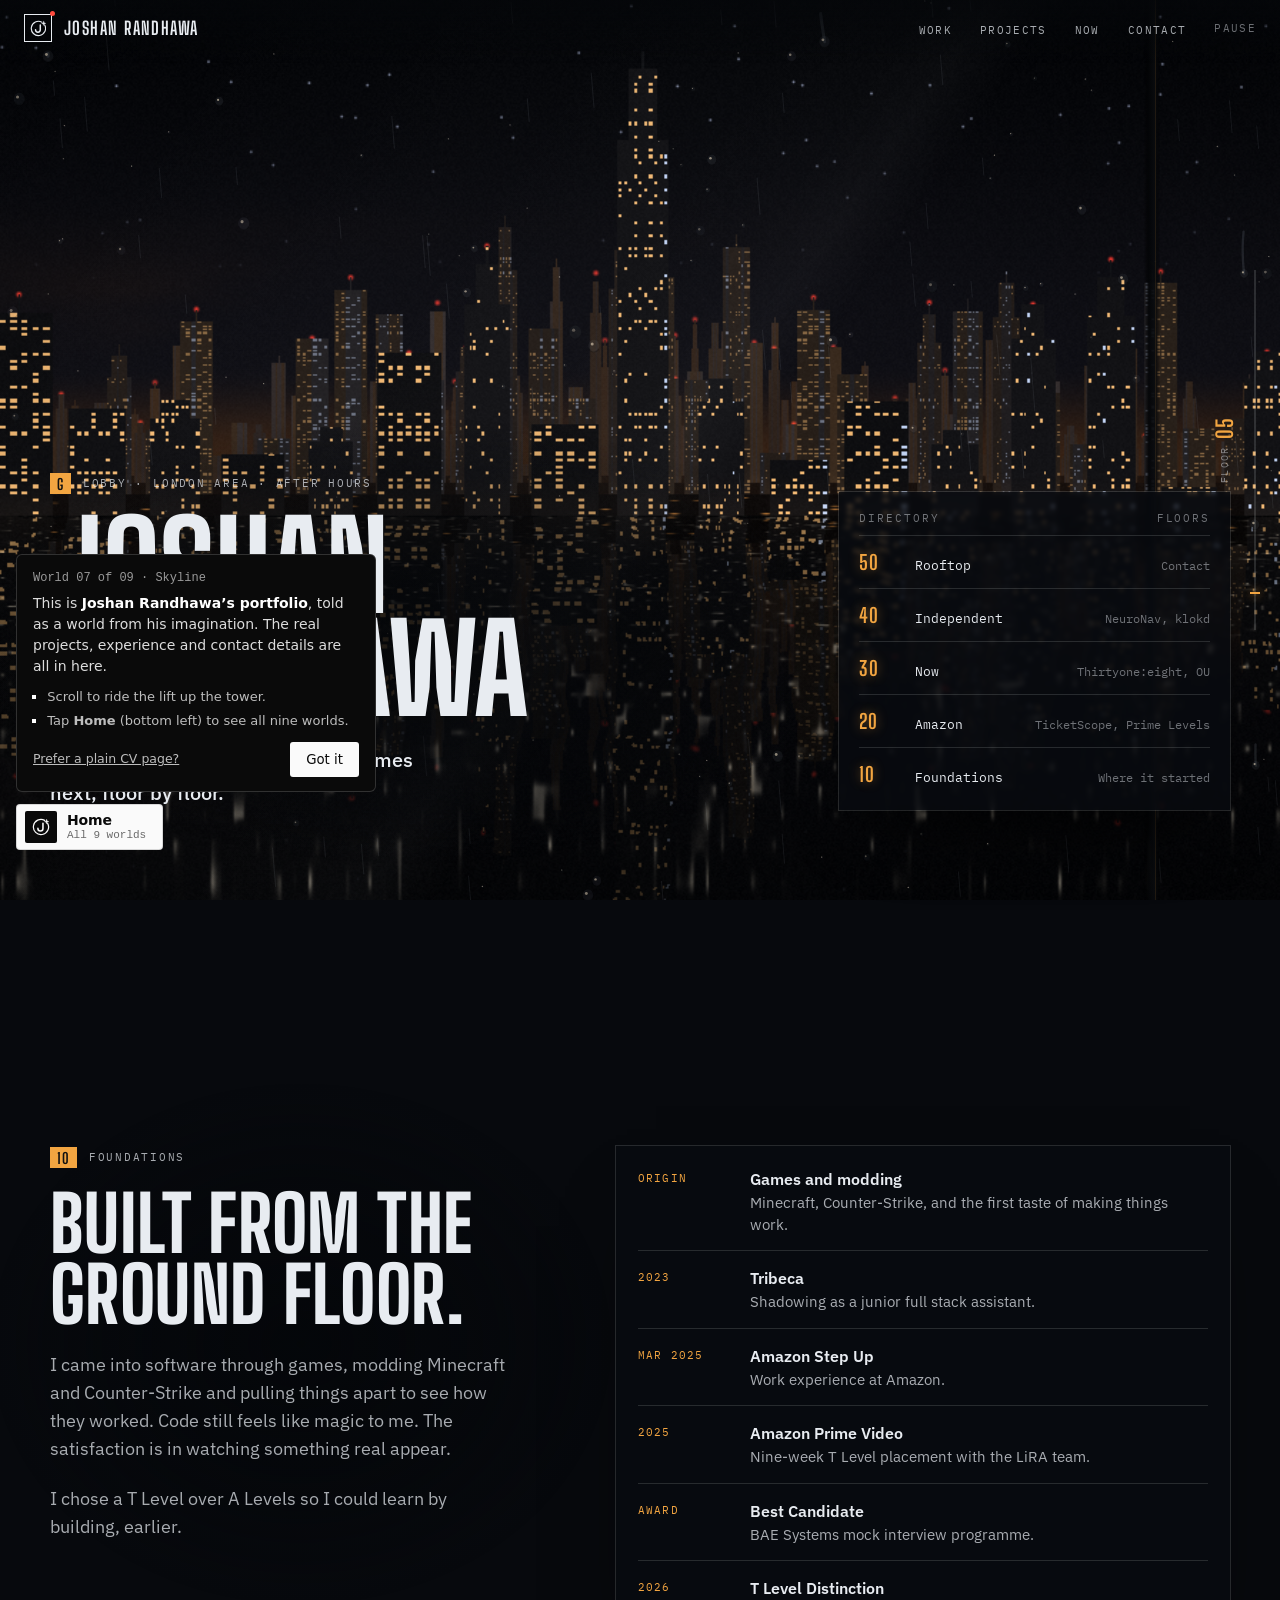
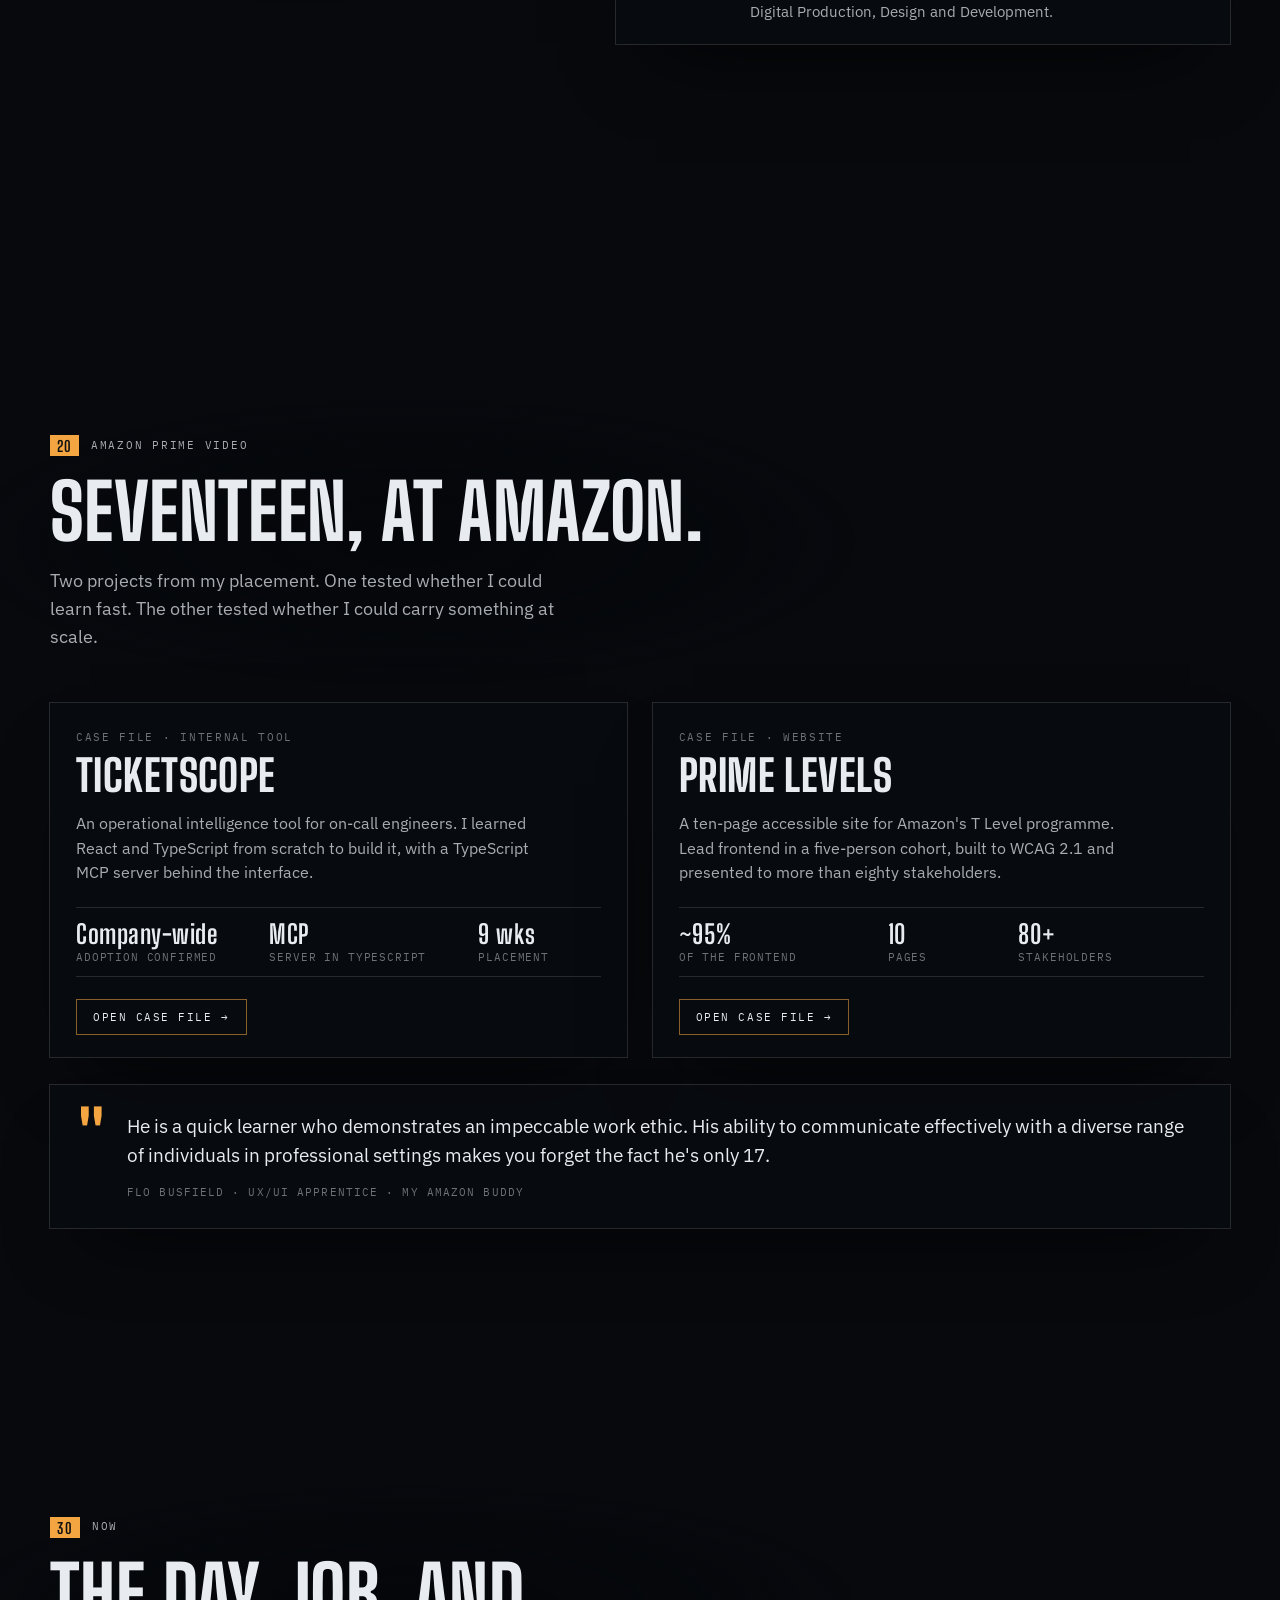
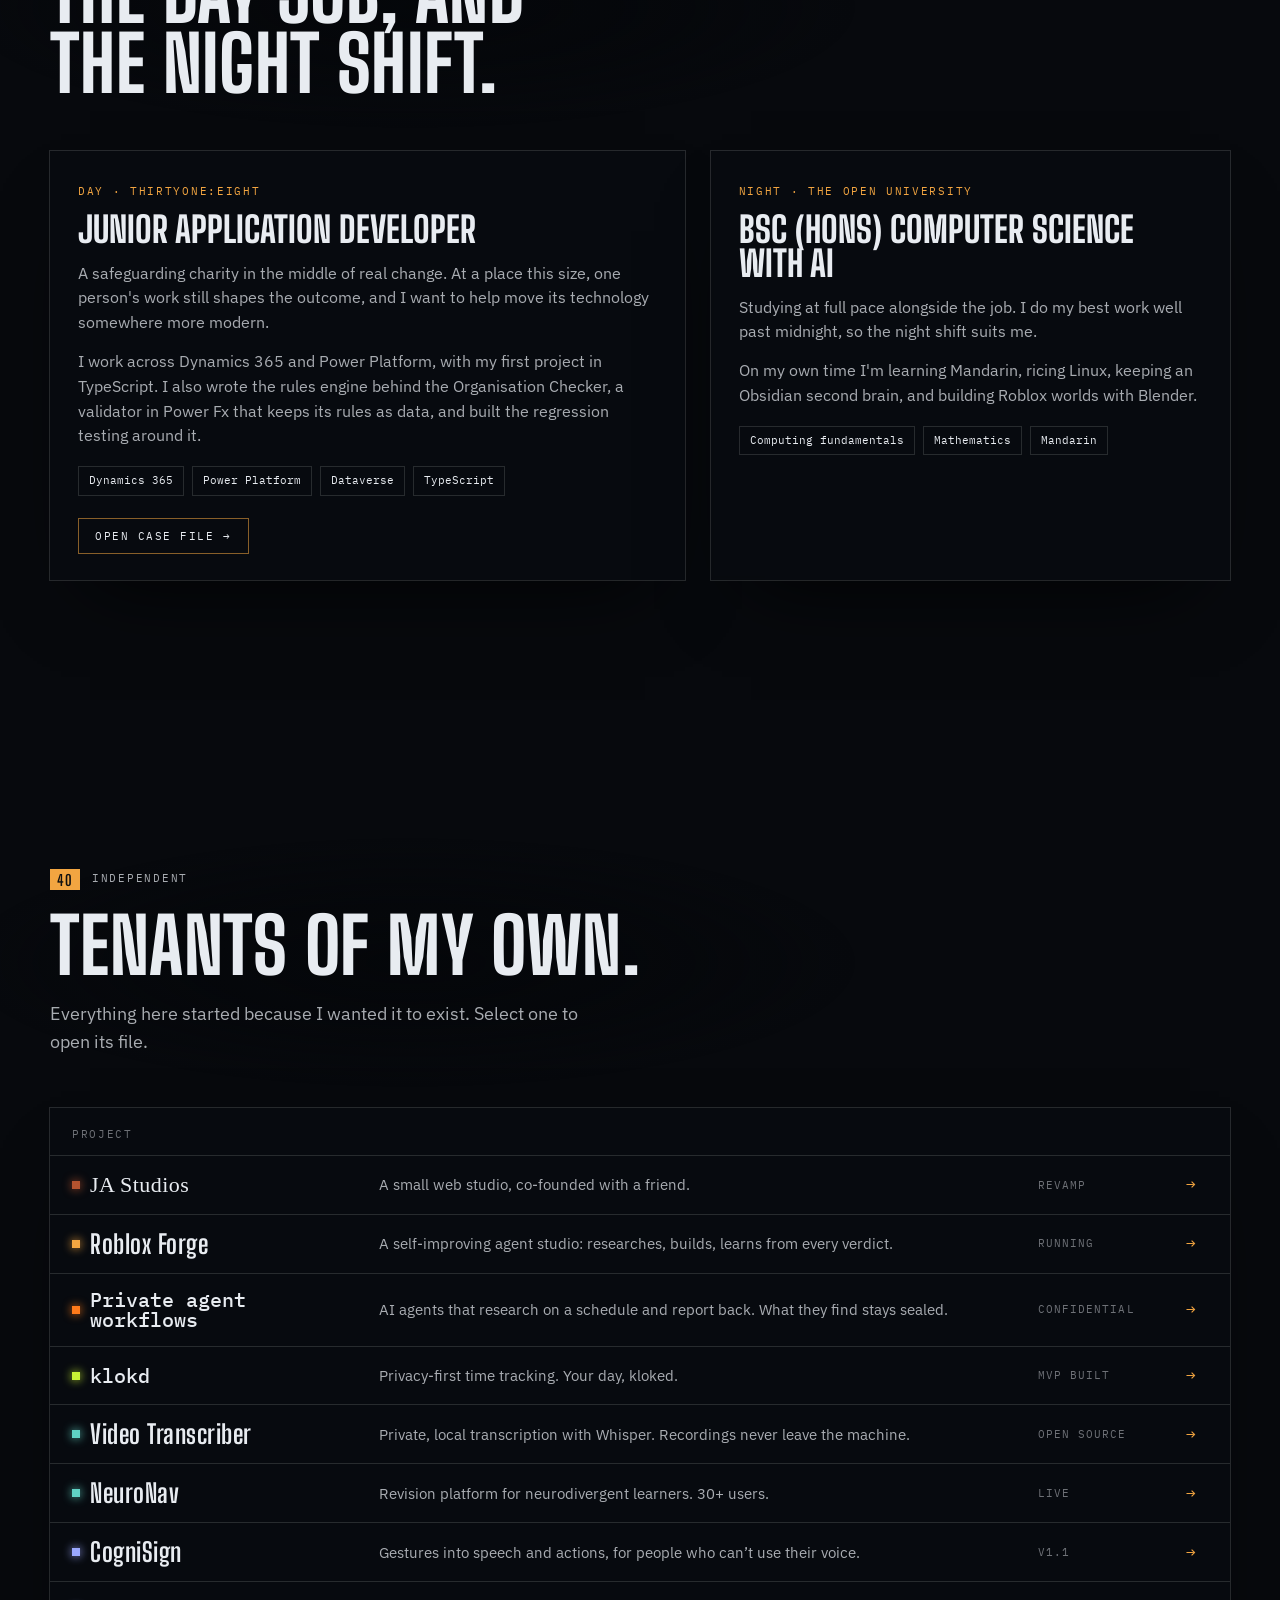
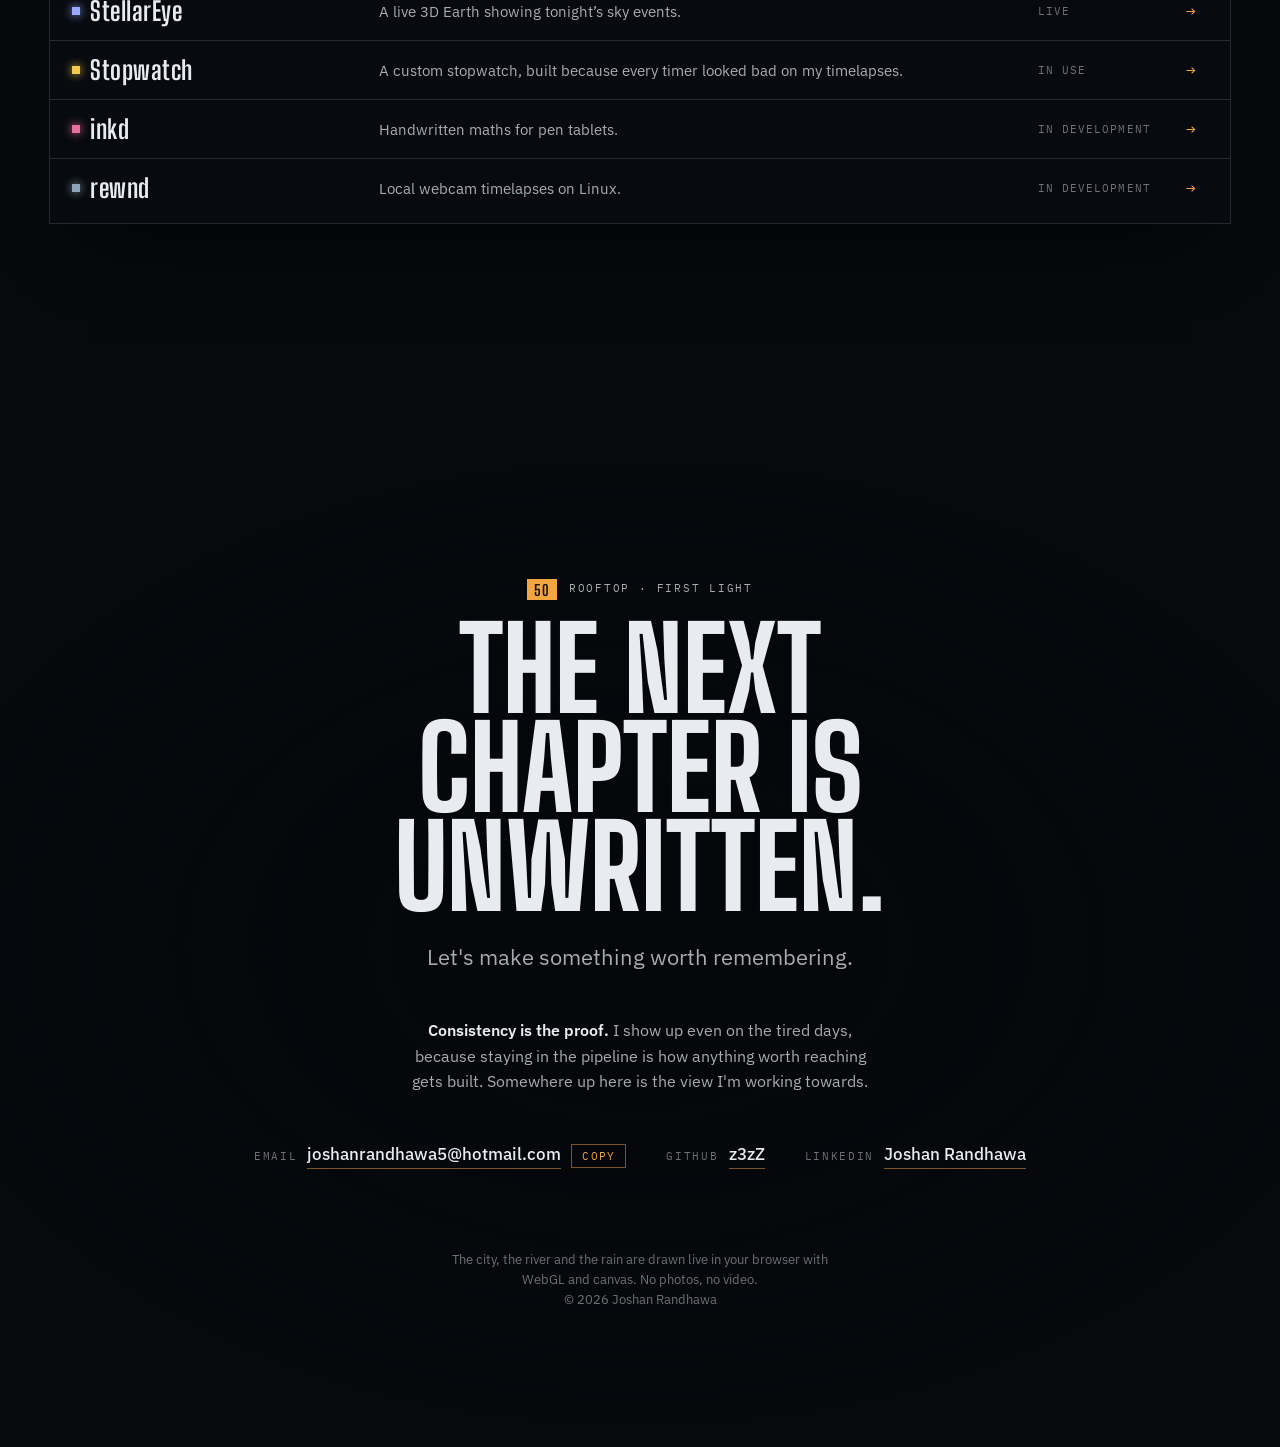
<file: skyline.html>
<!doctype html>
<html lang="en">
<head>
<meta charset="utf-8">
<meta name="viewport" content="width=device-width, initial-scale=1, viewport-fit=cover">
<link rel="icon" type="image/svg+xml" href="data:image/svg+xml,%3Csvg%20xmlns%3D%22http%3A//www.w3.org/2000/svg%22%20viewBox%3D%220%200%2032%2032%22%3E%3Cstyle%3Eg%7Bstroke%3A%230a0a0a%7D.s%7Bfill%3A%230a0a0a%7D%40media%20%28prefers-color-scheme%3Adark%29%7Bg%7Bstroke%3A%23fafafa%7D.s%7Bfill%3A%23fafafa%7D%7D%3C/style%3E%3Cg%20fill%3D%22none%22%20stroke-linecap%3D%22round%22%20stroke-linejoin%3D%22round%22%20stroke-width%3D%222.6%22%3E%3Cpath%20d%3D%22M22.5%204.2A13.5%2013.5%200%201%200%2027.8%209.5%22%20stroke-width%3D%223.2%22/%3E%3Cpath%20d%3D%22M26%202.5l1.1%202.9%202.9%201.1-2.9%201.1-1.1%202.9-1.1-2.9-2.9-1.1%202.9-1.1z%22%20class%3D%22s%22%20stroke-width%3D%22.6%22/%3E%3Cpath%20d%3D%22M19.5%209.5V18.5a4.5%204.5%200%200%201-9%200%22%20stroke-width%3D%223.2%22/%3E%3C/g%3E%3C/svg%3E">
<style>body{margin:0}img{max-width:100%}[hidden]{display:none!important}</style>
<title>Skyline · Joshan Randhawa</title>
<link rel="canonical" href="https://www.joshan.dev/">
<meta name="theme-color" content="#b08a5b">
<link rel="apple-touch-icon" href="/apple-touch-icon.png">
<meta property="og:type" content="website">
<meta property="og:site_name" content="joshan.dev">
<meta property="og:title" content="Skyline · Joshan Randhawa">
<meta property="og:description" content="A night city seen from a rising tower. Rain on the glass, dawn at the top. One of nine portfolio worlds by Joshan Randhawa.">
<meta property="og:url" content="https://www.joshan.dev/skyline.html">
<meta property="og:image" content="https://www.joshan.dev/og/skyline.png">
<meta property="og:image:width" content="1200">
<meta property="og:image:height" content="630">
<meta property="og:image:alt" content="Skyline · Joshan Randhawa">
<meta name="twitter:card" content="summary_large_image">
<meta name="twitter:title" content="Skyline · Joshan Randhawa">
<meta name="twitter:description" content="A night city seen from a rising tower. Rain on the glass, dawn at the top. One of nine portfolio worlds by Joshan Randhawa.">
<meta name="twitter:image" content="https://www.joshan.dev/og/skyline.png">

<meta name="claude:viewport-fit-sides" content="cover">
<meta name="description" content="Joshan Randhawa, software engineer. Building what comes next, floor by floor.">
<link rel="preconnect" href="https://fonts.googleapis.com">
<link rel="preconnect" href="https://fonts.gstatic.com" crossorigin>
<link rel="stylesheet" href="https://fonts.googleapis.com/css2?family=Big+Shoulders+Display:wght@600;700;800&family=IBM+Plex+Mono:wght@400;500&family=IBM+Plex+Sans:wght@400;500;600&display=swap">
<style>
/* Layout: the view from inside a tower at night (WebGL city, river, sky) behind rain on the glass (canvas).
   Scrolling rides the lift: Lobby, 10, 20, 30, 40, Rooftop. The camera rises with you and dawn arrives at the top. */
:root{
  --night:#07090d;
  --panel:rgba(9,12,17,.74);
  --fg:#e8ecf1;
  --fg-dim:rgba(232,236,241,.72);
  --fg-faint:rgba(232,236,241,.46);
  --rule:rgba(232,236,241,.14);
  --sodium:#f2a541;
  --signal:#ff4a3d;
  --steel:#8a95a5;
  --klokd:#c8f135;
  --navy:#1d2a44;
  --rust:#b5532f;
  --f-display:"Big Shoulders Display","Arial Narrow",Impact,sans-serif;
  --f-body:"IBM Plex Sans",system-ui,-apple-system,"Segoe UI",Roboto,sans-serif;
  --f-mono:"IBM Plex Mono",ui-monospace,SFMono-Regular,Menlo,monospace;
  --gutter:max(24px, env(safe-area-inset-left, 0px));
  --gutter-r:max(24px, env(safe-area-inset-right, 0px));
  color-scheme:dark;
}
*{box-sizing:border-box}
html{background:var(--night);scroll-behavior:smooth}
body{background:var(--night);color:var(--fg);font-family:var(--f-body);font-size:16px;line-height:1.6;-webkit-font-smoothing:antialiased;overflow-x:hidden}
body.no-webgl{background:linear-gradient(180deg,#05070b 0%,#0d1018 45%,#3a2a1c 50%,#0a0d12 52%,#040507 100%) fixed}
body.no-webgl #sky{display:none}
::selection{background:rgba(242,165,65,.3)}
a{color:inherit}
:focus-visible{outline:2px solid var(--sodium);outline-offset:4px}
#sky,#fg{position:fixed;top:0;left:0;width:100%;height:100vh;height:100lvh;pointer-events:none;display:block}
#sky{z-index:0}#fg{z-index:1}
main{position:relative;z-index:2}
.skip{position:absolute;left:var(--gutter);top:-60px;z-index:50;background:var(--sodium);color:#111;padding:10px 14px;font-size:14px;text-decoration:none}
.skip:focus{top:calc(env(safe-area-inset-top,0px) + 12px)}

.nav{position:fixed;top:0;left:0;right:0;z-index:30;display:flex;align-items:center;justify-content:space-between;gap:16px;
  padding-top:calc(env(safe-area-inset-top,0px) + 14px);padding-bottom:20px;padding-left:var(--gutter);padding-right:var(--gutter-r);
  background:linear-gradient(to bottom,rgba(5,7,10,.78),rgba(5,7,10,0))}
.mark{display:flex;align-items:center;gap:12px;text-decoration:none;font-family:var(--f-display);font-weight:700;font-size:18px;letter-spacing:.08em;text-transform:uppercase;white-space:nowrap}
.mark .bx{width:28px;height:28px;border:1.5px solid var(--fg);display:grid;place-items:center;font-size:13px;letter-spacing:0;position:relative}
.mark .bx::after{content:"";position:absolute;top:-4px;right:-4px;width:5px;height:5px;border-radius:50%;background:var(--signal);animation:blink 2.4s steps(1) infinite}
@keyframes blink{0%,60%{opacity:1}61%,100%{opacity:.15}}
.nav ul{display:flex;align-items:center;gap:clamp(12px,2.2vw,30px);list-style:none;margin:0;padding:0}
.lk,.still{font-family:var(--f-mono);font-size:11px;letter-spacing:.12em;text-transform:uppercase;color:var(--fg-dim);text-decoration:none;padding:6px 0;border:0;border-bottom:1.5px solid transparent;background:none;cursor:pointer}
.lk:hover,.still:hover{color:var(--fg)}
.lk[aria-current="true"]{color:var(--fg);border-bottom-color:var(--sodium)}
.still{color:var(--fg-faint)}
@media (max-width:700px){.mark .name{display:none}.nav ul{gap:12px}.lk,.still{font-size:10px;letter-spacing:.06em}.lk.opt{display:none}}

section{position:relative;overflow-x:clip;padding-left:var(--gutter);padding-right:var(--gutter-r)}
.wrap{max-width:1180px;margin:0 auto;width:100%}
.floor{display:inline-flex;align-items:center;gap:12px;margin:0 0 20px;font-family:var(--f-mono);font-size:11px;letter-spacing:.16em;text-transform:uppercase;color:var(--fg-dim)}
.floor b{font-family:var(--f-display);font-weight:700;font-size:15px;letter-spacing:.06em;color:#111;background:var(--sodium);padding:2px 7px 1px;line-height:1.2}
h2.sec{font-family:var(--f-display);font-weight:800;font-size:clamp(42px,6vw,88px);line-height:.92;letter-spacing:.005em;text-transform:uppercase;margin:0;text-wrap:balance}
.lead{color:var(--fg-dim);font-size:17.5px;max-width:48ch;margin:20px 0 0}
.shade{position:relative;isolation:isolate}
.shade::before{content:"";position:absolute;inset:-16% -12%;z-index:-1;pointer-events:none;background:radial-gradient(closest-side,rgba(4,6,9,.78),rgba(4,6,9,.42) 55%,rgba(4,6,9,0))}
.panel{background:var(--panel);box-shadow:0 0 0 1px var(--rule),0 40px 80px -40px rgba(0,0,0,.9);backdrop-filter:blur(2px)}

/* lobby */
#lobby{min-height:100svh;display:flex;align-items:flex-end;padding-block:120px max(10vh,72px)}
.lobby{display:grid;grid-template-columns:minmax(0,1.3fr) minmax(0,.7fr);gap:clamp(28px,5vw,80px);align-items:end;width:100%}
.lobby h1{font-family:var(--f-display);font-weight:800;font-size:clamp(52px,9.6vw,156px);line-height:.84;letter-spacing:.005em;text-transform:uppercase;margin:0;animation:lift 1.8s cubic-bezier(.2,.7,.1,1) both}
.lobby h1 span{display:block}
@keyframes lift{from{opacity:.1;transform:translateY(24px);filter:blur(5px)}to{opacity:1;transform:none;filter:none}}
.lobby .sub{font-size:clamp(17px,1.6vw,21px);color:var(--fg-dim);margin:24px 0 0;max-width:34ch}
.lobby .sub b{color:var(--fg);font-weight:500}
.board{padding:18px 20px 10px;font-family:var(--f-mono)}
.board h2{margin:0 0 8px;display:flex;justify-content:space-between;font-size:10.5px;letter-spacing:.18em;text-transform:uppercase;color:var(--fg-faint);font-weight:400}
.board ol{list-style:none;margin:0;padding:0}
.board a{display:grid;grid-template-columns:44px minmax(0,1fr) auto;gap:12px;align-items:baseline;padding:10px 0;border-top:1px solid var(--rule);text-decoration:none;font-size:13px}
.board a:hover .bn,.board a:focus-visible .bn{color:var(--sodium)}
.board .fl{font-family:var(--f-display);font-weight:700;font-size:20px;color:var(--sodium);letter-spacing:.04em;font-variant-numeric:tabular-nums;text-shadow:0 0 12px rgba(242,165,65,.45)}
.board .bn{color:var(--fg)}
.board .bd{color:var(--fg-faint);font-size:11.5px;text-align:right}
@media (max-width:900px){.lobby{grid-template-columns:minmax(0,1fr)}.board .bd{display:none}.board a{grid-template-columns:44px 1fr}}

/* foundations */
#foundations{min-height:110vh;display:flex;align-items:center;padding-block:18vh}
.found{display:grid;grid-template-columns:minmax(0,.9fr) minmax(0,1.1fr);gap:clamp(28px,5vw,80px);align-items:start;width:100%}
.found p.body{color:var(--fg-dim);font-size:17.5px;max-width:42ch;margin:22px 0 0}
.ledger{list-style:none;margin:0;padding:6px 22px}
.ledger li{display:grid;grid-template-columns:96px minmax(0,1fr);gap:16px;padding:15px 0;border-top:1px solid var(--rule)}
.ledger li:first-child{border-top:0}
.ledger time,.ledger .k{font-family:var(--f-mono);font-size:11px;letter-spacing:.1em;text-transform:uppercase;color:var(--sodium);padding-top:3px}
.ledger b{display:block;font-weight:600;font-size:15.5px}
.ledger span{display:block;color:var(--fg-dim);font-size:14.5px;line-height:1.5}
@media (max-width:860px){.found{grid-template-columns:minmax(0,1fr)}}
@media (max-width:480px){.ledger li{grid-template-columns:1fr;gap:4px}}

/* amazon */
#amazon{padding-block:16vh}
.cases{display:grid;grid-template-columns:repeat(2,minmax(0,1fr));gap:clamp(16px,2vw,28px);margin-top:52px}
.case{position:relative;display:flex;flex-direction:column;padding:26px 26px 22px;min-width:0}
.case .tag{font-family:var(--f-mono);font-size:10.5px;letter-spacing:.16em;text-transform:uppercase;color:var(--fg-faint)}
.case h3{font-family:var(--f-display);font-weight:800;font-size:clamp(34px,3.4vw,48px);line-height:.95;text-transform:uppercase;margin:10px 0 0;letter-spacing:.01em}
.case p{color:var(--fg-dim);font-size:15.5px;margin:14px 0 0;max-width:46ch}
.strip{display:flex;flex-wrap:wrap;gap:0;margin:22px 0 0;padding:0;list-style:none;border-top:1px solid var(--rule);border-bottom:1px solid var(--rule)}
.strip li{flex:1 1 auto;padding:12px 14px 10px 0;margin-right:14px;font-family:var(--f-mono);font-size:10.5px;letter-spacing:.08em;text-transform:uppercase;color:var(--fg-faint)}
.strip li b{display:block;font-family:var(--f-display);font-weight:700;font-size:26px;letter-spacing:.02em;color:var(--fg);text-transform:none;line-height:1.1}
.open{align-self:flex-start;margin-top:22px;font-family:var(--f-mono);font-size:11px;letter-spacing:.14em;text-transform:uppercase;color:var(--fg);background:none;border:1px solid rgba(242,165,65,.55);padding:10px 16px;cursor:pointer}
.open:hover{background:rgba(242,165,65,.12)}
.open::after{content:" \2192"}
.quote{margin:28px 0 0;padding:26px 28px;display:grid;grid-template-columns:auto minmax(0,1fr);gap:22px;align-items:start}
.quote .qm{font-family:var(--f-display);font-weight:800;font-size:72px;line-height:.7;color:var(--sodium)}
.quote blockquote{margin:0;font-size:clamp(17px,1.5vw,20px);line-height:1.55}
.quote figcaption{margin-top:14px;font-family:var(--f-mono);font-size:11px;letter-spacing:.1em;text-transform:uppercase;color:var(--fg-faint)}
@media (max-width:860px){.cases{grid-template-columns:1fr}}

/* now */
#now{padding-block:16vh}
.now{display:grid;grid-template-columns:minmax(0,1.1fr) minmax(0,.9fr);gap:clamp(16px,2vw,28px);margin-top:52px}
.shift{padding:26px 28px}
.shift .tag{font-family:var(--f-mono);font-size:10.5px;letter-spacing:.16em;text-transform:uppercase;color:var(--sodium)}
.shift h3{font-family:var(--f-display);font-weight:800;font-size:clamp(30px,2.8vw,40px);line-height:.95;text-transform:uppercase;margin:10px 0 0}
.shift p{color:var(--fg-dim);font-size:15.5px;margin:14px 0 0}
.chips{display:flex;flex-wrap:wrap;gap:8px;margin:18px 0 0;padding:0;list-style:none}
.chips li{font-family:var(--f-mono);font-size:11px;padding:5px 10px;border:1px solid var(--rule)}
@media (max-width:860px){.now{grid-template-columns:1fr}}

/* independent */
#independent{padding-block:16vh}
.tenants{margin-top:52px;padding:6px 0}
.tenants table{width:100%;border-collapse:collapse}
.tenants th{text-align:left;font-family:var(--f-mono);font-weight:400;font-size:10.5px;letter-spacing:.16em;text-transform:uppercase;color:var(--fg-faint);padding:12px 22px}
.tenants td{padding:0;border-top:1px solid var(--rule)}
.tenants button{all:unset;box-sizing:border-box;display:grid;grid-template-columns:minmax(150px,.9fr) minmax(0,2fr) 130px 22px;gap:18px;align-items:center;width:100%;padding:16px 22px;cursor:pointer}
.tenants button:hover,.tenants button:focus-visible{background:rgba(242,165,65,.07)}
.tenants button:focus-visible{outline:2px solid var(--sodium);outline-offset:-2px}
.t-nm{font-family:var(--f-display);font-weight:700;font-size:26px;letter-spacing:.02em;line-height:1;display:flex;align-items:center;gap:10px}
.t-nm i{width:8px;height:8px;background:var(--c,var(--sodium));flex:0 0 8px;box-shadow:0 0 10px var(--c,var(--sodium))}
.t-nm.mono{font-family:var(--f-mono);font-weight:500;font-size:20px;letter-spacing:0}
.t-nm.serif{font-family:Georgia,"Times New Roman",serif;font-weight:400;font-size:22px;letter-spacing:.02em}
.t-wh{color:var(--fg-dim);font-size:14.5px;line-height:1.45}
.t-st{font-family:var(--f-mono);font-size:10.5px;letter-spacing:.1em;text-transform:uppercase;color:var(--fg-faint)}
.t-ar{color:var(--sodium);font-family:var(--f-mono)}
@media (max-width:760px){.tenants thead{display:none}.tenants button{grid-template-columns:minmax(0,1fr) 22px;gap:6px 12px;padding:16px 18px}.t-wh{grid-column:1}.t-st{grid-column:1}.t-ar{grid-row:1;grid-column:2}}

/* rooftop */
#rooftop{min-height:120vh;display:flex;align-items:center;padding-block:22vh 14vh;text-align:center}
#rooftop .floor{justify-content:center}
.final{font-family:var(--f-display);font-weight:800;font-size:clamp(52px,9vw,140px);line-height:.86;text-transform:uppercase;margin:0 auto;max-width:11ch;text-wrap:balance}
.final-sub{font-size:clamp(18px,1.8vw,22px);color:var(--fg-dim);margin:22px 0 0}
.creed{margin:44px auto 0;max-width:46ch;font-size:16px;color:var(--fg-dim)}
.creed b{color:var(--fg);font-weight:600}
.contact{list-style:none;margin:46px auto 0;padding:0;display:flex;flex-wrap:wrap;justify-content:center;gap:14px 40px}
.contact li{display:flex;align-items:baseline;gap:10px;flex-wrap:wrap;justify-content:center}
.c-l{font-family:var(--f-mono);font-size:10.5px;letter-spacing:.16em;text-transform:uppercase;color:var(--fg-faint)}
.c-v{font-size:17px;font-weight:500;text-decoration:none;border-bottom:1.5px solid rgba(242,165,65,.5);user-select:all;overflow-wrap:anywhere}
a.c-v:hover{border-bottom-color:var(--sodium)}
.copy{font-family:var(--f-mono);font-size:10.5px;letter-spacing:.12em;text-transform:uppercase;color:var(--sodium);background:none;border:1px solid rgba(242,165,65,.5);padding:4px 10px;cursor:pointer}
.foot{margin:80px auto 0;max-width:52ch;font-size:12.5px;color:var(--fg-faint)}

/* lift indicator */
.lift{position:fixed;z-index:25;right:var(--gutter-r);top:50%;transform:translateY(-50%);display:flex;align-items:center;gap:12px;pointer-events:none}
.lift .gauge{position:relative;width:2px;height:min(46vh,360px);background:var(--rule)}
.lift .gauge i{position:absolute;left:-4px;width:10px;height:2px;background:var(--sodium);box-shadow:0 0 10px var(--sodium);bottom:0}
.lift .read{font-family:var(--f-mono);font-size:10px;letter-spacing:.14em;text-transform:uppercase;color:var(--fg-faint);writing-mode:vertical-rl;transform:rotate(180deg)}
.lift .read b{font-family:var(--f-display);font-weight:700;font-size:22px;letter-spacing:.04em;color:var(--sodium);font-variant-numeric:tabular-nums}
@media (max-width:760px){.lift{top:auto;bottom:calc(env(safe-area-inset-bottom,0px) + 16px);transform:none}.lift .gauge{display:none}.lift .read{writing-mode:horizontal-tb;transform:none}}

/* case file sheet */
.sheet{--el:var(--sodium);--sh-bg:#0b0e13;--sh-fg:var(--fg);--sh-dim:rgba(232,236,241,.6);--sh-rule:rgba(232,236,241,.13);--sh-title:var(--f-display);--viz-bg:#06080b;--viz-a:var(--el);--viz-b:#e8ecf1;
  border:0;padding:0;margin:auto;width:min(1060px,calc(100% - 32px));max-width:none;max-height:calc(100dvh - 48px);overflow:auto;background:var(--sh-bg);color:var(--sh-fg);box-shadow:0 0 0 1px var(--sh-rule),0 60px 120px -30px rgba(0,0,0,.9)}
.sheet[open]{animation:doors .6s cubic-bezier(.2,.75,.1,1)}
@keyframes doors{from{clip-path:inset(0 50% 0 50%)}to{clip-path:inset(0 0 0 0)}}
.sheet::backdrop{background:rgba(2,3,5,.72)}
.sheet.dk{--sh-bg:#0e0f0b;--sh-fg:#e9ebdd;--sh-title:var(--f-mono)}
.sheet.ja{--sh-bg:var(--navy);--sh-fg:#f2ebe4;--sh-dim:rgba(242,235,228,.62);--sh-title:Georgia,"Times New Roman",serif;--viz-bg:#121a2d;--viz-b:#f2ebe4}
.sheet-grid{display:grid;grid-template-columns:minmax(0,.85fr) minmax(0,1.15fr);min-height:min(600px,calc(100dvh - 48px))}
.sheet-viz{margin:0;background:var(--viz-bg);display:grid;place-items:center;padding:clamp(24px,4vw,52px);border-right:1px solid var(--sh-rule)}
.sheet-viz svg{width:100%;max-width:400px;height:auto;display:block}
.sheet-body{padding:clamp(28px,4.5vw,56px);display:flex;flex-direction:column;min-width:0}
.sh-eyebrow{margin:0;font-family:var(--f-mono);font-size:11px;letter-spacing:.14em;text-transform:uppercase;color:var(--sh-dim);display:flex;align-items:center;gap:10px}
.sh-eyebrow::before{content:"";width:9px;height:9px;background:var(--el);box-shadow:0 0 10px var(--el)}
.sheet h2{font-family:var(--sh-title);font-weight:800;font-size:clamp(40px,5vw,64px);line-height:.9;text-transform:uppercase;margin:14px 0 0}
.sheet.dk h2{font-weight:500;text-transform:none;font-size:clamp(34px,4vw,50px);letter-spacing:-.02em}
.sheet.ja h2{font-weight:400;text-transform:none;font-size:clamp(34px,4vw,50px)}
.sh-lede{font-size:clamp(17px,1.5vw,19px);line-height:1.5;margin:14px 0 0;max-width:42ch}
.sheet.dk .sh-lede{font-family:var(--f-mono);font-size:16px;color:var(--el)}
.sh-stats{display:flex;flex-wrap:wrap;gap:8px;margin:20px 0 0;padding:0;list-style:none}
.sh-stats li{font-family:var(--f-mono);font-size:11px;padding:5px 10px;border:1px solid var(--el)}
.sh-facts{margin:24px 0 0;display:grid}
.sh-facts div{display:grid;grid-template-columns:110px minmax(0,1fr);gap:16px;padding:13px 0;border-top:1px solid var(--sh-rule)}
.sh-facts dt{font-family:var(--f-mono);font-size:10.5px;letter-spacing:.12em;text-transform:uppercase;color:var(--sh-dim);padding-top:3px}
.sh-facts dd{margin:0;font-size:15.5px;line-height:1.6}
.sh-note{display:flex;gap:12px;margin:18px 0 0;font-size:13.5px;color:var(--sh-dim)}
.sh-note::before{content:"";flex:0 0 9px;height:9px;margin-top:6px;background:var(--el)}
.sh-nav{margin-top:auto;padding-top:30px;display:flex;align-items:center;justify-content:space-between;gap:12px}
.sh-btn{font-family:var(--f-mono);font-size:11px;letter-spacing:.12em;text-transform:uppercase;color:var(--sh-fg);background:none;border:1px solid var(--sh-rule);padding:9px 16px;cursor:pointer}
.sh-btn:hover{border-color:var(--el)}
.sh-count{font-family:var(--f-mono);font-size:11px;color:var(--sh-dim);font-variant-numeric:tabular-nums}
.sh-close{position:absolute;top:14px;right:14px;font-family:var(--f-mono);font-size:10.5px;letter-spacing:.12em;text-transform:uppercase;color:var(--fg);background:rgba(0,0,0,.5);border:1px solid rgba(255,255,255,.22);padding:7px 13px;cursor:pointer}
.sheet-body.swap{animation:swap .45s ease both}
@keyframes swap{from{opacity:.3;transform:translateY(6px)}to{opacity:1;transform:none}}
@media (max-width:760px){
  .sheet{width:100%;margin:auto 0 0;max-height:92dvh}
  .sheet-grid{grid-template-columns:1fr;min-height:0}
  .sheet-viz{height:200px;padding:18px;border-right:0}.sheet-viz svg{height:100%;width:auto}
  .sh-facts div{grid-template-columns:1fr;gap:3px}
  .sheet-body{padding-bottom:calc(env(safe-area-inset-bottom,0px) + 26px)}
}
.is-still .mark .bx::after{animation:none}
@media (prefers-reduced-motion:reduce){html{scroll-behavior:auto}.lobby h1,.sheet[open],.sheet-body.swap,.mark .bx::after{animation:none}}
</style>

<canvas id="sky" aria-hidden="true"></canvas>
<canvas id="fg" aria-hidden="true"></canvas>
<a class="skip" href="#amazon">Skip to work</a>

<header class="nav">
  <a class="mark" href="index.html" aria-label="Home: Joshan Randhawa's portfolio, all nine worlds"><span class="bx" aria-hidden="true"><svg style="width:1.3em;height:1.3em;display:block;margin:auto" viewBox="0 0 32 32" fill="none" stroke="currentColor" stroke-linecap="round" stroke-linejoin="round"><path d="M22.5 4.2A13.5 13.5 0 1 0 27.8 9.5" stroke-width="2.2"/><path d="M26 2.5l1.1 2.9 2.9 1.1-2.9 1.1-1.1 2.9-1.1-2.9-2.9-1.1 2.9-1.1z" fill="currentColor" stroke-width=".6"/><path d="M19.5 9.5V18.5a4.5 4.5 0 0 1-9 0" stroke-width="2.8"/></svg></span><span class="name">Joshan Randhawa</span></a>
  <nav aria-label="Floors"><ul>
    <li><a class="lk" href="#amazon" data-i="2">Work</a></li>
    <li><a class="lk opt" href="#independent" data-i="4">Projects</a></li>
    <li><a class="lk" href="#now" data-i="3">Now</a></li>
    <li><a class="lk" href="#rooftop" data-i="5">Contact</a></li>
    <li><button class="still" id="still" type="button" aria-pressed="false">Pause</button></li>
  </ul></nav>
</header>

<main>
  <section id="lobby" aria-label="Introduction">
    <div class="wrap lobby">
      <div class="shade">
        <p class="floor"><b>G</b>Lobby · London area · After hours</p>
        <h1><span>Joshan</span><span>Randhawa</span></h1>
        <p class="sub">Software engineer. <b>Building what comes next, floor by floor.</b></p>
      </div>
      <nav class="board panel" aria-label="Building directory">
        <h2><span>Directory</span><span>Floors</span></h2>
        <ol>
          <li><a href="#rooftop"><span class="fl">50</span><span class="bn">Rooftop</span><span class="bd">Contact</span></a></li>
          <li><a href="#independent"><span class="fl">40</span><span class="bn">Independent</span><span class="bd">NeuroNav, klokd</span></a></li>
          <li><a href="#now"><span class="fl">30</span><span class="bn">Now</span><span class="bd">Thirtyone:eight, OU</span></a></li>
          <li><a href="#amazon"><span class="fl">20</span><span class="bn">Amazon</span><span class="bd">TicketScope, Prime Levels</span></a></li>
          <li><a href="#foundations"><span class="fl">10</span><span class="bn">Foundations</span><span class="bd">Where it started</span></a></li>
        </ol>
      </nav>
    </div>
  </section>

  <section id="foundations" aria-labelledby="found-h">
    <div class="wrap found">
      <div class="shade">
        <p class="floor"><b>10</b>Foundations</p>
        <h2 class="sec" id="found-h">Built from the ground floor.</h2>
        <p class="body">I came into software through games, modding Minecraft and Counter-Strike and pulling things apart to see how they worked. Code still feels like magic to me. The satisfaction is in watching something real appear.</p>
        <p class="body">I chose a T Level over A Levels so I could learn by building, earlier.</p>
      </div>
      <ol class="ledger panel">
        <li><span class="k">Origin</span><div><b>Games and modding</b><span>Minecraft, Counter-Strike, and the first taste of making things work.</span></div></li>
        <li><time>2023</time><div><b>Tribeca</b><span>Shadowing as a junior full stack assistant.</span></div></li>
        <li><time>Mar 2025</time><div><b>Amazon Step Up</b><span>Work experience at Amazon.</span></div></li>
        <li><time>2025</time><div><b>Amazon Prime Video</b><span>Nine-week T Level placement with the LiRA team.</span></div></li>
        <li><span class="k">Award</span><div><b>Best Candidate</b><span>BAE Systems mock interview programme.</span></div></li>
        <li><time>2026</time><div><b>T Level Distinction</b><span>Digital Production, Design and Development.</span></div></li>
      </ol>
    </div>
  </section>

  <section id="amazon" aria-labelledby="amz-h">
    <div class="wrap">
      <div class="shade" style="max-width:720px">
        <p class="floor"><b>20</b>Amazon Prime Video</p>
        <h2 class="sec" id="amz-h">Seventeen, at Amazon.</h2>
        <p class="lead">Two projects from my placement. One tested whether I could learn fast. The other tested whether I could carry something at scale.</p>
      </div>
      <div class="cases">
        <article class="case panel">
          <span class="tag">Case file · Internal tool</span>
          <h3>TicketScope</h3>
          <p>An operational intelligence tool for on-call engineers. I learned React and TypeScript from scratch to build it, with a TypeScript MCP server behind the interface.</p>
          <ul class="strip"><li><b>Company-wide</b>Adoption confirmed</li><li><b>MCP</b>Server in TypeScript</li><li><b>9 wks</b>Placement</li></ul>
          <button class="open" type="button" data-p="ticketscope" aria-haspopup="dialog">Open case file</button>
        </article>
        <article class="case panel">
          <span class="tag">Case file · Website</span>
          <h3>Prime Levels</h3>
          <p>A ten-page accessible site for Amazon's T Level programme. Lead frontend in a five-person cohort, built to WCAG 2.1 and presented to more than eighty stakeholders.</p>
          <ul class="strip"><li><b>~95%</b>Of the frontend</li><li><b>10</b>Pages</li><li><b>80+</b>Stakeholders</li></ul>
          <button class="open" type="button" data-p="primelevels" aria-haspopup="dialog">Open case file</button>
        </article>
      </div>
      <figure class="quote panel">
        <span class="qm" aria-hidden="true">"</span>
        <div>
          <blockquote>He is a quick learner who demonstrates an impeccable work ethic. His ability to communicate effectively with a diverse range of individuals in professional settings makes you forget the fact he's only 17.</blockquote>
          <figcaption>Flo Busfield · UX/UI Apprentice · My Amazon buddy</figcaption>
        </div>
      </figure>
    </div>
  </section>

  <section id="now" aria-labelledby="now-h">
    <div class="wrap">
      <div class="shade" style="max-width:720px">
        <p class="floor"><b>30</b>Now</p>
        <h2 class="sec" id="now-h">The day job, and the night shift.</h2>
      </div>
      <div class="now">
        <article class="shift panel">
          <span class="tag">Day · Thirtyone:eight</span>
          <h3>Junior Application Developer</h3>
          <p>A safeguarding charity in the middle of real change. At a place this size, one person's work still shapes the outcome, and I want to help move its technology somewhere more modern.</p>
          <p>I work across Dynamics 365 and Power Platform, with my first project in TypeScript. I also wrote the rules engine behind the Organisation Checker, a validator in Power Fx that keeps its rules as data, and built the regression testing around it.</p>
          <ul class="chips"><li>Dynamics 365</li><li>Power Platform</li><li>Dataverse</li><li>TypeScript</li></ul>
          <button class="open" type="button" data-p="orgchecker" aria-haspopup="dialog">Open case file</button>
        </article>
        <article class="shift panel">
          <span class="tag">Night · The Open University</span>
          <h3>BSc (Hons) Computer Science with AI</h3>
          <p>Studying at full pace alongside the job. I do my best work well past midnight, so the night shift suits me.</p>
          <p>On my own time I'm learning Mandarin, ricing Linux, keeping an Obsidian second brain, and building Roblox worlds with Blender.</p>
          <ul class="chips"><li>Computing fundamentals</li><li>Mathematics</li><li>Mandarin</li></ul>
        </article>
      </div>
    </div>
  </section>

  <section id="independent" aria-labelledby="ind-h">
    <div class="wrap">
      <div class="shade" style="max-width:720px">
        <p class="floor"><b>40</b>Independent</p>
        <h2 class="sec" id="ind-h">Tenants of my own.</h2>
        <p class="lead">Everything here started because I wanted it to exist. Select one to open its file.</p>
      </div>
      <div class="tenants panel">
        <table>
          <thead><tr><th scope="col">Project</th></tr></thead>
          <tbody id="tenants"></tbody>
        </table>
      </div>
    </div>
  </section>

  <section id="rooftop" aria-labelledby="roof-h">
    <div class="wrap"><div class="shade">
      <p class="floor"><b>50</b>Rooftop · First light</p>
      <h2 class="final" id="roof-h">The next chapter is unwritten.</h2>
      <p class="final-sub">Let's make something worth remembering.</p>
      <p class="creed"><b>Consistency is the proof.</b> I show up even on the tired days, because staying in the pipeline is how anything worth reaching gets built. Somewhere up here is the view I'm working towards.</p>
      <ul class="contact">
        <li><span class="c-l">Email</span><span class="c-v" id="email">joshanrandhawa5@hotmail.com</span><button class="copy" id="copy" type="button">Copy</button></li>
        <li><span class="c-l">GitHub</span><a class="c-v" href="https://github.com/z3zZ" target="_blank" rel="noopener">z3zZ</a></li>
        <li><span class="c-l">LinkedIn</span><a class="c-v" href="https://www.linkedin.com/in/joshan-randhawa/" target="_blank" rel="noopener">Joshan Randhawa</a></li>
      </ul>
      <p class="foot">The city, the river and the rain are drawn live in your browser with WebGL and canvas. No photos, no video.<br>© 2026 Joshan Randhawa</p>
    </div></div>
  </section>
</main>

<div class="lift" aria-hidden="true"><span class="read">Floor <b id="flr">G</b></span><span class="gauge"><i id="gauge"></i></span></div>

<dialog class="sheet" id="sheet" aria-labelledby="sh-title">
  <div class="sheet-grid">
    <figure class="sheet-viz" id="sh-viz" aria-hidden="true"></figure>
    <div class="sheet-body" id="sh-body">
      <p class="sh-eyebrow" id="sh-context"></p>
      <h2 id="sh-title"></h2>
      <p class="sh-lede" id="sh-lede"></p>
      <ul class="sh-stats" id="sh-stats"></ul>
      <dl class="sh-facts" id="sh-facts"></dl>
      <p class="sh-note" id="sh-note" hidden></p>
      <div class="sh-nav"><button class="sh-btn" id="sh-prev" type="button">Previous</button><span class="sh-count" id="sh-count"></span><button class="sh-btn" id="sh-next" type="button">Next</button></div>
    </div>
  </div>
  <button class="sh-close" id="sh-close" type="button">Close</button>
</dialog>

<script id="fs" type="x-shader/x-fragment">
precision highp float;
uniform vec2 uRes;
uniform float uTime;
uniform float uRise;
uniform float uDawn;
uniform vec2 uMouse;
uniform vec2 uLightPos;
uniform float uLightAge;
float H0; float AR; float CAMH;
float hash11(float n){ return fract(sin(n*127.1+0.31)*43758.5453); }
float hash21(vec2 p){ p=fract(p*vec2(123.34,456.21)); p+=dot(p,p+45.32); return fract(p.x*p.y); }
float n2(vec2 p){ vec2 i=floor(p); vec2 f=fract(p); vec2 u=f*f*(3.0-2.0*f);
  return mix(mix(hash21(i),hash21(i+vec2(1.0,0.0)),u.x),mix(hash21(i+vec2(0.0,1.0)),hash21(i+vec2(1.0,1.0)),u.x),u.y); }
float fbm2(vec2 p){ float v=0.0; float a=0.5; for(int i=0;i<4;i++){ v+=a*n2(p); p=p*2.03+vec2(17.1,3.7); a*=0.5; } return v; }

vec3 skyCol(float y){
  float t=clamp((y-H0)/(1.0-H0),0.0,1.0);
  vec3 hor=mix(vec3(0.20,0.12,0.07),vec3(0.95,0.60,0.36),uDawn);
  vec3 mid=mix(vec3(0.05,0.05,0.07),vec3(0.36,0.34,0.44),uDawn);
  vec3 top=mix(vec3(0.012,0.016,0.026),vec3(0.07,0.11,0.22),uDawn);
  vec3 c=mix(hor,mid,smoothstep(0.0,0.22,t));
  return mix(c,top,smoothstep(0.18,1.0,t));
}

/* one layer of towers at distance D; returns color mixed over col */
vec3 layer(vec2 q, float D, float seed, float amp, float w, vec3 col, vec3 haze, float fog, float isNear){
  float off=seed*37.0+(uMouse.x>8.0?0.0:0.0);
  float x=q.x*D+off;
  float cell=floor(x/w);
  float u=fract(x/w);
  float h1=hash11(cell+seed*13.0);
  float h2=hash11(cell*1.7+seed*7.0);
  float gap=0.06+h2*0.16;
  float worldX=cell*w-off;
  float cluster=exp(-pow(worldX/(0.35*D),2.0));
  float h=0.04+pow(h1,2.2)*amp+cluster*amp*0.9*hash11(cell+3.0);
  float Y=(q.y-H0)*D+CAMH;
  if(Y<0.0){
    /* the city floor between blocks: dark streets with sodium lamps */
    float depth=CAMH/max(H0-q.y,0.0005);
    vec2 sg=vec2(x*14.0,depth*6.0);
    float lamp=step(0.93,hash21(floor(sg)))*smoothstep(0.35,0.0,length(fract(sg)-0.5));
    vec3 gc=mix(vec3(0.016,0.018,0.024),vec3(0.10,0.10,0.13),uDawn)+vec3(1.0,0.62,0.25)*lamp*(1.0-uDawn*0.7)*0.8;
    return mix(gc,haze,fog*0.8);
  }
  float inB=step(gap,u)*step(u,1.0-gap)*step(Y,h);
  float setback=step(0.62,h2)*step(h*0.84,Y)*(1.0-step(gap+0.14,u)*step(u,1.0-gap-0.14));
  inB*=1.0-setback;
  float spire=step(0.78,h1)*step(abs(u-0.5),0.012)*step(h,Y)*step(Y,h+0.06*amp);
  if(inB<0.5 && spire<0.5){
    /* aviation light on tall tops */
    float ax=(0.5-u)*w/D*uRes.y; float ay=(Y-h-(step(0.78,h1)*0.06*amp))/D*uRes.y;
    float al=step(0.55,h1)*smoothstep(3.0,0.0,length(vec2(ax,ay)))*step(0.5,fract(uTime*0.6+h2));
    return col+vec3(1.0,0.18,0.12)*al*(1.0-fog*0.5);
  }
  vec3 face=mix(vec3(0.030,0.036,0.048),vec3(0.055,0.06,0.075),h2);
  face+=vec3(0.10,0.07,0.04)*(1.0-smoothstep(0.0,0.08,Y))*0.4;
  /* windows */
  float fh=0.011; float cols=6.0+floor(h2*6.0);
  float wy=Y/fh; float wx=(u-gap)/(1.0-2.0*gap)*cols;
  vec2 wid=vec2(floor(wx),floor(wy));
  float r=hash21(wid+vec2(cell*3.1,seed*11.0));
  float thr=mix(0.62,0.86,h2)-0.03*sin(uTime*0.05+cell);
  float boost=smoothstep(0.16,0.0,length((q-uMouse)*vec2(1.0,0.8)));
  thr-=0.45*boost*isNear;
  /* the building you clicked lights up from the ground, floor by floor */
  float lx=uLightPos.x*D+off;
  float lit2=step(abs(floor(lx/w)-cell),0.5)*step(Y,uLightAge*0.16)*step(uLightAge,7.0)*(1.0-smoothstep(5.0,7.0,uLightAge));
  float on=step(thr,r);
  float shape=step(0.2,fract(wx))*step(fract(wx),0.8)*step(0.28,fract(wy))*step(fract(wy),0.78);
  float px=fh/D*uRes.y;
  float sharp=smoothstep(1.5,3.5,px);
  float winA=mix((1.0-thr)*0.5,on*shape,sharp);
  float winB=mix(0.5,shape,sharp)*lit2;
  vec3 wc=mix(vec3(1.0,0.74,0.42),vec3(0.78,0.86,1.0),step(0.7,hash11(wid.x+cell)));
  float dim=1.0-uDawn*0.65;
  face+=wc*winA*0.95*dim+vec3(0.85,0.92,1.0)*winB;
  face=mix(face,haze,fog);
  vec3 sc=mix(vec3(0.05,0.06,0.075),haze,fog);
  return mix(col,max(face,sc*spire),max(inB,spire));
}

vec3 city(vec2 q){
  vec3 col=skyCol(q.y);
  float t=clamp((q.y-H0)/(1.0-H0),0.0,1.0);
  /* faint stars, then dawn */
  vec2 g=q*80.0; vec2 id=floor(g); float h=hash21(id);
  if(h>0.975){ float d=length(fract(g)-0.5-(vec2(hash21(id+3.0),hash21(id+9.0))-0.5)*0.6); col+=vec3(0.8,0.85,1.0)*smoothstep(0.2,0.0,d)*smoothstep(0.3,0.9,t)*(1.0-uDawn)*0.7; }
  /* low cloud catching the city's light */
  float cl=fbm2(vec2(q.x*1.2+uTime*0.01,q.y*5.0));
  col=mix(col,mix(vec3(0.16,0.10,0.07),vec3(0.95,0.72,0.58),uDawn),smoothstep(0.55,0.85,cl)*smoothstep(0.05,0.2,t)*smoothstep(0.6,0.25,t)*0.5);
  /* the rising sun at the very end */
  vec2 sp=vec2(0.28*AR,H0+0.02);
  col+=vec3(1.0,0.66,0.36)*exp(-length((q-sp)*vec2(0.7,1.8))*4.0)*uDawn*0.7;
  vec3 haze=skyCol(H0+0.02)*1.1;
  col=layer(q,9.0,1.0,0.9,0.10,col,haze,0.62,0.0);
  col=layer(q,5.0,2.0,0.75,0.11,col,haze,0.42,0.0);
  col=layer(q,2.8,3.0,0.62,0.12,col,haze,0.2,1.0);
  col=layer(q,1.5,4.0,0.5,0.13,col,haze,0.06,1.0);
  return col;
}

void main(){
  vec2 uv=gl_FragCoord.xy/uRes;
  AR=uRes.x/uRes.y;
  H0=mix(0.40,0.48,clamp(AR,0.0,1.0));
  CAMH=mix(0.06,0.82,uRise);
  vec2 q=vec2((uv.x-0.5)*AR,uv.y);
  vec3 col;
  float riverFar=H0-CAMH/1.5;
  if(q.y>=riverFar){
    col=city(q);
  } else {
    /* the river: the city mirrored and smeared into vertical streaks */
    float d=riverFar-q.y;
    float wob=(n2(vec2(q.x*60.0,q.y*6.0+uTime*0.6))-0.5)*0.012+(n2(vec2(q.x*8.0,q.y*30.0-uTime*0.8))-0.5)*0.01;
    vec2 rq=vec2(q.x+wob,min(riverFar+d*0.85+wob*0.5,0.999));
    vec3 r=city(rq);
    vec3 deep=mix(vec3(0.010,0.013,0.018),vec3(0.05,0.07,0.10),uDawn);
    col=mix(deep,r*0.62,exp(-d*3.0)*0.9+0.1);
    col+=vec3(0.9,0.85,0.75)*pow(n2(vec2(q.x*120.0,(1.0/(d+0.02))*4.0-uTime*1.2)),14.0)*0.5;
  }
  /* passing through cloud on the way up */
  float pass=exp(-pow((uRise-0.74)/0.07,2.0));
  float mist=fbm2(vec2(uv.x*2.0+uTime*0.03,uv.y*3.0-uRise*6.0));
  col=mix(col,mix(vec3(0.14,0.12,0.12),vec3(0.6,0.55,0.55),uDawn),clamp(pass*(0.45+mist*0.6),0.0,0.85));
  float vig=smoothstep(1.3,0.35,length((uv-0.5)*vec2(1.0,1.25)));
  col*=mix(0.45,1.0,vig);
  col=pow(max(col,0.0),vec3(0.95));
  col+=(hash21(gl_FragCoord.xy+fract(uTime*7.0)*91.0)-0.5)*0.02;
  gl_FragColor=vec4(col,1.0);
}
</script>

<script src="/arcana.js"></script>
<script>
(function(){
'use strict';
var clamp=function(x,a,b){return Math.min(b,Math.max(a,x));};
var ss=function(a,b,x){var t=clamp((x-a)/(b-a),0,1);return t*t*(3-2*t);};
function mulberry(a){return function(){a|=0;a=a+0x6D2B79F5|0;var t=Math.imul(a^a>>>15,1|a);t=t+Math.imul(t^t>>>7,61|t)^t;return((t^t>>>14)>>>0)/4294967296;};}
var rmq=window.matchMedia('(prefers-reduced-motion: reduce)');
var still=rmq.matches;
var sky=document.getElementById('sky'),fg=document.getElementById('fg'),ctx=fg.getContext('2d');
var W=0,H=0,DPR=1,small=false,rs=.7;
var S={stage:0,t:0,rise:0,dawn:0,px:-9999,py:-9999,mq:[9,9],lightQ:[0,0],lightAge:99,rain:1};
var dirty=true;

var GL=null;
function initGL(){
  var g=sky.getContext('webgl',{antialias:false,alpha:false,depth:false,stencil:false,powerPreference:'high-performance'});if(!g)return null;
  function sh(t,src){var s=g.createShader(t);g.shaderSource(s,src);g.compileShader(s);if(!g.getShaderParameter(s,g.COMPILE_STATUS)){console.warn(g.getShaderInfoLog(s));return null;}return s;}
  var v=sh(g.VERTEX_SHADER,'attribute vec2 p;void main(){gl_Position=vec4(p,0.,1.);}'),f=sh(g.FRAGMENT_SHADER,document.getElementById('fs').textContent);
  if(!v||!f)return null;
  var pr=g.createProgram();g.attachShader(pr,v);g.attachShader(pr,f);g.linkProgram(pr);if(!g.getProgramParameter(pr,g.LINK_STATUS))return null;g.useProgram(pr);
  var b=g.createBuffer();g.bindBuffer(g.ARRAY_BUFFER,b);g.bufferData(g.ARRAY_BUFFER,new Float32Array([-1,-1,3,-1,-1,3]),g.STATIC_DRAW);
  var loc=g.getAttribLocation(pr,'p');g.enableVertexAttribArray(loc);g.vertexAttribPointer(loc,2,g.FLOAT,false,0,0);
  var U={};['uRes','uTime','uRise','uDawn','uMouse','uLightPos','uLightAge'].forEach(function(n){U[n]=g.getUniformLocation(pr,n);});
  return{g:g,U:U};
}
try{GL=initGL();}catch(e){GL=null;}
if(!GL)document.body.classList.add('no-webgl');
sky.addEventListener('webglcontextlost',function(e){e.preventDefault();GL=null;document.body.classList.add('no-webgl');});
function sizeSky(){if(!GL)return;sky.width=Math.max(2,Math.round(W*rs));sky.height=Math.max(2,Math.round(H*rs));GL.g.viewport(0,0,sky.width,sky.height);}
function drawSky(){var g=GL.g,U=GL.U;g.uniform2f(U.uRes,sky.width,sky.height);g.uniform1f(U.uTime,S.t);g.uniform1f(U.uRise,S.rise);g.uniform1f(U.uDawn,S.dawn);
  g.uniform2f(U.uMouse,S.mq[0],S.mq[1]);g.uniform2f(U.uLightPos,S.lightQ[0],S.lightQ[1]);g.uniform1f(U.uLightAge,S.lightAge);g.drawArrays(g.TRIANGLES,0,3);}

/* ---------- rain on the glass ---------- */
var DROPS=[],SLIDES=[],STREAKS=[];
function seedRain(){var r=mulberry(3);DROPS=[];var n=small?70:150;
  for(var i=0;i<n;i++)DROPS.push({x:r()*W,y:r()*H,s:1+Math.pow(r(),3)*5,a:.5+r()*.5});
  SLIDES=[];for(var j=0;j<(small?4:9);j++)SLIDES.push(newSlide(r()*H));
  STREAKS=[];for(var k=0;k<(small?40:90);k++)STREAKS.push({x:Math.random()*W,y:Math.random()*H,l:14+Math.random()*26,v:700+Math.random()*500});}
function newSlide(y){return{x:Math.random()*W,y:y===undefined?-20:y,s:3+Math.random()*3,v:20+Math.random()*60,trail:[],pause:Math.random()*3};}
function drop(x,y,s,a){
  ctx.fillStyle='rgba(180,195,215,'+(.07*a)+')';ctx.beginPath();ctx.ellipse(x,y,s,s*1.15,0,0,Math.PI*2);ctx.fill();
  ctx.strokeStyle='rgba(0,0,0,'+(.25*a)+')';ctx.lineWidth=Math.max(.6,s*.25);ctx.beginPath();ctx.arc(x,y+s*.15,s*.95,.15*Math.PI,.85*Math.PI);ctx.stroke();
  ctx.fillStyle='rgba(255,236,205,'+(.55*a)+')';ctx.beginPath();ctx.arc(x-s*.3,y-s*.35,Math.max(.6,s*.28),0,Math.PI*2);ctx.fill();}
function drawRain(dt){
  var a=S.rain;if(a<.02)return;
  /* distant rain falling past the window */
  ctx.strokeStyle='rgba(200,210,225,'+(.08*a)+')';ctx.lineWidth=1;ctx.beginPath();
  for(var k=0;k<STREAKS.length;k++){var s=STREAKS[k];s.y+=s.v*dt;s.x+=s.v*.08*dt;if(s.y>H+30){s.y=-30;s.x=Math.random()*W;}ctx.moveTo(s.x,s.y);ctx.lineTo(s.x-s.l*.08,s.y-s.l);}
  ctx.stroke();
  for(var i=0;i<DROPS.length;i++){var d=DROPS[i];drop(d.x,d.y,d.s,d.a*a);}
  for(var j=0;j<SLIDES.length;j++){var sl=SLIDES[j];
    if(sl.pause>0)sl.pause-=dt;else{sl.y+=sl.v*dt;sl.x+=Math.sin(sl.y*.05)*.3;sl.trail.push([sl.x,sl.y]);if(sl.trail.length>40)sl.trail.shift();if(Math.random()<.01)sl.pause=Math.random()*1.5;}
    if(sl.trail.length>1){ctx.strokeStyle='rgba(190,205,225,'+(.12*a)+')';ctx.lineWidth=sl.s*.6;ctx.lineCap='round';ctx.beginPath();ctx.moveTo(sl.trail[0][0],sl.trail[0][1]);for(var t=1;t<sl.trail.length;t++)ctx.lineTo(sl.trail[t][0],sl.trail[t][1]);ctx.stroke();}
    drop(sl.x,sl.y,sl.s,a);
    if(sl.y>H+20)SLIDES[j]=newSlide();}
}
/* the mullion of the tower window, and your reflection of the room's light */
function drawGlass(){
  if(small)return;
  var x=W*.9;var g=ctx.createLinearGradient(x-8,0,x+8,0);g.addColorStop(0,'rgba(0,0,0,.0)');g.addColorStop(.3,'rgba(4,5,7,.92)');g.addColorStop(.7,'rgba(10,12,15,.92)');g.addColorStop(1,'rgba(0,0,0,0)');
  ctx.fillStyle=g;ctx.fillRect(x-8,0,16,H);
  ctx.fillStyle='rgba(242,165,65,'+(.10*(1-S.dawn))+')';ctx.fillRect(x+3,0,1,H);
  var r=ctx.createLinearGradient(0,0,W,H);r.addColorStop(0,'rgba(255,255,255,0)');r.addColorStop(.48,'rgba(255,255,255,.018)');r.addColorStop(.52,'rgba(255,255,255,.03)');r.addColorStop(.56,'rgba(255,255,255,0)');
  ctx.fillStyle=r;ctx.fillRect(0,0,W,H);
}

var secs=[].slice.call(document.querySelectorAll('main > section')),tops=[];
function measure(){tops=secs.map(function(s){var r=s.getBoundingClientRect();return{top:r.top+window.scrollY,h:r.height};});}
function stageNow(){if(!tops.length)return 0;var c=window.scrollY+Math.min(window.scrollY,window.innerHeight*.55),i=0;for(var k=0;k<tops.length;k++)if(tops[k].top<=c)i=k;return i+clamp((c-tops[i].top)/tops[i].h,0,1);}
function resize(){var w=fg.clientWidth,h=fg.clientHeight;if(!w||!h)return;if(w===W&&h===H){measure();return;}
  W=w;H=h;small=W<760;DPR=Math.min(window.devicePixelRatio||1,1.75);fg.width=Math.round(W*DPR);fg.height=Math.round(H*DPR);sizeSky();seedRain();measure();dirty=true;}

var flr=document.getElementById('flr'),gauge=document.getElementById('gauge'),links=[].slice.call(document.querySelectorAll('.lk')),lastF=-1,lastIdx=-1;
function hud(){var f=Math.round(clamp(S.stage/5.1,0,1)*50);
  if(f!==lastF){lastF=f;flr.textContent=f===0?'G':String(f).padStart(2,'0');gauge.style.bottom=(f/50*100).toFixed(1)+'%';}
  var idx=clamp(Math.floor(S.stage+.1),0,5);if(idx!==lastIdx){lastIdx=idx;links.forEach(function(a){if(+a.dataset.i===idx)a.setAttribute('aria-current','true');else a.removeAttribute('aria-current');});}}

var last=performance.now(),acc=0,cnt=0;
function frame(now){
  var rdt=Math.min(.05,Math.max(0,(now-last)/1000));last=now;
  var tgt=stageNow();
  if(still){if(Math.abs(tgt-S.stage)>.0005){S.stage=tgt;dirty=true;}}else S.stage+=(tgt-S.stage)*Math.min(1,rdt*4);
  if(still&&!dirty){requestAnimationFrame(frame);return;}
  var dt=still?0:rdt;S.t+=dt;S.lightAge+=dt;
  S.rise=ss(0,5.2,S.stage);S.dawn=ss(4.2,5.1,S.stage);S.rain=1-ss(3.3,4.4,S.stage);
  if(GL)drawSky();
  ctx.setTransform(DPR,0,0,DPR,0,0);ctx.clearRect(0,0,W,H);
  drawRain(dt);drawGlass();
  hud();
  if(GL&&!still){acc+=rdt;cnt++;if(cnt>=90){if(acc/cnt>.027&&rs>.36){rs*=.85;sizeSky();}acc=0;cnt=0;}}
  dirty=false;requestAnimationFrame(frame);
}
function toQ(x,y){var AR=W/H;return[(x/W-.5)*AR,1-y/H];}
window.addEventListener('pointermove',function(e){S.px=e.clientX;S.py=e.clientY;S.mq=toQ(e.clientX,e.clientY);dirty=true;},{passive:true});
window.addEventListener('pointerdown',function(e){if(e.target.closest&&e.target.closest('a,button,dialog,table'))return;S.lightQ=toQ(e.clientX,e.clientY);S.lightAge=0;dirty=true;},{passive:true});
document.addEventListener('pointerleave',function(){S.mq=[9,9];});
window.addEventListener('resize',resize,{passive:true});
window.addEventListener('scroll',function(){dirty=true;},{passive:true});
if(window.ResizeObserver)new ResizeObserver(function(){measure();dirty=true;}).observe(document.querySelector('main'));
if(document.fonts&&document.fonts.ready)document.fonts.ready.then(measure);
var stillBtn=document.getElementById('still');
function setStill(v){still=v;stillBtn.setAttribute('aria-pressed',String(v));stillBtn.textContent=v?'Resume':'Pause';document.documentElement.classList.toggle('is-still',v);dirty=true;}
stillBtn.addEventListener('click',function(){setStill(!still);});
if(rmq.addEventListener)rmq.addEventListener('change',function(e){setStill(e.matches);});
setStill(still);

/* ---------- case files ---------- */
var SKYC={agents:'#ff7a1a',stopwatch:'#f2c94c',ticketscope:'#f2a541',primelevels:'#f2a541',orgchecker:'#f2a541',transcriber:'#5fd1c4',neuronav:'#5fd1c4',stellareye:'#9aa8ff',cognisign:'#9aa8ff',forge:'#f2a541'};
var FILES={};Object.keys(window.ARC.P).forEach(function(id){var p=window.ARC.P[id],o={};for(var k in p)o[k]=p[k];if(SKYC[id])o.el=SKYC[id];FILES[id]=o;});
var TENANTS=[['ja','JA Studios','A small web studio, co-founded with a friend.','Revamp','#b5532f','serif'],
 ['forge','Roblox Forge','A self-improving agent studio: researches, builds, learns from every verdict.','Running','#f2a541',''],
 ['agents','Private agent workflows','AI agents that research on a schedule and report back. What they find stays sealed.','Confidential','#ff7a1a','mono'],
 ['klokd','klokd','Privacy-first time tracking. Your day, kloked.','MVP built','#c8f135','mono'],
 ['transcriber','Video Transcriber','Private, local transcription with Whisper. Recordings never leave the machine.','Open source','#5fd1c4',''],
 ['neuronav','NeuroNav','Revision platform for neurodivergent learners. 30+ users.','Live','#5fd1c4',''],
 ['cognisign','CogniSign','Gestures into speech and actions, for people who can&rsquo;t use their voice.','v1.1','#9aa8ff',''],
 ['stellareye','StellarEye','A live 3D Earth showing tonight&rsquo;s sky events.','Live','#9aa8ff',''],
 ['stopwatch','Stopwatch','A custom stopwatch, built because every timer looked bad on my timelapses.','In use','#f2c94c',''],
 ['inkd','inkd','Handwritten maths for pen tablets.','In development','#e86fa1',''],
 ['rewnd','rewnd','Local webcam timelapses on Linux.','In development','#8fa3b8','']];
var ORDER=['ticketscope','orgchecker','ja','forge','agents','klokd','rewnd','transcriber','primelevels','neuronav','cognisign','stellareye','stopwatch','inkd'];

function arcPath(cx,cy,r,a0,a1){var x0=cx+r*Math.cos(a0),y0=cy+r*Math.sin(a0),x1=cx+r*Math.cos(a1),y1=cy+r*Math.sin(a1);return'M'+x0.toFixed(1)+' '+y0.toFixed(1)+' A'+r+' '+r+' 0 '+((a1-a0)>Math.PI?1:0)+' 1 '+x1.toFixed(1)+' '+y1.toFixed(1);}
var VIZ=window.ARC.VIZ;

var tb=document.getElementById('tenants');
TENANTS.forEach(function(t){var tr=document.createElement('tr');
  tr.innerHTML='<td><button type="button" data-p="'+t[0]+'" aria-haspopup="dialog"><span class="t-nm '+t[5]+'" style="--c:'+t[4]+'"><i aria-hidden="true"></i>'+t[1]+'</span><span class="t-wh">'+t[2]+'</span><span class="t-st">'+t[3]+'</span><span class="t-ar" aria-hidden="true">→</span></button></td>';tb.appendChild(tr);});

var sheet=document.getElementById('sheet'),body=document.getElementById('sh-body'),cur=0,opener=null;
function el(id){return document.getElementById(id);}
function esc(t){return String(t).replace(/[&<>"]/g,function(c){return{'&':'&amp;','<':'&lt;','>':'&gt;','"':'&quot;'}[c];});}
function fill(i){var p=FILES[ORDER[i]];cur=i;
  sheet.className='sheet'+(p.dk?' dk':'')+(p.ja?' ja':'');sheet.style.setProperty('--el',p.el);
  el('sh-context').textContent=p.context;el('sh-title').textContent=p.name;el('sh-lede').textContent=p.lede;
  el('sh-stats').innerHTML=p.stats.map(function(s){return'<li>'+esc(s)+'</li>';}).join('');
  var rows=[['What it is',p.what],['My part',p.part]];if(p.stack)rows.push(['Built with',p.stack]);rows.push(['Status',p.status]);
  el('sh-facts').innerHTML=rows.map(function(r){return'<div><dt>'+esc(r[0])+'</dt><dd>'+esc(r[1])+'</dd></div>';}).join('');
  if(p.links)el('sh-facts').innerHTML+='<div><dt>Links</dt><dd class="sh-links">'+p.links.map(function(l){return'<a href="'+esc(l[1])+'" target="_blank" rel="noopener">'+esc(l[0])+' ↗</a>';}).join(' · ')+'</dd></div>';
  var note=el('sh-note');if(p.note){note.textContent=p.note;note.hidden=false;}else note.hidden=true;
  el('sh-viz').innerHTML=VIZ[p.viz]();el('sh-count').textContent=(i+1)+' / '+ORDER.length;
  body.classList.remove('swap');void body.offsetWidth;body.classList.add('swap');}
[].slice.call(document.querySelectorAll('[data-p]')).forEach(function(b){b.addEventListener('click',function(){opener=b;fill(ORDER.indexOf(b.dataset.p));
  if(!sheet.open){if(sheet.showModal)sheet.showModal();else sheet.setAttribute('open','');}el('sh-close').focus();});});
el('sh-prev').addEventListener('click',function(){fill((cur+ORDER.length-1)%ORDER.length);});
el('sh-next').addEventListener('click',function(){fill((cur+1)%ORDER.length);});
el('sh-close').addEventListener('click',function(){sheet.close?sheet.close():sheet.removeAttribute('open');});
sheet.addEventListener('click',function(e){if(e.target===sheet)sheet.close();});
sheet.addEventListener('close',function(){if(opener)opener.focus();});
var copyBtn=el('copy'),emailEl=el('email');
copyBtn.addEventListener('click',function(){
  function selectIt(){var r=document.createRange();r.selectNodeContents(emailEl);var s=window.getSelection();s.removeAllRanges();s.addRange(r);copyBtn.textContent='Selected';}
  function done(){copyBtn.textContent='Copied';setTimeout(function(){copyBtn.textContent='Copy';},1800);}
  try{navigator.clipboard.writeText(emailEl.textContent).then(done,selectIt);}catch(e){selectIt();}});

resize();requestAnimationFrame(frame);
})();
</script>

<link rel="stylesheet" href="hub.css">
<a class="jr-hub" href="index.html" aria-label="Home: back to all nine worlds"><b aria-hidden="true"><svg viewBox="0 0 32 32" fill="none" stroke="currentColor" stroke-linecap="round" stroke-linejoin="round"><path d="M22.5 4.2A13.5 13.5 0 1 0 27.8 9.5" stroke-width="2.2"/><path d="M26 2.5l1.1 2.9 2.9 1.1-2.9 1.1-1.1 2.9-1.1-2.9-2.9-1.1 2.9-1.1z" fill="currentColor" stroke-width=".6"/><path d="M19.5 9.5V18.5a4.5 4.5 0 0 1-9 0" stroke-width="2.8"/></svg></b><span class="jr-t"><strong>Home</strong><small>All 9 worlds</small></span></a>
<script src="hub.js" defer></script>
</html>
</file>
<file: hub.css>
/* Shared chrome for every world: a clear Home button and a one-time "how this works" note. */
.jr-hub{position:fixed;z-index:9999;left:max(16px,env(safe-area-inset-left,0px));bottom:calc(env(safe-area-inset-bottom,0px) + 50px);display:inline-flex;align-items:center;gap:10px;min-height:46px;padding:6px 16px 6px 8px;background:#fafafa;color:#0a0a0a;border:1px solid rgba(0,0,0,.14);border-radius:4px;font:500 13px/1.1 ui-sans-serif,system-ui,-apple-system,"Segoe UI",Roboto,sans-serif;text-decoration:none}
.jr-hub:hover{background:#0a0a0a;color:#fafafa;border-color:#fafafa}.jr-hub:hover b{background:#fafafa;color:#0a0a0a}
.jr-hub:focus-visible{outline:2px solid #0a0a0a;outline-offset:3px}
.jr-hub b{display:grid;place-items:center;width:32px;height:32px;border-radius:2px;background:#0a0a0a;color:#fafafa;flex:none}
.jr-hub b svg{display:block;width:18px;height:18px}
.jr-hub .jr-t{display:flex;flex-direction:column;gap:2px}
.jr-hub strong{font-weight:600;font-size:14px;letter-spacing:-.01em}
.jr-hub small{font:500 11px/1 ui-monospace,SFMono-Regular,Menlo,monospace;opacity:.6}

.jr-note{position:fixed;z-index:9998;left:max(16px,env(safe-area-inset-left,0px));right:max(16px,env(safe-area-inset-right,0px));bottom:calc(env(safe-area-inset-bottom,0px) + 108px);max-width:360px;padding:16px 16px 14px;background:#0a0a0a;color:#f2f2f2;border:1px solid rgba(255,255,255,.16);border-radius:6px;font:400 14px/1.5 ui-sans-serif,system-ui,-apple-system,"Segoe UI",Roboto,sans-serif;opacity:0;transform:translateY(10px);transition:opacity .35s,transform .35s;pointer-events:none}
.jr-note.on{opacity:1;transform:none;pointer-events:auto}
.jr-note .jr-k{display:block;margin:0 0 6px;font:500 12px/1.3 ui-monospace,SFMono-Regular,Menlo,monospace;color:#9a9a9a}
.jr-note p{margin:0;color:#dcdcdc}
.jr-note p b{color:#fff;font-weight:600}
.jr-note ul{margin:10px 0 0;padding:0 0 0 1.1em;list-style:square;display:grid;gap:4px;font-size:13px;color:#bdbdbd}
.jr-note li::marker{color:#fff}
.jr-note .jr-row{display:flex;justify-content:space-between;align-items:center;gap:12px;margin-top:12px}
.jr-note .jr-row a{color:#bdbdbd;font-size:12.5px}
.jr-note button{appearance:none;border:0;border-radius:3px;background:#fafafa;color:#0a0a0a;font:600 13px/1 inherit;font-family:inherit;padding:10px 16px;cursor:pointer}
.jr-note button:focus-visible{outline:2px solid #fafafa;outline-offset:3px}
.jr-note.mini{max-width:280px;padding:10px 14px}
.jr-note.mini .jr-k{margin:0}
@media (prefers-reduced-motion:reduce){.jr-hub,.jr-note{transition:none}}
@media print{.jr-hub,.jr-note{display:none}}
</file>
